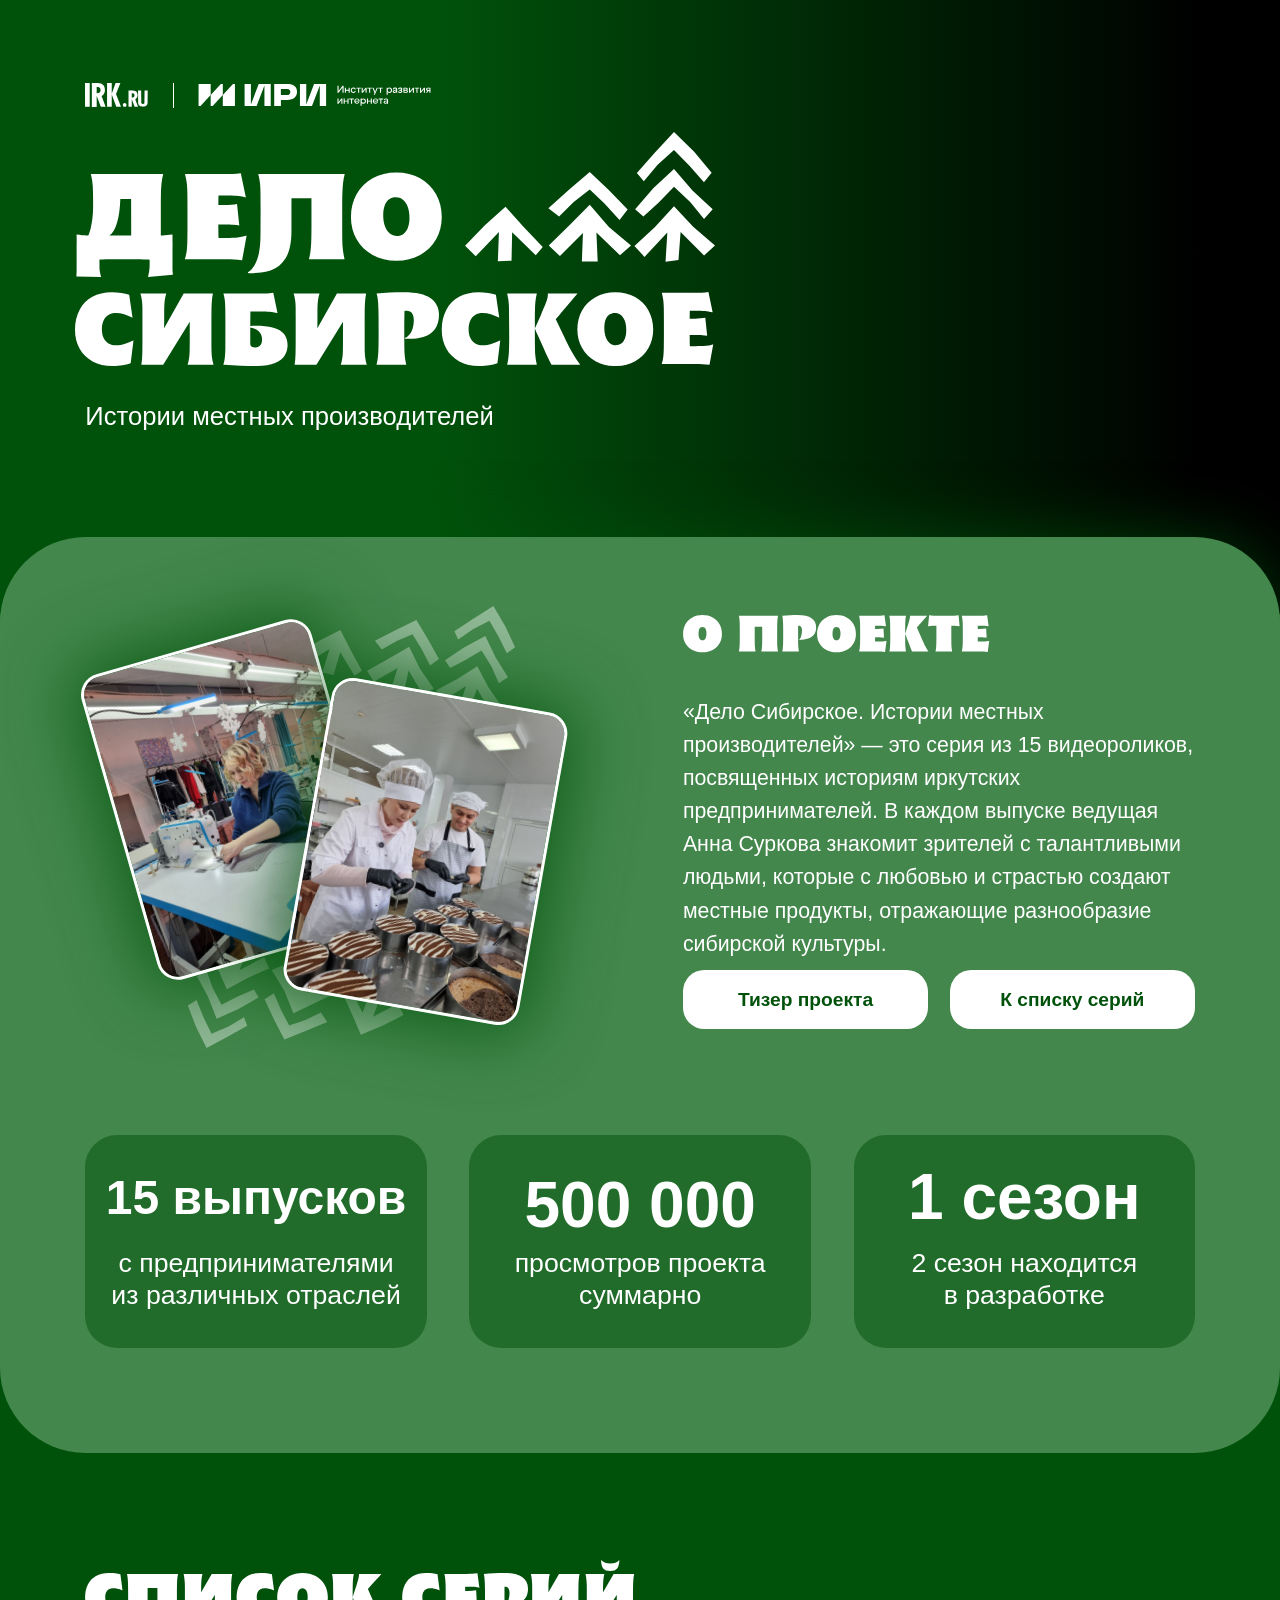
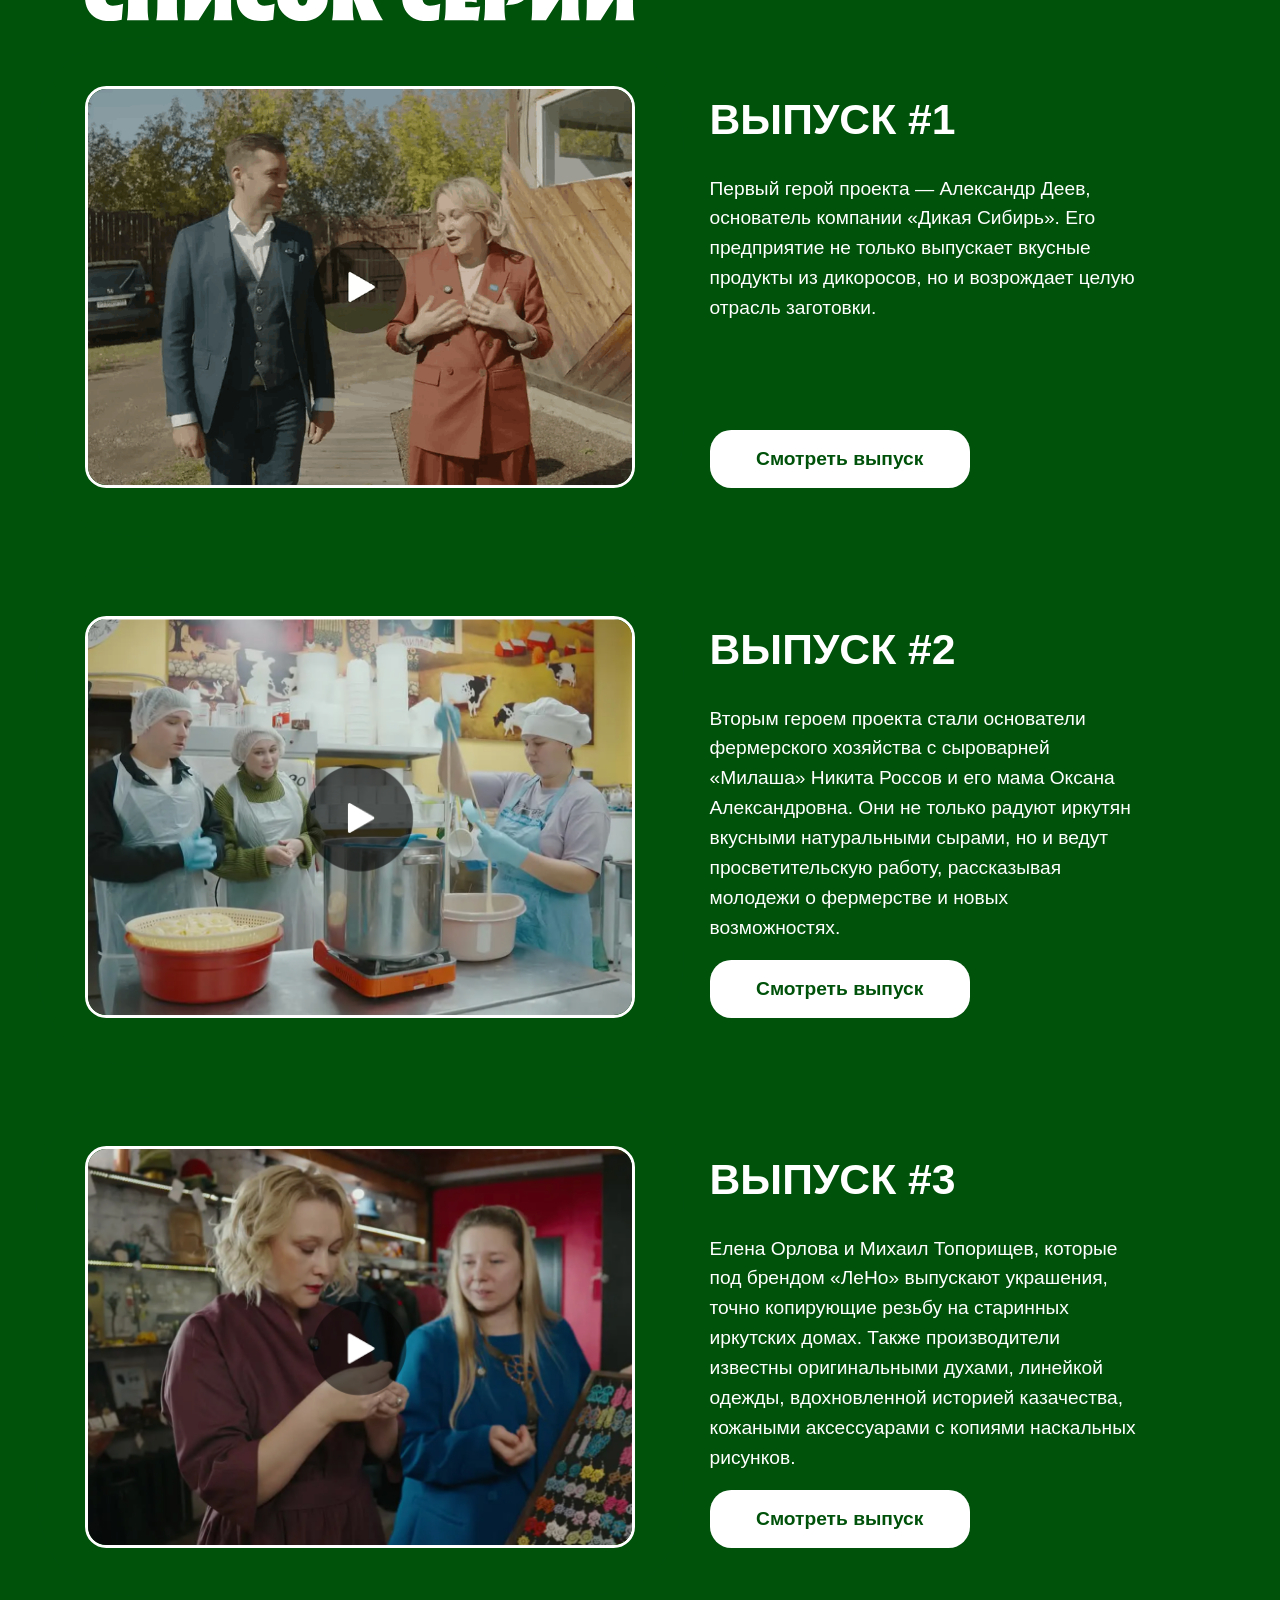
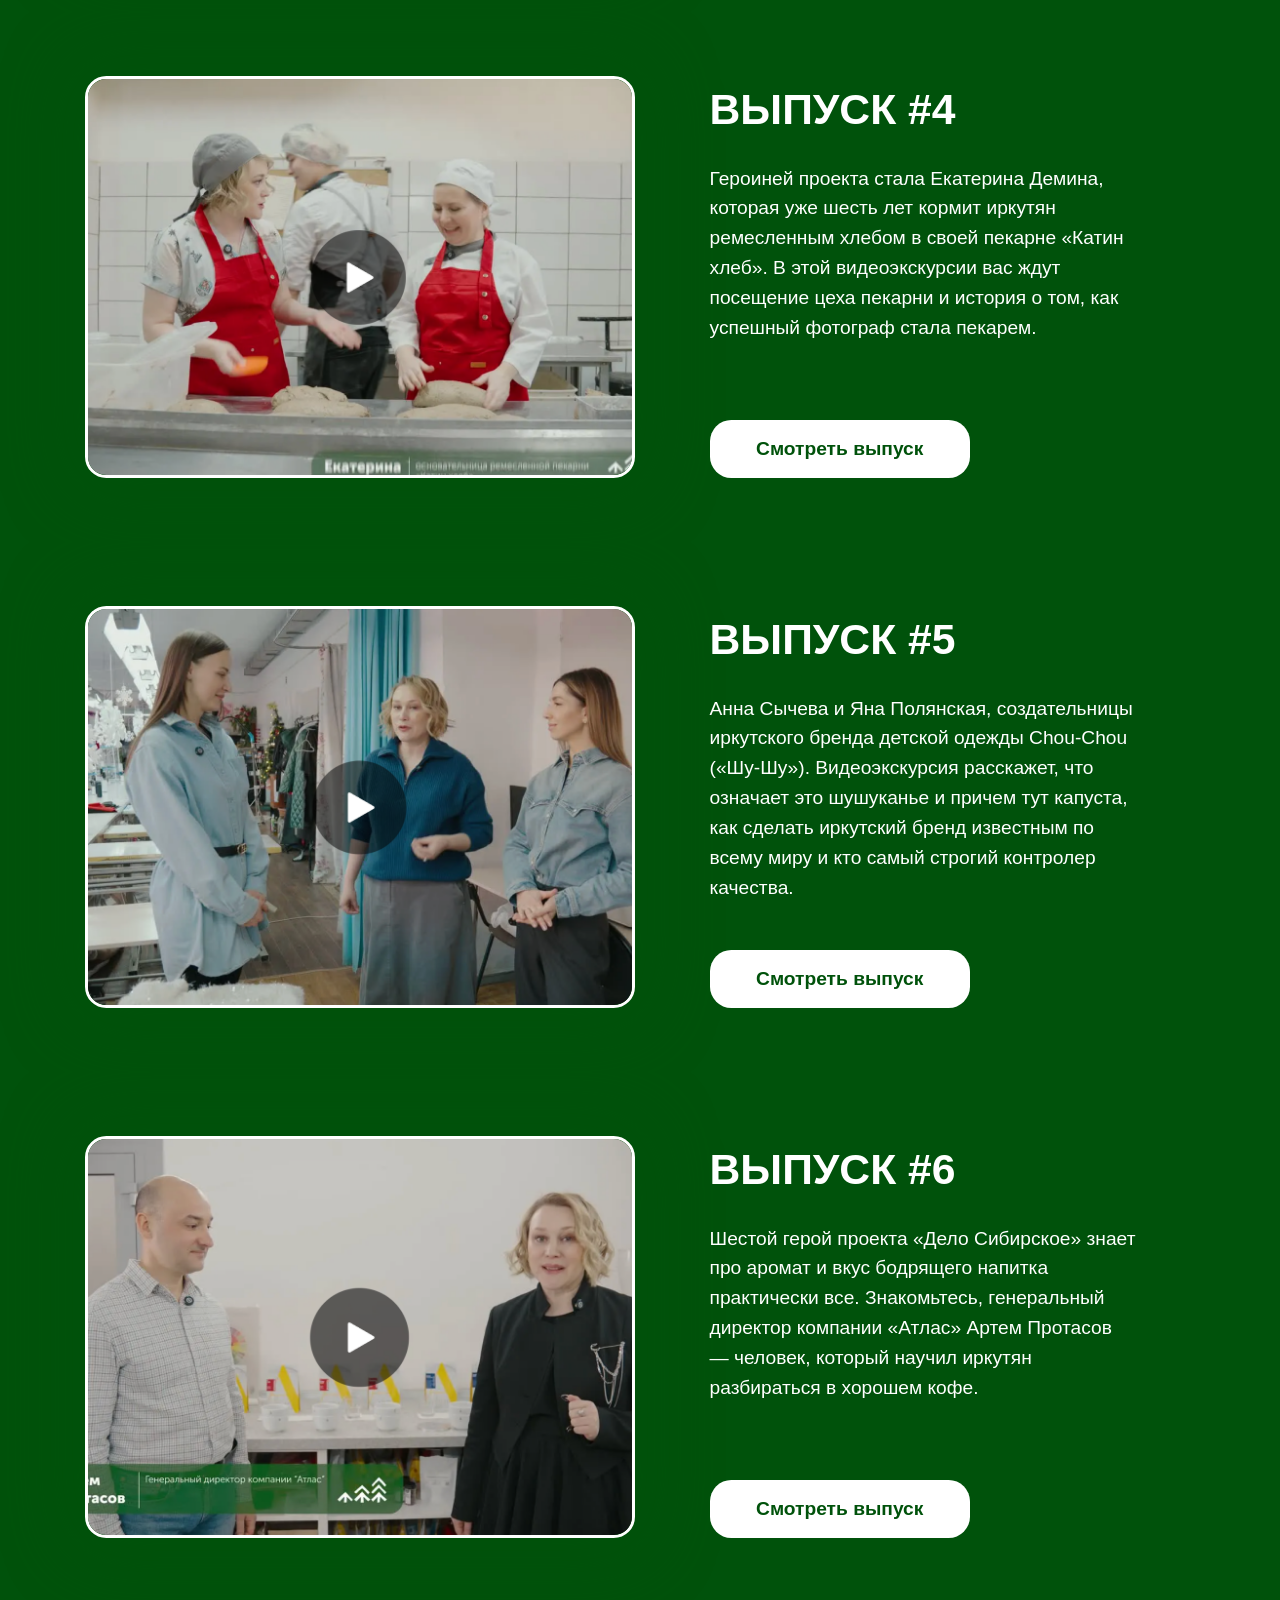
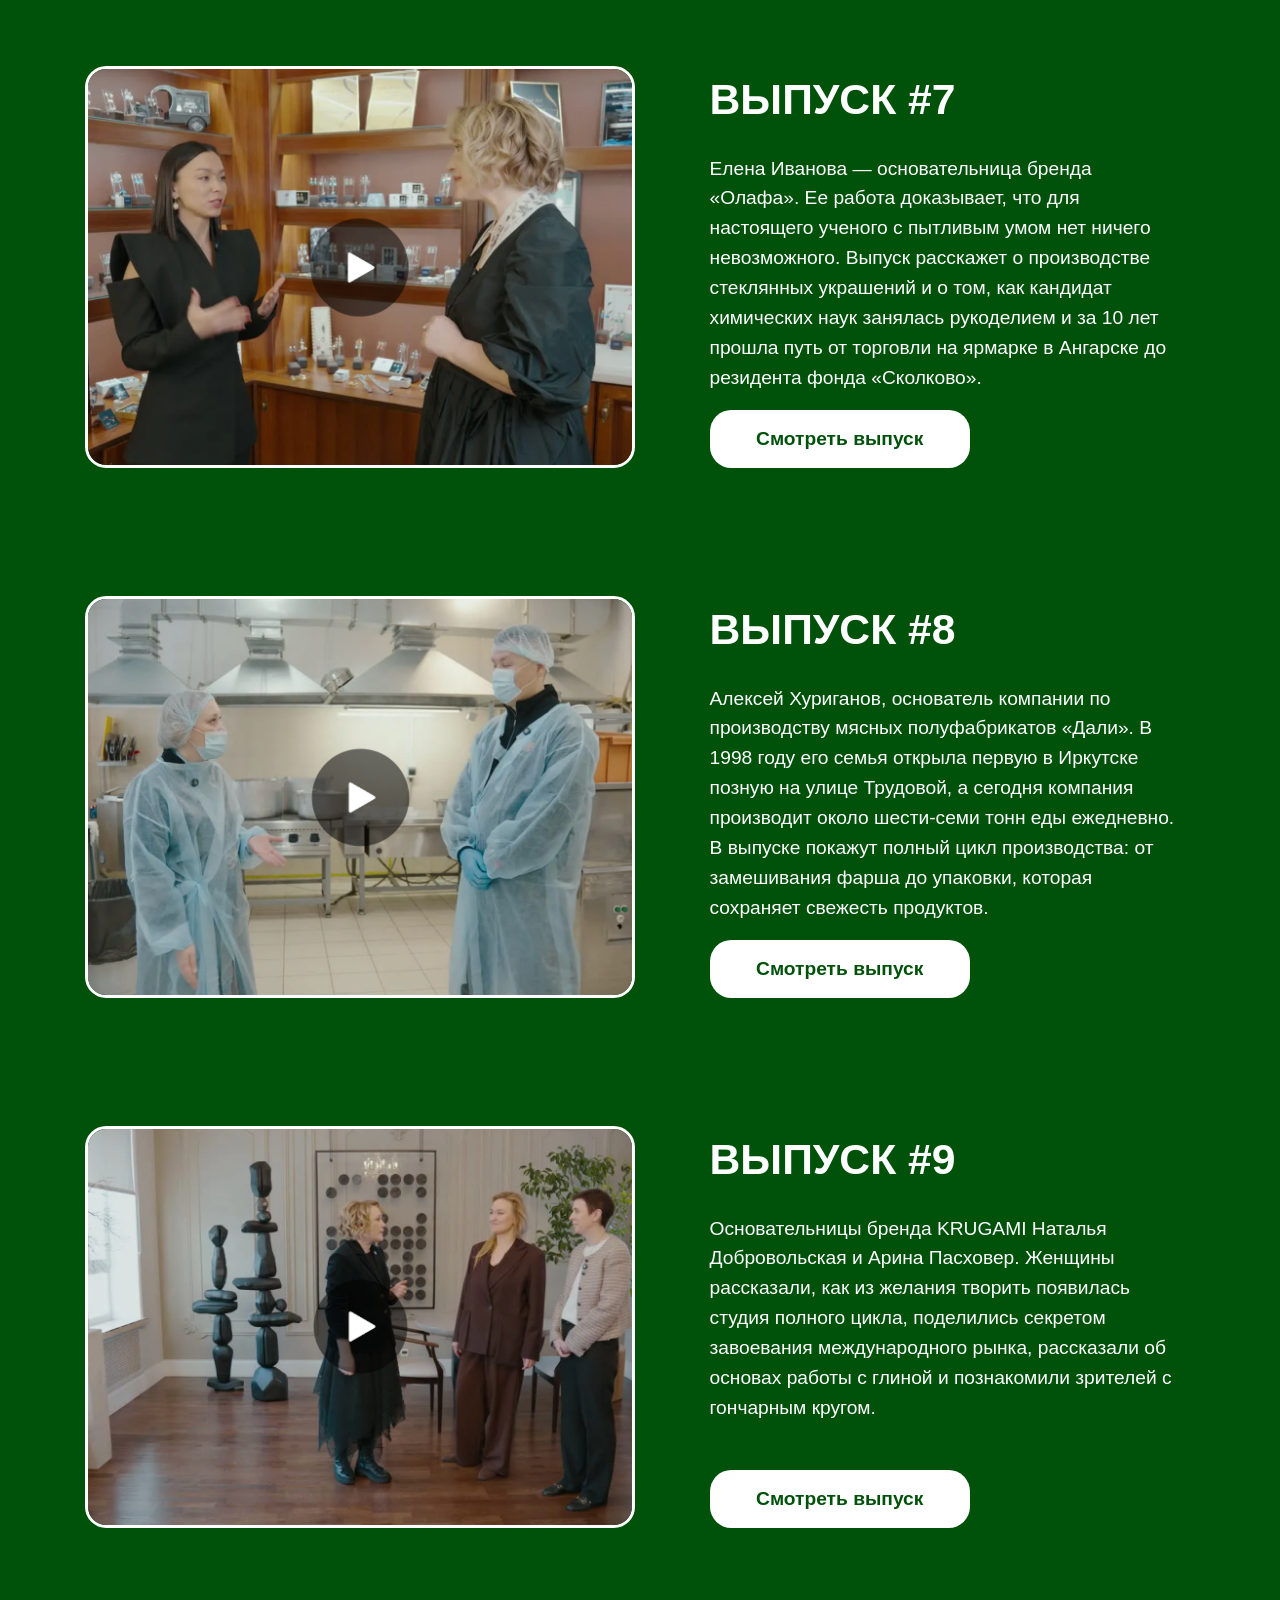
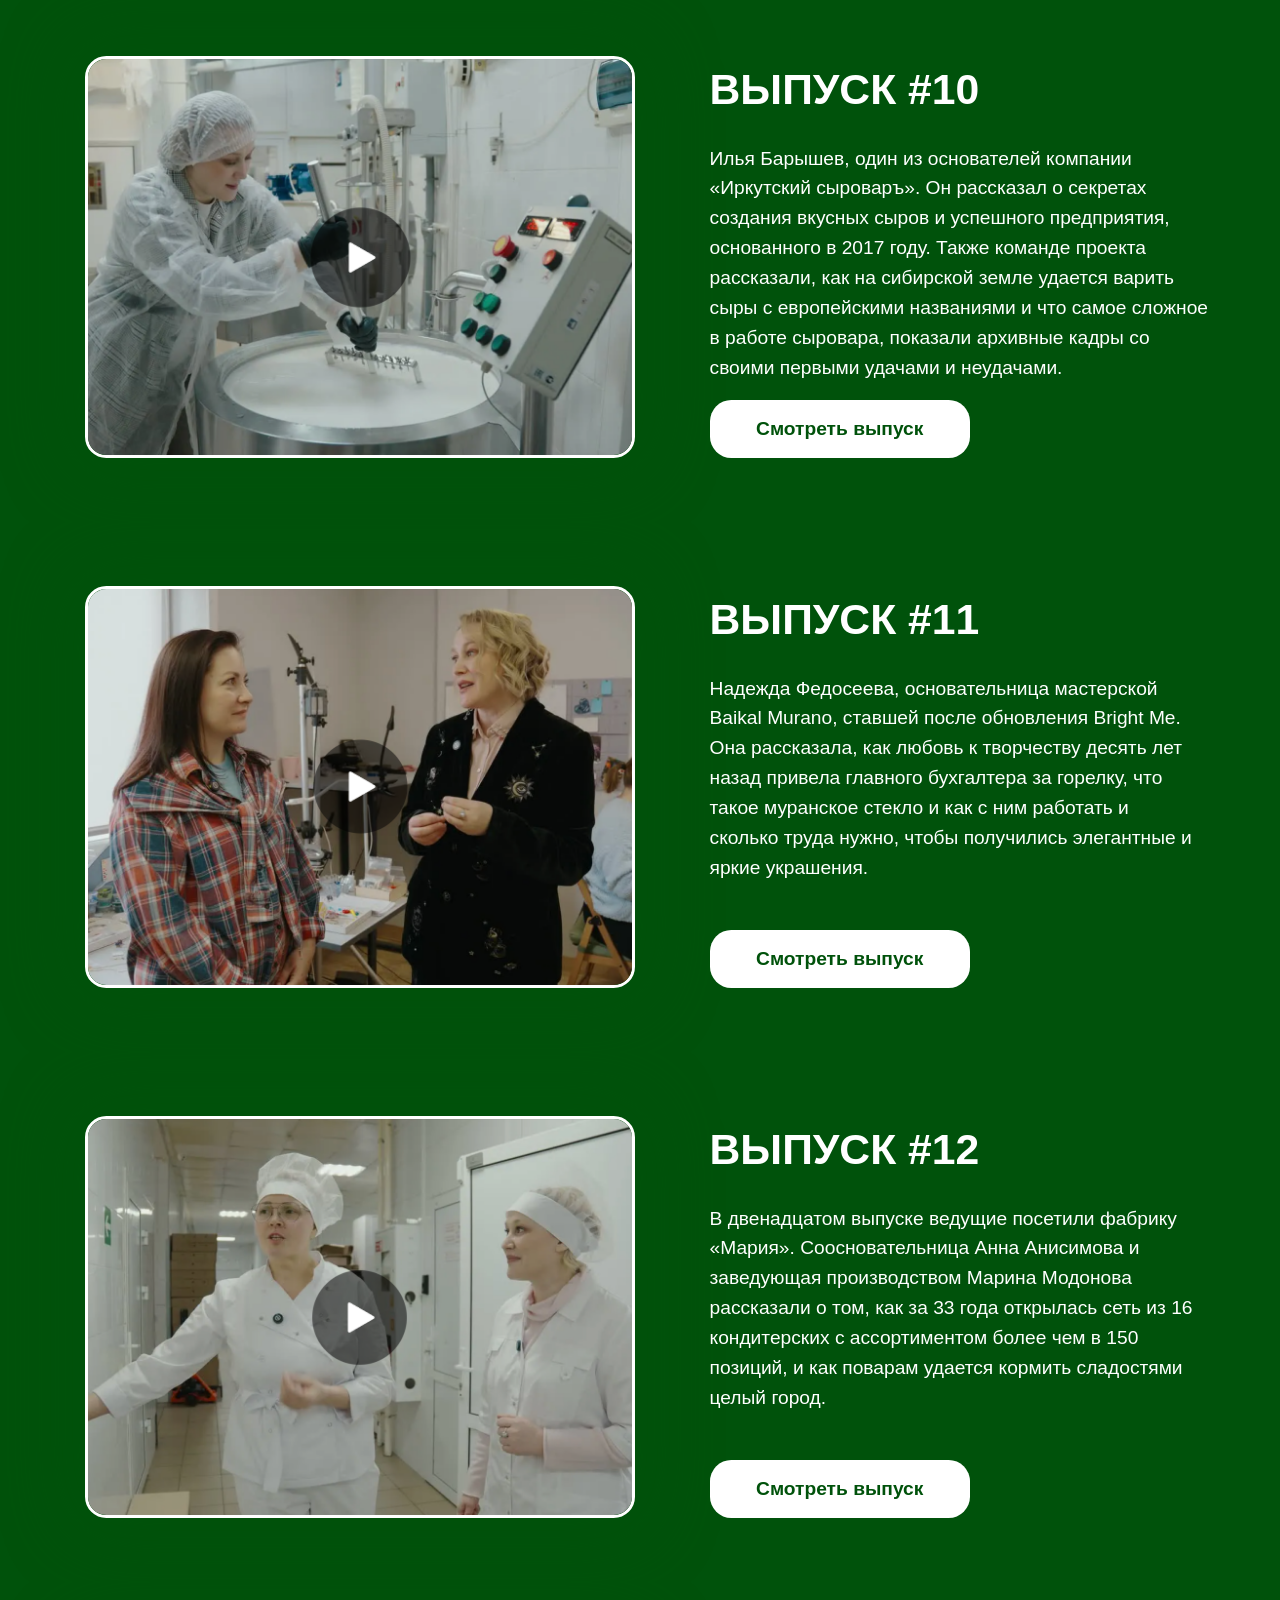
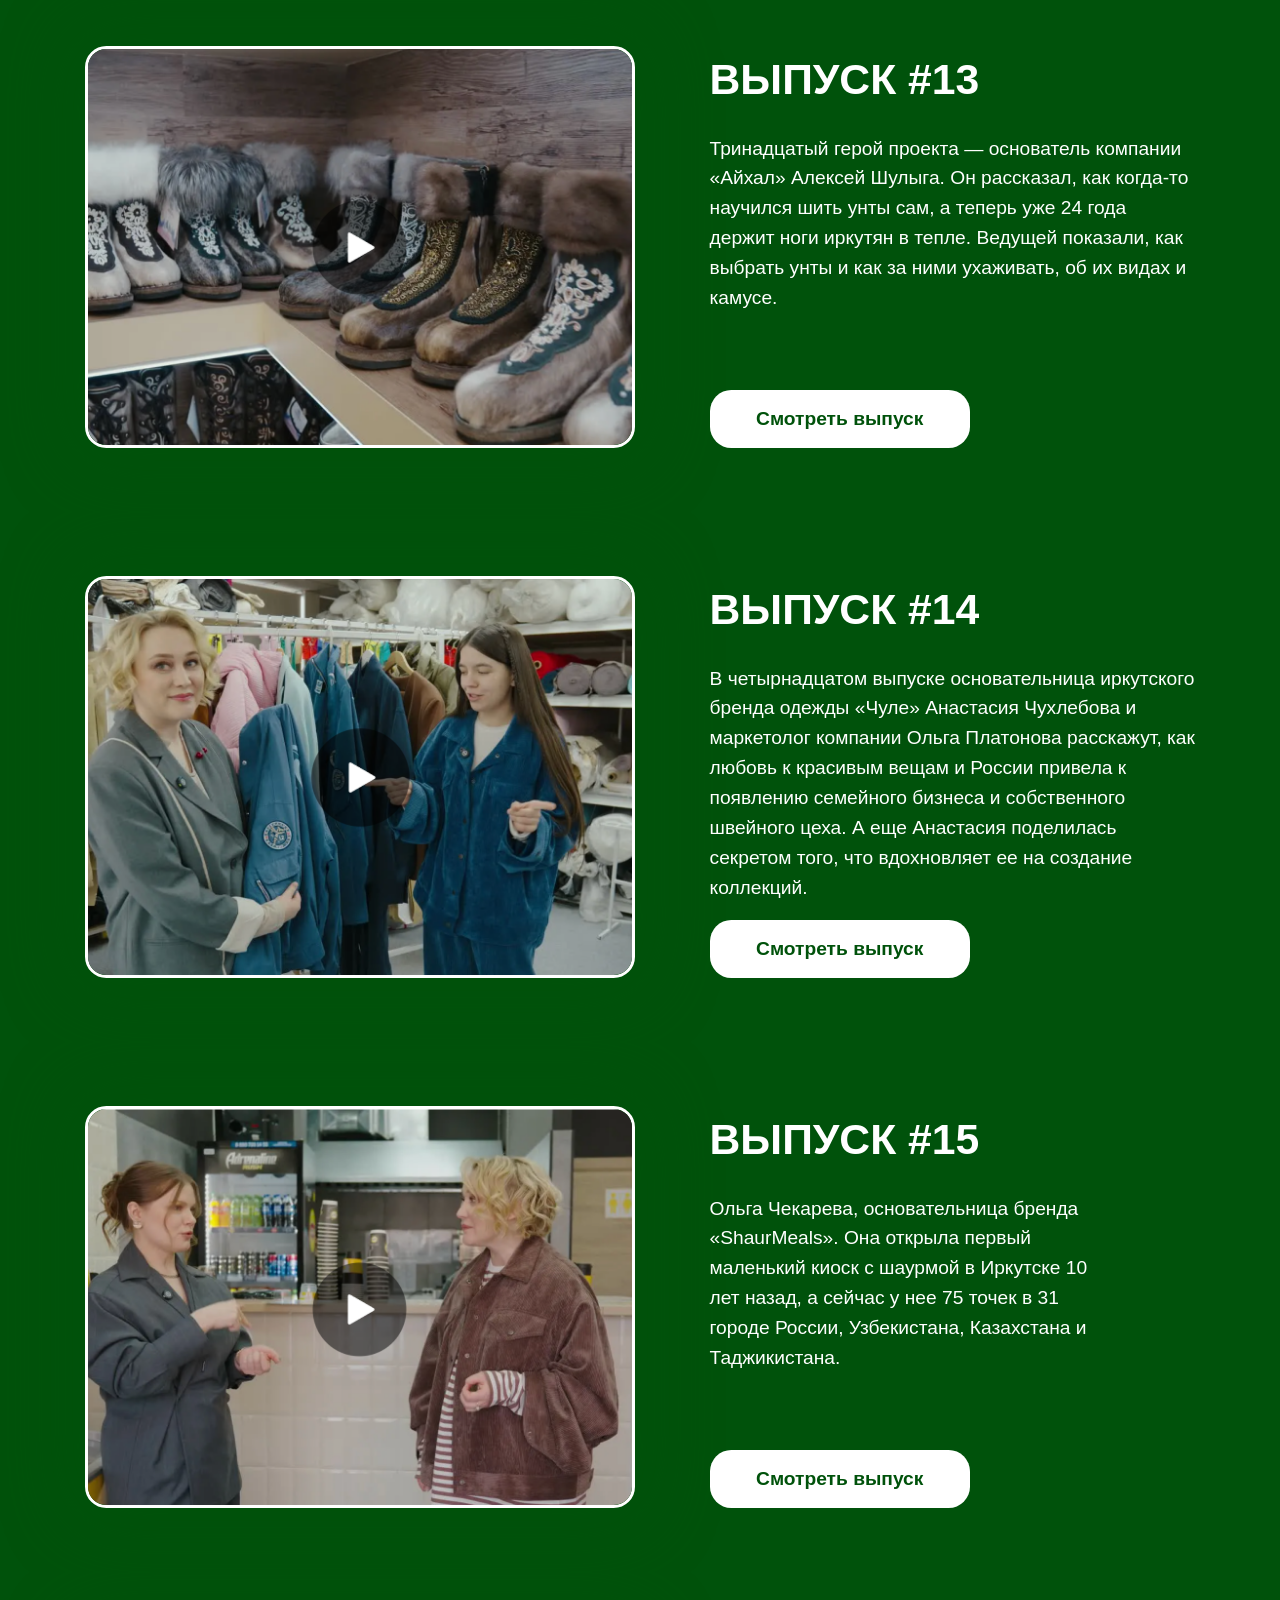
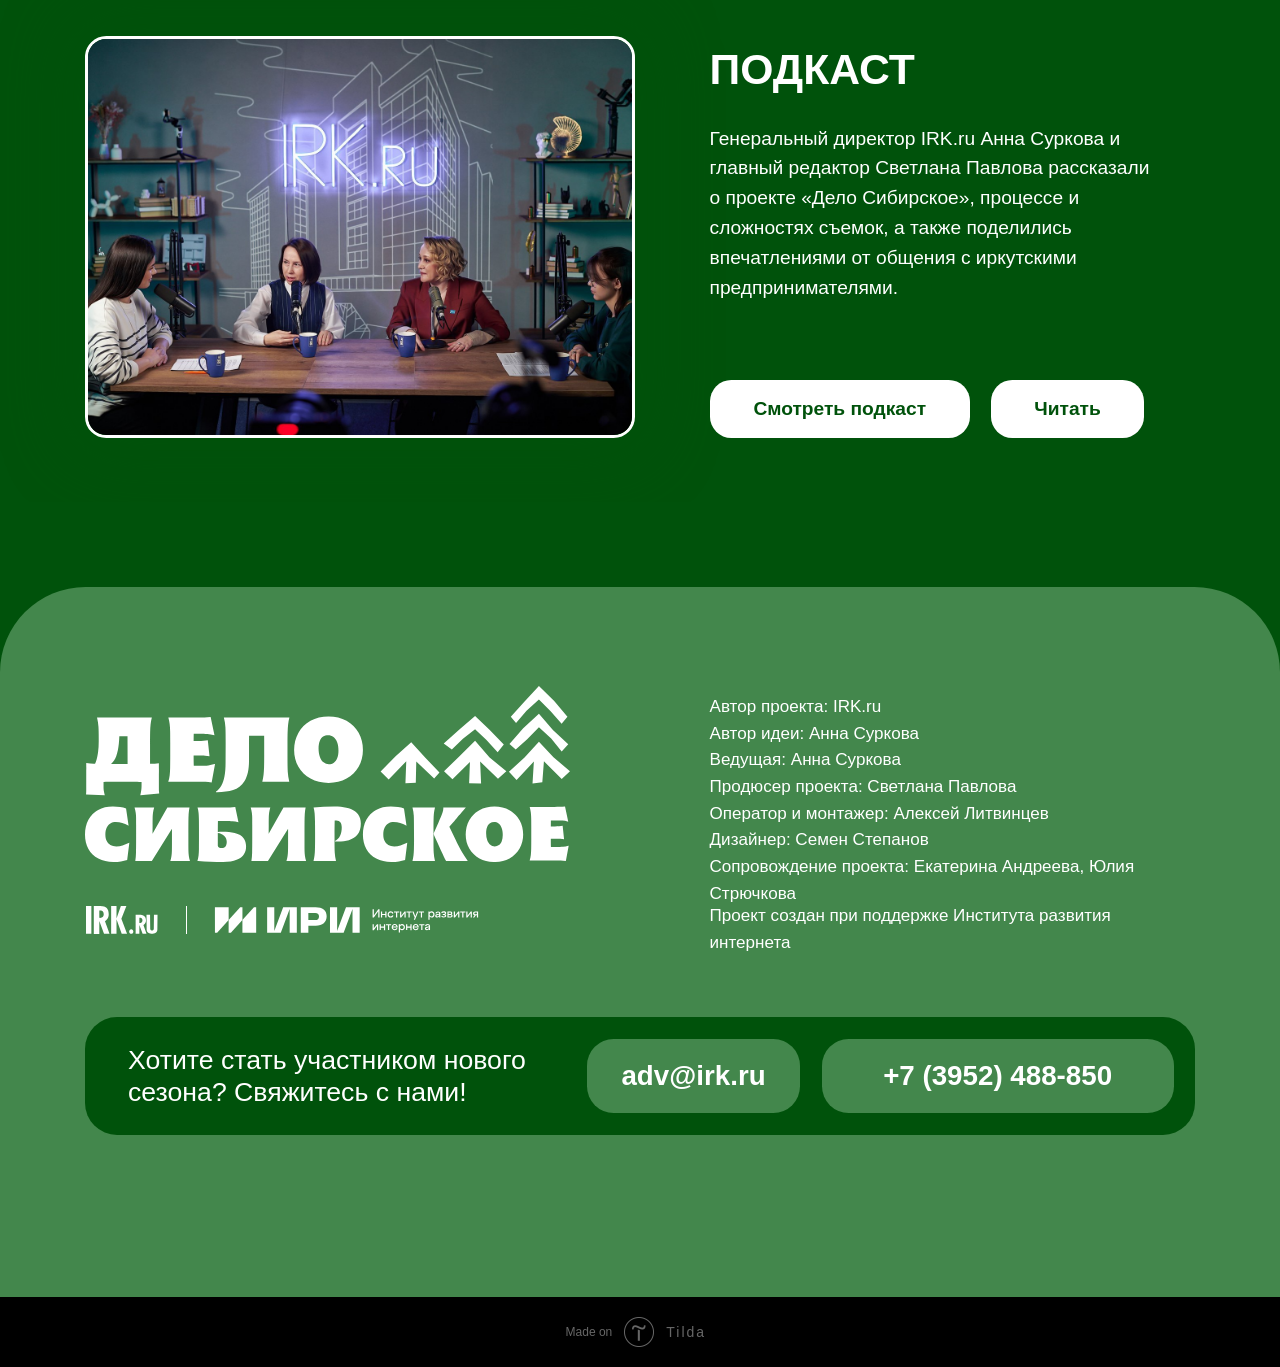
<file: index.html>
<!DOCTYPE html> <html> <head> <meta charset="utf-8" /> <meta http-equiv="Content-Type" content="text/html; charset=utf-8" /> <meta name="viewport" content="width=device-width, initial-scale=1.0" /> <!--metatextblock--> <title>Blank page</title> <meta property="og:url" content="page137540576.html" /> <meta property="og:title" content="Blank page" /> <meta property="og:description" content="" /> <meta property="og:type" content="website" /> <meta property="og:image" content="images/tild6263-6635-4465-b865-376530353437__-__resize__504x__bg.jpg" /> <link rel="canonical" href="page137540576.html"> <!--/metatextblock--> <meta name="format-detection" content="telephone=no" /> <meta http-equiv="x-dns-prefetch-control" content="on"> <link rel="dns-prefetch" href="https://ws.tildacdn.com">  <!--favicons--> <link rel="shortcut icon" href="images/tildafavicon.ico" type="image/x-icon"/> <!--/favicons--> <!-- Assets --> <script src="https://neo.tildacdn.com/js/tilda-fallback-1.0.min.js" async charset="utf-8"></script> <link rel="stylesheet" href="css/tilda-grid-3.0.min.css" type="text/css" media="all" onerror="this.loaderr='y';"/> <link rel="stylesheet" href="css/tilda-blocks-page137540576.min.css?t=1777451410" type="text/css" media="all" onerror="this.loaderr='y';" /> <link rel="stylesheet" href="css/tilda-animation-2.0.min.css" type="text/css" media="all" onerror="this.loaderr='y';" /> <link rel="stylesheet" href="css/tilda-popup-1.1.min.css" type="text/css" media="print" onload="this.media='all';" onerror="this.loaderr='y';" /> <noscript><link rel="stylesheet" href="css/tilda-popup-1.1.min.css" type="text/css" media="all" /></noscript> <link rel="stylesheet" href="css/fonts-tildasans.css" type="text/css" media="all" onerror="this.loaderr='y';" /> <script nomodule src="js/tilda-polyfill-1.0.min.js" charset="utf-8"></script> <script type="text/javascript">function t_onReady(func) {if(document.readyState!='loading') {func();} else {document.addEventListener('DOMContentLoaded',func);}}
function t_onFuncLoad(funcName,okFunc,time) {if(typeof window[funcName]==='function') {okFunc();} else {setTimeout(function() {t_onFuncLoad(funcName,okFunc,time);},(time||100));}}function t396_initialScale(t){var e=document.getElementById("rec"+t);if(e){var i=e.querySelector(".t396__artboard");if(i){window.tn_scale_initial_window_width||(window.tn_scale_initial_window_width=document.documentElement.clientWidth);var a=window.tn_scale_initial_window_width,r=[],n,l=i.getAttribute("data-artboard-screens");if(l){l=l.split(",");for(var o=0;o<l.length;o++)r[o]=parseInt(l[o],10)}else r=[320,480,640,960,1200];for(var o=0;o<r.length;o++){var d=r[o];a>=d&&(n=d)}var _="edit"===window.allrecords.getAttribute("data-tilda-mode"),c="center"===t396_getFieldValue(i,"valign",n,r),s="grid"===t396_getFieldValue(i,"upscale",n,r),w=t396_getFieldValue(i,"height_vh",n,r),g=t396_getFieldValue(i,"height",n,r),u=!!window.opr&&!!window.opr.addons||!!window.opera||-1!==navigator.userAgent.indexOf(" OPR/");if(!_&&c&&!s&&!w&&g&&!u){var h=parseFloat((a/n).toFixed(3)),f=[i,i.querySelector(".t396__carrier"),i.querySelector(".t396__filter")],v=Math.floor(parseInt(g,10)*h)+"px",p;i.style.setProperty("--initial-scale-height",v);for(var o=0;o<f.length;o++)f[o].style.setProperty("height","var(--initial-scale-height)");t396_scaleInitial__getElementsToScale(i).forEach((function(t){t.style.zoom=h}))}}}}function t396_scaleInitial__getElementsToScale(t){return t?Array.prototype.slice.call(t.children).filter((function(t){return t&&(t.classList.contains("t396__elem")||t.classList.contains("t396__group"))})):[]}function t396_getFieldValue(t,e,i,a){var r,n=a[a.length-1];if(!(r=i===n?t.getAttribute("data-artboard-"+e):t.getAttribute("data-artboard-"+e+"-res-"+i)))for(var l=0;l<a.length;l++){var o=a[l];if(!(o<=i)&&(r=o===n?t.getAttribute("data-artboard-"+e):t.getAttribute("data-artboard-"+e+"-res-"+o)))break}return r}window.TN_SCALE_INITIAL_VER="1.0",window.tn_scale_initial_window_width=null;</script> <script src="js/jquery-1.10.2.min.js" charset="utf-8" onerror="this.loaderr='y';"></script> <script src="js/tilda-scripts-3.0.min.js" charset="utf-8" defer onerror="this.loaderr='y';"></script> <script src="js/tilda-blocks-page137540576.min.js?t=1777451410" charset="utf-8" async onerror="this.loaderr='y';"></script> <script src="js/lazyload-1.3.min.export.js" charset="utf-8" async onerror="this.loaderr='y';"></script> <script src="js/tilda-animation-2.0.min.js" charset="utf-8" async onerror="this.loaderr='y';"></script> <script src="js/tilda-zero-1.1.min.js" charset="utf-8" async onerror="this.loaderr='y';"></script> <script src="js/tilda-menu-1.0.min.js" charset="utf-8" async onerror="this.loaderr='y';"></script> <script src="js/tilda-popup-1.0.min.js" charset="utf-8" async onerror="this.loaderr='y';"></script> <script src="js/tilda-video-1.0.min.js" charset="utf-8" async onerror="this.loaderr='y';"></script> <script src="js/tilda-video-processor-1.0.min.js" charset="utf-8" async onerror="this.loaderr='y';"></script> <script src="js/tilda-animation-sbs-1.0.min.js" charset="utf-8" async onerror="this.loaderr='y';"></script> <script src="js/tilda-zero-scale-1.0.min.js" charset="utf-8" async onerror="this.loaderr='y';"></script> <script src="js/tilda-zero-video-1.0.min.js" charset="utf-8" async onerror="this.loaderr='y';"></script> <script src="js/tilda-skiplink-1.0.min.js" charset="utf-8" async onerror="this.loaderr='y';"></script> <script src="js/tilda-events-1.0.min.js" charset="utf-8" async onerror="this.loaderr='y';"></script> <script type="text/javascript">window.dataLayer=window.dataLayer||[];</script> <script type="text/javascript">(function() {if((/bot|google|yandex|baidu|bing|msn|duckduckbot|teoma|slurp|crawler|spider|robot|crawling|facebook/i.test(navigator.userAgent))===false&&typeof(sessionStorage)!='undefined'&&sessionStorage.getItem('visited')!=='y'&&document.visibilityState){var style=document.createElement('style');style.type='text/css';style.innerHTML='@media screen and (min-width: 980px) {.t-records {opacity: 0;}.t-records_animated {-webkit-transition: opacity ease-in-out .2s;-moz-transition: opacity ease-in-out .2s;-o-transition: opacity ease-in-out .2s;transition: opacity ease-in-out .2s;}.t-records.t-records_visible {opacity: 1;}}';document.getElementsByTagName('head')[0].appendChild(style);function t_setvisRecs(){var alr=document.querySelectorAll('.t-records');Array.prototype.forEach.call(alr,function(el) {el.classList.add("t-records_animated");});setTimeout(function() {Array.prototype.forEach.call(alr,function(el) {el.classList.add("t-records_visible");});sessionStorage.setItem("visited","y");},400);}
document.addEventListener('DOMContentLoaded',t_setvisRecs);}})();</script></head> <body class="t-body" style="margin:0;"> <!--allrecords--> <div id="allrecords" data-tilda-export="yes" class="t-records" data-hook="blocks-collection-content-node" data-tilda-project-id="2079329" data-tilda-page-id="137540576" data-tilda-formskey="3e0871c2392aa0748342a9afc2079329" data-tilda-lazy="yes" data-tilda-root-zone="com" data-tilda-project-country="RU"> <div id="rec2206826181" class="r t-rec" style=" " data-animationappear="off" data-record-type="396"> <!-- T396 --> <style>#rec2206826181 .t396__artboard {z-index:9998;}#rec2206826181 .t396__artboard {height:576px;background-color:#00520b;overflow:visible;}#rec2206826181 .t396__filter {height:576px;}#rec2206826181 .t396__carrier{height:576px;background-position:center center;background-attachment:scroll;background-size:cover;background-repeat:no-repeat;}@media screen and (max-width:1199px) {#rec2206826181 .t396__artboard,#rec2206826181 .t396__filter,#rec2206826181 .t396__carrier {height:586px;}#rec2206826181 .t396__filter {}#rec2206826181 .t396__carrier {background-attachment:scroll;}}#rec2206826181 .tn-elem[data-elem-id="1777272422766"]{z-index:3;top:0px;;left:calc(50% - 600px + 407px);;width:793px;height:576px;}#rec2206826181 .tn-elem[data-elem-id="1777272422766"] .tn-atom{border-radius:0px 0px 0px 0px;overflow:hidden;background-position:center center;border-width:var(--t396-borderwidth,0);border-style:var(--t396-borderstyle,solid);border-color:var(--t396-bordercolor,transparent);transition:background-color var(--t396-speedhover,0s) ease-in-out,color var(--t396-speedhover,0s) ease-in-out,border-color var(--t396-speedhover,0s) ease-in-out,box-shadow var(--t396-shadowshoverspeed,0.2s) ease-in-out;}#rec2206826181 .tn-elem[data-elem-id="1777272422766"] .tn-atom__video-play-icon svg{width:70px;height:70px;}#rec2206826181 .tn-elem[data-elem-id="1777272422766"] .tn-atom__video-play-icon svg circle{fill:#000000;}@media screen and (max-width:1199px){#rec2206826181 .tn-elem[data-elem-id="1777272422766"]{display:table;top:100px;;left:calc(50% - 160px + 0px);;width:320px;height:486px;}}#rec2206826181 .tn-elem[data-elem-id="1777275262175"]{z-index:3;top:0px;;left:calc(50% - 600px + 406px);;width:721px;height:577px;}#rec2206826181 .tn-elem[data-elem-id="1777275262175"] .tn-atom{border-radius:0px 0px 0px 0px;background-image:linear-gradient(0.25turn,rgba(0,82,11,1) 0%,rgba(0,82,11,0) 100%);border-width:var(--t396-borderwidth,0);border-style:var(--t396-borderstyle,solid);border-color:var(--t396-bordercolor,transparent);transition:background-color var(--t396-speedhover,0s) ease-in-out,color var(--t396-speedhover,0s) ease-in-out,border-color var(--t396-speedhover,0s) ease-in-out,box-shadow var(--t396-shadowshoverspeed,0.2s) ease-in-out;}@media screen and (max-width:1199px){#rec2206826181 .tn-elem[data-elem-id="1777275262175"]{display:table;top:100px;;left:calc(50% - 160px + 0px);;width:320px;height:357px;}#rec2206826181 .tn-elem[data-elem-id="1777275262175"] .tn-atom{background-image:linear-gradient(0.5turn,rgba(0,82,11,1) 0%,rgba(0,82,11,0) 100%);background-color:transparent;background-size:cover;}}#rec2206826181 .tn-elem[data-elem-id="1777275914441000001"]{z-index:3;top:124px;;left:calc(50% - 600px + 70px);;width:600px;height:auto;}#rec2206826181 .tn-elem[data-elem-id="1777275914441000001"] .tn-atom{border-radius:0px 0px 0px 0px;background-position:center center;border-width:var(--t396-borderwidth,0);border-style:var(--t396-borderstyle,solid);border-color:var(--t396-bordercolor,transparent);transition:background-color var(--t396-speedhover,0s) ease-in-out,color var(--t396-speedhover,0s) ease-in-out,border-color var(--t396-speedhover,0s) ease-in-out,box-shadow var(--t396-shadowshoverspeed,0.2s) ease-in-out;}#rec2206826181 .tn-elem[data-elem-id="1777275914441000001"] .tn-atom__img{border-radius:0px 0px 0px 0px;object-position:center center;}@media screen and (max-width:1199px){#rec2206826181 .tn-elem[data-elem-id="1777275914441000001"]{display:table;top:85px;;left:calc(50% - 160px + 20px);;width:280px;height:auto;}}#rec2206826181 .tn-elem[data-elem-id="1777275538827000003"]{z-index:3;top:78px;;left:calc(50% - 600px + 162px);;width:1px;height:23px;}#rec2206826181 .tn-elem[data-elem-id="1777275538827000003"] .tn-atom{border-radius:0px 0px 0px 0px;background-color:#ffffff;background-position:center center;border-width:var(--t396-borderwidth,0);border-style:var(--t396-borderstyle,solid);border-color:var(--t396-bordercolor,transparent);transition:background-color var(--t396-speedhover,0s) ease-in-out,color var(--t396-speedhover,0s) ease-in-out,border-color var(--t396-speedhover,0s) ease-in-out,box-shadow var(--t396-shadowshoverspeed,0.2s) ease-in-out;}@media screen and (max-width:1199px){#rec2206826181 .tn-elem[data-elem-id="1777275538827000003"]{display:table;top:38px;;left:calc(50% - 160px + 104px);;width:1px;height:16px;}}#rec2206826181 .tn-elem[data-elem-id="1777275538827000002"]{z-index:3;top:78px;;left:calc(50% - 600px + 80px);;width:60px;height:auto;}#rec2206826181 .tn-elem[data-elem-id="1777275538827000002"] .tn-atom{border-radius:0px 0px 0px 0px;background-position:center center;border-width:var(--t396-borderwidth,0);border-style:var(--t396-borderstyle,solid);border-color:var(--t396-bordercolor,transparent);transition:background-color var(--t396-speedhover,0s) ease-in-out,color var(--t396-speedhover,0s) ease-in-out,border-color var(--t396-speedhover,0s) ease-in-out,box-shadow var(--t396-shadowshoverspeed,0.2s) ease-in-out;}#rec2206826181 .tn-elem[data-elem-id="1777275538827000002"] .tn-atom__img{border-radius:0px 0px 0px 0px;object-position:center center;}@media screen and (max-width:1199px){#rec2206826181 .tn-elem[data-elem-id="1777275538827000002"]{display:table;top:38px;;left:calc(50% - 160px + 49px);;width:41px;height:auto;}}#rec2206826181 .tn-elem[data-elem-id="1777275538827000001"]{z-index:3;top:78px;;left:calc(50% - 600px + 184px);;width:222px;height:auto;}#rec2206826181 .tn-elem[data-elem-id="1777275538827000001"] .tn-atom{border-radius:0px 0px 0px 0px;background-position:center center;border-width:var(--t396-borderwidth,0);border-style:var(--t396-borderstyle,solid);border-color:var(--t396-bordercolor,transparent);transition:background-color var(--t396-speedhover,0s) ease-in-out,color var(--t396-speedhover,0s) ease-in-out,border-color var(--t396-speedhover,0s) ease-in-out,box-shadow var(--t396-shadowshoverspeed,0.2s) ease-in-out;}#rec2206826181 .tn-elem[data-elem-id="1777275538827000001"] .tn-atom__img{border-radius:0px 0px 0px 0px;object-position:center center;}@media screen and (max-width:1199px){#rec2206826181 .tn-elem[data-elem-id="1777275538827000001"]{display:table;top:38px;;left:calc(50% - 160px + 118px);;width:152px;height:auto;}}#rec2206826181 .tn-elem[data-elem-id="1777277546348"]{color:#ffffff;z-index:3;top:372px;;left:calc(50% - 600px + 80px);;width:560px;height:auto;}#rec2206826181 .tn-elem[data-elem-id="1777277546348"] .tn-atom{vertical-align:middle;color:#ffffff;font-size:24px;font-family:var(--t-text-font,Arial);line-height:1.55;font-weight:400;background-position:center center;border-width:var(--t396-borderwidth,0);border-style:var(--t396-borderstyle,solid);border-color:var(--t396-bordercolor,transparent);transition:background-color var(--t396-speedhover,0s) ease-in-out,color var(--t396-speedhover,0s) ease-in-out,border-color var(--t396-speedhover,0s) ease-in-out,box-shadow var(--t396-shadowshoverspeed,0.2s) ease-in-out;--t396-shadow-text-opacity:100%;text-shadow:var(--t396-shadow-text-x,0px) var(--t396-shadow-text-y,0px) var(--t396-shadow-text-blur,0px) rgba(var(--t396-shadow-text-color),var(--t396-shadow-text-opacity,100%));}@media screen and (max-width:1199px){#rec2206826181 .tn-elem[data-elem-id="1777277546348"]{display:table;top:223px;;left:calc(50% - 160px + 64px);;width:193px;height:auto;text-align:center;}#rec2206826181 .tn-elem[data-elem-id="1777277546348"] .tn-atom{white-space:normal;font-size:20px;line-height:1;background-size:cover;}}</style> <div class='t396'> <div class="t396__artboard" data-artboard-recid="2206826181" data-artboard-screens="320,1200" data-artboard-height="576" data-artboard-valign="center" data-artboard-upscale="window" data-artboard-ovrflw="visible" data-artboard-height-res-320="586"> <div class="t396__carrier" data-artboard-recid="2206826181"></div> <div class="t396__filter" data-artboard-recid="2206826181"></div> <div class='t396__elem tn-elem tn-elem__22068261811777272422766' data-elem-id='1777272422766' data-elem-type='video' data-field-top-value="0" data-field-left-value="407" data-field-height-value="576" data-field-width-value="793" data-field-axisy-value="top" data-field-axisx-value="left" data-field-container-value="grid" data-field-topunits-value="px" data-field-leftunits-value="px" data-field-heightunits-value="px" data-field-widthunits-value="px" data-field-autoplay-value="y" data-field-loop-value="y" data-field-mute-value="y" data-field-heightmode-value="fixed" data-field-top-res-320-value="100" data-field-left-res-320-value="0" data-field-height-res-320-value="486" data-field-width-res-320-value="320" data-field-container-res-320-value="grid" data-field-widthmode-res-320-value="fixed"> <div class='tn-atom' style="height:100%;"> <div
class='tn-atom__videoiframe' data-mp4video="https://static.irk.ru/media/img/site/uploads/2026/4/ab461b5540769d4b8fdcc5de55e9d93a120aaafd.mp4" data-video-object-fit="cover" data-video-controls="hidden" style="width:100%; height:100%;"></div> </div> </div> <div class='t396__elem tn-elem tn-elem__22068261811777275262175' data-elem-id='1777275262175' data-elem-type='shape' data-field-top-value="0" data-field-left-value="406" data-field-height-value="577" data-field-width-value="721" data-field-axisy-value="top" data-field-axisx-value="left" data-field-container-value="grid" data-field-topunits-value="px" data-field-leftunits-value="px" data-field-heightunits-value="px" data-field-widthunits-value="px" data-field-heightmode-value="fixed" data-field-top-res-320-value="100" data-field-left-res-320-value="0" data-field-height-res-320-value="357" data-field-width-res-320-value="320" data-field-container-res-320-value="grid" data-field-widthmode-res-320-value="fixed"> <div class='tn-atom'> </div> </div> <div class='t396__elem tn-elem tn-elem__22068261811777275914441000001' data-elem-id='1777275914441000001' data-elem-type='image' data-field-top-value="124" data-field-left-value="70" data-field-height-value="219" data-field-width-value="600" data-field-axisy-value="top" data-field-axisx-value="left" data-field-container-value="grid" data-field-topunits-value="px" data-field-leftunits-value="px" data-field-heightunits-value="px" data-field-widthunits-value="px" data-field-filewidth-value="658" data-field-fileheight-value="240" data-field-lazyoff-value="y" data-field-heightmode-value="hug" data-field-top-res-320-value="85" data-field-left-res-320-value="20" data-field-height-res-320-value="102" data-field-width-res-320-value="280" data-field-widthmode-res-320-value="fixed"> <div class='tn-atom'> <img class='tn-atom__img' src='images/tild3561-6236-4466-a264-356233316262__logo.svg' alt='' imgfield='tn_img_1777275914441000001' /> </div> </div> <div class='t396__elem tn-elem tn-elem__22068261811777275538827000003' data-elem-id='1777275538827000003' data-elem-type='shape' data-field-top-value="78" data-field-left-value="162" data-field-height-value="23" data-field-width-value="1" data-field-axisy-value="top" data-field-axisx-value="left" data-field-container-value="grid" data-field-topunits-value="px" data-field-leftunits-value="px" data-field-heightunits-value="px" data-field-widthunits-value="px" data-field-top-res-320-value="38" data-field-left-res-320-value="104" data-field-height-res-320-value="16" data-field-width-res-320-value="1" data-field-container-res-320-value="grid"> <div class='tn-atom'> </div> </div> <div class='t396__elem tn-elem tn-elem__22068261811777275538827000002' data-elem-id='1777275538827000002' data-elem-type='image' data-field-top-value="78" data-field-left-value="80" data-field-height-value="23" data-field-width-value="60" data-field-axisy-value="top" data-field-axisx-value="left" data-field-container-value="grid" data-field-topunits-value="px" data-field-leftunits-value="px" data-field-heightunits-value="px" data-field-widthunits-value="px" data-field-filewidth-value="45" data-field-fileheight-value="17" data-field-lazyoff-value="y" data-field-heightmode-value="hug" data-field-top-res-320-value="38" data-field-left-res-320-value="49" data-field-height-res-320-value="15" data-field-width-res-320-value="41" data-field-container-res-320-value="grid"> <a class='tn-atom' href="http://www.irk.ru/" target="_blank"> <img class='tn-atom__img' src='images/tild3233-3065-4836-b134-643136643663__irk1.svg' alt='' imgfield='tn_img_1777275538827000002' /> </a> </div> <div class='t396__elem tn-elem tn-elem__22068261811777275538827000001' data-elem-id='1777275538827000001' data-elem-type='image' data-field-top-value="78" data-field-left-value="184" data-field-height-value="23" data-field-width-value="222" data-field-axisy-value="top" data-field-axisx-value="left" data-field-container-value="grid" data-field-topunits-value="px" data-field-leftunits-value="px" data-field-heightunits-value="px" data-field-widthunits-value="px" data-field-filewidth-value="1427" data-field-fileheight-value="145" data-field-lazyoff-value="y" data-field-heightmode-value="hug" data-field-top-res-320-value="38" data-field-left-res-320-value="118" data-field-height-res-320-value="16" data-field-width-res-320-value="152" data-field-container-res-320-value="grid"> <a class='tn-atom' href="https://xn--h1aax.xn--p1ai/" target="_blank"> <img class='tn-atom__img' src='images/tild3838-3461-4563-b239-393230656133____.svg' alt='' imgfield='tn_img_1777275538827000001' /> </a> </div> <div class='t396__elem tn-elem tn-elem__22068261811777277546348' data-elem-id='1777277546348' data-elem-type='text' data-field-top-value="372" data-field-left-value="80" data-field-height-value="37" data-field-width-value="560" data-field-axisy-value="top" data-field-axisx-value="left" data-field-container-value="grid" data-field-topunits-value="px" data-field-leftunits-value="px" data-field-heightunits-value="px" data-field-widthunits-value="px" data-field-textfit-value="autoheight" data-field-fontsize-value="24" data-field-top-res-320-value="223" data-field-left-res-320-value="64" data-field-width-res-320-value="193" data-field-fontsize-res-320-value="20"> <div class='tn-atom'field='tn_text_1777277546348'>Истории местных производителей</div> </div> </div> </div> <script>t_onFuncLoad('t396_initialScale',function() {t396_initialScale('2206826181');});t_onReady(function() {t_onFuncLoad('t396_init',function() {t396_init('2206826181');});});</script> <!-- /T396 --> </div> <div id="rec2207111021" class="r t-rec" style=" " data-animationappear="off" data-record-type="396"> <!-- T396 --> <style>#rec2207111021 .t396__artboard {z-index:9999;}#rec2207111021 .t396__artboard {height:700px;background-color:#43874c;overflow:visible;}#rec2207111021 .t396__filter {height:700px;}#rec2207111021 .t396__carrier{height:700px;background-position:center center;background-attachment:scroll;background-size:cover;background-repeat:no-repeat;}@media screen and (max-width:1199px) {#rec2207111021 .t396__artboard,#rec2207111021 .t396__filter,#rec2207111021 .t396__carrier {height:1350px;}#rec2207111021 .t396__filter {}#rec2207111021 .t396__carrier {background-attachment:scroll;}}#rec2207111021 .tn-elem[data-elem-id="1777280805537000001"]{z-index:3;top:-72px;;left:calc(50% - 600px + 0px);;width:1200px;height:858px;}#rec2207111021 .tn-elem[data-elem-id="1777280805537000001"] .tn-atom{border-radius:80px 80px 80px 80px;background-color:#43874c;background-position:center center;border-width:var(--t396-borderwidth,0);border-style:var(--t396-borderstyle,solid);border-color:var(--t396-bordercolor,transparent);box-shadow:0px 0px 60px 0px rgba(0,82,11,0.7);transition:background-color var(--t396-speedhover,0s) ease-in-out,color var(--t396-speedhover,0s) ease-in-out,border-color var(--t396-speedhover,0s) ease-in-out,box-shadow var(--t396-shadowshoverspeed,0.2s) ease-in-out;}@media screen and (max-width:1199px){#rec2207111021 .tn-elem[data-elem-id="1777280805537000001"]{display:table;top:-42px;;width:320px;height:1453px;border-radius:40px 40px 40px 40px;}#rec2207111021 .tn-elem[data-elem-id="1777280805537000001"] .tn-atom{background-size:cover;border-radius:40px 40px 40px 40px;opacity:1;}}#rec2207111021 .tn-elem[data-elem-id="1777282342663000002"]{z-index:3;top:328px;;left:calc(50% - 600px + 174px);;width:197px;height:auto;}#rec2207111021 .tn-elem[data-elem-id="1777282342663000002"] .tn-atom{border-radius:0px 0px 0px 0px;opacity:0.4;background-position:center center;border-width:var(--t396-borderwidth,0);border-style:var(--t396-borderstyle,solid);border-color:var(--t396-bordercolor,transparent);transition:background-color var(--t396-speedhover,0s) ease-in-out,color var(--t396-speedhover,0s) ease-in-out,border-color var(--t396-speedhover,0s) ease-in-out,box-shadow var(--t396-shadowshoverspeed,0.2s) ease-in-out;-webkit-transform:rotate(199deg);-moz-transform:rotate(199deg);transform:rotate(199deg);}#rec2207111021 .tn-elem[data-elem-id="1777282342663000002"] .tn-atom__img{border-radius:0px 0px 0px 0px;object-position:center center;}@media (min-width:1200px){#rec2207111021 .tn-elem.t396__elem--anim-hidden[data-elem-id="1777282342663000002"]{opacity:0;}}@media screen and (max-width:1199px){#rec2207111021 .tn-elem[data-elem-id="1777282342663000002"]{display:table;top:798px;;left:calc(50% - 160px + 74px);;width:126px;height:auto;}}#rec2207111021 .tn-elem[data-elem-id="1777282320669000001"]{z-index:3;top:-26px;;left:calc(50% - 600px + 287px);;width:197px;height:auto;}#rec2207111021 .tn-elem[data-elem-id="1777282320669000001"] .tn-atom{border-radius:0px 0px 0px 0px;opacity:0.4;background-position:center center;border-width:var(--t396-borderwidth,0);border-style:var(--t396-borderstyle,solid);border-color:var(--t396-bordercolor,transparent);transition:background-color var(--t396-speedhover,0s) ease-in-out,color var(--t396-speedhover,0s) ease-in-out,border-color var(--t396-speedhover,0s) ease-in-out,box-shadow var(--t396-shadowshoverspeed,0.2s) ease-in-out;-webkit-transform:rotate(15deg);-moz-transform:rotate(15deg);transform:rotate(15deg);}#rec2207111021 .tn-elem[data-elem-id="1777282320669000001"] .tn-atom__img{border-radius:0px 0px 0px 0px;object-position:center center;}@media (min-width:1200px){#rec2207111021 .tn-elem.t396__elem--anim-hidden[data-elem-id="1777282320669000001"]{opacity:0;}}@media screen and (max-width:1199px){#rec2207111021 .tn-elem[data-elem-id="1777282320669000001"]{display:table;top:568px;;left:calc(50% - 160px + 145px);;width:126px;height:auto;}}#rec2207111021 .tn-elem[data-elem-id="1777357951079000002"]{color:#ffffff;z-index:3;top:77px;;left:calc(50% - 600px + 640px);;width:481px;height:auto;}#rec2207111021 .tn-elem[data-elem-id="1777357951079000002"] .tn-atom{vertical-align:middle;color:#ffffff;font-size:20px;font-family:var(--t-text-font,Arial);line-height:1.55;font-weight:400;background-position:center center;border-width:var(--t396-borderwidth,0);border-style:var(--t396-borderstyle,solid);border-color:var(--t396-bordercolor,transparent);transition:background-color var(--t396-speedhover,0s) ease-in-out,color var(--t396-speedhover,0s) ease-in-out,border-color var(--t396-speedhover,0s) ease-in-out,box-shadow var(--t396-shadowshoverspeed,0.2s) ease-in-out;--t396-shadow-text-opacity:100%;text-shadow:var(--t396-shadow-text-x,0px) var(--t396-shadow-text-y,0px) var(--t396-shadow-text-blur,0px) rgba(var(--t396-shadow-text-color),var(--t396-shadow-text-opacity,100%));}@media screen and (max-width:1199px){#rec2207111021 .tn-elem[data-elem-id="1777357951079000002"]{display:table;top:82px;;left:calc(50% - 160px + 20px);;width:280px;height:auto;}#rec2207111021 .tn-elem[data-elem-id="1777357951079000002"] .tn-atom{white-space:normal;font-size:16px;background-size:cover;}}#rec2207111021 .tn-elem[data-elem-id="1777358002491000003"]{z-index:3;top:1px;;left:calc(50% - 600px + 640px);;width:288px;height:auto;}#rec2207111021 .tn-elem[data-elem-id="1777358002491000003"] .tn-atom{border-radius:0px 0px 0px 0px;background-position:center center;border-width:var(--t396-borderwidth,0);border-style:var(--t396-borderstyle,solid);border-color:var(--t396-bordercolor,transparent);transition:background-color var(--t396-speedhover,0s) ease-in-out,color var(--t396-speedhover,0s) ease-in-out,border-color var(--t396-speedhover,0s) ease-in-out,box-shadow var(--t396-shadowshoverspeed,0.2s) ease-in-out;}#rec2207111021 .tn-elem[data-elem-id="1777358002491000003"] .tn-atom__img{border-radius:0px 0px 0px 0px;object-position:center center;}@media screen and (max-width:1199px){#rec2207111021 .tn-elem[data-elem-id="1777358002491000003"]{display:table;top:10px;;left:calc(50% - 160px + 20px);;width:240px;height:auto;}}#rec2207111021 .tn-elem[data-elem-id="1777278034117000001"]{z-index:3;top:25px;;left:calc(50% - 600px + 108px);;width:224px;height:auto;}#rec2207111021 .tn-elem[data-elem-id="1777278034117000001"] .tn-atom{border-radius:20px 20px 20px 20px;overflow:hidden;background-position:center center;--t396-borderwidth:3px;--t396-bordercolor:#ffffff;border-width:var(--t396-borderwidth,0);border-style:var(--t396-borderstyle,solid);border-color:var(--t396-bordercolor,transparent);box-shadow:0px 0px 62px 11px rgba(0,82,11,0.75);transition:background-color var(--t396-speedhover,0s) ease-in-out,color var(--t396-speedhover,0s) ease-in-out,border-color var(--t396-speedhover,0s) ease-in-out,box-shadow var(--t396-shadowshoverspeed,0.2s) ease-in-out;-webkit-transform:rotate(344deg);-moz-transform:rotate(344deg);transform:rotate(344deg);}#rec2207111021 .tn-elem[data-elem-id="1777278034117000001"] .tn-atom__img{object-position:center center;}@media (min-width:1200px){#rec2207111021 .tn-elem.t396__elem--anim-hidden[data-elem-id="1777278034117000001"]{opacity:0;}}@media screen and (max-width:1199px){#rec2207111021 .tn-elem[data-elem-id="1777278034117000001"]{display:table;top:604px;;left:calc(50% - 160px + 31px);;width:144px;height:auto;}}#rec2207111021 .tn-elem[data-elem-id="1777277956122"]{z-index:3;top:74px;;left:calc(50% - 600px + 287px);;width:224px;height:auto;}#rec2207111021 .tn-elem[data-elem-id="1777277956122"] .tn-atom{border-radius:20px 20px 20px 20px;overflow:hidden;background-position:center center;--t396-borderwidth:3px;--t396-bordercolor:#ffffff;border-width:var(--t396-borderwidth,0);border-style:var(--t396-borderstyle,solid);border-color:var(--t396-bordercolor,transparent);box-shadow:0px 0px 62px 11px rgba(0,82,11,0.75);transition:background-color var(--t396-speedhover,0s) ease-in-out,color var(--t396-speedhover,0s) ease-in-out,border-color var(--t396-speedhover,0s) ease-in-out,box-shadow var(--t396-shadowshoverspeed,0.2s) ease-in-out;-webkit-transform:rotate(10deg);-moz-transform:rotate(10deg);transform:rotate(10deg);}#rec2207111021 .tn-elem[data-elem-id="1777277956122"] .tn-atom__img{object-position:center center;}@media (min-width:1200px){#rec2207111021 .tn-elem.t396__elem--anim-hidden[data-elem-id="1777277956122"]{opacity:0;}}@media screen and (max-width:1199px){#rec2207111021 .tn-elem[data-elem-id="1777277956122"]{display:table;top:635px;;left:calc(50% - 160px + 145px);;width:144px;height:auto;}}#rec2207111021 .tn-elem[data-elem-id="1777358578399000004"]{z-index:3;top:488px;;left:calc(50% - 600px + 80px);;width:320px;height:200px;}#rec2207111021 .tn-elem[data-elem-id="1777358578399000004"] .tn-atom{border-radius:30px 30px 30px 30px;opacity:0.5;background-color:#00520b;background-position:center center;border-width:var(--t396-borderwidth,0);border-style:var(--t396-borderstyle,solid);border-color:var(--t396-bordercolor,transparent);transition:background-color var(--t396-speedhover,0s) ease-in-out,color var(--t396-speedhover,0s) ease-in-out,border-color var(--t396-speedhover,0s) ease-in-out,box-shadow var(--t396-shadowshoverspeed,0.2s) ease-in-out;}@media screen and (max-width:1199px){#rec2207111021 .tn-elem[data-elem-id="1777358578399000004"]{display:table;top:899px;;left:calc(50% - 160px + 20px);;width:280px;height:150px;}}#rec2207111021 .tn-elem[data-elem-id="1777358585732000005"]{z-index:3;top:488px;;left:calc(50% - 600px + 440px);;width:320px;height:200px;}#rec2207111021 .tn-elem[data-elem-id="1777358585732000005"] .tn-atom{border-radius:30px 30px 30px 30px;opacity:0.5;background-color:#00520b;background-position:center center;border-width:var(--t396-borderwidth,0);border-style:var(--t396-borderstyle,solid);border-color:var(--t396-bordercolor,transparent);transition:background-color var(--t396-speedhover,0s) ease-in-out,color var(--t396-speedhover,0s) ease-in-out,border-color var(--t396-speedhover,0s) ease-in-out,box-shadow var(--t396-shadowshoverspeed,0.2s) ease-in-out;}@media screen and (max-width:1199px){#rec2207111021 .tn-elem[data-elem-id="1777358585732000005"]{display:table;top:1069px;;left:calc(50% - 160px + 19px);;width:280px;height:150px;}}#rec2207111021 .tn-elem[data-elem-id="1777358588945000006"]{z-index:3;top:488px;;left:calc(50% - 600px + 800px);;width:320px;height:200px;}#rec2207111021 .tn-elem[data-elem-id="1777358588945000006"] .tn-atom{border-radius:30px 30px 30px 30px;opacity:0.5;background-color:#00520b;background-position:center center;border-width:var(--t396-borderwidth,0);border-style:var(--t396-borderstyle,solid);border-color:var(--t396-bordercolor,transparent);transition:background-color var(--t396-speedhover,0s) ease-in-out,color var(--t396-speedhover,0s) ease-in-out,border-color var(--t396-speedhover,0s) ease-in-out,box-shadow var(--t396-shadowshoverspeed,0.2s) ease-in-out;}@media screen and (max-width:1199px){#rec2207111021 .tn-elem[data-elem-id="1777358588945000006"]{display:table;top:1239px;;left:calc(50% - 160px + 19px);;width:280px;height:150px;}}#rec2207111021 .tn-elem[data-elem-id="1777358141057000002"]{color:#ffffff;text-align:center;z-index:3;top:593px;;left:calc(50% - 600px + 80px);;width:320px;height:auto;}#rec2207111021 .tn-elem[data-elem-id="1777358141057000002"] .tn-atom{vertical-align:middle;color:#ffffff;font-size:25px;font-family:var(--t-text-font,Arial);line-height:1.2;font-weight:400;background-position:center center;border-width:var(--t396-borderwidth,0);border-style:var(--t396-borderstyle,solid);border-color:var(--t396-bordercolor,transparent);transition:background-color var(--t396-speedhover,0s) ease-in-out,color var(--t396-speedhover,0s) ease-in-out,border-color var(--t396-speedhover,0s) ease-in-out,box-shadow var(--t396-shadowshoverspeed,0.2s) ease-in-out;--t396-shadow-text-opacity:100%;text-shadow:var(--t396-shadow-text-x,0px) var(--t396-shadow-text-y,0px) var(--t396-shadow-text-blur,0px) rgba(var(--t396-shadow-text-color),var(--t396-shadow-text-opacity,100%));}@media screen and (max-width:1199px){#rec2207111021 .tn-elem[data-elem-id="1777358141057000002"]{display:table;top:978px;;left:calc(50% - 160px + 36px);;width:247px;height:auto;text-align:center;}#rec2207111021 .tn-elem[data-elem-id="1777358141057000002"] .tn-atom{white-space:normal;font-size:18px;line-height:1.3;background-size:cover;}}#rec2207111021 .tn-elem[data-elem-id="1777359789622000004"]{color:#ffffff;text-align:center;z-index:3;top:593px;;left:calc(50% - 600px + 800px);;width:320px;height:auto;}#rec2207111021 .tn-elem[data-elem-id="1777359789622000004"] .tn-atom{vertical-align:middle;color:#ffffff;font-size:25px;font-family:var(--t-text-font,Arial);line-height:1.2;font-weight:400;background-position:center center;border-width:var(--t396-borderwidth,0);border-style:var(--t396-borderstyle,solid);border-color:var(--t396-bordercolor,transparent);transition:background-color var(--t396-speedhover,0s) ease-in-out,color var(--t396-speedhover,0s) ease-in-out,border-color var(--t396-speedhover,0s) ease-in-out,box-shadow var(--t396-shadowshoverspeed,0.2s) ease-in-out;--t396-shadow-text-opacity:100%;text-shadow:var(--t396-shadow-text-x,0px) var(--t396-shadow-text-y,0px) var(--t396-shadow-text-blur,0px) rgba(var(--t396-shadow-text-color),var(--t396-shadow-text-opacity,100%));}@media screen and (max-width:1199px){#rec2207111021 .tn-elem[data-elem-id="1777359789622000004"]{display:table;top:1322px;;left:calc(50% - 160px + 35px);;width:247px;height:auto;text-align:center;}#rec2207111021 .tn-elem[data-elem-id="1777359789622000004"] .tn-atom{white-space:normal;font-size:18px;line-height:1.3;background-size:cover;}}#rec2207111021 .tn-elem[data-elem-id="1777359694443000002"]{color:#ffffff;text-align:center;z-index:3;top:593px;;left:calc(50% - 600px + 440px);;width:320px;height:auto;}#rec2207111021 .tn-elem[data-elem-id="1777359694443000002"] .tn-atom{vertical-align:middle;color:#ffffff;font-size:25px;font-family:var(--t-text-font,Arial);line-height:1.2;font-weight:400;background-position:center center;border-width:var(--t396-borderwidth,0);border-style:var(--t396-borderstyle,solid);border-color:var(--t396-bordercolor,transparent);transition:background-color var(--t396-speedhover,0s) ease-in-out,color var(--t396-speedhover,0s) ease-in-out,border-color var(--t396-speedhover,0s) ease-in-out,box-shadow var(--t396-shadowshoverspeed,0.2s) ease-in-out;--t396-shadow-text-opacity:100%;text-shadow:var(--t396-shadow-text-x,0px) var(--t396-shadow-text-y,0px) var(--t396-shadow-text-blur,0px) rgba(var(--t396-shadow-text-color),var(--t396-shadow-text-opacity,100%));}@media screen and (max-width:1199px){#rec2207111021 .tn-elem[data-elem-id="1777359694443000002"]{display:table;top:1152px;;left:calc(50% - 160px + 35px);;width:247px;height:auto;text-align:center;}#rec2207111021 .tn-elem[data-elem-id="1777359694443000002"] .tn-atom{white-space:normal;font-size:18px;line-height:1.3;background-size:cover;}}#rec2207111021 .tn-elem[data-elem-id="1777358803519000007"]{color:#ffffff;text-align:center;z-index:3;top:508px;;left:calc(50% - 600px + 440px);;width:320px;height:auto;}#rec2207111021 .tn-elem[data-elem-id="1777358803519000007"] .tn-atom{vertical-align:middle;color:#ffffff;font-size:60px;font-family:var(--t-text-font,Arial);line-height:1.55;font-weight:900;background-position:center center;border-width:var(--t396-borderwidth,0);border-style:var(--t396-borderstyle,solid);border-color:var(--t396-bordercolor,transparent);transition:background-color var(--t396-speedhover,0s) ease-in-out,color var(--t396-speedhover,0s) ease-in-out,border-color var(--t396-speedhover,0s) ease-in-out,box-shadow var(--t396-shadowshoverspeed,0.2s) ease-in-out;--t396-shadow-text-opacity:100%;text-shadow:var(--t396-shadow-text-x,0px) var(--t396-shadow-text-y,0px) var(--t396-shadow-text-blur,0px) rgba(var(--t396-shadow-text-color),var(--t396-shadow-text-opacity,100%));}@media screen and (max-width:1199px){#rec2207111021 .tn-elem[data-elem-id="1777358803519000007"]{display:table;top:1079px;;left:calc(50% - 160px + 35px);;width:247px;height:auto;text-align:center;}#rec2207111021 .tn-elem[data-elem-id="1777358803519000007"] .tn-atom{white-space:normal;font-size:50px;line-height:1.3;background-size:cover;}}#rec2207111021 .tn-elem[data-elem-id="1777359076714000001"]{color:#ffffff;text-align:center;z-index:3;top:518px;;left:calc(50% - 600px + 80px);;width:320px;height:auto;}#rec2207111021 .tn-elem[data-elem-id="1777359076714000001"] .tn-atom{vertical-align:middle;color:#ffffff;font-size:45px;font-family:var(--t-text-font,Arial);line-height:1.3;font-weight:900;background-position:center center;border-width:var(--t396-borderwidth,0);border-style:var(--t396-borderstyle,solid);border-color:var(--t396-bordercolor,transparent);transition:background-color var(--t396-speedhover,0s) ease-in-out,color var(--t396-speedhover,0s) ease-in-out,border-color var(--t396-speedhover,0s) ease-in-out,box-shadow var(--t396-shadowshoverspeed,0.2s) ease-in-out;--t396-shadow-text-opacity:100%;text-shadow:var(--t396-shadow-text-x,0px) var(--t396-shadow-text-y,0px) var(--t396-shadow-text-blur,0px) rgba(var(--t396-shadow-text-color),var(--t396-shadow-text-opacity,100%));}@media screen and (max-width:1199px){#rec2207111021 .tn-elem[data-elem-id="1777359076714000001"]{display:table;top:918px;;left:calc(50% - 160px + 36px);;width:247px;height:auto;text-align:center;}#rec2207111021 .tn-elem[data-elem-id="1777359076714000001"] .tn-atom{white-space:normal;font-size:40px;line-height:1.3;background-size:cover;}}#rec2207111021 .tn-elem[data-elem-id="1777359760820000003"]{color:#ffffff;text-align:center;z-index:3;top:508px;;left:calc(50% - 600px + 800px);;width:320px;height:auto;}#rec2207111021 .tn-elem[data-elem-id="1777359760820000003"] .tn-atom{vertical-align:middle;color:#ffffff;font-size:60px;font-family:var(--t-text-font,Arial);line-height:1.3;font-weight:900;background-position:center center;border-width:var(--t396-borderwidth,0);border-style:var(--t396-borderstyle,solid);border-color:var(--t396-bordercolor,transparent);transition:background-color var(--t396-speedhover,0s) ease-in-out,color var(--t396-speedhover,0s) ease-in-out,border-color var(--t396-speedhover,0s) ease-in-out,box-shadow var(--t396-shadowshoverspeed,0.2s) ease-in-out;--t396-shadow-text-opacity:100%;text-shadow:var(--t396-shadow-text-x,0px) var(--t396-shadow-text-y,0px) var(--t396-shadow-text-blur,0px) rgba(var(--t396-shadow-text-color),var(--t396-shadow-text-opacity,100%));}@media screen and (max-width:1199px){#rec2207111021 .tn-elem[data-elem-id="1777359760820000003"]{display:table;top:1249px;;left:calc(50% - 160px + 35px);;width:247px;height:auto;text-align:center;}#rec2207111021 .tn-elem[data-elem-id="1777359760820000003"] .tn-atom{white-space:normal;font-size:50px;line-height:1.3;background-size:cover;}}#rec2207111021 .tn-elem[data-elem-id="1777352121066000001"]{color:#00520b;text-align:center;z-index:3;top:334px;;left:calc(50% - 600px + 640px);;width:230px;height:55px;}#rec2207111021 .tn-elem[data-elem-id="1777352121066000001"] .tn-atom{color:#00520b;font-size:18px;font-family:var(--t-text-font,Arial);line-height:1.55;font-weight:600;border-radius:20px 20px 20px 20px;background-position:center center;--t396-borderwidth:3px;--t396-speedhover:0.2s;transition:background-color var(--t396-speedhover,0s) ease-in-out,color var(--t396-speedhover,0s) ease-in-out,border-color var(--t396-speedhover,0s) ease-in-out,box-shadow var(--t396-shadowshoverspeed,0.2s) ease-in-out;--t396-bgcolor-color:#ffffff;--t396-bgcolor-image:none;--t396-bgcolor-hover-color:#43874c;--t396-bgcolor-hover-image:none;--t396-bordercolor-hover:#ffffff;background-color:var(--t396-bgcolor-color,transparent);-webkit-box-pack:center;-ms-flex-pack:center;justify-content:center;padding:0;border-width:var(--t396-borderwidth,0);border-style:var(--t396-borderstyle,solid);border-color:var(--t396-bordercolor,transparent);}#rec2207111021 .tn-elem[data-elem-id="1777352121066000001"] .tn-atom::after{display:none;}#rec2207111021 .tn-elem[data-elem-id="1777352121066000001"] .tn-atom .tn-atom__button-content{column-gap:10px;padding:0px 0px 0px 0px;}#rec2207111021 .tn-elem[data-elem-id="1777352121066000001"] .tn-atom .tn-atom__button-text{transition:color var(--t396-speedhover,0s) ease-in-out;color:#00520b;}#rec2207111021 .tn-elem[data-elem-id="1777352121066000001"] .tn-atom .tn-atom__button-border::before{display:none;}#rec2207111021 .tn-elem[data-elem-id="1777352121066000001"] .tn-atom .tn-atom__button-border::after{display:none;}@media (hover),(min-width:0\0){#rec2207111021 .tn-elem[data-elem-id="1777352121066000001"] .tn-atom:hover::after{opacity:0;}#rec2207111021 .tn-elem[data-elem-id="1777352121066000001"] .tn-atom:hover{animation-name:none;background-color:var(--t396-bgcolor-hover-color,var(--t396-bgcolor-color,transparent));}}@media (hover),(min-width:0\0){#rec2207111021 .tn-elem[data-elem-id="1777352121066000001"] .tn-atom:hover{border-style:var(--t396-borderstyle,solid);border-color:var(--t396-bordercolor-hover,var(--t396-bordercolor,transparent));}}@media (hover),(min-width:0\0){#rec2207111021 .tn-elem[data-elem-id="1777352121066000001"] .tn-atom:hover{color:#ffffff;}#rec2207111021 .tn-elem[data-elem-id="1777352121066000001"] .tn-atom:hover .tn-atom__button-text{color:#ffffff;}}@media screen and (max-width:1199px){#rec2207111021 .tn-elem[data-elem-id="1777352121066000001"]{display:block;top:384px;;left:calc(50% - 160px + 20px);;width:280px;border-radius:20px 20px 20px 20px;}#rec2207111021 .tn-elem[data-elem-id="1777352121066000001"] .tn-atom{white-space:normal;background-size:cover;border-radius:20px 20px 20px 20px;background-color:var(--t396-bgcolor-color,transparent);padding:0;border-width:var(--t396-borderwidth,0);border-style:var(--t396-borderstyle,solid);border-color:var(--t396-bordercolor,transparent);}#rec2207111021 .tn-elem[data-elem-id="1777352121066000001"] .tn-atom::after{display:none;}#rec2207111021 .tn-elem[data-elem-id="1777352121066000001"] .tn-atom .tn-atom__button-text{overflow:visible;}#rec2207111021 .tn-elem[data-elem-id="1777352121066000001"] .tn-atom .tn-atom__button-border::before{display:none;}#rec2207111021 .tn-elem[data-elem-id="1777352121066000001"] .tn-atom .tn-atom__button-border::after{display:none;}@media (hover),(min-width:0\0){#rec2207111021 .tn-elem[data-elem-id="1777352121066000001"] .tn-atom:hover::after{opacity:0;}#rec2207111021 .tn-elem[data-elem-id="1777352121066000001"] .tn-atom:hover{animation-name:none;background-color:var(--t396-bgcolor-hover-color,var(--t396-bgcolor-color,transparent));}}@media (hover),(min-width:0\0){#rec2207111021 .tn-elem[data-elem-id="1777352121066000001"] .tn-atom:hover{border-style:var(--t396-borderstyle,solid);border-color:var(--t396-bordercolor-hover,var(--t396-bordercolor,transparent));}}}#rec2207111021 .tn-elem[data-elem-id="1777360190968000001"]{color:#00520b;text-align:center;z-index:3;top:334px;;left:calc(50% - 600px + 890px);;width:230px;height:55px;}#rec2207111021 .tn-elem[data-elem-id="1777360190968000001"] .tn-atom{color:#00520b;font-size:18px;font-family:var(--t-text-font,Arial);line-height:1.55;font-weight:600;border-radius:20px 20px 20px 20px;background-position:center center;--t396-borderwidth:3px;--t396-speedhover:0.2s;transition:background-color var(--t396-speedhover,0s) ease-in-out,color var(--t396-speedhover,0s) ease-in-out,border-color var(--t396-speedhover,0s) ease-in-out,box-shadow var(--t396-shadowshoverspeed,0.2s) ease-in-out;--t396-bgcolor-color:#ffffff;--t396-bgcolor-image:none;--t396-bgcolor-hover-color:#43874c;--t396-bgcolor-hover-image:none;--t396-bordercolor-hover:#ffffff;background-color:var(--t396-bgcolor-color,transparent);-webkit-box-pack:center;-ms-flex-pack:center;justify-content:center;padding:0;border-width:var(--t396-borderwidth,0);border-style:var(--t396-borderstyle,solid);border-color:var(--t396-bordercolor,transparent);}#rec2207111021 .tn-elem[data-elem-id="1777360190968000001"] .tn-atom::after{display:none;}#rec2207111021 .tn-elem[data-elem-id="1777360190968000001"] .tn-atom .tn-atom__button-content{column-gap:10px;padding:0px 0px 0px 0px;}#rec2207111021 .tn-elem[data-elem-id="1777360190968000001"] .tn-atom .tn-atom__button-text{transition:color var(--t396-speedhover,0s) ease-in-out;color:#00520b;}#rec2207111021 .tn-elem[data-elem-id="1777360190968000001"] .tn-atom .tn-atom__button-border::before{display:none;}#rec2207111021 .tn-elem[data-elem-id="1777360190968000001"] .tn-atom .tn-atom__button-border::after{display:none;}@media (hover),(min-width:0\0){#rec2207111021 .tn-elem[data-elem-id="1777360190968000001"] .tn-atom:hover::after{opacity:0;}#rec2207111021 .tn-elem[data-elem-id="1777360190968000001"] .tn-atom:hover{animation-name:none;background-color:var(--t396-bgcolor-hover-color,var(--t396-bgcolor-color,transparent));}}@media (hover),(min-width:0\0){#rec2207111021 .tn-elem[data-elem-id="1777360190968000001"] .tn-atom:hover{border-style:var(--t396-borderstyle,solid);border-color:var(--t396-bordercolor-hover,var(--t396-bordercolor,transparent));}}@media (hover),(min-width:0\0){#rec2207111021 .tn-elem[data-elem-id="1777360190968000001"] .tn-atom:hover{color:#ffffff;}#rec2207111021 .tn-elem[data-elem-id="1777360190968000001"] .tn-atom:hover .tn-atom__button-text{color:#ffffff;}}@media screen and (max-width:1199px){#rec2207111021 .tn-elem[data-elem-id="1777360190968000001"]{display:block;top:459px;;left:calc(50% - 160px + 20px);;width:280px;border-radius:20px 20px 20px 20px;}#rec2207111021 .tn-elem[data-elem-id="1777360190968000001"] .tn-atom{white-space:normal;background-size:cover;border-radius:20px 20px 20px 20px;background-color:var(--t396-bgcolor-color,transparent);padding:0;border-width:var(--t396-borderwidth,0);border-style:var(--t396-borderstyle,solid);border-color:var(--t396-bordercolor,transparent);}#rec2207111021 .tn-elem[data-elem-id="1777360190968000001"] .tn-atom::after{display:none;}#rec2207111021 .tn-elem[data-elem-id="1777360190968000001"] .tn-atom .tn-atom__button-text{overflow:visible;}#rec2207111021 .tn-elem[data-elem-id="1777360190968000001"] .tn-atom .tn-atom__button-border::before{display:none;}#rec2207111021 .tn-elem[data-elem-id="1777360190968000001"] .tn-atom .tn-atom__button-border::after{display:none;}@media (hover),(min-width:0\0){#rec2207111021 .tn-elem[data-elem-id="1777360190968000001"] .tn-atom:hover::after{opacity:0;}#rec2207111021 .tn-elem[data-elem-id="1777360190968000001"] .tn-atom:hover{animation-name:none;background-color:var(--t396-bgcolor-hover-color,var(--t396-bgcolor-color,transparent));}}@media (hover),(min-width:0\0){#rec2207111021 .tn-elem[data-elem-id="1777360190968000001"] .tn-atom:hover{border-style:var(--t396-borderstyle,solid);border-color:var(--t396-bordercolor-hover,var(--t396-bordercolor,transparent));}}}</style> <div class='t396'> <div class="t396__artboard" data-artboard-recid="2207111021" data-artboard-screens="320,1200" data-artboard-height="700" data-artboard-valign="center" data-artboard-upscale="window" data-artboard-ovrflw="visible" data-artboard-height-res-320="1350"> <div class="t396__carrier" data-artboard-recid="2207111021"></div> <div class="t396__filter" data-artboard-recid="2207111021"></div> <div class='t396__elem tn-elem tn-elem__22071110211777280805537000001' data-elem-id='1777280805537000001' data-elem-type='shape' data-field-top-value="-72" data-field-left-value="0" data-field-height-value="858" data-field-width-value="1200" data-field-axisy-value="top" data-field-axisx-value="left" data-field-container-value="grid" data-field-topunits-value="px" data-field-leftunits-value="px" data-field-heightunits-value="px" data-field-widthunits-value="px" data-field-widthmode-value="fixed" data-field-top-res-320-value="-42" data-field-height-res-320-value="1453" data-field-width-res-320-value="320" data-field-widthmode-res-320-value="fixed"> <div class='tn-atom'> </div> </div> <div class='t396__elem tn-elem tn-elem__22071110211777282342663000002 ' data-elem-id='1777282342663000002' data-elem-type='image' data-field-top-value="328" data-field-left-value="174" data-field-height-value="103" data-field-width-value="197" data-field-axisy-value="top" data-field-axisx-value="left" data-field-container-value="grid" data-field-topunits-value="px" data-field-leftunits-value="px" data-field-heightunits-value="px" data-field-widthunits-value="px" data-animate-sbs-event="hover" data-animate-sbs-trgels="1777352121066000001,1777360190968000001" data-animate-sbs-opts="[{'mx':0,'my':0,'sx':1,'sy':1,'op':1,'ro':0,'ti':0,'ea':'0','dt':0},{'mx':-30,'my':20,'sx':1,'sy':1,'op':1,'ro':0,'ti':200,'ea':'easeInOut','dt':0}]" data-field-filewidth-value="128" data-field-fileheight-value="67" data-field-lazyoff-value="y" data-field-heightmode-value="hug" data-field-top-res-320-value="798" data-field-left-res-320-value="74" data-field-height-res-320-value="66" data-field-width-res-320-value="126" data-field-container-res-320-value="grid"> <div class='tn-atom'> <img class='tn-atom__img' src='images/tild6338-6561-4537-a262-326135653135__elki.svg' alt='' imgfield='tn_img_1777282342663000002' /> </div> </div> <div class='t396__elem tn-elem tn-elem__22071110211777282320669000001 ' data-elem-id='1777282320669000001' data-elem-type='image' data-field-top-value="-26" data-field-left-value="287" data-field-height-value="103" data-field-width-value="197" data-field-axisy-value="top" data-field-axisx-value="left" data-field-container-value="grid" data-field-topunits-value="px" data-field-leftunits-value="px" data-field-heightunits-value="px" data-field-widthunits-value="px" data-animate-sbs-event="hover" data-animate-sbs-trgels="1777352121066000001,1777360190968000001" data-animate-sbs-opts="[{'mx':0,'my':0,'sx':1,'sy':1,'op':1,'ro':0,'ti':0,'ea':'0','dt':0},{'mx':30,'my':-20,'sx':1,'sy':1,'op':1,'ro':0,'ti':200,'ea':'easeInOut','dt':0}]" data-field-filewidth-value="128" data-field-fileheight-value="67" data-field-lazyoff-value="y" data-field-heightmode-value="hug" data-field-top-res-320-value="568" data-field-left-res-320-value="145" data-field-height-res-320-value="66" data-field-width-res-320-value="126"> <div class='tn-atom'> <img class='tn-atom__img' src='images/tild6338-6561-4537-a262-326135653135__elki.svg' alt='' imgfield='tn_img_1777282320669000001' /> </div> </div> <div class='t396__elem tn-elem tn-elem__22071110211777357951079000002' data-elem-id='1777357951079000002' data-elem-type='text' data-field-top-value="77" data-field-left-value="640" data-field-height-value="217" data-field-width-value="481" data-field-axisy-value="top" data-field-axisx-value="left" data-field-container-value="grid" data-field-topunits-value="px" data-field-leftunits-value="px" data-field-heightunits-value="px" data-field-widthunits-value="px" data-field-textfit-value="autoheight" data-field-fontsize-value="20" data-field-top-res-320-value="82" data-field-left-res-320-value="20" data-field-width-res-320-value="280" data-field-widthmode-res-320-value="fixed" data-field-fontsize-res-320-value="16"> <div class='tn-atom'field='tn_text_1777357951079000002'>«Дело Сибирское. Истории местных производителей» — это серия из 15 видеороликов, посвященных историям иркутских предпринимателей. В каждом выпуске ведущая Анна Суркова знакомит зрителей с талантливыми людьми, которые с любовью и страстью создают местные продукты, отражающие разнообразие сибирской культуры.</div> </div> <div class='t396__elem tn-elem tn-elem__22071110211777358002491000003' data-elem-id='1777358002491000003' data-elem-type='image' data-field-top-value="1" data-field-left-value="640" data-field-height-value="36" data-field-width-value="288" data-field-axisy-value="top" data-field-axisx-value="left" data-field-container-value="grid" data-field-topunits-value="px" data-field-leftunits-value="px" data-field-heightunits-value="px" data-field-widthunits-value="px" data-field-filewidth-value="370" data-field-fileheight-value="46" data-field-lazyoff-value="y" data-field-heightmode-value="hug" data-field-top-res-320-value="10" data-field-left-res-320-value="20" data-field-height-res-320-value="30" data-field-width-res-320-value="240" data-field-widthmode-res-320-value="fixed"> <div class='tn-atom'> <img class='tn-atom__img' src='images/tild3930-6235-4133-b864-366463666634__about.svg' alt='' imgfield='tn_img_1777358002491000003' /> </div> </div> <div class='t396__elem tn-elem tn-elem__22071110211777278034117000001 ' data-elem-id='1777278034117000001' data-elem-type='image' data-field-top-value="25" data-field-left-value="108" data-field-height-value="297" data-field-width-value="224" data-field-axisy-value="top" data-field-axisx-value="left" data-field-container-value="grid" data-field-topunits-value="px" data-field-leftunits-value="px" data-field-heightunits-value="px" data-field-widthunits-value="px" data-animate-sbs-event="hover" data-animate-sbs-trgels="1777352121066000001,1777360190968000001" data-animate-sbs-opts="[{'mx':0,'my':0,'sx':1,'sy':1,'op':1,'ro':0,'ti':0,'ea':'0','dt':0},{'mx':-10,'my':0,'sx':1.05,'sy':1.05,'op':1,'ro':-2,'ti':200,'ea':'easeInOut','dt':0}]" data-field-filewidth-value="960" data-field-fileheight-value="1280" data-field-heightmode-value="hug" data-field-top-res-320-value="604" data-field-left-res-320-value="31" data-field-height-res-320-value="190" data-field-width-res-320-value="144" data-field-container-res-320-value="grid"> <div class='tn-atom'> <img class='tn-atom__img t-img' data-original='images/tild3363-6163-4863-a566-386665366434__2026-04-27_161934.jpg'
src='images/tild3363-6163-4863-a566-386665366434__-__resize__20x__2026-04-27_161934.jpg'
alt='' imgfield='tn_img_1777278034117000001'
/> </div> </div> <div class='t396__elem tn-elem tn-elem__22071110211777277956122 ' data-elem-id='1777277956122' data-elem-type='image' data-field-top-value="74" data-field-left-value="287" data-field-height-value="297" data-field-width-value="224" data-field-axisy-value="top" data-field-axisx-value="left" data-field-container-value="grid" data-field-topunits-value="px" data-field-leftunits-value="px" data-field-heightunits-value="px" data-field-widthunits-value="px" data-animate-sbs-event="hover" data-animate-sbs-trgels="1777352121066000001,1777360190968000001" data-animate-sbs-opts="[{'mx':0,'my':0,'sx':1,'sy':1,'op':1,'ro':0,'ti':0,'ea':'0','dt':0},{'mx':10,'my':0,'sx':1.05,'sy':1.05,'op':1,'ro':2,'ti':200,'ea':'easeInOut','dt':0}]" data-field-filewidth-value="960" data-field-fileheight-value="1280" data-field-heightmode-value="hug" data-field-top-res-320-value="635" data-field-left-res-320-value="145" data-field-height-res-320-value="190" data-field-width-res-320-value="144" data-field-container-res-320-value="grid"> <div class='tn-atom'> <img class='tn-atom__img t-img' data-original='images/tild3338-3863-4364-b936-336463363032__2026-04-27_161922.jpg'
src='images/tild3338-3863-4364-b936-336463363032__-__resize__20x__2026-04-27_161922.jpg'
alt='' imgfield='tn_img_1777277956122'
/> </div> </div> <div class='t396__elem tn-elem tn-elem__22071110211777358578399000004' data-elem-id='1777358578399000004' data-elem-type='shape' data-field-top-value="488" data-field-left-value="80" data-field-height-value="200" data-field-width-value="320" data-field-axisy-value="top" data-field-axisx-value="left" data-field-container-value="grid" data-field-topunits-value="px" data-field-leftunits-value="px" data-field-heightunits-value="px" data-field-widthunits-value="px" data-field-widthmode-value="fixed" data-field-heightmode-value="fixed" data-field-top-res-320-value="899" data-field-left-res-320-value="20" data-field-height-res-320-value="150" data-field-width-res-320-value="280" data-field-container-res-320-value="grid" data-field-widthmode-res-320-value="fixed" data-field-heightmode-res-320-value="fixed"> <div class='tn-atom'> </div> </div> <div class='t396__elem tn-elem tn-elem__22071110211777358585732000005' data-elem-id='1777358585732000005' data-elem-type='shape' data-field-top-value="488" data-field-left-value="440" data-field-height-value="200" data-field-width-value="320" data-field-axisy-value="top" data-field-axisx-value="left" data-field-container-value="grid" data-field-topunits-value="px" data-field-leftunits-value="px" data-field-heightunits-value="px" data-field-widthunits-value="px" data-field-widthmode-value="fixed" data-field-heightmode-value="fixed" data-field-top-res-320-value="1069" data-field-left-res-320-value="19" data-field-height-res-320-value="150" data-field-width-res-320-value="280" data-field-container-res-320-value="grid" data-field-widthmode-res-320-value="fixed" data-field-heightmode-res-320-value="fixed"> <div class='tn-atom'> </div> </div> <div class='t396__elem tn-elem tn-elem__22071110211777358588945000006' data-elem-id='1777358588945000006' data-elem-type='shape' data-field-top-value="488" data-field-left-value="800" data-field-height-value="200" data-field-width-value="320" data-field-axisy-value="top" data-field-axisx-value="left" data-field-container-value="grid" data-field-topunits-value="px" data-field-leftunits-value="px" data-field-heightunits-value="px" data-field-widthunits-value="px" data-field-widthmode-value="fixed" data-field-heightmode-value="fixed" data-field-top-res-320-value="1239" data-field-left-res-320-value="19" data-field-height-res-320-value="150" data-field-width-res-320-value="280" data-field-container-res-320-value="grid" data-field-widthmode-res-320-value="fixed" data-field-heightmode-res-320-value="fixed"> <div class='tn-atom'> </div> </div> <div class='t396__elem tn-elem tn-elem__22071110211777358141057000002' data-elem-id='1777358141057000002' data-elem-type='text' data-field-top-value="593" data-field-left-value="80" data-field-height-value="60" data-field-width-value="320" data-field-axisy-value="top" data-field-axisx-value="left" data-field-container-value="grid" data-field-topunits-value="px" data-field-leftunits-value="px" data-field-heightunits-value="px" data-field-widthunits-value="px" data-field-textfit-value="autoheight" data-field-widthmode-value="fixed" data-field-fontsize-value="25" data-field-top-res-320-value="978" data-field-left-res-320-value="36" data-field-width-res-320-value="247" data-field-container-res-320-value="grid" data-field-fontsize-res-320-value="18"> <div class='tn-atom'field='tn_text_1777358141057000002'>с предпринимателями<br />из различных отраслей</div> </div> <div class='t396__elem tn-elem tn-elem__22071110211777359789622000004' data-elem-id='1777359789622000004' data-elem-type='text' data-field-top-value="593" data-field-left-value="800" data-field-height-value="60" data-field-width-value="320" data-field-axisy-value="top" data-field-axisx-value="left" data-field-container-value="grid" data-field-topunits-value="px" data-field-leftunits-value="px" data-field-heightunits-value="px" data-field-widthunits-value="px" data-field-textfit-value="autoheight" data-field-widthmode-value="fixed" data-field-fontsize-value="25" data-field-top-res-320-value="1322" data-field-left-res-320-value="35" data-field-width-res-320-value="247" data-field-container-res-320-value="grid" data-field-fontsize-res-320-value="18"> <div class='tn-atom'field='tn_text_1777359789622000004'>2 сезон находится<br />в разработке</div> </div> <div class='t396__elem tn-elem tn-elem__22071110211777359694443000002' data-elem-id='1777359694443000002' data-elem-type='text' data-field-top-value="593" data-field-left-value="440" data-field-height-value="60" data-field-width-value="320" data-field-axisy-value="top" data-field-axisx-value="left" data-field-container-value="grid" data-field-topunits-value="px" data-field-leftunits-value="px" data-field-heightunits-value="px" data-field-widthunits-value="px" data-field-textfit-value="autoheight" data-field-widthmode-value="fixed" data-field-fontsize-value="25" data-field-top-res-320-value="1152" data-field-left-res-320-value="35" data-field-width-res-320-value="247" data-field-container-res-320-value="grid" data-field-fontsize-res-320-value="18"> <div class='tn-atom'field='tn_text_1777359694443000002'>просмотров проекта<br />суммарно</div> </div> <div class='t396__elem tn-elem tn-elem__22071110211777358803519000007' data-elem-id='1777358803519000007' data-elem-type='text' data-field-top-value="508" data-field-left-value="440" data-field-height-value="93" data-field-width-value="320" data-field-axisy-value="top" data-field-axisx-value="left" data-field-container-value="grid" data-field-topunits-value="px" data-field-leftunits-value="px" data-field-heightunits-value="px" data-field-widthunits-value="px" data-field-textfit-value="autoheight" data-field-widthmode-value="fixed" data-field-fontsize-value="60" data-field-top-res-320-value="1079" data-field-left-res-320-value="35" data-field-width-res-320-value="247" data-field-container-res-320-value="grid" data-field-fontsize-res-320-value="50"> <div class='tn-atom'field='tn_text_1777358803519000007'>500 000</div> </div> <div class='t396__elem tn-elem tn-elem__22071110211777359076714000001' data-elem-id='1777359076714000001' data-elem-type='text' data-field-top-value="518" data-field-left-value="80" data-field-height-value="59" data-field-width-value="320" data-field-axisy-value="top" data-field-axisx-value="left" data-field-container-value="grid" data-field-topunits-value="px" data-field-leftunits-value="px" data-field-heightunits-value="px" data-field-widthunits-value="px" data-field-textfit-value="autoheight" data-field-widthmode-value="fixed" data-field-fontsize-value="45" data-field-top-res-320-value="918" data-field-left-res-320-value="36" data-field-width-res-320-value="247" data-field-container-res-320-value="grid" data-field-fontsize-res-320-value="40"> <div class='tn-atom'field='tn_text_1777359076714000001'>15 выпусков</div> </div> <div class='t396__elem tn-elem tn-elem__22071110211777359760820000003' data-elem-id='1777359760820000003' data-elem-type='text' data-field-top-value="508" data-field-left-value="800" data-field-height-value="78" data-field-width-value="320" data-field-axisy-value="top" data-field-axisx-value="left" data-field-container-value="grid" data-field-topunits-value="px" data-field-leftunits-value="px" data-field-heightunits-value="px" data-field-widthunits-value="px" data-field-textfit-value="autoheight" data-field-widthmode-value="fixed" data-field-fontsize-value="60" data-field-top-res-320-value="1249" data-field-left-res-320-value="35" data-field-width-res-320-value="247" data-field-container-res-320-value="grid" data-field-fontsize-res-320-value="50"> <div class='tn-atom'field='tn_text_1777359760820000003'>1 сезон</div> </div> <div class='t396__elem tn-elem tn-elem__22071110211777352121066000001' data-elem-id='1777352121066000001' data-elem-type='button' data-field-top-value="334" data-field-left-value="640" data-field-height-value="55" data-field-width-value="230" data-field-axisy-value="top" data-field-axisx-value="left" data-field-container-value="grid" data-field-topunits-value="px" data-field-leftunits-value="px" data-field-heightunits-value="px" data-field-widthunits-value="px" data-field-textfit-value="fixedsize" data-field-widthmode-value="fixed" data-field-fontsize-value="18" data-field-top-res-320-value="384" data-field-left-res-320-value="20" data-field-width-res-320-value="280" data-field-widthmode-res-320-value="fixed"> <a class='tn-atom' href="#teaser"> <div class='tn-atom__button-content'> <span class="tn-atom__button-text">Тизер проекта</span> </div> <span class="tn-atom__button-border"></span> </a> </div> <div class='t396__elem tn-elem tn-elem__22071110211777360190968000001' data-elem-id='1777360190968000001' data-elem-type='button' data-field-top-value="334" data-field-left-value="890" data-field-height-value="55" data-field-width-value="230" data-field-axisy-value="top" data-field-axisx-value="left" data-field-container-value="grid" data-field-topunits-value="px" data-field-leftunits-value="px" data-field-heightunits-value="px" data-field-widthunits-value="px" data-field-textfit-value="fixedsize" data-field-widthmode-value="fixed" data-field-fontsize-value="18" data-field-top-res-320-value="459" data-field-left-res-320-value="20" data-field-width-res-320-value="280" data-field-widthmode-res-320-value="fixed"> <a class='tn-atom' href="#rec2207600631"> <div class='tn-atom__button-content'> <span class="tn-atom__button-text">К списку серий</span> </div> <span class="tn-atom__button-border"></span> </a> </div> </div> </div> <script>t_onFuncLoad('t396_initialScale',function() {t396_initialScale('2207111021');});t_onReady(function() {t_onFuncLoad('t396_init',function() {t396_init('2207111021');});});</script> <!-- /T396 --> </div> <div id="rec2207551001" class="r t-rec" style=" " data-animationappear="off" data-record-type="396"> <!-- T396 --> <style>#rec2207551001 .t396__artboard {height:246px;}#rec2207551001 .t396__filter {height:246px;}#rec2207551001 .t396__carrier{height:246px;background-position:center center;background-attachment:scroll;background-size:cover;background-repeat:no-repeat;}@media screen and (max-width:1199px) {#rec2207551001 .t396__artboard,#rec2207551001 .t396__filter,#rec2207551001 .t396__carrier {height:176px;}#rec2207551001 .t396__filter {}#rec2207551001 .t396__carrier {background-attachment:scroll;}}#rec2207551001 .tn-elem[data-elem-id="1777278245268"]{z-index:3;top:187px;;left:calc(50% - 600px + 80px);;width:515px;height:auto;}#rec2207551001 .tn-elem[data-elem-id="1777278245268"] .tn-atom{border-radius:0px 0px 0px 0px;background-position:center center;border-width:var(--t396-borderwidth,0);border-style:var(--t396-borderstyle,solid);border-color:var(--t396-bordercolor,transparent);transition:background-color var(--t396-speedhover,0s) ease-in-out,color var(--t396-speedhover,0s) ease-in-out,border-color var(--t396-speedhover,0s) ease-in-out,box-shadow var(--t396-shadowshoverspeed,0.2s) ease-in-out;}#rec2207551001 .tn-elem[data-elem-id="1777278245268"] .tn-atom__img{border-radius:0px 0px 0px 0px;object-position:center center;}@media screen and (max-width:1199px){#rec2207551001 .tn-elem[data-elem-id="1777278245268"]{display:table;top:127px;;left:calc(50% - 160px + 20px);;width:280px;height:auto;}}</style> <div class='t396'> <div class="t396__artboard" data-artboard-recid="2207551001" data-artboard-screens="320,1200" data-artboard-height="246" data-artboard-valign="center" data-artboard-upscale="window" data-artboard-height-res-320="176"> <div class="t396__carrier" data-artboard-recid="2207551001"></div> <div class="t396__filter" data-artboard-recid="2207551001"></div> <div class='t396__elem tn-elem tn-elem__22075510011777278245268' data-elem-id='1777278245268' data-elem-type='image' data-field-top-value="187" data-field-left-value="80" data-field-height-value="59" data-field-width-value="515" data-field-axisy-value="top" data-field-axisx-value="left" data-field-container-value="grid" data-field-topunits-value="px" data-field-leftunits-value="px" data-field-heightunits-value="px" data-field-widthunits-value="px" data-field-filewidth-value="508" data-field-fileheight-value="58" data-field-lazyoff-value="y" data-field-widthmode-value="fixed" data-field-heightmode-value="hug" data-field-top-res-320-value="127" data-field-left-res-320-value="20" data-field-height-res-320-value="32" data-field-width-res-320-value="280" data-field-widthmode-res-320-value="fixed"> <div class='tn-atom'> <img class='tn-atom__img' src='images/tild3336-6563-4630-b130-353665396661__list.svg' alt='' imgfield='tn_img_1777278245268' /> </div> </div> </div> </div> <script>t_onFuncLoad('t396_initialScale',function() {t396_initialScale('2207551001');});t_onReady(function() {t_onFuncLoad('t396_init',function() {t396_init('2207551001');});});</script> <!-- /T396 --> </div> <div id="rec2207600631" class="r t-rec" style=" " data-animationappear="off" data-record-type="396"> <!-- T396 --> <style>#rec2207600631 .t396__artboard {height:497px;}#rec2207600631 .t396__filter {height:497px;}#rec2207600631 .t396__carrier{height:497px;background-position:center center;background-attachment:scroll;background-size:cover;background-repeat:no-repeat;}@media screen and (max-width:1199px) {#rec2207600631 .t396__artboard,#rec2207600631 .t396__filter,#rec2207600631 .t396__carrier {height:595px;}#rec2207600631 .t396__filter {}#rec2207600631 .t396__carrier {background-attachment:scroll;}}#rec2207600631 .tn-elem[data-elem-id="1777281507039000001"]{display:block;z-index:3;top:60px;;left:calc(50% - 600px + 80px);;width:515px;height:377px;}#rec2207600631 .tn-elem[data-elem-id="1777281507039000001"] .tn-atom{display:block;height:100%;box-sizing:border-box;border-radius:20px 20px 20px 20px;overflow:hidden;background-position:center center;--t396-borderwidth:3px;--t396-bordercolor:#ffffff;border-width:var(--t396-borderwidth,0);border-style:var(--t396-borderstyle,solid);border-color:var(--t396-bordercolor,transparent);box-shadow:0px 0px 62px 11px rgba(0,82,11,0.75);transition:background-color var(--t396-speedhover,0s) ease-in-out,color var(--t396-speedhover,0s) ease-in-out,border-color var(--t396-speedhover,0s) ease-in-out,box-shadow var(--t396-shadowshoverspeed,0.2s) ease-in-out;}#rec2207600631 .tn-elem[data-elem-id="1777281507039000001"] .tn-atom__img{object-fit:cover;height:100%;object-position:center center;}@media (min-width:1200px){#rec2207600631 .tn-elem.t396__elem--anim-hidden[data-elem-id="1777281507039000001"]{opacity:0;}}@media screen and (max-width:1199px){#rec2207600631 .tn-elem[data-elem-id="1777281507039000001"]{display:block;top:280px;;left:calc(50% - 160px + 20px);;width:280px;height:200px;}}#rec2207600631 .tn-elem[data-elem-id="1777281605987"]{color:#ffffff;z-index:3;top:60px;;left:calc(50% - 600px + 665px);;width:560px;height:auto;}#rec2207600631 .tn-elem[data-elem-id="1777281605987"] .tn-atom{vertical-align:middle;color:#ffffff;font-size:40px;font-family:var(--t-text-font,Arial);line-height:1.55;font-weight:900;text-transform:uppercase;background-position:center center;border-width:var(--t396-borderwidth,0);border-style:var(--t396-borderstyle,solid);border-color:var(--t396-bordercolor,transparent);transition:background-color var(--t396-speedhover,0s) ease-in-out,color var(--t396-speedhover,0s) ease-in-out,border-color var(--t396-speedhover,0s) ease-in-out,box-shadow var(--t396-shadowshoverspeed,0.2s) ease-in-out;--t396-shadow-text-opacity:100%;text-shadow:var(--t396-shadow-text-x,0px) var(--t396-shadow-text-y,0px) var(--t396-shadow-text-blur,0px) rgba(var(--t396-shadow-text-color),var(--t396-shadow-text-opacity,100%));}@media screen and (max-width:1199px){#rec2207600631 .tn-elem[data-elem-id="1777281605987"]{display:table;top:40px;;left:calc(50% - 160px + 20px);;width:px;height:auto;}#rec2207600631 .tn-elem[data-elem-id="1777281605987"] .tn-atom{white-space:normal;font-size:30px;line-height:1;background-size:cover;}}#rec2207600631 .tn-elem[data-elem-id="1777281628549"]{color:#ffffff;z-index:3;top:142px;;left:calc(50% - 600px + 665px);;width:400px;height:auto;}#rec2207600631 .tn-elem[data-elem-id="1777281628549"] .tn-atom{vertical-align:middle;color:#ffffff;font-size:18px;font-family:var(--t-text-font,Arial);line-height:1.55;font-weight:400;background-position:center center;border-width:var(--t396-borderwidth,0);border-style:var(--t396-borderstyle,solid);border-color:var(--t396-bordercolor,transparent);transition:background-color var(--t396-speedhover,0s) ease-in-out,color var(--t396-speedhover,0s) ease-in-out,border-color var(--t396-speedhover,0s) ease-in-out,box-shadow var(--t396-shadowshoverspeed,0.2s) ease-in-out;--t396-shadow-text-opacity:100%;text-shadow:var(--t396-shadow-text-x,0px) var(--t396-shadow-text-y,0px) var(--t396-shadow-text-blur,0px) rgba(var(--t396-shadow-text-color),var(--t396-shadow-text-opacity,100%));}@media screen and (max-width:1199px){#rec2207600631 .tn-elem[data-elem-id="1777281628549"]{display:table;top:90px;;left:calc(50% - 160px + 20px);;width:280px;height:auto;}#rec2207600631 .tn-elem[data-elem-id="1777281628549"] .tn-atom{white-space:normal;font-size:16px;background-size:cover;}}#rec2207600631 .tn-elem[data-elem-id="1777281656713"]{color:#00520b;text-align:center;z-index:3;top:382px;;left:calc(50% - 600px + 665px);;width:244px;height:55px;}#rec2207600631 .tn-elem[data-elem-id="1777281656713"] .tn-atom{color:#00520b;font-size:18px;font-family:var(--t-text-font,Arial);line-height:1.55;font-weight:600;border-radius:20px 20px 20px 20px;background-position:center center;--t396-borderwidth:3px;--t396-speedhover:0.2s;transition:background-color var(--t396-speedhover,0s) ease-in-out,color var(--t396-speedhover,0s) ease-in-out,border-color var(--t396-speedhover,0s) ease-in-out,box-shadow var(--t396-shadowshoverspeed,0.2s) ease-in-out;--t396-bgcolor-color:#ffffff;--t396-bgcolor-image:none;--t396-bgcolor-hover-color:#43874c;--t396-bgcolor-hover-image:none;--t396-bordercolor-hover:#ffffff;background-color:var(--t396-bgcolor-color,transparent);-webkit-box-pack:center;-ms-flex-pack:center;justify-content:center;padding:0;border-width:var(--t396-borderwidth,0);border-style:var(--t396-borderstyle,solid);border-color:var(--t396-bordercolor,transparent);}#rec2207600631 .tn-elem[data-elem-id="1777281656713"] .tn-atom::after{display:none;}#rec2207600631 .tn-elem[data-elem-id="1777281656713"] .tn-atom .tn-atom__button-content{column-gap:10px;padding:0px 0px 0px 0px;}#rec2207600631 .tn-elem[data-elem-id="1777281656713"] .tn-atom .tn-atom__button-text{transition:color var(--t396-speedhover,0s) ease-in-out;color:#00520b;}#rec2207600631 .tn-elem[data-elem-id="1777281656713"] .tn-atom .tn-atom__button-border::before{display:none;}#rec2207600631 .tn-elem[data-elem-id="1777281656713"] .tn-atom .tn-atom__button-border::after{display:none;}@media (hover),(min-width:0\0){#rec2207600631 .tn-elem[data-elem-id="1777281656713"] .tn-atom:hover::after{opacity:0;}#rec2207600631 .tn-elem[data-elem-id="1777281656713"] .tn-atom:hover{animation-name:none;background-color:var(--t396-bgcolor-hover-color,var(--t396-bgcolor-color,transparent));}}@media (hover),(min-width:0\0){#rec2207600631 .tn-elem[data-elem-id="1777281656713"] .tn-atom:hover{border-style:var(--t396-borderstyle,solid);border-color:var(--t396-bordercolor-hover,var(--t396-bordercolor,transparent));}}@media (hover),(min-width:0\0){#rec2207600631 .tn-elem[data-elem-id="1777281656713"] .tn-atom:hover{color:#ffffff;}#rec2207600631 .tn-elem[data-elem-id="1777281656713"] .tn-atom:hover .tn-atom__button-text{color:#ffffff;}}@media screen and (max-width:1199px){#rec2207600631 .tn-elem[data-elem-id="1777281656713"]{display:block;top:500px;;left:calc(50% - 160px + 20px);;width:280px;border-radius:20px 20px 20px 20px;}#rec2207600631 .tn-elem[data-elem-id="1777281656713"] .tn-atom{white-space:normal;background-size:cover;border-radius:20px 20px 20px 20px;background-color:var(--t396-bgcolor-color,transparent);padding:0;border-width:var(--t396-borderwidth,0);border-style:var(--t396-borderstyle,solid);border-color:var(--t396-bordercolor,transparent);}#rec2207600631 .tn-elem[data-elem-id="1777281656713"] .tn-atom::after{display:none;}#rec2207600631 .tn-elem[data-elem-id="1777281656713"] .tn-atom .tn-atom__button-text{overflow:visible;}#rec2207600631 .tn-elem[data-elem-id="1777281656713"] .tn-atom .tn-atom__button-border::before{display:none;}#rec2207600631 .tn-elem[data-elem-id="1777281656713"] .tn-atom .tn-atom__button-border::after{display:none;}@media (hover),(min-width:0\0){#rec2207600631 .tn-elem[data-elem-id="1777281656713"] .tn-atom:hover::after{opacity:0;}#rec2207600631 .tn-elem[data-elem-id="1777281656713"] .tn-atom:hover{animation-name:none;background-color:var(--t396-bgcolor-hover-color,var(--t396-bgcolor-color,transparent));}}@media (hover),(min-width:0\0){#rec2207600631 .tn-elem[data-elem-id="1777281656713"] .tn-atom:hover{border-style:var(--t396-borderstyle,solid);border-color:var(--t396-bordercolor-hover,var(--t396-bordercolor,transparent));}}}</style> <div class='t396'> <div class="t396__artboard" data-artboard-recid="2207600631" data-artboard-screens="320,1200" data-artboard-height="497" data-artboard-valign="center" data-artboard-upscale="window" data-artboard-height-res-320="595"> <div class="t396__carrier" data-artboard-recid="2207600631"></div> <div class="t396__filter" data-artboard-recid="2207600631"></div> <div class='t396__elem tn-elem tn-elem__22076006311777281507039000001 ' data-elem-id='1777281507039000001' data-elem-type='image' data-field-top-value="60" data-field-left-value="80" data-field-height-value="377" data-field-width-value="515" data-field-axisy-value="top" data-field-axisx-value="left" data-field-container-value="grid" data-field-topunits-value="px" data-field-leftunits-value="px" data-field-heightunits-value="px" data-field-widthunits-value="px" data-animate-sbs-event="hover" data-animate-sbs-trgels="1777281656713,1777281507039000001" data-animate-sbs-opts="[{'mx':0,'my':0,'sx':1,'sy':1,'op':1,'ro':0,'ti':0,'ea':'0','dt':0},{'mx':0,'my':0,'sx':1.05,'sy':1.05,'op':1,'ro':0,'ti':200,'ea':'easeInOut','dt':0}]" data-field-filewidth-value="1000" data-field-fileheight-value="562" data-field-heightmode-value="hug" data-field-top-res-320-value="280" data-field-left-res-320-value="20" data-field-height-res-320-value="200" data-field-width-res-320-value="280" data-field-heightmode-res-320-value="fixed"> <a class='tn-atom' href="#ep1"> <img class='tn-atom__img t-img' data-original='images/tild3936-3533-4631-b064-386139306233____2026-04-27__171144.png'
src='images/tild3936-3533-4631-b064-386139306233__-__resize__20x____2026-04-27__171144.png'
alt='' imgfield='tn_img_1777281507039000001'
/> </a> </div> <div class='t396__elem tn-elem tn-elem__22076006311777281605987' data-elem-id='1777281605987' data-elem-type='text' data-field-top-value="60" data-field-left-value="665" data-field-height-value="62" data-field-width-value="560" data-field-axisy-value="top" data-field-axisx-value="left" data-field-container-value="grid" data-field-topunits-value="px" data-field-leftunits-value="px" data-field-heightunits-value="px" data-field-widthunits-value="px" data-field-textfit-value="autoheight" data-field-fontsize-value="40" data-field-top-res-320-value="40" data-field-left-res-320-value="20" data-field-fontsize-res-320-value="30"> <div class='tn-atom'field='tn_text_1777281605987'><strong>Выпуск #1</strong></div> </div> <div class='t396__elem tn-elem tn-elem__22076006311777281628549' data-elem-id='1777281628549' data-elem-type='text' data-field-top-value="142" data-field-left-value="665" data-field-height-value="140" data-field-width-value="400" data-field-axisy-value="top" data-field-axisx-value="left" data-field-container-value="grid" data-field-topunits-value="px" data-field-leftunits-value="px" data-field-heightunits-value="px" data-field-widthunits-value="px" data-field-textfit-value="autoheight" data-field-fontsize-value="18" data-field-top-res-320-value="90" data-field-left-res-320-value="20" data-field-width-res-320-value="280" data-field-widthmode-res-320-value="fixed" data-field-fontsize-res-320-value="16"> <div class='tn-atom'field='tn_text_1777281628549'>Первый герой проекта — Александр Деев, основатель компании «Дикая Сибирь». Его предприятие не только выпускает вкусные продукты из дикоросов, но и возрождает целую отрасль заготовки.</div> </div> <div class='t396__elem tn-elem tn-elem__22076006311777281656713' data-elem-id='1777281656713' data-elem-type='button' data-field-top-value="382" data-field-left-value="665" data-field-height-value="55" data-field-width-value="244" data-field-axisy-value="top" data-field-axisx-value="left" data-field-container-value="grid" data-field-topunits-value="px" data-field-leftunits-value="px" data-field-heightunits-value="px" data-field-widthunits-value="px" data-field-textfit-value="fixedsize" data-field-fontsize-value="18" data-field-top-res-320-value="500" data-field-left-res-320-value="20" data-field-width-res-320-value="280" data-field-widthmode-res-320-value="fixed"> <a class='tn-atom' href="#ep1"> <div class='tn-atom__button-content'> <span class="tn-atom__button-text">Смотреть выпуск</span> </div> <span class="tn-atom__button-border"></span> </a> </div> </div> </div> <script>t_onFuncLoad('t396_initialScale',function() {t396_initialScale('2207600631');});t_onReady(function() {t_onFuncLoad('t396_init',function() {t396_init('2207600631');});});</script> <!-- /T396 --> </div> <div id="rec2207760831" class="r t-rec" style=" " data-animationappear="off" data-record-type="396"> <!-- T396 --> <style>#rec2207760831 .t396__artboard {height:497px;}#rec2207760831 .t396__filter {height:497px;}#rec2207760831 .t396__carrier{height:497px;background-position:center center;background-attachment:scroll;background-size:cover;background-repeat:no-repeat;}@media screen and (max-width:1199px) {#rec2207760831 .t396__artboard,#rec2207760831 .t396__filter,#rec2207760831 .t396__carrier {height:670px;}#rec2207760831 .t396__filter {}#rec2207760831 .t396__carrier {background-attachment:scroll;}}#rec2207760831 .tn-elem[data-elem-id="1777281507039000001"]{display:block;z-index:3;top:60px;;left:calc(50% - 600px + 80px);;width:515px;height:377px;}#rec2207760831 .tn-elem[data-elem-id="1777281507039000001"] .tn-atom{display:block;height:100%;box-sizing:border-box;border-radius:20px 20px 20px 20px;overflow:hidden;background-position:center center;--t396-borderwidth:3px;--t396-bordercolor:#ffffff;border-width:var(--t396-borderwidth,0);border-style:var(--t396-borderstyle,solid);border-color:var(--t396-bordercolor,transparent);box-shadow:0px 0px 62px 11px rgba(0,82,11,0.75);transition:background-color var(--t396-speedhover,0s) ease-in-out,color var(--t396-speedhover,0s) ease-in-out,border-color var(--t396-speedhover,0s) ease-in-out,box-shadow var(--t396-shadowshoverspeed,0.2s) ease-in-out;}#rec2207760831 .tn-elem[data-elem-id="1777281507039000001"] .tn-atom__img{object-fit:cover;height:100%;object-position:center center;}@media (min-width:1200px){#rec2207760831 .tn-elem.t396__elem--anim-hidden[data-elem-id="1777281507039000001"]{opacity:0;}}@media screen and (max-width:1199px){#rec2207760831 .tn-elem[data-elem-id="1777281507039000001"]{display:block;top:355px;;left:calc(50% - 160px + 20px);;width:280px;height:200px;}}#rec2207760831 .tn-elem[data-elem-id="1777281605987"]{color:#ffffff;z-index:3;top:60px;;left:calc(50% - 600px + 665px);;width:560px;height:auto;}#rec2207760831 .tn-elem[data-elem-id="1777281605987"] .tn-atom{vertical-align:middle;color:#ffffff;font-size:40px;font-family:var(--t-text-font,Arial);line-height:1.55;font-weight:900;text-transform:uppercase;background-position:center center;border-width:var(--t396-borderwidth,0);border-style:var(--t396-borderstyle,solid);border-color:var(--t396-bordercolor,transparent);transition:background-color var(--t396-speedhover,0s) ease-in-out,color var(--t396-speedhover,0s) ease-in-out,border-color var(--t396-speedhover,0s) ease-in-out,box-shadow var(--t396-shadowshoverspeed,0.2s) ease-in-out;--t396-shadow-text-opacity:100%;text-shadow:var(--t396-shadow-text-x,0px) var(--t396-shadow-text-y,0px) var(--t396-shadow-text-blur,0px) rgba(var(--t396-shadow-text-color),var(--t396-shadow-text-opacity,100%));}@media screen and (max-width:1199px){#rec2207760831 .tn-elem[data-elem-id="1777281605987"]{display:table;top:40px;;left:calc(50% - 160px + 20px);;width:px;height:auto;}#rec2207760831 .tn-elem[data-elem-id="1777281605987"] .tn-atom{white-space:normal;font-size:30px;line-height:1;background-size:cover;}}#rec2207760831 .tn-elem[data-elem-id="1777281628549"]{color:#ffffff;z-index:3;top:142px;;left:calc(50% - 600px + 665px);;width:400px;height:auto;}#rec2207760831 .tn-elem[data-elem-id="1777281628549"] .tn-atom{vertical-align:middle;color:#ffffff;font-size:18px;font-family:var(--t-text-font,Arial);line-height:1.55;font-weight:400;background-position:center center;border-width:var(--t396-borderwidth,0);border-style:var(--t396-borderstyle,solid);border-color:var(--t396-bordercolor,transparent);transition:background-color var(--t396-speedhover,0s) ease-in-out,color var(--t396-speedhover,0s) ease-in-out,border-color var(--t396-speedhover,0s) ease-in-out,box-shadow var(--t396-shadowshoverspeed,0.2s) ease-in-out;--t396-shadow-text-opacity:100%;text-shadow:var(--t396-shadow-text-x,0px) var(--t396-shadow-text-y,0px) var(--t396-shadow-text-blur,0px) rgba(var(--t396-shadow-text-color),var(--t396-shadow-text-opacity,100%));}@media screen and (max-width:1199px){#rec2207760831 .tn-elem[data-elem-id="1777281628549"]{display:table;top:90px;;left:calc(50% - 160px + 20px);;width:280px;height:auto;}#rec2207760831 .tn-elem[data-elem-id="1777281628549"] .tn-atom{white-space:normal;font-size:16px;background-size:cover;}}#rec2207760831 .tn-elem[data-elem-id="1777345122928000001"]{color:#00520b;text-align:center;z-index:3;top:382px;;left:calc(50% - 600px + 665px);;width:244px;height:55px;}#rec2207760831 .tn-elem[data-elem-id="1777345122928000001"] .tn-atom{color:#00520b;font-size:18px;font-family:var(--t-text-font,Arial);line-height:1.55;font-weight:600;border-radius:20px 20px 20px 20px;background-position:center center;--t396-borderwidth:3px;--t396-speedhover:0.2s;transition:background-color var(--t396-speedhover,0s) ease-in-out,color var(--t396-speedhover,0s) ease-in-out,border-color var(--t396-speedhover,0s) ease-in-out,box-shadow var(--t396-shadowshoverspeed,0.2s) ease-in-out;--t396-bgcolor-color:#ffffff;--t396-bgcolor-image:none;--t396-bgcolor-hover-color:#43874c;--t396-bgcolor-hover-image:none;--t396-bordercolor-hover:#ffffff;background-color:var(--t396-bgcolor-color,transparent);-webkit-box-pack:center;-ms-flex-pack:center;justify-content:center;padding:0;border-width:var(--t396-borderwidth,0);border-style:var(--t396-borderstyle,solid);border-color:var(--t396-bordercolor,transparent);}#rec2207760831 .tn-elem[data-elem-id="1777345122928000001"] .tn-atom::after{display:none;}#rec2207760831 .tn-elem[data-elem-id="1777345122928000001"] .tn-atom .tn-atom__button-content{column-gap:10px;padding:0px 0px 0px 0px;}#rec2207760831 .tn-elem[data-elem-id="1777345122928000001"] .tn-atom .tn-atom__button-text{transition:color var(--t396-speedhover,0s) ease-in-out;color:#00520b;}#rec2207760831 .tn-elem[data-elem-id="1777345122928000001"] .tn-atom .tn-atom__button-border::before{display:none;}#rec2207760831 .tn-elem[data-elem-id="1777345122928000001"] .tn-atom .tn-atom__button-border::after{display:none;}@media (hover),(min-width:0\0){#rec2207760831 .tn-elem[data-elem-id="1777345122928000001"] .tn-atom:hover::after{opacity:0;}#rec2207760831 .tn-elem[data-elem-id="1777345122928000001"] .tn-atom:hover{animation-name:none;background-color:var(--t396-bgcolor-hover-color,var(--t396-bgcolor-color,transparent));}}@media (hover),(min-width:0\0){#rec2207760831 .tn-elem[data-elem-id="1777345122928000001"] .tn-atom:hover{border-style:var(--t396-borderstyle,solid);border-color:var(--t396-bordercolor-hover,var(--t396-bordercolor,transparent));}}@media (hover),(min-width:0\0){#rec2207760831 .tn-elem[data-elem-id="1777345122928000001"] .tn-atom:hover{color:#ffffff;}#rec2207760831 .tn-elem[data-elem-id="1777345122928000001"] .tn-atom:hover .tn-atom__button-text{color:#ffffff;}}@media screen and (max-width:1199px){#rec2207760831 .tn-elem[data-elem-id="1777345122928000001"]{display:block;top:575px;;left:calc(50% - 160px + 20px);;width:280px;border-radius:20px 20px 20px 20px;}#rec2207760831 .tn-elem[data-elem-id="1777345122928000001"] .tn-atom{white-space:normal;background-size:cover;border-radius:20px 20px 20px 20px;background-color:var(--t396-bgcolor-color,transparent);padding:0;border-width:var(--t396-borderwidth,0);border-style:var(--t396-borderstyle,solid);border-color:var(--t396-bordercolor,transparent);}#rec2207760831 .tn-elem[data-elem-id="1777345122928000001"] .tn-atom::after{display:none;}#rec2207760831 .tn-elem[data-elem-id="1777345122928000001"] .tn-atom .tn-atom__button-text{overflow:visible;}#rec2207760831 .tn-elem[data-elem-id="1777345122928000001"] .tn-atom .tn-atom__button-border::before{display:none;}#rec2207760831 .tn-elem[data-elem-id="1777345122928000001"] .tn-atom .tn-atom__button-border::after{display:none;}@media (hover),(min-width:0\0){#rec2207760831 .tn-elem[data-elem-id="1777345122928000001"] .tn-atom:hover::after{opacity:0;}#rec2207760831 .tn-elem[data-elem-id="1777345122928000001"] .tn-atom:hover{animation-name:none;background-color:var(--t396-bgcolor-hover-color,var(--t396-bgcolor-color,transparent));}}@media (hover),(min-width:0\0){#rec2207760831 .tn-elem[data-elem-id="1777345122928000001"] .tn-atom:hover{border-style:var(--t396-borderstyle,solid);border-color:var(--t396-bordercolor-hover,var(--t396-bordercolor,transparent));}}}</style> <div class='t396'> <div class="t396__artboard" data-artboard-recid="2207760831" data-artboard-screens="320,1200" data-artboard-height="497" data-artboard-valign="center" data-artboard-upscale="window" data-artboard-height-res-320="670"> <div class="t396__carrier" data-artboard-recid="2207760831"></div> <div class="t396__filter" data-artboard-recid="2207760831"></div> <div class='t396__elem tn-elem tn-elem__22077608311777281507039000001 ' data-elem-id='1777281507039000001' data-elem-type='image' data-field-top-value="60" data-field-left-value="80" data-field-height-value="377" data-field-width-value="515" data-field-axisy-value="top" data-field-axisx-value="left" data-field-container-value="grid" data-field-topunits-value="px" data-field-leftunits-value="px" data-field-heightunits-value="px" data-field-widthunits-value="px" data-animate-sbs-event="hover" data-animate-sbs-trgels="1777281656713,1777345122928000001,1777281507039000001" data-animate-sbs-opts="[{'mx':0,'my':0,'sx':1,'sy':1,'op':1,'ro':0,'ti':0,'ea':'0','dt':0},{'mx':0,'my':0,'sx':1.05,'sy':1.05,'op':1,'ro':0,'ti':200,'ea':'easeInOut','dt':0}]" data-field-filewidth-value="1456" data-field-fileheight-value="818" data-field-heightmode-value="hug" data-field-top-res-320-value="355" data-field-left-res-320-value="20" data-field-height-res-320-value="200" data-field-width-res-320-value="280" data-field-heightmode-res-320-value="fixed"> <a class='tn-atom' href="#ep2"> <img class='tn-atom__img t-img' data-original='images/tild6632-3933-4238-a331-623631363963____2026-04-27__172649.png'
src='images/tild6632-3933-4238-a331-623631363963__-__resize__20x____2026-04-27__172649.png'
alt='' imgfield='tn_img_1777281507039000001'
/> </a> </div> <div class='t396__elem tn-elem tn-elem__22077608311777281605987' data-elem-id='1777281605987' data-elem-type='text' data-field-top-value="60" data-field-left-value="665" data-field-height-value="62" data-field-width-value="560" data-field-axisy-value="top" data-field-axisx-value="left" data-field-container-value="grid" data-field-topunits-value="px" data-field-leftunits-value="px" data-field-heightunits-value="px" data-field-widthunits-value="px" data-field-textfit-value="autoheight" data-field-fontsize-value="40" data-field-top-res-320-value="40" data-field-left-res-320-value="20" data-field-fontsize-res-320-value="30"> <div class='tn-atom'field='tn_text_1777281605987'><strong>Выпуск #2</strong></div> </div> <div class='t396__elem tn-elem tn-elem__22077608311777281628549' data-elem-id='1777281628549' data-elem-type='text' data-field-top-value="142" data-field-left-value="665" data-field-height-value="196" data-field-width-value="400" data-field-axisy-value="top" data-field-axisx-value="left" data-field-container-value="grid" data-field-topunits-value="px" data-field-leftunits-value="px" data-field-heightunits-value="px" data-field-widthunits-value="px" data-field-textfit-value="autoheight" data-field-fontsize-value="18" data-field-top-res-320-value="90" data-field-left-res-320-value="20" data-field-width-res-320-value="280" data-field-widthmode-res-320-value="fixed" data-field-fontsize-res-320-value="16"> <div class='tn-atom'field='tn_text_1777281628549'>Вторым героем проекта стали основатели фермерского хозяйства с сыроварней «Милаша» Никита Россов и его мама Оксана Александровна. Они не только радуют иркутян вкусными натуральными сырами, но и ведут просветительскую работу, рассказывая молодежи о фермерстве и новых возможностях.</div> </div> <div class='t396__elem tn-elem tn-elem__22077608311777345122928000001' data-elem-id='1777345122928000001' data-elem-type='button' data-field-top-value="382" data-field-left-value="665" data-field-height-value="55" data-field-width-value="244" data-field-axisy-value="top" data-field-axisx-value="left" data-field-container-value="grid" data-field-topunits-value="px" data-field-leftunits-value="px" data-field-heightunits-value="px" data-field-widthunits-value="px" data-field-textfit-value="fixedsize" data-field-fontsize-value="18" data-field-top-res-320-value="575" data-field-left-res-320-value="20" data-field-width-res-320-value="280" data-field-widthmode-res-320-value="fixed"> <a class='tn-atom' href="#ep2"> <div class='tn-atom__button-content'> <span class="tn-atom__button-text">Смотреть выпуск</span> </div> <span class="tn-atom__button-border"></span> </a> </div> </div> </div> <script>t_onFuncLoad('t396_initialScale',function() {t396_initialScale('2207760831');});t_onReady(function() {t_onFuncLoad('t396_init',function() {t396_init('2207760831');});});</script> <!-- /T396 --> </div> <div id="rec2211064921" class="r t-rec" style=" " data-animationappear="off" data-record-type="396"> <!-- T396 --> <style>#rec2211064921 .t396__artboard {height:497px;}#rec2211064921 .t396__filter {height:497px;}#rec2211064921 .t396__carrier{height:497px;background-position:center center;background-attachment:scroll;background-size:cover;background-repeat:no-repeat;}@media screen and (max-width:1199px) {#rec2211064921 .t396__artboard,#rec2211064921 .t396__filter,#rec2211064921 .t396__carrier {height:695px;}#rec2211064921 .t396__filter {}#rec2211064921 .t396__carrier {background-attachment:scroll;}}#rec2211064921 .tn-elem[data-elem-id="1777281507039000001"]{display:block;z-index:3;top:60px;;left:calc(50% - 600px + 80px);;width:515px;height:377px;}#rec2211064921 .tn-elem[data-elem-id="1777281507039000001"] .tn-atom{display:block;height:100%;box-sizing:border-box;border-radius:20px 20px 20px 20px;overflow:hidden;background-position:center center;--t396-borderwidth:3px;--t396-bordercolor:#ffffff;border-width:var(--t396-borderwidth,0);border-style:var(--t396-borderstyle,solid);border-color:var(--t396-bordercolor,transparent);box-shadow:0px 0px 62px 11px rgba(0,82,11,0.75);transition:background-color var(--t396-speedhover,0s) ease-in-out,color var(--t396-speedhover,0s) ease-in-out,border-color var(--t396-speedhover,0s) ease-in-out,box-shadow var(--t396-shadowshoverspeed,0.2s) ease-in-out;}#rec2211064921 .tn-elem[data-elem-id="1777281507039000001"] .tn-atom__img{object-fit:cover;height:100%;object-position:center center;}@media (min-width:1200px){#rec2211064921 .tn-elem.t396__elem--anim-hidden[data-elem-id="1777281507039000001"]{opacity:0;}}@media screen and (max-width:1199px){#rec2211064921 .tn-elem[data-elem-id="1777281507039000001"]{display:block;top:380px;;left:calc(50% - 160px + 20px);;width:280px;height:200px;}}#rec2211064921 .tn-elem[data-elem-id="1777281605987"]{color:#ffffff;z-index:3;top:60px;;left:calc(50% - 600px + 665px);;width:560px;height:auto;}#rec2211064921 .tn-elem[data-elem-id="1777281605987"] .tn-atom{vertical-align:middle;color:#ffffff;font-size:40px;font-family:var(--t-text-font,Arial);line-height:1.55;font-weight:900;text-transform:uppercase;background-position:center center;border-width:var(--t396-borderwidth,0);border-style:var(--t396-borderstyle,solid);border-color:var(--t396-bordercolor,transparent);transition:background-color var(--t396-speedhover,0s) ease-in-out,color var(--t396-speedhover,0s) ease-in-out,border-color var(--t396-speedhover,0s) ease-in-out,box-shadow var(--t396-shadowshoverspeed,0.2s) ease-in-out;--t396-shadow-text-opacity:100%;text-shadow:var(--t396-shadow-text-x,0px) var(--t396-shadow-text-y,0px) var(--t396-shadow-text-blur,0px) rgba(var(--t396-shadow-text-color),var(--t396-shadow-text-opacity,100%));}@media screen and (max-width:1199px){#rec2211064921 .tn-elem[data-elem-id="1777281605987"]{display:table;top:40px;;left:calc(50% - 160px + 20px);;width:px;height:auto;}#rec2211064921 .tn-elem[data-elem-id="1777281605987"] .tn-atom{white-space:normal;font-size:30px;line-height:1;background-size:cover;}}#rec2211064921 .tn-elem[data-elem-id="1777281628549"]{color:#ffffff;z-index:3;top:142px;;left:calc(50% - 600px + 665px);;width:400px;height:auto;}#rec2211064921 .tn-elem[data-elem-id="1777281628549"] .tn-atom{vertical-align:middle;color:#ffffff;font-size:18px;font-family:var(--t-text-font,Arial);line-height:1.55;font-weight:400;background-position:center center;border-width:var(--t396-borderwidth,0);border-style:var(--t396-borderstyle,solid);border-color:var(--t396-bordercolor,transparent);transition:background-color var(--t396-speedhover,0s) ease-in-out,color var(--t396-speedhover,0s) ease-in-out,border-color var(--t396-speedhover,0s) ease-in-out,box-shadow var(--t396-shadowshoverspeed,0.2s) ease-in-out;--t396-shadow-text-opacity:100%;text-shadow:var(--t396-shadow-text-x,0px) var(--t396-shadow-text-y,0px) var(--t396-shadow-text-blur,0px) rgba(var(--t396-shadow-text-color),var(--t396-shadow-text-opacity,100%));}@media screen and (max-width:1199px){#rec2211064921 .tn-elem[data-elem-id="1777281628549"]{display:table;top:90px;;left:calc(50% - 160px + 20px);;width:280px;height:auto;}#rec2211064921 .tn-elem[data-elem-id="1777281628549"] .tn-atom{white-space:normal;font-size:16px;background-size:cover;}}#rec2211064921 .tn-elem[data-elem-id="1777345122928000001"]{color:#00520b;text-align:center;z-index:3;top:382px;;left:calc(50% - 600px + 665px);;width:244px;height:55px;}#rec2211064921 .tn-elem[data-elem-id="1777345122928000001"] .tn-atom{color:#00520b;font-size:18px;font-family:var(--t-text-font,Arial);line-height:1.55;font-weight:600;border-radius:20px 20px 20px 20px;background-position:center center;--t396-borderwidth:3px;--t396-speedhover:0.2s;transition:background-color var(--t396-speedhover,0s) ease-in-out,color var(--t396-speedhover,0s) ease-in-out,border-color var(--t396-speedhover,0s) ease-in-out,box-shadow var(--t396-shadowshoverspeed,0.2s) ease-in-out;--t396-bgcolor-color:#ffffff;--t396-bgcolor-image:none;--t396-bgcolor-hover-color:#43874c;--t396-bgcolor-hover-image:none;--t396-bordercolor-hover:#ffffff;background-color:var(--t396-bgcolor-color,transparent);-webkit-box-pack:center;-ms-flex-pack:center;justify-content:center;padding:0;border-width:var(--t396-borderwidth,0);border-style:var(--t396-borderstyle,solid);border-color:var(--t396-bordercolor,transparent);}#rec2211064921 .tn-elem[data-elem-id="1777345122928000001"] .tn-atom::after{display:none;}#rec2211064921 .tn-elem[data-elem-id="1777345122928000001"] .tn-atom .tn-atom__button-content{column-gap:10px;padding:0px 0px 0px 0px;}#rec2211064921 .tn-elem[data-elem-id="1777345122928000001"] .tn-atom .tn-atom__button-text{transition:color var(--t396-speedhover,0s) ease-in-out;color:#00520b;}#rec2211064921 .tn-elem[data-elem-id="1777345122928000001"] .tn-atom .tn-atom__button-border::before{display:none;}#rec2211064921 .tn-elem[data-elem-id="1777345122928000001"] .tn-atom .tn-atom__button-border::after{display:none;}@media (hover),(min-width:0\0){#rec2211064921 .tn-elem[data-elem-id="1777345122928000001"] .tn-atom:hover::after{opacity:0;}#rec2211064921 .tn-elem[data-elem-id="1777345122928000001"] .tn-atom:hover{animation-name:none;background-color:var(--t396-bgcolor-hover-color,var(--t396-bgcolor-color,transparent));}}@media (hover),(min-width:0\0){#rec2211064921 .tn-elem[data-elem-id="1777345122928000001"] .tn-atom:hover{border-style:var(--t396-borderstyle,solid);border-color:var(--t396-bordercolor-hover,var(--t396-bordercolor,transparent));}}@media (hover),(min-width:0\0){#rec2211064921 .tn-elem[data-elem-id="1777345122928000001"] .tn-atom:hover{color:#ffffff;}#rec2211064921 .tn-elem[data-elem-id="1777345122928000001"] .tn-atom:hover .tn-atom__button-text{color:#ffffff;}}@media screen and (max-width:1199px){#rec2211064921 .tn-elem[data-elem-id="1777345122928000001"]{display:block;top:600px;;left:calc(50% - 160px + 20px);;width:280px;border-radius:20px 20px 20px 20px;}#rec2211064921 .tn-elem[data-elem-id="1777345122928000001"] .tn-atom{white-space:normal;background-size:cover;border-radius:20px 20px 20px 20px;background-color:var(--t396-bgcolor-color,transparent);padding:0;border-width:var(--t396-borderwidth,0);border-style:var(--t396-borderstyle,solid);border-color:var(--t396-bordercolor,transparent);}#rec2211064921 .tn-elem[data-elem-id="1777345122928000001"] .tn-atom::after{display:none;}#rec2211064921 .tn-elem[data-elem-id="1777345122928000001"] .tn-atom .tn-atom__button-text{overflow:visible;}#rec2211064921 .tn-elem[data-elem-id="1777345122928000001"] .tn-atom .tn-atom__button-border::before{display:none;}#rec2211064921 .tn-elem[data-elem-id="1777345122928000001"] .tn-atom .tn-atom__button-border::after{display:none;}@media (hover),(min-width:0\0){#rec2211064921 .tn-elem[data-elem-id="1777345122928000001"] .tn-atom:hover::after{opacity:0;}#rec2211064921 .tn-elem[data-elem-id="1777345122928000001"] .tn-atom:hover{animation-name:none;background-color:var(--t396-bgcolor-hover-color,var(--t396-bgcolor-color,transparent));}}@media (hover),(min-width:0\0){#rec2211064921 .tn-elem[data-elem-id="1777345122928000001"] .tn-atom:hover{border-style:var(--t396-borderstyle,solid);border-color:var(--t396-bordercolor-hover,var(--t396-bordercolor,transparent));}}}</style> <div class='t396'> <div class="t396__artboard" data-artboard-recid="2211064921" data-artboard-screens="320,1200" data-artboard-height="497" data-artboard-valign="center" data-artboard-upscale="window" data-artboard-height-res-320="695"> <div class="t396__carrier" data-artboard-recid="2211064921"></div> <div class="t396__filter" data-artboard-recid="2211064921"></div> <div class='t396__elem tn-elem tn-elem__22110649211777281507039000001 ' data-elem-id='1777281507039000001' data-elem-type='image' data-field-top-value="60" data-field-left-value="80" data-field-height-value="377" data-field-width-value="515" data-field-axisy-value="top" data-field-axisx-value="left" data-field-container-value="grid" data-field-topunits-value="px" data-field-leftunits-value="px" data-field-heightunits-value="px" data-field-widthunits-value="px" data-animate-sbs-event="hover" data-animate-sbs-trgels="1777281656713,1777345122928000001,1777281507039000001" data-animate-sbs-opts="[{'mx':0,'my':0,'sx':1,'sy':1,'op':1,'ro':0,'ti':0,'ea':'0','dt':0},{'mx':0,'my':0,'sx':1.05,'sy':1.05,'op':1,'ro':0,'ti':200,'ea':'easeInOut','dt':0}]" data-field-filewidth-value="1452" data-field-fileheight-value="812" data-field-heightmode-value="hug" data-field-top-res-320-value="380" data-field-left-res-320-value="20" data-field-height-res-320-value="200" data-field-width-res-320-value="280" data-field-heightmode-res-320-value="fixed"> <a class='tn-atom' href="#ep3"> <img class='tn-atom__img t-img' data-original='images/tild6463-6133-4764-a639-333863363832____2026-04-28__110023.png'
src='images/tild6463-6133-4764-a639-333863363832__-__resize__20x____2026-04-28__110023.png'
alt='' imgfield='tn_img_1777281507039000001'
/> </a> </div> <div class='t396__elem tn-elem tn-elem__22110649211777281605987' data-elem-id='1777281605987' data-elem-type='text' data-field-top-value="60" data-field-left-value="665" data-field-height-value="62" data-field-width-value="560" data-field-axisy-value="top" data-field-axisx-value="left" data-field-container-value="grid" data-field-topunits-value="px" data-field-leftunits-value="px" data-field-heightunits-value="px" data-field-widthunits-value="px" data-field-textfit-value="autoheight" data-field-fontsize-value="40" data-field-top-res-320-value="40" data-field-left-res-320-value="20" data-field-fontsize-res-320-value="30"> <div class='tn-atom'field='tn_text_1777281605987'><strong>Выпуск #3</strong></div> </div> <div class='t396__elem tn-elem tn-elem__22110649211777281628549' data-elem-id='1777281628549' data-elem-type='text' data-field-top-value="142" data-field-left-value="665" data-field-height-value="196" data-field-width-value="400" data-field-axisy-value="top" data-field-axisx-value="left" data-field-container-value="grid" data-field-topunits-value="px" data-field-leftunits-value="px" data-field-heightunits-value="px" data-field-widthunits-value="px" data-field-textfit-value="autoheight" data-field-fontsize-value="18" data-field-top-res-320-value="90" data-field-left-res-320-value="20" data-field-width-res-320-value="280" data-field-widthmode-res-320-value="fixed" data-field-fontsize-res-320-value="16"> <div class='tn-atom'field='tn_text_1777281628549'>Елена Орлова и Михаил Топорищев, которые под брендом «ЛеНо» выпускают украшения, точно копирующие резьбу на старинных иркутских домах. Также производители известны оригинальными духами, линейкой одежды, вдохновленной историей казачества, кожаными аксессуарами с копиями наскальных рисунков.</div> </div> <div class='t396__elem tn-elem tn-elem__22110649211777345122928000001' data-elem-id='1777345122928000001' data-elem-type='button' data-field-top-value="382" data-field-left-value="665" data-field-height-value="55" data-field-width-value="244" data-field-axisy-value="top" data-field-axisx-value="left" data-field-container-value="grid" data-field-topunits-value="px" data-field-leftunits-value="px" data-field-heightunits-value="px" data-field-widthunits-value="px" data-field-textfit-value="fixedsize" data-field-fontsize-value="18" data-field-top-res-320-value="600" data-field-left-res-320-value="20" data-field-width-res-320-value="280" data-field-widthmode-res-320-value="fixed"> <a class='tn-atom' href="#ep3"> <div class='tn-atom__button-content'> <span class="tn-atom__button-text">Смотреть выпуск</span> </div> <span class="tn-atom__button-border"></span> </a> </div> </div> </div> <script>t_onFuncLoad('t396_initialScale',function() {t396_initialScale('2211064921');});t_onReady(function() {t_onFuncLoad('t396_init',function() {t396_init('2211064921');});});</script> <!-- /T396 --> </div> <div id="rec2211065631" class="r t-rec" style=" " data-animationappear="off" data-record-type="396"> <!-- T396 --> <style>#rec2211065631 .t396__artboard {height:497px;}#rec2211065631 .t396__filter {height:497px;}#rec2211065631 .t396__carrier{height:497px;background-position:center center;background-attachment:scroll;background-size:cover;background-repeat:no-repeat;}@media screen and (max-width:1199px) {#rec2211065631 .t396__artboard,#rec2211065631 .t396__filter,#rec2211065631 .t396__carrier {height:620px;}#rec2211065631 .t396__filter {}#rec2211065631 .t396__carrier {background-attachment:scroll;}}#rec2211065631 .tn-elem[data-elem-id="1777281507039000001"]{display:block;z-index:3;top:60px;;left:calc(50% - 600px + 80px);;width:515px;height:377px;}#rec2211065631 .tn-elem[data-elem-id="1777281507039000001"] .tn-atom{display:block;height:100%;box-sizing:border-box;border-radius:20px 20px 20px 20px;overflow:hidden;background-position:center center;--t396-borderwidth:3px;--t396-bordercolor:#ffffff;border-width:var(--t396-borderwidth,0);border-style:var(--t396-borderstyle,solid);border-color:var(--t396-bordercolor,transparent);box-shadow:0px 0px 62px 11px rgba(0,82,11,0.75);transition:background-color var(--t396-speedhover,0s) ease-in-out,color var(--t396-speedhover,0s) ease-in-out,border-color var(--t396-speedhover,0s) ease-in-out,box-shadow var(--t396-shadowshoverspeed,0.2s) ease-in-out;}#rec2211065631 .tn-elem[data-elem-id="1777281507039000001"] .tn-atom__img{object-fit:cover;height:100%;object-position:center center;}@media (min-width:1200px){#rec2211065631 .tn-elem.t396__elem--anim-hidden[data-elem-id="1777281507039000001"]{opacity:0;}}@media screen and (max-width:1199px){#rec2211065631 .tn-elem[data-elem-id="1777281507039000001"]{display:block;top:305px;;left:calc(50% - 160px + 20px);;width:280px;height:200px;}}#rec2211065631 .tn-elem[data-elem-id="1777281605987"]{color:#ffffff;z-index:3;top:60px;;left:calc(50% - 600px + 665px);;width:560px;height:auto;}#rec2211065631 .tn-elem[data-elem-id="1777281605987"] .tn-atom{vertical-align:middle;color:#ffffff;font-size:40px;font-family:var(--t-text-font,Arial);line-height:1.55;font-weight:900;text-transform:uppercase;background-position:center center;border-width:var(--t396-borderwidth,0);border-style:var(--t396-borderstyle,solid);border-color:var(--t396-bordercolor,transparent);transition:background-color var(--t396-speedhover,0s) ease-in-out,color var(--t396-speedhover,0s) ease-in-out,border-color var(--t396-speedhover,0s) ease-in-out,box-shadow var(--t396-shadowshoverspeed,0.2s) ease-in-out;--t396-shadow-text-opacity:100%;text-shadow:var(--t396-shadow-text-x,0px) var(--t396-shadow-text-y,0px) var(--t396-shadow-text-blur,0px) rgba(var(--t396-shadow-text-color),var(--t396-shadow-text-opacity,100%));}@media screen and (max-width:1199px){#rec2211065631 .tn-elem[data-elem-id="1777281605987"]{display:table;top:40px;;left:calc(50% - 160px + 20px);;width:px;height:auto;}#rec2211065631 .tn-elem[data-elem-id="1777281605987"] .tn-atom{white-space:normal;font-size:30px;line-height:1;background-size:cover;}}#rec2211065631 .tn-elem[data-elem-id="1777281628549"]{color:#ffffff;z-index:3;top:142px;;left:calc(50% - 600px + 665px);;width:400px;height:auto;}#rec2211065631 .tn-elem[data-elem-id="1777281628549"] .tn-atom{vertical-align:middle;color:#ffffff;font-size:18px;font-family:var(--t-text-font,Arial);line-height:1.55;font-weight:400;background-position:center center;border-width:var(--t396-borderwidth,0);border-style:var(--t396-borderstyle,solid);border-color:var(--t396-bordercolor,transparent);transition:background-color var(--t396-speedhover,0s) ease-in-out,color var(--t396-speedhover,0s) ease-in-out,border-color var(--t396-speedhover,0s) ease-in-out,box-shadow var(--t396-shadowshoverspeed,0.2s) ease-in-out;--t396-shadow-text-opacity:100%;text-shadow:var(--t396-shadow-text-x,0px) var(--t396-shadow-text-y,0px) var(--t396-shadow-text-blur,0px) rgba(var(--t396-shadow-text-color),var(--t396-shadow-text-opacity,100%));}@media screen and (max-width:1199px){#rec2211065631 .tn-elem[data-elem-id="1777281628549"]{display:table;top:90px;;left:calc(50% - 160px + 20px);;width:280px;height:auto;}#rec2211065631 .tn-elem[data-elem-id="1777281628549"] .tn-atom{white-space:normal;font-size:16px;background-size:cover;}}#rec2211065631 .tn-elem[data-elem-id="1777345122928000001"]{color:#00520b;text-align:center;z-index:3;top:382px;;left:calc(50% - 600px + 665px);;width:244px;height:55px;}#rec2211065631 .tn-elem[data-elem-id="1777345122928000001"] .tn-atom{color:#00520b;font-size:18px;font-family:var(--t-text-font,Arial);line-height:1.55;font-weight:600;border-radius:20px 20px 20px 20px;background-position:center center;--t396-borderwidth:3px;--t396-speedhover:0.2s;transition:background-color var(--t396-speedhover,0s) ease-in-out,color var(--t396-speedhover,0s) ease-in-out,border-color var(--t396-speedhover,0s) ease-in-out,box-shadow var(--t396-shadowshoverspeed,0.2s) ease-in-out;--t396-bgcolor-color:#ffffff;--t396-bgcolor-image:none;--t396-bgcolor-hover-color:#43874c;--t396-bgcolor-hover-image:none;--t396-bordercolor-hover:#ffffff;background-color:var(--t396-bgcolor-color,transparent);-webkit-box-pack:center;-ms-flex-pack:center;justify-content:center;padding:0;border-width:var(--t396-borderwidth,0);border-style:var(--t396-borderstyle,solid);border-color:var(--t396-bordercolor,transparent);}#rec2211065631 .tn-elem[data-elem-id="1777345122928000001"] .tn-atom::after{display:none;}#rec2211065631 .tn-elem[data-elem-id="1777345122928000001"] .tn-atom .tn-atom__button-content{column-gap:10px;padding:0px 0px 0px 0px;}#rec2211065631 .tn-elem[data-elem-id="1777345122928000001"] .tn-atom .tn-atom__button-text{transition:color var(--t396-speedhover,0s) ease-in-out;color:#00520b;}#rec2211065631 .tn-elem[data-elem-id="1777345122928000001"] .tn-atom .tn-atom__button-border::before{display:none;}#rec2211065631 .tn-elem[data-elem-id="1777345122928000001"] .tn-atom .tn-atom__button-border::after{display:none;}@media (hover),(min-width:0\0){#rec2211065631 .tn-elem[data-elem-id="1777345122928000001"] .tn-atom:hover::after{opacity:0;}#rec2211065631 .tn-elem[data-elem-id="1777345122928000001"] .tn-atom:hover{animation-name:none;background-color:var(--t396-bgcolor-hover-color,var(--t396-bgcolor-color,transparent));}}@media (hover),(min-width:0\0){#rec2211065631 .tn-elem[data-elem-id="1777345122928000001"] .tn-atom:hover{border-style:var(--t396-borderstyle,solid);border-color:var(--t396-bordercolor-hover,var(--t396-bordercolor,transparent));}}@media (hover),(min-width:0\0){#rec2211065631 .tn-elem[data-elem-id="1777345122928000001"] .tn-atom:hover{color:#ffffff;}#rec2211065631 .tn-elem[data-elem-id="1777345122928000001"] .tn-atom:hover .tn-atom__button-text{color:#ffffff;}}@media screen and (max-width:1199px){#rec2211065631 .tn-elem[data-elem-id="1777345122928000001"]{display:block;top:525px;;left:calc(50% - 160px + 20px);;width:280px;border-radius:20px 20px 20px 20px;}#rec2211065631 .tn-elem[data-elem-id="1777345122928000001"] .tn-atom{white-space:normal;background-size:cover;border-radius:20px 20px 20px 20px;background-color:var(--t396-bgcolor-color,transparent);padding:0;border-width:var(--t396-borderwidth,0);border-style:var(--t396-borderstyle,solid);border-color:var(--t396-bordercolor,transparent);}#rec2211065631 .tn-elem[data-elem-id="1777345122928000001"] .tn-atom::after{display:none;}#rec2211065631 .tn-elem[data-elem-id="1777345122928000001"] .tn-atom .tn-atom__button-text{overflow:visible;}#rec2211065631 .tn-elem[data-elem-id="1777345122928000001"] .tn-atom .tn-atom__button-border::before{display:none;}#rec2211065631 .tn-elem[data-elem-id="1777345122928000001"] .tn-atom .tn-atom__button-border::after{display:none;}@media (hover),(min-width:0\0){#rec2211065631 .tn-elem[data-elem-id="1777345122928000001"] .tn-atom:hover::after{opacity:0;}#rec2211065631 .tn-elem[data-elem-id="1777345122928000001"] .tn-atom:hover{animation-name:none;background-color:var(--t396-bgcolor-hover-color,var(--t396-bgcolor-color,transparent));}}@media (hover),(min-width:0\0){#rec2211065631 .tn-elem[data-elem-id="1777345122928000001"] .tn-atom:hover{border-style:var(--t396-borderstyle,solid);border-color:var(--t396-bordercolor-hover,var(--t396-bordercolor,transparent));}}}</style> <div class='t396'> <div class="t396__artboard" data-artboard-recid="2211065631" data-artboard-screens="320,1200" data-artboard-height="497" data-artboard-valign="center" data-artboard-upscale="window" data-artboard-height-res-320="620"> <div class="t396__carrier" data-artboard-recid="2211065631"></div> <div class="t396__filter" data-artboard-recid="2211065631"></div> <div class='t396__elem tn-elem tn-elem__22110656311777281507039000001 ' data-elem-id='1777281507039000001' data-elem-type='image' data-field-top-value="60" data-field-left-value="80" data-field-height-value="377" data-field-width-value="515" data-field-axisy-value="top" data-field-axisx-value="left" data-field-container-value="grid" data-field-topunits-value="px" data-field-leftunits-value="px" data-field-heightunits-value="px" data-field-widthunits-value="px" data-animate-sbs-event="hover" data-animate-sbs-trgels="1777281656713,1777345122928000001,1777281507039000001" data-animate-sbs-opts="[{'mx':0,'my':0,'sx':1,'sy':1,'op':1,'ro':0,'ti':0,'ea':'0','dt':0},{'mx':0,'my':0,'sx':1.05,'sy':1.05,'op':1,'ro':0,'ti':200,'ea':'easeInOut','dt':0}]" data-field-filewidth-value="1452" data-field-fileheight-value="812" data-field-heightmode-value="hug" data-field-top-res-320-value="305" data-field-left-res-320-value="20" data-field-height-res-320-value="200" data-field-width-res-320-value="280" data-field-heightmode-res-320-value="fixed"> <a class='tn-atom' href="#ep4"> <img class='tn-atom__img t-img' data-original='images/tild3431-3536-4430-a633-653034633961____2026-04-28__110145.png'
src='images/tild3431-3536-4430-a633-653034633961__-__resize__20x____2026-04-28__110145.png'
alt='' imgfield='tn_img_1777281507039000001'
/> </a> </div> <div class='t396__elem tn-elem tn-elem__22110656311777281605987' data-elem-id='1777281605987' data-elem-type='text' data-field-top-value="60" data-field-left-value="665" data-field-height-value="62" data-field-width-value="560" data-field-axisy-value="top" data-field-axisx-value="left" data-field-container-value="grid" data-field-topunits-value="px" data-field-leftunits-value="px" data-field-heightunits-value="px" data-field-widthunits-value="px" data-field-textfit-value="autoheight" data-field-fontsize-value="40" data-field-top-res-320-value="40" data-field-left-res-320-value="20" data-field-fontsize-res-320-value="30"> <div class='tn-atom'field='tn_text_1777281605987'><strong>Выпуск #4</strong></div> </div> <div class='t396__elem tn-elem tn-elem__22110656311777281628549' data-elem-id='1777281628549' data-elem-type='text' data-field-top-value="142" data-field-left-value="665" data-field-height-value="168" data-field-width-value="400" data-field-axisy-value="top" data-field-axisx-value="left" data-field-container-value="grid" data-field-topunits-value="px" data-field-leftunits-value="px" data-field-heightunits-value="px" data-field-widthunits-value="px" data-field-textfit-value="autoheight" data-field-fontsize-value="18" data-field-top-res-320-value="90" data-field-left-res-320-value="20" data-field-width-res-320-value="280" data-field-widthmode-res-320-value="fixed" data-field-fontsize-res-320-value="16"> <div class='tn-atom'field='tn_text_1777281628549'>Героиней проекта стала Екатерина Демина, которая уже шесть лет кормит иркутян ремесленным хлебом в своей пекарне «Катин хлеб». В этой видеоэкскурсии вас ждут посещение цеха пекарни и история о том, как успешный фотограф стала пекарем.</div> </div> <div class='t396__elem tn-elem tn-elem__22110656311777345122928000001' data-elem-id='1777345122928000001' data-elem-type='button' data-field-top-value="382" data-field-left-value="665" data-field-height-value="55" data-field-width-value="244" data-field-axisy-value="top" data-field-axisx-value="left" data-field-container-value="grid" data-field-topunits-value="px" data-field-leftunits-value="px" data-field-heightunits-value="px" data-field-widthunits-value="px" data-field-textfit-value="fixedsize" data-field-fontsize-value="18" data-field-top-res-320-value="525" data-field-left-res-320-value="20" data-field-width-res-320-value="280" data-field-widthmode-res-320-value="fixed"> <a class='tn-atom' href="#ep4"> <div class='tn-atom__button-content'> <span class="tn-atom__button-text">Смотреть выпуск</span> </div> <span class="tn-atom__button-border"></span> </a> </div> </div> </div> <script>t_onFuncLoad('t396_initialScale',function() {t396_initialScale('2211065631');});t_onReady(function() {t_onFuncLoad('t396_init',function() {t396_init('2211065631');});});</script> <!-- /T396 --> </div> <div id="rec2211066311" class="r t-rec" style=" " data-animationappear="off" data-record-type="396"> <!-- T396 --> <style>#rec2211066311 .t396__artboard {height:497px;}#rec2211066311 .t396__filter {height:497px;}#rec2211066311 .t396__carrier{height:497px;background-position:center center;background-attachment:scroll;background-size:cover;background-repeat:no-repeat;}@media screen and (max-width:1199px) {#rec2211066311 .t396__artboard,#rec2211066311 .t396__filter,#rec2211066311 .t396__carrier {height:645px;}#rec2211066311 .t396__filter {}#rec2211066311 .t396__carrier {background-attachment:scroll;}}#rec2211066311 .tn-elem[data-elem-id="1777281507039000001"]{display:block;z-index:3;top:60px;;left:calc(50% - 600px + 80px);;width:515px;height:377px;}#rec2211066311 .tn-elem[data-elem-id="1777281507039000001"] .tn-atom{display:block;height:100%;box-sizing:border-box;border-radius:20px 20px 20px 20px;overflow:hidden;background-position:center center;--t396-borderwidth:3px;--t396-bordercolor:#ffffff;border-width:var(--t396-borderwidth,0);border-style:var(--t396-borderstyle,solid);border-color:var(--t396-bordercolor,transparent);box-shadow:0px 0px 62px 11px rgba(0,82,11,0.75);transition:background-color var(--t396-speedhover,0s) ease-in-out,color var(--t396-speedhover,0s) ease-in-out,border-color var(--t396-speedhover,0s) ease-in-out,box-shadow var(--t396-shadowshoverspeed,0.2s) ease-in-out;}#rec2211066311 .tn-elem[data-elem-id="1777281507039000001"] .tn-atom__img{object-fit:cover;height:100%;object-position:center center;}@media (min-width:1200px){#rec2211066311 .tn-elem.t396__elem--anim-hidden[data-elem-id="1777281507039000001"]{opacity:0;}}@media screen and (max-width:1199px){#rec2211066311 .tn-elem[data-elem-id="1777281507039000001"]{display:block;top:330px;;left:calc(50% - 160px + 20px);;width:280px;height:200px;}}#rec2211066311 .tn-elem[data-elem-id="1777281605987"]{color:#ffffff;z-index:3;top:60px;;left:calc(50% - 600px + 665px);;width:560px;height:auto;}#rec2211066311 .tn-elem[data-elem-id="1777281605987"] .tn-atom{vertical-align:middle;color:#ffffff;font-size:40px;font-family:var(--t-text-font,Arial);line-height:1.55;font-weight:900;text-transform:uppercase;background-position:center center;border-width:var(--t396-borderwidth,0);border-style:var(--t396-borderstyle,solid);border-color:var(--t396-bordercolor,transparent);transition:background-color var(--t396-speedhover,0s) ease-in-out,color var(--t396-speedhover,0s) ease-in-out,border-color var(--t396-speedhover,0s) ease-in-out,box-shadow var(--t396-shadowshoverspeed,0.2s) ease-in-out;--t396-shadow-text-opacity:100%;text-shadow:var(--t396-shadow-text-x,0px) var(--t396-shadow-text-y,0px) var(--t396-shadow-text-blur,0px) rgba(var(--t396-shadow-text-color),var(--t396-shadow-text-opacity,100%));}@media screen and (max-width:1199px){#rec2211066311 .tn-elem[data-elem-id="1777281605987"]{display:table;top:40px;;left:calc(50% - 160px + 20px);;width:px;height:auto;}#rec2211066311 .tn-elem[data-elem-id="1777281605987"] .tn-atom{white-space:normal;font-size:30px;line-height:1;background-size:cover;}}#rec2211066311 .tn-elem[data-elem-id="1777281628549"]{color:#ffffff;z-index:3;top:142px;;left:calc(50% - 600px + 665px);;width:400px;height:auto;}#rec2211066311 .tn-elem[data-elem-id="1777281628549"] .tn-atom{vertical-align:middle;color:#ffffff;font-size:18px;font-family:var(--t-text-font,Arial);line-height:1.55;font-weight:400;background-position:center center;border-width:var(--t396-borderwidth,0);border-style:var(--t396-borderstyle,solid);border-color:var(--t396-bordercolor,transparent);transition:background-color var(--t396-speedhover,0s) ease-in-out,color var(--t396-speedhover,0s) ease-in-out,border-color var(--t396-speedhover,0s) ease-in-out,box-shadow var(--t396-shadowshoverspeed,0.2s) ease-in-out;--t396-shadow-text-opacity:100%;text-shadow:var(--t396-shadow-text-x,0px) var(--t396-shadow-text-y,0px) var(--t396-shadow-text-blur,0px) rgba(var(--t396-shadow-text-color),var(--t396-shadow-text-opacity,100%));}@media screen and (max-width:1199px){#rec2211066311 .tn-elem[data-elem-id="1777281628549"]{display:table;top:90px;;left:calc(50% - 160px + 20px);;width:280px;height:auto;}#rec2211066311 .tn-elem[data-elem-id="1777281628549"] .tn-atom{white-space:normal;font-size:16px;background-size:cover;}}#rec2211066311 .tn-elem[data-elem-id="1777345122928000001"]{color:#00520b;text-align:center;z-index:3;top:382px;;left:calc(50% - 600px + 665px);;width:244px;height:55px;}#rec2211066311 .tn-elem[data-elem-id="1777345122928000001"] .tn-atom{color:#00520b;font-size:18px;font-family:var(--t-text-font,Arial);line-height:1.55;font-weight:600;border-radius:20px 20px 20px 20px;background-position:center center;--t396-borderwidth:3px;--t396-speedhover:0.2s;transition:background-color var(--t396-speedhover,0s) ease-in-out,color var(--t396-speedhover,0s) ease-in-out,border-color var(--t396-speedhover,0s) ease-in-out,box-shadow var(--t396-shadowshoverspeed,0.2s) ease-in-out;--t396-bgcolor-color:#ffffff;--t396-bgcolor-image:none;--t396-bgcolor-hover-color:#43874c;--t396-bgcolor-hover-image:none;--t396-bordercolor-hover:#ffffff;background-color:var(--t396-bgcolor-color,transparent);-webkit-box-pack:center;-ms-flex-pack:center;justify-content:center;padding:0;border-width:var(--t396-borderwidth,0);border-style:var(--t396-borderstyle,solid);border-color:var(--t396-bordercolor,transparent);}#rec2211066311 .tn-elem[data-elem-id="1777345122928000001"] .tn-atom::after{display:none;}#rec2211066311 .tn-elem[data-elem-id="1777345122928000001"] .tn-atom .tn-atom__button-content{column-gap:10px;padding:0px 0px 0px 0px;}#rec2211066311 .tn-elem[data-elem-id="1777345122928000001"] .tn-atom .tn-atom__button-text{transition:color var(--t396-speedhover,0s) ease-in-out;color:#00520b;}#rec2211066311 .tn-elem[data-elem-id="1777345122928000001"] .tn-atom .tn-atom__button-border::before{display:none;}#rec2211066311 .tn-elem[data-elem-id="1777345122928000001"] .tn-atom .tn-atom__button-border::after{display:none;}@media (hover),(min-width:0\0){#rec2211066311 .tn-elem[data-elem-id="1777345122928000001"] .tn-atom:hover::after{opacity:0;}#rec2211066311 .tn-elem[data-elem-id="1777345122928000001"] .tn-atom:hover{animation-name:none;background-color:var(--t396-bgcolor-hover-color,var(--t396-bgcolor-color,transparent));}}@media (hover),(min-width:0\0){#rec2211066311 .tn-elem[data-elem-id="1777345122928000001"] .tn-atom:hover{border-style:var(--t396-borderstyle,solid);border-color:var(--t396-bordercolor-hover,var(--t396-bordercolor,transparent));}}@media (hover),(min-width:0\0){#rec2211066311 .tn-elem[data-elem-id="1777345122928000001"] .tn-atom:hover{color:#ffffff;}#rec2211066311 .tn-elem[data-elem-id="1777345122928000001"] .tn-atom:hover .tn-atom__button-text{color:#ffffff;}}@media screen and (max-width:1199px){#rec2211066311 .tn-elem[data-elem-id="1777345122928000001"]{display:block;top:550px;;left:calc(50% - 160px + 20px);;width:280px;border-radius:20px 20px 20px 20px;}#rec2211066311 .tn-elem[data-elem-id="1777345122928000001"] .tn-atom{white-space:normal;background-size:cover;border-radius:20px 20px 20px 20px;background-color:var(--t396-bgcolor-color,transparent);padding:0;border-width:var(--t396-borderwidth,0);border-style:var(--t396-borderstyle,solid);border-color:var(--t396-bordercolor,transparent);}#rec2211066311 .tn-elem[data-elem-id="1777345122928000001"] .tn-atom::after{display:none;}#rec2211066311 .tn-elem[data-elem-id="1777345122928000001"] .tn-atom .tn-atom__button-text{overflow:visible;}#rec2211066311 .tn-elem[data-elem-id="1777345122928000001"] .tn-atom .tn-atom__button-border::before{display:none;}#rec2211066311 .tn-elem[data-elem-id="1777345122928000001"] .tn-atom .tn-atom__button-border::after{display:none;}@media (hover),(min-width:0\0){#rec2211066311 .tn-elem[data-elem-id="1777345122928000001"] .tn-atom:hover::after{opacity:0;}#rec2211066311 .tn-elem[data-elem-id="1777345122928000001"] .tn-atom:hover{animation-name:none;background-color:var(--t396-bgcolor-hover-color,var(--t396-bgcolor-color,transparent));}}@media (hover),(min-width:0\0){#rec2211066311 .tn-elem[data-elem-id="1777345122928000001"] .tn-atom:hover{border-style:var(--t396-borderstyle,solid);border-color:var(--t396-bordercolor-hover,var(--t396-bordercolor,transparent));}}}</style> <div class='t396'> <div class="t396__artboard" data-artboard-recid="2211066311" data-artboard-screens="320,1200" data-artboard-height="497" data-artboard-valign="center" data-artboard-upscale="window" data-artboard-height-res-320="645"> <div class="t396__carrier" data-artboard-recid="2211066311"></div> <div class="t396__filter" data-artboard-recid="2211066311"></div> <div class='t396__elem tn-elem tn-elem__22110663111777281507039000001 ' data-elem-id='1777281507039000001' data-elem-type='image' data-field-top-value="60" data-field-left-value="80" data-field-height-value="377" data-field-width-value="515" data-field-axisy-value="top" data-field-axisx-value="left" data-field-container-value="grid" data-field-topunits-value="px" data-field-leftunits-value="px" data-field-heightunits-value="px" data-field-widthunits-value="px" data-animate-sbs-event="hover" data-animate-sbs-trgels="1777281656713,1777345122928000001,1777281507039000001" data-animate-sbs-opts="[{'mx':0,'my':0,'sx':1,'sy':1,'op':1,'ro':0,'ti':0,'ea':'0','dt':0},{'mx':0,'my':0,'sx':1.05,'sy':1.05,'op':1,'ro':0,'ti':200,'ea':'easeInOut','dt':0}]" data-field-filewidth-value="1452" data-field-fileheight-value="812" data-field-heightmode-value="hug" data-field-top-res-320-value="330" data-field-left-res-320-value="20" data-field-height-res-320-value="200" data-field-width-res-320-value="280" data-field-heightmode-res-320-value="fixed"> <a class='tn-atom' href="#ep5"> <img class='tn-atom__img t-img' data-original='images/tild3635-3162-4430-a261-326631336533____2026-04-28__110309.png'
src='images/tild3635-3162-4430-a261-326631336533__-__resize__20x____2026-04-28__110309.png'
alt='' imgfield='tn_img_1777281507039000001'
/> </a> </div> <div class='t396__elem tn-elem tn-elem__22110663111777281605987' data-elem-id='1777281605987' data-elem-type='text' data-field-top-value="60" data-field-left-value="665" data-field-height-value="62" data-field-width-value="560" data-field-axisy-value="top" data-field-axisx-value="left" data-field-container-value="grid" data-field-topunits-value="px" data-field-leftunits-value="px" data-field-heightunits-value="px" data-field-widthunits-value="px" data-field-textfit-value="autoheight" data-field-fontsize-value="40" data-field-top-res-320-value="40" data-field-left-res-320-value="20" data-field-fontsize-res-320-value="30"> <div class='tn-atom'field='tn_text_1777281605987'><strong>Выпуск #5</strong></div> </div> <div class='t396__elem tn-elem tn-elem__22110663111777281628549' data-elem-id='1777281628549' data-elem-type='text' data-field-top-value="142" data-field-left-value="665" data-field-height-value="168" data-field-width-value="400" data-field-axisy-value="top" data-field-axisx-value="left" data-field-container-value="grid" data-field-topunits-value="px" data-field-leftunits-value="px" data-field-heightunits-value="px" data-field-widthunits-value="px" data-field-textfit-value="autoheight" data-field-fontsize-value="18" data-field-top-res-320-value="90" data-field-left-res-320-value="20" data-field-width-res-320-value="280" data-field-widthmode-res-320-value="fixed" data-field-fontsize-res-320-value="16"> <div class='tn-atom'field='tn_text_1777281628549'>Анна Сычева и Яна Полянская, создательницы иркутского бренда детской одежды Chou-Chou («Шу-Шу»). Видеоэкскурсия расскажет, что означает это шушуканье и причем тут капуста, как сделать иркутский бренд известным по всему миру и кто самый строгий контролер качества.</div> </div> <div class='t396__elem tn-elem tn-elem__22110663111777345122928000001' data-elem-id='1777345122928000001' data-elem-type='button' data-field-top-value="382" data-field-left-value="665" data-field-height-value="55" data-field-width-value="244" data-field-axisy-value="top" data-field-axisx-value="left" data-field-container-value="grid" data-field-topunits-value="px" data-field-leftunits-value="px" data-field-heightunits-value="px" data-field-widthunits-value="px" data-field-textfit-value="fixedsize" data-field-fontsize-value="18" data-field-top-res-320-value="550" data-field-left-res-320-value="20" data-field-width-res-320-value="280" data-field-widthmode-res-320-value="fixed"> <a class='tn-atom' href="#ep5"> <div class='tn-atom__button-content'> <span class="tn-atom__button-text">Смотреть выпуск</span> </div> <span class="tn-atom__button-border"></span> </a> </div> </div> </div> <script>t_onFuncLoad('t396_initialScale',function() {t396_initialScale('2211066311');});t_onReady(function() {t_onFuncLoad('t396_init',function() {t396_init('2211066311');});});</script> <!-- /T396 --> </div> <div id="rec2211067211" class="r t-rec" style=" " data-animationappear="off" data-record-type="396"> <!-- T396 --> <style>#rec2211067211 .t396__artboard {height:497px;}#rec2211067211 .t396__filter {height:497px;}#rec2211067211 .t396__carrier{height:497px;background-position:center center;background-attachment:scroll;background-size:cover;background-repeat:no-repeat;}@media screen and (max-width:1199px) {#rec2211067211 .t396__artboard,#rec2211067211 .t396__filter,#rec2211067211 .t396__carrier {height:620px;}#rec2211067211 .t396__filter {}#rec2211067211 .t396__carrier {background-attachment:scroll;}}#rec2211067211 .tn-elem[data-elem-id="1777281507039000001"]{display:block;z-index:3;top:60px;;left:calc(50% - 600px + 80px);;width:515px;height:377px;}#rec2211067211 .tn-elem[data-elem-id="1777281507039000001"] .tn-atom{display:block;height:100%;box-sizing:border-box;border-radius:20px 20px 20px 20px;overflow:hidden;background-position:center center;--t396-borderwidth:3px;--t396-bordercolor:#ffffff;border-width:var(--t396-borderwidth,0);border-style:var(--t396-borderstyle,solid);border-color:var(--t396-bordercolor,transparent);box-shadow:0px 0px 62px 11px rgba(0,82,11,0.75);transition:background-color var(--t396-speedhover,0s) ease-in-out,color var(--t396-speedhover,0s) ease-in-out,border-color var(--t396-speedhover,0s) ease-in-out,box-shadow var(--t396-shadowshoverspeed,0.2s) ease-in-out;}#rec2211067211 .tn-elem[data-elem-id="1777281507039000001"] .tn-atom__img{object-fit:cover;height:100%;object-position:center center;}@media (min-width:1200px){#rec2211067211 .tn-elem.t396__elem--anim-hidden[data-elem-id="1777281507039000001"]{opacity:0;}}@media screen and (max-width:1199px){#rec2211067211 .tn-elem[data-elem-id="1777281507039000001"]{display:block;top:305px;;left:calc(50% - 160px + 20px);;width:280px;height:200px;}}#rec2211067211 .tn-elem[data-elem-id="1777281605987"]{color:#ffffff;z-index:3;top:60px;;left:calc(50% - 600px + 665px);;width:560px;height:auto;}#rec2211067211 .tn-elem[data-elem-id="1777281605987"] .tn-atom{vertical-align:middle;color:#ffffff;font-size:40px;font-family:var(--t-text-font,Arial);line-height:1.55;font-weight:900;text-transform:uppercase;background-position:center center;border-width:var(--t396-borderwidth,0);border-style:var(--t396-borderstyle,solid);border-color:var(--t396-bordercolor,transparent);transition:background-color var(--t396-speedhover,0s) ease-in-out,color var(--t396-speedhover,0s) ease-in-out,border-color var(--t396-speedhover,0s) ease-in-out,box-shadow var(--t396-shadowshoverspeed,0.2s) ease-in-out;--t396-shadow-text-opacity:100%;text-shadow:var(--t396-shadow-text-x,0px) var(--t396-shadow-text-y,0px) var(--t396-shadow-text-blur,0px) rgba(var(--t396-shadow-text-color),var(--t396-shadow-text-opacity,100%));}@media screen and (max-width:1199px){#rec2211067211 .tn-elem[data-elem-id="1777281605987"]{display:table;top:40px;;left:calc(50% - 160px + 20px);;width:px;height:auto;}#rec2211067211 .tn-elem[data-elem-id="1777281605987"] .tn-atom{white-space:normal;font-size:30px;line-height:1;background-size:cover;}}#rec2211067211 .tn-elem[data-elem-id="1777281628549"]{color:#ffffff;z-index:3;top:142px;;left:calc(50% - 600px + 665px);;width:400px;height:auto;}#rec2211067211 .tn-elem[data-elem-id="1777281628549"] .tn-atom{vertical-align:middle;color:#ffffff;font-size:18px;font-family:var(--t-text-font,Arial);line-height:1.55;font-weight:400;background-position:center center;border-width:var(--t396-borderwidth,0);border-style:var(--t396-borderstyle,solid);border-color:var(--t396-bordercolor,transparent);transition:background-color var(--t396-speedhover,0s) ease-in-out,color var(--t396-speedhover,0s) ease-in-out,border-color var(--t396-speedhover,0s) ease-in-out,box-shadow var(--t396-shadowshoverspeed,0.2s) ease-in-out;--t396-shadow-text-opacity:100%;text-shadow:var(--t396-shadow-text-x,0px) var(--t396-shadow-text-y,0px) var(--t396-shadow-text-blur,0px) rgba(var(--t396-shadow-text-color),var(--t396-shadow-text-opacity,100%));}@media screen and (max-width:1199px){#rec2211067211 .tn-elem[data-elem-id="1777281628549"]{display:table;top:90px;;left:calc(50% - 160px + 20px);;width:280px;height:auto;}#rec2211067211 .tn-elem[data-elem-id="1777281628549"] .tn-atom{white-space:normal;font-size:16px;background-size:cover;}}#rec2211067211 .tn-elem[data-elem-id="1777345122928000001"]{color:#00520b;text-align:center;z-index:3;top:382px;;left:calc(50% - 600px + 665px);;width:244px;height:55px;}#rec2211067211 .tn-elem[data-elem-id="1777345122928000001"] .tn-atom{color:#00520b;font-size:18px;font-family:var(--t-text-font,Arial);line-height:1.55;font-weight:600;border-radius:20px 20px 20px 20px;background-position:center center;--t396-borderwidth:3px;--t396-speedhover:0.2s;transition:background-color var(--t396-speedhover,0s) ease-in-out,color var(--t396-speedhover,0s) ease-in-out,border-color var(--t396-speedhover,0s) ease-in-out,box-shadow var(--t396-shadowshoverspeed,0.2s) ease-in-out;--t396-bgcolor-color:#ffffff;--t396-bgcolor-image:none;--t396-bgcolor-hover-color:#43874c;--t396-bgcolor-hover-image:none;--t396-bordercolor-hover:#ffffff;background-color:var(--t396-bgcolor-color,transparent);-webkit-box-pack:center;-ms-flex-pack:center;justify-content:center;padding:0;border-width:var(--t396-borderwidth,0);border-style:var(--t396-borderstyle,solid);border-color:var(--t396-bordercolor,transparent);}#rec2211067211 .tn-elem[data-elem-id="1777345122928000001"] .tn-atom::after{display:none;}#rec2211067211 .tn-elem[data-elem-id="1777345122928000001"] .tn-atom .tn-atom__button-content{column-gap:10px;padding:0px 0px 0px 0px;}#rec2211067211 .tn-elem[data-elem-id="1777345122928000001"] .tn-atom .tn-atom__button-text{transition:color var(--t396-speedhover,0s) ease-in-out;color:#00520b;}#rec2211067211 .tn-elem[data-elem-id="1777345122928000001"] .tn-atom .tn-atom__button-border::before{display:none;}#rec2211067211 .tn-elem[data-elem-id="1777345122928000001"] .tn-atom .tn-atom__button-border::after{display:none;}@media (hover),(min-width:0\0){#rec2211067211 .tn-elem[data-elem-id="1777345122928000001"] .tn-atom:hover::after{opacity:0;}#rec2211067211 .tn-elem[data-elem-id="1777345122928000001"] .tn-atom:hover{animation-name:none;background-color:var(--t396-bgcolor-hover-color,var(--t396-bgcolor-color,transparent));}}@media (hover),(min-width:0\0){#rec2211067211 .tn-elem[data-elem-id="1777345122928000001"] .tn-atom:hover{border-style:var(--t396-borderstyle,solid);border-color:var(--t396-bordercolor-hover,var(--t396-bordercolor,transparent));}}@media (hover),(min-width:0\0){#rec2211067211 .tn-elem[data-elem-id="1777345122928000001"] .tn-atom:hover{color:#ffffff;}#rec2211067211 .tn-elem[data-elem-id="1777345122928000001"] .tn-atom:hover .tn-atom__button-text{color:#ffffff;}}@media screen and (max-width:1199px){#rec2211067211 .tn-elem[data-elem-id="1777345122928000001"]{display:block;top:525px;;left:calc(50% - 160px + 20px);;width:280px;border-radius:20px 20px 20px 20px;}#rec2211067211 .tn-elem[data-elem-id="1777345122928000001"] .tn-atom{white-space:normal;background-size:cover;border-radius:20px 20px 20px 20px;background-color:var(--t396-bgcolor-color,transparent);padding:0;border-width:var(--t396-borderwidth,0);border-style:var(--t396-borderstyle,solid);border-color:var(--t396-bordercolor,transparent);}#rec2211067211 .tn-elem[data-elem-id="1777345122928000001"] .tn-atom::after{display:none;}#rec2211067211 .tn-elem[data-elem-id="1777345122928000001"] .tn-atom .tn-atom__button-text{overflow:visible;}#rec2211067211 .tn-elem[data-elem-id="1777345122928000001"] .tn-atom .tn-atom__button-border::before{display:none;}#rec2211067211 .tn-elem[data-elem-id="1777345122928000001"] .tn-atom .tn-atom__button-border::after{display:none;}@media (hover),(min-width:0\0){#rec2211067211 .tn-elem[data-elem-id="1777345122928000001"] .tn-atom:hover::after{opacity:0;}#rec2211067211 .tn-elem[data-elem-id="1777345122928000001"] .tn-atom:hover{animation-name:none;background-color:var(--t396-bgcolor-hover-color,var(--t396-bgcolor-color,transparent));}}@media (hover),(min-width:0\0){#rec2211067211 .tn-elem[data-elem-id="1777345122928000001"] .tn-atom:hover{border-style:var(--t396-borderstyle,solid);border-color:var(--t396-bordercolor-hover,var(--t396-bordercolor,transparent));}}}</style> <div class='t396'> <div class="t396__artboard" data-artboard-recid="2211067211" data-artboard-screens="320,1200" data-artboard-height="497" data-artboard-valign="center" data-artboard-upscale="window" data-artboard-height-res-320="620"> <div class="t396__carrier" data-artboard-recid="2211067211"></div> <div class="t396__filter" data-artboard-recid="2211067211"></div> <div class='t396__elem tn-elem tn-elem__22110672111777281507039000001 ' data-elem-id='1777281507039000001' data-elem-type='image' data-field-top-value="60" data-field-left-value="80" data-field-height-value="377" data-field-width-value="515" data-field-axisy-value="top" data-field-axisx-value="left" data-field-container-value="grid" data-field-topunits-value="px" data-field-leftunits-value="px" data-field-heightunits-value="px" data-field-widthunits-value="px" data-animate-sbs-event="hover" data-animate-sbs-trgels="1777281656713,1777345122928000001,1777281507039000001" data-animate-sbs-opts="[{'mx':0,'my':0,'sx':1,'sy':1,'op':1,'ro':0,'ti':0,'ea':'0','dt':0},{'mx':0,'my':0,'sx':1.05,'sy':1.05,'op':1,'ro':0,'ti':200,'ea':'easeInOut','dt':0}]" data-field-filewidth-value="1452" data-field-fileheight-value="812" data-field-heightmode-value="hug" data-field-top-res-320-value="305" data-field-left-res-320-value="20" data-field-height-res-320-value="200" data-field-width-res-320-value="280" data-field-heightmode-res-320-value="fixed"> <a class='tn-atom' href="#ep6"> <img class='tn-atom__img t-img' data-original='images/tild3436-3830-4639-a261-633761313234____2026-04-28__110426.png'
src='images/tild3436-3830-4639-a261-633761313234__-__resize__20x____2026-04-28__110426.png'
alt='' imgfield='tn_img_1777281507039000001'
/> </a> </div> <div class='t396__elem tn-elem tn-elem__22110672111777281605987' data-elem-id='1777281605987' data-elem-type='text' data-field-top-value="60" data-field-left-value="665" data-field-height-value="62" data-field-width-value="560" data-field-axisy-value="top" data-field-axisx-value="left" data-field-container-value="grid" data-field-topunits-value="px" data-field-leftunits-value="px" data-field-heightunits-value="px" data-field-widthunits-value="px" data-field-textfit-value="autoheight" data-field-fontsize-value="40" data-field-top-res-320-value="40" data-field-left-res-320-value="20" data-field-fontsize-res-320-value="30"> <div class='tn-atom'field='tn_text_1777281605987'><strong>Выпуск #6</strong></div> </div> <div class='t396__elem tn-elem tn-elem__22110672111777281628549' data-elem-id='1777281628549' data-elem-type='text' data-field-top-value="142" data-field-left-value="665" data-field-height-value="168" data-field-width-value="400" data-field-axisy-value="top" data-field-axisx-value="left" data-field-container-value="grid" data-field-topunits-value="px" data-field-leftunits-value="px" data-field-heightunits-value="px" data-field-widthunits-value="px" data-field-textfit-value="autoheight" data-field-fontsize-value="18" data-field-top-res-320-value="90" data-field-left-res-320-value="20" data-field-width-res-320-value="280" data-field-widthmode-res-320-value="fixed" data-field-fontsize-res-320-value="16"> <div class='tn-atom'field='tn_text_1777281628549'>Шестой герой проекта «Дело Сибирское» знает про аромат и вкус бодрящего напитка практически все. Знакомьтесь, генеральный директор компании «Атлас» Артем Протасов — человек, который научил иркутян разбираться в хорошем кофе.</div> </div> <div class='t396__elem tn-elem tn-elem__22110672111777345122928000001' data-elem-id='1777345122928000001' data-elem-type='button' data-field-top-value="382" data-field-left-value="665" data-field-height-value="55" data-field-width-value="244" data-field-axisy-value="top" data-field-axisx-value="left" data-field-container-value="grid" data-field-topunits-value="px" data-field-leftunits-value="px" data-field-heightunits-value="px" data-field-widthunits-value="px" data-field-textfit-value="fixedsize" data-field-fontsize-value="18" data-field-top-res-320-value="525" data-field-left-res-320-value="20" data-field-width-res-320-value="280" data-field-widthmode-res-320-value="fixed"> <a class='tn-atom' href="#ep6"> <div class='tn-atom__button-content'> <span class="tn-atom__button-text">Смотреть выпуск</span> </div> <span class="tn-atom__button-border"></span> </a> </div> </div> </div> <script>t_onFuncLoad('t396_initialScale',function() {t396_initialScale('2211067211');});t_onReady(function() {t_onFuncLoad('t396_init',function() {t396_init('2211067211');});});</script> <!-- /T396 --> </div> <div id="rec2211067551" class="r t-rec" style=" " data-animationappear="off" data-record-type="396"> <!-- T396 --> <style>#rec2211067551 .t396__artboard {height:497px;}#rec2211067551 .t396__filter {height:497px;}#rec2211067551 .t396__carrier{height:497px;background-position:center center;background-attachment:scroll;background-size:cover;background-repeat:no-repeat;}@media screen and (max-width:1199px) {#rec2211067551 .t396__artboard,#rec2211067551 .t396__filter,#rec2211067551 .t396__carrier {height:720px;}#rec2211067551 .t396__filter {}#rec2211067551 .t396__carrier {background-attachment:scroll;}}#rec2211067551 .tn-elem[data-elem-id="1777281507039000001"]{display:block;z-index:3;top:60px;;left:calc(50% - 600px + 80px);;width:515px;height:377px;}#rec2211067551 .tn-elem[data-elem-id="1777281507039000001"] .tn-atom{display:block;height:100%;box-sizing:border-box;border-radius:20px 20px 20px 20px;overflow:hidden;background-position:center center;--t396-borderwidth:3px;--t396-bordercolor:#ffffff;border-width:var(--t396-borderwidth,0);border-style:var(--t396-borderstyle,solid);border-color:var(--t396-bordercolor,transparent);box-shadow:0px 0px 62px 11px rgba(0,82,11,0.75);transition:background-color var(--t396-speedhover,0s) ease-in-out,color var(--t396-speedhover,0s) ease-in-out,border-color var(--t396-speedhover,0s) ease-in-out,box-shadow var(--t396-shadowshoverspeed,0.2s) ease-in-out;}#rec2211067551 .tn-elem[data-elem-id="1777281507039000001"] .tn-atom__img{object-fit:cover;height:100%;object-position:center center;}@media (min-width:1200px){#rec2211067551 .tn-elem.t396__elem--anim-hidden[data-elem-id="1777281507039000001"]{opacity:0;}}@media screen and (max-width:1199px){#rec2211067551 .tn-elem[data-elem-id="1777281507039000001"]{display:block;top:405px;;left:calc(50% - 160px + 20px);;width:280px;height:200px;}}#rec2211067551 .tn-elem[data-elem-id="1777281605987"]{color:#ffffff;z-index:3;top:60px;;left:calc(50% - 600px + 665px);;width:560px;height:auto;}#rec2211067551 .tn-elem[data-elem-id="1777281605987"] .tn-atom{vertical-align:middle;color:#ffffff;font-size:40px;font-family:var(--t-text-font,Arial);line-height:1.55;font-weight:900;text-transform:uppercase;background-position:center center;border-width:var(--t396-borderwidth,0);border-style:var(--t396-borderstyle,solid);border-color:var(--t396-bordercolor,transparent);transition:background-color var(--t396-speedhover,0s) ease-in-out,color var(--t396-speedhover,0s) ease-in-out,border-color var(--t396-speedhover,0s) ease-in-out,box-shadow var(--t396-shadowshoverspeed,0.2s) ease-in-out;--t396-shadow-text-opacity:100%;text-shadow:var(--t396-shadow-text-x,0px) var(--t396-shadow-text-y,0px) var(--t396-shadow-text-blur,0px) rgba(var(--t396-shadow-text-color),var(--t396-shadow-text-opacity,100%));}@media screen and (max-width:1199px){#rec2211067551 .tn-elem[data-elem-id="1777281605987"]{display:table;top:40px;;left:calc(50% - 160px + 20px);;width:px;height:auto;}#rec2211067551 .tn-elem[data-elem-id="1777281605987"] .tn-atom{white-space:normal;font-size:30px;line-height:1;background-size:cover;}}#rec2211067551 .tn-elem[data-elem-id="1777281628549"]{color:#ffffff;z-index:3;top:142px;;left:calc(50% - 600px + 665px);;width:429px;height:auto;}#rec2211067551 .tn-elem[data-elem-id="1777281628549"] .tn-atom{vertical-align:middle;color:#ffffff;font-size:18px;font-family:var(--t-text-font,Arial);line-height:1.55;font-weight:400;background-position:center center;border-width:var(--t396-borderwidth,0);border-style:var(--t396-borderstyle,solid);border-color:var(--t396-bordercolor,transparent);transition:background-color var(--t396-speedhover,0s) ease-in-out,color var(--t396-speedhover,0s) ease-in-out,border-color var(--t396-speedhover,0s) ease-in-out,box-shadow var(--t396-shadowshoverspeed,0.2s) ease-in-out;--t396-shadow-text-opacity:100%;text-shadow:var(--t396-shadow-text-x,0px) var(--t396-shadow-text-y,0px) var(--t396-shadow-text-blur,0px) rgba(var(--t396-shadow-text-color),var(--t396-shadow-text-opacity,100%));}@media screen and (max-width:1199px){#rec2211067551 .tn-elem[data-elem-id="1777281628549"]{display:table;top:90px;;left:calc(50% - 160px + 20px);;width:280px;height:auto;}#rec2211067551 .tn-elem[data-elem-id="1777281628549"] .tn-atom{white-space:normal;font-size:16px;background-size:cover;}}#rec2211067551 .tn-elem[data-elem-id="1777345122928000001"]{color:#00520b;text-align:center;z-index:3;top:382px;;left:calc(50% - 600px + 665px);;width:244px;height:55px;}#rec2211067551 .tn-elem[data-elem-id="1777345122928000001"] .tn-atom{color:#00520b;font-size:18px;font-family:var(--t-text-font,Arial);line-height:1.55;font-weight:600;border-radius:20px 20px 20px 20px;background-position:center center;--t396-borderwidth:3px;--t396-speedhover:0.2s;transition:background-color var(--t396-speedhover,0s) ease-in-out,color var(--t396-speedhover,0s) ease-in-out,border-color var(--t396-speedhover,0s) ease-in-out,box-shadow var(--t396-shadowshoverspeed,0.2s) ease-in-out;--t396-bgcolor-color:#ffffff;--t396-bgcolor-image:none;--t396-bgcolor-hover-color:#43874c;--t396-bgcolor-hover-image:none;--t396-bordercolor-hover:#ffffff;background-color:var(--t396-bgcolor-color,transparent);-webkit-box-pack:center;-ms-flex-pack:center;justify-content:center;padding:0;border-width:var(--t396-borderwidth,0);border-style:var(--t396-borderstyle,solid);border-color:var(--t396-bordercolor,transparent);}#rec2211067551 .tn-elem[data-elem-id="1777345122928000001"] .tn-atom::after{display:none;}#rec2211067551 .tn-elem[data-elem-id="1777345122928000001"] .tn-atom .tn-atom__button-content{column-gap:10px;padding:0px 0px 0px 0px;}#rec2211067551 .tn-elem[data-elem-id="1777345122928000001"] .tn-atom .tn-atom__button-text{transition:color var(--t396-speedhover,0s) ease-in-out;color:#00520b;}#rec2211067551 .tn-elem[data-elem-id="1777345122928000001"] .tn-atom .tn-atom__button-border::before{display:none;}#rec2211067551 .tn-elem[data-elem-id="1777345122928000001"] .tn-atom .tn-atom__button-border::after{display:none;}@media (hover),(min-width:0\0){#rec2211067551 .tn-elem[data-elem-id="1777345122928000001"] .tn-atom:hover::after{opacity:0;}#rec2211067551 .tn-elem[data-elem-id="1777345122928000001"] .tn-atom:hover{animation-name:none;background-color:var(--t396-bgcolor-hover-color,var(--t396-bgcolor-color,transparent));}}@media (hover),(min-width:0\0){#rec2211067551 .tn-elem[data-elem-id="1777345122928000001"] .tn-atom:hover{border-style:var(--t396-borderstyle,solid);border-color:var(--t396-bordercolor-hover,var(--t396-bordercolor,transparent));}}@media (hover),(min-width:0\0){#rec2211067551 .tn-elem[data-elem-id="1777345122928000001"] .tn-atom:hover{color:#ffffff;}#rec2211067551 .tn-elem[data-elem-id="1777345122928000001"] .tn-atom:hover .tn-atom__button-text{color:#ffffff;}}@media screen and (max-width:1199px){#rec2211067551 .tn-elem[data-elem-id="1777345122928000001"]{display:block;top:625px;;left:calc(50% - 160px + 20px);;width:280px;border-radius:20px 20px 20px 20px;}#rec2211067551 .tn-elem[data-elem-id="1777345122928000001"] .tn-atom{white-space:normal;background-size:cover;border-radius:20px 20px 20px 20px;background-color:var(--t396-bgcolor-color,transparent);padding:0;border-width:var(--t396-borderwidth,0);border-style:var(--t396-borderstyle,solid);border-color:var(--t396-bordercolor,transparent);}#rec2211067551 .tn-elem[data-elem-id="1777345122928000001"] .tn-atom::after{display:none;}#rec2211067551 .tn-elem[data-elem-id="1777345122928000001"] .tn-atom .tn-atom__button-text{overflow:visible;}#rec2211067551 .tn-elem[data-elem-id="1777345122928000001"] .tn-atom .tn-atom__button-border::before{display:none;}#rec2211067551 .tn-elem[data-elem-id="1777345122928000001"] .tn-atom .tn-atom__button-border::after{display:none;}@media (hover),(min-width:0\0){#rec2211067551 .tn-elem[data-elem-id="1777345122928000001"] .tn-atom:hover::after{opacity:0;}#rec2211067551 .tn-elem[data-elem-id="1777345122928000001"] .tn-atom:hover{animation-name:none;background-color:var(--t396-bgcolor-hover-color,var(--t396-bgcolor-color,transparent));}}@media (hover),(min-width:0\0){#rec2211067551 .tn-elem[data-elem-id="1777345122928000001"] .tn-atom:hover{border-style:var(--t396-borderstyle,solid);border-color:var(--t396-bordercolor-hover,var(--t396-bordercolor,transparent));}}}</style> <div class='t396'> <div class="t396__artboard" data-artboard-recid="2211067551" data-artboard-screens="320,1200" data-artboard-height="497" data-artboard-valign="center" data-artboard-upscale="window" data-artboard-height-res-320="720"> <div class="t396__carrier" data-artboard-recid="2211067551"></div> <div class="t396__filter" data-artboard-recid="2211067551"></div> <div class='t396__elem tn-elem tn-elem__22110675511777281507039000001 ' data-elem-id='1777281507039000001' data-elem-type='image' data-field-top-value="60" data-field-left-value="80" data-field-height-value="377" data-field-width-value="515" data-field-axisy-value="top" data-field-axisx-value="left" data-field-container-value="grid" data-field-topunits-value="px" data-field-leftunits-value="px" data-field-heightunits-value="px" data-field-widthunits-value="px" data-animate-sbs-event="hover" data-animate-sbs-trgels="1777281656713,1777345122928000001,1777281507039000001" data-animate-sbs-opts="[{'mx':0,'my':0,'sx':1,'sy':1,'op':1,'ro':0,'ti':0,'ea':'0','dt':0},{'mx':0,'my':0,'sx':1.05,'sy':1.05,'op':1,'ro':0,'ti':200,'ea':'easeInOut','dt':0}]" data-field-filewidth-value="1452" data-field-fileheight-value="812" data-field-heightmode-value="hug" data-field-top-res-320-value="405" data-field-left-res-320-value="20" data-field-height-res-320-value="200" data-field-width-res-320-value="280" data-field-heightmode-res-320-value="fixed"> <a class='tn-atom' href="#ep7"> <img class='tn-atom__img t-img' data-original='images/tild3439-6662-4233-b431-383631306365____2026-04-28__110524.png'
src='images/tild3439-6662-4233-b431-383631306365__-__resize__20x____2026-04-28__110524.png'
alt='' imgfield='tn_img_1777281507039000001'
/> </a> </div> <div class='t396__elem tn-elem tn-elem__22110675511777281605987' data-elem-id='1777281605987' data-elem-type='text' data-field-top-value="60" data-field-left-value="665" data-field-height-value="62" data-field-width-value="560" data-field-axisy-value="top" data-field-axisx-value="left" data-field-container-value="grid" data-field-topunits-value="px" data-field-leftunits-value="px" data-field-heightunits-value="px" data-field-widthunits-value="px" data-field-textfit-value="autoheight" data-field-fontsize-value="40" data-field-top-res-320-value="40" data-field-left-res-320-value="20" data-field-fontsize-res-320-value="30"> <div class='tn-atom'field='tn_text_1777281605987'><strong>Выпуск #7</strong></div> </div> <div class='t396__elem tn-elem tn-elem__22110675511777281628549' data-elem-id='1777281628549' data-elem-type='text' data-field-top-value="142" data-field-left-value="665" data-field-height-value="196" data-field-width-value="429" data-field-axisy-value="top" data-field-axisx-value="left" data-field-container-value="grid" data-field-topunits-value="px" data-field-leftunits-value="px" data-field-heightunits-value="px" data-field-widthunits-value="px" data-field-textfit-value="autoheight" data-field-fontsize-value="18" data-field-top-res-320-value="90" data-field-left-res-320-value="20" data-field-width-res-320-value="280" data-field-widthmode-res-320-value="fixed" data-field-fontsize-res-320-value="16"> <div class='tn-atom'field='tn_text_1777281628549'>Елена Иванова — основательница бренда «Олафа». Ее работа доказывает, что для настоящего ученого с пытливым умом нет ничего невозможного. Выпуск расскажет о производстве стеклянных украшений и о том, как кандидат химических наук занялась рукоделием и за 10 лет прошла путь от торговли на ярмарке в Ангарске до резидента фонда «Сколково».</div> </div> <div class='t396__elem tn-elem tn-elem__22110675511777345122928000001' data-elem-id='1777345122928000001' data-elem-type='button' data-field-top-value="382" data-field-left-value="665" data-field-height-value="55" data-field-width-value="244" data-field-axisy-value="top" data-field-axisx-value="left" data-field-container-value="grid" data-field-topunits-value="px" data-field-leftunits-value="px" data-field-heightunits-value="px" data-field-widthunits-value="px" data-field-textfit-value="fixedsize" data-field-fontsize-value="18" data-field-top-res-320-value="625" data-field-left-res-320-value="20" data-field-width-res-320-value="280" data-field-widthmode-res-320-value="fixed"> <a class='tn-atom' href="#ep7"> <div class='tn-atom__button-content'> <span class="tn-atom__button-text">Смотреть выпуск</span> </div> <span class="tn-atom__button-border"></span> </a> </div> </div> </div> <script>t_onFuncLoad('t396_initialScale',function() {t396_initialScale('2211067551');});t_onReady(function() {t_onFuncLoad('t396_init',function() {t396_init('2211067551');});});</script> <!-- /T396 --> </div> <div id="rec2211068491" class="r t-rec" style=" " data-animationappear="off" data-record-type="396"> <!-- T396 --> <style>#rec2211068491 .t396__artboard {height:497px;}#rec2211068491 .t396__filter {height:497px;}#rec2211068491 .t396__carrier{height:497px;background-position:center center;background-attachment:scroll;background-size:cover;background-repeat:no-repeat;}@media screen and (max-width:1199px) {#rec2211068491 .t396__artboard,#rec2211068491 .t396__filter,#rec2211068491 .t396__carrier {height:695px;}#rec2211068491 .t396__filter {}#rec2211068491 .t396__carrier {background-attachment:scroll;}}#rec2211068491 .tn-elem[data-elem-id="1777281507039000001"]{display:block;z-index:3;top:60px;;left:calc(50% - 600px + 80px);;width:515px;height:377px;}#rec2211068491 .tn-elem[data-elem-id="1777281507039000001"] .tn-atom{display:block;height:100%;box-sizing:border-box;border-radius:20px 20px 20px 20px;overflow:hidden;background-position:center center;--t396-borderwidth:3px;--t396-bordercolor:#ffffff;border-width:var(--t396-borderwidth,0);border-style:var(--t396-borderstyle,solid);border-color:var(--t396-bordercolor,transparent);box-shadow:0px 0px 62px 11px rgba(0,82,11,0.75);transition:background-color var(--t396-speedhover,0s) ease-in-out,color var(--t396-speedhover,0s) ease-in-out,border-color var(--t396-speedhover,0s) ease-in-out,box-shadow var(--t396-shadowshoverspeed,0.2s) ease-in-out;}#rec2211068491 .tn-elem[data-elem-id="1777281507039000001"] .tn-atom__img{object-fit:cover;height:100%;object-position:center center;}@media (min-width:1200px){#rec2211068491 .tn-elem.t396__elem--anim-hidden[data-elem-id="1777281507039000001"]{opacity:0;}}@media screen and (max-width:1199px){#rec2211068491 .tn-elem[data-elem-id="1777281507039000001"]{display:block;top:380px;;left:calc(50% - 160px + 20px);;width:280px;height:200px;}}#rec2211068491 .tn-elem[data-elem-id="1777281605987"]{color:#ffffff;z-index:3;top:60px;;left:calc(50% - 600px + 665px);;width:560px;height:auto;}#rec2211068491 .tn-elem[data-elem-id="1777281605987"] .tn-atom{vertical-align:middle;color:#ffffff;font-size:40px;font-family:var(--t-text-font,Arial);line-height:1.55;font-weight:900;text-transform:uppercase;background-position:center center;border-width:var(--t396-borderwidth,0);border-style:var(--t396-borderstyle,solid);border-color:var(--t396-bordercolor,transparent);transition:background-color var(--t396-speedhover,0s) ease-in-out,color var(--t396-speedhover,0s) ease-in-out,border-color var(--t396-speedhover,0s) ease-in-out,box-shadow var(--t396-shadowshoverspeed,0.2s) ease-in-out;--t396-shadow-text-opacity:100%;text-shadow:var(--t396-shadow-text-x,0px) var(--t396-shadow-text-y,0px) var(--t396-shadow-text-blur,0px) rgba(var(--t396-shadow-text-color),var(--t396-shadow-text-opacity,100%));}@media screen and (max-width:1199px){#rec2211068491 .tn-elem[data-elem-id="1777281605987"]{display:table;top:40px;;left:calc(50% - 160px + 20px);;width:px;height:auto;}#rec2211068491 .tn-elem[data-elem-id="1777281605987"] .tn-atom{white-space:normal;font-size:30px;line-height:1;background-size:cover;}}#rec2211068491 .tn-elem[data-elem-id="1777281628549"]{color:#ffffff;z-index:3;top:142px;;left:calc(50% - 600px + 665px);;width:445px;height:auto;}#rec2211068491 .tn-elem[data-elem-id="1777281628549"] .tn-atom{vertical-align:middle;color:#ffffff;font-size:18px;font-family:var(--t-text-font,Arial);line-height:1.55;font-weight:400;background-position:center center;border-width:var(--t396-borderwidth,0);border-style:var(--t396-borderstyle,solid);border-color:var(--t396-bordercolor,transparent);transition:background-color var(--t396-speedhover,0s) ease-in-out,color var(--t396-speedhover,0s) ease-in-out,border-color var(--t396-speedhover,0s) ease-in-out,box-shadow var(--t396-shadowshoverspeed,0.2s) ease-in-out;--t396-shadow-text-opacity:100%;text-shadow:var(--t396-shadow-text-x,0px) var(--t396-shadow-text-y,0px) var(--t396-shadow-text-blur,0px) rgba(var(--t396-shadow-text-color),var(--t396-shadow-text-opacity,100%));}@media screen and (max-width:1199px){#rec2211068491 .tn-elem[data-elem-id="1777281628549"]{display:table;top:90px;;left:calc(50% - 160px + 20px);;width:280px;height:auto;}#rec2211068491 .tn-elem[data-elem-id="1777281628549"] .tn-atom{white-space:normal;font-size:16px;background-size:cover;}}#rec2211068491 .tn-elem[data-elem-id="1777345122928000001"]{color:#00520b;text-align:center;z-index:3;top:382px;;left:calc(50% - 600px + 665px);;width:244px;height:55px;}#rec2211068491 .tn-elem[data-elem-id="1777345122928000001"] .tn-atom{color:#00520b;font-size:18px;font-family:var(--t-text-font,Arial);line-height:1.55;font-weight:600;border-radius:20px 20px 20px 20px;background-position:center center;--t396-borderwidth:3px;--t396-speedhover:0.2s;transition:background-color var(--t396-speedhover,0s) ease-in-out,color var(--t396-speedhover,0s) ease-in-out,border-color var(--t396-speedhover,0s) ease-in-out,box-shadow var(--t396-shadowshoverspeed,0.2s) ease-in-out;--t396-bgcolor-color:#ffffff;--t396-bgcolor-image:none;--t396-bgcolor-hover-color:#43874c;--t396-bgcolor-hover-image:none;--t396-bordercolor-hover:#ffffff;background-color:var(--t396-bgcolor-color,transparent);-webkit-box-pack:center;-ms-flex-pack:center;justify-content:center;padding:0;border-width:var(--t396-borderwidth,0);border-style:var(--t396-borderstyle,solid);border-color:var(--t396-bordercolor,transparent);}#rec2211068491 .tn-elem[data-elem-id="1777345122928000001"] .tn-atom::after{display:none;}#rec2211068491 .tn-elem[data-elem-id="1777345122928000001"] .tn-atom .tn-atom__button-content{column-gap:10px;padding:0px 0px 0px 0px;}#rec2211068491 .tn-elem[data-elem-id="1777345122928000001"] .tn-atom .tn-atom__button-text{transition:color var(--t396-speedhover,0s) ease-in-out;color:#00520b;}#rec2211068491 .tn-elem[data-elem-id="1777345122928000001"] .tn-atom .tn-atom__button-border::before{display:none;}#rec2211068491 .tn-elem[data-elem-id="1777345122928000001"] .tn-atom .tn-atom__button-border::after{display:none;}@media (hover),(min-width:0\0){#rec2211068491 .tn-elem[data-elem-id="1777345122928000001"] .tn-atom:hover::after{opacity:0;}#rec2211068491 .tn-elem[data-elem-id="1777345122928000001"] .tn-atom:hover{animation-name:none;background-color:var(--t396-bgcolor-hover-color,var(--t396-bgcolor-color,transparent));}}@media (hover),(min-width:0\0){#rec2211068491 .tn-elem[data-elem-id="1777345122928000001"] .tn-atom:hover{border-style:var(--t396-borderstyle,solid);border-color:var(--t396-bordercolor-hover,var(--t396-bordercolor,transparent));}}@media (hover),(min-width:0\0){#rec2211068491 .tn-elem[data-elem-id="1777345122928000001"] .tn-atom:hover{color:#ffffff;}#rec2211068491 .tn-elem[data-elem-id="1777345122928000001"] .tn-atom:hover .tn-atom__button-text{color:#ffffff;}}@media screen and (max-width:1199px){#rec2211068491 .tn-elem[data-elem-id="1777345122928000001"]{display:block;top:600px;;left:calc(50% - 160px + 20px);;width:280px;border-radius:20px 20px 20px 20px;}#rec2211068491 .tn-elem[data-elem-id="1777345122928000001"] .tn-atom{white-space:normal;background-size:cover;border-radius:20px 20px 20px 20px;background-color:var(--t396-bgcolor-color,transparent);padding:0;border-width:var(--t396-borderwidth,0);border-style:var(--t396-borderstyle,solid);border-color:var(--t396-bordercolor,transparent);}#rec2211068491 .tn-elem[data-elem-id="1777345122928000001"] .tn-atom::after{display:none;}#rec2211068491 .tn-elem[data-elem-id="1777345122928000001"] .tn-atom .tn-atom__button-text{overflow:visible;}#rec2211068491 .tn-elem[data-elem-id="1777345122928000001"] .tn-atom .tn-atom__button-border::before{display:none;}#rec2211068491 .tn-elem[data-elem-id="1777345122928000001"] .tn-atom .tn-atom__button-border::after{display:none;}@media (hover),(min-width:0\0){#rec2211068491 .tn-elem[data-elem-id="1777345122928000001"] .tn-atom:hover::after{opacity:0;}#rec2211068491 .tn-elem[data-elem-id="1777345122928000001"] .tn-atom:hover{animation-name:none;background-color:var(--t396-bgcolor-hover-color,var(--t396-bgcolor-color,transparent));}}@media (hover),(min-width:0\0){#rec2211068491 .tn-elem[data-elem-id="1777345122928000001"] .tn-atom:hover{border-style:var(--t396-borderstyle,solid);border-color:var(--t396-bordercolor-hover,var(--t396-bordercolor,transparent));}}}</style> <div class='t396'> <div class="t396__artboard" data-artboard-recid="2211068491" data-artboard-screens="320,1200" data-artboard-height="497" data-artboard-valign="center" data-artboard-upscale="window" data-artboard-height-res-320="695"> <div class="t396__carrier" data-artboard-recid="2211068491"></div> <div class="t396__filter" data-artboard-recid="2211068491"></div> <div class='t396__elem tn-elem tn-elem__22110684911777281507039000001 ' data-elem-id='1777281507039000001' data-elem-type='image' data-field-top-value="60" data-field-left-value="80" data-field-height-value="377" data-field-width-value="515" data-field-axisy-value="top" data-field-axisx-value="left" data-field-container-value="grid" data-field-topunits-value="px" data-field-leftunits-value="px" data-field-heightunits-value="px" data-field-widthunits-value="px" data-animate-sbs-event="hover" data-animate-sbs-trgels="1777281656713,1777345122928000001,1777281507039000001" data-animate-sbs-opts="[{'mx':0,'my':0,'sx':1,'sy':1,'op':1,'ro':0,'ti':0,'ea':'0','dt':0},{'mx':0,'my':0,'sx':1.05,'sy':1.05,'op':1,'ro':0,'ti':200,'ea':'easeInOut','dt':0}]" data-field-filewidth-value="1452" data-field-fileheight-value="812" data-field-heightmode-value="hug" data-field-top-res-320-value="380" data-field-left-res-320-value="20" data-field-height-res-320-value="200" data-field-width-res-320-value="280" data-field-heightmode-res-320-value="fixed"> <a class='tn-atom' href="#ep8"> <img class='tn-atom__img t-img' data-original='images/tild6363-3433-4263-b831-316463616630____2026-04-28__110959.png'
src='images/tild6363-3433-4263-b831-316463616630__-__resize__20x____2026-04-28__110959.png'
alt='' imgfield='tn_img_1777281507039000001'
/> </a> </div> <div class='t396__elem tn-elem tn-elem__22110684911777281605987' data-elem-id='1777281605987' data-elem-type='text' data-field-top-value="60" data-field-left-value="665" data-field-height-value="62" data-field-width-value="560" data-field-axisy-value="top" data-field-axisx-value="left" data-field-container-value="grid" data-field-topunits-value="px" data-field-leftunits-value="px" data-field-heightunits-value="px" data-field-widthunits-value="px" data-field-textfit-value="autoheight" data-field-fontsize-value="40" data-field-top-res-320-value="40" data-field-left-res-320-value="20" data-field-fontsize-res-320-value="30"> <div class='tn-atom'field='tn_text_1777281605987'><strong>Выпуск #8</strong></div> </div> <div class='t396__elem tn-elem tn-elem__22110684911777281628549' data-elem-id='1777281628549' data-elem-type='text' data-field-top-value="142" data-field-left-value="665" data-field-height-value="196" data-field-width-value="445" data-field-axisy-value="top" data-field-axisx-value="left" data-field-container-value="grid" data-field-topunits-value="px" data-field-leftunits-value="px" data-field-heightunits-value="px" data-field-widthunits-value="px" data-field-textfit-value="autoheight" data-field-fontsize-value="18" data-field-top-res-320-value="90" data-field-left-res-320-value="20" data-field-width-res-320-value="280" data-field-widthmode-res-320-value="fixed" data-field-fontsize-res-320-value="16"> <div class='tn-atom'field='tn_text_1777281628549'>Алексей Хуриганов, основатель компании по производству мясных полуфабрикатов «Дали». В 1998 году его семья открыла первую в Иркутске позную на улице Трудовой, а сегодня компания производит около шести-семи тонн еды ежедневно. В выпуске покажут полный цикл производства: от замешивания фарша до упаковки, которая сохраняет свежесть продуктов.</div> </div> <div class='t396__elem tn-elem tn-elem__22110684911777345122928000001' data-elem-id='1777345122928000001' data-elem-type='button' data-field-top-value="382" data-field-left-value="665" data-field-height-value="55" data-field-width-value="244" data-field-axisy-value="top" data-field-axisx-value="left" data-field-container-value="grid" data-field-topunits-value="px" data-field-leftunits-value="px" data-field-heightunits-value="px" data-field-widthunits-value="px" data-field-textfit-value="fixedsize" data-field-fontsize-value="18" data-field-top-res-320-value="600" data-field-left-res-320-value="20" data-field-width-res-320-value="280" data-field-widthmode-res-320-value="fixed"> <a class='tn-atom' href="#ep8"> <div class='tn-atom__button-content'> <span class="tn-atom__button-text">Смотреть выпуск</span> </div> <span class="tn-atom__button-border"></span> </a> </div> </div> </div> <script>t_onFuncLoad('t396_initialScale',function() {t396_initialScale('2211068491');});t_onReady(function() {t_onFuncLoad('t396_init',function() {t396_init('2211068491');});});</script> <!-- /T396 --> </div> <div id="rec2211071631" class="r t-rec" style=" " data-animationappear="off" data-record-type="396"> <!-- T396 --> <style>#rec2211071631 .t396__artboard {height:497px;}#rec2211071631 .t396__filter {height:497px;}#rec2211071631 .t396__carrier{height:497px;background-position:center center;background-attachment:scroll;background-size:cover;background-repeat:no-repeat;}@media screen and (max-width:1199px) {#rec2211071631 .t396__artboard,#rec2211071631 .t396__filter,#rec2211071631 .t396__carrier {height:670px;}#rec2211071631 .t396__filter {}#rec2211071631 .t396__carrier {background-attachment:scroll;}}#rec2211071631 .tn-elem[data-elem-id="1777281507039000001"]{display:block;z-index:3;top:60px;;left:calc(50% - 600px + 80px);;width:515px;height:377px;}#rec2211071631 .tn-elem[data-elem-id="1777281507039000001"] .tn-atom{display:block;height:100%;box-sizing:border-box;border-radius:20px 20px 20px 20px;overflow:hidden;background-position:center center;--t396-borderwidth:3px;--t396-bordercolor:#ffffff;border-width:var(--t396-borderwidth,0);border-style:var(--t396-borderstyle,solid);border-color:var(--t396-bordercolor,transparent);box-shadow:0px 0px 62px 11px rgba(0,82,11,0.75);transition:background-color var(--t396-speedhover,0s) ease-in-out,color var(--t396-speedhover,0s) ease-in-out,border-color var(--t396-speedhover,0s) ease-in-out,box-shadow var(--t396-shadowshoverspeed,0.2s) ease-in-out;}#rec2211071631 .tn-elem[data-elem-id="1777281507039000001"] .tn-atom__img{object-fit:cover;height:100%;object-position:center center;}@media (min-width:1200px){#rec2211071631 .tn-elem.t396__elem--anim-hidden[data-elem-id="1777281507039000001"]{opacity:0;}}@media screen and (max-width:1199px){#rec2211071631 .tn-elem[data-elem-id="1777281507039000001"]{display:block;top:355px;;left:calc(50% - 160px + 20px);;width:280px;height:200px;}}#rec2211071631 .tn-elem[data-elem-id="1777281605987"]{color:#ffffff;z-index:3;top:60px;;left:calc(50% - 600px + 665px);;width:560px;height:auto;}#rec2211071631 .tn-elem[data-elem-id="1777281605987"] .tn-atom{vertical-align:middle;color:#ffffff;font-size:40px;font-family:var(--t-text-font,Arial);line-height:1.55;font-weight:900;text-transform:uppercase;background-position:center center;border-width:var(--t396-borderwidth,0);border-style:var(--t396-borderstyle,solid);border-color:var(--t396-bordercolor,transparent);transition:background-color var(--t396-speedhover,0s) ease-in-out,color var(--t396-speedhover,0s) ease-in-out,border-color var(--t396-speedhover,0s) ease-in-out,box-shadow var(--t396-shadowshoverspeed,0.2s) ease-in-out;--t396-shadow-text-opacity:100%;text-shadow:var(--t396-shadow-text-x,0px) var(--t396-shadow-text-y,0px) var(--t396-shadow-text-blur,0px) rgba(var(--t396-shadow-text-color),var(--t396-shadow-text-opacity,100%));}@media screen and (max-width:1199px){#rec2211071631 .tn-elem[data-elem-id="1777281605987"]{display:table;top:40px;;left:calc(50% - 160px + 20px);;width:px;height:auto;}#rec2211071631 .tn-elem[data-elem-id="1777281605987"] .tn-atom{white-space:normal;font-size:30px;line-height:1;background-size:cover;}}#rec2211071631 .tn-elem[data-elem-id="1777281628549"]{color:#ffffff;z-index:3;top:142px;;left:calc(50% - 600px + 665px);;width:445px;height:auto;}#rec2211071631 .tn-elem[data-elem-id="1777281628549"] .tn-atom{vertical-align:middle;color:#ffffff;font-size:18px;font-family:var(--t-text-font,Arial);line-height:1.55;font-weight:400;background-position:center center;border-width:var(--t396-borderwidth,0);border-style:var(--t396-borderstyle,solid);border-color:var(--t396-bordercolor,transparent);transition:background-color var(--t396-speedhover,0s) ease-in-out,color var(--t396-speedhover,0s) ease-in-out,border-color var(--t396-speedhover,0s) ease-in-out,box-shadow var(--t396-shadowshoverspeed,0.2s) ease-in-out;--t396-shadow-text-opacity:100%;text-shadow:var(--t396-shadow-text-x,0px) var(--t396-shadow-text-y,0px) var(--t396-shadow-text-blur,0px) rgba(var(--t396-shadow-text-color),var(--t396-shadow-text-opacity,100%));}@media screen and (max-width:1199px){#rec2211071631 .tn-elem[data-elem-id="1777281628549"]{display:table;top:90px;;left:calc(50% - 160px + 20px);;width:280px;height:auto;}#rec2211071631 .tn-elem[data-elem-id="1777281628549"] .tn-atom{white-space:normal;font-size:16px;background-size:cover;}}#rec2211071631 .tn-elem[data-elem-id="1777345122928000001"]{color:#00520b;text-align:center;z-index:3;top:382px;;left:calc(50% - 600px + 665px);;width:244px;height:55px;}#rec2211071631 .tn-elem[data-elem-id="1777345122928000001"] .tn-atom{color:#00520b;font-size:18px;font-family:var(--t-text-font,Arial);line-height:1.55;font-weight:600;border-radius:20px 20px 20px 20px;background-position:center center;--t396-borderwidth:3px;--t396-speedhover:0.2s;transition:background-color var(--t396-speedhover,0s) ease-in-out,color var(--t396-speedhover,0s) ease-in-out,border-color var(--t396-speedhover,0s) ease-in-out,box-shadow var(--t396-shadowshoverspeed,0.2s) ease-in-out;--t396-bgcolor-color:#ffffff;--t396-bgcolor-image:none;--t396-bgcolor-hover-color:#43874c;--t396-bgcolor-hover-image:none;--t396-bordercolor-hover:#ffffff;background-color:var(--t396-bgcolor-color,transparent);-webkit-box-pack:center;-ms-flex-pack:center;justify-content:center;padding:0;border-width:var(--t396-borderwidth,0);border-style:var(--t396-borderstyle,solid);border-color:var(--t396-bordercolor,transparent);}#rec2211071631 .tn-elem[data-elem-id="1777345122928000001"] .tn-atom::after{display:none;}#rec2211071631 .tn-elem[data-elem-id="1777345122928000001"] .tn-atom .tn-atom__button-content{column-gap:10px;padding:0px 0px 0px 0px;}#rec2211071631 .tn-elem[data-elem-id="1777345122928000001"] .tn-atom .tn-atom__button-text{transition:color var(--t396-speedhover,0s) ease-in-out;color:#00520b;}#rec2211071631 .tn-elem[data-elem-id="1777345122928000001"] .tn-atom .tn-atom__button-border::before{display:none;}#rec2211071631 .tn-elem[data-elem-id="1777345122928000001"] .tn-atom .tn-atom__button-border::after{display:none;}@media (hover),(min-width:0\0){#rec2211071631 .tn-elem[data-elem-id="1777345122928000001"] .tn-atom:hover::after{opacity:0;}#rec2211071631 .tn-elem[data-elem-id="1777345122928000001"] .tn-atom:hover{animation-name:none;background-color:var(--t396-bgcolor-hover-color,var(--t396-bgcolor-color,transparent));}}@media (hover),(min-width:0\0){#rec2211071631 .tn-elem[data-elem-id="1777345122928000001"] .tn-atom:hover{border-style:var(--t396-borderstyle,solid);border-color:var(--t396-bordercolor-hover,var(--t396-bordercolor,transparent));}}@media (hover),(min-width:0\0){#rec2211071631 .tn-elem[data-elem-id="1777345122928000001"] .tn-atom:hover{color:#ffffff;}#rec2211071631 .tn-elem[data-elem-id="1777345122928000001"] .tn-atom:hover .tn-atom__button-text{color:#ffffff;}}@media screen and (max-width:1199px){#rec2211071631 .tn-elem[data-elem-id="1777345122928000001"]{display:block;top:575px;;left:calc(50% - 160px + 20px);;width:280px;border-radius:20px 20px 20px 20px;}#rec2211071631 .tn-elem[data-elem-id="1777345122928000001"] .tn-atom{white-space:normal;background-size:cover;border-radius:20px 20px 20px 20px;background-color:var(--t396-bgcolor-color,transparent);padding:0;border-width:var(--t396-borderwidth,0);border-style:var(--t396-borderstyle,solid);border-color:var(--t396-bordercolor,transparent);}#rec2211071631 .tn-elem[data-elem-id="1777345122928000001"] .tn-atom::after{display:none;}#rec2211071631 .tn-elem[data-elem-id="1777345122928000001"] .tn-atom .tn-atom__button-text{overflow:visible;}#rec2211071631 .tn-elem[data-elem-id="1777345122928000001"] .tn-atom .tn-atom__button-border::before{display:none;}#rec2211071631 .tn-elem[data-elem-id="1777345122928000001"] .tn-atom .tn-atom__button-border::after{display:none;}@media (hover),(min-width:0\0){#rec2211071631 .tn-elem[data-elem-id="1777345122928000001"] .tn-atom:hover::after{opacity:0;}#rec2211071631 .tn-elem[data-elem-id="1777345122928000001"] .tn-atom:hover{animation-name:none;background-color:var(--t396-bgcolor-hover-color,var(--t396-bgcolor-color,transparent));}}@media (hover),(min-width:0\0){#rec2211071631 .tn-elem[data-elem-id="1777345122928000001"] .tn-atom:hover{border-style:var(--t396-borderstyle,solid);border-color:var(--t396-bordercolor-hover,var(--t396-bordercolor,transparent));}}}</style> <div class='t396'> <div class="t396__artboard" data-artboard-recid="2211071631" data-artboard-screens="320,1200" data-artboard-height="497" data-artboard-valign="center" data-artboard-upscale="window" data-artboard-height-res-320="670"> <div class="t396__carrier" data-artboard-recid="2211071631"></div> <div class="t396__filter" data-artboard-recid="2211071631"></div> <div class='t396__elem tn-elem tn-elem__22110716311777281507039000001 ' data-elem-id='1777281507039000001' data-elem-type='image' data-field-top-value="60" data-field-left-value="80" data-field-height-value="377" data-field-width-value="515" data-field-axisy-value="top" data-field-axisx-value="left" data-field-container-value="grid" data-field-topunits-value="px" data-field-leftunits-value="px" data-field-heightunits-value="px" data-field-widthunits-value="px" data-animate-sbs-event="hover" data-animate-sbs-trgels="1777281656713,1777345122928000001,1777281507039000001" data-animate-sbs-opts="[{'mx':0,'my':0,'sx':1,'sy':1,'op':1,'ro':0,'ti':0,'ea':'0','dt':0},{'mx':0,'my':0,'sx':1.05,'sy':1.05,'op':1,'ro':0,'ti':200,'ea':'easeInOut','dt':0}]" data-field-filewidth-value="1452" data-field-fileheight-value="812" data-field-heightmode-value="hug" data-field-top-res-320-value="355" data-field-left-res-320-value="20" data-field-height-res-320-value="200" data-field-width-res-320-value="280" data-field-heightmode-res-320-value="fixed"> <a class='tn-atom' href="#ep9"> <img class='tn-atom__img t-img' data-original='images/tild3132-3930-4862-b361-636130353361____2026-04-28__111115.png'
src='images/tild3132-3930-4862-b361-636130353361__-__resize__20x____2026-04-28__111115.png'
alt='' imgfield='tn_img_1777281507039000001'
/> </a> </div> <div class='t396__elem tn-elem tn-elem__22110716311777281605987' data-elem-id='1777281605987' data-elem-type='text' data-field-top-value="60" data-field-left-value="665" data-field-height-value="62" data-field-width-value="560" data-field-axisy-value="top" data-field-axisx-value="left" data-field-container-value="grid" data-field-topunits-value="px" data-field-leftunits-value="px" data-field-heightunits-value="px" data-field-widthunits-value="px" data-field-textfit-value="autoheight" data-field-fontsize-value="40" data-field-top-res-320-value="40" data-field-left-res-320-value="20" data-field-fontsize-res-320-value="30"> <div class='tn-atom'field='tn_text_1777281605987'><strong>Выпуск #9</strong></div> </div> <div class='t396__elem tn-elem tn-elem__22110716311777281628549' data-elem-id='1777281628549' data-elem-type='text' data-field-top-value="142" data-field-left-value="665" data-field-height-value="168" data-field-width-value="445" data-field-axisy-value="top" data-field-axisx-value="left" data-field-container-value="grid" data-field-topunits-value="px" data-field-leftunits-value="px" data-field-heightunits-value="px" data-field-widthunits-value="px" data-field-textfit-value="autoheight" data-field-fontsize-value="18" data-field-top-res-320-value="90" data-field-left-res-320-value="20" data-field-width-res-320-value="280" data-field-widthmode-res-320-value="fixed" data-field-fontsize-res-320-value="16"> <div class='tn-atom'field='tn_text_1777281628549'>Основательницы бренда KRUGAMI Наталья Добровольская и Арина Пасховер. Женщины рассказали, как из желания творить появилась студия полного цикла, поделились секретом завоевания международного рынка, рассказали об основах работы с глиной и познакомили зрителей с гончарным кругом.</div> </div> <div class='t396__elem tn-elem tn-elem__22110716311777345122928000001' data-elem-id='1777345122928000001' data-elem-type='button' data-field-top-value="382" data-field-left-value="665" data-field-height-value="55" data-field-width-value="244" data-field-axisy-value="top" data-field-axisx-value="left" data-field-container-value="grid" data-field-topunits-value="px" data-field-leftunits-value="px" data-field-heightunits-value="px" data-field-widthunits-value="px" data-field-textfit-value="fixedsize" data-field-fontsize-value="18" data-field-top-res-320-value="575" data-field-left-res-320-value="20" data-field-width-res-320-value="280" data-field-widthmode-res-320-value="fixed"> <a class='tn-atom' href="#ep9"> <div class='tn-atom__button-content'> <span class="tn-atom__button-text">Смотреть выпуск</span> </div> <span class="tn-atom__button-border"></span> </a> </div> </div> </div> <script>t_onFuncLoad('t396_initialScale',function() {t396_initialScale('2211071631');});t_onReady(function() {t_onFuncLoad('t396_init',function() {t396_init('2211071631');});});</script> <!-- /T396 --> </div> <div id="rec2211072461" class="r t-rec" style=" " data-animationappear="off" data-record-type="396"> <!-- T396 --> <style>#rec2211072461 .t396__artboard {height:497px;}#rec2211072461 .t396__filter {height:497px;}#rec2211072461 .t396__carrier{height:497px;background-position:center center;background-attachment:scroll;background-size:cover;background-repeat:no-repeat;}@media screen and (max-width:1199px) {#rec2211072461 .t396__artboard,#rec2211072461 .t396__filter,#rec2211072461 .t396__carrier {height:720px;}#rec2211072461 .t396__filter {}#rec2211072461 .t396__carrier {background-attachment:scroll;}}#rec2211072461 .tn-elem[data-elem-id="1777281507039000001"]{display:block;z-index:3;top:60px;;left:calc(50% - 600px + 80px);;width:515px;height:377px;}#rec2211072461 .tn-elem[data-elem-id="1777281507039000001"] .tn-atom{display:block;height:100%;box-sizing:border-box;border-radius:20px 20px 20px 20px;overflow:hidden;background-position:center center;--t396-borderwidth:3px;--t396-bordercolor:#ffffff;border-width:var(--t396-borderwidth,0);border-style:var(--t396-borderstyle,solid);border-color:var(--t396-bordercolor,transparent);box-shadow:0px 0px 62px 11px rgba(0,82,11,0.75);transition:background-color var(--t396-speedhover,0s) ease-in-out,color var(--t396-speedhover,0s) ease-in-out,border-color var(--t396-speedhover,0s) ease-in-out,box-shadow var(--t396-shadowshoverspeed,0.2s) ease-in-out;}#rec2211072461 .tn-elem[data-elem-id="1777281507039000001"] .tn-atom__img{object-fit:cover;height:100%;object-position:center center;}@media (min-width:1200px){#rec2211072461 .tn-elem.t396__elem--anim-hidden[data-elem-id="1777281507039000001"]{opacity:0;}}@media screen and (max-width:1199px){#rec2211072461 .tn-elem[data-elem-id="1777281507039000001"]{display:block;top:405px;;left:calc(50% - 160px + 20px);;width:280px;height:200px;}}#rec2211072461 .tn-elem[data-elem-id="1777281605987"]{color:#ffffff;z-index:3;top:60px;;left:calc(50% - 600px + 665px);;width:560px;height:auto;}#rec2211072461 .tn-elem[data-elem-id="1777281605987"] .tn-atom{vertical-align:middle;color:#ffffff;font-size:40px;font-family:var(--t-text-font,Arial);line-height:1.55;font-weight:900;text-transform:uppercase;background-position:center center;border-width:var(--t396-borderwidth,0);border-style:var(--t396-borderstyle,solid);border-color:var(--t396-bordercolor,transparent);transition:background-color var(--t396-speedhover,0s) ease-in-out,color var(--t396-speedhover,0s) ease-in-out,border-color var(--t396-speedhover,0s) ease-in-out,box-shadow var(--t396-shadowshoverspeed,0.2s) ease-in-out;--t396-shadow-text-opacity:100%;text-shadow:var(--t396-shadow-text-x,0px) var(--t396-shadow-text-y,0px) var(--t396-shadow-text-blur,0px) rgba(var(--t396-shadow-text-color),var(--t396-shadow-text-opacity,100%));}@media screen and (max-width:1199px){#rec2211072461 .tn-elem[data-elem-id="1777281605987"]{display:table;top:40px;;left:calc(50% - 160px + 20px);;width:px;height:auto;}#rec2211072461 .tn-elem[data-elem-id="1777281605987"] .tn-atom{white-space:normal;font-size:30px;line-height:1;background-size:cover;}}#rec2211072461 .tn-elem[data-elem-id="1777281628549"]{color:#ffffff;z-index:3;top:142px;;left:calc(50% - 600px + 665px);;width:469px;height:auto;}#rec2211072461 .tn-elem[data-elem-id="1777281628549"] .tn-atom{vertical-align:middle;color:#ffffff;font-size:18px;font-family:var(--t-text-font,Arial);line-height:1.55;font-weight:400;background-position:center center;border-width:var(--t396-borderwidth,0);border-style:var(--t396-borderstyle,solid);border-color:var(--t396-bordercolor,transparent);transition:background-color var(--t396-speedhover,0s) ease-in-out,color var(--t396-speedhover,0s) ease-in-out,border-color var(--t396-speedhover,0s) ease-in-out,box-shadow var(--t396-shadowshoverspeed,0.2s) ease-in-out;--t396-shadow-text-opacity:100%;text-shadow:var(--t396-shadow-text-x,0px) var(--t396-shadow-text-y,0px) var(--t396-shadow-text-blur,0px) rgba(var(--t396-shadow-text-color),var(--t396-shadow-text-opacity,100%));}@media screen and (max-width:1199px){#rec2211072461 .tn-elem[data-elem-id="1777281628549"]{display:table;top:90px;;left:calc(50% - 160px + 20px);;width:280px;height:auto;}#rec2211072461 .tn-elem[data-elem-id="1777281628549"] .tn-atom{white-space:normal;font-size:16px;background-size:cover;}}#rec2211072461 .tn-elem[data-elem-id="1777345122928000001"]{color:#00520b;text-align:center;z-index:3;top:382px;;left:calc(50% - 600px + 665px);;width:244px;height:55px;}#rec2211072461 .tn-elem[data-elem-id="1777345122928000001"] .tn-atom{color:#00520b;font-size:18px;font-family:var(--t-text-font,Arial);line-height:1.55;font-weight:600;border-radius:20px 20px 20px 20px;background-position:center center;--t396-borderwidth:3px;--t396-speedhover:0.2s;transition:background-color var(--t396-speedhover,0s) ease-in-out,color var(--t396-speedhover,0s) ease-in-out,border-color var(--t396-speedhover,0s) ease-in-out,box-shadow var(--t396-shadowshoverspeed,0.2s) ease-in-out;--t396-bgcolor-color:#ffffff;--t396-bgcolor-image:none;--t396-bgcolor-hover-color:#43874c;--t396-bgcolor-hover-image:none;--t396-bordercolor-hover:#ffffff;background-color:var(--t396-bgcolor-color,transparent);-webkit-box-pack:center;-ms-flex-pack:center;justify-content:center;padding:0;border-width:var(--t396-borderwidth,0);border-style:var(--t396-borderstyle,solid);border-color:var(--t396-bordercolor,transparent);}#rec2211072461 .tn-elem[data-elem-id="1777345122928000001"] .tn-atom::after{display:none;}#rec2211072461 .tn-elem[data-elem-id="1777345122928000001"] .tn-atom .tn-atom__button-content{column-gap:10px;padding:0px 0px 0px 0px;}#rec2211072461 .tn-elem[data-elem-id="1777345122928000001"] .tn-atom .tn-atom__button-text{transition:color var(--t396-speedhover,0s) ease-in-out;color:#00520b;}#rec2211072461 .tn-elem[data-elem-id="1777345122928000001"] .tn-atom .tn-atom__button-border::before{display:none;}#rec2211072461 .tn-elem[data-elem-id="1777345122928000001"] .tn-atom .tn-atom__button-border::after{display:none;}@media (hover),(min-width:0\0){#rec2211072461 .tn-elem[data-elem-id="1777345122928000001"] .tn-atom:hover::after{opacity:0;}#rec2211072461 .tn-elem[data-elem-id="1777345122928000001"] .tn-atom:hover{animation-name:none;background-color:var(--t396-bgcolor-hover-color,var(--t396-bgcolor-color,transparent));}}@media (hover),(min-width:0\0){#rec2211072461 .tn-elem[data-elem-id="1777345122928000001"] .tn-atom:hover{border-style:var(--t396-borderstyle,solid);border-color:var(--t396-bordercolor-hover,var(--t396-bordercolor,transparent));}}@media (hover),(min-width:0\0){#rec2211072461 .tn-elem[data-elem-id="1777345122928000001"] .tn-atom:hover{color:#ffffff;}#rec2211072461 .tn-elem[data-elem-id="1777345122928000001"] .tn-atom:hover .tn-atom__button-text{color:#ffffff;}}@media screen and (max-width:1199px){#rec2211072461 .tn-elem[data-elem-id="1777345122928000001"]{display:block;top:625px;;left:calc(50% - 160px + 20px);;width:280px;border-radius:20px 20px 20px 20px;}#rec2211072461 .tn-elem[data-elem-id="1777345122928000001"] .tn-atom{white-space:normal;background-size:cover;border-radius:20px 20px 20px 20px;background-color:var(--t396-bgcolor-color,transparent);padding:0;border-width:var(--t396-borderwidth,0);border-style:var(--t396-borderstyle,solid);border-color:var(--t396-bordercolor,transparent);}#rec2211072461 .tn-elem[data-elem-id="1777345122928000001"] .tn-atom::after{display:none;}#rec2211072461 .tn-elem[data-elem-id="1777345122928000001"] .tn-atom .tn-atom__button-text{overflow:visible;}#rec2211072461 .tn-elem[data-elem-id="1777345122928000001"] .tn-atom .tn-atom__button-border::before{display:none;}#rec2211072461 .tn-elem[data-elem-id="1777345122928000001"] .tn-atom .tn-atom__button-border::after{display:none;}@media (hover),(min-width:0\0){#rec2211072461 .tn-elem[data-elem-id="1777345122928000001"] .tn-atom:hover::after{opacity:0;}#rec2211072461 .tn-elem[data-elem-id="1777345122928000001"] .tn-atom:hover{animation-name:none;background-color:var(--t396-bgcolor-hover-color,var(--t396-bgcolor-color,transparent));}}@media (hover),(min-width:0\0){#rec2211072461 .tn-elem[data-elem-id="1777345122928000001"] .tn-atom:hover{border-style:var(--t396-borderstyle,solid);border-color:var(--t396-bordercolor-hover,var(--t396-bordercolor,transparent));}}}</style> <div class='t396'> <div class="t396__artboard" data-artboard-recid="2211072461" data-artboard-screens="320,1200" data-artboard-height="497" data-artboard-valign="center" data-artboard-upscale="window" data-artboard-height-res-320="720"> <div class="t396__carrier" data-artboard-recid="2211072461"></div> <div class="t396__filter" data-artboard-recid="2211072461"></div> <div class='t396__elem tn-elem tn-elem__22110724611777281507039000001 ' data-elem-id='1777281507039000001' data-elem-type='image' data-field-top-value="60" data-field-left-value="80" data-field-height-value="377" data-field-width-value="515" data-field-axisy-value="top" data-field-axisx-value="left" data-field-container-value="grid" data-field-topunits-value="px" data-field-leftunits-value="px" data-field-heightunits-value="px" data-field-widthunits-value="px" data-animate-sbs-event="hover" data-animate-sbs-trgels="1777281656713,1777345122928000001,1777281507039000001" data-animate-sbs-opts="[{'mx':0,'my':0,'sx':1,'sy':1,'op':1,'ro':0,'ti':0,'ea':'0','dt':0},{'mx':0,'my':0,'sx':1.05,'sy':1.05,'op':1,'ro':0,'ti':200,'ea':'easeInOut','dt':0}]" data-field-filewidth-value="1452" data-field-fileheight-value="812" data-field-heightmode-value="hug" data-field-top-res-320-value="405" data-field-left-res-320-value="20" data-field-height-res-320-value="200" data-field-width-res-320-value="280" data-field-heightmode-res-320-value="fixed"> <a class='tn-atom' href="#ep10"> <img class='tn-atom__img t-img' data-original='images/tild6562-6430-4763-a136-393363613931____2026-04-28__111238.png'
src='images/tild6562-6430-4763-a136-393363613931__-__resize__20x____2026-04-28__111238.png'
alt='' imgfield='tn_img_1777281507039000001'
/> </a> </div> <div class='t396__elem tn-elem tn-elem__22110724611777281605987' data-elem-id='1777281605987' data-elem-type='text' data-field-top-value="60" data-field-left-value="665" data-field-height-value="62" data-field-width-value="560" data-field-axisy-value="top" data-field-axisx-value="left" data-field-container-value="grid" data-field-topunits-value="px" data-field-leftunits-value="px" data-field-heightunits-value="px" data-field-widthunits-value="px" data-field-textfit-value="autoheight" data-field-fontsize-value="40" data-field-top-res-320-value="40" data-field-left-res-320-value="20" data-field-fontsize-res-320-value="30"> <div class='tn-atom'field='tn_text_1777281605987'><strong>Выпуск #10</strong></div> </div> <div class='t396__elem tn-elem tn-elem__22110724611777281628549' data-elem-id='1777281628549' data-elem-type='text' data-field-top-value="142" data-field-left-value="665" data-field-height-value="196" data-field-width-value="469" data-field-axisy-value="top" data-field-axisx-value="left" data-field-container-value="grid" data-field-topunits-value="px" data-field-leftunits-value="px" data-field-heightunits-value="px" data-field-widthunits-value="px" data-field-textfit-value="autoheight" data-field-fontsize-value="18" data-field-top-res-320-value="90" data-field-left-res-320-value="20" data-field-width-res-320-value="280" data-field-widthmode-res-320-value="fixed" data-field-fontsize-res-320-value="16"> <div class='tn-atom'field='tn_text_1777281628549'>Илья Барышев, один из основателей компании «Иркутский сыроваръ». Он рассказал о секретах создания вкусных сыров и успешного предприятия, основанного в 2017 году. Также команде проекта рассказали, как на сибирской земле удается варить сыры с европейскими названиями и что самое сложное в работе сыровара, показали архивные кадры со своими первыми удачами и неудачами.</div> </div> <div class='t396__elem tn-elem tn-elem__22110724611777345122928000001' data-elem-id='1777345122928000001' data-elem-type='button' data-field-top-value="382" data-field-left-value="665" data-field-height-value="55" data-field-width-value="244" data-field-axisy-value="top" data-field-axisx-value="left" data-field-container-value="grid" data-field-topunits-value="px" data-field-leftunits-value="px" data-field-heightunits-value="px" data-field-widthunits-value="px" data-field-textfit-value="fixedsize" data-field-fontsize-value="18" data-field-top-res-320-value="625" data-field-left-res-320-value="20" data-field-width-res-320-value="280" data-field-widthmode-res-320-value="fixed"> <a class='tn-atom' href="#ep10"> <div class='tn-atom__button-content'> <span class="tn-atom__button-text">Смотреть выпуск</span> </div> <span class="tn-atom__button-border"></span> </a> </div> </div> </div> <script>t_onFuncLoad('t396_initialScale',function() {t396_initialScale('2211072461');});t_onReady(function() {t_onFuncLoad('t396_init',function() {t396_init('2211072461');});});</script> <!-- /T396 --> </div> <div id="rec2211073281" class="r t-rec" style=" " data-animationappear="off" data-record-type="396"> <!-- T396 --> <style>#rec2211073281 .t396__artboard {height:497px;}#rec2211073281 .t396__filter {height:497px;}#rec2211073281 .t396__carrier{height:497px;background-position:center center;background-attachment:scroll;background-size:cover;background-repeat:no-repeat;}@media screen and (max-width:1199px) {#rec2211073281 .t396__artboard,#rec2211073281 .t396__filter,#rec2211073281 .t396__carrier {height:695px;}#rec2211073281 .t396__filter {}#rec2211073281 .t396__carrier {background-attachment:scroll;}}#rec2211073281 .tn-elem[data-elem-id="1777281507039000001"]{display:block;z-index:3;top:60px;;left:calc(50% - 600px + 80px);;width:515px;height:377px;}#rec2211073281 .tn-elem[data-elem-id="1777281507039000001"] .tn-atom{display:block;height:100%;box-sizing:border-box;border-radius:20px 20px 20px 20px;overflow:hidden;background-position:center center;--t396-borderwidth:3px;--t396-bordercolor:#ffffff;border-width:var(--t396-borderwidth,0);border-style:var(--t396-borderstyle,solid);border-color:var(--t396-bordercolor,transparent);box-shadow:0px 0px 62px 11px rgba(0,82,11,0.75);transition:background-color var(--t396-speedhover,0s) ease-in-out,color var(--t396-speedhover,0s) ease-in-out,border-color var(--t396-speedhover,0s) ease-in-out,box-shadow var(--t396-shadowshoverspeed,0.2s) ease-in-out;}#rec2211073281 .tn-elem[data-elem-id="1777281507039000001"] .tn-atom__img{object-fit:cover;height:100%;object-position:center center;}@media (min-width:1200px){#rec2211073281 .tn-elem.t396__elem--anim-hidden[data-elem-id="1777281507039000001"]{opacity:0;}}@media screen and (max-width:1199px){#rec2211073281 .tn-elem[data-elem-id="1777281507039000001"]{display:block;top:380px;;left:calc(50% - 160px + 20px);;width:280px;height:200px;}}#rec2211073281 .tn-elem[data-elem-id="1777281605987"]{color:#ffffff;z-index:3;top:60px;;left:calc(50% - 600px + 665px);;width:560px;height:auto;}#rec2211073281 .tn-elem[data-elem-id="1777281605987"] .tn-atom{vertical-align:middle;color:#ffffff;font-size:40px;font-family:var(--t-text-font,Arial);line-height:1.55;font-weight:900;text-transform:uppercase;background-position:center center;border-width:var(--t396-borderwidth,0);border-style:var(--t396-borderstyle,solid);border-color:var(--t396-bordercolor,transparent);transition:background-color var(--t396-speedhover,0s) ease-in-out,color var(--t396-speedhover,0s) ease-in-out,border-color var(--t396-speedhover,0s) ease-in-out,box-shadow var(--t396-shadowshoverspeed,0.2s) ease-in-out;--t396-shadow-text-opacity:100%;text-shadow:var(--t396-shadow-text-x,0px) var(--t396-shadow-text-y,0px) var(--t396-shadow-text-blur,0px) rgba(var(--t396-shadow-text-color),var(--t396-shadow-text-opacity,100%));}@media screen and (max-width:1199px){#rec2211073281 .tn-elem[data-elem-id="1777281605987"]{display:table;top:40px;;left:calc(50% - 160px + 20px);;width:px;height:auto;}#rec2211073281 .tn-elem[data-elem-id="1777281605987"] .tn-atom{white-space:normal;font-size:30px;line-height:1;background-size:cover;}}#rec2211073281 .tn-elem[data-elem-id="1777281628549"]{color:#ffffff;z-index:3;top:142px;;left:calc(50% - 600px + 665px);;width:455px;height:auto;}#rec2211073281 .tn-elem[data-elem-id="1777281628549"] .tn-atom{vertical-align:middle;color:#ffffff;font-size:18px;font-family:var(--t-text-font,Arial);line-height:1.55;font-weight:400;background-position:center center;border-width:var(--t396-borderwidth,0);border-style:var(--t396-borderstyle,solid);border-color:var(--t396-bordercolor,transparent);transition:background-color var(--t396-speedhover,0s) ease-in-out,color var(--t396-speedhover,0s) ease-in-out,border-color var(--t396-speedhover,0s) ease-in-out,box-shadow var(--t396-shadowshoverspeed,0.2s) ease-in-out;--t396-shadow-text-opacity:100%;text-shadow:var(--t396-shadow-text-x,0px) var(--t396-shadow-text-y,0px) var(--t396-shadow-text-blur,0px) rgba(var(--t396-shadow-text-color),var(--t396-shadow-text-opacity,100%));}@media screen and (max-width:1199px){#rec2211073281 .tn-elem[data-elem-id="1777281628549"]{display:table;top:90px;;left:calc(50% - 160px + 20px);;width:280px;height:auto;}#rec2211073281 .tn-elem[data-elem-id="1777281628549"] .tn-atom{white-space:normal;font-size:16px;background-size:cover;}}#rec2211073281 .tn-elem[data-elem-id="1777345122928000001"]{color:#00520b;text-align:center;z-index:3;top:382px;;left:calc(50% - 600px + 665px);;width:244px;height:55px;}#rec2211073281 .tn-elem[data-elem-id="1777345122928000001"] .tn-atom{color:#00520b;font-size:18px;font-family:var(--t-text-font,Arial);line-height:1.55;font-weight:600;border-radius:20px 20px 20px 20px;background-position:center center;--t396-borderwidth:3px;--t396-speedhover:0.2s;transition:background-color var(--t396-speedhover,0s) ease-in-out,color var(--t396-speedhover,0s) ease-in-out,border-color var(--t396-speedhover,0s) ease-in-out,box-shadow var(--t396-shadowshoverspeed,0.2s) ease-in-out;--t396-bgcolor-color:#ffffff;--t396-bgcolor-image:none;--t396-bgcolor-hover-color:#43874c;--t396-bgcolor-hover-image:none;--t396-bordercolor-hover:#ffffff;background-color:var(--t396-bgcolor-color,transparent);-webkit-box-pack:center;-ms-flex-pack:center;justify-content:center;padding:0;border-width:var(--t396-borderwidth,0);border-style:var(--t396-borderstyle,solid);border-color:var(--t396-bordercolor,transparent);}#rec2211073281 .tn-elem[data-elem-id="1777345122928000001"] .tn-atom::after{display:none;}#rec2211073281 .tn-elem[data-elem-id="1777345122928000001"] .tn-atom .tn-atom__button-content{column-gap:10px;padding:0px 0px 0px 0px;}#rec2211073281 .tn-elem[data-elem-id="1777345122928000001"] .tn-atom .tn-atom__button-text{transition:color var(--t396-speedhover,0s) ease-in-out;color:#00520b;}#rec2211073281 .tn-elem[data-elem-id="1777345122928000001"] .tn-atom .tn-atom__button-border::before{display:none;}#rec2211073281 .tn-elem[data-elem-id="1777345122928000001"] .tn-atom .tn-atom__button-border::after{display:none;}@media (hover),(min-width:0\0){#rec2211073281 .tn-elem[data-elem-id="1777345122928000001"] .tn-atom:hover::after{opacity:0;}#rec2211073281 .tn-elem[data-elem-id="1777345122928000001"] .tn-atom:hover{animation-name:none;background-color:var(--t396-bgcolor-hover-color,var(--t396-bgcolor-color,transparent));}}@media (hover),(min-width:0\0){#rec2211073281 .tn-elem[data-elem-id="1777345122928000001"] .tn-atom:hover{border-style:var(--t396-borderstyle,solid);border-color:var(--t396-bordercolor-hover,var(--t396-bordercolor,transparent));}}@media (hover),(min-width:0\0){#rec2211073281 .tn-elem[data-elem-id="1777345122928000001"] .tn-atom:hover{color:#ffffff;}#rec2211073281 .tn-elem[data-elem-id="1777345122928000001"] .tn-atom:hover .tn-atom__button-text{color:#ffffff;}}@media screen and (max-width:1199px){#rec2211073281 .tn-elem[data-elem-id="1777345122928000001"]{display:block;top:600px;;left:calc(50% - 160px + 20px);;width:280px;border-radius:20px 20px 20px 20px;}#rec2211073281 .tn-elem[data-elem-id="1777345122928000001"] .tn-atom{white-space:normal;background-size:cover;border-radius:20px 20px 20px 20px;background-color:var(--t396-bgcolor-color,transparent);padding:0;border-width:var(--t396-borderwidth,0);border-style:var(--t396-borderstyle,solid);border-color:var(--t396-bordercolor,transparent);}#rec2211073281 .tn-elem[data-elem-id="1777345122928000001"] .tn-atom::after{display:none;}#rec2211073281 .tn-elem[data-elem-id="1777345122928000001"] .tn-atom .tn-atom__button-text{overflow:visible;}#rec2211073281 .tn-elem[data-elem-id="1777345122928000001"] .tn-atom .tn-atom__button-border::before{display:none;}#rec2211073281 .tn-elem[data-elem-id="1777345122928000001"] .tn-atom .tn-atom__button-border::after{display:none;}@media (hover),(min-width:0\0){#rec2211073281 .tn-elem[data-elem-id="1777345122928000001"] .tn-atom:hover::after{opacity:0;}#rec2211073281 .tn-elem[data-elem-id="1777345122928000001"] .tn-atom:hover{animation-name:none;background-color:var(--t396-bgcolor-hover-color,var(--t396-bgcolor-color,transparent));}}@media (hover),(min-width:0\0){#rec2211073281 .tn-elem[data-elem-id="1777345122928000001"] .tn-atom:hover{border-style:var(--t396-borderstyle,solid);border-color:var(--t396-bordercolor-hover,var(--t396-bordercolor,transparent));}}}</style> <div class='t396'> <div class="t396__artboard" data-artboard-recid="2211073281" data-artboard-screens="320,1200" data-artboard-height="497" data-artboard-valign="center" data-artboard-upscale="window" data-artboard-height-res-320="695"> <div class="t396__carrier" data-artboard-recid="2211073281"></div> <div class="t396__filter" data-artboard-recid="2211073281"></div> <div class='t396__elem tn-elem tn-elem__22110732811777281507039000001 ' data-elem-id='1777281507039000001' data-elem-type='image' data-field-top-value="60" data-field-left-value="80" data-field-height-value="377" data-field-width-value="515" data-field-axisy-value="top" data-field-axisx-value="left" data-field-container-value="grid" data-field-topunits-value="px" data-field-leftunits-value="px" data-field-heightunits-value="px" data-field-widthunits-value="px" data-animate-sbs-event="hover" data-animate-sbs-trgels="1777281656713,1777345122928000001,1777281507039000001" data-animate-sbs-opts="[{'mx':0,'my':0,'sx':1,'sy':1,'op':1,'ro':0,'ti':0,'ea':'0','dt':0},{'mx':0,'my':0,'sx':1.05,'sy':1.05,'op':1,'ro':0,'ti':200,'ea':'easeInOut','dt':0}]" data-field-filewidth-value="1452" data-field-fileheight-value="812" data-field-heightmode-value="hug" data-field-top-res-320-value="380" data-field-left-res-320-value="20" data-field-height-res-320-value="200" data-field-width-res-320-value="280" data-field-heightmode-res-320-value="fixed"> <a class='tn-atom' href="#ep11"> <img class='tn-atom__img t-img' data-original='images/tild3062-6464-4533-b232-656563373266____2026-04-28__111445.png'
src='images/tild3062-6464-4533-b232-656563373266__-__resize__20x____2026-04-28__111445.png'
alt='' imgfield='tn_img_1777281507039000001'
/> </a> </div> <div class='t396__elem tn-elem tn-elem__22110732811777281605987' data-elem-id='1777281605987' data-elem-type='text' data-field-top-value="60" data-field-left-value="665" data-field-height-value="62" data-field-width-value="560" data-field-axisy-value="top" data-field-axisx-value="left" data-field-container-value="grid" data-field-topunits-value="px" data-field-leftunits-value="px" data-field-heightunits-value="px" data-field-widthunits-value="px" data-field-textfit-value="autoheight" data-field-fontsize-value="40" data-field-top-res-320-value="40" data-field-left-res-320-value="20" data-field-fontsize-res-320-value="30"> <div class='tn-atom'field='tn_text_1777281605987'><strong>Выпуск #11</strong></div> </div> <div class='t396__elem tn-elem tn-elem__22110732811777281628549' data-elem-id='1777281628549' data-elem-type='text' data-field-top-value="142" data-field-left-value="665" data-field-height-value="168" data-field-width-value="455" data-field-axisy-value="top" data-field-axisx-value="left" data-field-container-value="grid" data-field-topunits-value="px" data-field-leftunits-value="px" data-field-heightunits-value="px" data-field-widthunits-value="px" data-field-textfit-value="autoheight" data-field-widthmode-value="fixed" data-field-fontsize-value="18" data-field-top-res-320-value="90" data-field-left-res-320-value="20" data-field-width-res-320-value="280" data-field-widthmode-res-320-value="fixed" data-field-fontsize-res-320-value="16"> <div class='tn-atom'field='tn_text_1777281628549'>Надежда Федосеева, основательница мастерской Baikal Murano, ставшей после обновления Bright Me. Она рассказала, как любовь к творчеству десять лет назад привела главного бухгалтера за горелку, что такое муранское стекло и как с ним работать и сколько труда нужно, чтобы получились элегантные и яркие украшения.</div> </div> <div class='t396__elem tn-elem tn-elem__22110732811777345122928000001' data-elem-id='1777345122928000001' data-elem-type='button' data-field-top-value="382" data-field-left-value="665" data-field-height-value="55" data-field-width-value="244" data-field-axisy-value="top" data-field-axisx-value="left" data-field-container-value="grid" data-field-topunits-value="px" data-field-leftunits-value="px" data-field-heightunits-value="px" data-field-widthunits-value="px" data-field-textfit-value="fixedsize" data-field-fontsize-value="18" data-field-top-res-320-value="600" data-field-left-res-320-value="20" data-field-width-res-320-value="280" data-field-widthmode-res-320-value="fixed"> <a class='tn-atom' href="#ep11"> <div class='tn-atom__button-content'> <span class="tn-atom__button-text">Смотреть выпуск</span> </div> <span class="tn-atom__button-border"></span> </a> </div> </div> </div> <script>t_onFuncLoad('t396_initialScale',function() {t396_initialScale('2211073281');});t_onReady(function() {t_onFuncLoad('t396_init',function() {t396_init('2211073281');});});</script> <!-- /T396 --> </div> <div id="rec2211074201" class="r t-rec" style=" " data-animationappear="off" data-record-type="396"> <!-- T396 --> <style>#rec2211074201 .t396__artboard {height:497px;}#rec2211074201 .t396__filter {height:497px;}#rec2211074201 .t396__carrier{height:497px;background-position:center center;background-attachment:scroll;background-size:cover;background-repeat:no-repeat;}@media screen and (max-width:1199px) {#rec2211074201 .t396__artboard,#rec2211074201 .t396__filter,#rec2211074201 .t396__carrier {height:670px;}#rec2211074201 .t396__filter {}#rec2211074201 .t396__carrier {background-attachment:scroll;}}#rec2211074201 .tn-elem[data-elem-id="1777281507039000001"]{display:block;z-index:3;top:60px;;left:calc(50% - 600px + 80px);;width:515px;height:377px;}#rec2211074201 .tn-elem[data-elem-id="1777281507039000001"] .tn-atom{display:block;height:100%;box-sizing:border-box;border-radius:20px 20px 20px 20px;overflow:hidden;background-position:center center;--t396-borderwidth:3px;--t396-bordercolor:#ffffff;border-width:var(--t396-borderwidth,0);border-style:var(--t396-borderstyle,solid);border-color:var(--t396-bordercolor,transparent);box-shadow:0px 0px 62px 11px rgba(0,82,11,0.75);transition:background-color var(--t396-speedhover,0s) ease-in-out,color var(--t396-speedhover,0s) ease-in-out,border-color var(--t396-speedhover,0s) ease-in-out,box-shadow var(--t396-shadowshoverspeed,0.2s) ease-in-out;}#rec2211074201 .tn-elem[data-elem-id="1777281507039000001"] .tn-atom__img{object-fit:cover;height:100%;object-position:center center;}@media (min-width:1200px){#rec2211074201 .tn-elem.t396__elem--anim-hidden[data-elem-id="1777281507039000001"]{opacity:0;}}@media screen and (max-width:1199px){#rec2211074201 .tn-elem[data-elem-id="1777281507039000001"]{display:block;top:355px;;left:calc(50% - 160px + 20px);;width:280px;height:200px;}}#rec2211074201 .tn-elem[data-elem-id="1777281605987"]{color:#ffffff;z-index:3;top:60px;;left:calc(50% - 600px + 665px);;width:560px;height:auto;}#rec2211074201 .tn-elem[data-elem-id="1777281605987"] .tn-atom{vertical-align:middle;color:#ffffff;font-size:40px;font-family:var(--t-text-font,Arial);line-height:1.55;font-weight:900;text-transform:uppercase;background-position:center center;border-width:var(--t396-borderwidth,0);border-style:var(--t396-borderstyle,solid);border-color:var(--t396-bordercolor,transparent);transition:background-color var(--t396-speedhover,0s) ease-in-out,color var(--t396-speedhover,0s) ease-in-out,border-color var(--t396-speedhover,0s) ease-in-out,box-shadow var(--t396-shadowshoverspeed,0.2s) ease-in-out;--t396-shadow-text-opacity:100%;text-shadow:var(--t396-shadow-text-x,0px) var(--t396-shadow-text-y,0px) var(--t396-shadow-text-blur,0px) rgba(var(--t396-shadow-text-color),var(--t396-shadow-text-opacity,100%));}@media screen and (max-width:1199px){#rec2211074201 .tn-elem[data-elem-id="1777281605987"]{display:table;top:40px;;left:calc(50% - 160px + 20px);;width:px;height:auto;}#rec2211074201 .tn-elem[data-elem-id="1777281605987"] .tn-atom{white-space:normal;font-size:30px;line-height:1;background-size:cover;}}#rec2211074201 .tn-elem[data-elem-id="1777281628549"]{color:#ffffff;z-index:3;top:142px;;left:calc(50% - 600px + 665px);;width:455px;height:auto;}#rec2211074201 .tn-elem[data-elem-id="1777281628549"] .tn-atom{vertical-align:middle;color:#ffffff;font-size:18px;font-family:var(--t-text-font,Arial);line-height:1.55;font-weight:400;background-position:center center;border-width:var(--t396-borderwidth,0);border-style:var(--t396-borderstyle,solid);border-color:var(--t396-bordercolor,transparent);transition:background-color var(--t396-speedhover,0s) ease-in-out,color var(--t396-speedhover,0s) ease-in-out,border-color var(--t396-speedhover,0s) ease-in-out,box-shadow var(--t396-shadowshoverspeed,0.2s) ease-in-out;--t396-shadow-text-opacity:100%;text-shadow:var(--t396-shadow-text-x,0px) var(--t396-shadow-text-y,0px) var(--t396-shadow-text-blur,0px) rgba(var(--t396-shadow-text-color),var(--t396-shadow-text-opacity,100%));}@media screen and (max-width:1199px){#rec2211074201 .tn-elem[data-elem-id="1777281628549"]{display:table;top:90px;;left:calc(50% - 160px + 20px);;width:280px;height:auto;}#rec2211074201 .tn-elem[data-elem-id="1777281628549"] .tn-atom{white-space:normal;font-size:16px;background-size:cover;}}#rec2211074201 .tn-elem[data-elem-id="1777345122928000001"]{color:#00520b;text-align:center;z-index:3;top:382px;;left:calc(50% - 600px + 665px);;width:244px;height:55px;}#rec2211074201 .tn-elem[data-elem-id="1777345122928000001"] .tn-atom{color:#00520b;font-size:18px;font-family:var(--t-text-font,Arial);line-height:1.55;font-weight:600;border-radius:20px 20px 20px 20px;background-position:center center;--t396-borderwidth:3px;--t396-speedhover:0.2s;transition:background-color var(--t396-speedhover,0s) ease-in-out,color var(--t396-speedhover,0s) ease-in-out,border-color var(--t396-speedhover,0s) ease-in-out,box-shadow var(--t396-shadowshoverspeed,0.2s) ease-in-out;--t396-bgcolor-color:#ffffff;--t396-bgcolor-image:none;--t396-bgcolor-hover-color:#43874c;--t396-bgcolor-hover-image:none;--t396-bordercolor-hover:#ffffff;background-color:var(--t396-bgcolor-color,transparent);-webkit-box-pack:center;-ms-flex-pack:center;justify-content:center;padding:0;border-width:var(--t396-borderwidth,0);border-style:var(--t396-borderstyle,solid);border-color:var(--t396-bordercolor,transparent);}#rec2211074201 .tn-elem[data-elem-id="1777345122928000001"] .tn-atom::after{display:none;}#rec2211074201 .tn-elem[data-elem-id="1777345122928000001"] .tn-atom .tn-atom__button-content{column-gap:10px;padding:0px 0px 0px 0px;}#rec2211074201 .tn-elem[data-elem-id="1777345122928000001"] .tn-atom .tn-atom__button-text{transition:color var(--t396-speedhover,0s) ease-in-out;color:#00520b;}#rec2211074201 .tn-elem[data-elem-id="1777345122928000001"] .tn-atom .tn-atom__button-border::before{display:none;}#rec2211074201 .tn-elem[data-elem-id="1777345122928000001"] .tn-atom .tn-atom__button-border::after{display:none;}@media (hover),(min-width:0\0){#rec2211074201 .tn-elem[data-elem-id="1777345122928000001"] .tn-atom:hover::after{opacity:0;}#rec2211074201 .tn-elem[data-elem-id="1777345122928000001"] .tn-atom:hover{animation-name:none;background-color:var(--t396-bgcolor-hover-color,var(--t396-bgcolor-color,transparent));}}@media (hover),(min-width:0\0){#rec2211074201 .tn-elem[data-elem-id="1777345122928000001"] .tn-atom:hover{border-style:var(--t396-borderstyle,solid);border-color:var(--t396-bordercolor-hover,var(--t396-bordercolor,transparent));}}@media (hover),(min-width:0\0){#rec2211074201 .tn-elem[data-elem-id="1777345122928000001"] .tn-atom:hover{color:#ffffff;}#rec2211074201 .tn-elem[data-elem-id="1777345122928000001"] .tn-atom:hover .tn-atom__button-text{color:#ffffff;}}@media screen and (max-width:1199px){#rec2211074201 .tn-elem[data-elem-id="1777345122928000001"]{display:block;top:575px;;left:calc(50% - 160px + 20px);;width:280px;border-radius:20px 20px 20px 20px;}#rec2211074201 .tn-elem[data-elem-id="1777345122928000001"] .tn-atom{white-space:normal;background-size:cover;border-radius:20px 20px 20px 20px;background-color:var(--t396-bgcolor-color,transparent);padding:0;border-width:var(--t396-borderwidth,0);border-style:var(--t396-borderstyle,solid);border-color:var(--t396-bordercolor,transparent);}#rec2211074201 .tn-elem[data-elem-id="1777345122928000001"] .tn-atom::after{display:none;}#rec2211074201 .tn-elem[data-elem-id="1777345122928000001"] .tn-atom .tn-atom__button-text{overflow:visible;}#rec2211074201 .tn-elem[data-elem-id="1777345122928000001"] .tn-atom .tn-atom__button-border::before{display:none;}#rec2211074201 .tn-elem[data-elem-id="1777345122928000001"] .tn-atom .tn-atom__button-border::after{display:none;}@media (hover),(min-width:0\0){#rec2211074201 .tn-elem[data-elem-id="1777345122928000001"] .tn-atom:hover::after{opacity:0;}#rec2211074201 .tn-elem[data-elem-id="1777345122928000001"] .tn-atom:hover{animation-name:none;background-color:var(--t396-bgcolor-hover-color,var(--t396-bgcolor-color,transparent));}}@media (hover),(min-width:0\0){#rec2211074201 .tn-elem[data-elem-id="1777345122928000001"] .tn-atom:hover{border-style:var(--t396-borderstyle,solid);border-color:var(--t396-bordercolor-hover,var(--t396-bordercolor,transparent));}}}</style> <div class='t396'> <div class="t396__artboard" data-artboard-recid="2211074201" data-artboard-screens="320,1200" data-artboard-height="497" data-artboard-valign="center" data-artboard-upscale="window" data-artboard-height-res-320="670"> <div class="t396__carrier" data-artboard-recid="2211074201"></div> <div class="t396__filter" data-artboard-recid="2211074201"></div> <div class='t396__elem tn-elem tn-elem__22110742011777281507039000001 ' data-elem-id='1777281507039000001' data-elem-type='image' data-field-top-value="60" data-field-left-value="80" data-field-height-value="377" data-field-width-value="515" data-field-axisy-value="top" data-field-axisx-value="left" data-field-container-value="grid" data-field-topunits-value="px" data-field-leftunits-value="px" data-field-heightunits-value="px" data-field-widthunits-value="px" data-animate-sbs-event="hover" data-animate-sbs-trgels="1777281656713,1777345122928000001,1777281507039000001" data-animate-sbs-opts="[{'mx':0,'my':0,'sx':1,'sy':1,'op':1,'ro':0,'ti':0,'ea':'0','dt':0},{'mx':0,'my':0,'sx':1.05,'sy':1.05,'op':1,'ro':0,'ti':200,'ea':'easeInOut','dt':0}]" data-field-filewidth-value="1452" data-field-fileheight-value="812" data-field-heightmode-value="hug" data-field-top-res-320-value="355" data-field-left-res-320-value="20" data-field-height-res-320-value="200" data-field-width-res-320-value="280" data-field-heightmode-res-320-value="fixed"> <a class='tn-atom' href="#ep12"> <img class='tn-atom__img t-img' data-original='images/tild3565-3530-4161-a362-346539386338____2026-04-28__111518.png'
src='images/tild3565-3530-4161-a362-346539386338__-__resize__20x____2026-04-28__111518.png'
alt='' imgfield='tn_img_1777281507039000001'
/> </a> </div> <div class='t396__elem tn-elem tn-elem__22110742011777281605987' data-elem-id='1777281605987' data-elem-type='text' data-field-top-value="60" data-field-left-value="665" data-field-height-value="62" data-field-width-value="560" data-field-axisy-value="top" data-field-axisx-value="left" data-field-container-value="grid" data-field-topunits-value="px" data-field-leftunits-value="px" data-field-heightunits-value="px" data-field-widthunits-value="px" data-field-textfit-value="autoheight" data-field-fontsize-value="40" data-field-top-res-320-value="40" data-field-left-res-320-value="20" data-field-fontsize-res-320-value="30"> <div class='tn-atom'field='tn_text_1777281605987'><strong>Выпуск #12</strong></div> </div> <div class='t396__elem tn-elem tn-elem__22110742011777281628549' data-elem-id='1777281628549' data-elem-type='text' data-field-top-value="142" data-field-left-value="665" data-field-height-value="168" data-field-width-value="455" data-field-axisy-value="top" data-field-axisx-value="left" data-field-container-value="grid" data-field-topunits-value="px" data-field-leftunits-value="px" data-field-heightunits-value="px" data-field-widthunits-value="px" data-field-textfit-value="autoheight" data-field-widthmode-value="fixed" data-field-fontsize-value="18" data-field-top-res-320-value="90" data-field-left-res-320-value="20" data-field-width-res-320-value="280" data-field-widthmode-res-320-value="fixed" data-field-fontsize-res-320-value="16"> <div class='tn-atom'field='tn_text_1777281628549'>В двенадцатом выпуске ведущие посетили фабрику «Мария». Соосновательница Анна Анисимова и заведующая производством Марина Модонова рассказали о том, как за 33 года открылась сеть из 16 кондитерских с ассортиментом более чем в 150 позиций, и как поварам удается кормить сладостями целый город.</div> </div> <div class='t396__elem tn-elem tn-elem__22110742011777345122928000001' data-elem-id='1777345122928000001' data-elem-type='button' data-field-top-value="382" data-field-left-value="665" data-field-height-value="55" data-field-width-value="244" data-field-axisy-value="top" data-field-axisx-value="left" data-field-container-value="grid" data-field-topunits-value="px" data-field-leftunits-value="px" data-field-heightunits-value="px" data-field-widthunits-value="px" data-field-textfit-value="fixedsize" data-field-fontsize-value="18" data-field-top-res-320-value="575" data-field-left-res-320-value="20" data-field-width-res-320-value="280" data-field-widthmode-res-320-value="fixed"> <a class='tn-atom' href="#ep12"> <div class='tn-atom__button-content'> <span class="tn-atom__button-text">Смотреть выпуск</span> </div> <span class="tn-atom__button-border"></span> </a> </div> </div> </div> <script>t_onFuncLoad('t396_initialScale',function() {t396_initialScale('2211074201');});t_onReady(function() {t_onFuncLoad('t396_init',function() {t396_init('2211074201');});});</script> <!-- /T396 --> </div> <div id="rec2211075181" class="r t-rec" style=" " data-animationappear="off" data-record-type="396"> <!-- T396 --> <style>#rec2211075181 .t396__artboard {height:497px;}#rec2211075181 .t396__filter {height:497px;}#rec2211075181 .t396__carrier{height:497px;background-position:center center;background-attachment:scroll;background-size:cover;background-repeat:no-repeat;}@media screen and (max-width:1199px) {#rec2211075181 .t396__artboard,#rec2211075181 .t396__filter,#rec2211075181 .t396__carrier {height:645px;}#rec2211075181 .t396__filter {}#rec2211075181 .t396__carrier {background-attachment:scroll;}}#rec2211075181 .tn-elem[data-elem-id="1777281507039000001"]{display:block;z-index:3;top:60px;;left:calc(50% - 600px + 80px);;width:515px;height:377px;}#rec2211075181 .tn-elem[data-elem-id="1777281507039000001"] .tn-atom{display:block;height:100%;box-sizing:border-box;border-radius:20px 20px 20px 20px;overflow:hidden;background-position:center center;--t396-borderwidth:3px;--t396-bordercolor:#ffffff;border-width:var(--t396-borderwidth,0);border-style:var(--t396-borderstyle,solid);border-color:var(--t396-bordercolor,transparent);box-shadow:0px 0px 62px 11px rgba(0,82,11,0.75);transition:background-color var(--t396-speedhover,0s) ease-in-out,color var(--t396-speedhover,0s) ease-in-out,border-color var(--t396-speedhover,0s) ease-in-out,box-shadow var(--t396-shadowshoverspeed,0.2s) ease-in-out;}#rec2211075181 .tn-elem[data-elem-id="1777281507039000001"] .tn-atom__img{object-fit:cover;height:100%;object-position:center center;}@media (min-width:1200px){#rec2211075181 .tn-elem.t396__elem--anim-hidden[data-elem-id="1777281507039000001"]{opacity:0;}}@media screen and (max-width:1199px){#rec2211075181 .tn-elem[data-elem-id="1777281507039000001"]{display:block;top:330px;;left:calc(50% - 160px + 20px);;width:280px;height:200px;}}#rec2211075181 .tn-elem[data-elem-id="1777281605987"]{color:#ffffff;z-index:3;top:60px;;left:calc(50% - 600px + 665px);;width:560px;height:auto;}#rec2211075181 .tn-elem[data-elem-id="1777281605987"] .tn-atom{vertical-align:middle;color:#ffffff;font-size:40px;font-family:var(--t-text-font,Arial);line-height:1.55;font-weight:900;text-transform:uppercase;background-position:center center;border-width:var(--t396-borderwidth,0);border-style:var(--t396-borderstyle,solid);border-color:var(--t396-bordercolor,transparent);transition:background-color var(--t396-speedhover,0s) ease-in-out,color var(--t396-speedhover,0s) ease-in-out,border-color var(--t396-speedhover,0s) ease-in-out,box-shadow var(--t396-shadowshoverspeed,0.2s) ease-in-out;--t396-shadow-text-opacity:100%;text-shadow:var(--t396-shadow-text-x,0px) var(--t396-shadow-text-y,0px) var(--t396-shadow-text-blur,0px) rgba(var(--t396-shadow-text-color),var(--t396-shadow-text-opacity,100%));}@media screen and (max-width:1199px){#rec2211075181 .tn-elem[data-elem-id="1777281605987"]{display:table;top:40px;;left:calc(50% - 160px + 20px);;width:px;height:auto;}#rec2211075181 .tn-elem[data-elem-id="1777281605987"] .tn-atom{white-space:normal;font-size:30px;line-height:1;background-size:cover;}}#rec2211075181 .tn-elem[data-elem-id="1777281628549"]{color:#ffffff;z-index:3;top:142px;;left:calc(50% - 600px + 665px);;width:455px;height:auto;}#rec2211075181 .tn-elem[data-elem-id="1777281628549"] .tn-atom{vertical-align:middle;color:#ffffff;font-size:18px;font-family:var(--t-text-font,Arial);line-height:1.55;font-weight:400;background-position:center center;border-width:var(--t396-borderwidth,0);border-style:var(--t396-borderstyle,solid);border-color:var(--t396-bordercolor,transparent);transition:background-color var(--t396-speedhover,0s) ease-in-out,color var(--t396-speedhover,0s) ease-in-out,border-color var(--t396-speedhover,0s) ease-in-out,box-shadow var(--t396-shadowshoverspeed,0.2s) ease-in-out;--t396-shadow-text-opacity:100%;text-shadow:var(--t396-shadow-text-x,0px) var(--t396-shadow-text-y,0px) var(--t396-shadow-text-blur,0px) rgba(var(--t396-shadow-text-color),var(--t396-shadow-text-opacity,100%));}@media screen and (max-width:1199px){#rec2211075181 .tn-elem[data-elem-id="1777281628549"]{display:table;top:90px;;left:calc(50% - 160px + 20px);;width:280px;height:auto;}#rec2211075181 .tn-elem[data-elem-id="1777281628549"] .tn-atom{white-space:normal;font-size:16px;background-size:cover;}}#rec2211075181 .tn-elem[data-elem-id="1777345122928000001"]{color:#00520b;text-align:center;z-index:3;top:382px;;left:calc(50% - 600px + 665px);;width:244px;height:55px;}#rec2211075181 .tn-elem[data-elem-id="1777345122928000001"] .tn-atom{color:#00520b;font-size:18px;font-family:var(--t-text-font,Arial);line-height:1.55;font-weight:600;border-radius:20px 20px 20px 20px;background-position:center center;--t396-borderwidth:3px;--t396-speedhover:0.2s;transition:background-color var(--t396-speedhover,0s) ease-in-out,color var(--t396-speedhover,0s) ease-in-out,border-color var(--t396-speedhover,0s) ease-in-out,box-shadow var(--t396-shadowshoverspeed,0.2s) ease-in-out;--t396-bgcolor-color:#ffffff;--t396-bgcolor-image:none;--t396-bgcolor-hover-color:#43874c;--t396-bgcolor-hover-image:none;--t396-bordercolor-hover:#ffffff;background-color:var(--t396-bgcolor-color,transparent);-webkit-box-pack:center;-ms-flex-pack:center;justify-content:center;padding:0;border-width:var(--t396-borderwidth,0);border-style:var(--t396-borderstyle,solid);border-color:var(--t396-bordercolor,transparent);}#rec2211075181 .tn-elem[data-elem-id="1777345122928000001"] .tn-atom::after{display:none;}#rec2211075181 .tn-elem[data-elem-id="1777345122928000001"] .tn-atom .tn-atom__button-content{column-gap:10px;padding:0px 0px 0px 0px;}#rec2211075181 .tn-elem[data-elem-id="1777345122928000001"] .tn-atom .tn-atom__button-text{transition:color var(--t396-speedhover,0s) ease-in-out;color:#00520b;}#rec2211075181 .tn-elem[data-elem-id="1777345122928000001"] .tn-atom .tn-atom__button-border::before{display:none;}#rec2211075181 .tn-elem[data-elem-id="1777345122928000001"] .tn-atom .tn-atom__button-border::after{display:none;}@media (hover),(min-width:0\0){#rec2211075181 .tn-elem[data-elem-id="1777345122928000001"] .tn-atom:hover::after{opacity:0;}#rec2211075181 .tn-elem[data-elem-id="1777345122928000001"] .tn-atom:hover{animation-name:none;background-color:var(--t396-bgcolor-hover-color,var(--t396-bgcolor-color,transparent));}}@media (hover),(min-width:0\0){#rec2211075181 .tn-elem[data-elem-id="1777345122928000001"] .tn-atom:hover{border-style:var(--t396-borderstyle,solid);border-color:var(--t396-bordercolor-hover,var(--t396-bordercolor,transparent));}}@media (hover),(min-width:0\0){#rec2211075181 .tn-elem[data-elem-id="1777345122928000001"] .tn-atom:hover{color:#ffffff;}#rec2211075181 .tn-elem[data-elem-id="1777345122928000001"] .tn-atom:hover .tn-atom__button-text{color:#ffffff;}}@media screen and (max-width:1199px){#rec2211075181 .tn-elem[data-elem-id="1777345122928000001"]{display:block;top:550px;;left:calc(50% - 160px + 20px);;width:280px;border-radius:20px 20px 20px 20px;}#rec2211075181 .tn-elem[data-elem-id="1777345122928000001"] .tn-atom{white-space:normal;background-size:cover;border-radius:20px 20px 20px 20px;background-color:var(--t396-bgcolor-color,transparent);padding:0;border-width:var(--t396-borderwidth,0);border-style:var(--t396-borderstyle,solid);border-color:var(--t396-bordercolor,transparent);}#rec2211075181 .tn-elem[data-elem-id="1777345122928000001"] .tn-atom::after{display:none;}#rec2211075181 .tn-elem[data-elem-id="1777345122928000001"] .tn-atom .tn-atom__button-text{overflow:visible;}#rec2211075181 .tn-elem[data-elem-id="1777345122928000001"] .tn-atom .tn-atom__button-border::before{display:none;}#rec2211075181 .tn-elem[data-elem-id="1777345122928000001"] .tn-atom .tn-atom__button-border::after{display:none;}@media (hover),(min-width:0\0){#rec2211075181 .tn-elem[data-elem-id="1777345122928000001"] .tn-atom:hover::after{opacity:0;}#rec2211075181 .tn-elem[data-elem-id="1777345122928000001"] .tn-atom:hover{animation-name:none;background-color:var(--t396-bgcolor-hover-color,var(--t396-bgcolor-color,transparent));}}@media (hover),(min-width:0\0){#rec2211075181 .tn-elem[data-elem-id="1777345122928000001"] .tn-atom:hover{border-style:var(--t396-borderstyle,solid);border-color:var(--t396-bordercolor-hover,var(--t396-bordercolor,transparent));}}}</style> <div class='t396'> <div class="t396__artboard" data-artboard-recid="2211075181" data-artboard-screens="320,1200" data-artboard-height="497" data-artboard-valign="center" data-artboard-upscale="window" data-artboard-height-res-320="645"> <div class="t396__carrier" data-artboard-recid="2211075181"></div> <div class="t396__filter" data-artboard-recid="2211075181"></div> <div class='t396__elem tn-elem tn-elem__22110751811777281507039000001 ' data-elem-id='1777281507039000001' data-elem-type='image' data-field-top-value="60" data-field-left-value="80" data-field-height-value="377" data-field-width-value="515" data-field-axisy-value="top" data-field-axisx-value="left" data-field-container-value="grid" data-field-topunits-value="px" data-field-leftunits-value="px" data-field-heightunits-value="px" data-field-widthunits-value="px" data-animate-sbs-event="hover" data-animate-sbs-trgels="1777281656713,1777345122928000001,1777281507039000001" data-animate-sbs-opts="[{'mx':0,'my':0,'sx':1,'sy':1,'op':1,'ro':0,'ti':0,'ea':'0','dt':0},{'mx':0,'my':0,'sx':1.05,'sy':1.05,'op':1,'ro':0,'ti':200,'ea':'easeInOut','dt':0}]" data-field-filewidth-value="1452" data-field-fileheight-value="812" data-field-heightmode-value="hug" data-field-top-res-320-value="330" data-field-left-res-320-value="20" data-field-height-res-320-value="200" data-field-width-res-320-value="280" data-field-heightmode-res-320-value="fixed"> <a class='tn-atom' href="#ep13"> <img class='tn-atom__img t-img' data-original='images/tild3263-6462-4638-b036-346662396463____2026-04-28__111607.png'
src='images/tild3263-6462-4638-b036-346662396463__-__resize__20x____2026-04-28__111607.png'
alt='' imgfield='tn_img_1777281507039000001'
/> </a> </div> <div class='t396__elem tn-elem tn-elem__22110751811777281605987' data-elem-id='1777281605987' data-elem-type='text' data-field-top-value="60" data-field-left-value="665" data-field-height-value="62" data-field-width-value="560" data-field-axisy-value="top" data-field-axisx-value="left" data-field-container-value="grid" data-field-topunits-value="px" data-field-leftunits-value="px" data-field-heightunits-value="px" data-field-widthunits-value="px" data-field-textfit-value="autoheight" data-field-fontsize-value="40" data-field-top-res-320-value="40" data-field-left-res-320-value="20" data-field-fontsize-res-320-value="30"> <div class='tn-atom'field='tn_text_1777281605987'><strong>Выпуск #13</strong></div> </div> <div class='t396__elem tn-elem tn-elem__22110751811777281628549' data-elem-id='1777281628549' data-elem-type='text' data-field-top-value="142" data-field-left-value="665" data-field-height-value="140" data-field-width-value="455" data-field-axisy-value="top" data-field-axisx-value="left" data-field-container-value="grid" data-field-topunits-value="px" data-field-leftunits-value="px" data-field-heightunits-value="px" data-field-widthunits-value="px" data-field-textfit-value="autoheight" data-field-widthmode-value="fixed" data-field-fontsize-value="18" data-field-top-res-320-value="90" data-field-left-res-320-value="20" data-field-width-res-320-value="280" data-field-widthmode-res-320-value="fixed" data-field-fontsize-res-320-value="16"> <div class='tn-atom'field='tn_text_1777281628549'>Тринадцатый герой проекта — основатель компании «Айхал» Алексей Шулыга. Он рассказал, как когда-то научился шить унты сам, а теперь уже 24 года держит ноги иркутян в тепле. Ведущей показали, как выбрать унты и как за ними ухаживать, об их видах и камусе.</div> </div> <div class='t396__elem tn-elem tn-elem__22110751811777345122928000001' data-elem-id='1777345122928000001' data-elem-type='button' data-field-top-value="382" data-field-left-value="665" data-field-height-value="55" data-field-width-value="244" data-field-axisy-value="top" data-field-axisx-value="left" data-field-container-value="grid" data-field-topunits-value="px" data-field-leftunits-value="px" data-field-heightunits-value="px" data-field-widthunits-value="px" data-field-textfit-value="fixedsize" data-field-fontsize-value="18" data-field-top-res-320-value="550" data-field-left-res-320-value="20" data-field-width-res-320-value="280" data-field-widthmode-res-320-value="fixed"> <a class='tn-atom' href="#ep13"> <div class='tn-atom__button-content'> <span class="tn-atom__button-text">Смотреть выпуск</span> </div> <span class="tn-atom__button-border"></span> </a> </div> </div> </div> <script>t_onFuncLoad('t396_initialScale',function() {t396_initialScale('2211075181');});t_onReady(function() {t_onFuncLoad('t396_init',function() {t396_init('2211075181');});});</script> <!-- /T396 --> </div> <div id="rec2211075701" class="r t-rec" style=" " data-animationappear="off" data-record-type="396"> <!-- T396 --> <style>#rec2211075701 .t396__artboard {height:497px;}#rec2211075701 .t396__filter {height:497px;}#rec2211075701 .t396__carrier{height:497px;background-position:center center;background-attachment:scroll;background-size:cover;background-repeat:no-repeat;}@media screen and (max-width:1199px) {#rec2211075701 .t396__artboard,#rec2211075701 .t396__filter,#rec2211075701 .t396__carrier {height:695px;}#rec2211075701 .t396__filter {}#rec2211075701 .t396__carrier {background-attachment:scroll;}}#rec2211075701 .tn-elem[data-elem-id="1777281507039000001"]{display:block;z-index:3;top:60px;;left:calc(50% - 600px + 80px);;width:515px;height:377px;}#rec2211075701 .tn-elem[data-elem-id="1777281507039000001"] .tn-atom{display:block;height:100%;box-sizing:border-box;border-radius:20px 20px 20px 20px;overflow:hidden;background-position:center center;--t396-borderwidth:3px;--t396-bordercolor:#ffffff;border-width:var(--t396-borderwidth,0);border-style:var(--t396-borderstyle,solid);border-color:var(--t396-bordercolor,transparent);box-shadow:0px 0px 62px 11px rgba(0,82,11,0.75);transition:background-color var(--t396-speedhover,0s) ease-in-out,color var(--t396-speedhover,0s) ease-in-out,border-color var(--t396-speedhover,0s) ease-in-out,box-shadow var(--t396-shadowshoverspeed,0.2s) ease-in-out;}#rec2211075701 .tn-elem[data-elem-id="1777281507039000001"] .tn-atom__img{object-fit:cover;height:100%;object-position:center center;}@media (min-width:1200px){#rec2211075701 .tn-elem.t396__elem--anim-hidden[data-elem-id="1777281507039000001"]{opacity:0;}}@media screen and (max-width:1199px){#rec2211075701 .tn-elem[data-elem-id="1777281507039000001"]{display:block;top:380px;;left:calc(50% - 160px + 20px);;width:280px;height:200px;}}#rec2211075701 .tn-elem[data-elem-id="1777281605987"]{color:#ffffff;z-index:3;top:60px;;left:calc(50% - 600px + 665px);;width:560px;height:auto;}#rec2211075701 .tn-elem[data-elem-id="1777281605987"] .tn-atom{vertical-align:middle;color:#ffffff;font-size:40px;font-family:var(--t-text-font,Arial);line-height:1.55;font-weight:900;text-transform:uppercase;background-position:center center;border-width:var(--t396-borderwidth,0);border-style:var(--t396-borderstyle,solid);border-color:var(--t396-bordercolor,transparent);transition:background-color var(--t396-speedhover,0s) ease-in-out,color var(--t396-speedhover,0s) ease-in-out,border-color var(--t396-speedhover,0s) ease-in-out,box-shadow var(--t396-shadowshoverspeed,0.2s) ease-in-out;--t396-shadow-text-opacity:100%;text-shadow:var(--t396-shadow-text-x,0px) var(--t396-shadow-text-y,0px) var(--t396-shadow-text-blur,0px) rgba(var(--t396-shadow-text-color),var(--t396-shadow-text-opacity,100%));}@media screen and (max-width:1199px){#rec2211075701 .tn-elem[data-elem-id="1777281605987"]{display:table;top:40px;;left:calc(50% - 160px + 20px);;width:px;height:auto;}#rec2211075701 .tn-elem[data-elem-id="1777281605987"] .tn-atom{white-space:normal;font-size:30px;line-height:1;background-size:cover;}}#rec2211075701 .tn-elem[data-elem-id="1777281628549"]{color:#ffffff;z-index:3;top:142px;;left:calc(50% - 600px + 665px);;width:455px;height:auto;}#rec2211075701 .tn-elem[data-elem-id="1777281628549"] .tn-atom{vertical-align:middle;color:#ffffff;font-size:18px;font-family:var(--t-text-font,Arial);line-height:1.55;font-weight:400;background-position:center center;border-width:var(--t396-borderwidth,0);border-style:var(--t396-borderstyle,solid);border-color:var(--t396-bordercolor,transparent);transition:background-color var(--t396-speedhover,0s) ease-in-out,color var(--t396-speedhover,0s) ease-in-out,border-color var(--t396-speedhover,0s) ease-in-out,box-shadow var(--t396-shadowshoverspeed,0.2s) ease-in-out;--t396-shadow-text-opacity:100%;text-shadow:var(--t396-shadow-text-x,0px) var(--t396-shadow-text-y,0px) var(--t396-shadow-text-blur,0px) rgba(var(--t396-shadow-text-color),var(--t396-shadow-text-opacity,100%));}@media screen and (max-width:1199px){#rec2211075701 .tn-elem[data-elem-id="1777281628549"]{display:table;top:90px;;left:calc(50% - 160px + 20px);;width:280px;height:auto;}#rec2211075701 .tn-elem[data-elem-id="1777281628549"] .tn-atom{white-space:normal;font-size:16px;background-size:cover;}}#rec2211075701 .tn-elem[data-elem-id="1777345122928000001"]{color:#00520b;text-align:center;z-index:3;top:382px;;left:calc(50% - 600px + 665px);;width:244px;height:55px;}#rec2211075701 .tn-elem[data-elem-id="1777345122928000001"] .tn-atom{color:#00520b;font-size:18px;font-family:var(--t-text-font,Arial);line-height:1.55;font-weight:600;border-radius:20px 20px 20px 20px;background-position:center center;--t396-borderwidth:3px;--t396-speedhover:0.2s;transition:background-color var(--t396-speedhover,0s) ease-in-out,color var(--t396-speedhover,0s) ease-in-out,border-color var(--t396-speedhover,0s) ease-in-out,box-shadow var(--t396-shadowshoverspeed,0.2s) ease-in-out;--t396-bgcolor-color:#ffffff;--t396-bgcolor-image:none;--t396-bgcolor-hover-color:#43874c;--t396-bgcolor-hover-image:none;--t396-bordercolor-hover:#ffffff;background-color:var(--t396-bgcolor-color,transparent);-webkit-box-pack:center;-ms-flex-pack:center;justify-content:center;padding:0;border-width:var(--t396-borderwidth,0);border-style:var(--t396-borderstyle,solid);border-color:var(--t396-bordercolor,transparent);}#rec2211075701 .tn-elem[data-elem-id="1777345122928000001"] .tn-atom::after{display:none;}#rec2211075701 .tn-elem[data-elem-id="1777345122928000001"] .tn-atom .tn-atom__button-content{column-gap:10px;padding:0px 0px 0px 0px;}#rec2211075701 .tn-elem[data-elem-id="1777345122928000001"] .tn-atom .tn-atom__button-text{transition:color var(--t396-speedhover,0s) ease-in-out;color:#00520b;}#rec2211075701 .tn-elem[data-elem-id="1777345122928000001"] .tn-atom .tn-atom__button-border::before{display:none;}#rec2211075701 .tn-elem[data-elem-id="1777345122928000001"] .tn-atom .tn-atom__button-border::after{display:none;}@media (hover),(min-width:0\0){#rec2211075701 .tn-elem[data-elem-id="1777345122928000001"] .tn-atom:hover::after{opacity:0;}#rec2211075701 .tn-elem[data-elem-id="1777345122928000001"] .tn-atom:hover{animation-name:none;background-color:var(--t396-bgcolor-hover-color,var(--t396-bgcolor-color,transparent));}}@media (hover),(min-width:0\0){#rec2211075701 .tn-elem[data-elem-id="1777345122928000001"] .tn-atom:hover{border-style:var(--t396-borderstyle,solid);border-color:var(--t396-bordercolor-hover,var(--t396-bordercolor,transparent));}}@media (hover),(min-width:0\0){#rec2211075701 .tn-elem[data-elem-id="1777345122928000001"] .tn-atom:hover{color:#ffffff;}#rec2211075701 .tn-elem[data-elem-id="1777345122928000001"] .tn-atom:hover .tn-atom__button-text{color:#ffffff;}}@media screen and (max-width:1199px){#rec2211075701 .tn-elem[data-elem-id="1777345122928000001"]{display:block;top:600px;;left:calc(50% - 160px + 20px);;width:280px;border-radius:20px 20px 20px 20px;}#rec2211075701 .tn-elem[data-elem-id="1777345122928000001"] .tn-atom{white-space:normal;background-size:cover;border-radius:20px 20px 20px 20px;background-color:var(--t396-bgcolor-color,transparent);padding:0;border-width:var(--t396-borderwidth,0);border-style:var(--t396-borderstyle,solid);border-color:var(--t396-bordercolor,transparent);}#rec2211075701 .tn-elem[data-elem-id="1777345122928000001"] .tn-atom::after{display:none;}#rec2211075701 .tn-elem[data-elem-id="1777345122928000001"] .tn-atom .tn-atom__button-text{overflow:visible;}#rec2211075701 .tn-elem[data-elem-id="1777345122928000001"] .tn-atom .tn-atom__button-border::before{display:none;}#rec2211075701 .tn-elem[data-elem-id="1777345122928000001"] .tn-atom .tn-atom__button-border::after{display:none;}@media (hover),(min-width:0\0){#rec2211075701 .tn-elem[data-elem-id="1777345122928000001"] .tn-atom:hover::after{opacity:0;}#rec2211075701 .tn-elem[data-elem-id="1777345122928000001"] .tn-atom:hover{animation-name:none;background-color:var(--t396-bgcolor-hover-color,var(--t396-bgcolor-color,transparent));}}@media (hover),(min-width:0\0){#rec2211075701 .tn-elem[data-elem-id="1777345122928000001"] .tn-atom:hover{border-style:var(--t396-borderstyle,solid);border-color:var(--t396-bordercolor-hover,var(--t396-bordercolor,transparent));}}}</style> <div class='t396'> <div class="t396__artboard" data-artboard-recid="2211075701" data-artboard-screens="320,1200" data-artboard-height="497" data-artboard-valign="center" data-artboard-upscale="window" data-artboard-height-res-320="695"> <div class="t396__carrier" data-artboard-recid="2211075701"></div> <div class="t396__filter" data-artboard-recid="2211075701"></div> <div class='t396__elem tn-elem tn-elem__22110757011777281507039000001 ' data-elem-id='1777281507039000001' data-elem-type='image' data-field-top-value="60" data-field-left-value="80" data-field-height-value="377" data-field-width-value="515" data-field-axisy-value="top" data-field-axisx-value="left" data-field-container-value="grid" data-field-topunits-value="px" data-field-leftunits-value="px" data-field-heightunits-value="px" data-field-widthunits-value="px" data-animate-sbs-event="hover" data-animate-sbs-trgels="1777281656713,1777345122928000001,1777281507039000001" data-animate-sbs-opts="[{'mx':0,'my':0,'sx':1,'sy':1,'op':1,'ro':0,'ti':0,'ea':'0','dt':0},{'mx':0,'my':0,'sx':1.05,'sy':1.05,'op':1,'ro':0,'ti':200,'ea':'easeInOut','dt':0}]" data-field-filewidth-value="1452" data-field-fileheight-value="812" data-field-heightmode-value="hug" data-field-top-res-320-value="380" data-field-left-res-320-value="20" data-field-height-res-320-value="200" data-field-width-res-320-value="280" data-field-heightmode-res-320-value="fixed"> <a class='tn-atom' href="#ep14"> <img class='tn-atom__img t-img' data-original='images/tild3037-6463-4036-b938-666662323530____2026-04-28__111739.png'
src='images/tild3037-6463-4036-b938-666662323530__-__resize__20x____2026-04-28__111739.png'
alt='' imgfield='tn_img_1777281507039000001'
/> </a> </div> <div class='t396__elem tn-elem tn-elem__22110757011777281605987' data-elem-id='1777281605987' data-elem-type='text' data-field-top-value="60" data-field-left-value="665" data-field-height-value="62" data-field-width-value="560" data-field-axisy-value="top" data-field-axisx-value="left" data-field-container-value="grid" data-field-topunits-value="px" data-field-leftunits-value="px" data-field-heightunits-value="px" data-field-widthunits-value="px" data-field-textfit-value="autoheight" data-field-fontsize-value="40" data-field-top-res-320-value="40" data-field-left-res-320-value="20" data-field-fontsize-res-320-value="30"> <div class='tn-atom'field='tn_text_1777281605987'><strong>Выпуск #14</strong></div> </div> <div class='t396__elem tn-elem tn-elem__22110757011777281628549' data-elem-id='1777281628549' data-elem-type='text' data-field-top-value="142" data-field-left-value="665" data-field-height-value="196" data-field-width-value="455" data-field-axisy-value="top" data-field-axisx-value="left" data-field-container-value="grid" data-field-topunits-value="px" data-field-leftunits-value="px" data-field-heightunits-value="px" data-field-widthunits-value="px" data-field-textfit-value="autoheight" data-field-widthmode-value="fixed" data-field-fontsize-value="18" data-field-top-res-320-value="90" data-field-left-res-320-value="20" data-field-width-res-320-value="280" data-field-widthmode-res-320-value="fixed" data-field-fontsize-res-320-value="16"> <div class='tn-atom'field='tn_text_1777281628549'>В четырнадцатом выпуске основательница иркутского бренда одежды «Чуле» Анастасия Чухлебова и маркетолог компании Ольга Платонова расскажут, как любовь к красивым вещам и России привела к появлению семейного бизнеса и собственного швейного цеха. А еще Анастасия поделилась секретом того, что вдохновляет ее на создание коллекций.</div> </div> <div class='t396__elem tn-elem tn-elem__22110757011777345122928000001' data-elem-id='1777345122928000001' data-elem-type='button' data-field-top-value="382" data-field-left-value="665" data-field-height-value="55" data-field-width-value="244" data-field-axisy-value="top" data-field-axisx-value="left" data-field-container-value="grid" data-field-topunits-value="px" data-field-leftunits-value="px" data-field-heightunits-value="px" data-field-widthunits-value="px" data-field-textfit-value="fixedsize" data-field-fontsize-value="18" data-field-top-res-320-value="600" data-field-left-res-320-value="20" data-field-width-res-320-value="280" data-field-widthmode-res-320-value="fixed"> <a class='tn-atom' href="#ep14"> <div class='tn-atom__button-content'> <span class="tn-atom__button-text">Смотреть выпуск</span> </div> <span class="tn-atom__button-border"></span> </a> </div> </div> </div> <script>t_onFuncLoad('t396_initialScale',function() {t396_initialScale('2211075701');});t_onReady(function() {t_onFuncLoad('t396_init',function() {t396_init('2211075701');});});</script> <!-- /T396 --> </div> <div id="rec2211076911" class="r t-rec" style=" " data-animationappear="off" data-record-type="396"> <!-- T396 --> <style>#rec2211076911 .t396__artboard {height:497px;}#rec2211076911 .t396__filter {height:497px;}#rec2211076911 .t396__carrier{height:497px;background-position:center center;background-attachment:scroll;background-size:cover;background-repeat:no-repeat;}@media screen and (max-width:1199px) {#rec2211076911 .t396__artboard,#rec2211076911 .t396__filter,#rec2211076911 .t396__carrier {height:620px;}#rec2211076911 .t396__filter {}#rec2211076911 .t396__carrier {background-attachment:scroll;}}#rec2211076911 .tn-elem[data-elem-id="1777281507039000001"]{display:block;z-index:3;top:60px;;left:calc(50% - 600px + 80px);;width:515px;height:377px;}#rec2211076911 .tn-elem[data-elem-id="1777281507039000001"] .tn-atom{display:block;height:100%;box-sizing:border-box;border-radius:20px 20px 20px 20px;overflow:hidden;background-position:center center;--t396-borderwidth:3px;--t396-bordercolor:#ffffff;border-width:var(--t396-borderwidth,0);border-style:var(--t396-borderstyle,solid);border-color:var(--t396-bordercolor,transparent);box-shadow:0px 0px 62px 11px rgba(0,82,11,0.75);transition:background-color var(--t396-speedhover,0s) ease-in-out,color var(--t396-speedhover,0s) ease-in-out,border-color var(--t396-speedhover,0s) ease-in-out,box-shadow var(--t396-shadowshoverspeed,0.2s) ease-in-out;}#rec2211076911 .tn-elem[data-elem-id="1777281507039000001"] .tn-atom__img{object-fit:cover;height:100%;object-position:center center;}@media (min-width:1200px){#rec2211076911 .tn-elem.t396__elem--anim-hidden[data-elem-id="1777281507039000001"]{opacity:0;}}@media screen and (max-width:1199px){#rec2211076911 .tn-elem[data-elem-id="1777281507039000001"]{display:block;top:305px;;left:calc(50% - 160px + 20px);;width:280px;height:200px;}}#rec2211076911 .tn-elem[data-elem-id="1777281605987"]{color:#ffffff;z-index:3;top:60px;;left:calc(50% - 600px + 665px);;width:560px;height:auto;}#rec2211076911 .tn-elem[data-elem-id="1777281605987"] .tn-atom{vertical-align:middle;color:#ffffff;font-size:40px;font-family:var(--t-text-font,Arial);line-height:1.55;font-weight:900;text-transform:uppercase;background-position:center center;border-width:var(--t396-borderwidth,0);border-style:var(--t396-borderstyle,solid);border-color:var(--t396-bordercolor,transparent);transition:background-color var(--t396-speedhover,0s) ease-in-out,color var(--t396-speedhover,0s) ease-in-out,border-color var(--t396-speedhover,0s) ease-in-out,box-shadow var(--t396-shadowshoverspeed,0.2s) ease-in-out;--t396-shadow-text-opacity:100%;text-shadow:var(--t396-shadow-text-x,0px) var(--t396-shadow-text-y,0px) var(--t396-shadow-text-blur,0px) rgba(var(--t396-shadow-text-color),var(--t396-shadow-text-opacity,100%));}@media screen and (max-width:1199px){#rec2211076911 .tn-elem[data-elem-id="1777281605987"]{display:table;top:40px;;left:calc(50% - 160px + 20px);;width:px;height:auto;}#rec2211076911 .tn-elem[data-elem-id="1777281605987"] .tn-atom{white-space:normal;font-size:30px;line-height:1;background-size:cover;}}#rec2211076911 .tn-elem[data-elem-id="1777281628549"]{color:#ffffff;z-index:3;top:142px;;left:calc(50% - 600px + 665px);;width:376px;height:auto;}#rec2211076911 .tn-elem[data-elem-id="1777281628549"] .tn-atom{vertical-align:middle;color:#ffffff;font-size:18px;font-family:var(--t-text-font,Arial);line-height:1.55;font-weight:400;background-position:center center;border-width:var(--t396-borderwidth,0);border-style:var(--t396-borderstyle,solid);border-color:var(--t396-bordercolor,transparent);transition:background-color var(--t396-speedhover,0s) ease-in-out,color var(--t396-speedhover,0s) ease-in-out,border-color var(--t396-speedhover,0s) ease-in-out,box-shadow var(--t396-shadowshoverspeed,0.2s) ease-in-out;--t396-shadow-text-opacity:100%;text-shadow:var(--t396-shadow-text-x,0px) var(--t396-shadow-text-y,0px) var(--t396-shadow-text-blur,0px) rgba(var(--t396-shadow-text-color),var(--t396-shadow-text-opacity,100%));}@media screen and (max-width:1199px){#rec2211076911 .tn-elem[data-elem-id="1777281628549"]{display:table;top:90px;;left:calc(50% - 160px + 20px);;width:280px;height:auto;}#rec2211076911 .tn-elem[data-elem-id="1777281628549"] .tn-atom{white-space:normal;font-size:16px;background-size:cover;}}#rec2211076911 .tn-elem[data-elem-id="1777345122928000001"]{color:#00520b;text-align:center;z-index:3;top:382px;;left:calc(50% - 600px + 665px);;width:244px;height:55px;}#rec2211076911 .tn-elem[data-elem-id="1777345122928000001"] .tn-atom{color:#00520b;font-size:18px;font-family:var(--t-text-font,Arial);line-height:1.55;font-weight:600;border-radius:20px 20px 20px 20px;background-position:center center;--t396-borderwidth:3px;--t396-speedhover:0.2s;transition:background-color var(--t396-speedhover,0s) ease-in-out,color var(--t396-speedhover,0s) ease-in-out,border-color var(--t396-speedhover,0s) ease-in-out,box-shadow var(--t396-shadowshoverspeed,0.2s) ease-in-out;--t396-bgcolor-color:#ffffff;--t396-bgcolor-image:none;--t396-bgcolor-hover-color:#43874c;--t396-bgcolor-hover-image:none;--t396-bordercolor-hover:#ffffff;background-color:var(--t396-bgcolor-color,transparent);-webkit-box-pack:center;-ms-flex-pack:center;justify-content:center;padding:0;border-width:var(--t396-borderwidth,0);border-style:var(--t396-borderstyle,solid);border-color:var(--t396-bordercolor,transparent);}#rec2211076911 .tn-elem[data-elem-id="1777345122928000001"] .tn-atom::after{display:none;}#rec2211076911 .tn-elem[data-elem-id="1777345122928000001"] .tn-atom .tn-atom__button-content{column-gap:10px;padding:0px 0px 0px 0px;}#rec2211076911 .tn-elem[data-elem-id="1777345122928000001"] .tn-atom .tn-atom__button-text{transition:color var(--t396-speedhover,0s) ease-in-out;color:#00520b;}#rec2211076911 .tn-elem[data-elem-id="1777345122928000001"] .tn-atom .tn-atom__button-border::before{display:none;}#rec2211076911 .tn-elem[data-elem-id="1777345122928000001"] .tn-atom .tn-atom__button-border::after{display:none;}@media (hover),(min-width:0\0){#rec2211076911 .tn-elem[data-elem-id="1777345122928000001"] .tn-atom:hover::after{opacity:0;}#rec2211076911 .tn-elem[data-elem-id="1777345122928000001"] .tn-atom:hover{animation-name:none;background-color:var(--t396-bgcolor-hover-color,var(--t396-bgcolor-color,transparent));}}@media (hover),(min-width:0\0){#rec2211076911 .tn-elem[data-elem-id="1777345122928000001"] .tn-atom:hover{border-style:var(--t396-borderstyle,solid);border-color:var(--t396-bordercolor-hover,var(--t396-bordercolor,transparent));}}@media (hover),(min-width:0\0){#rec2211076911 .tn-elem[data-elem-id="1777345122928000001"] .tn-atom:hover{color:#ffffff;}#rec2211076911 .tn-elem[data-elem-id="1777345122928000001"] .tn-atom:hover .tn-atom__button-text{color:#ffffff;}}@media screen and (max-width:1199px){#rec2211076911 .tn-elem[data-elem-id="1777345122928000001"]{display:block;top:525px;;left:calc(50% - 160px + 20px);;width:280px;border-radius:20px 20px 20px 20px;}#rec2211076911 .tn-elem[data-elem-id="1777345122928000001"] .tn-atom{white-space:normal;background-size:cover;border-radius:20px 20px 20px 20px;background-color:var(--t396-bgcolor-color,transparent);padding:0;border-width:var(--t396-borderwidth,0);border-style:var(--t396-borderstyle,solid);border-color:var(--t396-bordercolor,transparent);}#rec2211076911 .tn-elem[data-elem-id="1777345122928000001"] .tn-atom::after{display:none;}#rec2211076911 .tn-elem[data-elem-id="1777345122928000001"] .tn-atom .tn-atom__button-text{overflow:visible;}#rec2211076911 .tn-elem[data-elem-id="1777345122928000001"] .tn-atom .tn-atom__button-border::before{display:none;}#rec2211076911 .tn-elem[data-elem-id="1777345122928000001"] .tn-atom .tn-atom__button-border::after{display:none;}@media (hover),(min-width:0\0){#rec2211076911 .tn-elem[data-elem-id="1777345122928000001"] .tn-atom:hover::after{opacity:0;}#rec2211076911 .tn-elem[data-elem-id="1777345122928000001"] .tn-atom:hover{animation-name:none;background-color:var(--t396-bgcolor-hover-color,var(--t396-bgcolor-color,transparent));}}@media (hover),(min-width:0\0){#rec2211076911 .tn-elem[data-elem-id="1777345122928000001"] .tn-atom:hover{border-style:var(--t396-borderstyle,solid);border-color:var(--t396-bordercolor-hover,var(--t396-bordercolor,transparent));}}}</style> <div class='t396'> <div class="t396__artboard" data-artboard-recid="2211076911" data-artboard-screens="320,1200" data-artboard-height="497" data-artboard-valign="center" data-artboard-upscale="window" data-artboard-height-res-320="620"> <div class="t396__carrier" data-artboard-recid="2211076911"></div> <div class="t396__filter" data-artboard-recid="2211076911"></div> <div class='t396__elem tn-elem tn-elem__22110769111777281507039000001 ' data-elem-id='1777281507039000001' data-elem-type='image' data-field-top-value="60" data-field-left-value="80" data-field-height-value="377" data-field-width-value="515" data-field-axisy-value="top" data-field-axisx-value="left" data-field-container-value="grid" data-field-topunits-value="px" data-field-leftunits-value="px" data-field-heightunits-value="px" data-field-widthunits-value="px" data-animate-sbs-event="hover" data-animate-sbs-trgels="1777281656713,1777345122928000001,1777281507039000001" data-animate-sbs-opts="[{'mx':0,'my':0,'sx':1,'sy':1,'op':1,'ro':0,'ti':0,'ea':'0','dt':0},{'mx':0,'my':0,'sx':1.05,'sy':1.05,'op':1,'ro':0,'ti':200,'ea':'easeInOut','dt':0}]" data-field-filewidth-value="1452" data-field-fileheight-value="812" data-field-heightmode-value="hug" data-field-top-res-320-value="305" data-field-left-res-320-value="20" data-field-height-res-320-value="200" data-field-width-res-320-value="280" data-field-heightmode-res-320-value="fixed"> <a class='tn-atom' href="#ep15"> <img class='tn-atom__img t-img' data-original='images/tild6264-6461-4734-a637-643835313265____2026-04-28__111809.png'
src='images/tild6264-6461-4734-a637-643835313265__-__resize__20x____2026-04-28__111809.png'
alt='' imgfield='tn_img_1777281507039000001'
/> </a> </div> <div class='t396__elem tn-elem tn-elem__22110769111777281605987' data-elem-id='1777281605987' data-elem-type='text' data-field-top-value="60" data-field-left-value="665" data-field-height-value="62" data-field-width-value="560" data-field-axisy-value="top" data-field-axisx-value="left" data-field-container-value="grid" data-field-topunits-value="px" data-field-leftunits-value="px" data-field-heightunits-value="px" data-field-widthunits-value="px" data-field-textfit-value="autoheight" data-field-fontsize-value="40" data-field-top-res-320-value="40" data-field-left-res-320-value="20" data-field-fontsize-res-320-value="30"> <div class='tn-atom'field='tn_text_1777281605987'><strong>Выпуск #15</strong></div> </div> <div class='t396__elem tn-elem tn-elem__22110769111777281628549' data-elem-id='1777281628549' data-elem-type='text' data-field-top-value="142" data-field-left-value="665" data-field-height-value="140" data-field-width-value="376" data-field-axisy-value="top" data-field-axisx-value="left" data-field-container-value="grid" data-field-topunits-value="px" data-field-leftunits-value="px" data-field-heightunits-value="px" data-field-widthunits-value="px" data-field-textfit-value="autoheight" data-field-widthmode-value="fixed" data-field-fontsize-value="18" data-field-top-res-320-value="90" data-field-left-res-320-value="20" data-field-width-res-320-value="280" data-field-widthmode-res-320-value="fixed" data-field-fontsize-res-320-value="16"> <div class='tn-atom'field='tn_text_1777281628549'>Ольга Чекарева, основательница бренда «ShaurMeals». Она открыла первый маленький киоск с шаурмой в Иркутске 10 лет назад, а сейчас у нее 75 точек в 31 городе России, Узбекистана, Казахстана и Таджикистана.</div> </div> <div class='t396__elem tn-elem tn-elem__22110769111777345122928000001' data-elem-id='1777345122928000001' data-elem-type='button' data-field-top-value="382" data-field-left-value="665" data-field-height-value="55" data-field-width-value="244" data-field-axisy-value="top" data-field-axisx-value="left" data-field-container-value="grid" data-field-topunits-value="px" data-field-leftunits-value="px" data-field-heightunits-value="px" data-field-widthunits-value="px" data-field-textfit-value="fixedsize" data-field-fontsize-value="18" data-field-top-res-320-value="525" data-field-left-res-320-value="20" data-field-width-res-320-value="280" data-field-widthmode-res-320-value="fixed"> <a class='tn-atom' href="#ep15"> <div class='tn-atom__button-content'> <span class="tn-atom__button-text">Смотреть выпуск</span> </div> <span class="tn-atom__button-border"></span> </a> </div> </div> </div> <script>t_onFuncLoad('t396_initialScale',function() {t396_initialScale('2211076911');});t_onReady(function() {t_onFuncLoad('t396_init',function() {t396_init('2211076911');});});</script> <!-- /T396 --> </div> <div id="rec2211088121" class="r t-rec" style=" " data-animationappear="off" data-record-type="396"> <!-- T396 --> <style>#rec2211088121 .t396__artboard {height:497px;}#rec2211088121 .t396__filter {height:497px;}#rec2211088121 .t396__carrier{height:497px;background-position:center center;background-attachment:scroll;background-size:cover;background-repeat:no-repeat;}@media screen and (max-width:1199px) {#rec2211088121 .t396__artboard,#rec2211088121 .t396__filter,#rec2211088121 .t396__carrier {height:645px;}#rec2211088121 .t396__filter {}#rec2211088121 .t396__carrier {background-attachment:scroll;}}#rec2211088121 .tn-elem[data-elem-id="1777281507039000001"]{display:block;z-index:3;top:60px;;left:calc(50% - 600px + 80px);;width:515px;height:377px;}#rec2211088121 .tn-elem[data-elem-id="1777281507039000001"] .tn-atom{display:block;height:100%;box-sizing:border-box;border-radius:20px 20px 20px 20px;overflow:hidden;background-position:center center;--t396-borderwidth:3px;--t396-bordercolor:#ffffff;border-width:var(--t396-borderwidth,0);border-style:var(--t396-borderstyle,solid);border-color:var(--t396-bordercolor,transparent);box-shadow:0px 0px 62px 11px rgba(0,82,11,0.75);transition:background-color var(--t396-speedhover,0s) ease-in-out,color var(--t396-speedhover,0s) ease-in-out,border-color var(--t396-speedhover,0s) ease-in-out,box-shadow var(--t396-shadowshoverspeed,0.2s) ease-in-out;}#rec2211088121 .tn-elem[data-elem-id="1777281507039000001"] .tn-atom__img{object-fit:cover;height:100%;object-position:center center;}@media (min-width:1200px){#rec2211088121 .tn-elem.t396__elem--anim-hidden[data-elem-id="1777281507039000001"]{opacity:0;}}@media screen and (max-width:1199px){#rec2211088121 .tn-elem[data-elem-id="1777281507039000001"]{display:block;top:330px;;left:calc(50% - 160px + 20px);;width:280px;height:200px;}}#rec2211088121 .tn-elem[data-elem-id="1777281605987"]{color:#ffffff;z-index:3;top:60px;;left:calc(50% - 600px + 665px);;width:560px;height:auto;}#rec2211088121 .tn-elem[data-elem-id="1777281605987"] .tn-atom{vertical-align:middle;color:#ffffff;font-size:40px;font-family:var(--t-text-font,Arial);line-height:1.55;font-weight:900;text-transform:uppercase;background-position:center center;border-width:var(--t396-borderwidth,0);border-style:var(--t396-borderstyle,solid);border-color:var(--t396-bordercolor,transparent);transition:background-color var(--t396-speedhover,0s) ease-in-out,color var(--t396-speedhover,0s) ease-in-out,border-color var(--t396-speedhover,0s) ease-in-out,box-shadow var(--t396-shadowshoverspeed,0.2s) ease-in-out;--t396-shadow-text-opacity:100%;text-shadow:var(--t396-shadow-text-x,0px) var(--t396-shadow-text-y,0px) var(--t396-shadow-text-blur,0px) rgba(var(--t396-shadow-text-color),var(--t396-shadow-text-opacity,100%));}@media screen and (max-width:1199px){#rec2211088121 .tn-elem[data-elem-id="1777281605987"]{display:table;top:40px;;left:calc(50% - 160px + 20px);;width:px;height:auto;}#rec2211088121 .tn-elem[data-elem-id="1777281605987"] .tn-atom{white-space:normal;font-size:30px;line-height:1;background-size:cover;}}#rec2211088121 .tn-elem[data-elem-id="1777281628549"]{color:#ffffff;z-index:3;top:142px;;left:calc(50% - 600px + 665px);;width:422px;height:auto;}#rec2211088121 .tn-elem[data-elem-id="1777281628549"] .tn-atom{vertical-align:middle;color:#ffffff;font-size:18px;font-family:var(--t-text-font,Arial);line-height:1.55;font-weight:400;background-position:center center;border-width:var(--t396-borderwidth,0);border-style:var(--t396-borderstyle,solid);border-color:var(--t396-bordercolor,transparent);transition:background-color var(--t396-speedhover,0s) ease-in-out,color var(--t396-speedhover,0s) ease-in-out,border-color var(--t396-speedhover,0s) ease-in-out,box-shadow var(--t396-shadowshoverspeed,0.2s) ease-in-out;--t396-shadow-text-opacity:100%;text-shadow:var(--t396-shadow-text-x,0px) var(--t396-shadow-text-y,0px) var(--t396-shadow-text-blur,0px) rgba(var(--t396-shadow-text-color),var(--t396-shadow-text-opacity,100%));}@media screen and (max-width:1199px){#rec2211088121 .tn-elem[data-elem-id="1777281628549"]{display:table;top:90px;;left:calc(50% - 160px + 20px);;width:280px;height:auto;}#rec2211088121 .tn-elem[data-elem-id="1777281628549"] .tn-atom{white-space:normal;font-size:16px;background-size:cover;}}#rec2211088121 .tn-elem[data-elem-id="1777345122928000001"]{color:#00520b;text-align:center;z-index:3;top:382px;;left:calc(50% - 600px + 929px);;width:143px;height:55px;}#rec2211088121 .tn-elem[data-elem-id="1777345122928000001"] .tn-atom{color:#00520b;font-size:18px;font-family:var(--t-text-font,Arial);line-height:1.55;font-weight:600;border-radius:20px 20px 20px 20px;background-position:center center;--t396-borderwidth:3px;--t396-speedhover:0.2s;transition:background-color var(--t396-speedhover,0s) ease-in-out,color var(--t396-speedhover,0s) ease-in-out,border-color var(--t396-speedhover,0s) ease-in-out,box-shadow var(--t396-shadowshoverspeed,0.2s) ease-in-out;--t396-bgcolor-color:#ffffff;--t396-bgcolor-image:none;--t396-bgcolor-hover-color:#43874c;--t396-bgcolor-hover-image:none;--t396-bordercolor-hover:#ffffff;background-color:var(--t396-bgcolor-color,transparent);-webkit-box-pack:center;-ms-flex-pack:center;justify-content:center;padding:0;border-width:var(--t396-borderwidth,0);border-style:var(--t396-borderstyle,solid);border-color:var(--t396-bordercolor,transparent);}#rec2211088121 .tn-elem[data-elem-id="1777345122928000001"] .tn-atom::after{display:none;}#rec2211088121 .tn-elem[data-elem-id="1777345122928000001"] .tn-atom .tn-atom__button-content{column-gap:10px;padding:0px 0px 0px 0px;}#rec2211088121 .tn-elem[data-elem-id="1777345122928000001"] .tn-atom .tn-atom__button-text{transition:color var(--t396-speedhover,0s) ease-in-out;color:#00520b;}#rec2211088121 .tn-elem[data-elem-id="1777345122928000001"] .tn-atom .tn-atom__button-border::before{display:none;}#rec2211088121 .tn-elem[data-elem-id="1777345122928000001"] .tn-atom .tn-atom__button-border::after{display:none;}@media (hover),(min-width:0\0){#rec2211088121 .tn-elem[data-elem-id="1777345122928000001"] .tn-atom:hover::after{opacity:0;}#rec2211088121 .tn-elem[data-elem-id="1777345122928000001"] .tn-atom:hover{animation-name:none;background-color:var(--t396-bgcolor-hover-color,var(--t396-bgcolor-color,transparent));}}@media (hover),(min-width:0\0){#rec2211088121 .tn-elem[data-elem-id="1777345122928000001"] .tn-atom:hover{border-style:var(--t396-borderstyle,solid);border-color:var(--t396-bordercolor-hover,var(--t396-bordercolor,transparent));}}@media (hover),(min-width:0\0){#rec2211088121 .tn-elem[data-elem-id="1777345122928000001"] .tn-atom:hover{color:#ffffff;}#rec2211088121 .tn-elem[data-elem-id="1777345122928000001"] .tn-atom:hover .tn-atom__button-text{color:#ffffff;}}@media screen and (max-width:1199px){#rec2211088121 .tn-elem[data-elem-id="1777345122928000001"]{display:block;top:550px;;left:calc(50% - 160px + 20px);;width:280px;border-radius:20px 20px 20px 20px;}#rec2211088121 .tn-elem[data-elem-id="1777345122928000001"] .tn-atom{white-space:normal;background-size:cover;border-radius:20px 20px 20px 20px;background-color:var(--t396-bgcolor-color,transparent);padding:0;border-width:var(--t396-borderwidth,0);border-style:var(--t396-borderstyle,solid);border-color:var(--t396-bordercolor,transparent);}#rec2211088121 .tn-elem[data-elem-id="1777345122928000001"] .tn-atom::after{display:none;}#rec2211088121 .tn-elem[data-elem-id="1777345122928000001"] .tn-atom .tn-atom__button-text{overflow:visible;}#rec2211088121 .tn-elem[data-elem-id="1777345122928000001"] .tn-atom .tn-atom__button-border::before{display:none;}#rec2211088121 .tn-elem[data-elem-id="1777345122928000001"] .tn-atom .tn-atom__button-border::after{display:none;}@media (hover),(min-width:0\0){#rec2211088121 .tn-elem[data-elem-id="1777345122928000001"] .tn-atom:hover::after{opacity:0;}#rec2211088121 .tn-elem[data-elem-id="1777345122928000001"] .tn-atom:hover{animation-name:none;background-color:var(--t396-bgcolor-hover-color,var(--t396-bgcolor-color,transparent));}}@media (hover),(min-width:0\0){#rec2211088121 .tn-elem[data-elem-id="1777345122928000001"] .tn-atom:hover{border-style:var(--t396-borderstyle,solid);border-color:var(--t396-bordercolor-hover,var(--t396-bordercolor,transparent));}}}#rec2211088121 .tn-elem[data-elem-id="1777347263210000001"]{color:#00520b;text-align:center;z-index:3;top:382px;;left:calc(50% - 600px + 665px);;width:244px;height:55px;}#rec2211088121 .tn-elem[data-elem-id="1777347263210000001"] .tn-atom{color:#00520b;font-size:18px;font-family:var(--t-text-font,Arial);line-height:1.55;font-weight:600;border-radius:20px 20px 20px 20px;background-position:center center;--t396-borderwidth:3px;--t396-speedhover:0.2s;transition:background-color var(--t396-speedhover,0s) ease-in-out,color var(--t396-speedhover,0s) ease-in-out,border-color var(--t396-speedhover,0s) ease-in-out,box-shadow var(--t396-shadowshoverspeed,0.2s) ease-in-out;--t396-bgcolor-color:#ffffff;--t396-bgcolor-image:none;--t396-bgcolor-hover-color:#43874c;--t396-bgcolor-hover-image:none;--t396-bordercolor-hover:#ffffff;background-color:var(--t396-bgcolor-color,transparent);-webkit-box-pack:center;-ms-flex-pack:center;justify-content:center;padding:0;border-width:var(--t396-borderwidth,0);border-style:var(--t396-borderstyle,solid);border-color:var(--t396-bordercolor,transparent);}#rec2211088121 .tn-elem[data-elem-id="1777347263210000001"] .tn-atom::after{display:none;}#rec2211088121 .tn-elem[data-elem-id="1777347263210000001"] .tn-atom .tn-atom__button-content{column-gap:10px;padding:0px 0px 0px 0px;}#rec2211088121 .tn-elem[data-elem-id="1777347263210000001"] .tn-atom .tn-atom__button-text{transition:color var(--t396-speedhover,0s) ease-in-out;color:#00520b;}#rec2211088121 .tn-elem[data-elem-id="1777347263210000001"] .tn-atom .tn-atom__button-border::before{display:none;}#rec2211088121 .tn-elem[data-elem-id="1777347263210000001"] .tn-atom .tn-atom__button-border::after{display:none;}@media (hover),(min-width:0\0){#rec2211088121 .tn-elem[data-elem-id="1777347263210000001"] .tn-atom:hover::after{opacity:0;}#rec2211088121 .tn-elem[data-elem-id="1777347263210000001"] .tn-atom:hover{animation-name:none;background-color:var(--t396-bgcolor-hover-color,var(--t396-bgcolor-color,transparent));}}@media (hover),(min-width:0\0){#rec2211088121 .tn-elem[data-elem-id="1777347263210000001"] .tn-atom:hover{border-style:var(--t396-borderstyle,solid);border-color:var(--t396-bordercolor-hover,var(--t396-bordercolor,transparent));}}@media (hover),(min-width:0\0){#rec2211088121 .tn-elem[data-elem-id="1777347263210000001"] .tn-atom:hover{color:#ffffff;}#rec2211088121 .tn-elem[data-elem-id="1777347263210000001"] .tn-atom:hover .tn-atom__button-text{color:#ffffff;}}@media screen and (max-width:1199px){#rec2211088121 .tn-elem[data-elem-id="1777347263210000001"]{display:block;top:550px;;left:calc(50% - 160px + 20px);;width:280px;border-radius:20px 20px 20px 20px;}#rec2211088121 .tn-elem[data-elem-id="1777347263210000001"] .tn-atom{white-space:normal;background-size:cover;border-radius:20px 20px 20px 20px;background-color:var(--t396-bgcolor-color,transparent);padding:0;border-width:var(--t396-borderwidth,0);border-style:var(--t396-borderstyle,solid);border-color:var(--t396-bordercolor,transparent);}#rec2211088121 .tn-elem[data-elem-id="1777347263210000001"] .tn-atom::after{display:none;}#rec2211088121 .tn-elem[data-elem-id="1777347263210000001"] .tn-atom .tn-atom__button-text{overflow:visible;}#rec2211088121 .tn-elem[data-elem-id="1777347263210000001"] .tn-atom .tn-atom__button-border::before{display:none;}#rec2211088121 .tn-elem[data-elem-id="1777347263210000001"] .tn-atom .tn-atom__button-border::after{display:none;}@media (hover),(min-width:0\0){#rec2211088121 .tn-elem[data-elem-id="1777347263210000001"] .tn-atom:hover::after{opacity:0;}#rec2211088121 .tn-elem[data-elem-id="1777347263210000001"] .tn-atom:hover{animation-name:none;background-color:var(--t396-bgcolor-hover-color,var(--t396-bgcolor-color,transparent));}}@media (hover),(min-width:0\0){#rec2211088121 .tn-elem[data-elem-id="1777347263210000001"] .tn-atom:hover{border-style:var(--t396-borderstyle,solid);border-color:var(--t396-bordercolor-hover,var(--t396-bordercolor,transparent));}}}</style> <div class='t396'> <div class="t396__artboard" data-artboard-recid="2211088121" data-artboard-screens="320,1200" data-artboard-height="497" data-artboard-valign="center" data-artboard-upscale="window" data-artboard-height-res-320="645"> <div class="t396__carrier" data-artboard-recid="2211088121"></div> <div class="t396__filter" data-artboard-recid="2211088121"></div> <div class='t396__elem tn-elem tn-elem__22110881211777281507039000001 ' data-elem-id='1777281507039000001' data-elem-type='image' data-field-top-value="60" data-field-left-value="80" data-field-height-value="377" data-field-width-value="515" data-field-axisy-value="top" data-field-axisx-value="left" data-field-container-value="grid" data-field-topunits-value="px" data-field-leftunits-value="px" data-field-heightunits-value="px" data-field-widthunits-value="px" data-animate-sbs-event="hover" data-animate-sbs-trgels="1777281656713,1777281507039000001,1777347263210000001" data-animate-sbs-opts="[{'mx':0,'my':0,'sx':1,'sy':1,'op':1,'ro':0,'ti':0,'ea':'0','dt':0},{'mx':0,'my':0,'sx':1.05,'sy':1.05,'op':1,'ro':0,'ti':200,'ea':'easeInOut','dt':0}]" data-field-filewidth-value="1460" data-field-fileheight-value="974" data-field-heightmode-value="hug" data-field-top-res-320-value="330" data-field-left-res-320-value="20" data-field-height-res-320-value="200" data-field-width-res-320-value="280" data-field-heightmode-res-320-value="fixed"> <a class='tn-atom' href="#ep15"> <img class='tn-atom__img t-img' data-original='images/tild6239-3239-4434-b064-356537613435__2e9478e73c482455_jpg.jpg'
src='images/tild6239-3239-4434-b064-356537613435__-__resize__20x__2e9478e73c482455_jpg.jpg'
alt='' imgfield='tn_img_1777281507039000001'
/> </a> </div> <div class='t396__elem tn-elem tn-elem__22110881211777281605987' data-elem-id='1777281605987' data-elem-type='text' data-field-top-value="60" data-field-left-value="665" data-field-height-value="62" data-field-width-value="560" data-field-axisy-value="top" data-field-axisx-value="left" data-field-container-value="grid" data-field-topunits-value="px" data-field-leftunits-value="px" data-field-heightunits-value="px" data-field-widthunits-value="px" data-field-textfit-value="autoheight" data-field-fontsize-value="40" data-field-top-res-320-value="40" data-field-left-res-320-value="20" data-field-fontsize-res-320-value="30"> <div class='tn-atom'field='tn_text_1777281605987'><strong>Подкаст </strong></div> </div> <div class='t396__elem tn-elem tn-elem__22110881211777281628549' data-elem-id='1777281628549' data-elem-type='text' data-field-top-value="142" data-field-left-value="665" data-field-height-value="168" data-field-width-value="422" data-field-axisy-value="top" data-field-axisx-value="left" data-field-container-value="grid" data-field-topunits-value="px" data-field-leftunits-value="px" data-field-heightunits-value="px" data-field-widthunits-value="px" data-field-textfit-value="autoheight" data-field-widthmode-value="fixed" data-field-fontsize-value="18" data-field-top-res-320-value="90" data-field-left-res-320-value="20" data-field-width-res-320-value="280" data-field-widthmode-res-320-value="fixed" data-field-fontsize-res-320-value="16"> <div class='tn-atom'field='tn_text_1777281628549'>Генеральный директор IRK.ru Анна Суркова и главный редактор Светлана Павлова рассказали о проекте «Дело Сибирское», процессе и сложностях съемок, а также поделились впечатлениями от общения с иркутскими предпринимателями.</div> </div> <div class='t396__elem tn-elem tn-elem__22110881211777345122928000001' data-elem-id='1777345122928000001' data-elem-type='button' data-field-top-value="382" data-field-left-value="929" data-field-height-value="55" data-field-width-value="143" data-field-axisy-value="top" data-field-axisx-value="left" data-field-container-value="grid" data-field-topunits-value="px" data-field-leftunits-value="px" data-field-heightunits-value="px" data-field-widthunits-value="px" data-field-textfit-value="fixedsize" data-field-fontsize-value="18" data-field-top-res-320-value="550" data-field-left-res-320-value="20" data-field-width-res-320-value="280" data-field-widthmode-res-320-value="fixed"> <a class='tn-atom' href="https://www.irk.ru/news/articles/20260327/sibirskoedelo/" target="_blank"> <div class='tn-atom__button-content'> <span class="tn-atom__button-text">Читать</span> </div> <span class="tn-atom__button-border"></span> </a> </div> <div class='t396__elem tn-elem tn-elem__22110881211777347263210000001' data-elem-id='1777347263210000001' data-elem-type='button' data-field-top-value="382" data-field-left-value="665" data-field-height-value="55" data-field-width-value="244" data-field-axisy-value="top" data-field-axisx-value="left" data-field-container-value="grid" data-field-topunits-value="px" data-field-leftunits-value="px" data-field-heightunits-value="px" data-field-widthunits-value="px" data-field-textfit-value="fixedsize" data-field-fontsize-value="18" data-field-top-res-320-value="550" data-field-left-res-320-value="20" data-field-width-res-320-value="280" data-field-widthmode-res-320-value="fixed"> <a class='tn-atom' href="#podcast"> <div class='tn-atom__button-content'> <span class="tn-atom__button-text">Смотреть подкаст</span> </div> <span class="tn-atom__button-border"></span> </a> </div> </div> </div> <script>t_onFuncLoad('t396_initialScale',function() {t396_initialScale('2211088121');});t_onReady(function() {t_onFuncLoad('t396_init',function() {t396_init('2211088121');});});</script> <!-- /T396 --> </div> <div id="rec2211093681" class="r t-rec t-rec_pt_0 t-rec_pb_0" style="padding-top:0px;padding-bottom:0px; " data-animationappear="off" data-record-type="607"> <!-- T607 --> <div class="t607 t607__middle-pos" style=" margin-right:20px;"> <ul class="t607__list"> <li class="t607__list_item" style="padding:12.5px 0;"> <a class="t-menu__link-item" href="#rec2207600631"> <div class="t607__tooltip t-descr t-descr_xs" style="background:#ffffff; line-height:2.5; border-radius:10px; color:#00520b;font-size:18px;font-weight:600; right:40px;">Выпуск #1</div> <div class="t607__dot" style=" border: 3px solid #ffffff; width:20px; height:20px; "></div> </a> </li> <li class="t607__list_item" style="padding:12.5px 0;"> <a class="t-menu__link-item" href="#rec2207760831"> <div class="t607__tooltip t-descr t-descr_xs" style="background:#ffffff; line-height:2.5; border-radius:10px; color:#00520b;font-size:18px;font-weight:600; right:40px;">Выпуск #2</div> <div class="t607__dot" style=" border: 3px solid #ffffff; width:20px; height:20px; "></div> </a> </li> <li class="t607__list_item" style="padding:12.5px 0;"> <a class="t-menu__link-item" href="#rec2211064921"> <div class="t607__tooltip t-descr t-descr_xs" style="background:#ffffff; line-height:2.5; border-radius:10px; color:#00520b;font-size:18px;font-weight:600; right:40px;">Выпуск #3</div> <div class="t607__dot" style=" border: 3px solid #ffffff; width:20px; height:20px; "></div> </a> </li> <li class="t607__list_item" style="padding:12.5px 0;"> <a class="t-menu__link-item" href="#rec2211065631"> <div class="t607__tooltip t-descr t-descr_xs" style="background:#ffffff; line-height:2.5; border-radius:10px; color:#00520b;font-size:18px;font-weight:600; right:40px;">Выпуск #4</div> <div class="t607__dot" style=" border: 3px solid #ffffff; width:20px; height:20px; "></div> </a> </li> <li class="t607__list_item" style="padding:12.5px 0;"> <a class="t-menu__link-item" href="#rec2211066311"> <div class="t607__tooltip t-descr t-descr_xs" style="background:#ffffff; line-height:2.5; border-radius:10px; color:#00520b;font-size:18px;font-weight:600; right:40px;">Выпуск #5</div> <div class="t607__dot" style=" border: 3px solid #ffffff; width:20px; height:20px; "></div> </a> </li> <li class="t607__list_item" style="padding:12.5px 0;"> <a class="t-menu__link-item" href="#rec2211067211"> <div class="t607__tooltip t-descr t-descr_xs" style="background:#ffffff; line-height:2.5; border-radius:10px; color:#00520b;font-size:18px;font-weight:600; right:40px;">Выпуск #6</div> <div class="t607__dot" style=" border: 3px solid #ffffff; width:20px; height:20px; "></div> </a> </li> <li class="t607__list_item" style="padding:12.5px 0;"> <a class="t-menu__link-item" href="#rec2211067551"> <div class="t607__tooltip t-descr t-descr_xs" style="background:#ffffff; line-height:2.5; border-radius:10px; color:#00520b;font-size:18px;font-weight:600; right:40px;">Выпуск #7</div> <div class="t607__dot" style=" border: 3px solid #ffffff; width:20px; height:20px; "></div> </a> </li> <li class="t607__list_item" style="padding:12.5px 0;"> <a class="t-menu__link-item" href="#rec2211068491"> <div class="t607__tooltip t-descr t-descr_xs" style="background:#ffffff; line-height:2.5; border-radius:10px; color:#00520b;font-size:18px;font-weight:600; right:40px;">Выпуск #8</div> <div class="t607__dot" style=" border: 3px solid #ffffff; width:20px; height:20px; "></div> </a> </li> <li class="t607__list_item" style="padding:12.5px 0;"> <a class="t-menu__link-item" href="#rec2211071631"> <div class="t607__tooltip t-descr t-descr_xs" style="background:#ffffff; line-height:2.5; border-radius:10px; color:#00520b;font-size:18px;font-weight:600; right:40px;">Выпуск #9</div> <div class="t607__dot" style=" border: 3px solid #ffffff; width:20px; height:20px; "></div> </a> </li> <li class="t607__list_item" style="padding:12.5px 0;"> <a class="t-menu__link-item" href="#rec2211072461"> <div class="t607__tooltip t-descr t-descr_xs" style="background:#ffffff; line-height:2.5; border-radius:10px; color:#00520b;font-size:18px;font-weight:600; right:40px;">Выпуск #10</div> <div class="t607__dot" style=" border: 3px solid #ffffff; width:20px; height:20px; "></div> </a> </li> <li class="t607__list_item" style="padding:12.5px 0;"> <a class="t-menu__link-item" href="#rec2211073281"> <div class="t607__tooltip t-descr t-descr_xs" style="background:#ffffff; line-height:2.5; border-radius:10px; color:#00520b;font-size:18px;font-weight:600; right:40px;">Выпуск #11</div> <div class="t607__dot" style=" border: 3px solid #ffffff; width:20px; height:20px; "></div> </a> </li> <li class="t607__list_item" style="padding:12.5px 0;"> <a class="t-menu__link-item" href="#rec2211074201"> <div class="t607__tooltip t-descr t-descr_xs" style="background:#ffffff; line-height:2.5; border-radius:10px; color:#00520b;font-size:18px;font-weight:600; right:40px;">Выпуск #12</div> <div class="t607__dot" style=" border: 3px solid #ffffff; width:20px; height:20px; "></div> </a> </li> <li class="t607__list_item" style="padding:12.5px 0;"> <a class="t-menu__link-item" href="#rec2211075181"> <div class="t607__tooltip t-descr t-descr_xs" style="background:#ffffff; line-height:2.5; border-radius:10px; color:#00520b;font-size:18px;font-weight:600; right:40px;">Выпуск #13</div> <div class="t607__dot" style=" border: 3px solid #ffffff; width:20px; height:20px; "></div> </a> </li> <li class="t607__list_item" style="padding:12.5px 0;"> <a class="t-menu__link-item" href="#rec2211075701"> <div class="t607__tooltip t-descr t-descr_xs" style="background:#ffffff; line-height:2.5; border-radius:10px; color:#00520b;font-size:18px;font-weight:600; right:40px;">Выпуск #14</div> <div class="t607__dot" style=" border: 3px solid #ffffff; width:20px; height:20px; "></div> </a> </li> <li class="t607__list_item" style="padding:12.5px 0;"> <a class="t-menu__link-item" href="#rec2211076911"> <div class="t607__tooltip t-descr t-descr_xs" style="background:#ffffff; line-height:2.5; border-radius:10px; color:#00520b;font-size:18px;font-weight:600; right:40px;">Выпуск #15</div> <div class="t607__dot" style=" border: 3px solid #ffffff; width:20px; height:20px; "></div> </a> </li> <li class="t607__list_item" style="padding:12.5px 0;"> <a class="t-menu__link-item" href="#rec2211088121"> <div class="t607__tooltip t-descr t-descr_xs" style="background:#ffffff; line-height:2.5; border-radius:10px; color:#00520b;font-size:18px;font-weight:600; right:40px;">Подкаст</div> <div class="t607__dot" style=" border: 3px solid #ffffff; width:20px; height:20px; "></div> </a> </li> </ul> </div> <style>#rec2211093681 .t607__tooltip::after{border-left-color:#ffffff;}#rec2211093681 .t-menu__link-item.t-active .t607__dot{background:#ffffff !important;opacity:1 !important;}</style> <script>t_onReady(function() {t_onFuncLoad('t607_init',function() {t607_init('2211093681');});});</script> <style>#rec2211093681 .t607__dot {box-shadow:0px 0px 20px rgba(0,0,0,0.1);}</style> </div> <div id="rec2211098401" class="r t-rec" style=" " data-record-type="270"> <div class="t270"></div> <script>t_onReady(function() {var hash=window.location.hash;t_onFuncLoad('t270_scroll',function() {t270_scroll(hash,-3);});setTimeout(function() {var curPath=window.location.pathname;var curFullPath=window.location.origin + curPath;var recs=document.querySelectorAll('.r');Array.prototype.forEach.call(recs,function(rec) {var selects='a[href^="#"]:not([href="#"]):not(.carousel-control):not(.t-carousel__control):not([href^="#price"]):not([href^="#submenu"]):not([href^="#popup"]):not([href*="#zeropopup"]):not([href*="#closepopup"]):not([href*="#closeallpopup"]):not([href^="#prodpopup"]):not([href^="#order"]):not([href^="#!"]):not([target="_blank"]),' +
'a[href^="' + curPath + '#"]:not([href*="#!/tfeeds/"]):not([href*="#!/tproduct/"]):not([href*="#!/tab/"]):not([href*="#popup"]):not([href*="#zeropopup"]):not([href*="#closepopup"]):not([href*="#closeallpopup"]):not([target="_blank"]),' +
'a[href^="' + curFullPath + '#"]:not([href*="#!/tfeeds/"]):not([href*="#!/tproduct/"]):not([href*="#!/tab/"]):not([href*="#popup"]):not([href*="#zeropopup"]):not([href*="#closepopup"]):not([href*="#closeallpopup"]):not([target="_blank"])';var elements=rec.querySelectorAll(selects);Array.prototype.forEach.call(elements,function(element) {element.addEventListener('click',function(event) {event.preventDefault();var hash=this.hash.trim();t_onFuncLoad('t270_scroll',function() {t270_scroll(hash,-3);});});});});if(document.querySelectorAll('.js-store').length>0||document.querySelectorAll('.js-feed').length>0) {t_onFuncLoad('t270_scroll',function() {t270_scroll(hash,-3,1);});}},500);setTimeout(function() {var hash=window.location.hash;if(hash&&document.querySelectorAll('a[name="' + hash.slice(1) + '"], div[id="' + hash.slice(1) + '"]').length>0) {if(window.isMobile) {t_onFuncLoad('t270_scroll',function() {t270_scroll(hash,0);});} else {t_onFuncLoad('t270_scroll',function() {t270_scroll(hash,0);});}}},1000);window.addEventListener('popstate',function() {var hash=window.location.hash;if(hash&&document.querySelectorAll('a[name="' + hash.slice(1) + '"], div[id="' + hash.slice(1) + '"]').length>0) {if(window.isMobile) {t_onFuncLoad('t270_scroll',function() {t270_scroll(hash,0);});} else {t_onFuncLoad('t270_scroll',function() {t270_scroll(hash,0);});}}});});</script> </div> <div id="rec2207649391" class="r t-rec" style=" " data-animationappear="off" data-record-type="331"> <div class="t331"> <div
class="t-popup" data-tooltip-hook="#ep1"
role="dialog"
aria-modal="true"
tabindex="-1"
style="background-color: rgba(0,0,0,0.50);"> <div class="t-popup__close t-popup__block-close"> <button
type="button"
class="t-popup__close-wrapper t-popup__block-close-button"
aria-label="Закрыть диалоговое окно"> <svg role="presentation" class="t-popup__close-icon" width="23px" height="23px" viewBox="0 0 23 23" version="1.1" xmlns="http://www.w3.org/2000/svg" xmlns:xlink="http://www.w3.org/1999/xlink"> <g stroke="none" stroke-width="1" fill="#ffffff" fill-rule="evenodd"> <rect transform="translate(11.313708, 11.313708) rotate(-45.000000) translate(-11.313708, -11.313708) " x="10.3137085" y="-3.6862915" width="2" height="30"></rect> <rect transform="translate(11.313708, 11.313708) rotate(-315.000000) translate(-11.313708, -11.313708) " x="10.3137085" y="-3.6862915" width="2" height="30"></rect> </g> </svg> </button> </div> <style> #rec2207649391 .t-popup__container{border-radius:20px;overflow:hidden;}</style> <div class="t-popup__container t-width t-width_12"> <div class="t331__wrap-video"
style="height: 540px;" data-video-width="1160"> <div class="t-video-lazyload t-video-no-lazyload" data-videolazy-load="false" data-blocklazy-id="2207649391" data-videolazy-type="vkvideo" data-videolazy-id="https://vkvideo.ru/video-4649217_456244023?list=ln-nwZUCIg7Q7t2KOtRmi" data-videolazy-play="true"> </div> </div> </div> </div></div> <script type="text/javascript">t_onReady(function() {t_onFuncLoad('t331_initPopup',function() {t331_initPopup('2207649391');});});</script> </div> <div id="rec2207662911" class="r t-rec" style=" " data-animationappear="off" data-record-type="331"> <div class="t331"> <div
class="t-popup" data-tooltip-hook="#ep2"
role="dialog"
aria-modal="true"
tabindex="-1"
style="background-color: rgba(0,0,0,0.70);"> <div class="t-popup__close t-popup__block-close"> <button
type="button"
class="t-popup__close-wrapper t-popup__block-close-button"
aria-label="Закрыть диалоговое окно"> <svg role="presentation" class="t-popup__close-icon" width="23px" height="23px" viewBox="0 0 23 23" version="1.1" xmlns="http://www.w3.org/2000/svg" xmlns:xlink="http://www.w3.org/1999/xlink"> <g stroke="none" stroke-width="1" fill="#ffffff" fill-rule="evenodd"> <rect transform="translate(11.313708, 11.313708) rotate(-45.000000) translate(-11.313708, -11.313708) " x="10.3137085" y="-3.6862915" width="2" height="30"></rect> <rect transform="translate(11.313708, 11.313708) rotate(-315.000000) translate(-11.313708, -11.313708) " x="10.3137085" y="-3.6862915" width="2" height="30"></rect> </g> </svg> </button> </div> <style> #rec2207662911 .t-popup__container{border-radius:20px;overflow:hidden;}</style> <div class="t-popup__container t-width t-width_12"> <div class="t331__wrap-video"
style="height: 540px;" data-video-width="1160"> <div class="t-video-lazyload t-video-no-lazyload" data-videolazy-load="false" data-blocklazy-id="2207662911" data-videolazy-type="vkvideo" data-videolazy-id="https://vkvideo.ru/video-4649217_456244109?list=ln-gaVbPvS6s00liPyF54" data-videolazy-play="true"> </div> </div> </div> </div></div> <script type="text/javascript">t_onReady(function() {t_onFuncLoad('t331_initPopup',function() {t331_initPopup('2207662911');});});</script> </div> <div id="rec2211078061" class="r t-rec" style=" " data-animationappear="off" data-record-type="331"> <div class="t331"> <div
class="t-popup" data-tooltip-hook="#ep3"
role="dialog"
aria-modal="true"
tabindex="-1"
style="background-color: rgba(0,0,0,0.70);"> <div class="t-popup__close t-popup__block-close"> <button
type="button"
class="t-popup__close-wrapper t-popup__block-close-button"
aria-label="Закрыть диалоговое окно"> <svg role="presentation" class="t-popup__close-icon" width="23px" height="23px" viewBox="0 0 23 23" version="1.1" xmlns="http://www.w3.org/2000/svg" xmlns:xlink="http://www.w3.org/1999/xlink"> <g stroke="none" stroke-width="1" fill="#ffffff" fill-rule="evenodd"> <rect transform="translate(11.313708, 11.313708) rotate(-45.000000) translate(-11.313708, -11.313708) " x="10.3137085" y="-3.6862915" width="2" height="30"></rect> <rect transform="translate(11.313708, 11.313708) rotate(-315.000000) translate(-11.313708, -11.313708) " x="10.3137085" y="-3.6862915" width="2" height="30"></rect> </g> </svg> </button> </div> <style> #rec2211078061 .t-popup__container{border-radius:20px;overflow:hidden;}</style> <div class="t-popup__container t-width t-width_12"> <div class="t331__wrap-video"
style="height: 540px;" data-video-width="1160"> <div class="t-video-lazyload t-video-no-lazyload" data-videolazy-load="false" data-blocklazy-id="2211078061" data-videolazy-type="vkvideo" data-videolazy-id="https://vkvideo.ru/video-4649217_456244153?list=ln-AtzftK727ASQAp0Cov" data-videolazy-play="true"> </div> </div> </div> </div></div> <script type="text/javascript">t_onReady(function() {t_onFuncLoad('t331_initPopup',function() {t331_initPopup('2211078061');});});</script> </div> <div id="rec2211078251" class="r t-rec" style=" " data-animationappear="off" data-record-type="331"> <div class="t331"> <div
class="t-popup" data-tooltip-hook="#ep4"
role="dialog"
aria-modal="true"
tabindex="-1"
style="background-color: rgba(0,0,0,0.70);"> <div class="t-popup__close t-popup__block-close"> <button
type="button"
class="t-popup__close-wrapper t-popup__block-close-button"
aria-label="Закрыть диалоговое окно"> <svg role="presentation" class="t-popup__close-icon" width="23px" height="23px" viewBox="0 0 23 23" version="1.1" xmlns="http://www.w3.org/2000/svg" xmlns:xlink="http://www.w3.org/1999/xlink"> <g stroke="none" stroke-width="1" fill="#ffffff" fill-rule="evenodd"> <rect transform="translate(11.313708, 11.313708) rotate(-45.000000) translate(-11.313708, -11.313708) " x="10.3137085" y="-3.6862915" width="2" height="30"></rect> <rect transform="translate(11.313708, 11.313708) rotate(-315.000000) translate(-11.313708, -11.313708) " x="10.3137085" y="-3.6862915" width="2" height="30"></rect> </g> </svg> </button> </div> <style> #rec2211078251 .t-popup__container{border-radius:20px;overflow:hidden;}</style> <div class="t-popup__container t-width t-width_12"> <div class="t331__wrap-video"
style="height: 540px;" data-video-width="1160"> <div class="t-video-lazyload t-video-no-lazyload" data-videolazy-load="false" data-blocklazy-id="2211078251" data-videolazy-type="vkvideo" data-videolazy-id="https://vkvideo.ru/video-4649217_456244191?list=ln-aHA9wUkZjw7F8fkwT6" data-videolazy-play="true"> </div> </div> </div> </div></div> <script type="text/javascript">t_onReady(function() {t_onFuncLoad('t331_initPopup',function() {t331_initPopup('2211078251');});});</script> </div> <div id="rec2211078411" class="r t-rec" style=" " data-animationappear="off" data-record-type="331"> <div class="t331"> <div
class="t-popup" data-tooltip-hook="#ep5"
role="dialog"
aria-modal="true"
tabindex="-1"
style="background-color: rgba(0,0,0,0.70);"> <div class="t-popup__close t-popup__block-close"> <button
type="button"
class="t-popup__close-wrapper t-popup__block-close-button"
aria-label="Закрыть диалоговое окно"> <svg role="presentation" class="t-popup__close-icon" width="23px" height="23px" viewBox="0 0 23 23" version="1.1" xmlns="http://www.w3.org/2000/svg" xmlns:xlink="http://www.w3.org/1999/xlink"> <g stroke="none" stroke-width="1" fill="#ffffff" fill-rule="evenodd"> <rect transform="translate(11.313708, 11.313708) rotate(-45.000000) translate(-11.313708, -11.313708) " x="10.3137085" y="-3.6862915" width="2" height="30"></rect> <rect transform="translate(11.313708, 11.313708) rotate(-315.000000) translate(-11.313708, -11.313708) " x="10.3137085" y="-3.6862915" width="2" height="30"></rect> </g> </svg> </button> </div> <style> #rec2211078411 .t-popup__container{border-radius:20px;overflow:hidden;}</style> <div class="t-popup__container t-width t-width_12"> <div class="t331__wrap-video"
style="height: 540px;" data-video-width="1160"> <div class="t-video-lazyload t-video-no-lazyload" data-videolazy-load="false" data-blocklazy-id="2211078411" data-videolazy-type="vkvideo" data-videolazy-id="https://vkvideo.ru/video-4649217_456244221?list=ln-G0qOoryCZrjzRHhQj2" data-videolazy-play="true"> </div> </div> </div> </div></div> <script type="text/javascript">t_onReady(function() {t_onFuncLoad('t331_initPopup',function() {t331_initPopup('2211078411');});});</script> </div> <div id="rec2211078471" class="r t-rec" style=" " data-animationappear="off" data-record-type="331"> <div class="t331"> <div
class="t-popup" data-tooltip-hook="#ep6"
role="dialog"
aria-modal="true"
tabindex="-1"
style="background-color: rgba(0,0,0,0.70);"> <div class="t-popup__close t-popup__block-close"> <button
type="button"
class="t-popup__close-wrapper t-popup__block-close-button"
aria-label="Закрыть диалоговое окно"> <svg role="presentation" class="t-popup__close-icon" width="23px" height="23px" viewBox="0 0 23 23" version="1.1" xmlns="http://www.w3.org/2000/svg" xmlns:xlink="http://www.w3.org/1999/xlink"> <g stroke="none" stroke-width="1" fill="#ffffff" fill-rule="evenodd"> <rect transform="translate(11.313708, 11.313708) rotate(-45.000000) translate(-11.313708, -11.313708) " x="10.3137085" y="-3.6862915" width="2" height="30"></rect> <rect transform="translate(11.313708, 11.313708) rotate(-315.000000) translate(-11.313708, -11.313708) " x="10.3137085" y="-3.6862915" width="2" height="30"></rect> </g> </svg> </button> </div> <style> #rec2211078471 .t-popup__container{border-radius:20px;overflow:hidden;}</style> <div class="t-popup__container t-width t-width_12"> <div class="t331__wrap-video"
style="height: 540px;" data-video-width="1160"> <div class="t-video-lazyload t-video-no-lazyload" data-videolazy-load="false" data-blocklazy-id="2211078471" data-videolazy-type="vkvideo" data-videolazy-id="https://vkvideo.ru/video-4649217_456244277?list=ln-1Ez649JV8cK4GMqDXd" data-videolazy-play="true"> </div> </div> </div> </div></div> <script type="text/javascript">t_onReady(function() {t_onFuncLoad('t331_initPopup',function() {t331_initPopup('2211078471');});});</script> </div> <div id="rec2211078781" class="r t-rec" style=" " data-animationappear="off" data-record-type="331"> <div class="t331"> <div
class="t-popup" data-tooltip-hook="#ep7"
role="dialog"
aria-modal="true"
tabindex="-1"
style="background-color: rgba(0,0,0,0.70);"> <div class="t-popup__close t-popup__block-close"> <button
type="button"
class="t-popup__close-wrapper t-popup__block-close-button"
aria-label="Закрыть диалоговое окно"> <svg role="presentation" class="t-popup__close-icon" width="23px" height="23px" viewBox="0 0 23 23" version="1.1" xmlns="http://www.w3.org/2000/svg" xmlns:xlink="http://www.w3.org/1999/xlink"> <g stroke="none" stroke-width="1" fill="#ffffff" fill-rule="evenodd"> <rect transform="translate(11.313708, 11.313708) rotate(-45.000000) translate(-11.313708, -11.313708) " x="10.3137085" y="-3.6862915" width="2" height="30"></rect> <rect transform="translate(11.313708, 11.313708) rotate(-315.000000) translate(-11.313708, -11.313708) " x="10.3137085" y="-3.6862915" width="2" height="30"></rect> </g> </svg> </button> </div> <style> #rec2211078781 .t-popup__container{border-radius:20px;overflow:hidden;}</style> <div class="t-popup__container t-width t-width_12"> <div class="t331__wrap-video"
style="height: 540px;" data-video-width="1160"> <div class="t-video-lazyload t-video-no-lazyload" data-videolazy-load="false" data-blocklazy-id="2211078781" data-videolazy-type="vkvideo" data-videolazy-id="https://vkvideo.ru/video-4649217_456244312?list=ln-pyBqfAmJWKigEc2R6R" data-videolazy-play="true"> </div> </div> </div> </div></div> <script type="text/javascript">t_onReady(function() {t_onFuncLoad('t331_initPopup',function() {t331_initPopup('2211078781');});});</script> </div> <div id="rec2211079171" class="r t-rec" style=" " data-animationappear="off" data-record-type="331"> <div class="t331"> <div
class="t-popup" data-tooltip-hook="#ep8"
role="dialog"
aria-modal="true"
tabindex="-1"
style="background-color: rgba(0,0,0,0.70);"> <div class="t-popup__close t-popup__block-close"> <button
type="button"
class="t-popup__close-wrapper t-popup__block-close-button"
aria-label="Закрыть диалоговое окно"> <svg role="presentation" class="t-popup__close-icon" width="23px" height="23px" viewBox="0 0 23 23" version="1.1" xmlns="http://www.w3.org/2000/svg" xmlns:xlink="http://www.w3.org/1999/xlink"> <g stroke="none" stroke-width="1" fill="#ffffff" fill-rule="evenodd"> <rect transform="translate(11.313708, 11.313708) rotate(-45.000000) translate(-11.313708, -11.313708) " x="10.3137085" y="-3.6862915" width="2" height="30"></rect> <rect transform="translate(11.313708, 11.313708) rotate(-315.000000) translate(-11.313708, -11.313708) " x="10.3137085" y="-3.6862915" width="2" height="30"></rect> </g> </svg> </button> </div> <style> #rec2211079171 .t-popup__container{border-radius:20px;overflow:hidden;}</style> <div class="t-popup__container t-width t-width_12"> <div class="t331__wrap-video"
style="height: 540px;" data-video-width="1160"> <div class="t-video-lazyload t-video-no-lazyload" data-videolazy-load="false" data-blocklazy-id="2211079171" data-videolazy-type="vkvideo" data-videolazy-id="https://vkvideo.ru/video-4649217_456244328?list=ln-nk8aPFohCTjkzrCQjd" data-videolazy-play="true"> </div> </div> </div> </div></div> <script type="text/javascript">t_onReady(function() {t_onFuncLoad('t331_initPopup',function() {t331_initPopup('2211079171');});});</script> </div> <div id="rec2211079441" class="r t-rec" style=" " data-animationappear="off" data-record-type="331"> <div class="t331"> <div
class="t-popup" data-tooltip-hook="#ep9"
role="dialog"
aria-modal="true"
tabindex="-1"
style="background-color: rgba(0,0,0,0.70);"> <div class="t-popup__close t-popup__block-close"> <button
type="button"
class="t-popup__close-wrapper t-popup__block-close-button"
aria-label="Закрыть диалоговое окно"> <svg role="presentation" class="t-popup__close-icon" width="23px" height="23px" viewBox="0 0 23 23" version="1.1" xmlns="http://www.w3.org/2000/svg" xmlns:xlink="http://www.w3.org/1999/xlink"> <g stroke="none" stroke-width="1" fill="#ffffff" fill-rule="evenodd"> <rect transform="translate(11.313708, 11.313708) rotate(-45.000000) translate(-11.313708, -11.313708) " x="10.3137085" y="-3.6862915" width="2" height="30"></rect> <rect transform="translate(11.313708, 11.313708) rotate(-315.000000) translate(-11.313708, -11.313708) " x="10.3137085" y="-3.6862915" width="2" height="30"></rect> </g> </svg> </button> </div> <style> #rec2211079441 .t-popup__container{border-radius:20px;overflow:hidden;}</style> <div class="t-popup__container t-width t-width_12"> <div class="t331__wrap-video"
style="height: 540px;" data-video-width="1160"> <div class="t-video-lazyload t-video-no-lazyload" data-videolazy-load="false" data-blocklazy-id="2211079441" data-videolazy-type="vkvideo" data-videolazy-id="https://vkvideo.ru/video-4649217_456244349?list=ln-y8aVVsJ1gw12O4ZE8F" data-videolazy-play="true"> </div> </div> </div> </div></div> <script type="text/javascript">t_onReady(function() {t_onFuncLoad('t331_initPopup',function() {t331_initPopup('2211079441');});});</script> </div> <div id="rec2211079681" class="r t-rec" style=" " data-animationappear="off" data-record-type="331"> <div class="t331"> <div
class="t-popup" data-tooltip-hook="#ep10"
role="dialog"
aria-modal="true"
tabindex="-1"
style="background-color: rgba(0,0,0,0.70);"> <div class="t-popup__close t-popup__block-close"> <button
type="button"
class="t-popup__close-wrapper t-popup__block-close-button"
aria-label="Закрыть диалоговое окно"> <svg role="presentation" class="t-popup__close-icon" width="23px" height="23px" viewBox="0 0 23 23" version="1.1" xmlns="http://www.w3.org/2000/svg" xmlns:xlink="http://www.w3.org/1999/xlink"> <g stroke="none" stroke-width="1" fill="#ffffff" fill-rule="evenodd"> <rect transform="translate(11.313708, 11.313708) rotate(-45.000000) translate(-11.313708, -11.313708) " x="10.3137085" y="-3.6862915" width="2" height="30"></rect> <rect transform="translate(11.313708, 11.313708) rotate(-315.000000) translate(-11.313708, -11.313708) " x="10.3137085" y="-3.6862915" width="2" height="30"></rect> </g> </svg> </button> </div> <style> #rec2211079681 .t-popup__container{border-radius:20px;overflow:hidden;}</style> <div class="t-popup__container t-width t-width_12"> <div class="t331__wrap-video"
style="height: 540px;" data-video-width="1160"> <div class="t-video-lazyload t-video-no-lazyload" data-videolazy-load="false" data-blocklazy-id="2211079681" data-videolazy-type="vkvideo" data-videolazy-id="https://vkvideo.ru/video-4649217_456244359?list=ln-dxP18JVZIfa2yr43fE" data-videolazy-play="true"> </div> </div> </div> </div></div> <script type="text/javascript">t_onReady(function() {t_onFuncLoad('t331_initPopup',function() {t331_initPopup('2211079681');});});</script> </div> <div id="rec2211079741" class="r t-rec" style=" " data-animationappear="off" data-record-type="331"> <div class="t331"> <div
class="t-popup" data-tooltip-hook="#ep11"
role="dialog"
aria-modal="true"
tabindex="-1"
style="background-color: rgba(0,0,0,0.70);"> <div class="t-popup__close t-popup__block-close"> <button
type="button"
class="t-popup__close-wrapper t-popup__block-close-button"
aria-label="Закрыть диалоговое окно"> <svg role="presentation" class="t-popup__close-icon" width="23px" height="23px" viewBox="0 0 23 23" version="1.1" xmlns="http://www.w3.org/2000/svg" xmlns:xlink="http://www.w3.org/1999/xlink"> <g stroke="none" stroke-width="1" fill="#ffffff" fill-rule="evenodd"> <rect transform="translate(11.313708, 11.313708) rotate(-45.000000) translate(-11.313708, -11.313708) " x="10.3137085" y="-3.6862915" width="2" height="30"></rect> <rect transform="translate(11.313708, 11.313708) rotate(-315.000000) translate(-11.313708, -11.313708) " x="10.3137085" y="-3.6862915" width="2" height="30"></rect> </g> </svg> </button> </div> <style> #rec2211079741 .t-popup__container{border-radius:20px;overflow:hidden;}</style> <div class="t-popup__container t-width t-width_12"> <div class="t331__wrap-video"
style="height: 540px;" data-video-width="1160"> <div class="t-video-lazyload t-video-no-lazyload" data-videolazy-load="false" data-blocklazy-id="2211079741" data-videolazy-type="vkvideo" data-videolazy-id="https://vkvideo.ru/video-4649217_456244362?list=ln-nGEsvBstpD47ZUo5QP" data-videolazy-play="true"> </div> </div> </div> </div></div> <script type="text/javascript">t_onReady(function() {t_onFuncLoad('t331_initPopup',function() {t331_initPopup('2211079741');});});</script> </div> <div id="rec2211079911" class="r t-rec" style=" " data-animationappear="off" data-record-type="331"> <div class="t331"> <div
class="t-popup" data-tooltip-hook="#ep12"
role="dialog"
aria-modal="true"
tabindex="-1"
style="background-color: rgba(0,0,0,0.70);"> <div class="t-popup__close t-popup__block-close"> <button
type="button"
class="t-popup__close-wrapper t-popup__block-close-button"
aria-label="Закрыть диалоговое окно"> <svg role="presentation" class="t-popup__close-icon" width="23px" height="23px" viewBox="0 0 23 23" version="1.1" xmlns="http://www.w3.org/2000/svg" xmlns:xlink="http://www.w3.org/1999/xlink"> <g stroke="none" stroke-width="1" fill="#ffffff" fill-rule="evenodd"> <rect transform="translate(11.313708, 11.313708) rotate(-45.000000) translate(-11.313708, -11.313708) " x="10.3137085" y="-3.6862915" width="2" height="30"></rect> <rect transform="translate(11.313708, 11.313708) rotate(-315.000000) translate(-11.313708, -11.313708) " x="10.3137085" y="-3.6862915" width="2" height="30"></rect> </g> </svg> </button> </div> <style> #rec2211079911 .t-popup__container{border-radius:20px;overflow:hidden;}</style> <div class="t-popup__container t-width t-width_12"> <div class="t331__wrap-video"
style="height: 540px;" data-video-width="1160"> <div class="t-video-lazyload t-video-no-lazyload" data-videolazy-load="false" data-blocklazy-id="2211079911" data-videolazy-type="vkvideo" data-videolazy-id="https://vkvideo.ru/video-4649217_456244365?list=ln-Yz53vjpOM7dnZkZX98" data-videolazy-play="true"> </div> </div> </div> </div></div> <script type="text/javascript">t_onReady(function() {t_onFuncLoad('t331_initPopup',function() {t331_initPopup('2211079911');});});</script> </div> <div id="rec2211080271" class="r t-rec" style=" " data-animationappear="off" data-record-type="331"> <div class="t331"> <div
class="t-popup" data-tooltip-hook="#ep13"
role="dialog"
aria-modal="true"
tabindex="-1"
style="background-color: rgba(0,0,0,0.70);"> <div class="t-popup__close t-popup__block-close"> <button
type="button"
class="t-popup__close-wrapper t-popup__block-close-button"
aria-label="Закрыть диалоговое окно"> <svg role="presentation" class="t-popup__close-icon" width="23px" height="23px" viewBox="0 0 23 23" version="1.1" xmlns="http://www.w3.org/2000/svg" xmlns:xlink="http://www.w3.org/1999/xlink"> <g stroke="none" stroke-width="1" fill="#ffffff" fill-rule="evenodd"> <rect transform="translate(11.313708, 11.313708) rotate(-45.000000) translate(-11.313708, -11.313708) " x="10.3137085" y="-3.6862915" width="2" height="30"></rect> <rect transform="translate(11.313708, 11.313708) rotate(-315.000000) translate(-11.313708, -11.313708) " x="10.3137085" y="-3.6862915" width="2" height="30"></rect> </g> </svg> </button> </div> <style> #rec2211080271 .t-popup__container{border-radius:20px;overflow:hidden;}</style> <div class="t-popup__container t-width t-width_12"> <div class="t331__wrap-video"
style="height: 540px;" data-video-width="1160"> <div class="t-video-lazyload t-video-no-lazyload" data-videolazy-load="false" data-blocklazy-id="2211080271" data-videolazy-type="vkvideo" data-videolazy-id="https://vkvideo.ru/video-4649217_456244410?list=ln-mh151cav0Pu0bPwFCp" data-videolazy-play="true"> </div> </div> </div> </div></div> <script type="text/javascript">t_onReady(function() {t_onFuncLoad('t331_initPopup',function() {t331_initPopup('2211080271');});});</script> </div> <div id="rec2211080681" class="r t-rec" style=" " data-animationappear="off" data-record-type="331"> <div class="t331"> <div
class="t-popup" data-tooltip-hook="#ep14"
role="dialog"
aria-modal="true"
tabindex="-1"
style="background-color: rgba(0,0,0,0.70);"> <div class="t-popup__close t-popup__block-close"> <button
type="button"
class="t-popup__close-wrapper t-popup__block-close-button"
aria-label="Закрыть диалоговое окно"> <svg role="presentation" class="t-popup__close-icon" width="23px" height="23px" viewBox="0 0 23 23" version="1.1" xmlns="http://www.w3.org/2000/svg" xmlns:xlink="http://www.w3.org/1999/xlink"> <g stroke="none" stroke-width="1" fill="#ffffff" fill-rule="evenodd"> <rect transform="translate(11.313708, 11.313708) rotate(-45.000000) translate(-11.313708, -11.313708) " x="10.3137085" y="-3.6862915" width="2" height="30"></rect> <rect transform="translate(11.313708, 11.313708) rotate(-315.000000) translate(-11.313708, -11.313708) " x="10.3137085" y="-3.6862915" width="2" height="30"></rect> </g> </svg> </button> </div> <style> #rec2211080681 .t-popup__container{border-radius:20px;overflow:hidden;}</style> <div class="t-popup__container t-width t-width_12"> <div class="t331__wrap-video"
style="height: 540px;" data-video-width="1160"> <div class="t-video-lazyload t-video-no-lazyload" data-videolazy-load="false" data-blocklazy-id="2211080681" data-videolazy-type="vkvideo" data-videolazy-id="https://vkvideo.ru/video-4649217_456244412?list=ln-QBDdZHv1CQYz8dGYQx" data-videolazy-play="true"> </div> </div> </div> </div></div> <script type="text/javascript">t_onReady(function() {t_onFuncLoad('t331_initPopup',function() {t331_initPopup('2211080681');});});</script> </div> <div id="rec2211080841" class="r t-rec" style=" " data-animationappear="off" data-record-type="331"> <div class="t331"> <div
class="t-popup" data-tooltip-hook="#ep15"
role="dialog"
aria-modal="true"
tabindex="-1"
style="background-color: rgba(0,0,0,0.70);"> <div class="t-popup__close t-popup__block-close"> <button
type="button"
class="t-popup__close-wrapper t-popup__block-close-button"
aria-label="Закрыть диалоговое окно"> <svg role="presentation" class="t-popup__close-icon" width="23px" height="23px" viewBox="0 0 23 23" version="1.1" xmlns="http://www.w3.org/2000/svg" xmlns:xlink="http://www.w3.org/1999/xlink"> <g stroke="none" stroke-width="1" fill="#ffffff" fill-rule="evenodd"> <rect transform="translate(11.313708, 11.313708) rotate(-45.000000) translate(-11.313708, -11.313708) " x="10.3137085" y="-3.6862915" width="2" height="30"></rect> <rect transform="translate(11.313708, 11.313708) rotate(-315.000000) translate(-11.313708, -11.313708) " x="10.3137085" y="-3.6862915" width="2" height="30"></rect> </g> </svg> </button> </div> <style> #rec2211080841 .t-popup__container{border-radius:20px;overflow:hidden;}</style> <div class="t-popup__container t-width t-width_12"> <div class="t331__wrap-video"
style="height: 540px;" data-video-width="1160"> <div class="t-video-lazyload t-video-no-lazyload" data-videolazy-load="false" data-blocklazy-id="2211080841" data-videolazy-type="vkvideo" data-videolazy-id="https://vkvideo.ru/video-4649217_456244416?list=ln-Sw1leLLPAiqlx7h12V" data-videolazy-play="true"> </div> </div> </div> </div></div> <script type="text/javascript">t_onReady(function() {t_onFuncLoad('t331_initPopup',function() {t331_initPopup('2211080841');});});</script> </div> <div id="rec2211090401" class="r t-rec" style=" " data-animationappear="off" data-record-type="331"> <div class="t331"> <div
class="t-popup" data-tooltip-hook="#podcast"
role="dialog"
aria-modal="true"
tabindex="-1"
style="background-color: rgba(0,0,0,0.70);"> <div class="t-popup__close t-popup__block-close"> <button
type="button"
class="t-popup__close-wrapper t-popup__block-close-button"
aria-label="Закрыть диалоговое окно"> <svg role="presentation" class="t-popup__close-icon" width="23px" height="23px" viewBox="0 0 23 23" version="1.1" xmlns="http://www.w3.org/2000/svg" xmlns:xlink="http://www.w3.org/1999/xlink"> <g stroke="none" stroke-width="1" fill="#ffffff" fill-rule="evenodd"> <rect transform="translate(11.313708, 11.313708) rotate(-45.000000) translate(-11.313708, -11.313708) " x="10.3137085" y="-3.6862915" width="2" height="30"></rect> <rect transform="translate(11.313708, 11.313708) rotate(-315.000000) translate(-11.313708, -11.313708) " x="10.3137085" y="-3.6862915" width="2" height="30"></rect> </g> </svg> </button> </div> <style> #rec2211090401 .t-popup__container{border-radius:20px;overflow:hidden;}</style> <div class="t-popup__container t-width t-width_12"> <div class="t331__wrap-video"
style="height: 540px;" data-video-width="1160"> <div class="t-video-lazyload t-video-no-lazyload" data-videolazy-load="false" data-blocklazy-id="2211090401" data-videolazy-type="vkvideo" data-videolazy-id="https://vkvideo.ru/video-4649217_456244452?list=ln-5HRHoI5FxoYcxwmlqC" data-videolazy-play="true"> </div> </div> </div> </div></div> <script type="text/javascript">t_onReady(function() {t_onFuncLoad('t331_initPopup',function() {t331_initPopup('2211090401');});});</script> </div> <div id="rec2211231181" class="r t-rec" style=" " data-animationappear="off" data-record-type="331"> <div class="t331"> <div
class="t-popup" data-tooltip-hook="#teaser"
role="dialog"
aria-modal="true"
tabindex="-1"
style="background-color: rgba(0,0,0,0.70);"> <div class="t-popup__close t-popup__block-close"> <button
type="button"
class="t-popup__close-wrapper t-popup__block-close-button"
aria-label="Закрыть диалоговое окно"> <svg role="presentation" class="t-popup__close-icon" width="23px" height="23px" viewBox="0 0 23 23" version="1.1" xmlns="http://www.w3.org/2000/svg" xmlns:xlink="http://www.w3.org/1999/xlink"> <g stroke="none" stroke-width="1" fill="#ffffff" fill-rule="evenodd"> <rect transform="translate(11.313708, 11.313708) rotate(-45.000000) translate(-11.313708, -11.313708) " x="10.3137085" y="-3.6862915" width="2" height="30"></rect> <rect transform="translate(11.313708, 11.313708) rotate(-315.000000) translate(-11.313708, -11.313708) " x="10.3137085" y="-3.6862915" width="2" height="30"></rect> </g> </svg> </button> </div> <style> #rec2211231181 .t-popup__container{border-radius:20px;overflow:hidden;}</style> <div class="t-popup__container t-width t-width_12"> <div class="t331__wrap-video"
style="height: 540px;" data-video-width="1160"> <div class="t-video-lazyload t-video-no-lazyload" data-videolazy-load="false" data-blocklazy-id="2211231181" data-videolazy-type="mp4" data-videolazy-id="https://static.irk.ru/media/img/site/uploads/2026/4/16055871de23dde63b6b2db83dae511df02acf03.mp4"> </div> </div> </div> </div></div> <script type="text/javascript">t_onReady(function() {t_onFuncLoad('t331_initPopup',function() {t331_initPopup('2211231181');});});</script> </div> <div id="rec2211104881" class="r t-rec" style=" " data-animationappear="off" data-record-type="674"> <!-- T674 --> <div class="t674"> <div
class="t674__cover t674__cover_fixed t674__cover_repeat"
id="recorddiv2211104881"
itemscope itemtype="http://schema.org/ImageObject"> <div 
class="t674__cover-carrier t-bgimg" data-original="images/tild6263-6635-4465-b865-376530353437__bg.jpg"
style="background-image:url(images/tild6263-6635-4465-b865-376530353437__-__resizeb__20x__bg.jpg)"></div> <meta itemprop="image" content="images/tild6263-6635-4465-b865-376530353437__bg.jpg"> </div> <style>body {background-color:#00520b !important;;position:relative;z-index:0;}#allrecords {background-color:transparent !important;}#rec2211104881 .t674__cover {display:block;}#rec2211104881 .t674__cover-carrier {opacity:0;}#rec2211104881 .t674__cover-carrier.loaded {opacity:1;}</style> </div> <script>(function() {var isSafariOnIOS=!!navigator.userAgent.match(/iP(hone|od|ad)/)&&navigator.userAgent.match(/WebKit/i)&&!navigator.userAgent.match(/CriOS/i)&&!navigator.userAgent.match(/FxiOS/i);if(!isSafariOnIOS) return;var recid='rec2211104881';var rec=document.getElementById(recid);if(!rec) return;rec.classList.add('safari');})();</script> </div> <div id="rec2207330831" class="r t-rec" style=" " data-animationappear="off" data-record-type="396"> <!-- T396 --> <style>#rec2207330831 .t396__artboard {height:746px;}#rec2207330831 .t396__filter {height:746px;}#rec2207330831 .t396__carrier{height:746px;background-position:center center;background-attachment:scroll;background-size:cover;background-repeat:no-repeat;}@media screen and (max-width:1199px) {#rec2207330831 .t396__artboard,#rec2207330831 .t396__filter,#rec2207330831 .t396__carrier {height:946px;}#rec2207330831 .t396__filter {}#rec2207330831 .t396__carrier {background-attachment:scroll;}}#rec2207330831 .tn-elem[data-elem-id="1777357553083000001"]{z-index:3;top:80px;;left:calc(50% - 600px + 0px);;width:1200px;height:774px;}#rec2207330831 .tn-elem[data-elem-id="1777357553083000001"] .tn-atom{border-radius:80px 80px 80px 80px;background-color:#43874c;background-position:center center;border-width:var(--t396-borderwidth,0);border-style:var(--t396-borderstyle,solid);border-color:var(--t396-bordercolor,transparent);transition:background-color var(--t396-speedhover,0s) ease-in-out,color var(--t396-speedhover,0s) ease-in-out,border-color var(--t396-speedhover,0s) ease-in-out,box-shadow var(--t396-shadowshoverspeed,0.2s) ease-in-out;}@media screen and (max-width:1199px){#rec2207330831 .tn-elem[data-elem-id="1777357553083000001"]{display:table;left:calc(50% - 160px + 0px);;width:320px;height:928px;border-radius:40px 40px 40px 40px;}#rec2207330831 .tn-elem[data-elem-id="1777357553083000001"] .tn-atom{background-size:cover;border-radius:40px 40px 40px 40px;opacity:1;}}#rec2207330831 .tn-elem[data-elem-id="1777278608949000004"]{z-index:3;top:379px;;left:calc(50% - 600px + 199px);;width:252px;height:auto;}#rec2207330831 .tn-elem[data-elem-id="1777278608949000004"] .tn-atom{border-radius:0px 0px 0px 0px;background-position:center center;border-width:var(--t396-borderwidth,0);border-style:var(--t396-borderstyle,solid);border-color:var(--t396-bordercolor,transparent);transition:background-color var(--t396-speedhover,0s) ease-in-out,color var(--t396-speedhover,0s) ease-in-out,border-color var(--t396-speedhover,0s) ease-in-out,box-shadow var(--t396-shadowshoverspeed,0.2s) ease-in-out;}#rec2207330831 .tn-elem[data-elem-id="1777278608949000004"] .tn-atom__img{border-radius:0px 0px 0px 0px;object-position:center center;}@media screen and (max-width:1199px){#rec2207330831 .tn-elem[data-elem-id="1777278608949000004"]{display:table;top:138px;;left:calc(50% - 160px + 119px);;width:168px;height:auto;}}#rec2207330831 .tn-elem[data-elem-id="1777278608949000003"]{z-index:3;top:379px;;left:calc(50% - 600px + 81px);;width:68px;height:auto;}#rec2207330831 .tn-elem[data-elem-id="1777278608949000003"] .tn-atom{border-radius:0px 0px 0px 0px;background-position:center center;border-width:var(--t396-borderwidth,0);border-style:var(--t396-borderstyle,solid);border-color:var(--t396-bordercolor,transparent);transition:background-color var(--t396-speedhover,0s) ease-in-out,color var(--t396-speedhover,0s) ease-in-out,border-color var(--t396-speedhover,0s) ease-in-out,box-shadow var(--t396-shadowshoverspeed,0.2s) ease-in-out;}#rec2207330831 .tn-elem[data-elem-id="1777278608949000003"] .tn-atom__img{border-radius:0px 0px 0px 0px;object-position:center center;}@media screen and (max-width:1199px){#rec2207330831 .tn-elem[data-elem-id="1777278608949000003"]{display:table;top:138px;;left:calc(50% - 160px + 33px);;width:45px;height:auto;}}#rec2207330831 .tn-elem[data-elem-id="1777278608949000002"]{z-index:3;top:379px;;left:calc(50% - 600px + 174px);;width:1px;height:26px;}#rec2207330831 .tn-elem[data-elem-id="1777278608949000002"] .tn-atom{border-radius:0px 0px 0px 0px;background-color:#ffffff;background-position:center center;border-width:var(--t396-borderwidth,0);border-style:var(--t396-borderstyle,solid);border-color:var(--t396-bordercolor,transparent);transition:background-color var(--t396-speedhover,0s) ease-in-out,color var(--t396-speedhover,0s) ease-in-out,border-color var(--t396-speedhover,0s) ease-in-out,box-shadow var(--t396-shadowshoverspeed,0.2s) ease-in-out;}@media screen and (max-width:1199px){#rec2207330831 .tn-elem[data-elem-id="1777278608949000002"]{display:table;top:138px;;left:calc(50% - 160px + 98px);;height:17px;}}#rec2207330831 .tn-elem[data-elem-id="1777278608949000001"]{z-index:3;top:172px;;left:calc(50% - 600px + 80px);;width:454px;height:auto;}#rec2207330831 .tn-elem[data-elem-id="1777278608949000001"] .tn-atom{border-radius:0px 0px 0px 0px;background-position:center center;border-width:var(--t396-borderwidth,0);border-style:var(--t396-borderstyle,solid);border-color:var(--t396-bordercolor,transparent);transition:background-color var(--t396-speedhover,0s) ease-in-out,color var(--t396-speedhover,0s) ease-in-out,border-color var(--t396-speedhover,0s) ease-in-out,box-shadow var(--t396-shadowshoverspeed,0.2s) ease-in-out;}#rec2207330831 .tn-elem[data-elem-id="1777278608949000001"] .tn-atom__img{border-radius:0px 0px 0px 0px;object-position:center center;}@media screen and (max-width:1199px){#rec2207330831 .tn-elem[data-elem-id="1777278608949000001"]{display:table;top:182px;;left:calc(50% - 160px + 33px);;width:254px;height:auto;}}#rec2207330831 .tn-elem[data-elem-id="1777348645304"]{color:#ffffff;z-index:3;top:376px;;left:calc(50% - 600px + 665px);;width:439px;height:auto;}#rec2207330831 .tn-elem[data-elem-id="1777348645304"] .tn-atom{vertical-align:middle;color:#ffffff;font-size:16px;font-family:var(--t-text-font,Arial);line-height:1.55;font-weight:400;background-position:center center;border-width:var(--t396-borderwidth,0);border-style:var(--t396-borderstyle,solid);border-color:var(--t396-bordercolor,transparent);transition:background-color var(--t396-speedhover,0s) ease-in-out,color var(--t396-speedhover,0s) ease-in-out,border-color var(--t396-speedhover,0s) ease-in-out,box-shadow var(--t396-shadowshoverspeed,0.2s) ease-in-out;--t396-shadow-text-opacity:100%;text-shadow:var(--t396-shadow-text-x,0px) var(--t396-shadow-text-y,0px) var(--t396-shadow-text-blur,0px) rgba(var(--t396-shadow-text-color),var(--t396-shadow-text-opacity,100%));}@media screen and (max-width:1199px){#rec2207330831 .tn-elem[data-elem-id="1777348645304"]{display:table;top:499px;;left:calc(50% - 160px + 42px);;width:236px;height:auto;text-align:center;}#rec2207330831 .tn-elem[data-elem-id="1777348645304"] .tn-atom{white-space:normal;font-size:14px;background-size:cover;}}#rec2207330831 .tn-elem[data-elem-id="1777349039328000001"]{color:#ffffff;z-index:3;top:180px;;left:calc(50% - 600px + 665px);;width:461px;height:auto;}#rec2207330831 .tn-elem[data-elem-id="1777349039328000001"] .tn-atom{vertical-align:middle;color:#ffffff;font-size:16px;font-family:var(--t-text-font,Arial);line-height:1.55;font-weight:400;background-position:center center;border-width:var(--t396-borderwidth,0);border-style:var(--t396-borderstyle,solid);border-color:var(--t396-bordercolor,transparent);transition:background-color var(--t396-speedhover,0s) ease-in-out,color var(--t396-speedhover,0s) ease-in-out,border-color var(--t396-speedhover,0s) ease-in-out,box-shadow var(--t396-shadowshoverspeed,0.2s) ease-in-out;--t396-shadow-text-opacity:100%;text-shadow:var(--t396-shadow-text-x,0px) var(--t396-shadow-text-y,0px) var(--t396-shadow-text-blur,0px) rgba(var(--t396-shadow-text-color),var(--t396-shadow-text-opacity,100%));}@media screen and (max-width:1199px){#rec2207330831 .tn-elem[data-elem-id="1777349039328000001"]{display:table;top:310px;;left:calc(50% - 160px + 24px);;width:273px;height:auto;text-align:center;}#rec2207330831 .tn-elem[data-elem-id="1777349039328000001"] .tn-atom{white-space:normal;font-size:14px;background-size:cover;}}#rec2207330831 .tn-elem[data-elem-id="1777349086486000004"]{z-index:3;top:483px;;left:calc(50% - 600px + 80px);;width:1040px;height:110px;}#rec2207330831 .tn-elem[data-elem-id="1777349086486000004"] .tn-atom{border-radius:30px 30px 30px 30px;background-color:#00520b;background-position:center center;border-width:var(--t396-borderwidth,0);border-style:var(--t396-borderstyle,solid);border-color:var(--t396-bordercolor,transparent);transition:background-color var(--t396-speedhover,0s) ease-in-out,color var(--t396-speedhover,0s) ease-in-out,border-color var(--t396-speedhover,0s) ease-in-out,box-shadow var(--t396-shadowshoverspeed,0.2s) ease-in-out;}@media screen and (max-width:1199px){#rec2207330831 .tn-elem[data-elem-id="1777349086486000004"]{display:table;top:581px;;left:calc(50% - 160px + 20px);;width:280px;height:275px;}}#rec2207330831 .tn-elem[data-elem-id="1777349086486000005"]{color:#ffffff;z-index:3;top:508px;;left:calc(50% - 600px + 120px);;width:417px;height:auto;}#rec2207330831 .tn-elem[data-elem-id="1777349086486000005"] .tn-atom{vertical-align:middle;color:#ffffff;font-size:25px;font-family:var(--t-text-font,Arial);line-height:1.2;font-weight:400;background-position:center center;border-width:var(--t396-borderwidth,0);border-style:var(--t396-borderstyle,solid);border-color:var(--t396-bordercolor,transparent);transition:background-color var(--t396-speedhover,0s) ease-in-out,color var(--t396-speedhover,0s) ease-in-out,border-color var(--t396-speedhover,0s) ease-in-out,box-shadow var(--t396-shadowshoverspeed,0.2s) ease-in-out;--t396-shadow-text-opacity:100%;text-shadow:var(--t396-shadow-text-x,0px) var(--t396-shadow-text-y,0px) var(--t396-shadow-text-blur,0px) rgba(var(--t396-shadow-text-color),var(--t396-shadow-text-opacity,100%));}@media screen and (max-width:1199px){#rec2207330831 .tn-elem[data-elem-id="1777349086486000005"]{display:table;top:601px;;left:calc(50% - 160px + 50px);;width:220px;height:auto;text-align:center;}#rec2207330831 .tn-elem[data-elem-id="1777349086486000005"] .tn-atom{white-space:normal;font-size:18px;line-height:1.3;background-size:cover;}}#rec2207330831 .tn-elem[data-elem-id="1777349086486000006"]{color:#ffffff;text-align:center;z-index:3;top:503px;;left:calc(50% - 600px + 770px);;width:330px;height:70px;}#rec2207330831 .tn-elem[data-elem-id="1777349086486000006"] .tn-atom{color:#ffffff;font-size:26px;font-family:var(--t-text-font,Arial);line-height:1.55;font-weight:600;border-radius:25px 25px 25px 25px;background-position:center center;--t396-speedhover:0.2s;transition:background-color var(--t396-speedhover,0s) ease-in-out,color var(--t396-speedhover,0s) ease-in-out,border-color var(--t396-speedhover,0s) ease-in-out,box-shadow var(--t396-shadowshoverspeed,0.2s) ease-in-out;--t396-bgcolor-color:#43874c;--t396-bgcolor-image:none;background-color:var(--t396-bgcolor-color,transparent);-webkit-box-pack:center;-ms-flex-pack:center;justify-content:center;}#rec2207330831 .tn-elem[data-elem-id="1777349086486000006"] .tn-atom::after{display:none;}#rec2207330831 .tn-elem[data-elem-id="1777349086486000006"] .tn-atom .tn-atom__button-content{column-gap:10px;padding:0px 0px 0px 0px;}#rec2207330831 .tn-elem[data-elem-id="1777349086486000006"] .tn-atom .tn-atom__button-text{transition:color var(--t396-speedhover,0s) ease-in-out;color:#ffffff;}#rec2207330831 .tn-elem[data-elem-id="1777349086486000006"] .tn-atom .tn-atom__button-border::before{display:none;}#rec2207330831 .tn-elem[data-elem-id="1777349086486000006"] .tn-atom .tn-atom__button-border::after{display:none;}@media (hover),(min-width:0\0){#rec2207330831 .tn-elem[data-elem-id="1777349086486000006"] .tn-atom:hover::after{opacity:0;}#rec2207330831 .tn-elem[data-elem-id="1777349086486000006"] .tn-atom:hover{animation-name:none;}}@media screen and (max-width:1199px){#rec2207330831 .tn-elem[data-elem-id="1777349086486000006"]{display:block;top:696px;;left:calc(50% - 160px + 40px);;width:240px;height:60px;}#rec2207330831 .tn-elem[data-elem-id="1777349086486000006"] .tn-atom{white-space:normal;font-size:23px;background-size:cover;background-color:var(--t396-bgcolor-color,transparent);}#rec2207330831 .tn-elem[data-elem-id="1777349086486000006"] .tn-atom::after{display:none;}#rec2207330831 .tn-elem[data-elem-id="1777349086486000006"] .tn-atom .tn-atom__button-text{overflow:visible;}#rec2207330831 .tn-elem[data-elem-id="1777349086486000006"] .tn-atom .tn-atom__button-border::before{display:none;}#rec2207330831 .tn-elem[data-elem-id="1777349086486000006"] .tn-atom .tn-atom__button-border::after{display:none;}@media (hover),(min-width:0\0){#rec2207330831 .tn-elem[data-elem-id="1777349086486000006"] .tn-atom:hover::after{opacity:0;}#rec2207330831 .tn-elem[data-elem-id="1777349086486000006"] .tn-atom:hover{animation-name:none;}}}#rec2207330831 .tn-elem[data-elem-id="1777427184819000001"]{color:#ffffff;text-align:center;z-index:3;top:503px;;left:calc(50% - 600px + 550px);;width:200px;height:70px;}#rec2207330831 .tn-elem[data-elem-id="1777427184819000001"] .tn-atom{color:#ffffff;font-size:26px;font-family:var(--t-text-font,Arial);line-height:1.55;font-weight:600;border-radius:25px 25px 25px 25px;background-position:center center;--t396-speedhover:0.2s;transition:background-color var(--t396-speedhover,0s) ease-in-out,color var(--t396-speedhover,0s) ease-in-out,border-color var(--t396-speedhover,0s) ease-in-out,box-shadow var(--t396-shadowshoverspeed,0.2s) ease-in-out;--t396-bgcolor-color:#43874c;--t396-bgcolor-image:none;background-color:var(--t396-bgcolor-color,transparent);-webkit-box-pack:center;-ms-flex-pack:center;justify-content:center;}#rec2207330831 .tn-elem[data-elem-id="1777427184819000001"] .tn-atom::after{display:none;}#rec2207330831 .tn-elem[data-elem-id="1777427184819000001"] .tn-atom .tn-atom__button-content{column-gap:10px;padding:0px 0px 0px 0px;}#rec2207330831 .tn-elem[data-elem-id="1777427184819000001"] .tn-atom .tn-atom__button-text{transition:color var(--t396-speedhover,0s) ease-in-out;color:#ffffff;}#rec2207330831 .tn-elem[data-elem-id="1777427184819000001"] .tn-atom .tn-atom__button-border::before{display:none;}#rec2207330831 .tn-elem[data-elem-id="1777427184819000001"] .tn-atom .tn-atom__button-border::after{display:none;}@media (hover),(min-width:0\0){#rec2207330831 .tn-elem[data-elem-id="1777427184819000001"] .tn-atom:hover::after{opacity:0;}#rec2207330831 .tn-elem[data-elem-id="1777427184819000001"] .tn-atom:hover{animation-name:none;}}@media screen and (max-width:1199px){#rec2207330831 .tn-elem[data-elem-id="1777427184819000001"]{display:block;top:776px;;left:calc(50% - 160px + 40px);;width:240px;height:60px;}#rec2207330831 .tn-elem[data-elem-id="1777427184819000001"] .tn-atom{white-space:normal;background-size:cover;background-color:var(--t396-bgcolor-color,transparent);}#rec2207330831 .tn-elem[data-elem-id="1777427184819000001"] .tn-atom::after{display:none;}#rec2207330831 .tn-elem[data-elem-id="1777427184819000001"] .tn-atom .tn-atom__button-text{overflow:visible;}#rec2207330831 .tn-elem[data-elem-id="1777427184819000001"] .tn-atom .tn-atom__button-border::before{display:none;}#rec2207330831 .tn-elem[data-elem-id="1777427184819000001"] .tn-atom .tn-atom__button-border::after{display:none;}@media (hover),(min-width:0\0){#rec2207330831 .tn-elem[data-elem-id="1777427184819000001"] .tn-atom:hover::after{opacity:0;}#rec2207330831 .tn-elem[data-elem-id="1777427184819000001"] .tn-atom:hover{animation-name:none;}}}</style> <div class='t396'> <div class="t396__artboard" data-artboard-recid="2207330831" data-artboard-screens="320,1200" data-artboard-height="746" data-artboard-valign="center" data-artboard-upscale="window" data-artboard-height-res-320="946"> <div class="t396__carrier" data-artboard-recid="2207330831"></div> <div class="t396__filter" data-artboard-recid="2207330831"></div> <div class='t396__elem tn-elem tn-elem__22073308311777357553083000001' data-elem-id='1777357553083000001' data-elem-type='shape' data-field-top-value="80" data-field-left-value="0" data-field-height-value="774" data-field-width-value="1200" data-field-axisy-value="top" data-field-axisx-value="left" data-field-container-value="grid" data-field-topunits-value="px" data-field-leftunits-value="px" data-field-heightunits-value="px" data-field-widthunits-value="px" data-field-widthmode-value="fixed" data-field-left-res-320-value="0" data-field-height-res-320-value="928" data-field-width-res-320-value="320" data-field-widthmode-res-320-value="fixed"> <div class='tn-atom'> </div> </div> <div class='t396__elem tn-elem tn-elem__22073308311777278608949000004' data-elem-id='1777278608949000004' data-elem-type='image' data-field-top-value="379" data-field-left-value="199" data-field-height-value="26" data-field-width-value="252" data-field-axisy-value="top" data-field-axisx-value="left" data-field-container-value="grid" data-field-topunits-value="px" data-field-leftunits-value="px" data-field-heightunits-value="px" data-field-widthunits-value="px" data-field-filewidth-value="1427" data-field-fileheight-value="145" data-field-lazyoff-value="y" data-field-heightmode-value="hug" data-field-top-res-320-value="138" data-field-left-res-320-value="119" data-field-height-res-320-value="17" data-field-width-res-320-value="168"> <a class='tn-atom' href="https://xn--h1aax.xn--p1ai/" target="_blank"> <img class='tn-atom__img' src='images/tild3838-3461-4563-b239-393230656133____.svg' alt='' imgfield='tn_img_1777278608949000004' /> </a> </div> <div class='t396__elem tn-elem tn-elem__22073308311777278608949000003' data-elem-id='1777278608949000003' data-elem-type='image' data-field-top-value="379" data-field-left-value="81" data-field-height-value="26" data-field-width-value="68" data-field-axisy-value="top" data-field-axisx-value="left" data-field-container-value="grid" data-field-topunits-value="px" data-field-leftunits-value="px" data-field-heightunits-value="px" data-field-widthunits-value="px" data-field-filewidth-value="45" data-field-fileheight-value="17" data-field-lazyoff-value="y" data-field-heightmode-value="hug" data-field-top-res-320-value="138" data-field-left-res-320-value="33" data-field-height-res-320-value="17" data-field-width-res-320-value="45"> <a class='tn-atom' href="http://www.irk.ru/" target="_blank"> <img class='tn-atom__img' src='images/tild3233-3065-4836-b134-643136643663__irk1.svg' alt='' imgfield='tn_img_1777278608949000003' /> </a> </div> <div class='t396__elem tn-elem tn-elem__22073308311777278608949000002' data-elem-id='1777278608949000002' data-elem-type='shape' data-field-top-value="379" data-field-left-value="174" data-field-height-value="26" data-field-width-value="1" data-field-axisy-value="top" data-field-axisx-value="left" data-field-container-value="grid" data-field-topunits-value="px" data-field-leftunits-value="px" data-field-heightunits-value="px" data-field-widthunits-value="px" data-field-top-res-320-value="138" data-field-left-res-320-value="98" data-field-height-res-320-value="17"> <div class='tn-atom'> </div> </div> <div class='t396__elem tn-elem tn-elem__22073308311777278608949000001' data-elem-id='1777278608949000001' data-elem-type='image' data-field-top-value="172" data-field-left-value="80" data-field-height-value="166" data-field-width-value="454" data-field-axisy-value="top" data-field-axisx-value="left" data-field-container-value="grid" data-field-topunits-value="px" data-field-leftunits-value="px" data-field-heightunits-value="px" data-field-widthunits-value="px" data-field-filewidth-value="658" data-field-fileheight-value="240" data-field-lazyoff-value="y" data-field-widthmode-value="fixed" data-field-heightmode-value="hug" data-field-top-res-320-value="182" data-field-left-res-320-value="33" data-field-height-res-320-value="93" data-field-width-res-320-value="254" data-field-widthmode-res-320-value="fixed"> <div class='tn-atom'> <img class='tn-atom__img' src='images/tild3561-6236-4466-a264-356233316262__logo.svg' alt='' imgfield='tn_img_1777278608949000001' /> </div> </div> <div class='t396__elem tn-elem tn-elem__22073308311777348645304' data-elem-id='1777348645304' data-elem-type='text' data-field-top-value="376" data-field-left-value="665" data-field-height-value="25" data-field-width-value="439" data-field-axisy-value="top" data-field-axisx-value="left" data-field-container-value="grid" data-field-topunits-value="px" data-field-leftunits-value="px" data-field-heightunits-value="px" data-field-widthunits-value="px" data-field-textfit-value="autoheight" data-field-fontsize-value="16" data-field-top-res-320-value="499" data-field-left-res-320-value="42" data-field-width-res-320-value="236" data-field-widthmode-res-320-value="fixed" data-field-fontsize-res-320-value="14"> <div class='tn-atom'field='tn_text_1777348645304'>Проект создан при поддержке Института развития интернета</div> </div> <div class='t396__elem tn-elem tn-elem__22073308311777349039328000001' data-elem-id='1777349039328000001' data-elem-type='text' data-field-top-value="180" data-field-left-value="665" data-field-height-value="175" data-field-width-value="461" data-field-axisy-value="top" data-field-axisx-value="left" data-field-container-value="grid" data-field-topunits-value="px" data-field-leftunits-value="px" data-field-heightunits-value="px" data-field-widthunits-value="px" data-field-textfit-value="autoheight" data-field-fontsize-value="16" data-field-top-res-320-value="310" data-field-left-res-320-value="24" data-field-width-res-320-value="273" data-field-fontsize-res-320-value="14"> <div class='tn-atom'field='tn_text_1777349039328000001'>Автор проекта: IRK.ru<br />Автор идеи: Анна Суркова<br />Ведущая: Анна Суркова<br />Продюсер проекта: Светлана Павлова<br />Оператор и монтажер: Алексей Литвинцев<br />Дизайнер: Семен Степанов<br />Сопровождение проекта: Екатерина Андреева, Юлия Стрючкова</div> </div> <div class='t396__elem tn-elem tn-elem__22073308311777349086486000004' data-elem-id='1777349086486000004' data-elem-type='shape' data-field-top-value="483" data-field-left-value="80" data-field-height-value="110" data-field-width-value="1040" data-field-axisy-value="top" data-field-axisx-value="left" data-field-container-value="grid" data-field-topunits-value="px" data-field-leftunits-value="px" data-field-heightunits-value="px" data-field-widthunits-value="px" data-field-widthmode-value="fixed" data-field-heightmode-value="fixed" data-field-top-res-320-value="581" data-field-left-res-320-value="20" data-field-height-res-320-value="275" data-field-width-res-320-value="280" data-field-container-res-320-value="grid" data-field-widthmode-res-320-value="fixed" data-field-heightmode-res-320-value="fixed"> <div class='tn-atom'> </div> </div> <div class='t396__elem tn-elem tn-elem__22073308311777349086486000005' data-elem-id='1777349086486000005' data-elem-type='text' data-field-top-value="508" data-field-left-value="120" data-field-height-value="60" data-field-width-value="417" data-field-axisy-value="top" data-field-axisx-value="left" data-field-container-value="grid" data-field-topunits-value="px" data-field-leftunits-value="px" data-field-heightunits-value="px" data-field-widthunits-value="px" data-field-textfit-value="autoheight" data-field-fontsize-value="25" data-field-top-res-320-value="601" data-field-left-res-320-value="50" data-field-width-res-320-value="220" data-field-container-res-320-value="grid" data-field-fontsize-res-320-value="18"> <div class='tn-atom'field='tn_text_1777349086486000005'>Хотите стать участником нового сезона? Свяжитесь с нами!</div> </div> <div class='t396__elem tn-elem tn-elem__22073308311777349086486000006' data-elem-id='1777349086486000006' data-elem-type='button' data-field-top-value="503" data-field-left-value="770" data-field-height-value="70" data-field-width-value="330" data-field-axisy-value="top" data-field-axisx-value="left" data-field-container-value="grid" data-field-topunits-value="px" data-field-leftunits-value="px" data-field-heightunits-value="px" data-field-widthunits-value="px" data-field-textfit-value="fixedsize" data-field-widthmode-value="fixed" data-field-heightmode-value="fixed" data-field-fontsize-value="26" data-field-top-res-320-value="696" data-field-left-res-320-value="40" data-field-height-res-320-value="60" data-field-width-res-320-value="240" data-field-container-res-320-value="grid" data-field-widthmode-res-320-value="fixed" data-field-fontsize-res-320-value="23"> <div class='tn-atom'> <div class='tn-atom__button-content'> <span class="tn-atom__button-text">+7 (3952) 488-850</span> </div> <span class="tn-atom__button-border"></span> </div> </div> <div class='t396__elem tn-elem tn-elem__22073308311777427184819000001' data-elem-id='1777427184819000001' data-elem-type='button' data-field-top-value="503" data-field-left-value="550" data-field-height-value="70" data-field-width-value="200" data-field-axisy-value="top" data-field-axisx-value="left" data-field-container-value="grid" data-field-topunits-value="px" data-field-leftunits-value="px" data-field-heightunits-value="px" data-field-widthunits-value="px" data-field-textfit-value="fixedsize" data-field-widthmode-value="fixed" data-field-heightmode-value="fixed" data-field-fontsize-value="26" data-field-top-res-320-value="776" data-field-left-res-320-value="40" data-field-height-res-320-value="60" data-field-width-res-320-value="240" data-field-container-res-320-value="grid" data-field-widthmode-res-320-value="fixed"> <a class='tn-atom' href="mailto:news@irk.ru" target="_blank"> <div class='tn-atom__button-content'> <span class="tn-atom__button-text">adv@irk.ru</span> </div> <span class="tn-atom__button-border"></span> </a> </div> </div> </div> <script>t_onFuncLoad('t396_initialScale',function() {t396_initialScale('2207330831');});t_onReady(function() {t_onFuncLoad('t396_init',function() {t396_init('2207330831');});});</script> <!-- /T396 --> </div> </div> <!--/allrecords--> <!-- Tilda copyright. Don't remove this line --><div class="t-tildalabel " id="tildacopy" data-tilda-sign="2079329#137540576"><a href="https://tilda.cc/" class="t-tildalabel__link"><div class="t-tildalabel__wrapper"><div class="t-tildalabel__txtleft">Made on </div><div class="t-tildalabel__wrapimg"><img src="images/tildacopy.png" class="t-tildalabel__img" fetchpriority="low" alt=""></div><div class="t-tildalabel__txtright">Tilda</div></div></a></div> <!-- Stat --> <script type="text/javascript">if(!window.mainTracker) {window.mainTracker='tilda';}
setTimeout(function(){(function(d,w,k,o,g) {var n=d.getElementsByTagName(o)[0],s=d.createElement(o),f=function(){n.parentNode.insertBefore(s,n);};s.type="text/javascript";s.async=true;s.key=k;s.id="tildastatscript";s.src=g;if(w.opera=="[object Opera]") {d.addEventListener("DOMContentLoaded",f,false);} else {f();}})(document,window,'6e955f65cf1bbed8937d1c1cef92eb86','script','js/tilda-stat-1.0.min.js');},2000);</script> </body> </html>
</file>
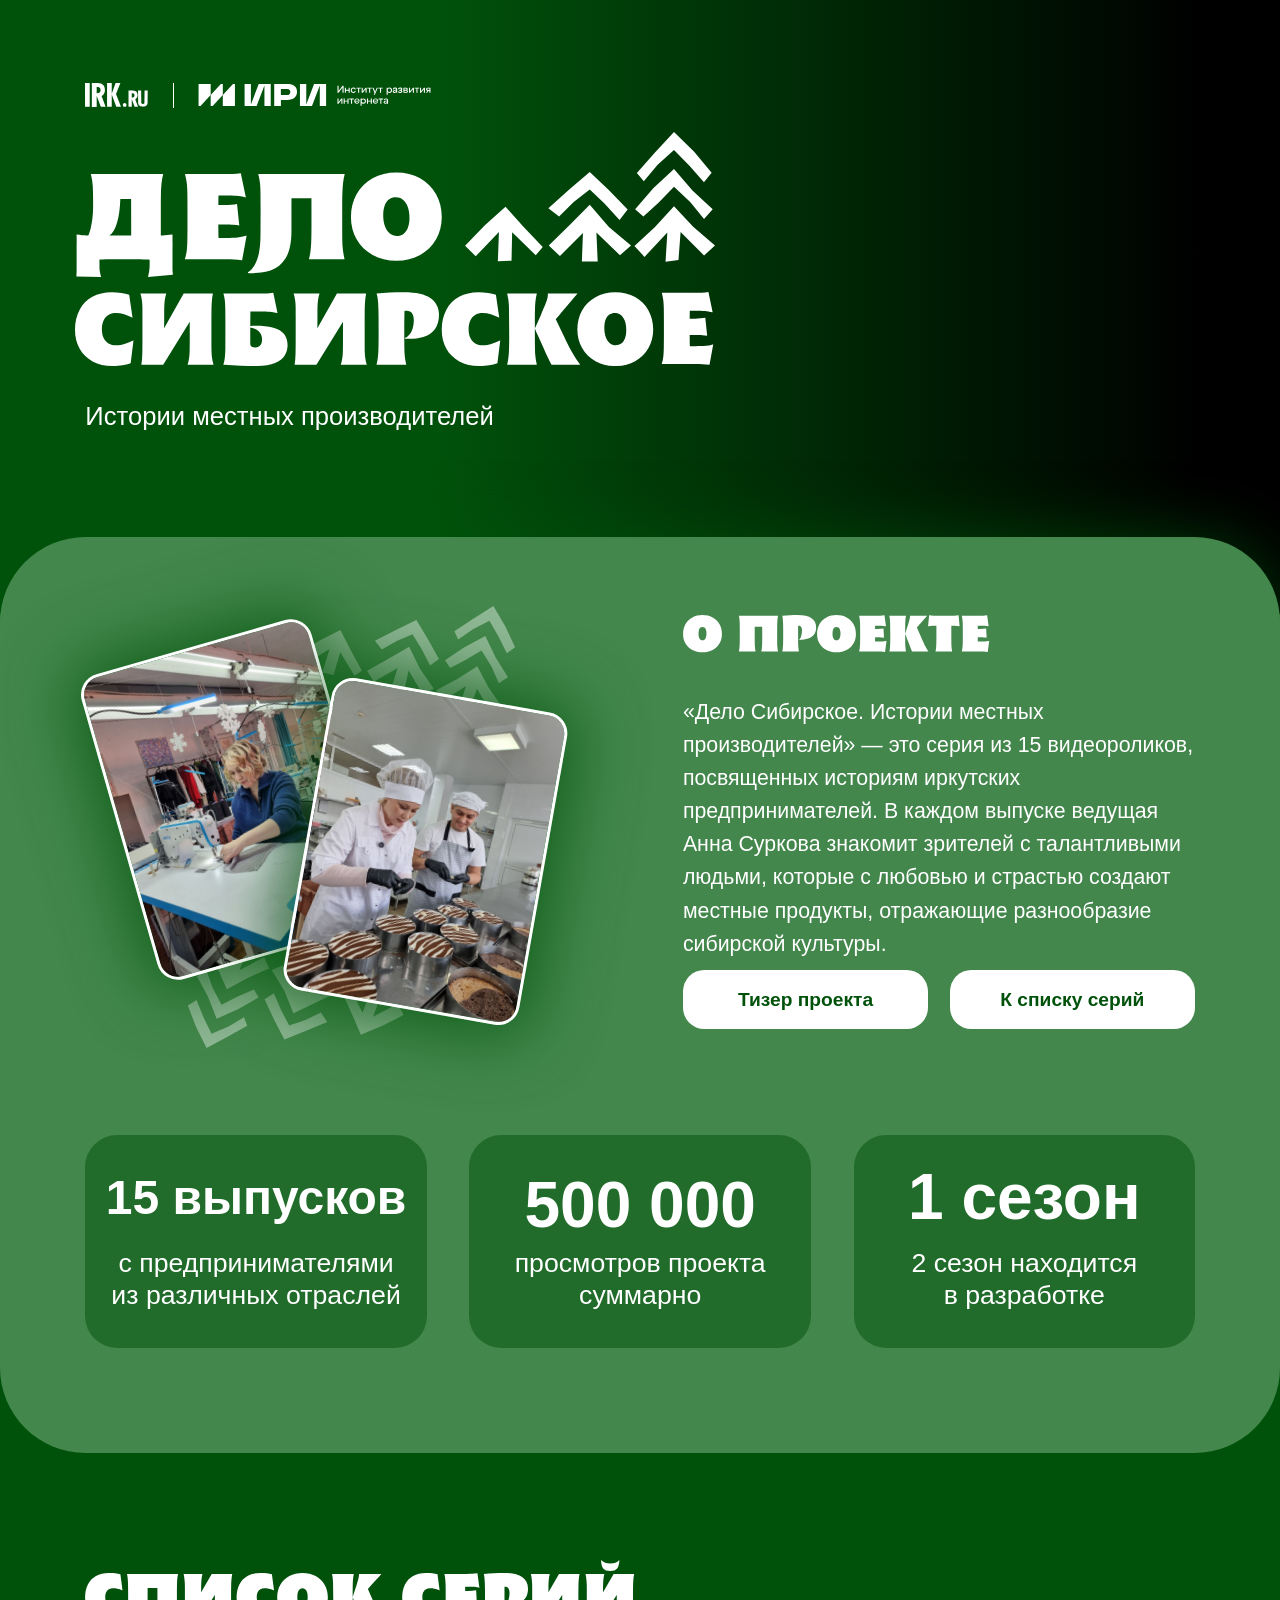
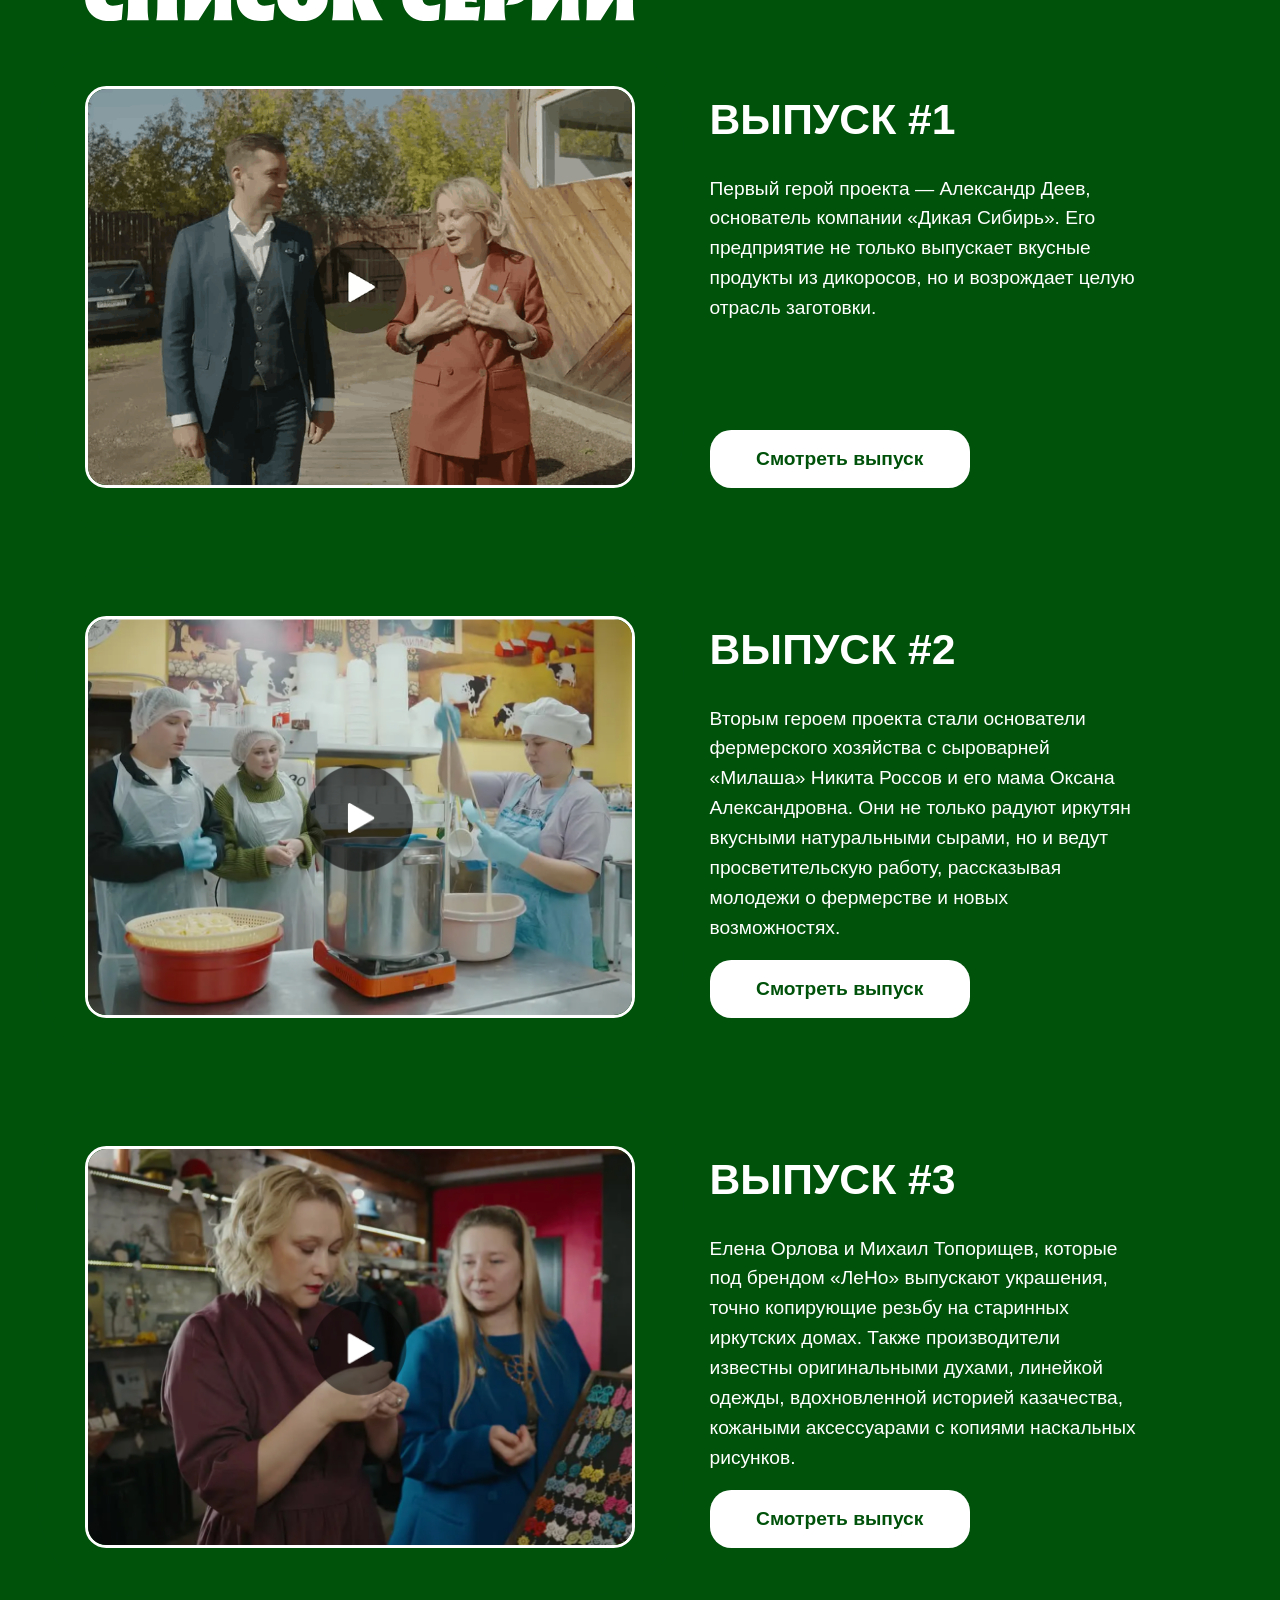
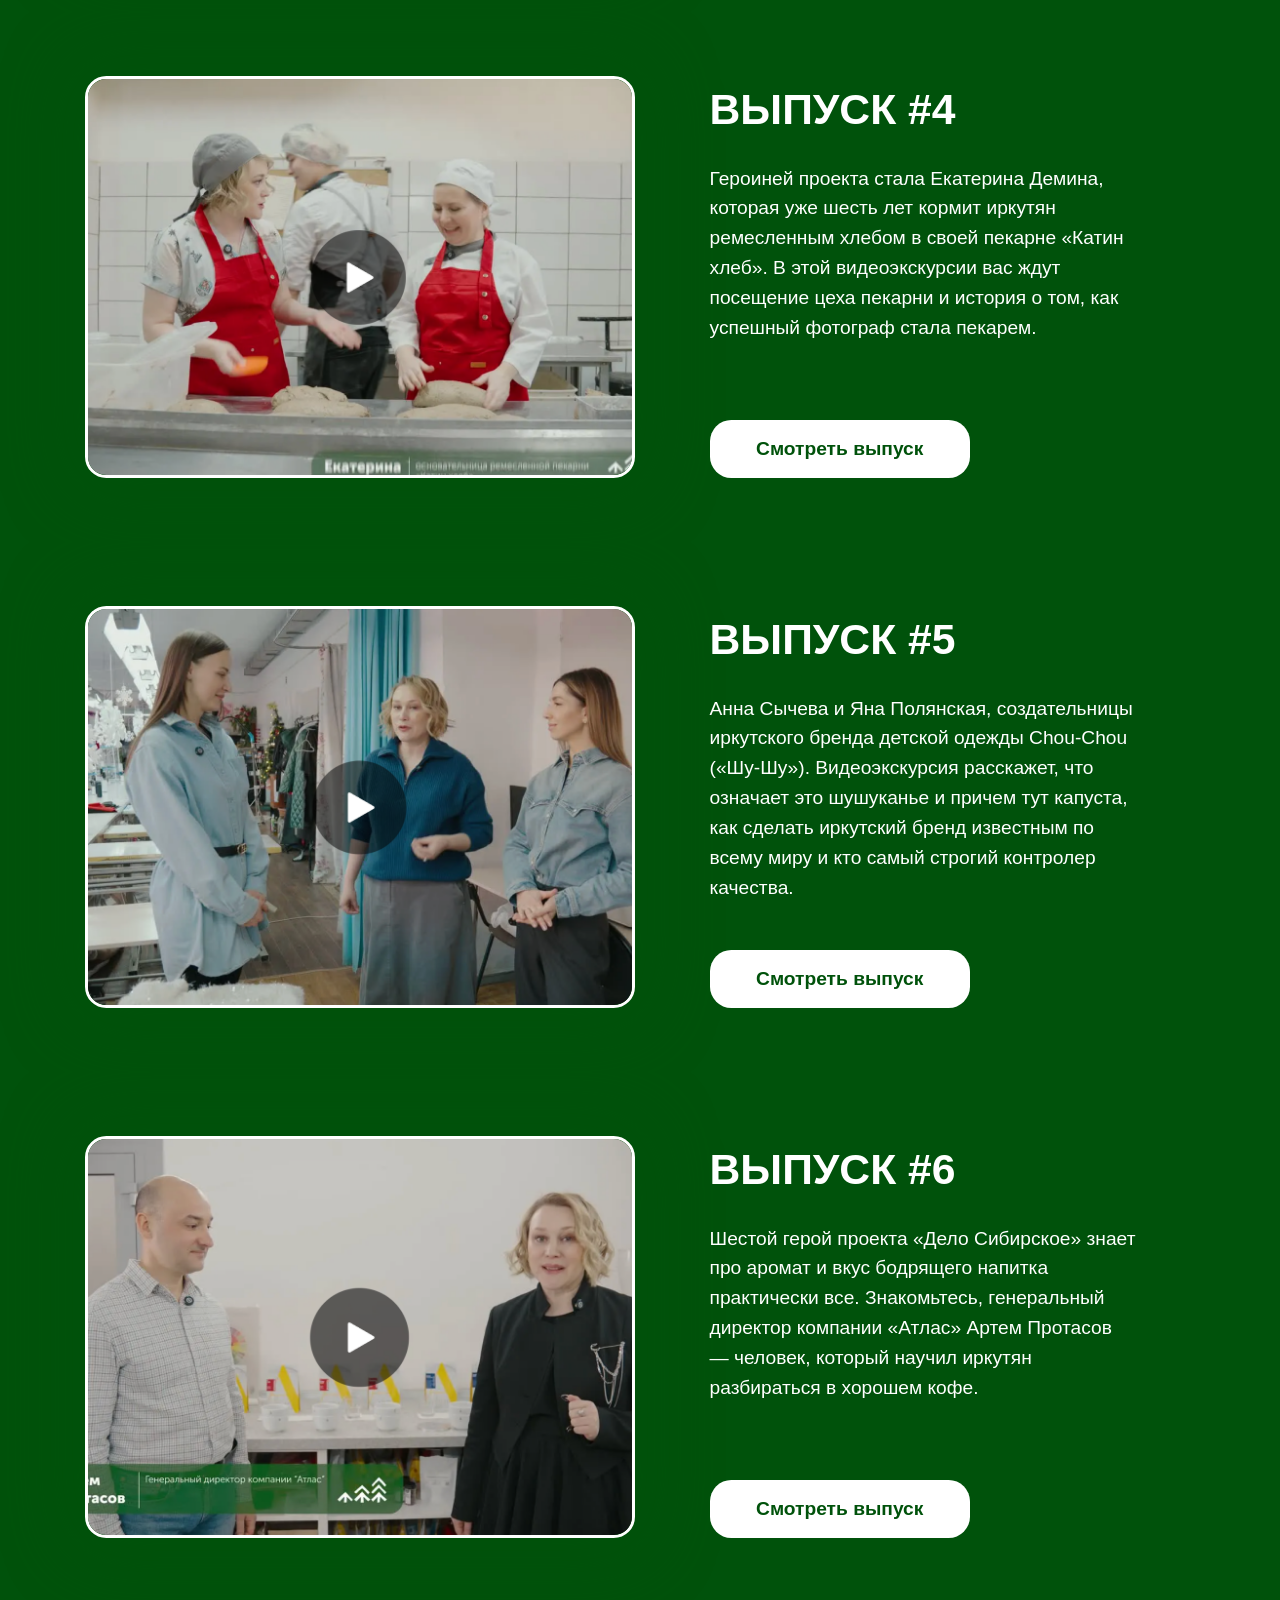
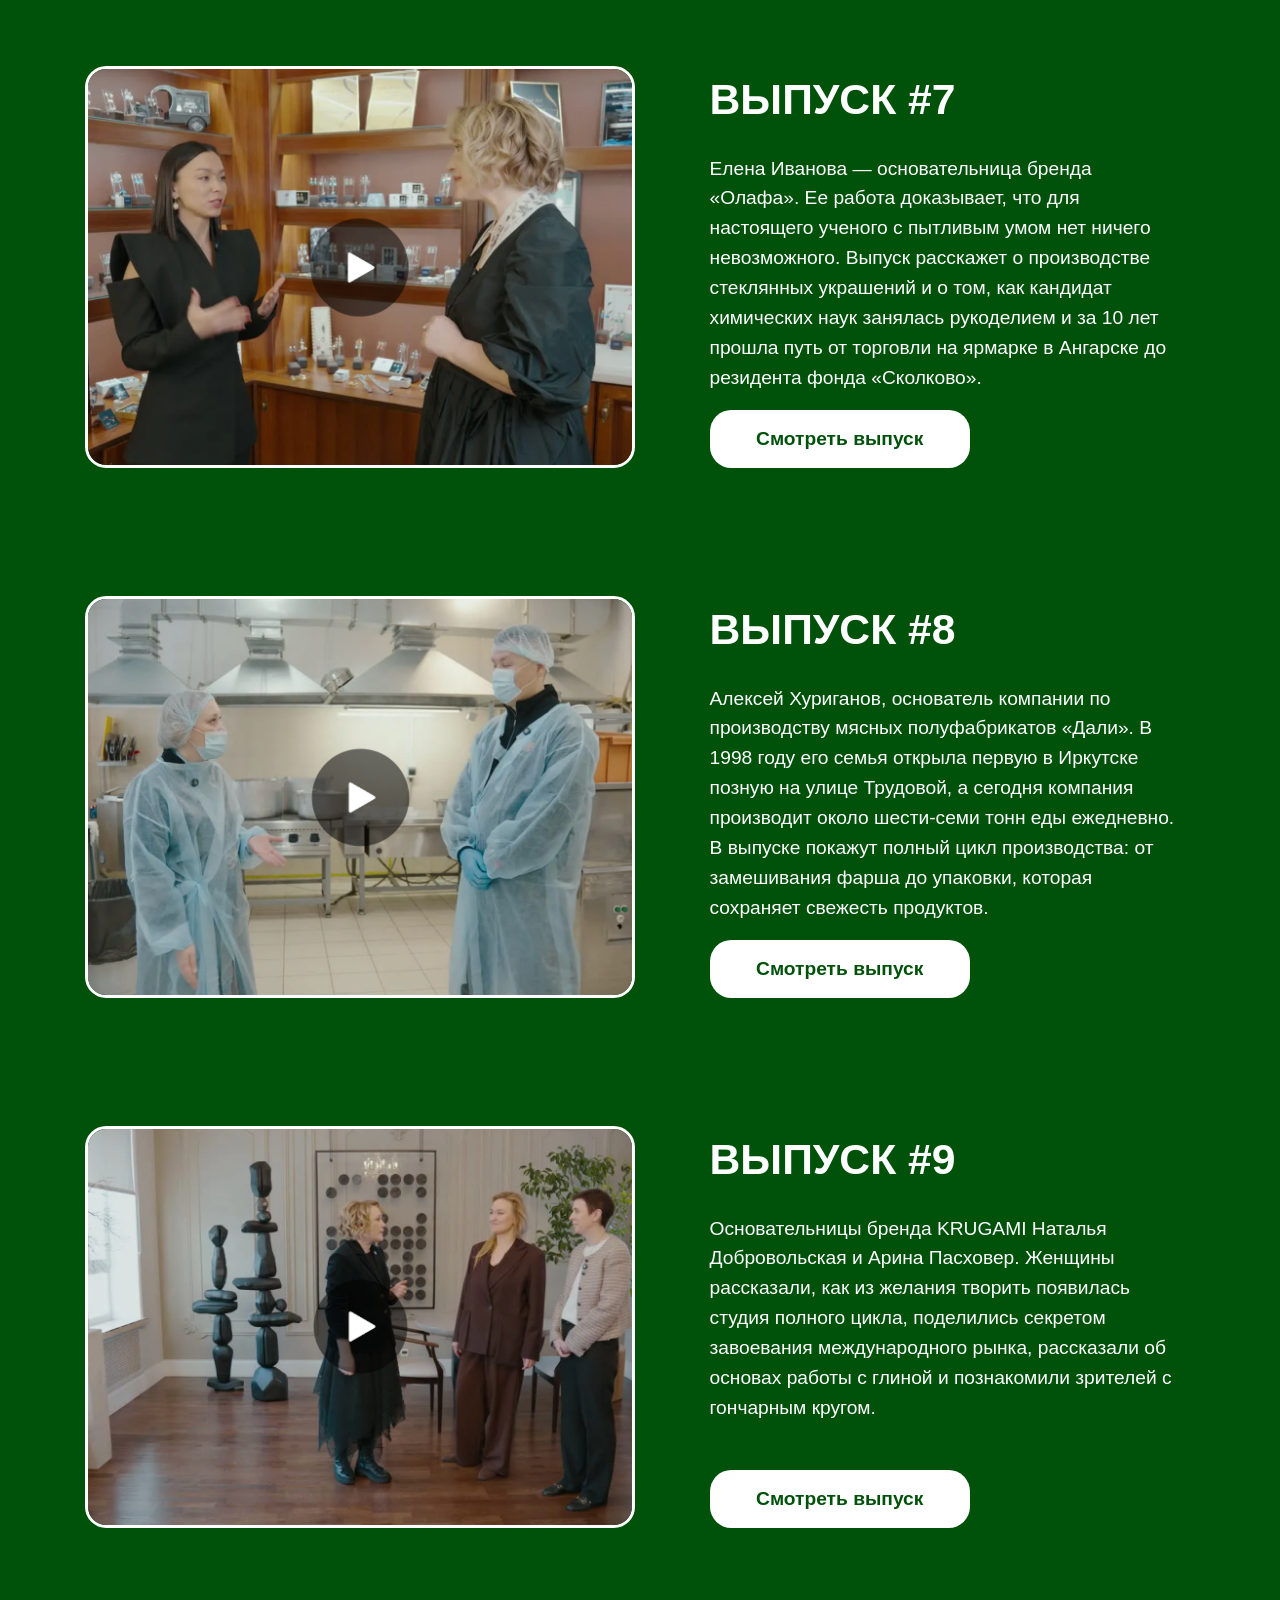
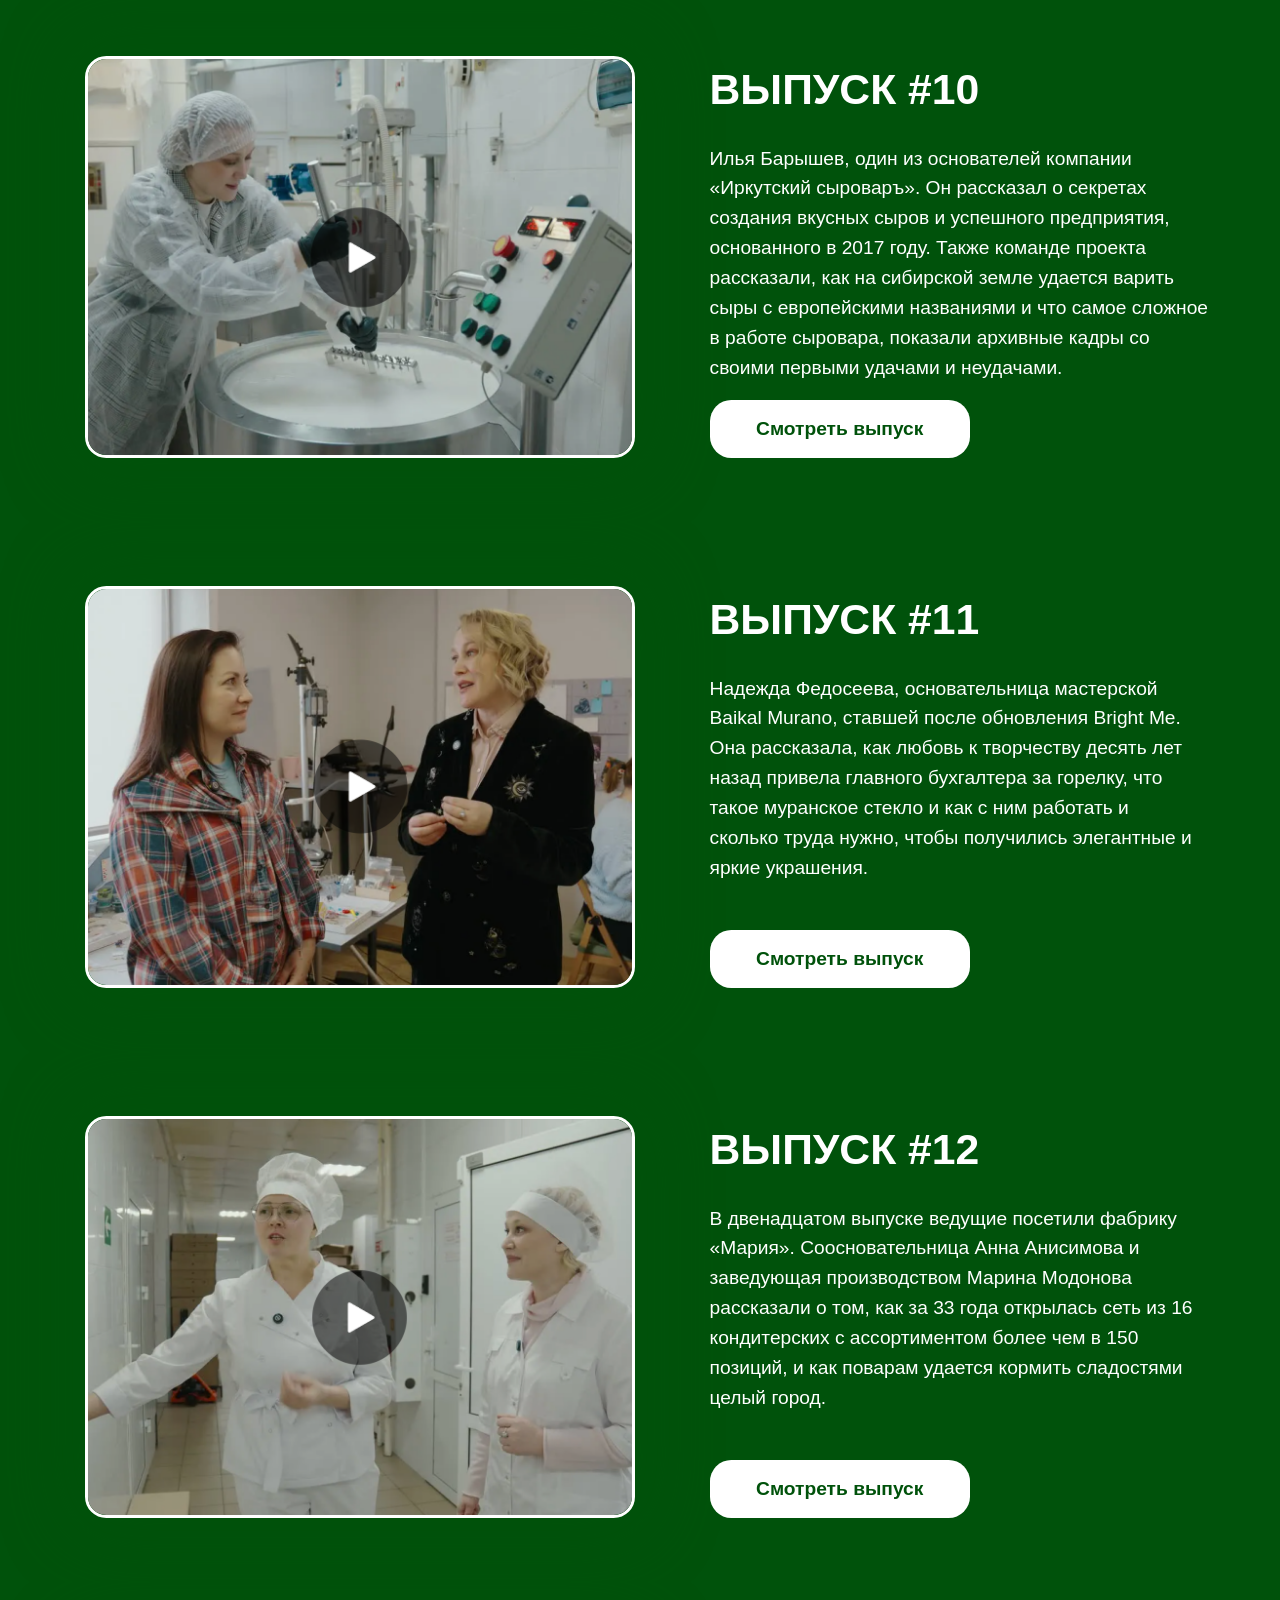
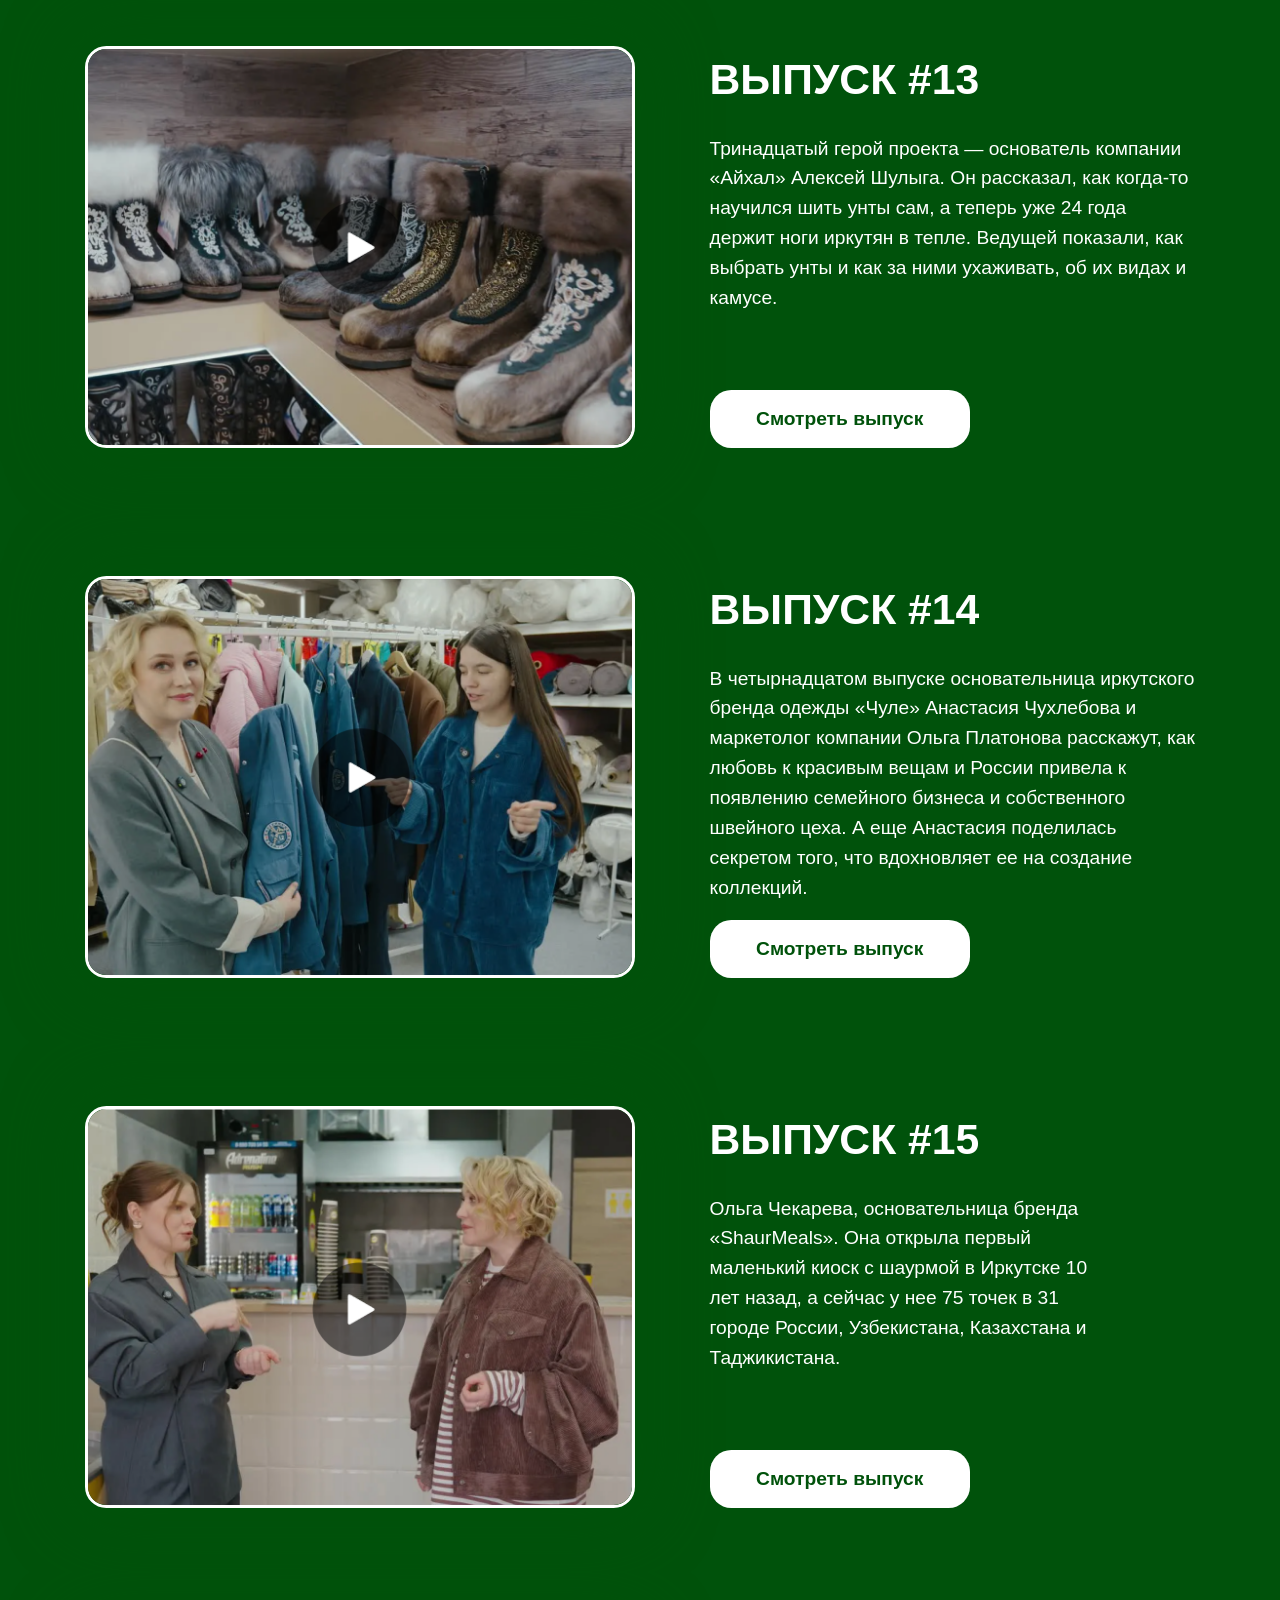
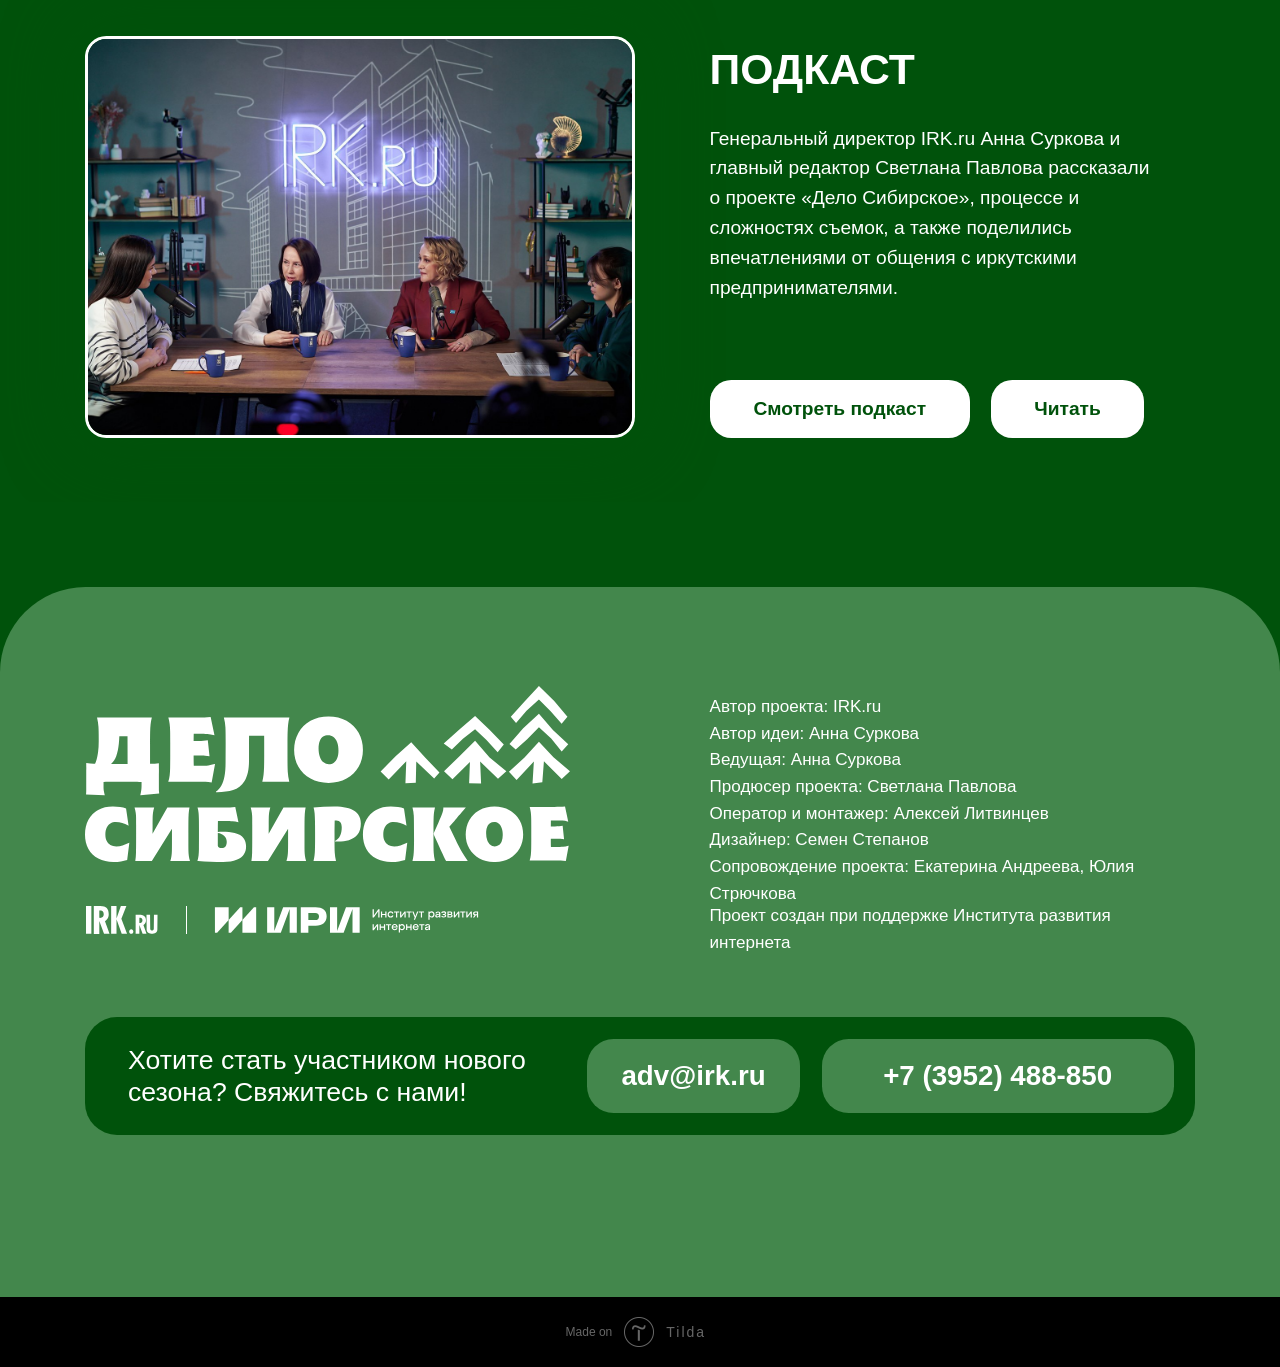
<file: page137540576.html>
<!DOCTYPE html> <html> <head> <meta charset="utf-8" /> <meta http-equiv="Content-Type" content="text/html; charset=utf-8" /> <meta name="viewport" content="width=device-width, initial-scale=1.0" /> <!--metatextblock--> <title>Blank page</title> <meta property="og:url" content="page137540576.html" /> <meta property="og:title" content="Blank page" /> <meta property="og:description" content="" /> <meta property="og:type" content="website" /> <meta property="og:image" content="images/tild6263-6635-4465-b865-376530353437__-__resize__504x__bg.jpg" /> <link rel="canonical" href="page137540576.html"> <!--/metatextblock--> <meta name="format-detection" content="telephone=no" /> <meta http-equiv="x-dns-prefetch-control" content="on"> <link rel="dns-prefetch" href="https://ws.tildacdn.com">  <!--favicons--> <link rel="shortcut icon" href="images/tildafavicon.ico" type="image/x-icon"/> <!--/favicons--> <!-- Assets --> <script src="https://neo.tildacdn.com/js/tilda-fallback-1.0.min.js" async charset="utf-8"></script> <link rel="stylesheet" href="css/tilda-grid-3.0.min.css" type="text/css" media="all" onerror="this.loaderr='y';"/> <link rel="stylesheet" href="css/tilda-blocks-page137540576.min.css?t=1777451410" type="text/css" media="all" onerror="this.loaderr='y';" /> <link rel="stylesheet" href="css/tilda-animation-2.0.min.css" type="text/css" media="all" onerror="this.loaderr='y';" /> <link rel="stylesheet" href="css/tilda-popup-1.1.min.css" type="text/css" media="print" onload="this.media='all';" onerror="this.loaderr='y';" /> <noscript><link rel="stylesheet" href="css/tilda-popup-1.1.min.css" type="text/css" media="all" /></noscript> <link rel="stylesheet" href="css/fonts-tildasans.css" type="text/css" media="all" onerror="this.loaderr='y';" /> <script nomodule src="js/tilda-polyfill-1.0.min.js" charset="utf-8"></script> <script type="text/javascript">function t_onReady(func) {if(document.readyState!='loading') {func();} else {document.addEventListener('DOMContentLoaded',func);}}
function t_onFuncLoad(funcName,okFunc,time) {if(typeof window[funcName]==='function') {okFunc();} else {setTimeout(function() {t_onFuncLoad(funcName,okFunc,time);},(time||100));}}function t396_initialScale(t){var e=document.getElementById("rec"+t);if(e){var i=e.querySelector(".t396__artboard");if(i){window.tn_scale_initial_window_width||(window.tn_scale_initial_window_width=document.documentElement.clientWidth);var a=window.tn_scale_initial_window_width,r=[],n,l=i.getAttribute("data-artboard-screens");if(l){l=l.split(",");for(var o=0;o<l.length;o++)r[o]=parseInt(l[o],10)}else r=[320,480,640,960,1200];for(var o=0;o<r.length;o++){var d=r[o];a>=d&&(n=d)}var _="edit"===window.allrecords.getAttribute("data-tilda-mode"),c="center"===t396_getFieldValue(i,"valign",n,r),s="grid"===t396_getFieldValue(i,"upscale",n,r),w=t396_getFieldValue(i,"height_vh",n,r),g=t396_getFieldValue(i,"height",n,r),u=!!window.opr&&!!window.opr.addons||!!window.opera||-1!==navigator.userAgent.indexOf(" OPR/");if(!_&&c&&!s&&!w&&g&&!u){var h=parseFloat((a/n).toFixed(3)),f=[i,i.querySelector(".t396__carrier"),i.querySelector(".t396__filter")],v=Math.floor(parseInt(g,10)*h)+"px",p;i.style.setProperty("--initial-scale-height",v);for(var o=0;o<f.length;o++)f[o].style.setProperty("height","var(--initial-scale-height)");t396_scaleInitial__getElementsToScale(i).forEach((function(t){t.style.zoom=h}))}}}}function t396_scaleInitial__getElementsToScale(t){return t?Array.prototype.slice.call(t.children).filter((function(t){return t&&(t.classList.contains("t396__elem")||t.classList.contains("t396__group"))})):[]}function t396_getFieldValue(t,e,i,a){var r,n=a[a.length-1];if(!(r=i===n?t.getAttribute("data-artboard-"+e):t.getAttribute("data-artboard-"+e+"-res-"+i)))for(var l=0;l<a.length;l++){var o=a[l];if(!(o<=i)&&(r=o===n?t.getAttribute("data-artboard-"+e):t.getAttribute("data-artboard-"+e+"-res-"+o)))break}return r}window.TN_SCALE_INITIAL_VER="1.0",window.tn_scale_initial_window_width=null;</script> <script src="js/jquery-1.10.2.min.js" charset="utf-8" onerror="this.loaderr='y';"></script> <script src="js/tilda-scripts-3.0.min.js" charset="utf-8" defer onerror="this.loaderr='y';"></script> <script src="js/tilda-blocks-page137540576.min.js?t=1777451410" charset="utf-8" async onerror="this.loaderr='y';"></script> <script src="js/lazyload-1.3.min.export.js" charset="utf-8" async onerror="this.loaderr='y';"></script> <script src="js/tilda-animation-2.0.min.js" charset="utf-8" async onerror="this.loaderr='y';"></script> <script src="js/tilda-zero-1.1.min.js" charset="utf-8" async onerror="this.loaderr='y';"></script> <script src="js/tilda-menu-1.0.min.js" charset="utf-8" async onerror="this.loaderr='y';"></script> <script src="js/tilda-popup-1.0.min.js" charset="utf-8" async onerror="this.loaderr='y';"></script> <script src="js/tilda-video-1.0.min.js" charset="utf-8" async onerror="this.loaderr='y';"></script> <script src="js/tilda-video-processor-1.0.min.js" charset="utf-8" async onerror="this.loaderr='y';"></script> <script src="js/tilda-animation-sbs-1.0.min.js" charset="utf-8" async onerror="this.loaderr='y';"></script> <script src="js/tilda-zero-scale-1.0.min.js" charset="utf-8" async onerror="this.loaderr='y';"></script> <script src="js/tilda-zero-video-1.0.min.js" charset="utf-8" async onerror="this.loaderr='y';"></script> <script src="js/tilda-skiplink-1.0.min.js" charset="utf-8" async onerror="this.loaderr='y';"></script> <script src="js/tilda-events-1.0.min.js" charset="utf-8" async onerror="this.loaderr='y';"></script> <script type="text/javascript">window.dataLayer=window.dataLayer||[];</script> <script type="text/javascript">(function() {if((/bot|google|yandex|baidu|bing|msn|duckduckbot|teoma|slurp|crawler|spider|robot|crawling|facebook/i.test(navigator.userAgent))===false&&typeof(sessionStorage)!='undefined'&&sessionStorage.getItem('visited')!=='y'&&document.visibilityState){var style=document.createElement('style');style.type='text/css';style.innerHTML='@media screen and (min-width: 980px) {.t-records {opacity: 0;}.t-records_animated {-webkit-transition: opacity ease-in-out .2s;-moz-transition: opacity ease-in-out .2s;-o-transition: opacity ease-in-out .2s;transition: opacity ease-in-out .2s;}.t-records.t-records_visible {opacity: 1;}}';document.getElementsByTagName('head')[0].appendChild(style);function t_setvisRecs(){var alr=document.querySelectorAll('.t-records');Array.prototype.forEach.call(alr,function(el) {el.classList.add("t-records_animated");});setTimeout(function() {Array.prototype.forEach.call(alr,function(el) {el.classList.add("t-records_visible");});sessionStorage.setItem("visited","y");},400);}
document.addEventListener('DOMContentLoaded',t_setvisRecs);}})();</script></head> <body class="t-body" style="margin:0;"> <!--allrecords--> <div id="allrecords" data-tilda-export="yes" class="t-records" data-hook="blocks-collection-content-node" data-tilda-project-id="2079329" data-tilda-page-id="137540576" data-tilda-formskey="3e0871c2392aa0748342a9afc2079329" data-tilda-lazy="yes" data-tilda-root-zone="com" data-tilda-project-country="RU"> <div id="rec2206826181" class="r t-rec" style=" " data-animationappear="off" data-record-type="396"> <!-- T396 --> <style>#rec2206826181 .t396__artboard {z-index:9998;}#rec2206826181 .t396__artboard {height:576px;background-color:#00520b;overflow:visible;}#rec2206826181 .t396__filter {height:576px;}#rec2206826181 .t396__carrier{height:576px;background-position:center center;background-attachment:scroll;background-size:cover;background-repeat:no-repeat;}@media screen and (max-width:1199px) {#rec2206826181 .t396__artboard,#rec2206826181 .t396__filter,#rec2206826181 .t396__carrier {height:586px;}#rec2206826181 .t396__filter {}#rec2206826181 .t396__carrier {background-attachment:scroll;}}#rec2206826181 .tn-elem[data-elem-id="1777272422766"]{z-index:3;top:0px;;left:calc(50% - 600px + 407px);;width:793px;height:576px;}#rec2206826181 .tn-elem[data-elem-id="1777272422766"] .tn-atom{border-radius:0px 0px 0px 0px;overflow:hidden;background-position:center center;border-width:var(--t396-borderwidth,0);border-style:var(--t396-borderstyle,solid);border-color:var(--t396-bordercolor,transparent);transition:background-color var(--t396-speedhover,0s) ease-in-out,color var(--t396-speedhover,0s) ease-in-out,border-color var(--t396-speedhover,0s) ease-in-out,box-shadow var(--t396-shadowshoverspeed,0.2s) ease-in-out;}#rec2206826181 .tn-elem[data-elem-id="1777272422766"] .tn-atom__video-play-icon svg{width:70px;height:70px;}#rec2206826181 .tn-elem[data-elem-id="1777272422766"] .tn-atom__video-play-icon svg circle{fill:#000000;}@media screen and (max-width:1199px){#rec2206826181 .tn-elem[data-elem-id="1777272422766"]{display:table;top:100px;;left:calc(50% - 160px + 0px);;width:320px;height:486px;}}#rec2206826181 .tn-elem[data-elem-id="1777275262175"]{z-index:3;top:0px;;left:calc(50% - 600px + 406px);;width:721px;height:577px;}#rec2206826181 .tn-elem[data-elem-id="1777275262175"] .tn-atom{border-radius:0px 0px 0px 0px;background-image:linear-gradient(0.25turn,rgba(0,82,11,1) 0%,rgba(0,82,11,0) 100%);border-width:var(--t396-borderwidth,0);border-style:var(--t396-borderstyle,solid);border-color:var(--t396-bordercolor,transparent);transition:background-color var(--t396-speedhover,0s) ease-in-out,color var(--t396-speedhover,0s) ease-in-out,border-color var(--t396-speedhover,0s) ease-in-out,box-shadow var(--t396-shadowshoverspeed,0.2s) ease-in-out;}@media screen and (max-width:1199px){#rec2206826181 .tn-elem[data-elem-id="1777275262175"]{display:table;top:100px;;left:calc(50% - 160px + 0px);;width:320px;height:357px;}#rec2206826181 .tn-elem[data-elem-id="1777275262175"] .tn-atom{background-image:linear-gradient(0.5turn,rgba(0,82,11,1) 0%,rgba(0,82,11,0) 100%);background-color:transparent;background-size:cover;}}#rec2206826181 .tn-elem[data-elem-id="1777275914441000001"]{z-index:3;top:124px;;left:calc(50% - 600px + 70px);;width:600px;height:auto;}#rec2206826181 .tn-elem[data-elem-id="1777275914441000001"] .tn-atom{border-radius:0px 0px 0px 0px;background-position:center center;border-width:var(--t396-borderwidth,0);border-style:var(--t396-borderstyle,solid);border-color:var(--t396-bordercolor,transparent);transition:background-color var(--t396-speedhover,0s) ease-in-out,color var(--t396-speedhover,0s) ease-in-out,border-color var(--t396-speedhover,0s) ease-in-out,box-shadow var(--t396-shadowshoverspeed,0.2s) ease-in-out;}#rec2206826181 .tn-elem[data-elem-id="1777275914441000001"] .tn-atom__img{border-radius:0px 0px 0px 0px;object-position:center center;}@media screen and (max-width:1199px){#rec2206826181 .tn-elem[data-elem-id="1777275914441000001"]{display:table;top:85px;;left:calc(50% - 160px + 20px);;width:280px;height:auto;}}#rec2206826181 .tn-elem[data-elem-id="1777275538827000003"]{z-index:3;top:78px;;left:calc(50% - 600px + 162px);;width:1px;height:23px;}#rec2206826181 .tn-elem[data-elem-id="1777275538827000003"] .tn-atom{border-radius:0px 0px 0px 0px;background-color:#ffffff;background-position:center center;border-width:var(--t396-borderwidth,0);border-style:var(--t396-borderstyle,solid);border-color:var(--t396-bordercolor,transparent);transition:background-color var(--t396-speedhover,0s) ease-in-out,color var(--t396-speedhover,0s) ease-in-out,border-color var(--t396-speedhover,0s) ease-in-out,box-shadow var(--t396-shadowshoverspeed,0.2s) ease-in-out;}@media screen and (max-width:1199px){#rec2206826181 .tn-elem[data-elem-id="1777275538827000003"]{display:table;top:38px;;left:calc(50% - 160px + 104px);;width:1px;height:16px;}}#rec2206826181 .tn-elem[data-elem-id="1777275538827000002"]{z-index:3;top:78px;;left:calc(50% - 600px + 80px);;width:60px;height:auto;}#rec2206826181 .tn-elem[data-elem-id="1777275538827000002"] .tn-atom{border-radius:0px 0px 0px 0px;background-position:center center;border-width:var(--t396-borderwidth,0);border-style:var(--t396-borderstyle,solid);border-color:var(--t396-bordercolor,transparent);transition:background-color var(--t396-speedhover,0s) ease-in-out,color var(--t396-speedhover,0s) ease-in-out,border-color var(--t396-speedhover,0s) ease-in-out,box-shadow var(--t396-shadowshoverspeed,0.2s) ease-in-out;}#rec2206826181 .tn-elem[data-elem-id="1777275538827000002"] .tn-atom__img{border-radius:0px 0px 0px 0px;object-position:center center;}@media screen and (max-width:1199px){#rec2206826181 .tn-elem[data-elem-id="1777275538827000002"]{display:table;top:38px;;left:calc(50% - 160px + 49px);;width:41px;height:auto;}}#rec2206826181 .tn-elem[data-elem-id="1777275538827000001"]{z-index:3;top:78px;;left:calc(50% - 600px + 184px);;width:222px;height:auto;}#rec2206826181 .tn-elem[data-elem-id="1777275538827000001"] .tn-atom{border-radius:0px 0px 0px 0px;background-position:center center;border-width:var(--t396-borderwidth,0);border-style:var(--t396-borderstyle,solid);border-color:var(--t396-bordercolor,transparent);transition:background-color var(--t396-speedhover,0s) ease-in-out,color var(--t396-speedhover,0s) ease-in-out,border-color var(--t396-speedhover,0s) ease-in-out,box-shadow var(--t396-shadowshoverspeed,0.2s) ease-in-out;}#rec2206826181 .tn-elem[data-elem-id="1777275538827000001"] .tn-atom__img{border-radius:0px 0px 0px 0px;object-position:center center;}@media screen and (max-width:1199px){#rec2206826181 .tn-elem[data-elem-id="1777275538827000001"]{display:table;top:38px;;left:calc(50% - 160px + 118px);;width:152px;height:auto;}}#rec2206826181 .tn-elem[data-elem-id="1777277546348"]{color:#ffffff;z-index:3;top:372px;;left:calc(50% - 600px + 80px);;width:560px;height:auto;}#rec2206826181 .tn-elem[data-elem-id="1777277546348"] .tn-atom{vertical-align:middle;color:#ffffff;font-size:24px;font-family:var(--t-text-font,Arial);line-height:1.55;font-weight:400;background-position:center center;border-width:var(--t396-borderwidth,0);border-style:var(--t396-borderstyle,solid);border-color:var(--t396-bordercolor,transparent);transition:background-color var(--t396-speedhover,0s) ease-in-out,color var(--t396-speedhover,0s) ease-in-out,border-color var(--t396-speedhover,0s) ease-in-out,box-shadow var(--t396-shadowshoverspeed,0.2s) ease-in-out;--t396-shadow-text-opacity:100%;text-shadow:var(--t396-shadow-text-x,0px) var(--t396-shadow-text-y,0px) var(--t396-shadow-text-blur,0px) rgba(var(--t396-shadow-text-color),var(--t396-shadow-text-opacity,100%));}@media screen and (max-width:1199px){#rec2206826181 .tn-elem[data-elem-id="1777277546348"]{display:table;top:223px;;left:calc(50% - 160px + 64px);;width:193px;height:auto;text-align:center;}#rec2206826181 .tn-elem[data-elem-id="1777277546348"] .tn-atom{white-space:normal;font-size:20px;line-height:1;background-size:cover;}}</style> <div class='t396'> <div class="t396__artboard" data-artboard-recid="2206826181" data-artboard-screens="320,1200" data-artboard-height="576" data-artboard-valign="center" data-artboard-upscale="window" data-artboard-ovrflw="visible" data-artboard-height-res-320="586"> <div class="t396__carrier" data-artboard-recid="2206826181"></div> <div class="t396__filter" data-artboard-recid="2206826181"></div> <div class='t396__elem tn-elem tn-elem__22068261811777272422766' data-elem-id='1777272422766' data-elem-type='video' data-field-top-value="0" data-field-left-value="407" data-field-height-value="576" data-field-width-value="793" data-field-axisy-value="top" data-field-axisx-value="left" data-field-container-value="grid" data-field-topunits-value="px" data-field-leftunits-value="px" data-field-heightunits-value="px" data-field-widthunits-value="px" data-field-autoplay-value="y" data-field-loop-value="y" data-field-mute-value="y" data-field-heightmode-value="fixed" data-field-top-res-320-value="100" data-field-left-res-320-value="0" data-field-height-res-320-value="486" data-field-width-res-320-value="320" data-field-container-res-320-value="grid" data-field-widthmode-res-320-value="fixed"> <div class='tn-atom' style="height:100%;"> <div
class='tn-atom__videoiframe' data-mp4video="https://static.irk.ru/media/img/site/uploads/2026/4/ab461b5540769d4b8fdcc5de55e9d93a120aaafd.mp4" data-video-object-fit="cover" data-video-controls="hidden" style="width:100%; height:100%;"></div> </div> </div> <div class='t396__elem tn-elem tn-elem__22068261811777275262175' data-elem-id='1777275262175' data-elem-type='shape' data-field-top-value="0" data-field-left-value="406" data-field-height-value="577" data-field-width-value="721" data-field-axisy-value="top" data-field-axisx-value="left" data-field-container-value="grid" data-field-topunits-value="px" data-field-leftunits-value="px" data-field-heightunits-value="px" data-field-widthunits-value="px" data-field-heightmode-value="fixed" data-field-top-res-320-value="100" data-field-left-res-320-value="0" data-field-height-res-320-value="357" data-field-width-res-320-value="320" data-field-container-res-320-value="grid" data-field-widthmode-res-320-value="fixed"> <div class='tn-atom'> </div> </div> <div class='t396__elem tn-elem tn-elem__22068261811777275914441000001' data-elem-id='1777275914441000001' data-elem-type='image' data-field-top-value="124" data-field-left-value="70" data-field-height-value="219" data-field-width-value="600" data-field-axisy-value="top" data-field-axisx-value="left" data-field-container-value="grid" data-field-topunits-value="px" data-field-leftunits-value="px" data-field-heightunits-value="px" data-field-widthunits-value="px" data-field-filewidth-value="658" data-field-fileheight-value="240" data-field-lazyoff-value="y" data-field-heightmode-value="hug" data-field-top-res-320-value="85" data-field-left-res-320-value="20" data-field-height-res-320-value="102" data-field-width-res-320-value="280" data-field-widthmode-res-320-value="fixed"> <div class='tn-atom'> <img class='tn-atom__img' src='images/tild3561-6236-4466-a264-356233316262__logo.svg' alt='' imgfield='tn_img_1777275914441000001' /> </div> </div> <div class='t396__elem tn-elem tn-elem__22068261811777275538827000003' data-elem-id='1777275538827000003' data-elem-type='shape' data-field-top-value="78" data-field-left-value="162" data-field-height-value="23" data-field-width-value="1" data-field-axisy-value="top" data-field-axisx-value="left" data-field-container-value="grid" data-field-topunits-value="px" data-field-leftunits-value="px" data-field-heightunits-value="px" data-field-widthunits-value="px" data-field-top-res-320-value="38" data-field-left-res-320-value="104" data-field-height-res-320-value="16" data-field-width-res-320-value="1" data-field-container-res-320-value="grid"> <div class='tn-atom'> </div> </div> <div class='t396__elem tn-elem tn-elem__22068261811777275538827000002' data-elem-id='1777275538827000002' data-elem-type='image' data-field-top-value="78" data-field-left-value="80" data-field-height-value="23" data-field-width-value="60" data-field-axisy-value="top" data-field-axisx-value="left" data-field-container-value="grid" data-field-topunits-value="px" data-field-leftunits-value="px" data-field-heightunits-value="px" data-field-widthunits-value="px" data-field-filewidth-value="45" data-field-fileheight-value="17" data-field-lazyoff-value="y" data-field-heightmode-value="hug" data-field-top-res-320-value="38" data-field-left-res-320-value="49" data-field-height-res-320-value="15" data-field-width-res-320-value="41" data-field-container-res-320-value="grid"> <a class='tn-atom' href="http://www.irk.ru/" target="_blank"> <img class='tn-atom__img' src='images/tild3233-3065-4836-b134-643136643663__irk1.svg' alt='' imgfield='tn_img_1777275538827000002' /> </a> </div> <div class='t396__elem tn-elem tn-elem__22068261811777275538827000001' data-elem-id='1777275538827000001' data-elem-type='image' data-field-top-value="78" data-field-left-value="184" data-field-height-value="23" data-field-width-value="222" data-field-axisy-value="top" data-field-axisx-value="left" data-field-container-value="grid" data-field-topunits-value="px" data-field-leftunits-value="px" data-field-heightunits-value="px" data-field-widthunits-value="px" data-field-filewidth-value="1427" data-field-fileheight-value="145" data-field-lazyoff-value="y" data-field-heightmode-value="hug" data-field-top-res-320-value="38" data-field-left-res-320-value="118" data-field-height-res-320-value="16" data-field-width-res-320-value="152" data-field-container-res-320-value="grid"> <a class='tn-atom' href="https://xn--h1aax.xn--p1ai/" target="_blank"> <img class='tn-atom__img' src='images/tild3838-3461-4563-b239-393230656133____.svg' alt='' imgfield='tn_img_1777275538827000001' /> </a> </div> <div class='t396__elem tn-elem tn-elem__22068261811777277546348' data-elem-id='1777277546348' data-elem-type='text' data-field-top-value="372" data-field-left-value="80" data-field-height-value="37" data-field-width-value="560" data-field-axisy-value="top" data-field-axisx-value="left" data-field-container-value="grid" data-field-topunits-value="px" data-field-leftunits-value="px" data-field-heightunits-value="px" data-field-widthunits-value="px" data-field-textfit-value="autoheight" data-field-fontsize-value="24" data-field-top-res-320-value="223" data-field-left-res-320-value="64" data-field-width-res-320-value="193" data-field-fontsize-res-320-value="20"> <div class='tn-atom'field='tn_text_1777277546348'>Истории местных производителей</div> </div> </div> </div> <script>t_onFuncLoad('t396_initialScale',function() {t396_initialScale('2206826181');});t_onReady(function() {t_onFuncLoad('t396_init',function() {t396_init('2206826181');});});</script> <!-- /T396 --> </div> <div id="rec2207111021" class="r t-rec" style=" " data-animationappear="off" data-record-type="396"> <!-- T396 --> <style>#rec2207111021 .t396__artboard {z-index:9999;}#rec2207111021 .t396__artboard {height:700px;background-color:#43874c;overflow:visible;}#rec2207111021 .t396__filter {height:700px;}#rec2207111021 .t396__carrier{height:700px;background-position:center center;background-attachment:scroll;background-size:cover;background-repeat:no-repeat;}@media screen and (max-width:1199px) {#rec2207111021 .t396__artboard,#rec2207111021 .t396__filter,#rec2207111021 .t396__carrier {height:1350px;}#rec2207111021 .t396__filter {}#rec2207111021 .t396__carrier {background-attachment:scroll;}}#rec2207111021 .tn-elem[data-elem-id="1777280805537000001"]{z-index:3;top:-72px;;left:calc(50% - 600px + 0px);;width:1200px;height:858px;}#rec2207111021 .tn-elem[data-elem-id="1777280805537000001"] .tn-atom{border-radius:80px 80px 80px 80px;background-color:#43874c;background-position:center center;border-width:var(--t396-borderwidth,0);border-style:var(--t396-borderstyle,solid);border-color:var(--t396-bordercolor,transparent);box-shadow:0px 0px 60px 0px rgba(0,82,11,0.7);transition:background-color var(--t396-speedhover,0s) ease-in-out,color var(--t396-speedhover,0s) ease-in-out,border-color var(--t396-speedhover,0s) ease-in-out,box-shadow var(--t396-shadowshoverspeed,0.2s) ease-in-out;}@media screen and (max-width:1199px){#rec2207111021 .tn-elem[data-elem-id="1777280805537000001"]{display:table;top:-42px;;width:320px;height:1453px;border-radius:40px 40px 40px 40px;}#rec2207111021 .tn-elem[data-elem-id="1777280805537000001"] .tn-atom{background-size:cover;border-radius:40px 40px 40px 40px;opacity:1;}}#rec2207111021 .tn-elem[data-elem-id="1777282342663000002"]{z-index:3;top:328px;;left:calc(50% - 600px + 174px);;width:197px;height:auto;}#rec2207111021 .tn-elem[data-elem-id="1777282342663000002"] .tn-atom{border-radius:0px 0px 0px 0px;opacity:0.4;background-position:center center;border-width:var(--t396-borderwidth,0);border-style:var(--t396-borderstyle,solid);border-color:var(--t396-bordercolor,transparent);transition:background-color var(--t396-speedhover,0s) ease-in-out,color var(--t396-speedhover,0s) ease-in-out,border-color var(--t396-speedhover,0s) ease-in-out,box-shadow var(--t396-shadowshoverspeed,0.2s) ease-in-out;-webkit-transform:rotate(199deg);-moz-transform:rotate(199deg);transform:rotate(199deg);}#rec2207111021 .tn-elem[data-elem-id="1777282342663000002"] .tn-atom__img{border-radius:0px 0px 0px 0px;object-position:center center;}@media (min-width:1200px){#rec2207111021 .tn-elem.t396__elem--anim-hidden[data-elem-id="1777282342663000002"]{opacity:0;}}@media screen and (max-width:1199px){#rec2207111021 .tn-elem[data-elem-id="1777282342663000002"]{display:table;top:798px;;left:calc(50% - 160px + 74px);;width:126px;height:auto;}}#rec2207111021 .tn-elem[data-elem-id="1777282320669000001"]{z-index:3;top:-26px;;left:calc(50% - 600px + 287px);;width:197px;height:auto;}#rec2207111021 .tn-elem[data-elem-id="1777282320669000001"] .tn-atom{border-radius:0px 0px 0px 0px;opacity:0.4;background-position:center center;border-width:var(--t396-borderwidth,0);border-style:var(--t396-borderstyle,solid);border-color:var(--t396-bordercolor,transparent);transition:background-color var(--t396-speedhover,0s) ease-in-out,color var(--t396-speedhover,0s) ease-in-out,border-color var(--t396-speedhover,0s) ease-in-out,box-shadow var(--t396-shadowshoverspeed,0.2s) ease-in-out;-webkit-transform:rotate(15deg);-moz-transform:rotate(15deg);transform:rotate(15deg);}#rec2207111021 .tn-elem[data-elem-id="1777282320669000001"] .tn-atom__img{border-radius:0px 0px 0px 0px;object-position:center center;}@media (min-width:1200px){#rec2207111021 .tn-elem.t396__elem--anim-hidden[data-elem-id="1777282320669000001"]{opacity:0;}}@media screen and (max-width:1199px){#rec2207111021 .tn-elem[data-elem-id="1777282320669000001"]{display:table;top:568px;;left:calc(50% - 160px + 145px);;width:126px;height:auto;}}#rec2207111021 .tn-elem[data-elem-id="1777357951079000002"]{color:#ffffff;z-index:3;top:77px;;left:calc(50% - 600px + 640px);;width:481px;height:auto;}#rec2207111021 .tn-elem[data-elem-id="1777357951079000002"] .tn-atom{vertical-align:middle;color:#ffffff;font-size:20px;font-family:var(--t-text-font,Arial);line-height:1.55;font-weight:400;background-position:center center;border-width:var(--t396-borderwidth,0);border-style:var(--t396-borderstyle,solid);border-color:var(--t396-bordercolor,transparent);transition:background-color var(--t396-speedhover,0s) ease-in-out,color var(--t396-speedhover,0s) ease-in-out,border-color var(--t396-speedhover,0s) ease-in-out,box-shadow var(--t396-shadowshoverspeed,0.2s) ease-in-out;--t396-shadow-text-opacity:100%;text-shadow:var(--t396-shadow-text-x,0px) var(--t396-shadow-text-y,0px) var(--t396-shadow-text-blur,0px) rgba(var(--t396-shadow-text-color),var(--t396-shadow-text-opacity,100%));}@media screen and (max-width:1199px){#rec2207111021 .tn-elem[data-elem-id="1777357951079000002"]{display:table;top:82px;;left:calc(50% - 160px + 20px);;width:280px;height:auto;}#rec2207111021 .tn-elem[data-elem-id="1777357951079000002"] .tn-atom{white-space:normal;font-size:16px;background-size:cover;}}#rec2207111021 .tn-elem[data-elem-id="1777358002491000003"]{z-index:3;top:1px;;left:calc(50% - 600px + 640px);;width:288px;height:auto;}#rec2207111021 .tn-elem[data-elem-id="1777358002491000003"] .tn-atom{border-radius:0px 0px 0px 0px;background-position:center center;border-width:var(--t396-borderwidth,0);border-style:var(--t396-borderstyle,solid);border-color:var(--t396-bordercolor,transparent);transition:background-color var(--t396-speedhover,0s) ease-in-out,color var(--t396-speedhover,0s) ease-in-out,border-color var(--t396-speedhover,0s) ease-in-out,box-shadow var(--t396-shadowshoverspeed,0.2s) ease-in-out;}#rec2207111021 .tn-elem[data-elem-id="1777358002491000003"] .tn-atom__img{border-radius:0px 0px 0px 0px;object-position:center center;}@media screen and (max-width:1199px){#rec2207111021 .tn-elem[data-elem-id="1777358002491000003"]{display:table;top:10px;;left:calc(50% - 160px + 20px);;width:240px;height:auto;}}#rec2207111021 .tn-elem[data-elem-id="1777278034117000001"]{z-index:3;top:25px;;left:calc(50% - 600px + 108px);;width:224px;height:auto;}#rec2207111021 .tn-elem[data-elem-id="1777278034117000001"] .tn-atom{border-radius:20px 20px 20px 20px;overflow:hidden;background-position:center center;--t396-borderwidth:3px;--t396-bordercolor:#ffffff;border-width:var(--t396-borderwidth,0);border-style:var(--t396-borderstyle,solid);border-color:var(--t396-bordercolor,transparent);box-shadow:0px 0px 62px 11px rgba(0,82,11,0.75);transition:background-color var(--t396-speedhover,0s) ease-in-out,color var(--t396-speedhover,0s) ease-in-out,border-color var(--t396-speedhover,0s) ease-in-out,box-shadow var(--t396-shadowshoverspeed,0.2s) ease-in-out;-webkit-transform:rotate(344deg);-moz-transform:rotate(344deg);transform:rotate(344deg);}#rec2207111021 .tn-elem[data-elem-id="1777278034117000001"] .tn-atom__img{object-position:center center;}@media (min-width:1200px){#rec2207111021 .tn-elem.t396__elem--anim-hidden[data-elem-id="1777278034117000001"]{opacity:0;}}@media screen and (max-width:1199px){#rec2207111021 .tn-elem[data-elem-id="1777278034117000001"]{display:table;top:604px;;left:calc(50% - 160px + 31px);;width:144px;height:auto;}}#rec2207111021 .tn-elem[data-elem-id="1777277956122"]{z-index:3;top:74px;;left:calc(50% - 600px + 287px);;width:224px;height:auto;}#rec2207111021 .tn-elem[data-elem-id="1777277956122"] .tn-atom{border-radius:20px 20px 20px 20px;overflow:hidden;background-position:center center;--t396-borderwidth:3px;--t396-bordercolor:#ffffff;border-width:var(--t396-borderwidth,0);border-style:var(--t396-borderstyle,solid);border-color:var(--t396-bordercolor,transparent);box-shadow:0px 0px 62px 11px rgba(0,82,11,0.75);transition:background-color var(--t396-speedhover,0s) ease-in-out,color var(--t396-speedhover,0s) ease-in-out,border-color var(--t396-speedhover,0s) ease-in-out,box-shadow var(--t396-shadowshoverspeed,0.2s) ease-in-out;-webkit-transform:rotate(10deg);-moz-transform:rotate(10deg);transform:rotate(10deg);}#rec2207111021 .tn-elem[data-elem-id="1777277956122"] .tn-atom__img{object-position:center center;}@media (min-width:1200px){#rec2207111021 .tn-elem.t396__elem--anim-hidden[data-elem-id="1777277956122"]{opacity:0;}}@media screen and (max-width:1199px){#rec2207111021 .tn-elem[data-elem-id="1777277956122"]{display:table;top:635px;;left:calc(50% - 160px + 145px);;width:144px;height:auto;}}#rec2207111021 .tn-elem[data-elem-id="1777358578399000004"]{z-index:3;top:488px;;left:calc(50% - 600px + 80px);;width:320px;height:200px;}#rec2207111021 .tn-elem[data-elem-id="1777358578399000004"] .tn-atom{border-radius:30px 30px 30px 30px;opacity:0.5;background-color:#00520b;background-position:center center;border-width:var(--t396-borderwidth,0);border-style:var(--t396-borderstyle,solid);border-color:var(--t396-bordercolor,transparent);transition:background-color var(--t396-speedhover,0s) ease-in-out,color var(--t396-speedhover,0s) ease-in-out,border-color var(--t396-speedhover,0s) ease-in-out,box-shadow var(--t396-shadowshoverspeed,0.2s) ease-in-out;}@media screen and (max-width:1199px){#rec2207111021 .tn-elem[data-elem-id="1777358578399000004"]{display:table;top:899px;;left:calc(50% - 160px + 20px);;width:280px;height:150px;}}#rec2207111021 .tn-elem[data-elem-id="1777358585732000005"]{z-index:3;top:488px;;left:calc(50% - 600px + 440px);;width:320px;height:200px;}#rec2207111021 .tn-elem[data-elem-id="1777358585732000005"] .tn-atom{border-radius:30px 30px 30px 30px;opacity:0.5;background-color:#00520b;background-position:center center;border-width:var(--t396-borderwidth,0);border-style:var(--t396-borderstyle,solid);border-color:var(--t396-bordercolor,transparent);transition:background-color var(--t396-speedhover,0s) ease-in-out,color var(--t396-speedhover,0s) ease-in-out,border-color var(--t396-speedhover,0s) ease-in-out,box-shadow var(--t396-shadowshoverspeed,0.2s) ease-in-out;}@media screen and (max-width:1199px){#rec2207111021 .tn-elem[data-elem-id="1777358585732000005"]{display:table;top:1069px;;left:calc(50% - 160px + 19px);;width:280px;height:150px;}}#rec2207111021 .tn-elem[data-elem-id="1777358588945000006"]{z-index:3;top:488px;;left:calc(50% - 600px + 800px);;width:320px;height:200px;}#rec2207111021 .tn-elem[data-elem-id="1777358588945000006"] .tn-atom{border-radius:30px 30px 30px 30px;opacity:0.5;background-color:#00520b;background-position:center center;border-width:var(--t396-borderwidth,0);border-style:var(--t396-borderstyle,solid);border-color:var(--t396-bordercolor,transparent);transition:background-color var(--t396-speedhover,0s) ease-in-out,color var(--t396-speedhover,0s) ease-in-out,border-color var(--t396-speedhover,0s) ease-in-out,box-shadow var(--t396-shadowshoverspeed,0.2s) ease-in-out;}@media screen and (max-width:1199px){#rec2207111021 .tn-elem[data-elem-id="1777358588945000006"]{display:table;top:1239px;;left:calc(50% - 160px + 19px);;width:280px;height:150px;}}#rec2207111021 .tn-elem[data-elem-id="1777358141057000002"]{color:#ffffff;text-align:center;z-index:3;top:593px;;left:calc(50% - 600px + 80px);;width:320px;height:auto;}#rec2207111021 .tn-elem[data-elem-id="1777358141057000002"] .tn-atom{vertical-align:middle;color:#ffffff;font-size:25px;font-family:var(--t-text-font,Arial);line-height:1.2;font-weight:400;background-position:center center;border-width:var(--t396-borderwidth,0);border-style:var(--t396-borderstyle,solid);border-color:var(--t396-bordercolor,transparent);transition:background-color var(--t396-speedhover,0s) ease-in-out,color var(--t396-speedhover,0s) ease-in-out,border-color var(--t396-speedhover,0s) ease-in-out,box-shadow var(--t396-shadowshoverspeed,0.2s) ease-in-out;--t396-shadow-text-opacity:100%;text-shadow:var(--t396-shadow-text-x,0px) var(--t396-shadow-text-y,0px) var(--t396-shadow-text-blur,0px) rgba(var(--t396-shadow-text-color),var(--t396-shadow-text-opacity,100%));}@media screen and (max-width:1199px){#rec2207111021 .tn-elem[data-elem-id="1777358141057000002"]{display:table;top:978px;;left:calc(50% - 160px + 36px);;width:247px;height:auto;text-align:center;}#rec2207111021 .tn-elem[data-elem-id="1777358141057000002"] .tn-atom{white-space:normal;font-size:18px;line-height:1.3;background-size:cover;}}#rec2207111021 .tn-elem[data-elem-id="1777359789622000004"]{color:#ffffff;text-align:center;z-index:3;top:593px;;left:calc(50% - 600px + 800px);;width:320px;height:auto;}#rec2207111021 .tn-elem[data-elem-id="1777359789622000004"] .tn-atom{vertical-align:middle;color:#ffffff;font-size:25px;font-family:var(--t-text-font,Arial);line-height:1.2;font-weight:400;background-position:center center;border-width:var(--t396-borderwidth,0);border-style:var(--t396-borderstyle,solid);border-color:var(--t396-bordercolor,transparent);transition:background-color var(--t396-speedhover,0s) ease-in-out,color var(--t396-speedhover,0s) ease-in-out,border-color var(--t396-speedhover,0s) ease-in-out,box-shadow var(--t396-shadowshoverspeed,0.2s) ease-in-out;--t396-shadow-text-opacity:100%;text-shadow:var(--t396-shadow-text-x,0px) var(--t396-shadow-text-y,0px) var(--t396-shadow-text-blur,0px) rgba(var(--t396-shadow-text-color),var(--t396-shadow-text-opacity,100%));}@media screen and (max-width:1199px){#rec2207111021 .tn-elem[data-elem-id="1777359789622000004"]{display:table;top:1322px;;left:calc(50% - 160px + 35px);;width:247px;height:auto;text-align:center;}#rec2207111021 .tn-elem[data-elem-id="1777359789622000004"] .tn-atom{white-space:normal;font-size:18px;line-height:1.3;background-size:cover;}}#rec2207111021 .tn-elem[data-elem-id="1777359694443000002"]{color:#ffffff;text-align:center;z-index:3;top:593px;;left:calc(50% - 600px + 440px);;width:320px;height:auto;}#rec2207111021 .tn-elem[data-elem-id="1777359694443000002"] .tn-atom{vertical-align:middle;color:#ffffff;font-size:25px;font-family:var(--t-text-font,Arial);line-height:1.2;font-weight:400;background-position:center center;border-width:var(--t396-borderwidth,0);border-style:var(--t396-borderstyle,solid);border-color:var(--t396-bordercolor,transparent);transition:background-color var(--t396-speedhover,0s) ease-in-out,color var(--t396-speedhover,0s) ease-in-out,border-color var(--t396-speedhover,0s) ease-in-out,box-shadow var(--t396-shadowshoverspeed,0.2s) ease-in-out;--t396-shadow-text-opacity:100%;text-shadow:var(--t396-shadow-text-x,0px) var(--t396-shadow-text-y,0px) var(--t396-shadow-text-blur,0px) rgba(var(--t396-shadow-text-color),var(--t396-shadow-text-opacity,100%));}@media screen and (max-width:1199px){#rec2207111021 .tn-elem[data-elem-id="1777359694443000002"]{display:table;top:1152px;;left:calc(50% - 160px + 35px);;width:247px;height:auto;text-align:center;}#rec2207111021 .tn-elem[data-elem-id="1777359694443000002"] .tn-atom{white-space:normal;font-size:18px;line-height:1.3;background-size:cover;}}#rec2207111021 .tn-elem[data-elem-id="1777358803519000007"]{color:#ffffff;text-align:center;z-index:3;top:508px;;left:calc(50% - 600px + 440px);;width:320px;height:auto;}#rec2207111021 .tn-elem[data-elem-id="1777358803519000007"] .tn-atom{vertical-align:middle;color:#ffffff;font-size:60px;font-family:var(--t-text-font,Arial);line-height:1.55;font-weight:900;background-position:center center;border-width:var(--t396-borderwidth,0);border-style:var(--t396-borderstyle,solid);border-color:var(--t396-bordercolor,transparent);transition:background-color var(--t396-speedhover,0s) ease-in-out,color var(--t396-speedhover,0s) ease-in-out,border-color var(--t396-speedhover,0s) ease-in-out,box-shadow var(--t396-shadowshoverspeed,0.2s) ease-in-out;--t396-shadow-text-opacity:100%;text-shadow:var(--t396-shadow-text-x,0px) var(--t396-shadow-text-y,0px) var(--t396-shadow-text-blur,0px) rgba(var(--t396-shadow-text-color),var(--t396-shadow-text-opacity,100%));}@media screen and (max-width:1199px){#rec2207111021 .tn-elem[data-elem-id="1777358803519000007"]{display:table;top:1079px;;left:calc(50% - 160px + 35px);;width:247px;height:auto;text-align:center;}#rec2207111021 .tn-elem[data-elem-id="1777358803519000007"] .tn-atom{white-space:normal;font-size:50px;line-height:1.3;background-size:cover;}}#rec2207111021 .tn-elem[data-elem-id="1777359076714000001"]{color:#ffffff;text-align:center;z-index:3;top:518px;;left:calc(50% - 600px + 80px);;width:320px;height:auto;}#rec2207111021 .tn-elem[data-elem-id="1777359076714000001"] .tn-atom{vertical-align:middle;color:#ffffff;font-size:45px;font-family:var(--t-text-font,Arial);line-height:1.3;font-weight:900;background-position:center center;border-width:var(--t396-borderwidth,0);border-style:var(--t396-borderstyle,solid);border-color:var(--t396-bordercolor,transparent);transition:background-color var(--t396-speedhover,0s) ease-in-out,color var(--t396-speedhover,0s) ease-in-out,border-color var(--t396-speedhover,0s) ease-in-out,box-shadow var(--t396-shadowshoverspeed,0.2s) ease-in-out;--t396-shadow-text-opacity:100%;text-shadow:var(--t396-shadow-text-x,0px) var(--t396-shadow-text-y,0px) var(--t396-shadow-text-blur,0px) rgba(var(--t396-shadow-text-color),var(--t396-shadow-text-opacity,100%));}@media screen and (max-width:1199px){#rec2207111021 .tn-elem[data-elem-id="1777359076714000001"]{display:table;top:918px;;left:calc(50% - 160px + 36px);;width:247px;height:auto;text-align:center;}#rec2207111021 .tn-elem[data-elem-id="1777359076714000001"] .tn-atom{white-space:normal;font-size:40px;line-height:1.3;background-size:cover;}}#rec2207111021 .tn-elem[data-elem-id="1777359760820000003"]{color:#ffffff;text-align:center;z-index:3;top:508px;;left:calc(50% - 600px + 800px);;width:320px;height:auto;}#rec2207111021 .tn-elem[data-elem-id="1777359760820000003"] .tn-atom{vertical-align:middle;color:#ffffff;font-size:60px;font-family:var(--t-text-font,Arial);line-height:1.3;font-weight:900;background-position:center center;border-width:var(--t396-borderwidth,0);border-style:var(--t396-borderstyle,solid);border-color:var(--t396-bordercolor,transparent);transition:background-color var(--t396-speedhover,0s) ease-in-out,color var(--t396-speedhover,0s) ease-in-out,border-color var(--t396-speedhover,0s) ease-in-out,box-shadow var(--t396-shadowshoverspeed,0.2s) ease-in-out;--t396-shadow-text-opacity:100%;text-shadow:var(--t396-shadow-text-x,0px) var(--t396-shadow-text-y,0px) var(--t396-shadow-text-blur,0px) rgba(var(--t396-shadow-text-color),var(--t396-shadow-text-opacity,100%));}@media screen and (max-width:1199px){#rec2207111021 .tn-elem[data-elem-id="1777359760820000003"]{display:table;top:1249px;;left:calc(50% - 160px + 35px);;width:247px;height:auto;text-align:center;}#rec2207111021 .tn-elem[data-elem-id="1777359760820000003"] .tn-atom{white-space:normal;font-size:50px;line-height:1.3;background-size:cover;}}#rec2207111021 .tn-elem[data-elem-id="1777352121066000001"]{color:#00520b;text-align:center;z-index:3;top:334px;;left:calc(50% - 600px + 640px);;width:230px;height:55px;}#rec2207111021 .tn-elem[data-elem-id="1777352121066000001"] .tn-atom{color:#00520b;font-size:18px;font-family:var(--t-text-font,Arial);line-height:1.55;font-weight:600;border-radius:20px 20px 20px 20px;background-position:center center;--t396-borderwidth:3px;--t396-speedhover:0.2s;transition:background-color var(--t396-speedhover,0s) ease-in-out,color var(--t396-speedhover,0s) ease-in-out,border-color var(--t396-speedhover,0s) ease-in-out,box-shadow var(--t396-shadowshoverspeed,0.2s) ease-in-out;--t396-bgcolor-color:#ffffff;--t396-bgcolor-image:none;--t396-bgcolor-hover-color:#43874c;--t396-bgcolor-hover-image:none;--t396-bordercolor-hover:#ffffff;background-color:var(--t396-bgcolor-color,transparent);-webkit-box-pack:center;-ms-flex-pack:center;justify-content:center;padding:0;border-width:var(--t396-borderwidth,0);border-style:var(--t396-borderstyle,solid);border-color:var(--t396-bordercolor,transparent);}#rec2207111021 .tn-elem[data-elem-id="1777352121066000001"] .tn-atom::after{display:none;}#rec2207111021 .tn-elem[data-elem-id="1777352121066000001"] .tn-atom .tn-atom__button-content{column-gap:10px;padding:0px 0px 0px 0px;}#rec2207111021 .tn-elem[data-elem-id="1777352121066000001"] .tn-atom .tn-atom__button-text{transition:color var(--t396-speedhover,0s) ease-in-out;color:#00520b;}#rec2207111021 .tn-elem[data-elem-id="1777352121066000001"] .tn-atom .tn-atom__button-border::before{display:none;}#rec2207111021 .tn-elem[data-elem-id="1777352121066000001"] .tn-atom .tn-atom__button-border::after{display:none;}@media (hover),(min-width:0\0){#rec2207111021 .tn-elem[data-elem-id="1777352121066000001"] .tn-atom:hover::after{opacity:0;}#rec2207111021 .tn-elem[data-elem-id="1777352121066000001"] .tn-atom:hover{animation-name:none;background-color:var(--t396-bgcolor-hover-color,var(--t396-bgcolor-color,transparent));}}@media (hover),(min-width:0\0){#rec2207111021 .tn-elem[data-elem-id="1777352121066000001"] .tn-atom:hover{border-style:var(--t396-borderstyle,solid);border-color:var(--t396-bordercolor-hover,var(--t396-bordercolor,transparent));}}@media (hover),(min-width:0\0){#rec2207111021 .tn-elem[data-elem-id="1777352121066000001"] .tn-atom:hover{color:#ffffff;}#rec2207111021 .tn-elem[data-elem-id="1777352121066000001"] .tn-atom:hover .tn-atom__button-text{color:#ffffff;}}@media screen and (max-width:1199px){#rec2207111021 .tn-elem[data-elem-id="1777352121066000001"]{display:block;top:384px;;left:calc(50% - 160px + 20px);;width:280px;border-radius:20px 20px 20px 20px;}#rec2207111021 .tn-elem[data-elem-id="1777352121066000001"] .tn-atom{white-space:normal;background-size:cover;border-radius:20px 20px 20px 20px;background-color:var(--t396-bgcolor-color,transparent);padding:0;border-width:var(--t396-borderwidth,0);border-style:var(--t396-borderstyle,solid);border-color:var(--t396-bordercolor,transparent);}#rec2207111021 .tn-elem[data-elem-id="1777352121066000001"] .tn-atom::after{display:none;}#rec2207111021 .tn-elem[data-elem-id="1777352121066000001"] .tn-atom .tn-atom__button-text{overflow:visible;}#rec2207111021 .tn-elem[data-elem-id="1777352121066000001"] .tn-atom .tn-atom__button-border::before{display:none;}#rec2207111021 .tn-elem[data-elem-id="1777352121066000001"] .tn-atom .tn-atom__button-border::after{display:none;}@media (hover),(min-width:0\0){#rec2207111021 .tn-elem[data-elem-id="1777352121066000001"] .tn-atom:hover::after{opacity:0;}#rec2207111021 .tn-elem[data-elem-id="1777352121066000001"] .tn-atom:hover{animation-name:none;background-color:var(--t396-bgcolor-hover-color,var(--t396-bgcolor-color,transparent));}}@media (hover),(min-width:0\0){#rec2207111021 .tn-elem[data-elem-id="1777352121066000001"] .tn-atom:hover{border-style:var(--t396-borderstyle,solid);border-color:var(--t396-bordercolor-hover,var(--t396-bordercolor,transparent));}}}#rec2207111021 .tn-elem[data-elem-id="1777360190968000001"]{color:#00520b;text-align:center;z-index:3;top:334px;;left:calc(50% - 600px + 890px);;width:230px;height:55px;}#rec2207111021 .tn-elem[data-elem-id="1777360190968000001"] .tn-atom{color:#00520b;font-size:18px;font-family:var(--t-text-font,Arial);line-height:1.55;font-weight:600;border-radius:20px 20px 20px 20px;background-position:center center;--t396-borderwidth:3px;--t396-speedhover:0.2s;transition:background-color var(--t396-speedhover,0s) ease-in-out,color var(--t396-speedhover,0s) ease-in-out,border-color var(--t396-speedhover,0s) ease-in-out,box-shadow var(--t396-shadowshoverspeed,0.2s) ease-in-out;--t396-bgcolor-color:#ffffff;--t396-bgcolor-image:none;--t396-bgcolor-hover-color:#43874c;--t396-bgcolor-hover-image:none;--t396-bordercolor-hover:#ffffff;background-color:var(--t396-bgcolor-color,transparent);-webkit-box-pack:center;-ms-flex-pack:center;justify-content:center;padding:0;border-width:var(--t396-borderwidth,0);border-style:var(--t396-borderstyle,solid);border-color:var(--t396-bordercolor,transparent);}#rec2207111021 .tn-elem[data-elem-id="1777360190968000001"] .tn-atom::after{display:none;}#rec2207111021 .tn-elem[data-elem-id="1777360190968000001"] .tn-atom .tn-atom__button-content{column-gap:10px;padding:0px 0px 0px 0px;}#rec2207111021 .tn-elem[data-elem-id="1777360190968000001"] .tn-atom .tn-atom__button-text{transition:color var(--t396-speedhover,0s) ease-in-out;color:#00520b;}#rec2207111021 .tn-elem[data-elem-id="1777360190968000001"] .tn-atom .tn-atom__button-border::before{display:none;}#rec2207111021 .tn-elem[data-elem-id="1777360190968000001"] .tn-atom .tn-atom__button-border::after{display:none;}@media (hover),(min-width:0\0){#rec2207111021 .tn-elem[data-elem-id="1777360190968000001"] .tn-atom:hover::after{opacity:0;}#rec2207111021 .tn-elem[data-elem-id="1777360190968000001"] .tn-atom:hover{animation-name:none;background-color:var(--t396-bgcolor-hover-color,var(--t396-bgcolor-color,transparent));}}@media (hover),(min-width:0\0){#rec2207111021 .tn-elem[data-elem-id="1777360190968000001"] .tn-atom:hover{border-style:var(--t396-borderstyle,solid);border-color:var(--t396-bordercolor-hover,var(--t396-bordercolor,transparent));}}@media (hover),(min-width:0\0){#rec2207111021 .tn-elem[data-elem-id="1777360190968000001"] .tn-atom:hover{color:#ffffff;}#rec2207111021 .tn-elem[data-elem-id="1777360190968000001"] .tn-atom:hover .tn-atom__button-text{color:#ffffff;}}@media screen and (max-width:1199px){#rec2207111021 .tn-elem[data-elem-id="1777360190968000001"]{display:block;top:459px;;left:calc(50% - 160px + 20px);;width:280px;border-radius:20px 20px 20px 20px;}#rec2207111021 .tn-elem[data-elem-id="1777360190968000001"] .tn-atom{white-space:normal;background-size:cover;border-radius:20px 20px 20px 20px;background-color:var(--t396-bgcolor-color,transparent);padding:0;border-width:var(--t396-borderwidth,0);border-style:var(--t396-borderstyle,solid);border-color:var(--t396-bordercolor,transparent);}#rec2207111021 .tn-elem[data-elem-id="1777360190968000001"] .tn-atom::after{display:none;}#rec2207111021 .tn-elem[data-elem-id="1777360190968000001"] .tn-atom .tn-atom__button-text{overflow:visible;}#rec2207111021 .tn-elem[data-elem-id="1777360190968000001"] .tn-atom .tn-atom__button-border::before{display:none;}#rec2207111021 .tn-elem[data-elem-id="1777360190968000001"] .tn-atom .tn-atom__button-border::after{display:none;}@media (hover),(min-width:0\0){#rec2207111021 .tn-elem[data-elem-id="1777360190968000001"] .tn-atom:hover::after{opacity:0;}#rec2207111021 .tn-elem[data-elem-id="1777360190968000001"] .tn-atom:hover{animation-name:none;background-color:var(--t396-bgcolor-hover-color,var(--t396-bgcolor-color,transparent));}}@media (hover),(min-width:0\0){#rec2207111021 .tn-elem[data-elem-id="1777360190968000001"] .tn-atom:hover{border-style:var(--t396-borderstyle,solid);border-color:var(--t396-bordercolor-hover,var(--t396-bordercolor,transparent));}}}</style> <div class='t396'> <div class="t396__artboard" data-artboard-recid="2207111021" data-artboard-screens="320,1200" data-artboard-height="700" data-artboard-valign="center" data-artboard-upscale="window" data-artboard-ovrflw="visible" data-artboard-height-res-320="1350"> <div class="t396__carrier" data-artboard-recid="2207111021"></div> <div class="t396__filter" data-artboard-recid="2207111021"></div> <div class='t396__elem tn-elem tn-elem__22071110211777280805537000001' data-elem-id='1777280805537000001' data-elem-type='shape' data-field-top-value="-72" data-field-left-value="0" data-field-height-value="858" data-field-width-value="1200" data-field-axisy-value="top" data-field-axisx-value="left" data-field-container-value="grid" data-field-topunits-value="px" data-field-leftunits-value="px" data-field-heightunits-value="px" data-field-widthunits-value="px" data-field-widthmode-value="fixed" data-field-top-res-320-value="-42" data-field-height-res-320-value="1453" data-field-width-res-320-value="320" data-field-widthmode-res-320-value="fixed"> <div class='tn-atom'> </div> </div> <div class='t396__elem tn-elem tn-elem__22071110211777282342663000002 ' data-elem-id='1777282342663000002' data-elem-type='image' data-field-top-value="328" data-field-left-value="174" data-field-height-value="103" data-field-width-value="197" data-field-axisy-value="top" data-field-axisx-value="left" data-field-container-value="grid" data-field-topunits-value="px" data-field-leftunits-value="px" data-field-heightunits-value="px" data-field-widthunits-value="px" data-animate-sbs-event="hover" data-animate-sbs-trgels="1777352121066000001,1777360190968000001" data-animate-sbs-opts="[{'mx':0,'my':0,'sx':1,'sy':1,'op':1,'ro':0,'ti':0,'ea':'0','dt':0},{'mx':-30,'my':20,'sx':1,'sy':1,'op':1,'ro':0,'ti':200,'ea':'easeInOut','dt':0}]" data-field-filewidth-value="128" data-field-fileheight-value="67" data-field-lazyoff-value="y" data-field-heightmode-value="hug" data-field-top-res-320-value="798" data-field-left-res-320-value="74" data-field-height-res-320-value="66" data-field-width-res-320-value="126" data-field-container-res-320-value="grid"> <div class='tn-atom'> <img class='tn-atom__img' src='images/tild6338-6561-4537-a262-326135653135__elki.svg' alt='' imgfield='tn_img_1777282342663000002' /> </div> </div> <div class='t396__elem tn-elem tn-elem__22071110211777282320669000001 ' data-elem-id='1777282320669000001' data-elem-type='image' data-field-top-value="-26" data-field-left-value="287" data-field-height-value="103" data-field-width-value="197" data-field-axisy-value="top" data-field-axisx-value="left" data-field-container-value="grid" data-field-topunits-value="px" data-field-leftunits-value="px" data-field-heightunits-value="px" data-field-widthunits-value="px" data-animate-sbs-event="hover" data-animate-sbs-trgels="1777352121066000001,1777360190968000001" data-animate-sbs-opts="[{'mx':0,'my':0,'sx':1,'sy':1,'op':1,'ro':0,'ti':0,'ea':'0','dt':0},{'mx':30,'my':-20,'sx':1,'sy':1,'op':1,'ro':0,'ti':200,'ea':'easeInOut','dt':0}]" data-field-filewidth-value="128" data-field-fileheight-value="67" data-field-lazyoff-value="y" data-field-heightmode-value="hug" data-field-top-res-320-value="568" data-field-left-res-320-value="145" data-field-height-res-320-value="66" data-field-width-res-320-value="126"> <div class='tn-atom'> <img class='tn-atom__img' src='images/tild6338-6561-4537-a262-326135653135__elki.svg' alt='' imgfield='tn_img_1777282320669000001' /> </div> </div> <div class='t396__elem tn-elem tn-elem__22071110211777357951079000002' data-elem-id='1777357951079000002' data-elem-type='text' data-field-top-value="77" data-field-left-value="640" data-field-height-value="217" data-field-width-value="481" data-field-axisy-value="top" data-field-axisx-value="left" data-field-container-value="grid" data-field-topunits-value="px" data-field-leftunits-value="px" data-field-heightunits-value="px" data-field-widthunits-value="px" data-field-textfit-value="autoheight" data-field-fontsize-value="20" data-field-top-res-320-value="82" data-field-left-res-320-value="20" data-field-width-res-320-value="280" data-field-widthmode-res-320-value="fixed" data-field-fontsize-res-320-value="16"> <div class='tn-atom'field='tn_text_1777357951079000002'>«Дело Сибирское. Истории местных производителей» — это серия из 15 видеороликов, посвященных историям иркутских предпринимателей. В каждом выпуске ведущая Анна Суркова знакомит зрителей с талантливыми людьми, которые с любовью и страстью создают местные продукты, отражающие разнообразие сибирской культуры.</div> </div> <div class='t396__elem tn-elem tn-elem__22071110211777358002491000003' data-elem-id='1777358002491000003' data-elem-type='image' data-field-top-value="1" data-field-left-value="640" data-field-height-value="36" data-field-width-value="288" data-field-axisy-value="top" data-field-axisx-value="left" data-field-container-value="grid" data-field-topunits-value="px" data-field-leftunits-value="px" data-field-heightunits-value="px" data-field-widthunits-value="px" data-field-filewidth-value="370" data-field-fileheight-value="46" data-field-lazyoff-value="y" data-field-heightmode-value="hug" data-field-top-res-320-value="10" data-field-left-res-320-value="20" data-field-height-res-320-value="30" data-field-width-res-320-value="240" data-field-widthmode-res-320-value="fixed"> <div class='tn-atom'> <img class='tn-atom__img' src='images/tild3930-6235-4133-b864-366463666634__about.svg' alt='' imgfield='tn_img_1777358002491000003' /> </div> </div> <div class='t396__elem tn-elem tn-elem__22071110211777278034117000001 ' data-elem-id='1777278034117000001' data-elem-type='image' data-field-top-value="25" data-field-left-value="108" data-field-height-value="297" data-field-width-value="224" data-field-axisy-value="top" data-field-axisx-value="left" data-field-container-value="grid" data-field-topunits-value="px" data-field-leftunits-value="px" data-field-heightunits-value="px" data-field-widthunits-value="px" data-animate-sbs-event="hover" data-animate-sbs-trgels="1777352121066000001,1777360190968000001" data-animate-sbs-opts="[{'mx':0,'my':0,'sx':1,'sy':1,'op':1,'ro':0,'ti':0,'ea':'0','dt':0},{'mx':-10,'my':0,'sx':1.05,'sy':1.05,'op':1,'ro':-2,'ti':200,'ea':'easeInOut','dt':0}]" data-field-filewidth-value="960" data-field-fileheight-value="1280" data-field-heightmode-value="hug" data-field-top-res-320-value="604" data-field-left-res-320-value="31" data-field-height-res-320-value="190" data-field-width-res-320-value="144" data-field-container-res-320-value="grid"> <div class='tn-atom'> <img class='tn-atom__img t-img' data-original='images/tild3363-6163-4863-a566-386665366434__2026-04-27_161934.jpg'
src='images/tild3363-6163-4863-a566-386665366434__-__resize__20x__2026-04-27_161934.jpg'
alt='' imgfield='tn_img_1777278034117000001'
/> </div> </div> <div class='t396__elem tn-elem tn-elem__22071110211777277956122 ' data-elem-id='1777277956122' data-elem-type='image' data-field-top-value="74" data-field-left-value="287" data-field-height-value="297" data-field-width-value="224" data-field-axisy-value="top" data-field-axisx-value="left" data-field-container-value="grid" data-field-topunits-value="px" data-field-leftunits-value="px" data-field-heightunits-value="px" data-field-widthunits-value="px" data-animate-sbs-event="hover" data-animate-sbs-trgels="1777352121066000001,1777360190968000001" data-animate-sbs-opts="[{'mx':0,'my':0,'sx':1,'sy':1,'op':1,'ro':0,'ti':0,'ea':'0','dt':0},{'mx':10,'my':0,'sx':1.05,'sy':1.05,'op':1,'ro':2,'ti':200,'ea':'easeInOut','dt':0}]" data-field-filewidth-value="960" data-field-fileheight-value="1280" data-field-heightmode-value="hug" data-field-top-res-320-value="635" data-field-left-res-320-value="145" data-field-height-res-320-value="190" data-field-width-res-320-value="144" data-field-container-res-320-value="grid"> <div class='tn-atom'> <img class='tn-atom__img t-img' data-original='images/tild3338-3863-4364-b936-336463363032__2026-04-27_161922.jpg'
src='images/tild3338-3863-4364-b936-336463363032__-__resize__20x__2026-04-27_161922.jpg'
alt='' imgfield='tn_img_1777277956122'
/> </div> </div> <div class='t396__elem tn-elem tn-elem__22071110211777358578399000004' data-elem-id='1777358578399000004' data-elem-type='shape' data-field-top-value="488" data-field-left-value="80" data-field-height-value="200" data-field-width-value="320" data-field-axisy-value="top" data-field-axisx-value="left" data-field-container-value="grid" data-field-topunits-value="px" data-field-leftunits-value="px" data-field-heightunits-value="px" data-field-widthunits-value="px" data-field-widthmode-value="fixed" data-field-heightmode-value="fixed" data-field-top-res-320-value="899" data-field-left-res-320-value="20" data-field-height-res-320-value="150" data-field-width-res-320-value="280" data-field-container-res-320-value="grid" data-field-widthmode-res-320-value="fixed" data-field-heightmode-res-320-value="fixed"> <div class='tn-atom'> </div> </div> <div class='t396__elem tn-elem tn-elem__22071110211777358585732000005' data-elem-id='1777358585732000005' data-elem-type='shape' data-field-top-value="488" data-field-left-value="440" data-field-height-value="200" data-field-width-value="320" data-field-axisy-value="top" data-field-axisx-value="left" data-field-container-value="grid" data-field-topunits-value="px" data-field-leftunits-value="px" data-field-heightunits-value="px" data-field-widthunits-value="px" data-field-widthmode-value="fixed" data-field-heightmode-value="fixed" data-field-top-res-320-value="1069" data-field-left-res-320-value="19" data-field-height-res-320-value="150" data-field-width-res-320-value="280" data-field-container-res-320-value="grid" data-field-widthmode-res-320-value="fixed" data-field-heightmode-res-320-value="fixed"> <div class='tn-atom'> </div> </div> <div class='t396__elem tn-elem tn-elem__22071110211777358588945000006' data-elem-id='1777358588945000006' data-elem-type='shape' data-field-top-value="488" data-field-left-value="800" data-field-height-value="200" data-field-width-value="320" data-field-axisy-value="top" data-field-axisx-value="left" data-field-container-value="grid" data-field-topunits-value="px" data-field-leftunits-value="px" data-field-heightunits-value="px" data-field-widthunits-value="px" data-field-widthmode-value="fixed" data-field-heightmode-value="fixed" data-field-top-res-320-value="1239" data-field-left-res-320-value="19" data-field-height-res-320-value="150" data-field-width-res-320-value="280" data-field-container-res-320-value="grid" data-field-widthmode-res-320-value="fixed" data-field-heightmode-res-320-value="fixed"> <div class='tn-atom'> </div> </div> <div class='t396__elem tn-elem tn-elem__22071110211777358141057000002' data-elem-id='1777358141057000002' data-elem-type='text' data-field-top-value="593" data-field-left-value="80" data-field-height-value="60" data-field-width-value="320" data-field-axisy-value="top" data-field-axisx-value="left" data-field-container-value="grid" data-field-topunits-value="px" data-field-leftunits-value="px" data-field-heightunits-value="px" data-field-widthunits-value="px" data-field-textfit-value="autoheight" data-field-widthmode-value="fixed" data-field-fontsize-value="25" data-field-top-res-320-value="978" data-field-left-res-320-value="36" data-field-width-res-320-value="247" data-field-container-res-320-value="grid" data-field-fontsize-res-320-value="18"> <div class='tn-atom'field='tn_text_1777358141057000002'>с предпринимателями<br />из различных отраслей</div> </div> <div class='t396__elem tn-elem tn-elem__22071110211777359789622000004' data-elem-id='1777359789622000004' data-elem-type='text' data-field-top-value="593" data-field-left-value="800" data-field-height-value="60" data-field-width-value="320" data-field-axisy-value="top" data-field-axisx-value="left" data-field-container-value="grid" data-field-topunits-value="px" data-field-leftunits-value="px" data-field-heightunits-value="px" data-field-widthunits-value="px" data-field-textfit-value="autoheight" data-field-widthmode-value="fixed" data-field-fontsize-value="25" data-field-top-res-320-value="1322" data-field-left-res-320-value="35" data-field-width-res-320-value="247" data-field-container-res-320-value="grid" data-field-fontsize-res-320-value="18"> <div class='tn-atom'field='tn_text_1777359789622000004'>2 сезон находится<br />в разработке</div> </div> <div class='t396__elem tn-elem tn-elem__22071110211777359694443000002' data-elem-id='1777359694443000002' data-elem-type='text' data-field-top-value="593" data-field-left-value="440" data-field-height-value="60" data-field-width-value="320" data-field-axisy-value="top" data-field-axisx-value="left" data-field-container-value="grid" data-field-topunits-value="px" data-field-leftunits-value="px" data-field-heightunits-value="px" data-field-widthunits-value="px" data-field-textfit-value="autoheight" data-field-widthmode-value="fixed" data-field-fontsize-value="25" data-field-top-res-320-value="1152" data-field-left-res-320-value="35" data-field-width-res-320-value="247" data-field-container-res-320-value="grid" data-field-fontsize-res-320-value="18"> <div class='tn-atom'field='tn_text_1777359694443000002'>просмотров проекта<br />суммарно</div> </div> <div class='t396__elem tn-elem tn-elem__22071110211777358803519000007' data-elem-id='1777358803519000007' data-elem-type='text' data-field-top-value="508" data-field-left-value="440" data-field-height-value="93" data-field-width-value="320" data-field-axisy-value="top" data-field-axisx-value="left" data-field-container-value="grid" data-field-topunits-value="px" data-field-leftunits-value="px" data-field-heightunits-value="px" data-field-widthunits-value="px" data-field-textfit-value="autoheight" data-field-widthmode-value="fixed" data-field-fontsize-value="60" data-field-top-res-320-value="1079" data-field-left-res-320-value="35" data-field-width-res-320-value="247" data-field-container-res-320-value="grid" data-field-fontsize-res-320-value="50"> <div class='tn-atom'field='tn_text_1777358803519000007'>500 000</div> </div> <div class='t396__elem tn-elem tn-elem__22071110211777359076714000001' data-elem-id='1777359076714000001' data-elem-type='text' data-field-top-value="518" data-field-left-value="80" data-field-height-value="59" data-field-width-value="320" data-field-axisy-value="top" data-field-axisx-value="left" data-field-container-value="grid" data-field-topunits-value="px" data-field-leftunits-value="px" data-field-heightunits-value="px" data-field-widthunits-value="px" data-field-textfit-value="autoheight" data-field-widthmode-value="fixed" data-field-fontsize-value="45" data-field-top-res-320-value="918" data-field-left-res-320-value="36" data-field-width-res-320-value="247" data-field-container-res-320-value="grid" data-field-fontsize-res-320-value="40"> <div class='tn-atom'field='tn_text_1777359076714000001'>15 выпусков</div> </div> <div class='t396__elem tn-elem tn-elem__22071110211777359760820000003' data-elem-id='1777359760820000003' data-elem-type='text' data-field-top-value="508" data-field-left-value="800" data-field-height-value="78" data-field-width-value="320" data-field-axisy-value="top" data-field-axisx-value="left" data-field-container-value="grid" data-field-topunits-value="px" data-field-leftunits-value="px" data-field-heightunits-value="px" data-field-widthunits-value="px" data-field-textfit-value="autoheight" data-field-widthmode-value="fixed" data-field-fontsize-value="60" data-field-top-res-320-value="1249" data-field-left-res-320-value="35" data-field-width-res-320-value="247" data-field-container-res-320-value="grid" data-field-fontsize-res-320-value="50"> <div class='tn-atom'field='tn_text_1777359760820000003'>1 сезон</div> </div> <div class='t396__elem tn-elem tn-elem__22071110211777352121066000001' data-elem-id='1777352121066000001' data-elem-type='button' data-field-top-value="334" data-field-left-value="640" data-field-height-value="55" data-field-width-value="230" data-field-axisy-value="top" data-field-axisx-value="left" data-field-container-value="grid" data-field-topunits-value="px" data-field-leftunits-value="px" data-field-heightunits-value="px" data-field-widthunits-value="px" data-field-textfit-value="fixedsize" data-field-widthmode-value="fixed" data-field-fontsize-value="18" data-field-top-res-320-value="384" data-field-left-res-320-value="20" data-field-width-res-320-value="280" data-field-widthmode-res-320-value="fixed"> <a class='tn-atom' href="#teaser"> <div class='tn-atom__button-content'> <span class="tn-atom__button-text">Тизер проекта</span> </div> <span class="tn-atom__button-border"></span> </a> </div> <div class='t396__elem tn-elem tn-elem__22071110211777360190968000001' data-elem-id='1777360190968000001' data-elem-type='button' data-field-top-value="334" data-field-left-value="890" data-field-height-value="55" data-field-width-value="230" data-field-axisy-value="top" data-field-axisx-value="left" data-field-container-value="grid" data-field-topunits-value="px" data-field-leftunits-value="px" data-field-heightunits-value="px" data-field-widthunits-value="px" data-field-textfit-value="fixedsize" data-field-widthmode-value="fixed" data-field-fontsize-value="18" data-field-top-res-320-value="459" data-field-left-res-320-value="20" data-field-width-res-320-value="280" data-field-widthmode-res-320-value="fixed"> <a class='tn-atom' href="#rec2207600631"> <div class='tn-atom__button-content'> <span class="tn-atom__button-text">К списку серий</span> </div> <span class="tn-atom__button-border"></span> </a> </div> </div> </div> <script>t_onFuncLoad('t396_initialScale',function() {t396_initialScale('2207111021');});t_onReady(function() {t_onFuncLoad('t396_init',function() {t396_init('2207111021');});});</script> <!-- /T396 --> </div> <div id="rec2207551001" class="r t-rec" style=" " data-animationappear="off" data-record-type="396"> <!-- T396 --> <style>#rec2207551001 .t396__artboard {height:246px;}#rec2207551001 .t396__filter {height:246px;}#rec2207551001 .t396__carrier{height:246px;background-position:center center;background-attachment:scroll;background-size:cover;background-repeat:no-repeat;}@media screen and (max-width:1199px) {#rec2207551001 .t396__artboard,#rec2207551001 .t396__filter,#rec2207551001 .t396__carrier {height:176px;}#rec2207551001 .t396__filter {}#rec2207551001 .t396__carrier {background-attachment:scroll;}}#rec2207551001 .tn-elem[data-elem-id="1777278245268"]{z-index:3;top:187px;;left:calc(50% - 600px + 80px);;width:515px;height:auto;}#rec2207551001 .tn-elem[data-elem-id="1777278245268"] .tn-atom{border-radius:0px 0px 0px 0px;background-position:center center;border-width:var(--t396-borderwidth,0);border-style:var(--t396-borderstyle,solid);border-color:var(--t396-bordercolor,transparent);transition:background-color var(--t396-speedhover,0s) ease-in-out,color var(--t396-speedhover,0s) ease-in-out,border-color var(--t396-speedhover,0s) ease-in-out,box-shadow var(--t396-shadowshoverspeed,0.2s) ease-in-out;}#rec2207551001 .tn-elem[data-elem-id="1777278245268"] .tn-atom__img{border-radius:0px 0px 0px 0px;object-position:center center;}@media screen and (max-width:1199px){#rec2207551001 .tn-elem[data-elem-id="1777278245268"]{display:table;top:127px;;left:calc(50% - 160px + 20px);;width:280px;height:auto;}}</style> <div class='t396'> <div class="t396__artboard" data-artboard-recid="2207551001" data-artboard-screens="320,1200" data-artboard-height="246" data-artboard-valign="center" data-artboard-upscale="window" data-artboard-height-res-320="176"> <div class="t396__carrier" data-artboard-recid="2207551001"></div> <div class="t396__filter" data-artboard-recid="2207551001"></div> <div class='t396__elem tn-elem tn-elem__22075510011777278245268' data-elem-id='1777278245268' data-elem-type='image' data-field-top-value="187" data-field-left-value="80" data-field-height-value="59" data-field-width-value="515" data-field-axisy-value="top" data-field-axisx-value="left" data-field-container-value="grid" data-field-topunits-value="px" data-field-leftunits-value="px" data-field-heightunits-value="px" data-field-widthunits-value="px" data-field-filewidth-value="508" data-field-fileheight-value="58" data-field-lazyoff-value="y" data-field-widthmode-value="fixed" data-field-heightmode-value="hug" data-field-top-res-320-value="127" data-field-left-res-320-value="20" data-field-height-res-320-value="32" data-field-width-res-320-value="280" data-field-widthmode-res-320-value="fixed"> <div class='tn-atom'> <img class='tn-atom__img' src='images/tild3336-6563-4630-b130-353665396661__list.svg' alt='' imgfield='tn_img_1777278245268' /> </div> </div> </div> </div> <script>t_onFuncLoad('t396_initialScale',function() {t396_initialScale('2207551001');});t_onReady(function() {t_onFuncLoad('t396_init',function() {t396_init('2207551001');});});</script> <!-- /T396 --> </div> <div id="rec2207600631" class="r t-rec" style=" " data-animationappear="off" data-record-type="396"> <!-- T396 --> <style>#rec2207600631 .t396__artboard {height:497px;}#rec2207600631 .t396__filter {height:497px;}#rec2207600631 .t396__carrier{height:497px;background-position:center center;background-attachment:scroll;background-size:cover;background-repeat:no-repeat;}@media screen and (max-width:1199px) {#rec2207600631 .t396__artboard,#rec2207600631 .t396__filter,#rec2207600631 .t396__carrier {height:595px;}#rec2207600631 .t396__filter {}#rec2207600631 .t396__carrier {background-attachment:scroll;}}#rec2207600631 .tn-elem[data-elem-id="1777281507039000001"]{display:block;z-index:3;top:60px;;left:calc(50% - 600px + 80px);;width:515px;height:377px;}#rec2207600631 .tn-elem[data-elem-id="1777281507039000001"] .tn-atom{display:block;height:100%;box-sizing:border-box;border-radius:20px 20px 20px 20px;overflow:hidden;background-position:center center;--t396-borderwidth:3px;--t396-bordercolor:#ffffff;border-width:var(--t396-borderwidth,0);border-style:var(--t396-borderstyle,solid);border-color:var(--t396-bordercolor,transparent);box-shadow:0px 0px 62px 11px rgba(0,82,11,0.75);transition:background-color var(--t396-speedhover,0s) ease-in-out,color var(--t396-speedhover,0s) ease-in-out,border-color var(--t396-speedhover,0s) ease-in-out,box-shadow var(--t396-shadowshoverspeed,0.2s) ease-in-out;}#rec2207600631 .tn-elem[data-elem-id="1777281507039000001"] .tn-atom__img{object-fit:cover;height:100%;object-position:center center;}@media (min-width:1200px){#rec2207600631 .tn-elem.t396__elem--anim-hidden[data-elem-id="1777281507039000001"]{opacity:0;}}@media screen and (max-width:1199px){#rec2207600631 .tn-elem[data-elem-id="1777281507039000001"]{display:block;top:280px;;left:calc(50% - 160px + 20px);;width:280px;height:200px;}}#rec2207600631 .tn-elem[data-elem-id="1777281605987"]{color:#ffffff;z-index:3;top:60px;;left:calc(50% - 600px + 665px);;width:560px;height:auto;}#rec2207600631 .tn-elem[data-elem-id="1777281605987"] .tn-atom{vertical-align:middle;color:#ffffff;font-size:40px;font-family:var(--t-text-font,Arial);line-height:1.55;font-weight:900;text-transform:uppercase;background-position:center center;border-width:var(--t396-borderwidth,0);border-style:var(--t396-borderstyle,solid);border-color:var(--t396-bordercolor,transparent);transition:background-color var(--t396-speedhover,0s) ease-in-out,color var(--t396-speedhover,0s) ease-in-out,border-color var(--t396-speedhover,0s) ease-in-out,box-shadow var(--t396-shadowshoverspeed,0.2s) ease-in-out;--t396-shadow-text-opacity:100%;text-shadow:var(--t396-shadow-text-x,0px) var(--t396-shadow-text-y,0px) var(--t396-shadow-text-blur,0px) rgba(var(--t396-shadow-text-color),var(--t396-shadow-text-opacity,100%));}@media screen and (max-width:1199px){#rec2207600631 .tn-elem[data-elem-id="1777281605987"]{display:table;top:40px;;left:calc(50% - 160px + 20px);;width:px;height:auto;}#rec2207600631 .tn-elem[data-elem-id="1777281605987"] .tn-atom{white-space:normal;font-size:30px;line-height:1;background-size:cover;}}#rec2207600631 .tn-elem[data-elem-id="1777281628549"]{color:#ffffff;z-index:3;top:142px;;left:calc(50% - 600px + 665px);;width:400px;height:auto;}#rec2207600631 .tn-elem[data-elem-id="1777281628549"] .tn-atom{vertical-align:middle;color:#ffffff;font-size:18px;font-family:var(--t-text-font,Arial);line-height:1.55;font-weight:400;background-position:center center;border-width:var(--t396-borderwidth,0);border-style:var(--t396-borderstyle,solid);border-color:var(--t396-bordercolor,transparent);transition:background-color var(--t396-speedhover,0s) ease-in-out,color var(--t396-speedhover,0s) ease-in-out,border-color var(--t396-speedhover,0s) ease-in-out,box-shadow var(--t396-shadowshoverspeed,0.2s) ease-in-out;--t396-shadow-text-opacity:100%;text-shadow:var(--t396-shadow-text-x,0px) var(--t396-shadow-text-y,0px) var(--t396-shadow-text-blur,0px) rgba(var(--t396-shadow-text-color),var(--t396-shadow-text-opacity,100%));}@media screen and (max-width:1199px){#rec2207600631 .tn-elem[data-elem-id="1777281628549"]{display:table;top:90px;;left:calc(50% - 160px + 20px);;width:280px;height:auto;}#rec2207600631 .tn-elem[data-elem-id="1777281628549"] .tn-atom{white-space:normal;font-size:16px;background-size:cover;}}#rec2207600631 .tn-elem[data-elem-id="1777281656713"]{color:#00520b;text-align:center;z-index:3;top:382px;;left:calc(50% - 600px + 665px);;width:244px;height:55px;}#rec2207600631 .tn-elem[data-elem-id="1777281656713"] .tn-atom{color:#00520b;font-size:18px;font-family:var(--t-text-font,Arial);line-height:1.55;font-weight:600;border-radius:20px 20px 20px 20px;background-position:center center;--t396-borderwidth:3px;--t396-speedhover:0.2s;transition:background-color var(--t396-speedhover,0s) ease-in-out,color var(--t396-speedhover,0s) ease-in-out,border-color var(--t396-speedhover,0s) ease-in-out,box-shadow var(--t396-shadowshoverspeed,0.2s) ease-in-out;--t396-bgcolor-color:#ffffff;--t396-bgcolor-image:none;--t396-bgcolor-hover-color:#43874c;--t396-bgcolor-hover-image:none;--t396-bordercolor-hover:#ffffff;background-color:var(--t396-bgcolor-color,transparent);-webkit-box-pack:center;-ms-flex-pack:center;justify-content:center;padding:0;border-width:var(--t396-borderwidth,0);border-style:var(--t396-borderstyle,solid);border-color:var(--t396-bordercolor,transparent);}#rec2207600631 .tn-elem[data-elem-id="1777281656713"] .tn-atom::after{display:none;}#rec2207600631 .tn-elem[data-elem-id="1777281656713"] .tn-atom .tn-atom__button-content{column-gap:10px;padding:0px 0px 0px 0px;}#rec2207600631 .tn-elem[data-elem-id="1777281656713"] .tn-atom .tn-atom__button-text{transition:color var(--t396-speedhover,0s) ease-in-out;color:#00520b;}#rec2207600631 .tn-elem[data-elem-id="1777281656713"] .tn-atom .tn-atom__button-border::before{display:none;}#rec2207600631 .tn-elem[data-elem-id="1777281656713"] .tn-atom .tn-atom__button-border::after{display:none;}@media (hover),(min-width:0\0){#rec2207600631 .tn-elem[data-elem-id="1777281656713"] .tn-atom:hover::after{opacity:0;}#rec2207600631 .tn-elem[data-elem-id="1777281656713"] .tn-atom:hover{animation-name:none;background-color:var(--t396-bgcolor-hover-color,var(--t396-bgcolor-color,transparent));}}@media (hover),(min-width:0\0){#rec2207600631 .tn-elem[data-elem-id="1777281656713"] .tn-atom:hover{border-style:var(--t396-borderstyle,solid);border-color:var(--t396-bordercolor-hover,var(--t396-bordercolor,transparent));}}@media (hover),(min-width:0\0){#rec2207600631 .tn-elem[data-elem-id="1777281656713"] .tn-atom:hover{color:#ffffff;}#rec2207600631 .tn-elem[data-elem-id="1777281656713"] .tn-atom:hover .tn-atom__button-text{color:#ffffff;}}@media screen and (max-width:1199px){#rec2207600631 .tn-elem[data-elem-id="1777281656713"]{display:block;top:500px;;left:calc(50% - 160px + 20px);;width:280px;border-radius:20px 20px 20px 20px;}#rec2207600631 .tn-elem[data-elem-id="1777281656713"] .tn-atom{white-space:normal;background-size:cover;border-radius:20px 20px 20px 20px;background-color:var(--t396-bgcolor-color,transparent);padding:0;border-width:var(--t396-borderwidth,0);border-style:var(--t396-borderstyle,solid);border-color:var(--t396-bordercolor,transparent);}#rec2207600631 .tn-elem[data-elem-id="1777281656713"] .tn-atom::after{display:none;}#rec2207600631 .tn-elem[data-elem-id="1777281656713"] .tn-atom .tn-atom__button-text{overflow:visible;}#rec2207600631 .tn-elem[data-elem-id="1777281656713"] .tn-atom .tn-atom__button-border::before{display:none;}#rec2207600631 .tn-elem[data-elem-id="1777281656713"] .tn-atom .tn-atom__button-border::after{display:none;}@media (hover),(min-width:0\0){#rec2207600631 .tn-elem[data-elem-id="1777281656713"] .tn-atom:hover::after{opacity:0;}#rec2207600631 .tn-elem[data-elem-id="1777281656713"] .tn-atom:hover{animation-name:none;background-color:var(--t396-bgcolor-hover-color,var(--t396-bgcolor-color,transparent));}}@media (hover),(min-width:0\0){#rec2207600631 .tn-elem[data-elem-id="1777281656713"] .tn-atom:hover{border-style:var(--t396-borderstyle,solid);border-color:var(--t396-bordercolor-hover,var(--t396-bordercolor,transparent));}}}</style> <div class='t396'> <div class="t396__artboard" data-artboard-recid="2207600631" data-artboard-screens="320,1200" data-artboard-height="497" data-artboard-valign="center" data-artboard-upscale="window" data-artboard-height-res-320="595"> <div class="t396__carrier" data-artboard-recid="2207600631"></div> <div class="t396__filter" data-artboard-recid="2207600631"></div> <div class='t396__elem tn-elem tn-elem__22076006311777281507039000001 ' data-elem-id='1777281507039000001' data-elem-type='image' data-field-top-value="60" data-field-left-value="80" data-field-height-value="377" data-field-width-value="515" data-field-axisy-value="top" data-field-axisx-value="left" data-field-container-value="grid" data-field-topunits-value="px" data-field-leftunits-value="px" data-field-heightunits-value="px" data-field-widthunits-value="px" data-animate-sbs-event="hover" data-animate-sbs-trgels="1777281656713,1777281507039000001" data-animate-sbs-opts="[{'mx':0,'my':0,'sx':1,'sy':1,'op':1,'ro':0,'ti':0,'ea':'0','dt':0},{'mx':0,'my':0,'sx':1.05,'sy':1.05,'op':1,'ro':0,'ti':200,'ea':'easeInOut','dt':0}]" data-field-filewidth-value="1000" data-field-fileheight-value="562" data-field-heightmode-value="hug" data-field-top-res-320-value="280" data-field-left-res-320-value="20" data-field-height-res-320-value="200" data-field-width-res-320-value="280" data-field-heightmode-res-320-value="fixed"> <a class='tn-atom' href="#ep1"> <img class='tn-atom__img t-img' data-original='images/tild3936-3533-4631-b064-386139306233____2026-04-27__171144.png'
src='images/tild3936-3533-4631-b064-386139306233__-__resize__20x____2026-04-27__171144.png'
alt='' imgfield='tn_img_1777281507039000001'
/> </a> </div> <div class='t396__elem tn-elem tn-elem__22076006311777281605987' data-elem-id='1777281605987' data-elem-type='text' data-field-top-value="60" data-field-left-value="665" data-field-height-value="62" data-field-width-value="560" data-field-axisy-value="top" data-field-axisx-value="left" data-field-container-value="grid" data-field-topunits-value="px" data-field-leftunits-value="px" data-field-heightunits-value="px" data-field-widthunits-value="px" data-field-textfit-value="autoheight" data-field-fontsize-value="40" data-field-top-res-320-value="40" data-field-left-res-320-value="20" data-field-fontsize-res-320-value="30"> <div class='tn-atom'field='tn_text_1777281605987'><strong>Выпуск #1</strong></div> </div> <div class='t396__elem tn-elem tn-elem__22076006311777281628549' data-elem-id='1777281628549' data-elem-type='text' data-field-top-value="142" data-field-left-value="665" data-field-height-value="140" data-field-width-value="400" data-field-axisy-value="top" data-field-axisx-value="left" data-field-container-value="grid" data-field-topunits-value="px" data-field-leftunits-value="px" data-field-heightunits-value="px" data-field-widthunits-value="px" data-field-textfit-value="autoheight" data-field-fontsize-value="18" data-field-top-res-320-value="90" data-field-left-res-320-value="20" data-field-width-res-320-value="280" data-field-widthmode-res-320-value="fixed" data-field-fontsize-res-320-value="16"> <div class='tn-atom'field='tn_text_1777281628549'>Первый герой проекта — Александр Деев, основатель компании «Дикая Сибирь». Его предприятие не только выпускает вкусные продукты из дикоросов, но и возрождает целую отрасль заготовки.</div> </div> <div class='t396__elem tn-elem tn-elem__22076006311777281656713' data-elem-id='1777281656713' data-elem-type='button' data-field-top-value="382" data-field-left-value="665" data-field-height-value="55" data-field-width-value="244" data-field-axisy-value="top" data-field-axisx-value="left" data-field-container-value="grid" data-field-topunits-value="px" data-field-leftunits-value="px" data-field-heightunits-value="px" data-field-widthunits-value="px" data-field-textfit-value="fixedsize" data-field-fontsize-value="18" data-field-top-res-320-value="500" data-field-left-res-320-value="20" data-field-width-res-320-value="280" data-field-widthmode-res-320-value="fixed"> <a class='tn-atom' href="#ep1"> <div class='tn-atom__button-content'> <span class="tn-atom__button-text">Смотреть выпуск</span> </div> <span class="tn-atom__button-border"></span> </a> </div> </div> </div> <script>t_onFuncLoad('t396_initialScale',function() {t396_initialScale('2207600631');});t_onReady(function() {t_onFuncLoad('t396_init',function() {t396_init('2207600631');});});</script> <!-- /T396 --> </div> <div id="rec2207760831" class="r t-rec" style=" " data-animationappear="off" data-record-type="396"> <!-- T396 --> <style>#rec2207760831 .t396__artboard {height:497px;}#rec2207760831 .t396__filter {height:497px;}#rec2207760831 .t396__carrier{height:497px;background-position:center center;background-attachment:scroll;background-size:cover;background-repeat:no-repeat;}@media screen and (max-width:1199px) {#rec2207760831 .t396__artboard,#rec2207760831 .t396__filter,#rec2207760831 .t396__carrier {height:670px;}#rec2207760831 .t396__filter {}#rec2207760831 .t396__carrier {background-attachment:scroll;}}#rec2207760831 .tn-elem[data-elem-id="1777281507039000001"]{display:block;z-index:3;top:60px;;left:calc(50% - 600px + 80px);;width:515px;height:377px;}#rec2207760831 .tn-elem[data-elem-id="1777281507039000001"] .tn-atom{display:block;height:100%;box-sizing:border-box;border-radius:20px 20px 20px 20px;overflow:hidden;background-position:center center;--t396-borderwidth:3px;--t396-bordercolor:#ffffff;border-width:var(--t396-borderwidth,0);border-style:var(--t396-borderstyle,solid);border-color:var(--t396-bordercolor,transparent);box-shadow:0px 0px 62px 11px rgba(0,82,11,0.75);transition:background-color var(--t396-speedhover,0s) ease-in-out,color var(--t396-speedhover,0s) ease-in-out,border-color var(--t396-speedhover,0s) ease-in-out,box-shadow var(--t396-shadowshoverspeed,0.2s) ease-in-out;}#rec2207760831 .tn-elem[data-elem-id="1777281507039000001"] .tn-atom__img{object-fit:cover;height:100%;object-position:center center;}@media (min-width:1200px){#rec2207760831 .tn-elem.t396__elem--anim-hidden[data-elem-id="1777281507039000001"]{opacity:0;}}@media screen and (max-width:1199px){#rec2207760831 .tn-elem[data-elem-id="1777281507039000001"]{display:block;top:355px;;left:calc(50% - 160px + 20px);;width:280px;height:200px;}}#rec2207760831 .tn-elem[data-elem-id="1777281605987"]{color:#ffffff;z-index:3;top:60px;;left:calc(50% - 600px + 665px);;width:560px;height:auto;}#rec2207760831 .tn-elem[data-elem-id="1777281605987"] .tn-atom{vertical-align:middle;color:#ffffff;font-size:40px;font-family:var(--t-text-font,Arial);line-height:1.55;font-weight:900;text-transform:uppercase;background-position:center center;border-width:var(--t396-borderwidth,0);border-style:var(--t396-borderstyle,solid);border-color:var(--t396-bordercolor,transparent);transition:background-color var(--t396-speedhover,0s) ease-in-out,color var(--t396-speedhover,0s) ease-in-out,border-color var(--t396-speedhover,0s) ease-in-out,box-shadow var(--t396-shadowshoverspeed,0.2s) ease-in-out;--t396-shadow-text-opacity:100%;text-shadow:var(--t396-shadow-text-x,0px) var(--t396-shadow-text-y,0px) var(--t396-shadow-text-blur,0px) rgba(var(--t396-shadow-text-color),var(--t396-shadow-text-opacity,100%));}@media screen and (max-width:1199px){#rec2207760831 .tn-elem[data-elem-id="1777281605987"]{display:table;top:40px;;left:calc(50% - 160px + 20px);;width:px;height:auto;}#rec2207760831 .tn-elem[data-elem-id="1777281605987"] .tn-atom{white-space:normal;font-size:30px;line-height:1;background-size:cover;}}#rec2207760831 .tn-elem[data-elem-id="1777281628549"]{color:#ffffff;z-index:3;top:142px;;left:calc(50% - 600px + 665px);;width:400px;height:auto;}#rec2207760831 .tn-elem[data-elem-id="1777281628549"] .tn-atom{vertical-align:middle;color:#ffffff;font-size:18px;font-family:var(--t-text-font,Arial);line-height:1.55;font-weight:400;background-position:center center;border-width:var(--t396-borderwidth,0);border-style:var(--t396-borderstyle,solid);border-color:var(--t396-bordercolor,transparent);transition:background-color var(--t396-speedhover,0s) ease-in-out,color var(--t396-speedhover,0s) ease-in-out,border-color var(--t396-speedhover,0s) ease-in-out,box-shadow var(--t396-shadowshoverspeed,0.2s) ease-in-out;--t396-shadow-text-opacity:100%;text-shadow:var(--t396-shadow-text-x,0px) var(--t396-shadow-text-y,0px) var(--t396-shadow-text-blur,0px) rgba(var(--t396-shadow-text-color),var(--t396-shadow-text-opacity,100%));}@media screen and (max-width:1199px){#rec2207760831 .tn-elem[data-elem-id="1777281628549"]{display:table;top:90px;;left:calc(50% - 160px + 20px);;width:280px;height:auto;}#rec2207760831 .tn-elem[data-elem-id="1777281628549"] .tn-atom{white-space:normal;font-size:16px;background-size:cover;}}#rec2207760831 .tn-elem[data-elem-id="1777345122928000001"]{color:#00520b;text-align:center;z-index:3;top:382px;;left:calc(50% - 600px + 665px);;width:244px;height:55px;}#rec2207760831 .tn-elem[data-elem-id="1777345122928000001"] .tn-atom{color:#00520b;font-size:18px;font-family:var(--t-text-font,Arial);line-height:1.55;font-weight:600;border-radius:20px 20px 20px 20px;background-position:center center;--t396-borderwidth:3px;--t396-speedhover:0.2s;transition:background-color var(--t396-speedhover,0s) ease-in-out,color var(--t396-speedhover,0s) ease-in-out,border-color var(--t396-speedhover,0s) ease-in-out,box-shadow var(--t396-shadowshoverspeed,0.2s) ease-in-out;--t396-bgcolor-color:#ffffff;--t396-bgcolor-image:none;--t396-bgcolor-hover-color:#43874c;--t396-bgcolor-hover-image:none;--t396-bordercolor-hover:#ffffff;background-color:var(--t396-bgcolor-color,transparent);-webkit-box-pack:center;-ms-flex-pack:center;justify-content:center;padding:0;border-width:var(--t396-borderwidth,0);border-style:var(--t396-borderstyle,solid);border-color:var(--t396-bordercolor,transparent);}#rec2207760831 .tn-elem[data-elem-id="1777345122928000001"] .tn-atom::after{display:none;}#rec2207760831 .tn-elem[data-elem-id="1777345122928000001"] .tn-atom .tn-atom__button-content{column-gap:10px;padding:0px 0px 0px 0px;}#rec2207760831 .tn-elem[data-elem-id="1777345122928000001"] .tn-atom .tn-atom__button-text{transition:color var(--t396-speedhover,0s) ease-in-out;color:#00520b;}#rec2207760831 .tn-elem[data-elem-id="1777345122928000001"] .tn-atom .tn-atom__button-border::before{display:none;}#rec2207760831 .tn-elem[data-elem-id="1777345122928000001"] .tn-atom .tn-atom__button-border::after{display:none;}@media (hover),(min-width:0\0){#rec2207760831 .tn-elem[data-elem-id="1777345122928000001"] .tn-atom:hover::after{opacity:0;}#rec2207760831 .tn-elem[data-elem-id="1777345122928000001"] .tn-atom:hover{animation-name:none;background-color:var(--t396-bgcolor-hover-color,var(--t396-bgcolor-color,transparent));}}@media (hover),(min-width:0\0){#rec2207760831 .tn-elem[data-elem-id="1777345122928000001"] .tn-atom:hover{border-style:var(--t396-borderstyle,solid);border-color:var(--t396-bordercolor-hover,var(--t396-bordercolor,transparent));}}@media (hover),(min-width:0\0){#rec2207760831 .tn-elem[data-elem-id="1777345122928000001"] .tn-atom:hover{color:#ffffff;}#rec2207760831 .tn-elem[data-elem-id="1777345122928000001"] .tn-atom:hover .tn-atom__button-text{color:#ffffff;}}@media screen and (max-width:1199px){#rec2207760831 .tn-elem[data-elem-id="1777345122928000001"]{display:block;top:575px;;left:calc(50% - 160px + 20px);;width:280px;border-radius:20px 20px 20px 20px;}#rec2207760831 .tn-elem[data-elem-id="1777345122928000001"] .tn-atom{white-space:normal;background-size:cover;border-radius:20px 20px 20px 20px;background-color:var(--t396-bgcolor-color,transparent);padding:0;border-width:var(--t396-borderwidth,0);border-style:var(--t396-borderstyle,solid);border-color:var(--t396-bordercolor,transparent);}#rec2207760831 .tn-elem[data-elem-id="1777345122928000001"] .tn-atom::after{display:none;}#rec2207760831 .tn-elem[data-elem-id="1777345122928000001"] .tn-atom .tn-atom__button-text{overflow:visible;}#rec2207760831 .tn-elem[data-elem-id="1777345122928000001"] .tn-atom .tn-atom__button-border::before{display:none;}#rec2207760831 .tn-elem[data-elem-id="1777345122928000001"] .tn-atom .tn-atom__button-border::after{display:none;}@media (hover),(min-width:0\0){#rec2207760831 .tn-elem[data-elem-id="1777345122928000001"] .tn-atom:hover::after{opacity:0;}#rec2207760831 .tn-elem[data-elem-id="1777345122928000001"] .tn-atom:hover{animation-name:none;background-color:var(--t396-bgcolor-hover-color,var(--t396-bgcolor-color,transparent));}}@media (hover),(min-width:0\0){#rec2207760831 .tn-elem[data-elem-id="1777345122928000001"] .tn-atom:hover{border-style:var(--t396-borderstyle,solid);border-color:var(--t396-bordercolor-hover,var(--t396-bordercolor,transparent));}}}</style> <div class='t396'> <div class="t396__artboard" data-artboard-recid="2207760831" data-artboard-screens="320,1200" data-artboard-height="497" data-artboard-valign="center" data-artboard-upscale="window" data-artboard-height-res-320="670"> <div class="t396__carrier" data-artboard-recid="2207760831"></div> <div class="t396__filter" data-artboard-recid="2207760831"></div> <div class='t396__elem tn-elem tn-elem__22077608311777281507039000001 ' data-elem-id='1777281507039000001' data-elem-type='image' data-field-top-value="60" data-field-left-value="80" data-field-height-value="377" data-field-width-value="515" data-field-axisy-value="top" data-field-axisx-value="left" data-field-container-value="grid" data-field-topunits-value="px" data-field-leftunits-value="px" data-field-heightunits-value="px" data-field-widthunits-value="px" data-animate-sbs-event="hover" data-animate-sbs-trgels="1777281656713,1777345122928000001,1777281507039000001" data-animate-sbs-opts="[{'mx':0,'my':0,'sx':1,'sy':1,'op':1,'ro':0,'ti':0,'ea':'0','dt':0},{'mx':0,'my':0,'sx':1.05,'sy':1.05,'op':1,'ro':0,'ti':200,'ea':'easeInOut','dt':0}]" data-field-filewidth-value="1456" data-field-fileheight-value="818" data-field-heightmode-value="hug" data-field-top-res-320-value="355" data-field-left-res-320-value="20" data-field-height-res-320-value="200" data-field-width-res-320-value="280" data-field-heightmode-res-320-value="fixed"> <a class='tn-atom' href="#ep2"> <img class='tn-atom__img t-img' data-original='images/tild6632-3933-4238-a331-623631363963____2026-04-27__172649.png'
src='images/tild6632-3933-4238-a331-623631363963__-__resize__20x____2026-04-27__172649.png'
alt='' imgfield='tn_img_1777281507039000001'
/> </a> </div> <div class='t396__elem tn-elem tn-elem__22077608311777281605987' data-elem-id='1777281605987' data-elem-type='text' data-field-top-value="60" data-field-left-value="665" data-field-height-value="62" data-field-width-value="560" data-field-axisy-value="top" data-field-axisx-value="left" data-field-container-value="grid" data-field-topunits-value="px" data-field-leftunits-value="px" data-field-heightunits-value="px" data-field-widthunits-value="px" data-field-textfit-value="autoheight" data-field-fontsize-value="40" data-field-top-res-320-value="40" data-field-left-res-320-value="20" data-field-fontsize-res-320-value="30"> <div class='tn-atom'field='tn_text_1777281605987'><strong>Выпуск #2</strong></div> </div> <div class='t396__elem tn-elem tn-elem__22077608311777281628549' data-elem-id='1777281628549' data-elem-type='text' data-field-top-value="142" data-field-left-value="665" data-field-height-value="196" data-field-width-value="400" data-field-axisy-value="top" data-field-axisx-value="left" data-field-container-value="grid" data-field-topunits-value="px" data-field-leftunits-value="px" data-field-heightunits-value="px" data-field-widthunits-value="px" data-field-textfit-value="autoheight" data-field-fontsize-value="18" data-field-top-res-320-value="90" data-field-left-res-320-value="20" data-field-width-res-320-value="280" data-field-widthmode-res-320-value="fixed" data-field-fontsize-res-320-value="16"> <div class='tn-atom'field='tn_text_1777281628549'>Вторым героем проекта стали основатели фермерского хозяйства с сыроварней «Милаша» Никита Россов и его мама Оксана Александровна. Они не только радуют иркутян вкусными натуральными сырами, но и ведут просветительскую работу, рассказывая молодежи о фермерстве и новых возможностях.</div> </div> <div class='t396__elem tn-elem tn-elem__22077608311777345122928000001' data-elem-id='1777345122928000001' data-elem-type='button' data-field-top-value="382" data-field-left-value="665" data-field-height-value="55" data-field-width-value="244" data-field-axisy-value="top" data-field-axisx-value="left" data-field-container-value="grid" data-field-topunits-value="px" data-field-leftunits-value="px" data-field-heightunits-value="px" data-field-widthunits-value="px" data-field-textfit-value="fixedsize" data-field-fontsize-value="18" data-field-top-res-320-value="575" data-field-left-res-320-value="20" data-field-width-res-320-value="280" data-field-widthmode-res-320-value="fixed"> <a class='tn-atom' href="#ep2"> <div class='tn-atom__button-content'> <span class="tn-atom__button-text">Смотреть выпуск</span> </div> <span class="tn-atom__button-border"></span> </a> </div> </div> </div> <script>t_onFuncLoad('t396_initialScale',function() {t396_initialScale('2207760831');});t_onReady(function() {t_onFuncLoad('t396_init',function() {t396_init('2207760831');});});</script> <!-- /T396 --> </div> <div id="rec2211064921" class="r t-rec" style=" " data-animationappear="off" data-record-type="396"> <!-- T396 --> <style>#rec2211064921 .t396__artboard {height:497px;}#rec2211064921 .t396__filter {height:497px;}#rec2211064921 .t396__carrier{height:497px;background-position:center center;background-attachment:scroll;background-size:cover;background-repeat:no-repeat;}@media screen and (max-width:1199px) {#rec2211064921 .t396__artboard,#rec2211064921 .t396__filter,#rec2211064921 .t396__carrier {height:695px;}#rec2211064921 .t396__filter {}#rec2211064921 .t396__carrier {background-attachment:scroll;}}#rec2211064921 .tn-elem[data-elem-id="1777281507039000001"]{display:block;z-index:3;top:60px;;left:calc(50% - 600px + 80px);;width:515px;height:377px;}#rec2211064921 .tn-elem[data-elem-id="1777281507039000001"] .tn-atom{display:block;height:100%;box-sizing:border-box;border-radius:20px 20px 20px 20px;overflow:hidden;background-position:center center;--t396-borderwidth:3px;--t396-bordercolor:#ffffff;border-width:var(--t396-borderwidth,0);border-style:var(--t396-borderstyle,solid);border-color:var(--t396-bordercolor,transparent);box-shadow:0px 0px 62px 11px rgba(0,82,11,0.75);transition:background-color var(--t396-speedhover,0s) ease-in-out,color var(--t396-speedhover,0s) ease-in-out,border-color var(--t396-speedhover,0s) ease-in-out,box-shadow var(--t396-shadowshoverspeed,0.2s) ease-in-out;}#rec2211064921 .tn-elem[data-elem-id="1777281507039000001"] .tn-atom__img{object-fit:cover;height:100%;object-position:center center;}@media (min-width:1200px){#rec2211064921 .tn-elem.t396__elem--anim-hidden[data-elem-id="1777281507039000001"]{opacity:0;}}@media screen and (max-width:1199px){#rec2211064921 .tn-elem[data-elem-id="1777281507039000001"]{display:block;top:380px;;left:calc(50% - 160px + 20px);;width:280px;height:200px;}}#rec2211064921 .tn-elem[data-elem-id="1777281605987"]{color:#ffffff;z-index:3;top:60px;;left:calc(50% - 600px + 665px);;width:560px;height:auto;}#rec2211064921 .tn-elem[data-elem-id="1777281605987"] .tn-atom{vertical-align:middle;color:#ffffff;font-size:40px;font-family:var(--t-text-font,Arial);line-height:1.55;font-weight:900;text-transform:uppercase;background-position:center center;border-width:var(--t396-borderwidth,0);border-style:var(--t396-borderstyle,solid);border-color:var(--t396-bordercolor,transparent);transition:background-color var(--t396-speedhover,0s) ease-in-out,color var(--t396-speedhover,0s) ease-in-out,border-color var(--t396-speedhover,0s) ease-in-out,box-shadow var(--t396-shadowshoverspeed,0.2s) ease-in-out;--t396-shadow-text-opacity:100%;text-shadow:var(--t396-shadow-text-x,0px) var(--t396-shadow-text-y,0px) var(--t396-shadow-text-blur,0px) rgba(var(--t396-shadow-text-color),var(--t396-shadow-text-opacity,100%));}@media screen and (max-width:1199px){#rec2211064921 .tn-elem[data-elem-id="1777281605987"]{display:table;top:40px;;left:calc(50% - 160px + 20px);;width:px;height:auto;}#rec2211064921 .tn-elem[data-elem-id="1777281605987"] .tn-atom{white-space:normal;font-size:30px;line-height:1;background-size:cover;}}#rec2211064921 .tn-elem[data-elem-id="1777281628549"]{color:#ffffff;z-index:3;top:142px;;left:calc(50% - 600px + 665px);;width:400px;height:auto;}#rec2211064921 .tn-elem[data-elem-id="1777281628549"] .tn-atom{vertical-align:middle;color:#ffffff;font-size:18px;font-family:var(--t-text-font,Arial);line-height:1.55;font-weight:400;background-position:center center;border-width:var(--t396-borderwidth,0);border-style:var(--t396-borderstyle,solid);border-color:var(--t396-bordercolor,transparent);transition:background-color var(--t396-speedhover,0s) ease-in-out,color var(--t396-speedhover,0s) ease-in-out,border-color var(--t396-speedhover,0s) ease-in-out,box-shadow var(--t396-shadowshoverspeed,0.2s) ease-in-out;--t396-shadow-text-opacity:100%;text-shadow:var(--t396-shadow-text-x,0px) var(--t396-shadow-text-y,0px) var(--t396-shadow-text-blur,0px) rgba(var(--t396-shadow-text-color),var(--t396-shadow-text-opacity,100%));}@media screen and (max-width:1199px){#rec2211064921 .tn-elem[data-elem-id="1777281628549"]{display:table;top:90px;;left:calc(50% - 160px + 20px);;width:280px;height:auto;}#rec2211064921 .tn-elem[data-elem-id="1777281628549"] .tn-atom{white-space:normal;font-size:16px;background-size:cover;}}#rec2211064921 .tn-elem[data-elem-id="1777345122928000001"]{color:#00520b;text-align:center;z-index:3;top:382px;;left:calc(50% - 600px + 665px);;width:244px;height:55px;}#rec2211064921 .tn-elem[data-elem-id="1777345122928000001"] .tn-atom{color:#00520b;font-size:18px;font-family:var(--t-text-font,Arial);line-height:1.55;font-weight:600;border-radius:20px 20px 20px 20px;background-position:center center;--t396-borderwidth:3px;--t396-speedhover:0.2s;transition:background-color var(--t396-speedhover,0s) ease-in-out,color var(--t396-speedhover,0s) ease-in-out,border-color var(--t396-speedhover,0s) ease-in-out,box-shadow var(--t396-shadowshoverspeed,0.2s) ease-in-out;--t396-bgcolor-color:#ffffff;--t396-bgcolor-image:none;--t396-bgcolor-hover-color:#43874c;--t396-bgcolor-hover-image:none;--t396-bordercolor-hover:#ffffff;background-color:var(--t396-bgcolor-color,transparent);-webkit-box-pack:center;-ms-flex-pack:center;justify-content:center;padding:0;border-width:var(--t396-borderwidth,0);border-style:var(--t396-borderstyle,solid);border-color:var(--t396-bordercolor,transparent);}#rec2211064921 .tn-elem[data-elem-id="1777345122928000001"] .tn-atom::after{display:none;}#rec2211064921 .tn-elem[data-elem-id="1777345122928000001"] .tn-atom .tn-atom__button-content{column-gap:10px;padding:0px 0px 0px 0px;}#rec2211064921 .tn-elem[data-elem-id="1777345122928000001"] .tn-atom .tn-atom__button-text{transition:color var(--t396-speedhover,0s) ease-in-out;color:#00520b;}#rec2211064921 .tn-elem[data-elem-id="1777345122928000001"] .tn-atom .tn-atom__button-border::before{display:none;}#rec2211064921 .tn-elem[data-elem-id="1777345122928000001"] .tn-atom .tn-atom__button-border::after{display:none;}@media (hover),(min-width:0\0){#rec2211064921 .tn-elem[data-elem-id="1777345122928000001"] .tn-atom:hover::after{opacity:0;}#rec2211064921 .tn-elem[data-elem-id="1777345122928000001"] .tn-atom:hover{animation-name:none;background-color:var(--t396-bgcolor-hover-color,var(--t396-bgcolor-color,transparent));}}@media (hover),(min-width:0\0){#rec2211064921 .tn-elem[data-elem-id="1777345122928000001"] .tn-atom:hover{border-style:var(--t396-borderstyle,solid);border-color:var(--t396-bordercolor-hover,var(--t396-bordercolor,transparent));}}@media (hover),(min-width:0\0){#rec2211064921 .tn-elem[data-elem-id="1777345122928000001"] .tn-atom:hover{color:#ffffff;}#rec2211064921 .tn-elem[data-elem-id="1777345122928000001"] .tn-atom:hover .tn-atom__button-text{color:#ffffff;}}@media screen and (max-width:1199px){#rec2211064921 .tn-elem[data-elem-id="1777345122928000001"]{display:block;top:600px;;left:calc(50% - 160px + 20px);;width:280px;border-radius:20px 20px 20px 20px;}#rec2211064921 .tn-elem[data-elem-id="1777345122928000001"] .tn-atom{white-space:normal;background-size:cover;border-radius:20px 20px 20px 20px;background-color:var(--t396-bgcolor-color,transparent);padding:0;border-width:var(--t396-borderwidth,0);border-style:var(--t396-borderstyle,solid);border-color:var(--t396-bordercolor,transparent);}#rec2211064921 .tn-elem[data-elem-id="1777345122928000001"] .tn-atom::after{display:none;}#rec2211064921 .tn-elem[data-elem-id="1777345122928000001"] .tn-atom .tn-atom__button-text{overflow:visible;}#rec2211064921 .tn-elem[data-elem-id="1777345122928000001"] .tn-atom .tn-atom__button-border::before{display:none;}#rec2211064921 .tn-elem[data-elem-id="1777345122928000001"] .tn-atom .tn-atom__button-border::after{display:none;}@media (hover),(min-width:0\0){#rec2211064921 .tn-elem[data-elem-id="1777345122928000001"] .tn-atom:hover::after{opacity:0;}#rec2211064921 .tn-elem[data-elem-id="1777345122928000001"] .tn-atom:hover{animation-name:none;background-color:var(--t396-bgcolor-hover-color,var(--t396-bgcolor-color,transparent));}}@media (hover),(min-width:0\0){#rec2211064921 .tn-elem[data-elem-id="1777345122928000001"] .tn-atom:hover{border-style:var(--t396-borderstyle,solid);border-color:var(--t396-bordercolor-hover,var(--t396-bordercolor,transparent));}}}</style> <div class='t396'> <div class="t396__artboard" data-artboard-recid="2211064921" data-artboard-screens="320,1200" data-artboard-height="497" data-artboard-valign="center" data-artboard-upscale="window" data-artboard-height-res-320="695"> <div class="t396__carrier" data-artboard-recid="2211064921"></div> <div class="t396__filter" data-artboard-recid="2211064921"></div> <div class='t396__elem tn-elem tn-elem__22110649211777281507039000001 ' data-elem-id='1777281507039000001' data-elem-type='image' data-field-top-value="60" data-field-left-value="80" data-field-height-value="377" data-field-width-value="515" data-field-axisy-value="top" data-field-axisx-value="left" data-field-container-value="grid" data-field-topunits-value="px" data-field-leftunits-value="px" data-field-heightunits-value="px" data-field-widthunits-value="px" data-animate-sbs-event="hover" data-animate-sbs-trgels="1777281656713,1777345122928000001,1777281507039000001" data-animate-sbs-opts="[{'mx':0,'my':0,'sx':1,'sy':1,'op':1,'ro':0,'ti':0,'ea':'0','dt':0},{'mx':0,'my':0,'sx':1.05,'sy':1.05,'op':1,'ro':0,'ti':200,'ea':'easeInOut','dt':0}]" data-field-filewidth-value="1452" data-field-fileheight-value="812" data-field-heightmode-value="hug" data-field-top-res-320-value="380" data-field-left-res-320-value="20" data-field-height-res-320-value="200" data-field-width-res-320-value="280" data-field-heightmode-res-320-value="fixed"> <a class='tn-atom' href="#ep3"> <img class='tn-atom__img t-img' data-original='images/tild6463-6133-4764-a639-333863363832____2026-04-28__110023.png'
src='images/tild6463-6133-4764-a639-333863363832__-__resize__20x____2026-04-28__110023.png'
alt='' imgfield='tn_img_1777281507039000001'
/> </a> </div> <div class='t396__elem tn-elem tn-elem__22110649211777281605987' data-elem-id='1777281605987' data-elem-type='text' data-field-top-value="60" data-field-left-value="665" data-field-height-value="62" data-field-width-value="560" data-field-axisy-value="top" data-field-axisx-value="left" data-field-container-value="grid" data-field-topunits-value="px" data-field-leftunits-value="px" data-field-heightunits-value="px" data-field-widthunits-value="px" data-field-textfit-value="autoheight" data-field-fontsize-value="40" data-field-top-res-320-value="40" data-field-left-res-320-value="20" data-field-fontsize-res-320-value="30"> <div class='tn-atom'field='tn_text_1777281605987'><strong>Выпуск #3</strong></div> </div> <div class='t396__elem tn-elem tn-elem__22110649211777281628549' data-elem-id='1777281628549' data-elem-type='text' data-field-top-value="142" data-field-left-value="665" data-field-height-value="196" data-field-width-value="400" data-field-axisy-value="top" data-field-axisx-value="left" data-field-container-value="grid" data-field-topunits-value="px" data-field-leftunits-value="px" data-field-heightunits-value="px" data-field-widthunits-value="px" data-field-textfit-value="autoheight" data-field-fontsize-value="18" data-field-top-res-320-value="90" data-field-left-res-320-value="20" data-field-width-res-320-value="280" data-field-widthmode-res-320-value="fixed" data-field-fontsize-res-320-value="16"> <div class='tn-atom'field='tn_text_1777281628549'>Елена Орлова и Михаил Топорищев, которые под брендом «ЛеНо» выпускают украшения, точно копирующие резьбу на старинных иркутских домах. Также производители известны оригинальными духами, линейкой одежды, вдохновленной историей казачества, кожаными аксессуарами с копиями наскальных рисунков.</div> </div> <div class='t396__elem tn-elem tn-elem__22110649211777345122928000001' data-elem-id='1777345122928000001' data-elem-type='button' data-field-top-value="382" data-field-left-value="665" data-field-height-value="55" data-field-width-value="244" data-field-axisy-value="top" data-field-axisx-value="left" data-field-container-value="grid" data-field-topunits-value="px" data-field-leftunits-value="px" data-field-heightunits-value="px" data-field-widthunits-value="px" data-field-textfit-value="fixedsize" data-field-fontsize-value="18" data-field-top-res-320-value="600" data-field-left-res-320-value="20" data-field-width-res-320-value="280" data-field-widthmode-res-320-value="fixed"> <a class='tn-atom' href="#ep3"> <div class='tn-atom__button-content'> <span class="tn-atom__button-text">Смотреть выпуск</span> </div> <span class="tn-atom__button-border"></span> </a> </div> </div> </div> <script>t_onFuncLoad('t396_initialScale',function() {t396_initialScale('2211064921');});t_onReady(function() {t_onFuncLoad('t396_init',function() {t396_init('2211064921');});});</script> <!-- /T396 --> </div> <div id="rec2211065631" class="r t-rec" style=" " data-animationappear="off" data-record-type="396"> <!-- T396 --> <style>#rec2211065631 .t396__artboard {height:497px;}#rec2211065631 .t396__filter {height:497px;}#rec2211065631 .t396__carrier{height:497px;background-position:center center;background-attachment:scroll;background-size:cover;background-repeat:no-repeat;}@media screen and (max-width:1199px) {#rec2211065631 .t396__artboard,#rec2211065631 .t396__filter,#rec2211065631 .t396__carrier {height:620px;}#rec2211065631 .t396__filter {}#rec2211065631 .t396__carrier {background-attachment:scroll;}}#rec2211065631 .tn-elem[data-elem-id="1777281507039000001"]{display:block;z-index:3;top:60px;;left:calc(50% - 600px + 80px);;width:515px;height:377px;}#rec2211065631 .tn-elem[data-elem-id="1777281507039000001"] .tn-atom{display:block;height:100%;box-sizing:border-box;border-radius:20px 20px 20px 20px;overflow:hidden;background-position:center center;--t396-borderwidth:3px;--t396-bordercolor:#ffffff;border-width:var(--t396-borderwidth,0);border-style:var(--t396-borderstyle,solid);border-color:var(--t396-bordercolor,transparent);box-shadow:0px 0px 62px 11px rgba(0,82,11,0.75);transition:background-color var(--t396-speedhover,0s) ease-in-out,color var(--t396-speedhover,0s) ease-in-out,border-color var(--t396-speedhover,0s) ease-in-out,box-shadow var(--t396-shadowshoverspeed,0.2s) ease-in-out;}#rec2211065631 .tn-elem[data-elem-id="1777281507039000001"] .tn-atom__img{object-fit:cover;height:100%;object-position:center center;}@media (min-width:1200px){#rec2211065631 .tn-elem.t396__elem--anim-hidden[data-elem-id="1777281507039000001"]{opacity:0;}}@media screen and (max-width:1199px){#rec2211065631 .tn-elem[data-elem-id="1777281507039000001"]{display:block;top:305px;;left:calc(50% - 160px + 20px);;width:280px;height:200px;}}#rec2211065631 .tn-elem[data-elem-id="1777281605987"]{color:#ffffff;z-index:3;top:60px;;left:calc(50% - 600px + 665px);;width:560px;height:auto;}#rec2211065631 .tn-elem[data-elem-id="1777281605987"] .tn-atom{vertical-align:middle;color:#ffffff;font-size:40px;font-family:var(--t-text-font,Arial);line-height:1.55;font-weight:900;text-transform:uppercase;background-position:center center;border-width:var(--t396-borderwidth,0);border-style:var(--t396-borderstyle,solid);border-color:var(--t396-bordercolor,transparent);transition:background-color var(--t396-speedhover,0s) ease-in-out,color var(--t396-speedhover,0s) ease-in-out,border-color var(--t396-speedhover,0s) ease-in-out,box-shadow var(--t396-shadowshoverspeed,0.2s) ease-in-out;--t396-shadow-text-opacity:100%;text-shadow:var(--t396-shadow-text-x,0px) var(--t396-shadow-text-y,0px) var(--t396-shadow-text-blur,0px) rgba(var(--t396-shadow-text-color),var(--t396-shadow-text-opacity,100%));}@media screen and (max-width:1199px){#rec2211065631 .tn-elem[data-elem-id="1777281605987"]{display:table;top:40px;;left:calc(50% - 160px + 20px);;width:px;height:auto;}#rec2211065631 .tn-elem[data-elem-id="1777281605987"] .tn-atom{white-space:normal;font-size:30px;line-height:1;background-size:cover;}}#rec2211065631 .tn-elem[data-elem-id="1777281628549"]{color:#ffffff;z-index:3;top:142px;;left:calc(50% - 600px + 665px);;width:400px;height:auto;}#rec2211065631 .tn-elem[data-elem-id="1777281628549"] .tn-atom{vertical-align:middle;color:#ffffff;font-size:18px;font-family:var(--t-text-font,Arial);line-height:1.55;font-weight:400;background-position:center center;border-width:var(--t396-borderwidth,0);border-style:var(--t396-borderstyle,solid);border-color:var(--t396-bordercolor,transparent);transition:background-color var(--t396-speedhover,0s) ease-in-out,color var(--t396-speedhover,0s) ease-in-out,border-color var(--t396-speedhover,0s) ease-in-out,box-shadow var(--t396-shadowshoverspeed,0.2s) ease-in-out;--t396-shadow-text-opacity:100%;text-shadow:var(--t396-shadow-text-x,0px) var(--t396-shadow-text-y,0px) var(--t396-shadow-text-blur,0px) rgba(var(--t396-shadow-text-color),var(--t396-shadow-text-opacity,100%));}@media screen and (max-width:1199px){#rec2211065631 .tn-elem[data-elem-id="1777281628549"]{display:table;top:90px;;left:calc(50% - 160px + 20px);;width:280px;height:auto;}#rec2211065631 .tn-elem[data-elem-id="1777281628549"] .tn-atom{white-space:normal;font-size:16px;background-size:cover;}}#rec2211065631 .tn-elem[data-elem-id="1777345122928000001"]{color:#00520b;text-align:center;z-index:3;top:382px;;left:calc(50% - 600px + 665px);;width:244px;height:55px;}#rec2211065631 .tn-elem[data-elem-id="1777345122928000001"] .tn-atom{color:#00520b;font-size:18px;font-family:var(--t-text-font,Arial);line-height:1.55;font-weight:600;border-radius:20px 20px 20px 20px;background-position:center center;--t396-borderwidth:3px;--t396-speedhover:0.2s;transition:background-color var(--t396-speedhover,0s) ease-in-out,color var(--t396-speedhover,0s) ease-in-out,border-color var(--t396-speedhover,0s) ease-in-out,box-shadow var(--t396-shadowshoverspeed,0.2s) ease-in-out;--t396-bgcolor-color:#ffffff;--t396-bgcolor-image:none;--t396-bgcolor-hover-color:#43874c;--t396-bgcolor-hover-image:none;--t396-bordercolor-hover:#ffffff;background-color:var(--t396-bgcolor-color,transparent);-webkit-box-pack:center;-ms-flex-pack:center;justify-content:center;padding:0;border-width:var(--t396-borderwidth,0);border-style:var(--t396-borderstyle,solid);border-color:var(--t396-bordercolor,transparent);}#rec2211065631 .tn-elem[data-elem-id="1777345122928000001"] .tn-atom::after{display:none;}#rec2211065631 .tn-elem[data-elem-id="1777345122928000001"] .tn-atom .tn-atom__button-content{column-gap:10px;padding:0px 0px 0px 0px;}#rec2211065631 .tn-elem[data-elem-id="1777345122928000001"] .tn-atom .tn-atom__button-text{transition:color var(--t396-speedhover,0s) ease-in-out;color:#00520b;}#rec2211065631 .tn-elem[data-elem-id="1777345122928000001"] .tn-atom .tn-atom__button-border::before{display:none;}#rec2211065631 .tn-elem[data-elem-id="1777345122928000001"] .tn-atom .tn-atom__button-border::after{display:none;}@media (hover),(min-width:0\0){#rec2211065631 .tn-elem[data-elem-id="1777345122928000001"] .tn-atom:hover::after{opacity:0;}#rec2211065631 .tn-elem[data-elem-id="1777345122928000001"] .tn-atom:hover{animation-name:none;background-color:var(--t396-bgcolor-hover-color,var(--t396-bgcolor-color,transparent));}}@media (hover),(min-width:0\0){#rec2211065631 .tn-elem[data-elem-id="1777345122928000001"] .tn-atom:hover{border-style:var(--t396-borderstyle,solid);border-color:var(--t396-bordercolor-hover,var(--t396-bordercolor,transparent));}}@media (hover),(min-width:0\0){#rec2211065631 .tn-elem[data-elem-id="1777345122928000001"] .tn-atom:hover{color:#ffffff;}#rec2211065631 .tn-elem[data-elem-id="1777345122928000001"] .tn-atom:hover .tn-atom__button-text{color:#ffffff;}}@media screen and (max-width:1199px){#rec2211065631 .tn-elem[data-elem-id="1777345122928000001"]{display:block;top:525px;;left:calc(50% - 160px + 20px);;width:280px;border-radius:20px 20px 20px 20px;}#rec2211065631 .tn-elem[data-elem-id="1777345122928000001"] .tn-atom{white-space:normal;background-size:cover;border-radius:20px 20px 20px 20px;background-color:var(--t396-bgcolor-color,transparent);padding:0;border-width:var(--t396-borderwidth,0);border-style:var(--t396-borderstyle,solid);border-color:var(--t396-bordercolor,transparent);}#rec2211065631 .tn-elem[data-elem-id="1777345122928000001"] .tn-atom::after{display:none;}#rec2211065631 .tn-elem[data-elem-id="1777345122928000001"] .tn-atom .tn-atom__button-text{overflow:visible;}#rec2211065631 .tn-elem[data-elem-id="1777345122928000001"] .tn-atom .tn-atom__button-border::before{display:none;}#rec2211065631 .tn-elem[data-elem-id="1777345122928000001"] .tn-atom .tn-atom__button-border::after{display:none;}@media (hover),(min-width:0\0){#rec2211065631 .tn-elem[data-elem-id="1777345122928000001"] .tn-atom:hover::after{opacity:0;}#rec2211065631 .tn-elem[data-elem-id="1777345122928000001"] .tn-atom:hover{animation-name:none;background-color:var(--t396-bgcolor-hover-color,var(--t396-bgcolor-color,transparent));}}@media (hover),(min-width:0\0){#rec2211065631 .tn-elem[data-elem-id="1777345122928000001"] .tn-atom:hover{border-style:var(--t396-borderstyle,solid);border-color:var(--t396-bordercolor-hover,var(--t396-bordercolor,transparent));}}}</style> <div class='t396'> <div class="t396__artboard" data-artboard-recid="2211065631" data-artboard-screens="320,1200" data-artboard-height="497" data-artboard-valign="center" data-artboard-upscale="window" data-artboard-height-res-320="620"> <div class="t396__carrier" data-artboard-recid="2211065631"></div> <div class="t396__filter" data-artboard-recid="2211065631"></div> <div class='t396__elem tn-elem tn-elem__22110656311777281507039000001 ' data-elem-id='1777281507039000001' data-elem-type='image' data-field-top-value="60" data-field-left-value="80" data-field-height-value="377" data-field-width-value="515" data-field-axisy-value="top" data-field-axisx-value="left" data-field-container-value="grid" data-field-topunits-value="px" data-field-leftunits-value="px" data-field-heightunits-value="px" data-field-widthunits-value="px" data-animate-sbs-event="hover" data-animate-sbs-trgels="1777281656713,1777345122928000001,1777281507039000001" data-animate-sbs-opts="[{'mx':0,'my':0,'sx':1,'sy':1,'op':1,'ro':0,'ti':0,'ea':'0','dt':0},{'mx':0,'my':0,'sx':1.05,'sy':1.05,'op':1,'ro':0,'ti':200,'ea':'easeInOut','dt':0}]" data-field-filewidth-value="1452" data-field-fileheight-value="812" data-field-heightmode-value="hug" data-field-top-res-320-value="305" data-field-left-res-320-value="20" data-field-height-res-320-value="200" data-field-width-res-320-value="280" data-field-heightmode-res-320-value="fixed"> <a class='tn-atom' href="#ep4"> <img class='tn-atom__img t-img' data-original='images/tild3431-3536-4430-a633-653034633961____2026-04-28__110145.png'
src='images/tild3431-3536-4430-a633-653034633961__-__resize__20x____2026-04-28__110145.png'
alt='' imgfield='tn_img_1777281507039000001'
/> </a> </div> <div class='t396__elem tn-elem tn-elem__22110656311777281605987' data-elem-id='1777281605987' data-elem-type='text' data-field-top-value="60" data-field-left-value="665" data-field-height-value="62" data-field-width-value="560" data-field-axisy-value="top" data-field-axisx-value="left" data-field-container-value="grid" data-field-topunits-value="px" data-field-leftunits-value="px" data-field-heightunits-value="px" data-field-widthunits-value="px" data-field-textfit-value="autoheight" data-field-fontsize-value="40" data-field-top-res-320-value="40" data-field-left-res-320-value="20" data-field-fontsize-res-320-value="30"> <div class='tn-atom'field='tn_text_1777281605987'><strong>Выпуск #4</strong></div> </div> <div class='t396__elem tn-elem tn-elem__22110656311777281628549' data-elem-id='1777281628549' data-elem-type='text' data-field-top-value="142" data-field-left-value="665" data-field-height-value="168" data-field-width-value="400" data-field-axisy-value="top" data-field-axisx-value="left" data-field-container-value="grid" data-field-topunits-value="px" data-field-leftunits-value="px" data-field-heightunits-value="px" data-field-widthunits-value="px" data-field-textfit-value="autoheight" data-field-fontsize-value="18" data-field-top-res-320-value="90" data-field-left-res-320-value="20" data-field-width-res-320-value="280" data-field-widthmode-res-320-value="fixed" data-field-fontsize-res-320-value="16"> <div class='tn-atom'field='tn_text_1777281628549'>Героиней проекта стала Екатерина Демина, которая уже шесть лет кормит иркутян ремесленным хлебом в своей пекарне «Катин хлеб». В этой видеоэкскурсии вас ждут посещение цеха пекарни и история о том, как успешный фотограф стала пекарем.</div> </div> <div class='t396__elem tn-elem tn-elem__22110656311777345122928000001' data-elem-id='1777345122928000001' data-elem-type='button' data-field-top-value="382" data-field-left-value="665" data-field-height-value="55" data-field-width-value="244" data-field-axisy-value="top" data-field-axisx-value="left" data-field-container-value="grid" data-field-topunits-value="px" data-field-leftunits-value="px" data-field-heightunits-value="px" data-field-widthunits-value="px" data-field-textfit-value="fixedsize" data-field-fontsize-value="18" data-field-top-res-320-value="525" data-field-left-res-320-value="20" data-field-width-res-320-value="280" data-field-widthmode-res-320-value="fixed"> <a class='tn-atom' href="#ep4"> <div class='tn-atom__button-content'> <span class="tn-atom__button-text">Смотреть выпуск</span> </div> <span class="tn-atom__button-border"></span> </a> </div> </div> </div> <script>t_onFuncLoad('t396_initialScale',function() {t396_initialScale('2211065631');});t_onReady(function() {t_onFuncLoad('t396_init',function() {t396_init('2211065631');});});</script> <!-- /T396 --> </div> <div id="rec2211066311" class="r t-rec" style=" " data-animationappear="off" data-record-type="396"> <!-- T396 --> <style>#rec2211066311 .t396__artboard {height:497px;}#rec2211066311 .t396__filter {height:497px;}#rec2211066311 .t396__carrier{height:497px;background-position:center center;background-attachment:scroll;background-size:cover;background-repeat:no-repeat;}@media screen and (max-width:1199px) {#rec2211066311 .t396__artboard,#rec2211066311 .t396__filter,#rec2211066311 .t396__carrier {height:645px;}#rec2211066311 .t396__filter {}#rec2211066311 .t396__carrier {background-attachment:scroll;}}#rec2211066311 .tn-elem[data-elem-id="1777281507039000001"]{display:block;z-index:3;top:60px;;left:calc(50% - 600px + 80px);;width:515px;height:377px;}#rec2211066311 .tn-elem[data-elem-id="1777281507039000001"] .tn-atom{display:block;height:100%;box-sizing:border-box;border-radius:20px 20px 20px 20px;overflow:hidden;background-position:center center;--t396-borderwidth:3px;--t396-bordercolor:#ffffff;border-width:var(--t396-borderwidth,0);border-style:var(--t396-borderstyle,solid);border-color:var(--t396-bordercolor,transparent);box-shadow:0px 0px 62px 11px rgba(0,82,11,0.75);transition:background-color var(--t396-speedhover,0s) ease-in-out,color var(--t396-speedhover,0s) ease-in-out,border-color var(--t396-speedhover,0s) ease-in-out,box-shadow var(--t396-shadowshoverspeed,0.2s) ease-in-out;}#rec2211066311 .tn-elem[data-elem-id="1777281507039000001"] .tn-atom__img{object-fit:cover;height:100%;object-position:center center;}@media (min-width:1200px){#rec2211066311 .tn-elem.t396__elem--anim-hidden[data-elem-id="1777281507039000001"]{opacity:0;}}@media screen and (max-width:1199px){#rec2211066311 .tn-elem[data-elem-id="1777281507039000001"]{display:block;top:330px;;left:calc(50% - 160px + 20px);;width:280px;height:200px;}}#rec2211066311 .tn-elem[data-elem-id="1777281605987"]{color:#ffffff;z-index:3;top:60px;;left:calc(50% - 600px + 665px);;width:560px;height:auto;}#rec2211066311 .tn-elem[data-elem-id="1777281605987"] .tn-atom{vertical-align:middle;color:#ffffff;font-size:40px;font-family:var(--t-text-font,Arial);line-height:1.55;font-weight:900;text-transform:uppercase;background-position:center center;border-width:var(--t396-borderwidth,0);border-style:var(--t396-borderstyle,solid);border-color:var(--t396-bordercolor,transparent);transition:background-color var(--t396-speedhover,0s) ease-in-out,color var(--t396-speedhover,0s) ease-in-out,border-color var(--t396-speedhover,0s) ease-in-out,box-shadow var(--t396-shadowshoverspeed,0.2s) ease-in-out;--t396-shadow-text-opacity:100%;text-shadow:var(--t396-shadow-text-x,0px) var(--t396-shadow-text-y,0px) var(--t396-shadow-text-blur,0px) rgba(var(--t396-shadow-text-color),var(--t396-shadow-text-opacity,100%));}@media screen and (max-width:1199px){#rec2211066311 .tn-elem[data-elem-id="1777281605987"]{display:table;top:40px;;left:calc(50% - 160px + 20px);;width:px;height:auto;}#rec2211066311 .tn-elem[data-elem-id="1777281605987"] .tn-atom{white-space:normal;font-size:30px;line-height:1;background-size:cover;}}#rec2211066311 .tn-elem[data-elem-id="1777281628549"]{color:#ffffff;z-index:3;top:142px;;left:calc(50% - 600px + 665px);;width:400px;height:auto;}#rec2211066311 .tn-elem[data-elem-id="1777281628549"] .tn-atom{vertical-align:middle;color:#ffffff;font-size:18px;font-family:var(--t-text-font,Arial);line-height:1.55;font-weight:400;background-position:center center;border-width:var(--t396-borderwidth,0);border-style:var(--t396-borderstyle,solid);border-color:var(--t396-bordercolor,transparent);transition:background-color var(--t396-speedhover,0s) ease-in-out,color var(--t396-speedhover,0s) ease-in-out,border-color var(--t396-speedhover,0s) ease-in-out,box-shadow var(--t396-shadowshoverspeed,0.2s) ease-in-out;--t396-shadow-text-opacity:100%;text-shadow:var(--t396-shadow-text-x,0px) var(--t396-shadow-text-y,0px) var(--t396-shadow-text-blur,0px) rgba(var(--t396-shadow-text-color),var(--t396-shadow-text-opacity,100%));}@media screen and (max-width:1199px){#rec2211066311 .tn-elem[data-elem-id="1777281628549"]{display:table;top:90px;;left:calc(50% - 160px + 20px);;width:280px;height:auto;}#rec2211066311 .tn-elem[data-elem-id="1777281628549"] .tn-atom{white-space:normal;font-size:16px;background-size:cover;}}#rec2211066311 .tn-elem[data-elem-id="1777345122928000001"]{color:#00520b;text-align:center;z-index:3;top:382px;;left:calc(50% - 600px + 665px);;width:244px;height:55px;}#rec2211066311 .tn-elem[data-elem-id="1777345122928000001"] .tn-atom{color:#00520b;font-size:18px;font-family:var(--t-text-font,Arial);line-height:1.55;font-weight:600;border-radius:20px 20px 20px 20px;background-position:center center;--t396-borderwidth:3px;--t396-speedhover:0.2s;transition:background-color var(--t396-speedhover,0s) ease-in-out,color var(--t396-speedhover,0s) ease-in-out,border-color var(--t396-speedhover,0s) ease-in-out,box-shadow var(--t396-shadowshoverspeed,0.2s) ease-in-out;--t396-bgcolor-color:#ffffff;--t396-bgcolor-image:none;--t396-bgcolor-hover-color:#43874c;--t396-bgcolor-hover-image:none;--t396-bordercolor-hover:#ffffff;background-color:var(--t396-bgcolor-color,transparent);-webkit-box-pack:center;-ms-flex-pack:center;justify-content:center;padding:0;border-width:var(--t396-borderwidth,0);border-style:var(--t396-borderstyle,solid);border-color:var(--t396-bordercolor,transparent);}#rec2211066311 .tn-elem[data-elem-id="1777345122928000001"] .tn-atom::after{display:none;}#rec2211066311 .tn-elem[data-elem-id="1777345122928000001"] .tn-atom .tn-atom__button-content{column-gap:10px;padding:0px 0px 0px 0px;}#rec2211066311 .tn-elem[data-elem-id="1777345122928000001"] .tn-atom .tn-atom__button-text{transition:color var(--t396-speedhover,0s) ease-in-out;color:#00520b;}#rec2211066311 .tn-elem[data-elem-id="1777345122928000001"] .tn-atom .tn-atom__button-border::before{display:none;}#rec2211066311 .tn-elem[data-elem-id="1777345122928000001"] .tn-atom .tn-atom__button-border::after{display:none;}@media (hover),(min-width:0\0){#rec2211066311 .tn-elem[data-elem-id="1777345122928000001"] .tn-atom:hover::after{opacity:0;}#rec2211066311 .tn-elem[data-elem-id="1777345122928000001"] .tn-atom:hover{animation-name:none;background-color:var(--t396-bgcolor-hover-color,var(--t396-bgcolor-color,transparent));}}@media (hover),(min-width:0\0){#rec2211066311 .tn-elem[data-elem-id="1777345122928000001"] .tn-atom:hover{border-style:var(--t396-borderstyle,solid);border-color:var(--t396-bordercolor-hover,var(--t396-bordercolor,transparent));}}@media (hover),(min-width:0\0){#rec2211066311 .tn-elem[data-elem-id="1777345122928000001"] .tn-atom:hover{color:#ffffff;}#rec2211066311 .tn-elem[data-elem-id="1777345122928000001"] .tn-atom:hover .tn-atom__button-text{color:#ffffff;}}@media screen and (max-width:1199px){#rec2211066311 .tn-elem[data-elem-id="1777345122928000001"]{display:block;top:550px;;left:calc(50% - 160px + 20px);;width:280px;border-radius:20px 20px 20px 20px;}#rec2211066311 .tn-elem[data-elem-id="1777345122928000001"] .tn-atom{white-space:normal;background-size:cover;border-radius:20px 20px 20px 20px;background-color:var(--t396-bgcolor-color,transparent);padding:0;border-width:var(--t396-borderwidth,0);border-style:var(--t396-borderstyle,solid);border-color:var(--t396-bordercolor,transparent);}#rec2211066311 .tn-elem[data-elem-id="1777345122928000001"] .tn-atom::after{display:none;}#rec2211066311 .tn-elem[data-elem-id="1777345122928000001"] .tn-atom .tn-atom__button-text{overflow:visible;}#rec2211066311 .tn-elem[data-elem-id="1777345122928000001"] .tn-atom .tn-atom__button-border::before{display:none;}#rec2211066311 .tn-elem[data-elem-id="1777345122928000001"] .tn-atom .tn-atom__button-border::after{display:none;}@media (hover),(min-width:0\0){#rec2211066311 .tn-elem[data-elem-id="1777345122928000001"] .tn-atom:hover::after{opacity:0;}#rec2211066311 .tn-elem[data-elem-id="1777345122928000001"] .tn-atom:hover{animation-name:none;background-color:var(--t396-bgcolor-hover-color,var(--t396-bgcolor-color,transparent));}}@media (hover),(min-width:0\0){#rec2211066311 .tn-elem[data-elem-id="1777345122928000001"] .tn-atom:hover{border-style:var(--t396-borderstyle,solid);border-color:var(--t396-bordercolor-hover,var(--t396-bordercolor,transparent));}}}</style> <div class='t396'> <div class="t396__artboard" data-artboard-recid="2211066311" data-artboard-screens="320,1200" data-artboard-height="497" data-artboard-valign="center" data-artboard-upscale="window" data-artboard-height-res-320="645"> <div class="t396__carrier" data-artboard-recid="2211066311"></div> <div class="t396__filter" data-artboard-recid="2211066311"></div> <div class='t396__elem tn-elem tn-elem__22110663111777281507039000001 ' data-elem-id='1777281507039000001' data-elem-type='image' data-field-top-value="60" data-field-left-value="80" data-field-height-value="377" data-field-width-value="515" data-field-axisy-value="top" data-field-axisx-value="left" data-field-container-value="grid" data-field-topunits-value="px" data-field-leftunits-value="px" data-field-heightunits-value="px" data-field-widthunits-value="px" data-animate-sbs-event="hover" data-animate-sbs-trgels="1777281656713,1777345122928000001,1777281507039000001" data-animate-sbs-opts="[{'mx':0,'my':0,'sx':1,'sy':1,'op':1,'ro':0,'ti':0,'ea':'0','dt':0},{'mx':0,'my':0,'sx':1.05,'sy':1.05,'op':1,'ro':0,'ti':200,'ea':'easeInOut','dt':0}]" data-field-filewidth-value="1452" data-field-fileheight-value="812" data-field-heightmode-value="hug" data-field-top-res-320-value="330" data-field-left-res-320-value="20" data-field-height-res-320-value="200" data-field-width-res-320-value="280" data-field-heightmode-res-320-value="fixed"> <a class='tn-atom' href="#ep5"> <img class='tn-atom__img t-img' data-original='images/tild3635-3162-4430-a261-326631336533____2026-04-28__110309.png'
src='images/tild3635-3162-4430-a261-326631336533__-__resize__20x____2026-04-28__110309.png'
alt='' imgfield='tn_img_1777281507039000001'
/> </a> </div> <div class='t396__elem tn-elem tn-elem__22110663111777281605987' data-elem-id='1777281605987' data-elem-type='text' data-field-top-value="60" data-field-left-value="665" data-field-height-value="62" data-field-width-value="560" data-field-axisy-value="top" data-field-axisx-value="left" data-field-container-value="grid" data-field-topunits-value="px" data-field-leftunits-value="px" data-field-heightunits-value="px" data-field-widthunits-value="px" data-field-textfit-value="autoheight" data-field-fontsize-value="40" data-field-top-res-320-value="40" data-field-left-res-320-value="20" data-field-fontsize-res-320-value="30"> <div class='tn-atom'field='tn_text_1777281605987'><strong>Выпуск #5</strong></div> </div> <div class='t396__elem tn-elem tn-elem__22110663111777281628549' data-elem-id='1777281628549' data-elem-type='text' data-field-top-value="142" data-field-left-value="665" data-field-height-value="168" data-field-width-value="400" data-field-axisy-value="top" data-field-axisx-value="left" data-field-container-value="grid" data-field-topunits-value="px" data-field-leftunits-value="px" data-field-heightunits-value="px" data-field-widthunits-value="px" data-field-textfit-value="autoheight" data-field-fontsize-value="18" data-field-top-res-320-value="90" data-field-left-res-320-value="20" data-field-width-res-320-value="280" data-field-widthmode-res-320-value="fixed" data-field-fontsize-res-320-value="16"> <div class='tn-atom'field='tn_text_1777281628549'>Анна Сычева и Яна Полянская, создательницы иркутского бренда детской одежды Chou-Chou («Шу-Шу»). Видеоэкскурсия расскажет, что означает это шушуканье и причем тут капуста, как сделать иркутский бренд известным по всему миру и кто самый строгий контролер качества.</div> </div> <div class='t396__elem tn-elem tn-elem__22110663111777345122928000001' data-elem-id='1777345122928000001' data-elem-type='button' data-field-top-value="382" data-field-left-value="665" data-field-height-value="55" data-field-width-value="244" data-field-axisy-value="top" data-field-axisx-value="left" data-field-container-value="grid" data-field-topunits-value="px" data-field-leftunits-value="px" data-field-heightunits-value="px" data-field-widthunits-value="px" data-field-textfit-value="fixedsize" data-field-fontsize-value="18" data-field-top-res-320-value="550" data-field-left-res-320-value="20" data-field-width-res-320-value="280" data-field-widthmode-res-320-value="fixed"> <a class='tn-atom' href="#ep5"> <div class='tn-atom__button-content'> <span class="tn-atom__button-text">Смотреть выпуск</span> </div> <span class="tn-atom__button-border"></span> </a> </div> </div> </div> <script>t_onFuncLoad('t396_initialScale',function() {t396_initialScale('2211066311');});t_onReady(function() {t_onFuncLoad('t396_init',function() {t396_init('2211066311');});});</script> <!-- /T396 --> </div> <div id="rec2211067211" class="r t-rec" style=" " data-animationappear="off" data-record-type="396"> <!-- T396 --> <style>#rec2211067211 .t396__artboard {height:497px;}#rec2211067211 .t396__filter {height:497px;}#rec2211067211 .t396__carrier{height:497px;background-position:center center;background-attachment:scroll;background-size:cover;background-repeat:no-repeat;}@media screen and (max-width:1199px) {#rec2211067211 .t396__artboard,#rec2211067211 .t396__filter,#rec2211067211 .t396__carrier {height:620px;}#rec2211067211 .t396__filter {}#rec2211067211 .t396__carrier {background-attachment:scroll;}}#rec2211067211 .tn-elem[data-elem-id="1777281507039000001"]{display:block;z-index:3;top:60px;;left:calc(50% - 600px + 80px);;width:515px;height:377px;}#rec2211067211 .tn-elem[data-elem-id="1777281507039000001"] .tn-atom{display:block;height:100%;box-sizing:border-box;border-radius:20px 20px 20px 20px;overflow:hidden;background-position:center center;--t396-borderwidth:3px;--t396-bordercolor:#ffffff;border-width:var(--t396-borderwidth,0);border-style:var(--t396-borderstyle,solid);border-color:var(--t396-bordercolor,transparent);box-shadow:0px 0px 62px 11px rgba(0,82,11,0.75);transition:background-color var(--t396-speedhover,0s) ease-in-out,color var(--t396-speedhover,0s) ease-in-out,border-color var(--t396-speedhover,0s) ease-in-out,box-shadow var(--t396-shadowshoverspeed,0.2s) ease-in-out;}#rec2211067211 .tn-elem[data-elem-id="1777281507039000001"] .tn-atom__img{object-fit:cover;height:100%;object-position:center center;}@media (min-width:1200px){#rec2211067211 .tn-elem.t396__elem--anim-hidden[data-elem-id="1777281507039000001"]{opacity:0;}}@media screen and (max-width:1199px){#rec2211067211 .tn-elem[data-elem-id="1777281507039000001"]{display:block;top:305px;;left:calc(50% - 160px + 20px);;width:280px;height:200px;}}#rec2211067211 .tn-elem[data-elem-id="1777281605987"]{color:#ffffff;z-index:3;top:60px;;left:calc(50% - 600px + 665px);;width:560px;height:auto;}#rec2211067211 .tn-elem[data-elem-id="1777281605987"] .tn-atom{vertical-align:middle;color:#ffffff;font-size:40px;font-family:var(--t-text-font,Arial);line-height:1.55;font-weight:900;text-transform:uppercase;background-position:center center;border-width:var(--t396-borderwidth,0);border-style:var(--t396-borderstyle,solid);border-color:var(--t396-bordercolor,transparent);transition:background-color var(--t396-speedhover,0s) ease-in-out,color var(--t396-speedhover,0s) ease-in-out,border-color var(--t396-speedhover,0s) ease-in-out,box-shadow var(--t396-shadowshoverspeed,0.2s) ease-in-out;--t396-shadow-text-opacity:100%;text-shadow:var(--t396-shadow-text-x,0px) var(--t396-shadow-text-y,0px) var(--t396-shadow-text-blur,0px) rgba(var(--t396-shadow-text-color),var(--t396-shadow-text-opacity,100%));}@media screen and (max-width:1199px){#rec2211067211 .tn-elem[data-elem-id="1777281605987"]{display:table;top:40px;;left:calc(50% - 160px + 20px);;width:px;height:auto;}#rec2211067211 .tn-elem[data-elem-id="1777281605987"] .tn-atom{white-space:normal;font-size:30px;line-height:1;background-size:cover;}}#rec2211067211 .tn-elem[data-elem-id="1777281628549"]{color:#ffffff;z-index:3;top:142px;;left:calc(50% - 600px + 665px);;width:400px;height:auto;}#rec2211067211 .tn-elem[data-elem-id="1777281628549"] .tn-atom{vertical-align:middle;color:#ffffff;font-size:18px;font-family:var(--t-text-font,Arial);line-height:1.55;font-weight:400;background-position:center center;border-width:var(--t396-borderwidth,0);border-style:var(--t396-borderstyle,solid);border-color:var(--t396-bordercolor,transparent);transition:background-color var(--t396-speedhover,0s) ease-in-out,color var(--t396-speedhover,0s) ease-in-out,border-color var(--t396-speedhover,0s) ease-in-out,box-shadow var(--t396-shadowshoverspeed,0.2s) ease-in-out;--t396-shadow-text-opacity:100%;text-shadow:var(--t396-shadow-text-x,0px) var(--t396-shadow-text-y,0px) var(--t396-shadow-text-blur,0px) rgba(var(--t396-shadow-text-color),var(--t396-shadow-text-opacity,100%));}@media screen and (max-width:1199px){#rec2211067211 .tn-elem[data-elem-id="1777281628549"]{display:table;top:90px;;left:calc(50% - 160px + 20px);;width:280px;height:auto;}#rec2211067211 .tn-elem[data-elem-id="1777281628549"] .tn-atom{white-space:normal;font-size:16px;background-size:cover;}}#rec2211067211 .tn-elem[data-elem-id="1777345122928000001"]{color:#00520b;text-align:center;z-index:3;top:382px;;left:calc(50% - 600px + 665px);;width:244px;height:55px;}#rec2211067211 .tn-elem[data-elem-id="1777345122928000001"] .tn-atom{color:#00520b;font-size:18px;font-family:var(--t-text-font,Arial);line-height:1.55;font-weight:600;border-radius:20px 20px 20px 20px;background-position:center center;--t396-borderwidth:3px;--t396-speedhover:0.2s;transition:background-color var(--t396-speedhover,0s) ease-in-out,color var(--t396-speedhover,0s) ease-in-out,border-color var(--t396-speedhover,0s) ease-in-out,box-shadow var(--t396-shadowshoverspeed,0.2s) ease-in-out;--t396-bgcolor-color:#ffffff;--t396-bgcolor-image:none;--t396-bgcolor-hover-color:#43874c;--t396-bgcolor-hover-image:none;--t396-bordercolor-hover:#ffffff;background-color:var(--t396-bgcolor-color,transparent);-webkit-box-pack:center;-ms-flex-pack:center;justify-content:center;padding:0;border-width:var(--t396-borderwidth,0);border-style:var(--t396-borderstyle,solid);border-color:var(--t396-bordercolor,transparent);}#rec2211067211 .tn-elem[data-elem-id="1777345122928000001"] .tn-atom::after{display:none;}#rec2211067211 .tn-elem[data-elem-id="1777345122928000001"] .tn-atom .tn-atom__button-content{column-gap:10px;padding:0px 0px 0px 0px;}#rec2211067211 .tn-elem[data-elem-id="1777345122928000001"] .tn-atom .tn-atom__button-text{transition:color var(--t396-speedhover,0s) ease-in-out;color:#00520b;}#rec2211067211 .tn-elem[data-elem-id="1777345122928000001"] .tn-atom .tn-atom__button-border::before{display:none;}#rec2211067211 .tn-elem[data-elem-id="1777345122928000001"] .tn-atom .tn-atom__button-border::after{display:none;}@media (hover),(min-width:0\0){#rec2211067211 .tn-elem[data-elem-id="1777345122928000001"] .tn-atom:hover::after{opacity:0;}#rec2211067211 .tn-elem[data-elem-id="1777345122928000001"] .tn-atom:hover{animation-name:none;background-color:var(--t396-bgcolor-hover-color,var(--t396-bgcolor-color,transparent));}}@media (hover),(min-width:0\0){#rec2211067211 .tn-elem[data-elem-id="1777345122928000001"] .tn-atom:hover{border-style:var(--t396-borderstyle,solid);border-color:var(--t396-bordercolor-hover,var(--t396-bordercolor,transparent));}}@media (hover),(min-width:0\0){#rec2211067211 .tn-elem[data-elem-id="1777345122928000001"] .tn-atom:hover{color:#ffffff;}#rec2211067211 .tn-elem[data-elem-id="1777345122928000001"] .tn-atom:hover .tn-atom__button-text{color:#ffffff;}}@media screen and (max-width:1199px){#rec2211067211 .tn-elem[data-elem-id="1777345122928000001"]{display:block;top:525px;;left:calc(50% - 160px + 20px);;width:280px;border-radius:20px 20px 20px 20px;}#rec2211067211 .tn-elem[data-elem-id="1777345122928000001"] .tn-atom{white-space:normal;background-size:cover;border-radius:20px 20px 20px 20px;background-color:var(--t396-bgcolor-color,transparent);padding:0;border-width:var(--t396-borderwidth,0);border-style:var(--t396-borderstyle,solid);border-color:var(--t396-bordercolor,transparent);}#rec2211067211 .tn-elem[data-elem-id="1777345122928000001"] .tn-atom::after{display:none;}#rec2211067211 .tn-elem[data-elem-id="1777345122928000001"] .tn-atom .tn-atom__button-text{overflow:visible;}#rec2211067211 .tn-elem[data-elem-id="1777345122928000001"] .tn-atom .tn-atom__button-border::before{display:none;}#rec2211067211 .tn-elem[data-elem-id="1777345122928000001"] .tn-atom .tn-atom__button-border::after{display:none;}@media (hover),(min-width:0\0){#rec2211067211 .tn-elem[data-elem-id="1777345122928000001"] .tn-atom:hover::after{opacity:0;}#rec2211067211 .tn-elem[data-elem-id="1777345122928000001"] .tn-atom:hover{animation-name:none;background-color:var(--t396-bgcolor-hover-color,var(--t396-bgcolor-color,transparent));}}@media (hover),(min-width:0\0){#rec2211067211 .tn-elem[data-elem-id="1777345122928000001"] .tn-atom:hover{border-style:var(--t396-borderstyle,solid);border-color:var(--t396-bordercolor-hover,var(--t396-bordercolor,transparent));}}}</style> <div class='t396'> <div class="t396__artboard" data-artboard-recid="2211067211" data-artboard-screens="320,1200" data-artboard-height="497" data-artboard-valign="center" data-artboard-upscale="window" data-artboard-height-res-320="620"> <div class="t396__carrier" data-artboard-recid="2211067211"></div> <div class="t396__filter" data-artboard-recid="2211067211"></div> <div class='t396__elem tn-elem tn-elem__22110672111777281507039000001 ' data-elem-id='1777281507039000001' data-elem-type='image' data-field-top-value="60" data-field-left-value="80" data-field-height-value="377" data-field-width-value="515" data-field-axisy-value="top" data-field-axisx-value="left" data-field-container-value="grid" data-field-topunits-value="px" data-field-leftunits-value="px" data-field-heightunits-value="px" data-field-widthunits-value="px" data-animate-sbs-event="hover" data-animate-sbs-trgels="1777281656713,1777345122928000001,1777281507039000001" data-animate-sbs-opts="[{'mx':0,'my':0,'sx':1,'sy':1,'op':1,'ro':0,'ti':0,'ea':'0','dt':0},{'mx':0,'my':0,'sx':1.05,'sy':1.05,'op':1,'ro':0,'ti':200,'ea':'easeInOut','dt':0}]" data-field-filewidth-value="1452" data-field-fileheight-value="812" data-field-heightmode-value="hug" data-field-top-res-320-value="305" data-field-left-res-320-value="20" data-field-height-res-320-value="200" data-field-width-res-320-value="280" data-field-heightmode-res-320-value="fixed"> <a class='tn-atom' href="#ep6"> <img class='tn-atom__img t-img' data-original='images/tild3436-3830-4639-a261-633761313234____2026-04-28__110426.png'
src='images/tild3436-3830-4639-a261-633761313234__-__resize__20x____2026-04-28__110426.png'
alt='' imgfield='tn_img_1777281507039000001'
/> </a> </div> <div class='t396__elem tn-elem tn-elem__22110672111777281605987' data-elem-id='1777281605987' data-elem-type='text' data-field-top-value="60" data-field-left-value="665" data-field-height-value="62" data-field-width-value="560" data-field-axisy-value="top" data-field-axisx-value="left" data-field-container-value="grid" data-field-topunits-value="px" data-field-leftunits-value="px" data-field-heightunits-value="px" data-field-widthunits-value="px" data-field-textfit-value="autoheight" data-field-fontsize-value="40" data-field-top-res-320-value="40" data-field-left-res-320-value="20" data-field-fontsize-res-320-value="30"> <div class='tn-atom'field='tn_text_1777281605987'><strong>Выпуск #6</strong></div> </div> <div class='t396__elem tn-elem tn-elem__22110672111777281628549' data-elem-id='1777281628549' data-elem-type='text' data-field-top-value="142" data-field-left-value="665" data-field-height-value="168" data-field-width-value="400" data-field-axisy-value="top" data-field-axisx-value="left" data-field-container-value="grid" data-field-topunits-value="px" data-field-leftunits-value="px" data-field-heightunits-value="px" data-field-widthunits-value="px" data-field-textfit-value="autoheight" data-field-fontsize-value="18" data-field-top-res-320-value="90" data-field-left-res-320-value="20" data-field-width-res-320-value="280" data-field-widthmode-res-320-value="fixed" data-field-fontsize-res-320-value="16"> <div class='tn-atom'field='tn_text_1777281628549'>Шестой герой проекта «Дело Сибирское» знает про аромат и вкус бодрящего напитка практически все. Знакомьтесь, генеральный директор компании «Атлас» Артем Протасов — человек, который научил иркутян разбираться в хорошем кофе.</div> </div> <div class='t396__elem tn-elem tn-elem__22110672111777345122928000001' data-elem-id='1777345122928000001' data-elem-type='button' data-field-top-value="382" data-field-left-value="665" data-field-height-value="55" data-field-width-value="244" data-field-axisy-value="top" data-field-axisx-value="left" data-field-container-value="grid" data-field-topunits-value="px" data-field-leftunits-value="px" data-field-heightunits-value="px" data-field-widthunits-value="px" data-field-textfit-value="fixedsize" data-field-fontsize-value="18" data-field-top-res-320-value="525" data-field-left-res-320-value="20" data-field-width-res-320-value="280" data-field-widthmode-res-320-value="fixed"> <a class='tn-atom' href="#ep6"> <div class='tn-atom__button-content'> <span class="tn-atom__button-text">Смотреть выпуск</span> </div> <span class="tn-atom__button-border"></span> </a> </div> </div> </div> <script>t_onFuncLoad('t396_initialScale',function() {t396_initialScale('2211067211');});t_onReady(function() {t_onFuncLoad('t396_init',function() {t396_init('2211067211');});});</script> <!-- /T396 --> </div> <div id="rec2211067551" class="r t-rec" style=" " data-animationappear="off" data-record-type="396"> <!-- T396 --> <style>#rec2211067551 .t396__artboard {height:497px;}#rec2211067551 .t396__filter {height:497px;}#rec2211067551 .t396__carrier{height:497px;background-position:center center;background-attachment:scroll;background-size:cover;background-repeat:no-repeat;}@media screen and (max-width:1199px) {#rec2211067551 .t396__artboard,#rec2211067551 .t396__filter,#rec2211067551 .t396__carrier {height:720px;}#rec2211067551 .t396__filter {}#rec2211067551 .t396__carrier {background-attachment:scroll;}}#rec2211067551 .tn-elem[data-elem-id="1777281507039000001"]{display:block;z-index:3;top:60px;;left:calc(50% - 600px + 80px);;width:515px;height:377px;}#rec2211067551 .tn-elem[data-elem-id="1777281507039000001"] .tn-atom{display:block;height:100%;box-sizing:border-box;border-radius:20px 20px 20px 20px;overflow:hidden;background-position:center center;--t396-borderwidth:3px;--t396-bordercolor:#ffffff;border-width:var(--t396-borderwidth,0);border-style:var(--t396-borderstyle,solid);border-color:var(--t396-bordercolor,transparent);box-shadow:0px 0px 62px 11px rgba(0,82,11,0.75);transition:background-color var(--t396-speedhover,0s) ease-in-out,color var(--t396-speedhover,0s) ease-in-out,border-color var(--t396-speedhover,0s) ease-in-out,box-shadow var(--t396-shadowshoverspeed,0.2s) ease-in-out;}#rec2211067551 .tn-elem[data-elem-id="1777281507039000001"] .tn-atom__img{object-fit:cover;height:100%;object-position:center center;}@media (min-width:1200px){#rec2211067551 .tn-elem.t396__elem--anim-hidden[data-elem-id="1777281507039000001"]{opacity:0;}}@media screen and (max-width:1199px){#rec2211067551 .tn-elem[data-elem-id="1777281507039000001"]{display:block;top:405px;;left:calc(50% - 160px + 20px);;width:280px;height:200px;}}#rec2211067551 .tn-elem[data-elem-id="1777281605987"]{color:#ffffff;z-index:3;top:60px;;left:calc(50% - 600px + 665px);;width:560px;height:auto;}#rec2211067551 .tn-elem[data-elem-id="1777281605987"] .tn-atom{vertical-align:middle;color:#ffffff;font-size:40px;font-family:var(--t-text-font,Arial);line-height:1.55;font-weight:900;text-transform:uppercase;background-position:center center;border-width:var(--t396-borderwidth,0);border-style:var(--t396-borderstyle,solid);border-color:var(--t396-bordercolor,transparent);transition:background-color var(--t396-speedhover,0s) ease-in-out,color var(--t396-speedhover,0s) ease-in-out,border-color var(--t396-speedhover,0s) ease-in-out,box-shadow var(--t396-shadowshoverspeed,0.2s) ease-in-out;--t396-shadow-text-opacity:100%;text-shadow:var(--t396-shadow-text-x,0px) var(--t396-shadow-text-y,0px) var(--t396-shadow-text-blur,0px) rgba(var(--t396-shadow-text-color),var(--t396-shadow-text-opacity,100%));}@media screen and (max-width:1199px){#rec2211067551 .tn-elem[data-elem-id="1777281605987"]{display:table;top:40px;;left:calc(50% - 160px + 20px);;width:px;height:auto;}#rec2211067551 .tn-elem[data-elem-id="1777281605987"] .tn-atom{white-space:normal;font-size:30px;line-height:1;background-size:cover;}}#rec2211067551 .tn-elem[data-elem-id="1777281628549"]{color:#ffffff;z-index:3;top:142px;;left:calc(50% - 600px + 665px);;width:429px;height:auto;}#rec2211067551 .tn-elem[data-elem-id="1777281628549"] .tn-atom{vertical-align:middle;color:#ffffff;font-size:18px;font-family:var(--t-text-font,Arial);line-height:1.55;font-weight:400;background-position:center center;border-width:var(--t396-borderwidth,0);border-style:var(--t396-borderstyle,solid);border-color:var(--t396-bordercolor,transparent);transition:background-color var(--t396-speedhover,0s) ease-in-out,color var(--t396-speedhover,0s) ease-in-out,border-color var(--t396-speedhover,0s) ease-in-out,box-shadow var(--t396-shadowshoverspeed,0.2s) ease-in-out;--t396-shadow-text-opacity:100%;text-shadow:var(--t396-shadow-text-x,0px) var(--t396-shadow-text-y,0px) var(--t396-shadow-text-blur,0px) rgba(var(--t396-shadow-text-color),var(--t396-shadow-text-opacity,100%));}@media screen and (max-width:1199px){#rec2211067551 .tn-elem[data-elem-id="1777281628549"]{display:table;top:90px;;left:calc(50% - 160px + 20px);;width:280px;height:auto;}#rec2211067551 .tn-elem[data-elem-id="1777281628549"] .tn-atom{white-space:normal;font-size:16px;background-size:cover;}}#rec2211067551 .tn-elem[data-elem-id="1777345122928000001"]{color:#00520b;text-align:center;z-index:3;top:382px;;left:calc(50% - 600px + 665px);;width:244px;height:55px;}#rec2211067551 .tn-elem[data-elem-id="1777345122928000001"] .tn-atom{color:#00520b;font-size:18px;font-family:var(--t-text-font,Arial);line-height:1.55;font-weight:600;border-radius:20px 20px 20px 20px;background-position:center center;--t396-borderwidth:3px;--t396-speedhover:0.2s;transition:background-color var(--t396-speedhover,0s) ease-in-out,color var(--t396-speedhover,0s) ease-in-out,border-color var(--t396-speedhover,0s) ease-in-out,box-shadow var(--t396-shadowshoverspeed,0.2s) ease-in-out;--t396-bgcolor-color:#ffffff;--t396-bgcolor-image:none;--t396-bgcolor-hover-color:#43874c;--t396-bgcolor-hover-image:none;--t396-bordercolor-hover:#ffffff;background-color:var(--t396-bgcolor-color,transparent);-webkit-box-pack:center;-ms-flex-pack:center;justify-content:center;padding:0;border-width:var(--t396-borderwidth,0);border-style:var(--t396-borderstyle,solid);border-color:var(--t396-bordercolor,transparent);}#rec2211067551 .tn-elem[data-elem-id="1777345122928000001"] .tn-atom::after{display:none;}#rec2211067551 .tn-elem[data-elem-id="1777345122928000001"] .tn-atom .tn-atom__button-content{column-gap:10px;padding:0px 0px 0px 0px;}#rec2211067551 .tn-elem[data-elem-id="1777345122928000001"] .tn-atom .tn-atom__button-text{transition:color var(--t396-speedhover,0s) ease-in-out;color:#00520b;}#rec2211067551 .tn-elem[data-elem-id="1777345122928000001"] .tn-atom .tn-atom__button-border::before{display:none;}#rec2211067551 .tn-elem[data-elem-id="1777345122928000001"] .tn-atom .tn-atom__button-border::after{display:none;}@media (hover),(min-width:0\0){#rec2211067551 .tn-elem[data-elem-id="1777345122928000001"] .tn-atom:hover::after{opacity:0;}#rec2211067551 .tn-elem[data-elem-id="1777345122928000001"] .tn-atom:hover{animation-name:none;background-color:var(--t396-bgcolor-hover-color,var(--t396-bgcolor-color,transparent));}}@media (hover),(min-width:0\0){#rec2211067551 .tn-elem[data-elem-id="1777345122928000001"] .tn-atom:hover{border-style:var(--t396-borderstyle,solid);border-color:var(--t396-bordercolor-hover,var(--t396-bordercolor,transparent));}}@media (hover),(min-width:0\0){#rec2211067551 .tn-elem[data-elem-id="1777345122928000001"] .tn-atom:hover{color:#ffffff;}#rec2211067551 .tn-elem[data-elem-id="1777345122928000001"] .tn-atom:hover .tn-atom__button-text{color:#ffffff;}}@media screen and (max-width:1199px){#rec2211067551 .tn-elem[data-elem-id="1777345122928000001"]{display:block;top:625px;;left:calc(50% - 160px + 20px);;width:280px;border-radius:20px 20px 20px 20px;}#rec2211067551 .tn-elem[data-elem-id="1777345122928000001"] .tn-atom{white-space:normal;background-size:cover;border-radius:20px 20px 20px 20px;background-color:var(--t396-bgcolor-color,transparent);padding:0;border-width:var(--t396-borderwidth,0);border-style:var(--t396-borderstyle,solid);border-color:var(--t396-bordercolor,transparent);}#rec2211067551 .tn-elem[data-elem-id="1777345122928000001"] .tn-atom::after{display:none;}#rec2211067551 .tn-elem[data-elem-id="1777345122928000001"] .tn-atom .tn-atom__button-text{overflow:visible;}#rec2211067551 .tn-elem[data-elem-id="1777345122928000001"] .tn-atom .tn-atom__button-border::before{display:none;}#rec2211067551 .tn-elem[data-elem-id="1777345122928000001"] .tn-atom .tn-atom__button-border::after{display:none;}@media (hover),(min-width:0\0){#rec2211067551 .tn-elem[data-elem-id="1777345122928000001"] .tn-atom:hover::after{opacity:0;}#rec2211067551 .tn-elem[data-elem-id="1777345122928000001"] .tn-atom:hover{animation-name:none;background-color:var(--t396-bgcolor-hover-color,var(--t396-bgcolor-color,transparent));}}@media (hover),(min-width:0\0){#rec2211067551 .tn-elem[data-elem-id="1777345122928000001"] .tn-atom:hover{border-style:var(--t396-borderstyle,solid);border-color:var(--t396-bordercolor-hover,var(--t396-bordercolor,transparent));}}}</style> <div class='t396'> <div class="t396__artboard" data-artboard-recid="2211067551" data-artboard-screens="320,1200" data-artboard-height="497" data-artboard-valign="center" data-artboard-upscale="window" data-artboard-height-res-320="720"> <div class="t396__carrier" data-artboard-recid="2211067551"></div> <div class="t396__filter" data-artboard-recid="2211067551"></div> <div class='t396__elem tn-elem tn-elem__22110675511777281507039000001 ' data-elem-id='1777281507039000001' data-elem-type='image' data-field-top-value="60" data-field-left-value="80" data-field-height-value="377" data-field-width-value="515" data-field-axisy-value="top" data-field-axisx-value="left" data-field-container-value="grid" data-field-topunits-value="px" data-field-leftunits-value="px" data-field-heightunits-value="px" data-field-widthunits-value="px" data-animate-sbs-event="hover" data-animate-sbs-trgels="1777281656713,1777345122928000001,1777281507039000001" data-animate-sbs-opts="[{'mx':0,'my':0,'sx':1,'sy':1,'op':1,'ro':0,'ti':0,'ea':'0','dt':0},{'mx':0,'my':0,'sx':1.05,'sy':1.05,'op':1,'ro':0,'ti':200,'ea':'easeInOut','dt':0}]" data-field-filewidth-value="1452" data-field-fileheight-value="812" data-field-heightmode-value="hug" data-field-top-res-320-value="405" data-field-left-res-320-value="20" data-field-height-res-320-value="200" data-field-width-res-320-value="280" data-field-heightmode-res-320-value="fixed"> <a class='tn-atom' href="#ep7"> <img class='tn-atom__img t-img' data-original='images/tild3439-6662-4233-b431-383631306365____2026-04-28__110524.png'
src='images/tild3439-6662-4233-b431-383631306365__-__resize__20x____2026-04-28__110524.png'
alt='' imgfield='tn_img_1777281507039000001'
/> </a> </div> <div class='t396__elem tn-elem tn-elem__22110675511777281605987' data-elem-id='1777281605987' data-elem-type='text' data-field-top-value="60" data-field-left-value="665" data-field-height-value="62" data-field-width-value="560" data-field-axisy-value="top" data-field-axisx-value="left" data-field-container-value="grid" data-field-topunits-value="px" data-field-leftunits-value="px" data-field-heightunits-value="px" data-field-widthunits-value="px" data-field-textfit-value="autoheight" data-field-fontsize-value="40" data-field-top-res-320-value="40" data-field-left-res-320-value="20" data-field-fontsize-res-320-value="30"> <div class='tn-atom'field='tn_text_1777281605987'><strong>Выпуск #7</strong></div> </div> <div class='t396__elem tn-elem tn-elem__22110675511777281628549' data-elem-id='1777281628549' data-elem-type='text' data-field-top-value="142" data-field-left-value="665" data-field-height-value="196" data-field-width-value="429" data-field-axisy-value="top" data-field-axisx-value="left" data-field-container-value="grid" data-field-topunits-value="px" data-field-leftunits-value="px" data-field-heightunits-value="px" data-field-widthunits-value="px" data-field-textfit-value="autoheight" data-field-fontsize-value="18" data-field-top-res-320-value="90" data-field-left-res-320-value="20" data-field-width-res-320-value="280" data-field-widthmode-res-320-value="fixed" data-field-fontsize-res-320-value="16"> <div class='tn-atom'field='tn_text_1777281628549'>Елена Иванова — основательница бренда «Олафа». Ее работа доказывает, что для настоящего ученого с пытливым умом нет ничего невозможного. Выпуск расскажет о производстве стеклянных украшений и о том, как кандидат химических наук занялась рукоделием и за 10 лет прошла путь от торговли на ярмарке в Ангарске до резидента фонда «Сколково».</div> </div> <div class='t396__elem tn-elem tn-elem__22110675511777345122928000001' data-elem-id='1777345122928000001' data-elem-type='button' data-field-top-value="382" data-field-left-value="665" data-field-height-value="55" data-field-width-value="244" data-field-axisy-value="top" data-field-axisx-value="left" data-field-container-value="grid" data-field-topunits-value="px" data-field-leftunits-value="px" data-field-heightunits-value="px" data-field-widthunits-value="px" data-field-textfit-value="fixedsize" data-field-fontsize-value="18" data-field-top-res-320-value="625" data-field-left-res-320-value="20" data-field-width-res-320-value="280" data-field-widthmode-res-320-value="fixed"> <a class='tn-atom' href="#ep7"> <div class='tn-atom__button-content'> <span class="tn-atom__button-text">Смотреть выпуск</span> </div> <span class="tn-atom__button-border"></span> </a> </div> </div> </div> <script>t_onFuncLoad('t396_initialScale',function() {t396_initialScale('2211067551');});t_onReady(function() {t_onFuncLoad('t396_init',function() {t396_init('2211067551');});});</script> <!-- /T396 --> </div> <div id="rec2211068491" class="r t-rec" style=" " data-animationappear="off" data-record-type="396"> <!-- T396 --> <style>#rec2211068491 .t396__artboard {height:497px;}#rec2211068491 .t396__filter {height:497px;}#rec2211068491 .t396__carrier{height:497px;background-position:center center;background-attachment:scroll;background-size:cover;background-repeat:no-repeat;}@media screen and (max-width:1199px) {#rec2211068491 .t396__artboard,#rec2211068491 .t396__filter,#rec2211068491 .t396__carrier {height:695px;}#rec2211068491 .t396__filter {}#rec2211068491 .t396__carrier {background-attachment:scroll;}}#rec2211068491 .tn-elem[data-elem-id="1777281507039000001"]{display:block;z-index:3;top:60px;;left:calc(50% - 600px + 80px);;width:515px;height:377px;}#rec2211068491 .tn-elem[data-elem-id="1777281507039000001"] .tn-atom{display:block;height:100%;box-sizing:border-box;border-radius:20px 20px 20px 20px;overflow:hidden;background-position:center center;--t396-borderwidth:3px;--t396-bordercolor:#ffffff;border-width:var(--t396-borderwidth,0);border-style:var(--t396-borderstyle,solid);border-color:var(--t396-bordercolor,transparent);box-shadow:0px 0px 62px 11px rgba(0,82,11,0.75);transition:background-color var(--t396-speedhover,0s) ease-in-out,color var(--t396-speedhover,0s) ease-in-out,border-color var(--t396-speedhover,0s) ease-in-out,box-shadow var(--t396-shadowshoverspeed,0.2s) ease-in-out;}#rec2211068491 .tn-elem[data-elem-id="1777281507039000001"] .tn-atom__img{object-fit:cover;height:100%;object-position:center center;}@media (min-width:1200px){#rec2211068491 .tn-elem.t396__elem--anim-hidden[data-elem-id="1777281507039000001"]{opacity:0;}}@media screen and (max-width:1199px){#rec2211068491 .tn-elem[data-elem-id="1777281507039000001"]{display:block;top:380px;;left:calc(50% - 160px + 20px);;width:280px;height:200px;}}#rec2211068491 .tn-elem[data-elem-id="1777281605987"]{color:#ffffff;z-index:3;top:60px;;left:calc(50% - 600px + 665px);;width:560px;height:auto;}#rec2211068491 .tn-elem[data-elem-id="1777281605987"] .tn-atom{vertical-align:middle;color:#ffffff;font-size:40px;font-family:var(--t-text-font,Arial);line-height:1.55;font-weight:900;text-transform:uppercase;background-position:center center;border-width:var(--t396-borderwidth,0);border-style:var(--t396-borderstyle,solid);border-color:var(--t396-bordercolor,transparent);transition:background-color var(--t396-speedhover,0s) ease-in-out,color var(--t396-speedhover,0s) ease-in-out,border-color var(--t396-speedhover,0s) ease-in-out,box-shadow var(--t396-shadowshoverspeed,0.2s) ease-in-out;--t396-shadow-text-opacity:100%;text-shadow:var(--t396-shadow-text-x,0px) var(--t396-shadow-text-y,0px) var(--t396-shadow-text-blur,0px) rgba(var(--t396-shadow-text-color),var(--t396-shadow-text-opacity,100%));}@media screen and (max-width:1199px){#rec2211068491 .tn-elem[data-elem-id="1777281605987"]{display:table;top:40px;;left:calc(50% - 160px + 20px);;width:px;height:auto;}#rec2211068491 .tn-elem[data-elem-id="1777281605987"] .tn-atom{white-space:normal;font-size:30px;line-height:1;background-size:cover;}}#rec2211068491 .tn-elem[data-elem-id="1777281628549"]{color:#ffffff;z-index:3;top:142px;;left:calc(50% - 600px + 665px);;width:445px;height:auto;}#rec2211068491 .tn-elem[data-elem-id="1777281628549"] .tn-atom{vertical-align:middle;color:#ffffff;font-size:18px;font-family:var(--t-text-font,Arial);line-height:1.55;font-weight:400;background-position:center center;border-width:var(--t396-borderwidth,0);border-style:var(--t396-borderstyle,solid);border-color:var(--t396-bordercolor,transparent);transition:background-color var(--t396-speedhover,0s) ease-in-out,color var(--t396-speedhover,0s) ease-in-out,border-color var(--t396-speedhover,0s) ease-in-out,box-shadow var(--t396-shadowshoverspeed,0.2s) ease-in-out;--t396-shadow-text-opacity:100%;text-shadow:var(--t396-shadow-text-x,0px) var(--t396-shadow-text-y,0px) var(--t396-shadow-text-blur,0px) rgba(var(--t396-shadow-text-color),var(--t396-shadow-text-opacity,100%));}@media screen and (max-width:1199px){#rec2211068491 .tn-elem[data-elem-id="1777281628549"]{display:table;top:90px;;left:calc(50% - 160px + 20px);;width:280px;height:auto;}#rec2211068491 .tn-elem[data-elem-id="1777281628549"] .tn-atom{white-space:normal;font-size:16px;background-size:cover;}}#rec2211068491 .tn-elem[data-elem-id="1777345122928000001"]{color:#00520b;text-align:center;z-index:3;top:382px;;left:calc(50% - 600px + 665px);;width:244px;height:55px;}#rec2211068491 .tn-elem[data-elem-id="1777345122928000001"] .tn-atom{color:#00520b;font-size:18px;font-family:var(--t-text-font,Arial);line-height:1.55;font-weight:600;border-radius:20px 20px 20px 20px;background-position:center center;--t396-borderwidth:3px;--t396-speedhover:0.2s;transition:background-color var(--t396-speedhover,0s) ease-in-out,color var(--t396-speedhover,0s) ease-in-out,border-color var(--t396-speedhover,0s) ease-in-out,box-shadow var(--t396-shadowshoverspeed,0.2s) ease-in-out;--t396-bgcolor-color:#ffffff;--t396-bgcolor-image:none;--t396-bgcolor-hover-color:#43874c;--t396-bgcolor-hover-image:none;--t396-bordercolor-hover:#ffffff;background-color:var(--t396-bgcolor-color,transparent);-webkit-box-pack:center;-ms-flex-pack:center;justify-content:center;padding:0;border-width:var(--t396-borderwidth,0);border-style:var(--t396-borderstyle,solid);border-color:var(--t396-bordercolor,transparent);}#rec2211068491 .tn-elem[data-elem-id="1777345122928000001"] .tn-atom::after{display:none;}#rec2211068491 .tn-elem[data-elem-id="1777345122928000001"] .tn-atom .tn-atom__button-content{column-gap:10px;padding:0px 0px 0px 0px;}#rec2211068491 .tn-elem[data-elem-id="1777345122928000001"] .tn-atom .tn-atom__button-text{transition:color var(--t396-speedhover,0s) ease-in-out;color:#00520b;}#rec2211068491 .tn-elem[data-elem-id="1777345122928000001"] .tn-atom .tn-atom__button-border::before{display:none;}#rec2211068491 .tn-elem[data-elem-id="1777345122928000001"] .tn-atom .tn-atom__button-border::after{display:none;}@media (hover),(min-width:0\0){#rec2211068491 .tn-elem[data-elem-id="1777345122928000001"] .tn-atom:hover::after{opacity:0;}#rec2211068491 .tn-elem[data-elem-id="1777345122928000001"] .tn-atom:hover{animation-name:none;background-color:var(--t396-bgcolor-hover-color,var(--t396-bgcolor-color,transparent));}}@media (hover),(min-width:0\0){#rec2211068491 .tn-elem[data-elem-id="1777345122928000001"] .tn-atom:hover{border-style:var(--t396-borderstyle,solid);border-color:var(--t396-bordercolor-hover,var(--t396-bordercolor,transparent));}}@media (hover),(min-width:0\0){#rec2211068491 .tn-elem[data-elem-id="1777345122928000001"] .tn-atom:hover{color:#ffffff;}#rec2211068491 .tn-elem[data-elem-id="1777345122928000001"] .tn-atom:hover .tn-atom__button-text{color:#ffffff;}}@media screen and (max-width:1199px){#rec2211068491 .tn-elem[data-elem-id="1777345122928000001"]{display:block;top:600px;;left:calc(50% - 160px + 20px);;width:280px;border-radius:20px 20px 20px 20px;}#rec2211068491 .tn-elem[data-elem-id="1777345122928000001"] .tn-atom{white-space:normal;background-size:cover;border-radius:20px 20px 20px 20px;background-color:var(--t396-bgcolor-color,transparent);padding:0;border-width:var(--t396-borderwidth,0);border-style:var(--t396-borderstyle,solid);border-color:var(--t396-bordercolor,transparent);}#rec2211068491 .tn-elem[data-elem-id="1777345122928000001"] .tn-atom::after{display:none;}#rec2211068491 .tn-elem[data-elem-id="1777345122928000001"] .tn-atom .tn-atom__button-text{overflow:visible;}#rec2211068491 .tn-elem[data-elem-id="1777345122928000001"] .tn-atom .tn-atom__button-border::before{display:none;}#rec2211068491 .tn-elem[data-elem-id="1777345122928000001"] .tn-atom .tn-atom__button-border::after{display:none;}@media (hover),(min-width:0\0){#rec2211068491 .tn-elem[data-elem-id="1777345122928000001"] .tn-atom:hover::after{opacity:0;}#rec2211068491 .tn-elem[data-elem-id="1777345122928000001"] .tn-atom:hover{animation-name:none;background-color:var(--t396-bgcolor-hover-color,var(--t396-bgcolor-color,transparent));}}@media (hover),(min-width:0\0){#rec2211068491 .tn-elem[data-elem-id="1777345122928000001"] .tn-atom:hover{border-style:var(--t396-borderstyle,solid);border-color:var(--t396-bordercolor-hover,var(--t396-bordercolor,transparent));}}}</style> <div class='t396'> <div class="t396__artboard" data-artboard-recid="2211068491" data-artboard-screens="320,1200" data-artboard-height="497" data-artboard-valign="center" data-artboard-upscale="window" data-artboard-height-res-320="695"> <div class="t396__carrier" data-artboard-recid="2211068491"></div> <div class="t396__filter" data-artboard-recid="2211068491"></div> <div class='t396__elem tn-elem tn-elem__22110684911777281507039000001 ' data-elem-id='1777281507039000001' data-elem-type='image' data-field-top-value="60" data-field-left-value="80" data-field-height-value="377" data-field-width-value="515" data-field-axisy-value="top" data-field-axisx-value="left" data-field-container-value="grid" data-field-topunits-value="px" data-field-leftunits-value="px" data-field-heightunits-value="px" data-field-widthunits-value="px" data-animate-sbs-event="hover" data-animate-sbs-trgels="1777281656713,1777345122928000001,1777281507039000001" data-animate-sbs-opts="[{'mx':0,'my':0,'sx':1,'sy':1,'op':1,'ro':0,'ti':0,'ea':'0','dt':0},{'mx':0,'my':0,'sx':1.05,'sy':1.05,'op':1,'ro':0,'ti':200,'ea':'easeInOut','dt':0}]" data-field-filewidth-value="1452" data-field-fileheight-value="812" data-field-heightmode-value="hug" data-field-top-res-320-value="380" data-field-left-res-320-value="20" data-field-height-res-320-value="200" data-field-width-res-320-value="280" data-field-heightmode-res-320-value="fixed"> <a class='tn-atom' href="#ep8"> <img class='tn-atom__img t-img' data-original='images/tild6363-3433-4263-b831-316463616630____2026-04-28__110959.png'
src='images/tild6363-3433-4263-b831-316463616630__-__resize__20x____2026-04-28__110959.png'
alt='' imgfield='tn_img_1777281507039000001'
/> </a> </div> <div class='t396__elem tn-elem tn-elem__22110684911777281605987' data-elem-id='1777281605987' data-elem-type='text' data-field-top-value="60" data-field-left-value="665" data-field-height-value="62" data-field-width-value="560" data-field-axisy-value="top" data-field-axisx-value="left" data-field-container-value="grid" data-field-topunits-value="px" data-field-leftunits-value="px" data-field-heightunits-value="px" data-field-widthunits-value="px" data-field-textfit-value="autoheight" data-field-fontsize-value="40" data-field-top-res-320-value="40" data-field-left-res-320-value="20" data-field-fontsize-res-320-value="30"> <div class='tn-atom'field='tn_text_1777281605987'><strong>Выпуск #8</strong></div> </div> <div class='t396__elem tn-elem tn-elem__22110684911777281628549' data-elem-id='1777281628549' data-elem-type='text' data-field-top-value="142" data-field-left-value="665" data-field-height-value="196" data-field-width-value="445" data-field-axisy-value="top" data-field-axisx-value="left" data-field-container-value="grid" data-field-topunits-value="px" data-field-leftunits-value="px" data-field-heightunits-value="px" data-field-widthunits-value="px" data-field-textfit-value="autoheight" data-field-fontsize-value="18" data-field-top-res-320-value="90" data-field-left-res-320-value="20" data-field-width-res-320-value="280" data-field-widthmode-res-320-value="fixed" data-field-fontsize-res-320-value="16"> <div class='tn-atom'field='tn_text_1777281628549'>Алексей Хуриганов, основатель компании по производству мясных полуфабрикатов «Дали». В 1998 году его семья открыла первую в Иркутске позную на улице Трудовой, а сегодня компания производит около шести-семи тонн еды ежедневно. В выпуске покажут полный цикл производства: от замешивания фарша до упаковки, которая сохраняет свежесть продуктов.</div> </div> <div class='t396__elem tn-elem tn-elem__22110684911777345122928000001' data-elem-id='1777345122928000001' data-elem-type='button' data-field-top-value="382" data-field-left-value="665" data-field-height-value="55" data-field-width-value="244" data-field-axisy-value="top" data-field-axisx-value="left" data-field-container-value="grid" data-field-topunits-value="px" data-field-leftunits-value="px" data-field-heightunits-value="px" data-field-widthunits-value="px" data-field-textfit-value="fixedsize" data-field-fontsize-value="18" data-field-top-res-320-value="600" data-field-left-res-320-value="20" data-field-width-res-320-value="280" data-field-widthmode-res-320-value="fixed"> <a class='tn-atom' href="#ep8"> <div class='tn-atom__button-content'> <span class="tn-atom__button-text">Смотреть выпуск</span> </div> <span class="tn-atom__button-border"></span> </a> </div> </div> </div> <script>t_onFuncLoad('t396_initialScale',function() {t396_initialScale('2211068491');});t_onReady(function() {t_onFuncLoad('t396_init',function() {t396_init('2211068491');});});</script> <!-- /T396 --> </div> <div id="rec2211071631" class="r t-rec" style=" " data-animationappear="off" data-record-type="396"> <!-- T396 --> <style>#rec2211071631 .t396__artboard {height:497px;}#rec2211071631 .t396__filter {height:497px;}#rec2211071631 .t396__carrier{height:497px;background-position:center center;background-attachment:scroll;background-size:cover;background-repeat:no-repeat;}@media screen and (max-width:1199px) {#rec2211071631 .t396__artboard,#rec2211071631 .t396__filter,#rec2211071631 .t396__carrier {height:670px;}#rec2211071631 .t396__filter {}#rec2211071631 .t396__carrier {background-attachment:scroll;}}#rec2211071631 .tn-elem[data-elem-id="1777281507039000001"]{display:block;z-index:3;top:60px;;left:calc(50% - 600px + 80px);;width:515px;height:377px;}#rec2211071631 .tn-elem[data-elem-id="1777281507039000001"] .tn-atom{display:block;height:100%;box-sizing:border-box;border-radius:20px 20px 20px 20px;overflow:hidden;background-position:center center;--t396-borderwidth:3px;--t396-bordercolor:#ffffff;border-width:var(--t396-borderwidth,0);border-style:var(--t396-borderstyle,solid);border-color:var(--t396-bordercolor,transparent);box-shadow:0px 0px 62px 11px rgba(0,82,11,0.75);transition:background-color var(--t396-speedhover,0s) ease-in-out,color var(--t396-speedhover,0s) ease-in-out,border-color var(--t396-speedhover,0s) ease-in-out,box-shadow var(--t396-shadowshoverspeed,0.2s) ease-in-out;}#rec2211071631 .tn-elem[data-elem-id="1777281507039000001"] .tn-atom__img{object-fit:cover;height:100%;object-position:center center;}@media (min-width:1200px){#rec2211071631 .tn-elem.t396__elem--anim-hidden[data-elem-id="1777281507039000001"]{opacity:0;}}@media screen and (max-width:1199px){#rec2211071631 .tn-elem[data-elem-id="1777281507039000001"]{display:block;top:355px;;left:calc(50% - 160px + 20px);;width:280px;height:200px;}}#rec2211071631 .tn-elem[data-elem-id="1777281605987"]{color:#ffffff;z-index:3;top:60px;;left:calc(50% - 600px + 665px);;width:560px;height:auto;}#rec2211071631 .tn-elem[data-elem-id="1777281605987"] .tn-atom{vertical-align:middle;color:#ffffff;font-size:40px;font-family:var(--t-text-font,Arial);line-height:1.55;font-weight:900;text-transform:uppercase;background-position:center center;border-width:var(--t396-borderwidth,0);border-style:var(--t396-borderstyle,solid);border-color:var(--t396-bordercolor,transparent);transition:background-color var(--t396-speedhover,0s) ease-in-out,color var(--t396-speedhover,0s) ease-in-out,border-color var(--t396-speedhover,0s) ease-in-out,box-shadow var(--t396-shadowshoverspeed,0.2s) ease-in-out;--t396-shadow-text-opacity:100%;text-shadow:var(--t396-shadow-text-x,0px) var(--t396-shadow-text-y,0px) var(--t396-shadow-text-blur,0px) rgba(var(--t396-shadow-text-color),var(--t396-shadow-text-opacity,100%));}@media screen and (max-width:1199px){#rec2211071631 .tn-elem[data-elem-id="1777281605987"]{display:table;top:40px;;left:calc(50% - 160px + 20px);;width:px;height:auto;}#rec2211071631 .tn-elem[data-elem-id="1777281605987"] .tn-atom{white-space:normal;font-size:30px;line-height:1;background-size:cover;}}#rec2211071631 .tn-elem[data-elem-id="1777281628549"]{color:#ffffff;z-index:3;top:142px;;left:calc(50% - 600px + 665px);;width:445px;height:auto;}#rec2211071631 .tn-elem[data-elem-id="1777281628549"] .tn-atom{vertical-align:middle;color:#ffffff;font-size:18px;font-family:var(--t-text-font,Arial);line-height:1.55;font-weight:400;background-position:center center;border-width:var(--t396-borderwidth,0);border-style:var(--t396-borderstyle,solid);border-color:var(--t396-bordercolor,transparent);transition:background-color var(--t396-speedhover,0s) ease-in-out,color var(--t396-speedhover,0s) ease-in-out,border-color var(--t396-speedhover,0s) ease-in-out,box-shadow var(--t396-shadowshoverspeed,0.2s) ease-in-out;--t396-shadow-text-opacity:100%;text-shadow:var(--t396-shadow-text-x,0px) var(--t396-shadow-text-y,0px) var(--t396-shadow-text-blur,0px) rgba(var(--t396-shadow-text-color),var(--t396-shadow-text-opacity,100%));}@media screen and (max-width:1199px){#rec2211071631 .tn-elem[data-elem-id="1777281628549"]{display:table;top:90px;;left:calc(50% - 160px + 20px);;width:280px;height:auto;}#rec2211071631 .tn-elem[data-elem-id="1777281628549"] .tn-atom{white-space:normal;font-size:16px;background-size:cover;}}#rec2211071631 .tn-elem[data-elem-id="1777345122928000001"]{color:#00520b;text-align:center;z-index:3;top:382px;;left:calc(50% - 600px + 665px);;width:244px;height:55px;}#rec2211071631 .tn-elem[data-elem-id="1777345122928000001"] .tn-atom{color:#00520b;font-size:18px;font-family:var(--t-text-font,Arial);line-height:1.55;font-weight:600;border-radius:20px 20px 20px 20px;background-position:center center;--t396-borderwidth:3px;--t396-speedhover:0.2s;transition:background-color var(--t396-speedhover,0s) ease-in-out,color var(--t396-speedhover,0s) ease-in-out,border-color var(--t396-speedhover,0s) ease-in-out,box-shadow var(--t396-shadowshoverspeed,0.2s) ease-in-out;--t396-bgcolor-color:#ffffff;--t396-bgcolor-image:none;--t396-bgcolor-hover-color:#43874c;--t396-bgcolor-hover-image:none;--t396-bordercolor-hover:#ffffff;background-color:var(--t396-bgcolor-color,transparent);-webkit-box-pack:center;-ms-flex-pack:center;justify-content:center;padding:0;border-width:var(--t396-borderwidth,0);border-style:var(--t396-borderstyle,solid);border-color:var(--t396-bordercolor,transparent);}#rec2211071631 .tn-elem[data-elem-id="1777345122928000001"] .tn-atom::after{display:none;}#rec2211071631 .tn-elem[data-elem-id="1777345122928000001"] .tn-atom .tn-atom__button-content{column-gap:10px;padding:0px 0px 0px 0px;}#rec2211071631 .tn-elem[data-elem-id="1777345122928000001"] .tn-atom .tn-atom__button-text{transition:color var(--t396-speedhover,0s) ease-in-out;color:#00520b;}#rec2211071631 .tn-elem[data-elem-id="1777345122928000001"] .tn-atom .tn-atom__button-border::before{display:none;}#rec2211071631 .tn-elem[data-elem-id="1777345122928000001"] .tn-atom .tn-atom__button-border::after{display:none;}@media (hover),(min-width:0\0){#rec2211071631 .tn-elem[data-elem-id="1777345122928000001"] .tn-atom:hover::after{opacity:0;}#rec2211071631 .tn-elem[data-elem-id="1777345122928000001"] .tn-atom:hover{animation-name:none;background-color:var(--t396-bgcolor-hover-color,var(--t396-bgcolor-color,transparent));}}@media (hover),(min-width:0\0){#rec2211071631 .tn-elem[data-elem-id="1777345122928000001"] .tn-atom:hover{border-style:var(--t396-borderstyle,solid);border-color:var(--t396-bordercolor-hover,var(--t396-bordercolor,transparent));}}@media (hover),(min-width:0\0){#rec2211071631 .tn-elem[data-elem-id="1777345122928000001"] .tn-atom:hover{color:#ffffff;}#rec2211071631 .tn-elem[data-elem-id="1777345122928000001"] .tn-atom:hover .tn-atom__button-text{color:#ffffff;}}@media screen and (max-width:1199px){#rec2211071631 .tn-elem[data-elem-id="1777345122928000001"]{display:block;top:575px;;left:calc(50% - 160px + 20px);;width:280px;border-radius:20px 20px 20px 20px;}#rec2211071631 .tn-elem[data-elem-id="1777345122928000001"] .tn-atom{white-space:normal;background-size:cover;border-radius:20px 20px 20px 20px;background-color:var(--t396-bgcolor-color,transparent);padding:0;border-width:var(--t396-borderwidth,0);border-style:var(--t396-borderstyle,solid);border-color:var(--t396-bordercolor,transparent);}#rec2211071631 .tn-elem[data-elem-id="1777345122928000001"] .tn-atom::after{display:none;}#rec2211071631 .tn-elem[data-elem-id="1777345122928000001"] .tn-atom .tn-atom__button-text{overflow:visible;}#rec2211071631 .tn-elem[data-elem-id="1777345122928000001"] .tn-atom .tn-atom__button-border::before{display:none;}#rec2211071631 .tn-elem[data-elem-id="1777345122928000001"] .tn-atom .tn-atom__button-border::after{display:none;}@media (hover),(min-width:0\0){#rec2211071631 .tn-elem[data-elem-id="1777345122928000001"] .tn-atom:hover::after{opacity:0;}#rec2211071631 .tn-elem[data-elem-id="1777345122928000001"] .tn-atom:hover{animation-name:none;background-color:var(--t396-bgcolor-hover-color,var(--t396-bgcolor-color,transparent));}}@media (hover),(min-width:0\0){#rec2211071631 .tn-elem[data-elem-id="1777345122928000001"] .tn-atom:hover{border-style:var(--t396-borderstyle,solid);border-color:var(--t396-bordercolor-hover,var(--t396-bordercolor,transparent));}}}</style> <div class='t396'> <div class="t396__artboard" data-artboard-recid="2211071631" data-artboard-screens="320,1200" data-artboard-height="497" data-artboard-valign="center" data-artboard-upscale="window" data-artboard-height-res-320="670"> <div class="t396__carrier" data-artboard-recid="2211071631"></div> <div class="t396__filter" data-artboard-recid="2211071631"></div> <div class='t396__elem tn-elem tn-elem__22110716311777281507039000001 ' data-elem-id='1777281507039000001' data-elem-type='image' data-field-top-value="60" data-field-left-value="80" data-field-height-value="377" data-field-width-value="515" data-field-axisy-value="top" data-field-axisx-value="left" data-field-container-value="grid" data-field-topunits-value="px" data-field-leftunits-value="px" data-field-heightunits-value="px" data-field-widthunits-value="px" data-animate-sbs-event="hover" data-animate-sbs-trgels="1777281656713,1777345122928000001,1777281507039000001" data-animate-sbs-opts="[{'mx':0,'my':0,'sx':1,'sy':1,'op':1,'ro':0,'ti':0,'ea':'0','dt':0},{'mx':0,'my':0,'sx':1.05,'sy':1.05,'op':1,'ro':0,'ti':200,'ea':'easeInOut','dt':0}]" data-field-filewidth-value="1452" data-field-fileheight-value="812" data-field-heightmode-value="hug" data-field-top-res-320-value="355" data-field-left-res-320-value="20" data-field-height-res-320-value="200" data-field-width-res-320-value="280" data-field-heightmode-res-320-value="fixed"> <a class='tn-atom' href="#ep9"> <img class='tn-atom__img t-img' data-original='images/tild3132-3930-4862-b361-636130353361____2026-04-28__111115.png'
src='images/tild3132-3930-4862-b361-636130353361__-__resize__20x____2026-04-28__111115.png'
alt='' imgfield='tn_img_1777281507039000001'
/> </a> </div> <div class='t396__elem tn-elem tn-elem__22110716311777281605987' data-elem-id='1777281605987' data-elem-type='text' data-field-top-value="60" data-field-left-value="665" data-field-height-value="62" data-field-width-value="560" data-field-axisy-value="top" data-field-axisx-value="left" data-field-container-value="grid" data-field-topunits-value="px" data-field-leftunits-value="px" data-field-heightunits-value="px" data-field-widthunits-value="px" data-field-textfit-value="autoheight" data-field-fontsize-value="40" data-field-top-res-320-value="40" data-field-left-res-320-value="20" data-field-fontsize-res-320-value="30"> <div class='tn-atom'field='tn_text_1777281605987'><strong>Выпуск #9</strong></div> </div> <div class='t396__elem tn-elem tn-elem__22110716311777281628549' data-elem-id='1777281628549' data-elem-type='text' data-field-top-value="142" data-field-left-value="665" data-field-height-value="168" data-field-width-value="445" data-field-axisy-value="top" data-field-axisx-value="left" data-field-container-value="grid" data-field-topunits-value="px" data-field-leftunits-value="px" data-field-heightunits-value="px" data-field-widthunits-value="px" data-field-textfit-value="autoheight" data-field-fontsize-value="18" data-field-top-res-320-value="90" data-field-left-res-320-value="20" data-field-width-res-320-value="280" data-field-widthmode-res-320-value="fixed" data-field-fontsize-res-320-value="16"> <div class='tn-atom'field='tn_text_1777281628549'>Основательницы бренда KRUGAMI Наталья Добровольская и Арина Пасховер. Женщины рассказали, как из желания творить появилась студия полного цикла, поделились секретом завоевания международного рынка, рассказали об основах работы с глиной и познакомили зрителей с гончарным кругом.</div> </div> <div class='t396__elem tn-elem tn-elem__22110716311777345122928000001' data-elem-id='1777345122928000001' data-elem-type='button' data-field-top-value="382" data-field-left-value="665" data-field-height-value="55" data-field-width-value="244" data-field-axisy-value="top" data-field-axisx-value="left" data-field-container-value="grid" data-field-topunits-value="px" data-field-leftunits-value="px" data-field-heightunits-value="px" data-field-widthunits-value="px" data-field-textfit-value="fixedsize" data-field-fontsize-value="18" data-field-top-res-320-value="575" data-field-left-res-320-value="20" data-field-width-res-320-value="280" data-field-widthmode-res-320-value="fixed"> <a class='tn-atom' href="#ep9"> <div class='tn-atom__button-content'> <span class="tn-atom__button-text">Смотреть выпуск</span> </div> <span class="tn-atom__button-border"></span> </a> </div> </div> </div> <script>t_onFuncLoad('t396_initialScale',function() {t396_initialScale('2211071631');});t_onReady(function() {t_onFuncLoad('t396_init',function() {t396_init('2211071631');});});</script> <!-- /T396 --> </div> <div id="rec2211072461" class="r t-rec" style=" " data-animationappear="off" data-record-type="396"> <!-- T396 --> <style>#rec2211072461 .t396__artboard {height:497px;}#rec2211072461 .t396__filter {height:497px;}#rec2211072461 .t396__carrier{height:497px;background-position:center center;background-attachment:scroll;background-size:cover;background-repeat:no-repeat;}@media screen and (max-width:1199px) {#rec2211072461 .t396__artboard,#rec2211072461 .t396__filter,#rec2211072461 .t396__carrier {height:720px;}#rec2211072461 .t396__filter {}#rec2211072461 .t396__carrier {background-attachment:scroll;}}#rec2211072461 .tn-elem[data-elem-id="1777281507039000001"]{display:block;z-index:3;top:60px;;left:calc(50% - 600px + 80px);;width:515px;height:377px;}#rec2211072461 .tn-elem[data-elem-id="1777281507039000001"] .tn-atom{display:block;height:100%;box-sizing:border-box;border-radius:20px 20px 20px 20px;overflow:hidden;background-position:center center;--t396-borderwidth:3px;--t396-bordercolor:#ffffff;border-width:var(--t396-borderwidth,0);border-style:var(--t396-borderstyle,solid);border-color:var(--t396-bordercolor,transparent);box-shadow:0px 0px 62px 11px rgba(0,82,11,0.75);transition:background-color var(--t396-speedhover,0s) ease-in-out,color var(--t396-speedhover,0s) ease-in-out,border-color var(--t396-speedhover,0s) ease-in-out,box-shadow var(--t396-shadowshoverspeed,0.2s) ease-in-out;}#rec2211072461 .tn-elem[data-elem-id="1777281507039000001"] .tn-atom__img{object-fit:cover;height:100%;object-position:center center;}@media (min-width:1200px){#rec2211072461 .tn-elem.t396__elem--anim-hidden[data-elem-id="1777281507039000001"]{opacity:0;}}@media screen and (max-width:1199px){#rec2211072461 .tn-elem[data-elem-id="1777281507039000001"]{display:block;top:405px;;left:calc(50% - 160px + 20px);;width:280px;height:200px;}}#rec2211072461 .tn-elem[data-elem-id="1777281605987"]{color:#ffffff;z-index:3;top:60px;;left:calc(50% - 600px + 665px);;width:560px;height:auto;}#rec2211072461 .tn-elem[data-elem-id="1777281605987"] .tn-atom{vertical-align:middle;color:#ffffff;font-size:40px;font-family:var(--t-text-font,Arial);line-height:1.55;font-weight:900;text-transform:uppercase;background-position:center center;border-width:var(--t396-borderwidth,0);border-style:var(--t396-borderstyle,solid);border-color:var(--t396-bordercolor,transparent);transition:background-color var(--t396-speedhover,0s) ease-in-out,color var(--t396-speedhover,0s) ease-in-out,border-color var(--t396-speedhover,0s) ease-in-out,box-shadow var(--t396-shadowshoverspeed,0.2s) ease-in-out;--t396-shadow-text-opacity:100%;text-shadow:var(--t396-shadow-text-x,0px) var(--t396-shadow-text-y,0px) var(--t396-shadow-text-blur,0px) rgba(var(--t396-shadow-text-color),var(--t396-shadow-text-opacity,100%));}@media screen and (max-width:1199px){#rec2211072461 .tn-elem[data-elem-id="1777281605987"]{display:table;top:40px;;left:calc(50% - 160px + 20px);;width:px;height:auto;}#rec2211072461 .tn-elem[data-elem-id="1777281605987"] .tn-atom{white-space:normal;font-size:30px;line-height:1;background-size:cover;}}#rec2211072461 .tn-elem[data-elem-id="1777281628549"]{color:#ffffff;z-index:3;top:142px;;left:calc(50% - 600px + 665px);;width:469px;height:auto;}#rec2211072461 .tn-elem[data-elem-id="1777281628549"] .tn-atom{vertical-align:middle;color:#ffffff;font-size:18px;font-family:var(--t-text-font,Arial);line-height:1.55;font-weight:400;background-position:center center;border-width:var(--t396-borderwidth,0);border-style:var(--t396-borderstyle,solid);border-color:var(--t396-bordercolor,transparent);transition:background-color var(--t396-speedhover,0s) ease-in-out,color var(--t396-speedhover,0s) ease-in-out,border-color var(--t396-speedhover,0s) ease-in-out,box-shadow var(--t396-shadowshoverspeed,0.2s) ease-in-out;--t396-shadow-text-opacity:100%;text-shadow:var(--t396-shadow-text-x,0px) var(--t396-shadow-text-y,0px) var(--t396-shadow-text-blur,0px) rgba(var(--t396-shadow-text-color),var(--t396-shadow-text-opacity,100%));}@media screen and (max-width:1199px){#rec2211072461 .tn-elem[data-elem-id="1777281628549"]{display:table;top:90px;;left:calc(50% - 160px + 20px);;width:280px;height:auto;}#rec2211072461 .tn-elem[data-elem-id="1777281628549"] .tn-atom{white-space:normal;font-size:16px;background-size:cover;}}#rec2211072461 .tn-elem[data-elem-id="1777345122928000001"]{color:#00520b;text-align:center;z-index:3;top:382px;;left:calc(50% - 600px + 665px);;width:244px;height:55px;}#rec2211072461 .tn-elem[data-elem-id="1777345122928000001"] .tn-atom{color:#00520b;font-size:18px;font-family:var(--t-text-font,Arial);line-height:1.55;font-weight:600;border-radius:20px 20px 20px 20px;background-position:center center;--t396-borderwidth:3px;--t396-speedhover:0.2s;transition:background-color var(--t396-speedhover,0s) ease-in-out,color var(--t396-speedhover,0s) ease-in-out,border-color var(--t396-speedhover,0s) ease-in-out,box-shadow var(--t396-shadowshoverspeed,0.2s) ease-in-out;--t396-bgcolor-color:#ffffff;--t396-bgcolor-image:none;--t396-bgcolor-hover-color:#43874c;--t396-bgcolor-hover-image:none;--t396-bordercolor-hover:#ffffff;background-color:var(--t396-bgcolor-color,transparent);-webkit-box-pack:center;-ms-flex-pack:center;justify-content:center;padding:0;border-width:var(--t396-borderwidth,0);border-style:var(--t396-borderstyle,solid);border-color:var(--t396-bordercolor,transparent);}#rec2211072461 .tn-elem[data-elem-id="1777345122928000001"] .tn-atom::after{display:none;}#rec2211072461 .tn-elem[data-elem-id="1777345122928000001"] .tn-atom .tn-atom__button-content{column-gap:10px;padding:0px 0px 0px 0px;}#rec2211072461 .tn-elem[data-elem-id="1777345122928000001"] .tn-atom .tn-atom__button-text{transition:color var(--t396-speedhover,0s) ease-in-out;color:#00520b;}#rec2211072461 .tn-elem[data-elem-id="1777345122928000001"] .tn-atom .tn-atom__button-border::before{display:none;}#rec2211072461 .tn-elem[data-elem-id="1777345122928000001"] .tn-atom .tn-atom__button-border::after{display:none;}@media (hover),(min-width:0\0){#rec2211072461 .tn-elem[data-elem-id="1777345122928000001"] .tn-atom:hover::after{opacity:0;}#rec2211072461 .tn-elem[data-elem-id="1777345122928000001"] .tn-atom:hover{animation-name:none;background-color:var(--t396-bgcolor-hover-color,var(--t396-bgcolor-color,transparent));}}@media (hover),(min-width:0\0){#rec2211072461 .tn-elem[data-elem-id="1777345122928000001"] .tn-atom:hover{border-style:var(--t396-borderstyle,solid);border-color:var(--t396-bordercolor-hover,var(--t396-bordercolor,transparent));}}@media (hover),(min-width:0\0){#rec2211072461 .tn-elem[data-elem-id="1777345122928000001"] .tn-atom:hover{color:#ffffff;}#rec2211072461 .tn-elem[data-elem-id="1777345122928000001"] .tn-atom:hover .tn-atom__button-text{color:#ffffff;}}@media screen and (max-width:1199px){#rec2211072461 .tn-elem[data-elem-id="1777345122928000001"]{display:block;top:625px;;left:calc(50% - 160px + 20px);;width:280px;border-radius:20px 20px 20px 20px;}#rec2211072461 .tn-elem[data-elem-id="1777345122928000001"] .tn-atom{white-space:normal;background-size:cover;border-radius:20px 20px 20px 20px;background-color:var(--t396-bgcolor-color,transparent);padding:0;border-width:var(--t396-borderwidth,0);border-style:var(--t396-borderstyle,solid);border-color:var(--t396-bordercolor,transparent);}#rec2211072461 .tn-elem[data-elem-id="1777345122928000001"] .tn-atom::after{display:none;}#rec2211072461 .tn-elem[data-elem-id="1777345122928000001"] .tn-atom .tn-atom__button-text{overflow:visible;}#rec2211072461 .tn-elem[data-elem-id="1777345122928000001"] .tn-atom .tn-atom__button-border::before{display:none;}#rec2211072461 .tn-elem[data-elem-id="1777345122928000001"] .tn-atom .tn-atom__button-border::after{display:none;}@media (hover),(min-width:0\0){#rec2211072461 .tn-elem[data-elem-id="1777345122928000001"] .tn-atom:hover::after{opacity:0;}#rec2211072461 .tn-elem[data-elem-id="1777345122928000001"] .tn-atom:hover{animation-name:none;background-color:var(--t396-bgcolor-hover-color,var(--t396-bgcolor-color,transparent));}}@media (hover),(min-width:0\0){#rec2211072461 .tn-elem[data-elem-id="1777345122928000001"] .tn-atom:hover{border-style:var(--t396-borderstyle,solid);border-color:var(--t396-bordercolor-hover,var(--t396-bordercolor,transparent));}}}</style> <div class='t396'> <div class="t396__artboard" data-artboard-recid="2211072461" data-artboard-screens="320,1200" data-artboard-height="497" data-artboard-valign="center" data-artboard-upscale="window" data-artboard-height-res-320="720"> <div class="t396__carrier" data-artboard-recid="2211072461"></div> <div class="t396__filter" data-artboard-recid="2211072461"></div> <div class='t396__elem tn-elem tn-elem__22110724611777281507039000001 ' data-elem-id='1777281507039000001' data-elem-type='image' data-field-top-value="60" data-field-left-value="80" data-field-height-value="377" data-field-width-value="515" data-field-axisy-value="top" data-field-axisx-value="left" data-field-container-value="grid" data-field-topunits-value="px" data-field-leftunits-value="px" data-field-heightunits-value="px" data-field-widthunits-value="px" data-animate-sbs-event="hover" data-animate-sbs-trgels="1777281656713,1777345122928000001,1777281507039000001" data-animate-sbs-opts="[{'mx':0,'my':0,'sx':1,'sy':1,'op':1,'ro':0,'ti':0,'ea':'0','dt':0},{'mx':0,'my':0,'sx':1.05,'sy':1.05,'op':1,'ro':0,'ti':200,'ea':'easeInOut','dt':0}]" data-field-filewidth-value="1452" data-field-fileheight-value="812" data-field-heightmode-value="hug" data-field-top-res-320-value="405" data-field-left-res-320-value="20" data-field-height-res-320-value="200" data-field-width-res-320-value="280" data-field-heightmode-res-320-value="fixed"> <a class='tn-atom' href="#ep10"> <img class='tn-atom__img t-img' data-original='images/tild6562-6430-4763-a136-393363613931____2026-04-28__111238.png'
src='images/tild6562-6430-4763-a136-393363613931__-__resize__20x____2026-04-28__111238.png'
alt='' imgfield='tn_img_1777281507039000001'
/> </a> </div> <div class='t396__elem tn-elem tn-elem__22110724611777281605987' data-elem-id='1777281605987' data-elem-type='text' data-field-top-value="60" data-field-left-value="665" data-field-height-value="62" data-field-width-value="560" data-field-axisy-value="top" data-field-axisx-value="left" data-field-container-value="grid" data-field-topunits-value="px" data-field-leftunits-value="px" data-field-heightunits-value="px" data-field-widthunits-value="px" data-field-textfit-value="autoheight" data-field-fontsize-value="40" data-field-top-res-320-value="40" data-field-left-res-320-value="20" data-field-fontsize-res-320-value="30"> <div class='tn-atom'field='tn_text_1777281605987'><strong>Выпуск #10</strong></div> </div> <div class='t396__elem tn-elem tn-elem__22110724611777281628549' data-elem-id='1777281628549' data-elem-type='text' data-field-top-value="142" data-field-left-value="665" data-field-height-value="196" data-field-width-value="469" data-field-axisy-value="top" data-field-axisx-value="left" data-field-container-value="grid" data-field-topunits-value="px" data-field-leftunits-value="px" data-field-heightunits-value="px" data-field-widthunits-value="px" data-field-textfit-value="autoheight" data-field-fontsize-value="18" data-field-top-res-320-value="90" data-field-left-res-320-value="20" data-field-width-res-320-value="280" data-field-widthmode-res-320-value="fixed" data-field-fontsize-res-320-value="16"> <div class='tn-atom'field='tn_text_1777281628549'>Илья Барышев, один из основателей компании «Иркутский сыроваръ». Он рассказал о секретах создания вкусных сыров и успешного предприятия, основанного в 2017 году. Также команде проекта рассказали, как на сибирской земле удается варить сыры с европейскими названиями и что самое сложное в работе сыровара, показали архивные кадры со своими первыми удачами и неудачами.</div> </div> <div class='t396__elem tn-elem tn-elem__22110724611777345122928000001' data-elem-id='1777345122928000001' data-elem-type='button' data-field-top-value="382" data-field-left-value="665" data-field-height-value="55" data-field-width-value="244" data-field-axisy-value="top" data-field-axisx-value="left" data-field-container-value="grid" data-field-topunits-value="px" data-field-leftunits-value="px" data-field-heightunits-value="px" data-field-widthunits-value="px" data-field-textfit-value="fixedsize" data-field-fontsize-value="18" data-field-top-res-320-value="625" data-field-left-res-320-value="20" data-field-width-res-320-value="280" data-field-widthmode-res-320-value="fixed"> <a class='tn-atom' href="#ep10"> <div class='tn-atom__button-content'> <span class="tn-atom__button-text">Смотреть выпуск</span> </div> <span class="tn-atom__button-border"></span> </a> </div> </div> </div> <script>t_onFuncLoad('t396_initialScale',function() {t396_initialScale('2211072461');});t_onReady(function() {t_onFuncLoad('t396_init',function() {t396_init('2211072461');});});</script> <!-- /T396 --> </div> <div id="rec2211073281" class="r t-rec" style=" " data-animationappear="off" data-record-type="396"> <!-- T396 --> <style>#rec2211073281 .t396__artboard {height:497px;}#rec2211073281 .t396__filter {height:497px;}#rec2211073281 .t396__carrier{height:497px;background-position:center center;background-attachment:scroll;background-size:cover;background-repeat:no-repeat;}@media screen and (max-width:1199px) {#rec2211073281 .t396__artboard,#rec2211073281 .t396__filter,#rec2211073281 .t396__carrier {height:695px;}#rec2211073281 .t396__filter {}#rec2211073281 .t396__carrier {background-attachment:scroll;}}#rec2211073281 .tn-elem[data-elem-id="1777281507039000001"]{display:block;z-index:3;top:60px;;left:calc(50% - 600px + 80px);;width:515px;height:377px;}#rec2211073281 .tn-elem[data-elem-id="1777281507039000001"] .tn-atom{display:block;height:100%;box-sizing:border-box;border-radius:20px 20px 20px 20px;overflow:hidden;background-position:center center;--t396-borderwidth:3px;--t396-bordercolor:#ffffff;border-width:var(--t396-borderwidth,0);border-style:var(--t396-borderstyle,solid);border-color:var(--t396-bordercolor,transparent);box-shadow:0px 0px 62px 11px rgba(0,82,11,0.75);transition:background-color var(--t396-speedhover,0s) ease-in-out,color var(--t396-speedhover,0s) ease-in-out,border-color var(--t396-speedhover,0s) ease-in-out,box-shadow var(--t396-shadowshoverspeed,0.2s) ease-in-out;}#rec2211073281 .tn-elem[data-elem-id="1777281507039000001"] .tn-atom__img{object-fit:cover;height:100%;object-position:center center;}@media (min-width:1200px){#rec2211073281 .tn-elem.t396__elem--anim-hidden[data-elem-id="1777281507039000001"]{opacity:0;}}@media screen and (max-width:1199px){#rec2211073281 .tn-elem[data-elem-id="1777281507039000001"]{display:block;top:380px;;left:calc(50% - 160px + 20px);;width:280px;height:200px;}}#rec2211073281 .tn-elem[data-elem-id="1777281605987"]{color:#ffffff;z-index:3;top:60px;;left:calc(50% - 600px + 665px);;width:560px;height:auto;}#rec2211073281 .tn-elem[data-elem-id="1777281605987"] .tn-atom{vertical-align:middle;color:#ffffff;font-size:40px;font-family:var(--t-text-font,Arial);line-height:1.55;font-weight:900;text-transform:uppercase;background-position:center center;border-width:var(--t396-borderwidth,0);border-style:var(--t396-borderstyle,solid);border-color:var(--t396-bordercolor,transparent);transition:background-color var(--t396-speedhover,0s) ease-in-out,color var(--t396-speedhover,0s) ease-in-out,border-color var(--t396-speedhover,0s) ease-in-out,box-shadow var(--t396-shadowshoverspeed,0.2s) ease-in-out;--t396-shadow-text-opacity:100%;text-shadow:var(--t396-shadow-text-x,0px) var(--t396-shadow-text-y,0px) var(--t396-shadow-text-blur,0px) rgba(var(--t396-shadow-text-color),var(--t396-shadow-text-opacity,100%));}@media screen and (max-width:1199px){#rec2211073281 .tn-elem[data-elem-id="1777281605987"]{display:table;top:40px;;left:calc(50% - 160px + 20px);;width:px;height:auto;}#rec2211073281 .tn-elem[data-elem-id="1777281605987"] .tn-atom{white-space:normal;font-size:30px;line-height:1;background-size:cover;}}#rec2211073281 .tn-elem[data-elem-id="1777281628549"]{color:#ffffff;z-index:3;top:142px;;left:calc(50% - 600px + 665px);;width:455px;height:auto;}#rec2211073281 .tn-elem[data-elem-id="1777281628549"] .tn-atom{vertical-align:middle;color:#ffffff;font-size:18px;font-family:var(--t-text-font,Arial);line-height:1.55;font-weight:400;background-position:center center;border-width:var(--t396-borderwidth,0);border-style:var(--t396-borderstyle,solid);border-color:var(--t396-bordercolor,transparent);transition:background-color var(--t396-speedhover,0s) ease-in-out,color var(--t396-speedhover,0s) ease-in-out,border-color var(--t396-speedhover,0s) ease-in-out,box-shadow var(--t396-shadowshoverspeed,0.2s) ease-in-out;--t396-shadow-text-opacity:100%;text-shadow:var(--t396-shadow-text-x,0px) var(--t396-shadow-text-y,0px) var(--t396-shadow-text-blur,0px) rgba(var(--t396-shadow-text-color),var(--t396-shadow-text-opacity,100%));}@media screen and (max-width:1199px){#rec2211073281 .tn-elem[data-elem-id="1777281628549"]{display:table;top:90px;;left:calc(50% - 160px + 20px);;width:280px;height:auto;}#rec2211073281 .tn-elem[data-elem-id="1777281628549"] .tn-atom{white-space:normal;font-size:16px;background-size:cover;}}#rec2211073281 .tn-elem[data-elem-id="1777345122928000001"]{color:#00520b;text-align:center;z-index:3;top:382px;;left:calc(50% - 600px + 665px);;width:244px;height:55px;}#rec2211073281 .tn-elem[data-elem-id="1777345122928000001"] .tn-atom{color:#00520b;font-size:18px;font-family:var(--t-text-font,Arial);line-height:1.55;font-weight:600;border-radius:20px 20px 20px 20px;background-position:center center;--t396-borderwidth:3px;--t396-speedhover:0.2s;transition:background-color var(--t396-speedhover,0s) ease-in-out,color var(--t396-speedhover,0s) ease-in-out,border-color var(--t396-speedhover,0s) ease-in-out,box-shadow var(--t396-shadowshoverspeed,0.2s) ease-in-out;--t396-bgcolor-color:#ffffff;--t396-bgcolor-image:none;--t396-bgcolor-hover-color:#43874c;--t396-bgcolor-hover-image:none;--t396-bordercolor-hover:#ffffff;background-color:var(--t396-bgcolor-color,transparent);-webkit-box-pack:center;-ms-flex-pack:center;justify-content:center;padding:0;border-width:var(--t396-borderwidth,0);border-style:var(--t396-borderstyle,solid);border-color:var(--t396-bordercolor,transparent);}#rec2211073281 .tn-elem[data-elem-id="1777345122928000001"] .tn-atom::after{display:none;}#rec2211073281 .tn-elem[data-elem-id="1777345122928000001"] .tn-atom .tn-atom__button-content{column-gap:10px;padding:0px 0px 0px 0px;}#rec2211073281 .tn-elem[data-elem-id="1777345122928000001"] .tn-atom .tn-atom__button-text{transition:color var(--t396-speedhover,0s) ease-in-out;color:#00520b;}#rec2211073281 .tn-elem[data-elem-id="1777345122928000001"] .tn-atom .tn-atom__button-border::before{display:none;}#rec2211073281 .tn-elem[data-elem-id="1777345122928000001"] .tn-atom .tn-atom__button-border::after{display:none;}@media (hover),(min-width:0\0){#rec2211073281 .tn-elem[data-elem-id="1777345122928000001"] .tn-atom:hover::after{opacity:0;}#rec2211073281 .tn-elem[data-elem-id="1777345122928000001"] .tn-atom:hover{animation-name:none;background-color:var(--t396-bgcolor-hover-color,var(--t396-bgcolor-color,transparent));}}@media (hover),(min-width:0\0){#rec2211073281 .tn-elem[data-elem-id="1777345122928000001"] .tn-atom:hover{border-style:var(--t396-borderstyle,solid);border-color:var(--t396-bordercolor-hover,var(--t396-bordercolor,transparent));}}@media (hover),(min-width:0\0){#rec2211073281 .tn-elem[data-elem-id="1777345122928000001"] .tn-atom:hover{color:#ffffff;}#rec2211073281 .tn-elem[data-elem-id="1777345122928000001"] .tn-atom:hover .tn-atom__button-text{color:#ffffff;}}@media screen and (max-width:1199px){#rec2211073281 .tn-elem[data-elem-id="1777345122928000001"]{display:block;top:600px;;left:calc(50% - 160px + 20px);;width:280px;border-radius:20px 20px 20px 20px;}#rec2211073281 .tn-elem[data-elem-id="1777345122928000001"] .tn-atom{white-space:normal;background-size:cover;border-radius:20px 20px 20px 20px;background-color:var(--t396-bgcolor-color,transparent);padding:0;border-width:var(--t396-borderwidth,0);border-style:var(--t396-borderstyle,solid);border-color:var(--t396-bordercolor,transparent);}#rec2211073281 .tn-elem[data-elem-id="1777345122928000001"] .tn-atom::after{display:none;}#rec2211073281 .tn-elem[data-elem-id="1777345122928000001"] .tn-atom .tn-atom__button-text{overflow:visible;}#rec2211073281 .tn-elem[data-elem-id="1777345122928000001"] .tn-atom .tn-atom__button-border::before{display:none;}#rec2211073281 .tn-elem[data-elem-id="1777345122928000001"] .tn-atom .tn-atom__button-border::after{display:none;}@media (hover),(min-width:0\0){#rec2211073281 .tn-elem[data-elem-id="1777345122928000001"] .tn-atom:hover::after{opacity:0;}#rec2211073281 .tn-elem[data-elem-id="1777345122928000001"] .tn-atom:hover{animation-name:none;background-color:var(--t396-bgcolor-hover-color,var(--t396-bgcolor-color,transparent));}}@media (hover),(min-width:0\0){#rec2211073281 .tn-elem[data-elem-id="1777345122928000001"] .tn-atom:hover{border-style:var(--t396-borderstyle,solid);border-color:var(--t396-bordercolor-hover,var(--t396-bordercolor,transparent));}}}</style> <div class='t396'> <div class="t396__artboard" data-artboard-recid="2211073281" data-artboard-screens="320,1200" data-artboard-height="497" data-artboard-valign="center" data-artboard-upscale="window" data-artboard-height-res-320="695"> <div class="t396__carrier" data-artboard-recid="2211073281"></div> <div class="t396__filter" data-artboard-recid="2211073281"></div> <div class='t396__elem tn-elem tn-elem__22110732811777281507039000001 ' data-elem-id='1777281507039000001' data-elem-type='image' data-field-top-value="60" data-field-left-value="80" data-field-height-value="377" data-field-width-value="515" data-field-axisy-value="top" data-field-axisx-value="left" data-field-container-value="grid" data-field-topunits-value="px" data-field-leftunits-value="px" data-field-heightunits-value="px" data-field-widthunits-value="px" data-animate-sbs-event="hover" data-animate-sbs-trgels="1777281656713,1777345122928000001,1777281507039000001" data-animate-sbs-opts="[{'mx':0,'my':0,'sx':1,'sy':1,'op':1,'ro':0,'ti':0,'ea':'0','dt':0},{'mx':0,'my':0,'sx':1.05,'sy':1.05,'op':1,'ro':0,'ti':200,'ea':'easeInOut','dt':0}]" data-field-filewidth-value="1452" data-field-fileheight-value="812" data-field-heightmode-value="hug" data-field-top-res-320-value="380" data-field-left-res-320-value="20" data-field-height-res-320-value="200" data-field-width-res-320-value="280" data-field-heightmode-res-320-value="fixed"> <a class='tn-atom' href="#ep11"> <img class='tn-atom__img t-img' data-original='images/tild3062-6464-4533-b232-656563373266____2026-04-28__111445.png'
src='images/tild3062-6464-4533-b232-656563373266__-__resize__20x____2026-04-28__111445.png'
alt='' imgfield='tn_img_1777281507039000001'
/> </a> </div> <div class='t396__elem tn-elem tn-elem__22110732811777281605987' data-elem-id='1777281605987' data-elem-type='text' data-field-top-value="60" data-field-left-value="665" data-field-height-value="62" data-field-width-value="560" data-field-axisy-value="top" data-field-axisx-value="left" data-field-container-value="grid" data-field-topunits-value="px" data-field-leftunits-value="px" data-field-heightunits-value="px" data-field-widthunits-value="px" data-field-textfit-value="autoheight" data-field-fontsize-value="40" data-field-top-res-320-value="40" data-field-left-res-320-value="20" data-field-fontsize-res-320-value="30"> <div class='tn-atom'field='tn_text_1777281605987'><strong>Выпуск #11</strong></div> </div> <div class='t396__elem tn-elem tn-elem__22110732811777281628549' data-elem-id='1777281628549' data-elem-type='text' data-field-top-value="142" data-field-left-value="665" data-field-height-value="168" data-field-width-value="455" data-field-axisy-value="top" data-field-axisx-value="left" data-field-container-value="grid" data-field-topunits-value="px" data-field-leftunits-value="px" data-field-heightunits-value="px" data-field-widthunits-value="px" data-field-textfit-value="autoheight" data-field-widthmode-value="fixed" data-field-fontsize-value="18" data-field-top-res-320-value="90" data-field-left-res-320-value="20" data-field-width-res-320-value="280" data-field-widthmode-res-320-value="fixed" data-field-fontsize-res-320-value="16"> <div class='tn-atom'field='tn_text_1777281628549'>Надежда Федосеева, основательница мастерской Baikal Murano, ставшей после обновления Bright Me. Она рассказала, как любовь к творчеству десять лет назад привела главного бухгалтера за горелку, что такое муранское стекло и как с ним работать и сколько труда нужно, чтобы получились элегантные и яркие украшения.</div> </div> <div class='t396__elem tn-elem tn-elem__22110732811777345122928000001' data-elem-id='1777345122928000001' data-elem-type='button' data-field-top-value="382" data-field-left-value="665" data-field-height-value="55" data-field-width-value="244" data-field-axisy-value="top" data-field-axisx-value="left" data-field-container-value="grid" data-field-topunits-value="px" data-field-leftunits-value="px" data-field-heightunits-value="px" data-field-widthunits-value="px" data-field-textfit-value="fixedsize" data-field-fontsize-value="18" data-field-top-res-320-value="600" data-field-left-res-320-value="20" data-field-width-res-320-value="280" data-field-widthmode-res-320-value="fixed"> <a class='tn-atom' href="#ep11"> <div class='tn-atom__button-content'> <span class="tn-atom__button-text">Смотреть выпуск</span> </div> <span class="tn-atom__button-border"></span> </a> </div> </div> </div> <script>t_onFuncLoad('t396_initialScale',function() {t396_initialScale('2211073281');});t_onReady(function() {t_onFuncLoad('t396_init',function() {t396_init('2211073281');});});</script> <!-- /T396 --> </div> <div id="rec2211074201" class="r t-rec" style=" " data-animationappear="off" data-record-type="396"> <!-- T396 --> <style>#rec2211074201 .t396__artboard {height:497px;}#rec2211074201 .t396__filter {height:497px;}#rec2211074201 .t396__carrier{height:497px;background-position:center center;background-attachment:scroll;background-size:cover;background-repeat:no-repeat;}@media screen and (max-width:1199px) {#rec2211074201 .t396__artboard,#rec2211074201 .t396__filter,#rec2211074201 .t396__carrier {height:670px;}#rec2211074201 .t396__filter {}#rec2211074201 .t396__carrier {background-attachment:scroll;}}#rec2211074201 .tn-elem[data-elem-id="1777281507039000001"]{display:block;z-index:3;top:60px;;left:calc(50% - 600px + 80px);;width:515px;height:377px;}#rec2211074201 .tn-elem[data-elem-id="1777281507039000001"] .tn-atom{display:block;height:100%;box-sizing:border-box;border-radius:20px 20px 20px 20px;overflow:hidden;background-position:center center;--t396-borderwidth:3px;--t396-bordercolor:#ffffff;border-width:var(--t396-borderwidth,0);border-style:var(--t396-borderstyle,solid);border-color:var(--t396-bordercolor,transparent);box-shadow:0px 0px 62px 11px rgba(0,82,11,0.75);transition:background-color var(--t396-speedhover,0s) ease-in-out,color var(--t396-speedhover,0s) ease-in-out,border-color var(--t396-speedhover,0s) ease-in-out,box-shadow var(--t396-shadowshoverspeed,0.2s) ease-in-out;}#rec2211074201 .tn-elem[data-elem-id="1777281507039000001"] .tn-atom__img{object-fit:cover;height:100%;object-position:center center;}@media (min-width:1200px){#rec2211074201 .tn-elem.t396__elem--anim-hidden[data-elem-id="1777281507039000001"]{opacity:0;}}@media screen and (max-width:1199px){#rec2211074201 .tn-elem[data-elem-id="1777281507039000001"]{display:block;top:355px;;left:calc(50% - 160px + 20px);;width:280px;height:200px;}}#rec2211074201 .tn-elem[data-elem-id="1777281605987"]{color:#ffffff;z-index:3;top:60px;;left:calc(50% - 600px + 665px);;width:560px;height:auto;}#rec2211074201 .tn-elem[data-elem-id="1777281605987"] .tn-atom{vertical-align:middle;color:#ffffff;font-size:40px;font-family:var(--t-text-font,Arial);line-height:1.55;font-weight:900;text-transform:uppercase;background-position:center center;border-width:var(--t396-borderwidth,0);border-style:var(--t396-borderstyle,solid);border-color:var(--t396-bordercolor,transparent);transition:background-color var(--t396-speedhover,0s) ease-in-out,color var(--t396-speedhover,0s) ease-in-out,border-color var(--t396-speedhover,0s) ease-in-out,box-shadow var(--t396-shadowshoverspeed,0.2s) ease-in-out;--t396-shadow-text-opacity:100%;text-shadow:var(--t396-shadow-text-x,0px) var(--t396-shadow-text-y,0px) var(--t396-shadow-text-blur,0px) rgba(var(--t396-shadow-text-color),var(--t396-shadow-text-opacity,100%));}@media screen and (max-width:1199px){#rec2211074201 .tn-elem[data-elem-id="1777281605987"]{display:table;top:40px;;left:calc(50% - 160px + 20px);;width:px;height:auto;}#rec2211074201 .tn-elem[data-elem-id="1777281605987"] .tn-atom{white-space:normal;font-size:30px;line-height:1;background-size:cover;}}#rec2211074201 .tn-elem[data-elem-id="1777281628549"]{color:#ffffff;z-index:3;top:142px;;left:calc(50% - 600px + 665px);;width:455px;height:auto;}#rec2211074201 .tn-elem[data-elem-id="1777281628549"] .tn-atom{vertical-align:middle;color:#ffffff;font-size:18px;font-family:var(--t-text-font,Arial);line-height:1.55;font-weight:400;background-position:center center;border-width:var(--t396-borderwidth,0);border-style:var(--t396-borderstyle,solid);border-color:var(--t396-bordercolor,transparent);transition:background-color var(--t396-speedhover,0s) ease-in-out,color var(--t396-speedhover,0s) ease-in-out,border-color var(--t396-speedhover,0s) ease-in-out,box-shadow var(--t396-shadowshoverspeed,0.2s) ease-in-out;--t396-shadow-text-opacity:100%;text-shadow:var(--t396-shadow-text-x,0px) var(--t396-shadow-text-y,0px) var(--t396-shadow-text-blur,0px) rgba(var(--t396-shadow-text-color),var(--t396-shadow-text-opacity,100%));}@media screen and (max-width:1199px){#rec2211074201 .tn-elem[data-elem-id="1777281628549"]{display:table;top:90px;;left:calc(50% - 160px + 20px);;width:280px;height:auto;}#rec2211074201 .tn-elem[data-elem-id="1777281628549"] .tn-atom{white-space:normal;font-size:16px;background-size:cover;}}#rec2211074201 .tn-elem[data-elem-id="1777345122928000001"]{color:#00520b;text-align:center;z-index:3;top:382px;;left:calc(50% - 600px + 665px);;width:244px;height:55px;}#rec2211074201 .tn-elem[data-elem-id="1777345122928000001"] .tn-atom{color:#00520b;font-size:18px;font-family:var(--t-text-font,Arial);line-height:1.55;font-weight:600;border-radius:20px 20px 20px 20px;background-position:center center;--t396-borderwidth:3px;--t396-speedhover:0.2s;transition:background-color var(--t396-speedhover,0s) ease-in-out,color var(--t396-speedhover,0s) ease-in-out,border-color var(--t396-speedhover,0s) ease-in-out,box-shadow var(--t396-shadowshoverspeed,0.2s) ease-in-out;--t396-bgcolor-color:#ffffff;--t396-bgcolor-image:none;--t396-bgcolor-hover-color:#43874c;--t396-bgcolor-hover-image:none;--t396-bordercolor-hover:#ffffff;background-color:var(--t396-bgcolor-color,transparent);-webkit-box-pack:center;-ms-flex-pack:center;justify-content:center;padding:0;border-width:var(--t396-borderwidth,0);border-style:var(--t396-borderstyle,solid);border-color:var(--t396-bordercolor,transparent);}#rec2211074201 .tn-elem[data-elem-id="1777345122928000001"] .tn-atom::after{display:none;}#rec2211074201 .tn-elem[data-elem-id="1777345122928000001"] .tn-atom .tn-atom__button-content{column-gap:10px;padding:0px 0px 0px 0px;}#rec2211074201 .tn-elem[data-elem-id="1777345122928000001"] .tn-atom .tn-atom__button-text{transition:color var(--t396-speedhover,0s) ease-in-out;color:#00520b;}#rec2211074201 .tn-elem[data-elem-id="1777345122928000001"] .tn-atom .tn-atom__button-border::before{display:none;}#rec2211074201 .tn-elem[data-elem-id="1777345122928000001"] .tn-atom .tn-atom__button-border::after{display:none;}@media (hover),(min-width:0\0){#rec2211074201 .tn-elem[data-elem-id="1777345122928000001"] .tn-atom:hover::after{opacity:0;}#rec2211074201 .tn-elem[data-elem-id="1777345122928000001"] .tn-atom:hover{animation-name:none;background-color:var(--t396-bgcolor-hover-color,var(--t396-bgcolor-color,transparent));}}@media (hover),(min-width:0\0){#rec2211074201 .tn-elem[data-elem-id="1777345122928000001"] .tn-atom:hover{border-style:var(--t396-borderstyle,solid);border-color:var(--t396-bordercolor-hover,var(--t396-bordercolor,transparent));}}@media (hover),(min-width:0\0){#rec2211074201 .tn-elem[data-elem-id="1777345122928000001"] .tn-atom:hover{color:#ffffff;}#rec2211074201 .tn-elem[data-elem-id="1777345122928000001"] .tn-atom:hover .tn-atom__button-text{color:#ffffff;}}@media screen and (max-width:1199px){#rec2211074201 .tn-elem[data-elem-id="1777345122928000001"]{display:block;top:575px;;left:calc(50% - 160px + 20px);;width:280px;border-radius:20px 20px 20px 20px;}#rec2211074201 .tn-elem[data-elem-id="1777345122928000001"] .tn-atom{white-space:normal;background-size:cover;border-radius:20px 20px 20px 20px;background-color:var(--t396-bgcolor-color,transparent);padding:0;border-width:var(--t396-borderwidth,0);border-style:var(--t396-borderstyle,solid);border-color:var(--t396-bordercolor,transparent);}#rec2211074201 .tn-elem[data-elem-id="1777345122928000001"] .tn-atom::after{display:none;}#rec2211074201 .tn-elem[data-elem-id="1777345122928000001"] .tn-atom .tn-atom__button-text{overflow:visible;}#rec2211074201 .tn-elem[data-elem-id="1777345122928000001"] .tn-atom .tn-atom__button-border::before{display:none;}#rec2211074201 .tn-elem[data-elem-id="1777345122928000001"] .tn-atom .tn-atom__button-border::after{display:none;}@media (hover),(min-width:0\0){#rec2211074201 .tn-elem[data-elem-id="1777345122928000001"] .tn-atom:hover::after{opacity:0;}#rec2211074201 .tn-elem[data-elem-id="1777345122928000001"] .tn-atom:hover{animation-name:none;background-color:var(--t396-bgcolor-hover-color,var(--t396-bgcolor-color,transparent));}}@media (hover),(min-width:0\0){#rec2211074201 .tn-elem[data-elem-id="1777345122928000001"] .tn-atom:hover{border-style:var(--t396-borderstyle,solid);border-color:var(--t396-bordercolor-hover,var(--t396-bordercolor,transparent));}}}</style> <div class='t396'> <div class="t396__artboard" data-artboard-recid="2211074201" data-artboard-screens="320,1200" data-artboard-height="497" data-artboard-valign="center" data-artboard-upscale="window" data-artboard-height-res-320="670"> <div class="t396__carrier" data-artboard-recid="2211074201"></div> <div class="t396__filter" data-artboard-recid="2211074201"></div> <div class='t396__elem tn-elem tn-elem__22110742011777281507039000001 ' data-elem-id='1777281507039000001' data-elem-type='image' data-field-top-value="60" data-field-left-value="80" data-field-height-value="377" data-field-width-value="515" data-field-axisy-value="top" data-field-axisx-value="left" data-field-container-value="grid" data-field-topunits-value="px" data-field-leftunits-value="px" data-field-heightunits-value="px" data-field-widthunits-value="px" data-animate-sbs-event="hover" data-animate-sbs-trgels="1777281656713,1777345122928000001,1777281507039000001" data-animate-sbs-opts="[{'mx':0,'my':0,'sx':1,'sy':1,'op':1,'ro':0,'ti':0,'ea':'0','dt':0},{'mx':0,'my':0,'sx':1.05,'sy':1.05,'op':1,'ro':0,'ti':200,'ea':'easeInOut','dt':0}]" data-field-filewidth-value="1452" data-field-fileheight-value="812" data-field-heightmode-value="hug" data-field-top-res-320-value="355" data-field-left-res-320-value="20" data-field-height-res-320-value="200" data-field-width-res-320-value="280" data-field-heightmode-res-320-value="fixed"> <a class='tn-atom' href="#ep12"> <img class='tn-atom__img t-img' data-original='images/tild3565-3530-4161-a362-346539386338____2026-04-28__111518.png'
src='images/tild3565-3530-4161-a362-346539386338__-__resize__20x____2026-04-28__111518.png'
alt='' imgfield='tn_img_1777281507039000001'
/> </a> </div> <div class='t396__elem tn-elem tn-elem__22110742011777281605987' data-elem-id='1777281605987' data-elem-type='text' data-field-top-value="60" data-field-left-value="665" data-field-height-value="62" data-field-width-value="560" data-field-axisy-value="top" data-field-axisx-value="left" data-field-container-value="grid" data-field-topunits-value="px" data-field-leftunits-value="px" data-field-heightunits-value="px" data-field-widthunits-value="px" data-field-textfit-value="autoheight" data-field-fontsize-value="40" data-field-top-res-320-value="40" data-field-left-res-320-value="20" data-field-fontsize-res-320-value="30"> <div class='tn-atom'field='tn_text_1777281605987'><strong>Выпуск #12</strong></div> </div> <div class='t396__elem tn-elem tn-elem__22110742011777281628549' data-elem-id='1777281628549' data-elem-type='text' data-field-top-value="142" data-field-left-value="665" data-field-height-value="168" data-field-width-value="455" data-field-axisy-value="top" data-field-axisx-value="left" data-field-container-value="grid" data-field-topunits-value="px" data-field-leftunits-value="px" data-field-heightunits-value="px" data-field-widthunits-value="px" data-field-textfit-value="autoheight" data-field-widthmode-value="fixed" data-field-fontsize-value="18" data-field-top-res-320-value="90" data-field-left-res-320-value="20" data-field-width-res-320-value="280" data-field-widthmode-res-320-value="fixed" data-field-fontsize-res-320-value="16"> <div class='tn-atom'field='tn_text_1777281628549'>В двенадцатом выпуске ведущие посетили фабрику «Мария». Соосновательница Анна Анисимова и заведующая производством Марина Модонова рассказали о том, как за 33 года открылась сеть из 16 кондитерских с ассортиментом более чем в 150 позиций, и как поварам удается кормить сладостями целый город.</div> </div> <div class='t396__elem tn-elem tn-elem__22110742011777345122928000001' data-elem-id='1777345122928000001' data-elem-type='button' data-field-top-value="382" data-field-left-value="665" data-field-height-value="55" data-field-width-value="244" data-field-axisy-value="top" data-field-axisx-value="left" data-field-container-value="grid" data-field-topunits-value="px" data-field-leftunits-value="px" data-field-heightunits-value="px" data-field-widthunits-value="px" data-field-textfit-value="fixedsize" data-field-fontsize-value="18" data-field-top-res-320-value="575" data-field-left-res-320-value="20" data-field-width-res-320-value="280" data-field-widthmode-res-320-value="fixed"> <a class='tn-atom' href="#ep12"> <div class='tn-atom__button-content'> <span class="tn-atom__button-text">Смотреть выпуск</span> </div> <span class="tn-atom__button-border"></span> </a> </div> </div> </div> <script>t_onFuncLoad('t396_initialScale',function() {t396_initialScale('2211074201');});t_onReady(function() {t_onFuncLoad('t396_init',function() {t396_init('2211074201');});});</script> <!-- /T396 --> </div> <div id="rec2211075181" class="r t-rec" style=" " data-animationappear="off" data-record-type="396"> <!-- T396 --> <style>#rec2211075181 .t396__artboard {height:497px;}#rec2211075181 .t396__filter {height:497px;}#rec2211075181 .t396__carrier{height:497px;background-position:center center;background-attachment:scroll;background-size:cover;background-repeat:no-repeat;}@media screen and (max-width:1199px) {#rec2211075181 .t396__artboard,#rec2211075181 .t396__filter,#rec2211075181 .t396__carrier {height:645px;}#rec2211075181 .t396__filter {}#rec2211075181 .t396__carrier {background-attachment:scroll;}}#rec2211075181 .tn-elem[data-elem-id="1777281507039000001"]{display:block;z-index:3;top:60px;;left:calc(50% - 600px + 80px);;width:515px;height:377px;}#rec2211075181 .tn-elem[data-elem-id="1777281507039000001"] .tn-atom{display:block;height:100%;box-sizing:border-box;border-radius:20px 20px 20px 20px;overflow:hidden;background-position:center center;--t396-borderwidth:3px;--t396-bordercolor:#ffffff;border-width:var(--t396-borderwidth,0);border-style:var(--t396-borderstyle,solid);border-color:var(--t396-bordercolor,transparent);box-shadow:0px 0px 62px 11px rgba(0,82,11,0.75);transition:background-color var(--t396-speedhover,0s) ease-in-out,color var(--t396-speedhover,0s) ease-in-out,border-color var(--t396-speedhover,0s) ease-in-out,box-shadow var(--t396-shadowshoverspeed,0.2s) ease-in-out;}#rec2211075181 .tn-elem[data-elem-id="1777281507039000001"] .tn-atom__img{object-fit:cover;height:100%;object-position:center center;}@media (min-width:1200px){#rec2211075181 .tn-elem.t396__elem--anim-hidden[data-elem-id="1777281507039000001"]{opacity:0;}}@media screen and (max-width:1199px){#rec2211075181 .tn-elem[data-elem-id="1777281507039000001"]{display:block;top:330px;;left:calc(50% - 160px + 20px);;width:280px;height:200px;}}#rec2211075181 .tn-elem[data-elem-id="1777281605987"]{color:#ffffff;z-index:3;top:60px;;left:calc(50% - 600px + 665px);;width:560px;height:auto;}#rec2211075181 .tn-elem[data-elem-id="1777281605987"] .tn-atom{vertical-align:middle;color:#ffffff;font-size:40px;font-family:var(--t-text-font,Arial);line-height:1.55;font-weight:900;text-transform:uppercase;background-position:center center;border-width:var(--t396-borderwidth,0);border-style:var(--t396-borderstyle,solid);border-color:var(--t396-bordercolor,transparent);transition:background-color var(--t396-speedhover,0s) ease-in-out,color var(--t396-speedhover,0s) ease-in-out,border-color var(--t396-speedhover,0s) ease-in-out,box-shadow var(--t396-shadowshoverspeed,0.2s) ease-in-out;--t396-shadow-text-opacity:100%;text-shadow:var(--t396-shadow-text-x,0px) var(--t396-shadow-text-y,0px) var(--t396-shadow-text-blur,0px) rgba(var(--t396-shadow-text-color),var(--t396-shadow-text-opacity,100%));}@media screen and (max-width:1199px){#rec2211075181 .tn-elem[data-elem-id="1777281605987"]{display:table;top:40px;;left:calc(50% - 160px + 20px);;width:px;height:auto;}#rec2211075181 .tn-elem[data-elem-id="1777281605987"] .tn-atom{white-space:normal;font-size:30px;line-height:1;background-size:cover;}}#rec2211075181 .tn-elem[data-elem-id="1777281628549"]{color:#ffffff;z-index:3;top:142px;;left:calc(50% - 600px + 665px);;width:455px;height:auto;}#rec2211075181 .tn-elem[data-elem-id="1777281628549"] .tn-atom{vertical-align:middle;color:#ffffff;font-size:18px;font-family:var(--t-text-font,Arial);line-height:1.55;font-weight:400;background-position:center center;border-width:var(--t396-borderwidth,0);border-style:var(--t396-borderstyle,solid);border-color:var(--t396-bordercolor,transparent);transition:background-color var(--t396-speedhover,0s) ease-in-out,color var(--t396-speedhover,0s) ease-in-out,border-color var(--t396-speedhover,0s) ease-in-out,box-shadow var(--t396-shadowshoverspeed,0.2s) ease-in-out;--t396-shadow-text-opacity:100%;text-shadow:var(--t396-shadow-text-x,0px) var(--t396-shadow-text-y,0px) var(--t396-shadow-text-blur,0px) rgba(var(--t396-shadow-text-color),var(--t396-shadow-text-opacity,100%));}@media screen and (max-width:1199px){#rec2211075181 .tn-elem[data-elem-id="1777281628549"]{display:table;top:90px;;left:calc(50% - 160px + 20px);;width:280px;height:auto;}#rec2211075181 .tn-elem[data-elem-id="1777281628549"] .tn-atom{white-space:normal;font-size:16px;background-size:cover;}}#rec2211075181 .tn-elem[data-elem-id="1777345122928000001"]{color:#00520b;text-align:center;z-index:3;top:382px;;left:calc(50% - 600px + 665px);;width:244px;height:55px;}#rec2211075181 .tn-elem[data-elem-id="1777345122928000001"] .tn-atom{color:#00520b;font-size:18px;font-family:var(--t-text-font,Arial);line-height:1.55;font-weight:600;border-radius:20px 20px 20px 20px;background-position:center center;--t396-borderwidth:3px;--t396-speedhover:0.2s;transition:background-color var(--t396-speedhover,0s) ease-in-out,color var(--t396-speedhover,0s) ease-in-out,border-color var(--t396-speedhover,0s) ease-in-out,box-shadow var(--t396-shadowshoverspeed,0.2s) ease-in-out;--t396-bgcolor-color:#ffffff;--t396-bgcolor-image:none;--t396-bgcolor-hover-color:#43874c;--t396-bgcolor-hover-image:none;--t396-bordercolor-hover:#ffffff;background-color:var(--t396-bgcolor-color,transparent);-webkit-box-pack:center;-ms-flex-pack:center;justify-content:center;padding:0;border-width:var(--t396-borderwidth,0);border-style:var(--t396-borderstyle,solid);border-color:var(--t396-bordercolor,transparent);}#rec2211075181 .tn-elem[data-elem-id="1777345122928000001"] .tn-atom::after{display:none;}#rec2211075181 .tn-elem[data-elem-id="1777345122928000001"] .tn-atom .tn-atom__button-content{column-gap:10px;padding:0px 0px 0px 0px;}#rec2211075181 .tn-elem[data-elem-id="1777345122928000001"] .tn-atom .tn-atom__button-text{transition:color var(--t396-speedhover,0s) ease-in-out;color:#00520b;}#rec2211075181 .tn-elem[data-elem-id="1777345122928000001"] .tn-atom .tn-atom__button-border::before{display:none;}#rec2211075181 .tn-elem[data-elem-id="1777345122928000001"] .tn-atom .tn-atom__button-border::after{display:none;}@media (hover),(min-width:0\0){#rec2211075181 .tn-elem[data-elem-id="1777345122928000001"] .tn-atom:hover::after{opacity:0;}#rec2211075181 .tn-elem[data-elem-id="1777345122928000001"] .tn-atom:hover{animation-name:none;background-color:var(--t396-bgcolor-hover-color,var(--t396-bgcolor-color,transparent));}}@media (hover),(min-width:0\0){#rec2211075181 .tn-elem[data-elem-id="1777345122928000001"] .tn-atom:hover{border-style:var(--t396-borderstyle,solid);border-color:var(--t396-bordercolor-hover,var(--t396-bordercolor,transparent));}}@media (hover),(min-width:0\0){#rec2211075181 .tn-elem[data-elem-id="1777345122928000001"] .tn-atom:hover{color:#ffffff;}#rec2211075181 .tn-elem[data-elem-id="1777345122928000001"] .tn-atom:hover .tn-atom__button-text{color:#ffffff;}}@media screen and (max-width:1199px){#rec2211075181 .tn-elem[data-elem-id="1777345122928000001"]{display:block;top:550px;;left:calc(50% - 160px + 20px);;width:280px;border-radius:20px 20px 20px 20px;}#rec2211075181 .tn-elem[data-elem-id="1777345122928000001"] .tn-atom{white-space:normal;background-size:cover;border-radius:20px 20px 20px 20px;background-color:var(--t396-bgcolor-color,transparent);padding:0;border-width:var(--t396-borderwidth,0);border-style:var(--t396-borderstyle,solid);border-color:var(--t396-bordercolor,transparent);}#rec2211075181 .tn-elem[data-elem-id="1777345122928000001"] .tn-atom::after{display:none;}#rec2211075181 .tn-elem[data-elem-id="1777345122928000001"] .tn-atom .tn-atom__button-text{overflow:visible;}#rec2211075181 .tn-elem[data-elem-id="1777345122928000001"] .tn-atom .tn-atom__button-border::before{display:none;}#rec2211075181 .tn-elem[data-elem-id="1777345122928000001"] .tn-atom .tn-atom__button-border::after{display:none;}@media (hover),(min-width:0\0){#rec2211075181 .tn-elem[data-elem-id="1777345122928000001"] .tn-atom:hover::after{opacity:0;}#rec2211075181 .tn-elem[data-elem-id="1777345122928000001"] .tn-atom:hover{animation-name:none;background-color:var(--t396-bgcolor-hover-color,var(--t396-bgcolor-color,transparent));}}@media (hover),(min-width:0\0){#rec2211075181 .tn-elem[data-elem-id="1777345122928000001"] .tn-atom:hover{border-style:var(--t396-borderstyle,solid);border-color:var(--t396-bordercolor-hover,var(--t396-bordercolor,transparent));}}}</style> <div class='t396'> <div class="t396__artboard" data-artboard-recid="2211075181" data-artboard-screens="320,1200" data-artboard-height="497" data-artboard-valign="center" data-artboard-upscale="window" data-artboard-height-res-320="645"> <div class="t396__carrier" data-artboard-recid="2211075181"></div> <div class="t396__filter" data-artboard-recid="2211075181"></div> <div class='t396__elem tn-elem tn-elem__22110751811777281507039000001 ' data-elem-id='1777281507039000001' data-elem-type='image' data-field-top-value="60" data-field-left-value="80" data-field-height-value="377" data-field-width-value="515" data-field-axisy-value="top" data-field-axisx-value="left" data-field-container-value="grid" data-field-topunits-value="px" data-field-leftunits-value="px" data-field-heightunits-value="px" data-field-widthunits-value="px" data-animate-sbs-event="hover" data-animate-sbs-trgels="1777281656713,1777345122928000001,1777281507039000001" data-animate-sbs-opts="[{'mx':0,'my':0,'sx':1,'sy':1,'op':1,'ro':0,'ti':0,'ea':'0','dt':0},{'mx':0,'my':0,'sx':1.05,'sy':1.05,'op':1,'ro':0,'ti':200,'ea':'easeInOut','dt':0}]" data-field-filewidth-value="1452" data-field-fileheight-value="812" data-field-heightmode-value="hug" data-field-top-res-320-value="330" data-field-left-res-320-value="20" data-field-height-res-320-value="200" data-field-width-res-320-value="280" data-field-heightmode-res-320-value="fixed"> <a class='tn-atom' href="#ep13"> <img class='tn-atom__img t-img' data-original='images/tild3263-6462-4638-b036-346662396463____2026-04-28__111607.png'
src='images/tild3263-6462-4638-b036-346662396463__-__resize__20x____2026-04-28__111607.png'
alt='' imgfield='tn_img_1777281507039000001'
/> </a> </div> <div class='t396__elem tn-elem tn-elem__22110751811777281605987' data-elem-id='1777281605987' data-elem-type='text' data-field-top-value="60" data-field-left-value="665" data-field-height-value="62" data-field-width-value="560" data-field-axisy-value="top" data-field-axisx-value="left" data-field-container-value="grid" data-field-topunits-value="px" data-field-leftunits-value="px" data-field-heightunits-value="px" data-field-widthunits-value="px" data-field-textfit-value="autoheight" data-field-fontsize-value="40" data-field-top-res-320-value="40" data-field-left-res-320-value="20" data-field-fontsize-res-320-value="30"> <div class='tn-atom'field='tn_text_1777281605987'><strong>Выпуск #13</strong></div> </div> <div class='t396__elem tn-elem tn-elem__22110751811777281628549' data-elem-id='1777281628549' data-elem-type='text' data-field-top-value="142" data-field-left-value="665" data-field-height-value="140" data-field-width-value="455" data-field-axisy-value="top" data-field-axisx-value="left" data-field-container-value="grid" data-field-topunits-value="px" data-field-leftunits-value="px" data-field-heightunits-value="px" data-field-widthunits-value="px" data-field-textfit-value="autoheight" data-field-widthmode-value="fixed" data-field-fontsize-value="18" data-field-top-res-320-value="90" data-field-left-res-320-value="20" data-field-width-res-320-value="280" data-field-widthmode-res-320-value="fixed" data-field-fontsize-res-320-value="16"> <div class='tn-atom'field='tn_text_1777281628549'>Тринадцатый герой проекта — основатель компании «Айхал» Алексей Шулыга. Он рассказал, как когда-то научился шить унты сам, а теперь уже 24 года держит ноги иркутян в тепле. Ведущей показали, как выбрать унты и как за ними ухаживать, об их видах и камусе.</div> </div> <div class='t396__elem tn-elem tn-elem__22110751811777345122928000001' data-elem-id='1777345122928000001' data-elem-type='button' data-field-top-value="382" data-field-left-value="665" data-field-height-value="55" data-field-width-value="244" data-field-axisy-value="top" data-field-axisx-value="left" data-field-container-value="grid" data-field-topunits-value="px" data-field-leftunits-value="px" data-field-heightunits-value="px" data-field-widthunits-value="px" data-field-textfit-value="fixedsize" data-field-fontsize-value="18" data-field-top-res-320-value="550" data-field-left-res-320-value="20" data-field-width-res-320-value="280" data-field-widthmode-res-320-value="fixed"> <a class='tn-atom' href="#ep13"> <div class='tn-atom__button-content'> <span class="tn-atom__button-text">Смотреть выпуск</span> </div> <span class="tn-atom__button-border"></span> </a> </div> </div> </div> <script>t_onFuncLoad('t396_initialScale',function() {t396_initialScale('2211075181');});t_onReady(function() {t_onFuncLoad('t396_init',function() {t396_init('2211075181');});});</script> <!-- /T396 --> </div> <div id="rec2211075701" class="r t-rec" style=" " data-animationappear="off" data-record-type="396"> <!-- T396 --> <style>#rec2211075701 .t396__artboard {height:497px;}#rec2211075701 .t396__filter {height:497px;}#rec2211075701 .t396__carrier{height:497px;background-position:center center;background-attachment:scroll;background-size:cover;background-repeat:no-repeat;}@media screen and (max-width:1199px) {#rec2211075701 .t396__artboard,#rec2211075701 .t396__filter,#rec2211075701 .t396__carrier {height:695px;}#rec2211075701 .t396__filter {}#rec2211075701 .t396__carrier {background-attachment:scroll;}}#rec2211075701 .tn-elem[data-elem-id="1777281507039000001"]{display:block;z-index:3;top:60px;;left:calc(50% - 600px + 80px);;width:515px;height:377px;}#rec2211075701 .tn-elem[data-elem-id="1777281507039000001"] .tn-atom{display:block;height:100%;box-sizing:border-box;border-radius:20px 20px 20px 20px;overflow:hidden;background-position:center center;--t396-borderwidth:3px;--t396-bordercolor:#ffffff;border-width:var(--t396-borderwidth,0);border-style:var(--t396-borderstyle,solid);border-color:var(--t396-bordercolor,transparent);box-shadow:0px 0px 62px 11px rgba(0,82,11,0.75);transition:background-color var(--t396-speedhover,0s) ease-in-out,color var(--t396-speedhover,0s) ease-in-out,border-color var(--t396-speedhover,0s) ease-in-out,box-shadow var(--t396-shadowshoverspeed,0.2s) ease-in-out;}#rec2211075701 .tn-elem[data-elem-id="1777281507039000001"] .tn-atom__img{object-fit:cover;height:100%;object-position:center center;}@media (min-width:1200px){#rec2211075701 .tn-elem.t396__elem--anim-hidden[data-elem-id="1777281507039000001"]{opacity:0;}}@media screen and (max-width:1199px){#rec2211075701 .tn-elem[data-elem-id="1777281507039000001"]{display:block;top:380px;;left:calc(50% - 160px + 20px);;width:280px;height:200px;}}#rec2211075701 .tn-elem[data-elem-id="1777281605987"]{color:#ffffff;z-index:3;top:60px;;left:calc(50% - 600px + 665px);;width:560px;height:auto;}#rec2211075701 .tn-elem[data-elem-id="1777281605987"] .tn-atom{vertical-align:middle;color:#ffffff;font-size:40px;font-family:var(--t-text-font,Arial);line-height:1.55;font-weight:900;text-transform:uppercase;background-position:center center;border-width:var(--t396-borderwidth,0);border-style:var(--t396-borderstyle,solid);border-color:var(--t396-bordercolor,transparent);transition:background-color var(--t396-speedhover,0s) ease-in-out,color var(--t396-speedhover,0s) ease-in-out,border-color var(--t396-speedhover,0s) ease-in-out,box-shadow var(--t396-shadowshoverspeed,0.2s) ease-in-out;--t396-shadow-text-opacity:100%;text-shadow:var(--t396-shadow-text-x,0px) var(--t396-shadow-text-y,0px) var(--t396-shadow-text-blur,0px) rgba(var(--t396-shadow-text-color),var(--t396-shadow-text-opacity,100%));}@media screen and (max-width:1199px){#rec2211075701 .tn-elem[data-elem-id="1777281605987"]{display:table;top:40px;;left:calc(50% - 160px + 20px);;width:px;height:auto;}#rec2211075701 .tn-elem[data-elem-id="1777281605987"] .tn-atom{white-space:normal;font-size:30px;line-height:1;background-size:cover;}}#rec2211075701 .tn-elem[data-elem-id="1777281628549"]{color:#ffffff;z-index:3;top:142px;;left:calc(50% - 600px + 665px);;width:455px;height:auto;}#rec2211075701 .tn-elem[data-elem-id="1777281628549"] .tn-atom{vertical-align:middle;color:#ffffff;font-size:18px;font-family:var(--t-text-font,Arial);line-height:1.55;font-weight:400;background-position:center center;border-width:var(--t396-borderwidth,0);border-style:var(--t396-borderstyle,solid);border-color:var(--t396-bordercolor,transparent);transition:background-color var(--t396-speedhover,0s) ease-in-out,color var(--t396-speedhover,0s) ease-in-out,border-color var(--t396-speedhover,0s) ease-in-out,box-shadow var(--t396-shadowshoverspeed,0.2s) ease-in-out;--t396-shadow-text-opacity:100%;text-shadow:var(--t396-shadow-text-x,0px) var(--t396-shadow-text-y,0px) var(--t396-shadow-text-blur,0px) rgba(var(--t396-shadow-text-color),var(--t396-shadow-text-opacity,100%));}@media screen and (max-width:1199px){#rec2211075701 .tn-elem[data-elem-id="1777281628549"]{display:table;top:90px;;left:calc(50% - 160px + 20px);;width:280px;height:auto;}#rec2211075701 .tn-elem[data-elem-id="1777281628549"] .tn-atom{white-space:normal;font-size:16px;background-size:cover;}}#rec2211075701 .tn-elem[data-elem-id="1777345122928000001"]{color:#00520b;text-align:center;z-index:3;top:382px;;left:calc(50% - 600px + 665px);;width:244px;height:55px;}#rec2211075701 .tn-elem[data-elem-id="1777345122928000001"] .tn-atom{color:#00520b;font-size:18px;font-family:var(--t-text-font,Arial);line-height:1.55;font-weight:600;border-radius:20px 20px 20px 20px;background-position:center center;--t396-borderwidth:3px;--t396-speedhover:0.2s;transition:background-color var(--t396-speedhover,0s) ease-in-out,color var(--t396-speedhover,0s) ease-in-out,border-color var(--t396-speedhover,0s) ease-in-out,box-shadow var(--t396-shadowshoverspeed,0.2s) ease-in-out;--t396-bgcolor-color:#ffffff;--t396-bgcolor-image:none;--t396-bgcolor-hover-color:#43874c;--t396-bgcolor-hover-image:none;--t396-bordercolor-hover:#ffffff;background-color:var(--t396-bgcolor-color,transparent);-webkit-box-pack:center;-ms-flex-pack:center;justify-content:center;padding:0;border-width:var(--t396-borderwidth,0);border-style:var(--t396-borderstyle,solid);border-color:var(--t396-bordercolor,transparent);}#rec2211075701 .tn-elem[data-elem-id="1777345122928000001"] .tn-atom::after{display:none;}#rec2211075701 .tn-elem[data-elem-id="1777345122928000001"] .tn-atom .tn-atom__button-content{column-gap:10px;padding:0px 0px 0px 0px;}#rec2211075701 .tn-elem[data-elem-id="1777345122928000001"] .tn-atom .tn-atom__button-text{transition:color var(--t396-speedhover,0s) ease-in-out;color:#00520b;}#rec2211075701 .tn-elem[data-elem-id="1777345122928000001"] .tn-atom .tn-atom__button-border::before{display:none;}#rec2211075701 .tn-elem[data-elem-id="1777345122928000001"] .tn-atom .tn-atom__button-border::after{display:none;}@media (hover),(min-width:0\0){#rec2211075701 .tn-elem[data-elem-id="1777345122928000001"] .tn-atom:hover::after{opacity:0;}#rec2211075701 .tn-elem[data-elem-id="1777345122928000001"] .tn-atom:hover{animation-name:none;background-color:var(--t396-bgcolor-hover-color,var(--t396-bgcolor-color,transparent));}}@media (hover),(min-width:0\0){#rec2211075701 .tn-elem[data-elem-id="1777345122928000001"] .tn-atom:hover{border-style:var(--t396-borderstyle,solid);border-color:var(--t396-bordercolor-hover,var(--t396-bordercolor,transparent));}}@media (hover),(min-width:0\0){#rec2211075701 .tn-elem[data-elem-id="1777345122928000001"] .tn-atom:hover{color:#ffffff;}#rec2211075701 .tn-elem[data-elem-id="1777345122928000001"] .tn-atom:hover .tn-atom__button-text{color:#ffffff;}}@media screen and (max-width:1199px){#rec2211075701 .tn-elem[data-elem-id="1777345122928000001"]{display:block;top:600px;;left:calc(50% - 160px + 20px);;width:280px;border-radius:20px 20px 20px 20px;}#rec2211075701 .tn-elem[data-elem-id="1777345122928000001"] .tn-atom{white-space:normal;background-size:cover;border-radius:20px 20px 20px 20px;background-color:var(--t396-bgcolor-color,transparent);padding:0;border-width:var(--t396-borderwidth,0);border-style:var(--t396-borderstyle,solid);border-color:var(--t396-bordercolor,transparent);}#rec2211075701 .tn-elem[data-elem-id="1777345122928000001"] .tn-atom::after{display:none;}#rec2211075701 .tn-elem[data-elem-id="1777345122928000001"] .tn-atom .tn-atom__button-text{overflow:visible;}#rec2211075701 .tn-elem[data-elem-id="1777345122928000001"] .tn-atom .tn-atom__button-border::before{display:none;}#rec2211075701 .tn-elem[data-elem-id="1777345122928000001"] .tn-atom .tn-atom__button-border::after{display:none;}@media (hover),(min-width:0\0){#rec2211075701 .tn-elem[data-elem-id="1777345122928000001"] .tn-atom:hover::after{opacity:0;}#rec2211075701 .tn-elem[data-elem-id="1777345122928000001"] .tn-atom:hover{animation-name:none;background-color:var(--t396-bgcolor-hover-color,var(--t396-bgcolor-color,transparent));}}@media (hover),(min-width:0\0){#rec2211075701 .tn-elem[data-elem-id="1777345122928000001"] .tn-atom:hover{border-style:var(--t396-borderstyle,solid);border-color:var(--t396-bordercolor-hover,var(--t396-bordercolor,transparent));}}}</style> <div class='t396'> <div class="t396__artboard" data-artboard-recid="2211075701" data-artboard-screens="320,1200" data-artboard-height="497" data-artboard-valign="center" data-artboard-upscale="window" data-artboard-height-res-320="695"> <div class="t396__carrier" data-artboard-recid="2211075701"></div> <div class="t396__filter" data-artboard-recid="2211075701"></div> <div class='t396__elem tn-elem tn-elem__22110757011777281507039000001 ' data-elem-id='1777281507039000001' data-elem-type='image' data-field-top-value="60" data-field-left-value="80" data-field-height-value="377" data-field-width-value="515" data-field-axisy-value="top" data-field-axisx-value="left" data-field-container-value="grid" data-field-topunits-value="px" data-field-leftunits-value="px" data-field-heightunits-value="px" data-field-widthunits-value="px" data-animate-sbs-event="hover" data-animate-sbs-trgels="1777281656713,1777345122928000001,1777281507039000001" data-animate-sbs-opts="[{'mx':0,'my':0,'sx':1,'sy':1,'op':1,'ro':0,'ti':0,'ea':'0','dt':0},{'mx':0,'my':0,'sx':1.05,'sy':1.05,'op':1,'ro':0,'ti':200,'ea':'easeInOut','dt':0}]" data-field-filewidth-value="1452" data-field-fileheight-value="812" data-field-heightmode-value="hug" data-field-top-res-320-value="380" data-field-left-res-320-value="20" data-field-height-res-320-value="200" data-field-width-res-320-value="280" data-field-heightmode-res-320-value="fixed"> <a class='tn-atom' href="#ep14"> <img class='tn-atom__img t-img' data-original='images/tild3037-6463-4036-b938-666662323530____2026-04-28__111739.png'
src='images/tild3037-6463-4036-b938-666662323530__-__resize__20x____2026-04-28__111739.png'
alt='' imgfield='tn_img_1777281507039000001'
/> </a> </div> <div class='t396__elem tn-elem tn-elem__22110757011777281605987' data-elem-id='1777281605987' data-elem-type='text' data-field-top-value="60" data-field-left-value="665" data-field-height-value="62" data-field-width-value="560" data-field-axisy-value="top" data-field-axisx-value="left" data-field-container-value="grid" data-field-topunits-value="px" data-field-leftunits-value="px" data-field-heightunits-value="px" data-field-widthunits-value="px" data-field-textfit-value="autoheight" data-field-fontsize-value="40" data-field-top-res-320-value="40" data-field-left-res-320-value="20" data-field-fontsize-res-320-value="30"> <div class='tn-atom'field='tn_text_1777281605987'><strong>Выпуск #14</strong></div> </div> <div class='t396__elem tn-elem tn-elem__22110757011777281628549' data-elem-id='1777281628549' data-elem-type='text' data-field-top-value="142" data-field-left-value="665" data-field-height-value="196" data-field-width-value="455" data-field-axisy-value="top" data-field-axisx-value="left" data-field-container-value="grid" data-field-topunits-value="px" data-field-leftunits-value="px" data-field-heightunits-value="px" data-field-widthunits-value="px" data-field-textfit-value="autoheight" data-field-widthmode-value="fixed" data-field-fontsize-value="18" data-field-top-res-320-value="90" data-field-left-res-320-value="20" data-field-width-res-320-value="280" data-field-widthmode-res-320-value="fixed" data-field-fontsize-res-320-value="16"> <div class='tn-atom'field='tn_text_1777281628549'>В четырнадцатом выпуске основательница иркутского бренда одежды «Чуле» Анастасия Чухлебова и маркетолог компании Ольга Платонова расскажут, как любовь к красивым вещам и России привела к появлению семейного бизнеса и собственного швейного цеха. А еще Анастасия поделилась секретом того, что вдохновляет ее на создание коллекций.</div> </div> <div class='t396__elem tn-elem tn-elem__22110757011777345122928000001' data-elem-id='1777345122928000001' data-elem-type='button' data-field-top-value="382" data-field-left-value="665" data-field-height-value="55" data-field-width-value="244" data-field-axisy-value="top" data-field-axisx-value="left" data-field-container-value="grid" data-field-topunits-value="px" data-field-leftunits-value="px" data-field-heightunits-value="px" data-field-widthunits-value="px" data-field-textfit-value="fixedsize" data-field-fontsize-value="18" data-field-top-res-320-value="600" data-field-left-res-320-value="20" data-field-width-res-320-value="280" data-field-widthmode-res-320-value="fixed"> <a class='tn-atom' href="#ep14"> <div class='tn-atom__button-content'> <span class="tn-atom__button-text">Смотреть выпуск</span> </div> <span class="tn-atom__button-border"></span> </a> </div> </div> </div> <script>t_onFuncLoad('t396_initialScale',function() {t396_initialScale('2211075701');});t_onReady(function() {t_onFuncLoad('t396_init',function() {t396_init('2211075701');});});</script> <!-- /T396 --> </div> <div id="rec2211076911" class="r t-rec" style=" " data-animationappear="off" data-record-type="396"> <!-- T396 --> <style>#rec2211076911 .t396__artboard {height:497px;}#rec2211076911 .t396__filter {height:497px;}#rec2211076911 .t396__carrier{height:497px;background-position:center center;background-attachment:scroll;background-size:cover;background-repeat:no-repeat;}@media screen and (max-width:1199px) {#rec2211076911 .t396__artboard,#rec2211076911 .t396__filter,#rec2211076911 .t396__carrier {height:620px;}#rec2211076911 .t396__filter {}#rec2211076911 .t396__carrier {background-attachment:scroll;}}#rec2211076911 .tn-elem[data-elem-id="1777281507039000001"]{display:block;z-index:3;top:60px;;left:calc(50% - 600px + 80px);;width:515px;height:377px;}#rec2211076911 .tn-elem[data-elem-id="1777281507039000001"] .tn-atom{display:block;height:100%;box-sizing:border-box;border-radius:20px 20px 20px 20px;overflow:hidden;background-position:center center;--t396-borderwidth:3px;--t396-bordercolor:#ffffff;border-width:var(--t396-borderwidth,0);border-style:var(--t396-borderstyle,solid);border-color:var(--t396-bordercolor,transparent);box-shadow:0px 0px 62px 11px rgba(0,82,11,0.75);transition:background-color var(--t396-speedhover,0s) ease-in-out,color var(--t396-speedhover,0s) ease-in-out,border-color var(--t396-speedhover,0s) ease-in-out,box-shadow var(--t396-shadowshoverspeed,0.2s) ease-in-out;}#rec2211076911 .tn-elem[data-elem-id="1777281507039000001"] .tn-atom__img{object-fit:cover;height:100%;object-position:center center;}@media (min-width:1200px){#rec2211076911 .tn-elem.t396__elem--anim-hidden[data-elem-id="1777281507039000001"]{opacity:0;}}@media screen and (max-width:1199px){#rec2211076911 .tn-elem[data-elem-id="1777281507039000001"]{display:block;top:305px;;left:calc(50% - 160px + 20px);;width:280px;height:200px;}}#rec2211076911 .tn-elem[data-elem-id="1777281605987"]{color:#ffffff;z-index:3;top:60px;;left:calc(50% - 600px + 665px);;width:560px;height:auto;}#rec2211076911 .tn-elem[data-elem-id="1777281605987"] .tn-atom{vertical-align:middle;color:#ffffff;font-size:40px;font-family:var(--t-text-font,Arial);line-height:1.55;font-weight:900;text-transform:uppercase;background-position:center center;border-width:var(--t396-borderwidth,0);border-style:var(--t396-borderstyle,solid);border-color:var(--t396-bordercolor,transparent);transition:background-color var(--t396-speedhover,0s) ease-in-out,color var(--t396-speedhover,0s) ease-in-out,border-color var(--t396-speedhover,0s) ease-in-out,box-shadow var(--t396-shadowshoverspeed,0.2s) ease-in-out;--t396-shadow-text-opacity:100%;text-shadow:var(--t396-shadow-text-x,0px) var(--t396-shadow-text-y,0px) var(--t396-shadow-text-blur,0px) rgba(var(--t396-shadow-text-color),var(--t396-shadow-text-opacity,100%));}@media screen and (max-width:1199px){#rec2211076911 .tn-elem[data-elem-id="1777281605987"]{display:table;top:40px;;left:calc(50% - 160px + 20px);;width:px;height:auto;}#rec2211076911 .tn-elem[data-elem-id="1777281605987"] .tn-atom{white-space:normal;font-size:30px;line-height:1;background-size:cover;}}#rec2211076911 .tn-elem[data-elem-id="1777281628549"]{color:#ffffff;z-index:3;top:142px;;left:calc(50% - 600px + 665px);;width:376px;height:auto;}#rec2211076911 .tn-elem[data-elem-id="1777281628549"] .tn-atom{vertical-align:middle;color:#ffffff;font-size:18px;font-family:var(--t-text-font,Arial);line-height:1.55;font-weight:400;background-position:center center;border-width:var(--t396-borderwidth,0);border-style:var(--t396-borderstyle,solid);border-color:var(--t396-bordercolor,transparent);transition:background-color var(--t396-speedhover,0s) ease-in-out,color var(--t396-speedhover,0s) ease-in-out,border-color var(--t396-speedhover,0s) ease-in-out,box-shadow var(--t396-shadowshoverspeed,0.2s) ease-in-out;--t396-shadow-text-opacity:100%;text-shadow:var(--t396-shadow-text-x,0px) var(--t396-shadow-text-y,0px) var(--t396-shadow-text-blur,0px) rgba(var(--t396-shadow-text-color),var(--t396-shadow-text-opacity,100%));}@media screen and (max-width:1199px){#rec2211076911 .tn-elem[data-elem-id="1777281628549"]{display:table;top:90px;;left:calc(50% - 160px + 20px);;width:280px;height:auto;}#rec2211076911 .tn-elem[data-elem-id="1777281628549"] .tn-atom{white-space:normal;font-size:16px;background-size:cover;}}#rec2211076911 .tn-elem[data-elem-id="1777345122928000001"]{color:#00520b;text-align:center;z-index:3;top:382px;;left:calc(50% - 600px + 665px);;width:244px;height:55px;}#rec2211076911 .tn-elem[data-elem-id="1777345122928000001"] .tn-atom{color:#00520b;font-size:18px;font-family:var(--t-text-font,Arial);line-height:1.55;font-weight:600;border-radius:20px 20px 20px 20px;background-position:center center;--t396-borderwidth:3px;--t396-speedhover:0.2s;transition:background-color var(--t396-speedhover,0s) ease-in-out,color var(--t396-speedhover,0s) ease-in-out,border-color var(--t396-speedhover,0s) ease-in-out,box-shadow var(--t396-shadowshoverspeed,0.2s) ease-in-out;--t396-bgcolor-color:#ffffff;--t396-bgcolor-image:none;--t396-bgcolor-hover-color:#43874c;--t396-bgcolor-hover-image:none;--t396-bordercolor-hover:#ffffff;background-color:var(--t396-bgcolor-color,transparent);-webkit-box-pack:center;-ms-flex-pack:center;justify-content:center;padding:0;border-width:var(--t396-borderwidth,0);border-style:var(--t396-borderstyle,solid);border-color:var(--t396-bordercolor,transparent);}#rec2211076911 .tn-elem[data-elem-id="1777345122928000001"] .tn-atom::after{display:none;}#rec2211076911 .tn-elem[data-elem-id="1777345122928000001"] .tn-atom .tn-atom__button-content{column-gap:10px;padding:0px 0px 0px 0px;}#rec2211076911 .tn-elem[data-elem-id="1777345122928000001"] .tn-atom .tn-atom__button-text{transition:color var(--t396-speedhover,0s) ease-in-out;color:#00520b;}#rec2211076911 .tn-elem[data-elem-id="1777345122928000001"] .tn-atom .tn-atom__button-border::before{display:none;}#rec2211076911 .tn-elem[data-elem-id="1777345122928000001"] .tn-atom .tn-atom__button-border::after{display:none;}@media (hover),(min-width:0\0){#rec2211076911 .tn-elem[data-elem-id="1777345122928000001"] .tn-atom:hover::after{opacity:0;}#rec2211076911 .tn-elem[data-elem-id="1777345122928000001"] .tn-atom:hover{animation-name:none;background-color:var(--t396-bgcolor-hover-color,var(--t396-bgcolor-color,transparent));}}@media (hover),(min-width:0\0){#rec2211076911 .tn-elem[data-elem-id="1777345122928000001"] .tn-atom:hover{border-style:var(--t396-borderstyle,solid);border-color:var(--t396-bordercolor-hover,var(--t396-bordercolor,transparent));}}@media (hover),(min-width:0\0){#rec2211076911 .tn-elem[data-elem-id="1777345122928000001"] .tn-atom:hover{color:#ffffff;}#rec2211076911 .tn-elem[data-elem-id="1777345122928000001"] .tn-atom:hover .tn-atom__button-text{color:#ffffff;}}@media screen and (max-width:1199px){#rec2211076911 .tn-elem[data-elem-id="1777345122928000001"]{display:block;top:525px;;left:calc(50% - 160px + 20px);;width:280px;border-radius:20px 20px 20px 20px;}#rec2211076911 .tn-elem[data-elem-id="1777345122928000001"] .tn-atom{white-space:normal;background-size:cover;border-radius:20px 20px 20px 20px;background-color:var(--t396-bgcolor-color,transparent);padding:0;border-width:var(--t396-borderwidth,0);border-style:var(--t396-borderstyle,solid);border-color:var(--t396-bordercolor,transparent);}#rec2211076911 .tn-elem[data-elem-id="1777345122928000001"] .tn-atom::after{display:none;}#rec2211076911 .tn-elem[data-elem-id="1777345122928000001"] .tn-atom .tn-atom__button-text{overflow:visible;}#rec2211076911 .tn-elem[data-elem-id="1777345122928000001"] .tn-atom .tn-atom__button-border::before{display:none;}#rec2211076911 .tn-elem[data-elem-id="1777345122928000001"] .tn-atom .tn-atom__button-border::after{display:none;}@media (hover),(min-width:0\0){#rec2211076911 .tn-elem[data-elem-id="1777345122928000001"] .tn-atom:hover::after{opacity:0;}#rec2211076911 .tn-elem[data-elem-id="1777345122928000001"] .tn-atom:hover{animation-name:none;background-color:var(--t396-bgcolor-hover-color,var(--t396-bgcolor-color,transparent));}}@media (hover),(min-width:0\0){#rec2211076911 .tn-elem[data-elem-id="1777345122928000001"] .tn-atom:hover{border-style:var(--t396-borderstyle,solid);border-color:var(--t396-bordercolor-hover,var(--t396-bordercolor,transparent));}}}</style> <div class='t396'> <div class="t396__artboard" data-artboard-recid="2211076911" data-artboard-screens="320,1200" data-artboard-height="497" data-artboard-valign="center" data-artboard-upscale="window" data-artboard-height-res-320="620"> <div class="t396__carrier" data-artboard-recid="2211076911"></div> <div class="t396__filter" data-artboard-recid="2211076911"></div> <div class='t396__elem tn-elem tn-elem__22110769111777281507039000001 ' data-elem-id='1777281507039000001' data-elem-type='image' data-field-top-value="60" data-field-left-value="80" data-field-height-value="377" data-field-width-value="515" data-field-axisy-value="top" data-field-axisx-value="left" data-field-container-value="grid" data-field-topunits-value="px" data-field-leftunits-value="px" data-field-heightunits-value="px" data-field-widthunits-value="px" data-animate-sbs-event="hover" data-animate-sbs-trgels="1777281656713,1777345122928000001,1777281507039000001" data-animate-sbs-opts="[{'mx':0,'my':0,'sx':1,'sy':1,'op':1,'ro':0,'ti':0,'ea':'0','dt':0},{'mx':0,'my':0,'sx':1.05,'sy':1.05,'op':1,'ro':0,'ti':200,'ea':'easeInOut','dt':0}]" data-field-filewidth-value="1452" data-field-fileheight-value="812" data-field-heightmode-value="hug" data-field-top-res-320-value="305" data-field-left-res-320-value="20" data-field-height-res-320-value="200" data-field-width-res-320-value="280" data-field-heightmode-res-320-value="fixed"> <a class='tn-atom' href="#ep15"> <img class='tn-atom__img t-img' data-original='images/tild6264-6461-4734-a637-643835313265____2026-04-28__111809.png'
src='images/tild6264-6461-4734-a637-643835313265__-__resize__20x____2026-04-28__111809.png'
alt='' imgfield='tn_img_1777281507039000001'
/> </a> </div> <div class='t396__elem tn-elem tn-elem__22110769111777281605987' data-elem-id='1777281605987' data-elem-type='text' data-field-top-value="60" data-field-left-value="665" data-field-height-value="62" data-field-width-value="560" data-field-axisy-value="top" data-field-axisx-value="left" data-field-container-value="grid" data-field-topunits-value="px" data-field-leftunits-value="px" data-field-heightunits-value="px" data-field-widthunits-value="px" data-field-textfit-value="autoheight" data-field-fontsize-value="40" data-field-top-res-320-value="40" data-field-left-res-320-value="20" data-field-fontsize-res-320-value="30"> <div class='tn-atom'field='tn_text_1777281605987'><strong>Выпуск #15</strong></div> </div> <div class='t396__elem tn-elem tn-elem__22110769111777281628549' data-elem-id='1777281628549' data-elem-type='text' data-field-top-value="142" data-field-left-value="665" data-field-height-value="140" data-field-width-value="376" data-field-axisy-value="top" data-field-axisx-value="left" data-field-container-value="grid" data-field-topunits-value="px" data-field-leftunits-value="px" data-field-heightunits-value="px" data-field-widthunits-value="px" data-field-textfit-value="autoheight" data-field-widthmode-value="fixed" data-field-fontsize-value="18" data-field-top-res-320-value="90" data-field-left-res-320-value="20" data-field-width-res-320-value="280" data-field-widthmode-res-320-value="fixed" data-field-fontsize-res-320-value="16"> <div class='tn-atom'field='tn_text_1777281628549'>Ольга Чекарева, основательница бренда «ShaurMeals». Она открыла первый маленький киоск с шаурмой в Иркутске 10 лет назад, а сейчас у нее 75 точек в 31 городе России, Узбекистана, Казахстана и Таджикистана.</div> </div> <div class='t396__elem tn-elem tn-elem__22110769111777345122928000001' data-elem-id='1777345122928000001' data-elem-type='button' data-field-top-value="382" data-field-left-value="665" data-field-height-value="55" data-field-width-value="244" data-field-axisy-value="top" data-field-axisx-value="left" data-field-container-value="grid" data-field-topunits-value="px" data-field-leftunits-value="px" data-field-heightunits-value="px" data-field-widthunits-value="px" data-field-textfit-value="fixedsize" data-field-fontsize-value="18" data-field-top-res-320-value="525" data-field-left-res-320-value="20" data-field-width-res-320-value="280" data-field-widthmode-res-320-value="fixed"> <a class='tn-atom' href="#ep15"> <div class='tn-atom__button-content'> <span class="tn-atom__button-text">Смотреть выпуск</span> </div> <span class="tn-atom__button-border"></span> </a> </div> </div> </div> <script>t_onFuncLoad('t396_initialScale',function() {t396_initialScale('2211076911');});t_onReady(function() {t_onFuncLoad('t396_init',function() {t396_init('2211076911');});});</script> <!-- /T396 --> </div> <div id="rec2211088121" class="r t-rec" style=" " data-animationappear="off" data-record-type="396"> <!-- T396 --> <style>#rec2211088121 .t396__artboard {height:497px;}#rec2211088121 .t396__filter {height:497px;}#rec2211088121 .t396__carrier{height:497px;background-position:center center;background-attachment:scroll;background-size:cover;background-repeat:no-repeat;}@media screen and (max-width:1199px) {#rec2211088121 .t396__artboard,#rec2211088121 .t396__filter,#rec2211088121 .t396__carrier {height:645px;}#rec2211088121 .t396__filter {}#rec2211088121 .t396__carrier {background-attachment:scroll;}}#rec2211088121 .tn-elem[data-elem-id="1777281507039000001"]{display:block;z-index:3;top:60px;;left:calc(50% - 600px + 80px);;width:515px;height:377px;}#rec2211088121 .tn-elem[data-elem-id="1777281507039000001"] .tn-atom{display:block;height:100%;box-sizing:border-box;border-radius:20px 20px 20px 20px;overflow:hidden;background-position:center center;--t396-borderwidth:3px;--t396-bordercolor:#ffffff;border-width:var(--t396-borderwidth,0);border-style:var(--t396-borderstyle,solid);border-color:var(--t396-bordercolor,transparent);box-shadow:0px 0px 62px 11px rgba(0,82,11,0.75);transition:background-color var(--t396-speedhover,0s) ease-in-out,color var(--t396-speedhover,0s) ease-in-out,border-color var(--t396-speedhover,0s) ease-in-out,box-shadow var(--t396-shadowshoverspeed,0.2s) ease-in-out;}#rec2211088121 .tn-elem[data-elem-id="1777281507039000001"] .tn-atom__img{object-fit:cover;height:100%;object-position:center center;}@media (min-width:1200px){#rec2211088121 .tn-elem.t396__elem--anim-hidden[data-elem-id="1777281507039000001"]{opacity:0;}}@media screen and (max-width:1199px){#rec2211088121 .tn-elem[data-elem-id="1777281507039000001"]{display:block;top:330px;;left:calc(50% - 160px + 20px);;width:280px;height:200px;}}#rec2211088121 .tn-elem[data-elem-id="1777281605987"]{color:#ffffff;z-index:3;top:60px;;left:calc(50% - 600px + 665px);;width:560px;height:auto;}#rec2211088121 .tn-elem[data-elem-id="1777281605987"] .tn-atom{vertical-align:middle;color:#ffffff;font-size:40px;font-family:var(--t-text-font,Arial);line-height:1.55;font-weight:900;text-transform:uppercase;background-position:center center;border-width:var(--t396-borderwidth,0);border-style:var(--t396-borderstyle,solid);border-color:var(--t396-bordercolor,transparent);transition:background-color var(--t396-speedhover,0s) ease-in-out,color var(--t396-speedhover,0s) ease-in-out,border-color var(--t396-speedhover,0s) ease-in-out,box-shadow var(--t396-shadowshoverspeed,0.2s) ease-in-out;--t396-shadow-text-opacity:100%;text-shadow:var(--t396-shadow-text-x,0px) var(--t396-shadow-text-y,0px) var(--t396-shadow-text-blur,0px) rgba(var(--t396-shadow-text-color),var(--t396-shadow-text-opacity,100%));}@media screen and (max-width:1199px){#rec2211088121 .tn-elem[data-elem-id="1777281605987"]{display:table;top:40px;;left:calc(50% - 160px + 20px);;width:px;height:auto;}#rec2211088121 .tn-elem[data-elem-id="1777281605987"] .tn-atom{white-space:normal;font-size:30px;line-height:1;background-size:cover;}}#rec2211088121 .tn-elem[data-elem-id="1777281628549"]{color:#ffffff;z-index:3;top:142px;;left:calc(50% - 600px + 665px);;width:422px;height:auto;}#rec2211088121 .tn-elem[data-elem-id="1777281628549"] .tn-atom{vertical-align:middle;color:#ffffff;font-size:18px;font-family:var(--t-text-font,Arial);line-height:1.55;font-weight:400;background-position:center center;border-width:var(--t396-borderwidth,0);border-style:var(--t396-borderstyle,solid);border-color:var(--t396-bordercolor,transparent);transition:background-color var(--t396-speedhover,0s) ease-in-out,color var(--t396-speedhover,0s) ease-in-out,border-color var(--t396-speedhover,0s) ease-in-out,box-shadow var(--t396-shadowshoverspeed,0.2s) ease-in-out;--t396-shadow-text-opacity:100%;text-shadow:var(--t396-shadow-text-x,0px) var(--t396-shadow-text-y,0px) var(--t396-shadow-text-blur,0px) rgba(var(--t396-shadow-text-color),var(--t396-shadow-text-opacity,100%));}@media screen and (max-width:1199px){#rec2211088121 .tn-elem[data-elem-id="1777281628549"]{display:table;top:90px;;left:calc(50% - 160px + 20px);;width:280px;height:auto;}#rec2211088121 .tn-elem[data-elem-id="1777281628549"] .tn-atom{white-space:normal;font-size:16px;background-size:cover;}}#rec2211088121 .tn-elem[data-elem-id="1777345122928000001"]{color:#00520b;text-align:center;z-index:3;top:382px;;left:calc(50% - 600px + 929px);;width:143px;height:55px;}#rec2211088121 .tn-elem[data-elem-id="1777345122928000001"] .tn-atom{color:#00520b;font-size:18px;font-family:var(--t-text-font,Arial);line-height:1.55;font-weight:600;border-radius:20px 20px 20px 20px;background-position:center center;--t396-borderwidth:3px;--t396-speedhover:0.2s;transition:background-color var(--t396-speedhover,0s) ease-in-out,color var(--t396-speedhover,0s) ease-in-out,border-color var(--t396-speedhover,0s) ease-in-out,box-shadow var(--t396-shadowshoverspeed,0.2s) ease-in-out;--t396-bgcolor-color:#ffffff;--t396-bgcolor-image:none;--t396-bgcolor-hover-color:#43874c;--t396-bgcolor-hover-image:none;--t396-bordercolor-hover:#ffffff;background-color:var(--t396-bgcolor-color,transparent);-webkit-box-pack:center;-ms-flex-pack:center;justify-content:center;padding:0;border-width:var(--t396-borderwidth,0);border-style:var(--t396-borderstyle,solid);border-color:var(--t396-bordercolor,transparent);}#rec2211088121 .tn-elem[data-elem-id="1777345122928000001"] .tn-atom::after{display:none;}#rec2211088121 .tn-elem[data-elem-id="1777345122928000001"] .tn-atom .tn-atom__button-content{column-gap:10px;padding:0px 0px 0px 0px;}#rec2211088121 .tn-elem[data-elem-id="1777345122928000001"] .tn-atom .tn-atom__button-text{transition:color var(--t396-speedhover,0s) ease-in-out;color:#00520b;}#rec2211088121 .tn-elem[data-elem-id="1777345122928000001"] .tn-atom .tn-atom__button-border::before{display:none;}#rec2211088121 .tn-elem[data-elem-id="1777345122928000001"] .tn-atom .tn-atom__button-border::after{display:none;}@media (hover),(min-width:0\0){#rec2211088121 .tn-elem[data-elem-id="1777345122928000001"] .tn-atom:hover::after{opacity:0;}#rec2211088121 .tn-elem[data-elem-id="1777345122928000001"] .tn-atom:hover{animation-name:none;background-color:var(--t396-bgcolor-hover-color,var(--t396-bgcolor-color,transparent));}}@media (hover),(min-width:0\0){#rec2211088121 .tn-elem[data-elem-id="1777345122928000001"] .tn-atom:hover{border-style:var(--t396-borderstyle,solid);border-color:var(--t396-bordercolor-hover,var(--t396-bordercolor,transparent));}}@media (hover),(min-width:0\0){#rec2211088121 .tn-elem[data-elem-id="1777345122928000001"] .tn-atom:hover{color:#ffffff;}#rec2211088121 .tn-elem[data-elem-id="1777345122928000001"] .tn-atom:hover .tn-atom__button-text{color:#ffffff;}}@media screen and (max-width:1199px){#rec2211088121 .tn-elem[data-elem-id="1777345122928000001"]{display:block;top:550px;;left:calc(50% - 160px + 20px);;width:280px;border-radius:20px 20px 20px 20px;}#rec2211088121 .tn-elem[data-elem-id="1777345122928000001"] .tn-atom{white-space:normal;background-size:cover;border-radius:20px 20px 20px 20px;background-color:var(--t396-bgcolor-color,transparent);padding:0;border-width:var(--t396-borderwidth,0);border-style:var(--t396-borderstyle,solid);border-color:var(--t396-bordercolor,transparent);}#rec2211088121 .tn-elem[data-elem-id="1777345122928000001"] .tn-atom::after{display:none;}#rec2211088121 .tn-elem[data-elem-id="1777345122928000001"] .tn-atom .tn-atom__button-text{overflow:visible;}#rec2211088121 .tn-elem[data-elem-id="1777345122928000001"] .tn-atom .tn-atom__button-border::before{display:none;}#rec2211088121 .tn-elem[data-elem-id="1777345122928000001"] .tn-atom .tn-atom__button-border::after{display:none;}@media (hover),(min-width:0\0){#rec2211088121 .tn-elem[data-elem-id="1777345122928000001"] .tn-atom:hover::after{opacity:0;}#rec2211088121 .tn-elem[data-elem-id="1777345122928000001"] .tn-atom:hover{animation-name:none;background-color:var(--t396-bgcolor-hover-color,var(--t396-bgcolor-color,transparent));}}@media (hover),(min-width:0\0){#rec2211088121 .tn-elem[data-elem-id="1777345122928000001"] .tn-atom:hover{border-style:var(--t396-borderstyle,solid);border-color:var(--t396-bordercolor-hover,var(--t396-bordercolor,transparent));}}}#rec2211088121 .tn-elem[data-elem-id="1777347263210000001"]{color:#00520b;text-align:center;z-index:3;top:382px;;left:calc(50% - 600px + 665px);;width:244px;height:55px;}#rec2211088121 .tn-elem[data-elem-id="1777347263210000001"] .tn-atom{color:#00520b;font-size:18px;font-family:var(--t-text-font,Arial);line-height:1.55;font-weight:600;border-radius:20px 20px 20px 20px;background-position:center center;--t396-borderwidth:3px;--t396-speedhover:0.2s;transition:background-color var(--t396-speedhover,0s) ease-in-out,color var(--t396-speedhover,0s) ease-in-out,border-color var(--t396-speedhover,0s) ease-in-out,box-shadow var(--t396-shadowshoverspeed,0.2s) ease-in-out;--t396-bgcolor-color:#ffffff;--t396-bgcolor-image:none;--t396-bgcolor-hover-color:#43874c;--t396-bgcolor-hover-image:none;--t396-bordercolor-hover:#ffffff;background-color:var(--t396-bgcolor-color,transparent);-webkit-box-pack:center;-ms-flex-pack:center;justify-content:center;padding:0;border-width:var(--t396-borderwidth,0);border-style:var(--t396-borderstyle,solid);border-color:var(--t396-bordercolor,transparent);}#rec2211088121 .tn-elem[data-elem-id="1777347263210000001"] .tn-atom::after{display:none;}#rec2211088121 .tn-elem[data-elem-id="1777347263210000001"] .tn-atom .tn-atom__button-content{column-gap:10px;padding:0px 0px 0px 0px;}#rec2211088121 .tn-elem[data-elem-id="1777347263210000001"] .tn-atom .tn-atom__button-text{transition:color var(--t396-speedhover,0s) ease-in-out;color:#00520b;}#rec2211088121 .tn-elem[data-elem-id="1777347263210000001"] .tn-atom .tn-atom__button-border::before{display:none;}#rec2211088121 .tn-elem[data-elem-id="1777347263210000001"] .tn-atom .tn-atom__button-border::after{display:none;}@media (hover),(min-width:0\0){#rec2211088121 .tn-elem[data-elem-id="1777347263210000001"] .tn-atom:hover::after{opacity:0;}#rec2211088121 .tn-elem[data-elem-id="1777347263210000001"] .tn-atom:hover{animation-name:none;background-color:var(--t396-bgcolor-hover-color,var(--t396-bgcolor-color,transparent));}}@media (hover),(min-width:0\0){#rec2211088121 .tn-elem[data-elem-id="1777347263210000001"] .tn-atom:hover{border-style:var(--t396-borderstyle,solid);border-color:var(--t396-bordercolor-hover,var(--t396-bordercolor,transparent));}}@media (hover),(min-width:0\0){#rec2211088121 .tn-elem[data-elem-id="1777347263210000001"] .tn-atom:hover{color:#ffffff;}#rec2211088121 .tn-elem[data-elem-id="1777347263210000001"] .tn-atom:hover .tn-atom__button-text{color:#ffffff;}}@media screen and (max-width:1199px){#rec2211088121 .tn-elem[data-elem-id="1777347263210000001"]{display:block;top:550px;;left:calc(50% - 160px + 20px);;width:280px;border-radius:20px 20px 20px 20px;}#rec2211088121 .tn-elem[data-elem-id="1777347263210000001"] .tn-atom{white-space:normal;background-size:cover;border-radius:20px 20px 20px 20px;background-color:var(--t396-bgcolor-color,transparent);padding:0;border-width:var(--t396-borderwidth,0);border-style:var(--t396-borderstyle,solid);border-color:var(--t396-bordercolor,transparent);}#rec2211088121 .tn-elem[data-elem-id="1777347263210000001"] .tn-atom::after{display:none;}#rec2211088121 .tn-elem[data-elem-id="1777347263210000001"] .tn-atom .tn-atom__button-text{overflow:visible;}#rec2211088121 .tn-elem[data-elem-id="1777347263210000001"] .tn-atom .tn-atom__button-border::before{display:none;}#rec2211088121 .tn-elem[data-elem-id="1777347263210000001"] .tn-atom .tn-atom__button-border::after{display:none;}@media (hover),(min-width:0\0){#rec2211088121 .tn-elem[data-elem-id="1777347263210000001"] .tn-atom:hover::after{opacity:0;}#rec2211088121 .tn-elem[data-elem-id="1777347263210000001"] .tn-atom:hover{animation-name:none;background-color:var(--t396-bgcolor-hover-color,var(--t396-bgcolor-color,transparent));}}@media (hover),(min-width:0\0){#rec2211088121 .tn-elem[data-elem-id="1777347263210000001"] .tn-atom:hover{border-style:var(--t396-borderstyle,solid);border-color:var(--t396-bordercolor-hover,var(--t396-bordercolor,transparent));}}}</style> <div class='t396'> <div class="t396__artboard" data-artboard-recid="2211088121" data-artboard-screens="320,1200" data-artboard-height="497" data-artboard-valign="center" data-artboard-upscale="window" data-artboard-height-res-320="645"> <div class="t396__carrier" data-artboard-recid="2211088121"></div> <div class="t396__filter" data-artboard-recid="2211088121"></div> <div class='t396__elem tn-elem tn-elem__22110881211777281507039000001 ' data-elem-id='1777281507039000001' data-elem-type='image' data-field-top-value="60" data-field-left-value="80" data-field-height-value="377" data-field-width-value="515" data-field-axisy-value="top" data-field-axisx-value="left" data-field-container-value="grid" data-field-topunits-value="px" data-field-leftunits-value="px" data-field-heightunits-value="px" data-field-widthunits-value="px" data-animate-sbs-event="hover" data-animate-sbs-trgels="1777281656713,1777281507039000001,1777347263210000001" data-animate-sbs-opts="[{'mx':0,'my':0,'sx':1,'sy':1,'op':1,'ro':0,'ti':0,'ea':'0','dt':0},{'mx':0,'my':0,'sx':1.05,'sy':1.05,'op':1,'ro':0,'ti':200,'ea':'easeInOut','dt':0}]" data-field-filewidth-value="1460" data-field-fileheight-value="974" data-field-heightmode-value="hug" data-field-top-res-320-value="330" data-field-left-res-320-value="20" data-field-height-res-320-value="200" data-field-width-res-320-value="280" data-field-heightmode-res-320-value="fixed"> <a class='tn-atom' href="#ep15"> <img class='tn-atom__img t-img' data-original='images/tild6239-3239-4434-b064-356537613435__2e9478e73c482455_jpg.jpg'
src='images/tild6239-3239-4434-b064-356537613435__-__resize__20x__2e9478e73c482455_jpg.jpg'
alt='' imgfield='tn_img_1777281507039000001'
/> </a> </div> <div class='t396__elem tn-elem tn-elem__22110881211777281605987' data-elem-id='1777281605987' data-elem-type='text' data-field-top-value="60" data-field-left-value="665" data-field-height-value="62" data-field-width-value="560" data-field-axisy-value="top" data-field-axisx-value="left" data-field-container-value="grid" data-field-topunits-value="px" data-field-leftunits-value="px" data-field-heightunits-value="px" data-field-widthunits-value="px" data-field-textfit-value="autoheight" data-field-fontsize-value="40" data-field-top-res-320-value="40" data-field-left-res-320-value="20" data-field-fontsize-res-320-value="30"> <div class='tn-atom'field='tn_text_1777281605987'><strong>Подкаст </strong></div> </div> <div class='t396__elem tn-elem tn-elem__22110881211777281628549' data-elem-id='1777281628549' data-elem-type='text' data-field-top-value="142" data-field-left-value="665" data-field-height-value="168" data-field-width-value="422" data-field-axisy-value="top" data-field-axisx-value="left" data-field-container-value="grid" data-field-topunits-value="px" data-field-leftunits-value="px" data-field-heightunits-value="px" data-field-widthunits-value="px" data-field-textfit-value="autoheight" data-field-widthmode-value="fixed" data-field-fontsize-value="18" data-field-top-res-320-value="90" data-field-left-res-320-value="20" data-field-width-res-320-value="280" data-field-widthmode-res-320-value="fixed" data-field-fontsize-res-320-value="16"> <div class='tn-atom'field='tn_text_1777281628549'>Генеральный директор IRK.ru Анна Суркова и главный редактор Светлана Павлова рассказали о проекте «Дело Сибирское», процессе и сложностях съемок, а также поделились впечатлениями от общения с иркутскими предпринимателями.</div> </div> <div class='t396__elem tn-elem tn-elem__22110881211777345122928000001' data-elem-id='1777345122928000001' data-elem-type='button' data-field-top-value="382" data-field-left-value="929" data-field-height-value="55" data-field-width-value="143" data-field-axisy-value="top" data-field-axisx-value="left" data-field-container-value="grid" data-field-topunits-value="px" data-field-leftunits-value="px" data-field-heightunits-value="px" data-field-widthunits-value="px" data-field-textfit-value="fixedsize" data-field-fontsize-value="18" data-field-top-res-320-value="550" data-field-left-res-320-value="20" data-field-width-res-320-value="280" data-field-widthmode-res-320-value="fixed"> <a class='tn-atom' href="https://www.irk.ru/news/articles/20260327/sibirskoedelo/" target="_blank"> <div class='tn-atom__button-content'> <span class="tn-atom__button-text">Читать</span> </div> <span class="tn-atom__button-border"></span> </a> </div> <div class='t396__elem tn-elem tn-elem__22110881211777347263210000001' data-elem-id='1777347263210000001' data-elem-type='button' data-field-top-value="382" data-field-left-value="665" data-field-height-value="55" data-field-width-value="244" data-field-axisy-value="top" data-field-axisx-value="left" data-field-container-value="grid" data-field-topunits-value="px" data-field-leftunits-value="px" data-field-heightunits-value="px" data-field-widthunits-value="px" data-field-textfit-value="fixedsize" data-field-fontsize-value="18" data-field-top-res-320-value="550" data-field-left-res-320-value="20" data-field-width-res-320-value="280" data-field-widthmode-res-320-value="fixed"> <a class='tn-atom' href="#podcast"> <div class='tn-atom__button-content'> <span class="tn-atom__button-text">Смотреть подкаст</span> </div> <span class="tn-atom__button-border"></span> </a> </div> </div> </div> <script>t_onFuncLoad('t396_initialScale',function() {t396_initialScale('2211088121');});t_onReady(function() {t_onFuncLoad('t396_init',function() {t396_init('2211088121');});});</script> <!-- /T396 --> </div> <div id="rec2211093681" class="r t-rec t-rec_pt_0 t-rec_pb_0" style="padding-top:0px;padding-bottom:0px; " data-animationappear="off" data-record-type="607"> <!-- T607 --> <div class="t607 t607__middle-pos" style=" margin-right:20px;"> <ul class="t607__list"> <li class="t607__list_item" style="padding:12.5px 0;"> <a class="t-menu__link-item" href="#rec2207600631"> <div class="t607__tooltip t-descr t-descr_xs" style="background:#ffffff; line-height:2.5; border-radius:10px; color:#00520b;font-size:18px;font-weight:600; right:40px;">Выпуск #1</div> <div class="t607__dot" style=" border: 3px solid #ffffff; width:20px; height:20px; "></div> </a> </li> <li class="t607__list_item" style="padding:12.5px 0;"> <a class="t-menu__link-item" href="#rec2207760831"> <div class="t607__tooltip t-descr t-descr_xs" style="background:#ffffff; line-height:2.5; border-radius:10px; color:#00520b;font-size:18px;font-weight:600; right:40px;">Выпуск #2</div> <div class="t607__dot" style=" border: 3px solid #ffffff; width:20px; height:20px; "></div> </a> </li> <li class="t607__list_item" style="padding:12.5px 0;"> <a class="t-menu__link-item" href="#rec2211064921"> <div class="t607__tooltip t-descr t-descr_xs" style="background:#ffffff; line-height:2.5; border-radius:10px; color:#00520b;font-size:18px;font-weight:600; right:40px;">Выпуск #3</div> <div class="t607__dot" style=" border: 3px solid #ffffff; width:20px; height:20px; "></div> </a> </li> <li class="t607__list_item" style="padding:12.5px 0;"> <a class="t-menu__link-item" href="#rec2211065631"> <div class="t607__tooltip t-descr t-descr_xs" style="background:#ffffff; line-height:2.5; border-radius:10px; color:#00520b;font-size:18px;font-weight:600; right:40px;">Выпуск #4</div> <div class="t607__dot" style=" border: 3px solid #ffffff; width:20px; height:20px; "></div> </a> </li> <li class="t607__list_item" style="padding:12.5px 0;"> <a class="t-menu__link-item" href="#rec2211066311"> <div class="t607__tooltip t-descr t-descr_xs" style="background:#ffffff; line-height:2.5; border-radius:10px; color:#00520b;font-size:18px;font-weight:600; right:40px;">Выпуск #5</div> <div class="t607__dot" style=" border: 3px solid #ffffff; width:20px; height:20px; "></div> </a> </li> <li class="t607__list_item" style="padding:12.5px 0;"> <a class="t-menu__link-item" href="#rec2211067211"> <div class="t607__tooltip t-descr t-descr_xs" style="background:#ffffff; line-height:2.5; border-radius:10px; color:#00520b;font-size:18px;font-weight:600; right:40px;">Выпуск #6</div> <div class="t607__dot" style=" border: 3px solid #ffffff; width:20px; height:20px; "></div> </a> </li> <li class="t607__list_item" style="padding:12.5px 0;"> <a class="t-menu__link-item" href="#rec2211067551"> <div class="t607__tooltip t-descr t-descr_xs" style="background:#ffffff; line-height:2.5; border-radius:10px; color:#00520b;font-size:18px;font-weight:600; right:40px;">Выпуск #7</div> <div class="t607__dot" style=" border: 3px solid #ffffff; width:20px; height:20px; "></div> </a> </li> <li class="t607__list_item" style="padding:12.5px 0;"> <a class="t-menu__link-item" href="#rec2211068491"> <div class="t607__tooltip t-descr t-descr_xs" style="background:#ffffff; line-height:2.5; border-radius:10px; color:#00520b;font-size:18px;font-weight:600; right:40px;">Выпуск #8</div> <div class="t607__dot" style=" border: 3px solid #ffffff; width:20px; height:20px; "></div> </a> </li> <li class="t607__list_item" style="padding:12.5px 0;"> <a class="t-menu__link-item" href="#rec2211071631"> <div class="t607__tooltip t-descr t-descr_xs" style="background:#ffffff; line-height:2.5; border-radius:10px; color:#00520b;font-size:18px;font-weight:600; right:40px;">Выпуск #9</div> <div class="t607__dot" style=" border: 3px solid #ffffff; width:20px; height:20px; "></div> </a> </li> <li class="t607__list_item" style="padding:12.5px 0;"> <a class="t-menu__link-item" href="#rec2211072461"> <div class="t607__tooltip t-descr t-descr_xs" style="background:#ffffff; line-height:2.5; border-radius:10px; color:#00520b;font-size:18px;font-weight:600; right:40px;">Выпуск #10</div> <div class="t607__dot" style=" border: 3px solid #ffffff; width:20px; height:20px; "></div> </a> </li> <li class="t607__list_item" style="padding:12.5px 0;"> <a class="t-menu__link-item" href="#rec2211073281"> <div class="t607__tooltip t-descr t-descr_xs" style="background:#ffffff; line-height:2.5; border-radius:10px; color:#00520b;font-size:18px;font-weight:600; right:40px;">Выпуск #11</div> <div class="t607__dot" style=" border: 3px solid #ffffff; width:20px; height:20px; "></div> </a> </li> <li class="t607__list_item" style="padding:12.5px 0;"> <a class="t-menu__link-item" href="#rec2211074201"> <div class="t607__tooltip t-descr t-descr_xs" style="background:#ffffff; line-height:2.5; border-radius:10px; color:#00520b;font-size:18px;font-weight:600; right:40px;">Выпуск #12</div> <div class="t607__dot" style=" border: 3px solid #ffffff; width:20px; height:20px; "></div> </a> </li> <li class="t607__list_item" style="padding:12.5px 0;"> <a class="t-menu__link-item" href="#rec2211075181"> <div class="t607__tooltip t-descr t-descr_xs" style="background:#ffffff; line-height:2.5; border-radius:10px; color:#00520b;font-size:18px;font-weight:600; right:40px;">Выпуск #13</div> <div class="t607__dot" style=" border: 3px solid #ffffff; width:20px; height:20px; "></div> </a> </li> <li class="t607__list_item" style="padding:12.5px 0;"> <a class="t-menu__link-item" href="#rec2211075701"> <div class="t607__tooltip t-descr t-descr_xs" style="background:#ffffff; line-height:2.5; border-radius:10px; color:#00520b;font-size:18px;font-weight:600; right:40px;">Выпуск #14</div> <div class="t607__dot" style=" border: 3px solid #ffffff; width:20px; height:20px; "></div> </a> </li> <li class="t607__list_item" style="padding:12.5px 0;"> <a class="t-menu__link-item" href="#rec2211076911"> <div class="t607__tooltip t-descr t-descr_xs" style="background:#ffffff; line-height:2.5; border-radius:10px; color:#00520b;font-size:18px;font-weight:600; right:40px;">Выпуск #15</div> <div class="t607__dot" style=" border: 3px solid #ffffff; width:20px; height:20px; "></div> </a> </li> <li class="t607__list_item" style="padding:12.5px 0;"> <a class="t-menu__link-item" href="#rec2211088121"> <div class="t607__tooltip t-descr t-descr_xs" style="background:#ffffff; line-height:2.5; border-radius:10px; color:#00520b;font-size:18px;font-weight:600; right:40px;">Подкаст</div> <div class="t607__dot" style=" border: 3px solid #ffffff; width:20px; height:20px; "></div> </a> </li> </ul> </div> <style>#rec2211093681 .t607__tooltip::after{border-left-color:#ffffff;}#rec2211093681 .t-menu__link-item.t-active .t607__dot{background:#ffffff !important;opacity:1 !important;}</style> <script>t_onReady(function() {t_onFuncLoad('t607_init',function() {t607_init('2211093681');});});</script> <style>#rec2211093681 .t607__dot {box-shadow:0px 0px 20px rgba(0,0,0,0.1);}</style> </div> <div id="rec2211098401" class="r t-rec" style=" " data-record-type="270"> <div class="t270"></div> <script>t_onReady(function() {var hash=window.location.hash;t_onFuncLoad('t270_scroll',function() {t270_scroll(hash,-3);});setTimeout(function() {var curPath=window.location.pathname;var curFullPath=window.location.origin + curPath;var recs=document.querySelectorAll('.r');Array.prototype.forEach.call(recs,function(rec) {var selects='a[href^="#"]:not([href="#"]):not(.carousel-control):not(.t-carousel__control):not([href^="#price"]):not([href^="#submenu"]):not([href^="#popup"]):not([href*="#zeropopup"]):not([href*="#closepopup"]):not([href*="#closeallpopup"]):not([href^="#prodpopup"]):not([href^="#order"]):not([href^="#!"]):not([target="_blank"]),' +
'a[href^="' + curPath + '#"]:not([href*="#!/tfeeds/"]):not([href*="#!/tproduct/"]):not([href*="#!/tab/"]):not([href*="#popup"]):not([href*="#zeropopup"]):not([href*="#closepopup"]):not([href*="#closeallpopup"]):not([target="_blank"]),' +
'a[href^="' + curFullPath + '#"]:not([href*="#!/tfeeds/"]):not([href*="#!/tproduct/"]):not([href*="#!/tab/"]):not([href*="#popup"]):not([href*="#zeropopup"]):not([href*="#closepopup"]):not([href*="#closeallpopup"]):not([target="_blank"])';var elements=rec.querySelectorAll(selects);Array.prototype.forEach.call(elements,function(element) {element.addEventListener('click',function(event) {event.preventDefault();var hash=this.hash.trim();t_onFuncLoad('t270_scroll',function() {t270_scroll(hash,-3);});});});});if(document.querySelectorAll('.js-store').length>0||document.querySelectorAll('.js-feed').length>0) {t_onFuncLoad('t270_scroll',function() {t270_scroll(hash,-3,1);});}},500);setTimeout(function() {var hash=window.location.hash;if(hash&&document.querySelectorAll('a[name="' + hash.slice(1) + '"], div[id="' + hash.slice(1) + '"]').length>0) {if(window.isMobile) {t_onFuncLoad('t270_scroll',function() {t270_scroll(hash,0);});} else {t_onFuncLoad('t270_scroll',function() {t270_scroll(hash,0);});}}},1000);window.addEventListener('popstate',function() {var hash=window.location.hash;if(hash&&document.querySelectorAll('a[name="' + hash.slice(1) + '"], div[id="' + hash.slice(1) + '"]').length>0) {if(window.isMobile) {t_onFuncLoad('t270_scroll',function() {t270_scroll(hash,0);});} else {t_onFuncLoad('t270_scroll',function() {t270_scroll(hash,0);});}}});});</script> </div> <div id="rec2207649391" class="r t-rec" style=" " data-animationappear="off" data-record-type="331"> <div class="t331"> <div
class="t-popup" data-tooltip-hook="#ep1"
role="dialog"
aria-modal="true"
tabindex="-1"
style="background-color: rgba(0,0,0,0.50);"> <div class="t-popup__close t-popup__block-close"> <button
type="button"
class="t-popup__close-wrapper t-popup__block-close-button"
aria-label="Закрыть диалоговое окно"> <svg role="presentation" class="t-popup__close-icon" width="23px" height="23px" viewBox="0 0 23 23" version="1.1" xmlns="http://www.w3.org/2000/svg" xmlns:xlink="http://www.w3.org/1999/xlink"> <g stroke="none" stroke-width="1" fill="#ffffff" fill-rule="evenodd"> <rect transform="translate(11.313708, 11.313708) rotate(-45.000000) translate(-11.313708, -11.313708) " x="10.3137085" y="-3.6862915" width="2" height="30"></rect> <rect transform="translate(11.313708, 11.313708) rotate(-315.000000) translate(-11.313708, -11.313708) " x="10.3137085" y="-3.6862915" width="2" height="30"></rect> </g> </svg> </button> </div> <style> #rec2207649391 .t-popup__container{border-radius:20px;overflow:hidden;}</style> <div class="t-popup__container t-width t-width_12"> <div class="t331__wrap-video"
style="height: 540px;" data-video-width="1160"> <div class="t-video-lazyload t-video-no-lazyload" data-videolazy-load="false" data-blocklazy-id="2207649391" data-videolazy-type="vkvideo" data-videolazy-id="https://vkvideo.ru/video-4649217_456244023?list=ln-nwZUCIg7Q7t2KOtRmi" data-videolazy-play="true"> </div> </div> </div> </div></div> <script type="text/javascript">t_onReady(function() {t_onFuncLoad('t331_initPopup',function() {t331_initPopup('2207649391');});});</script> </div> <div id="rec2207662911" class="r t-rec" style=" " data-animationappear="off" data-record-type="331"> <div class="t331"> <div
class="t-popup" data-tooltip-hook="#ep2"
role="dialog"
aria-modal="true"
tabindex="-1"
style="background-color: rgba(0,0,0,0.70);"> <div class="t-popup__close t-popup__block-close"> <button
type="button"
class="t-popup__close-wrapper t-popup__block-close-button"
aria-label="Закрыть диалоговое окно"> <svg role="presentation" class="t-popup__close-icon" width="23px" height="23px" viewBox="0 0 23 23" version="1.1" xmlns="http://www.w3.org/2000/svg" xmlns:xlink="http://www.w3.org/1999/xlink"> <g stroke="none" stroke-width="1" fill="#ffffff" fill-rule="evenodd"> <rect transform="translate(11.313708, 11.313708) rotate(-45.000000) translate(-11.313708, -11.313708) " x="10.3137085" y="-3.6862915" width="2" height="30"></rect> <rect transform="translate(11.313708, 11.313708) rotate(-315.000000) translate(-11.313708, -11.313708) " x="10.3137085" y="-3.6862915" width="2" height="30"></rect> </g> </svg> </button> </div> <style> #rec2207662911 .t-popup__container{border-radius:20px;overflow:hidden;}</style> <div class="t-popup__container t-width t-width_12"> <div class="t331__wrap-video"
style="height: 540px;" data-video-width="1160"> <div class="t-video-lazyload t-video-no-lazyload" data-videolazy-load="false" data-blocklazy-id="2207662911" data-videolazy-type="vkvideo" data-videolazy-id="https://vkvideo.ru/video-4649217_456244109?list=ln-gaVbPvS6s00liPyF54" data-videolazy-play="true"> </div> </div> </div> </div></div> <script type="text/javascript">t_onReady(function() {t_onFuncLoad('t331_initPopup',function() {t331_initPopup('2207662911');});});</script> </div> <div id="rec2211078061" class="r t-rec" style=" " data-animationappear="off" data-record-type="331"> <div class="t331"> <div
class="t-popup" data-tooltip-hook="#ep3"
role="dialog"
aria-modal="true"
tabindex="-1"
style="background-color: rgba(0,0,0,0.70);"> <div class="t-popup__close t-popup__block-close"> <button
type="button"
class="t-popup__close-wrapper t-popup__block-close-button"
aria-label="Закрыть диалоговое окно"> <svg role="presentation" class="t-popup__close-icon" width="23px" height="23px" viewBox="0 0 23 23" version="1.1" xmlns="http://www.w3.org/2000/svg" xmlns:xlink="http://www.w3.org/1999/xlink"> <g stroke="none" stroke-width="1" fill="#ffffff" fill-rule="evenodd"> <rect transform="translate(11.313708, 11.313708) rotate(-45.000000) translate(-11.313708, -11.313708) " x="10.3137085" y="-3.6862915" width="2" height="30"></rect> <rect transform="translate(11.313708, 11.313708) rotate(-315.000000) translate(-11.313708, -11.313708) " x="10.3137085" y="-3.6862915" width="2" height="30"></rect> </g> </svg> </button> </div> <style> #rec2211078061 .t-popup__container{border-radius:20px;overflow:hidden;}</style> <div class="t-popup__container t-width t-width_12"> <div class="t331__wrap-video"
style="height: 540px;" data-video-width="1160"> <div class="t-video-lazyload t-video-no-lazyload" data-videolazy-load="false" data-blocklazy-id="2211078061" data-videolazy-type="vkvideo" data-videolazy-id="https://vkvideo.ru/video-4649217_456244153?list=ln-AtzftK727ASQAp0Cov" data-videolazy-play="true"> </div> </div> </div> </div></div> <script type="text/javascript">t_onReady(function() {t_onFuncLoad('t331_initPopup',function() {t331_initPopup('2211078061');});});</script> </div> <div id="rec2211078251" class="r t-rec" style=" " data-animationappear="off" data-record-type="331"> <div class="t331"> <div
class="t-popup" data-tooltip-hook="#ep4"
role="dialog"
aria-modal="true"
tabindex="-1"
style="background-color: rgba(0,0,0,0.70);"> <div class="t-popup__close t-popup__block-close"> <button
type="button"
class="t-popup__close-wrapper t-popup__block-close-button"
aria-label="Закрыть диалоговое окно"> <svg role="presentation" class="t-popup__close-icon" width="23px" height="23px" viewBox="0 0 23 23" version="1.1" xmlns="http://www.w3.org/2000/svg" xmlns:xlink="http://www.w3.org/1999/xlink"> <g stroke="none" stroke-width="1" fill="#ffffff" fill-rule="evenodd"> <rect transform="translate(11.313708, 11.313708) rotate(-45.000000) translate(-11.313708, -11.313708) " x="10.3137085" y="-3.6862915" width="2" height="30"></rect> <rect transform="translate(11.313708, 11.313708) rotate(-315.000000) translate(-11.313708, -11.313708) " x="10.3137085" y="-3.6862915" width="2" height="30"></rect> </g> </svg> </button> </div> <style> #rec2211078251 .t-popup__container{border-radius:20px;overflow:hidden;}</style> <div class="t-popup__container t-width t-width_12"> <div class="t331__wrap-video"
style="height: 540px;" data-video-width="1160"> <div class="t-video-lazyload t-video-no-lazyload" data-videolazy-load="false" data-blocklazy-id="2211078251" data-videolazy-type="vkvideo" data-videolazy-id="https://vkvideo.ru/video-4649217_456244191?list=ln-aHA9wUkZjw7F8fkwT6" data-videolazy-play="true"> </div> </div> </div> </div></div> <script type="text/javascript">t_onReady(function() {t_onFuncLoad('t331_initPopup',function() {t331_initPopup('2211078251');});});</script> </div> <div id="rec2211078411" class="r t-rec" style=" " data-animationappear="off" data-record-type="331"> <div class="t331"> <div
class="t-popup" data-tooltip-hook="#ep5"
role="dialog"
aria-modal="true"
tabindex="-1"
style="background-color: rgba(0,0,0,0.70);"> <div class="t-popup__close t-popup__block-close"> <button
type="button"
class="t-popup__close-wrapper t-popup__block-close-button"
aria-label="Закрыть диалоговое окно"> <svg role="presentation" class="t-popup__close-icon" width="23px" height="23px" viewBox="0 0 23 23" version="1.1" xmlns="http://www.w3.org/2000/svg" xmlns:xlink="http://www.w3.org/1999/xlink"> <g stroke="none" stroke-width="1" fill="#ffffff" fill-rule="evenodd"> <rect transform="translate(11.313708, 11.313708) rotate(-45.000000) translate(-11.313708, -11.313708) " x="10.3137085" y="-3.6862915" width="2" height="30"></rect> <rect transform="translate(11.313708, 11.313708) rotate(-315.000000) translate(-11.313708, -11.313708) " x="10.3137085" y="-3.6862915" width="2" height="30"></rect> </g> </svg> </button> </div> <style> #rec2211078411 .t-popup__container{border-radius:20px;overflow:hidden;}</style> <div class="t-popup__container t-width t-width_12"> <div class="t331__wrap-video"
style="height: 540px;" data-video-width="1160"> <div class="t-video-lazyload t-video-no-lazyload" data-videolazy-load="false" data-blocklazy-id="2211078411" data-videolazy-type="vkvideo" data-videolazy-id="https://vkvideo.ru/video-4649217_456244221?list=ln-G0qOoryCZrjzRHhQj2" data-videolazy-play="true"> </div> </div> </div> </div></div> <script type="text/javascript">t_onReady(function() {t_onFuncLoad('t331_initPopup',function() {t331_initPopup('2211078411');});});</script> </div> <div id="rec2211078471" class="r t-rec" style=" " data-animationappear="off" data-record-type="331"> <div class="t331"> <div
class="t-popup" data-tooltip-hook="#ep6"
role="dialog"
aria-modal="true"
tabindex="-1"
style="background-color: rgba(0,0,0,0.70);"> <div class="t-popup__close t-popup__block-close"> <button
type="button"
class="t-popup__close-wrapper t-popup__block-close-button"
aria-label="Закрыть диалоговое окно"> <svg role="presentation" class="t-popup__close-icon" width="23px" height="23px" viewBox="0 0 23 23" version="1.1" xmlns="http://www.w3.org/2000/svg" xmlns:xlink="http://www.w3.org/1999/xlink"> <g stroke="none" stroke-width="1" fill="#ffffff" fill-rule="evenodd"> <rect transform="translate(11.313708, 11.313708) rotate(-45.000000) translate(-11.313708, -11.313708) " x="10.3137085" y="-3.6862915" width="2" height="30"></rect> <rect transform="translate(11.313708, 11.313708) rotate(-315.000000) translate(-11.313708, -11.313708) " x="10.3137085" y="-3.6862915" width="2" height="30"></rect> </g> </svg> </button> </div> <style> #rec2211078471 .t-popup__container{border-radius:20px;overflow:hidden;}</style> <div class="t-popup__container t-width t-width_12"> <div class="t331__wrap-video"
style="height: 540px;" data-video-width="1160"> <div class="t-video-lazyload t-video-no-lazyload" data-videolazy-load="false" data-blocklazy-id="2211078471" data-videolazy-type="vkvideo" data-videolazy-id="https://vkvideo.ru/video-4649217_456244277?list=ln-1Ez649JV8cK4GMqDXd" data-videolazy-play="true"> </div> </div> </div> </div></div> <script type="text/javascript">t_onReady(function() {t_onFuncLoad('t331_initPopup',function() {t331_initPopup('2211078471');});});</script> </div> <div id="rec2211078781" class="r t-rec" style=" " data-animationappear="off" data-record-type="331"> <div class="t331"> <div
class="t-popup" data-tooltip-hook="#ep7"
role="dialog"
aria-modal="true"
tabindex="-1"
style="background-color: rgba(0,0,0,0.70);"> <div class="t-popup__close t-popup__block-close"> <button
type="button"
class="t-popup__close-wrapper t-popup__block-close-button"
aria-label="Закрыть диалоговое окно"> <svg role="presentation" class="t-popup__close-icon" width="23px" height="23px" viewBox="0 0 23 23" version="1.1" xmlns="http://www.w3.org/2000/svg" xmlns:xlink="http://www.w3.org/1999/xlink"> <g stroke="none" stroke-width="1" fill="#ffffff" fill-rule="evenodd"> <rect transform="translate(11.313708, 11.313708) rotate(-45.000000) translate(-11.313708, -11.313708) " x="10.3137085" y="-3.6862915" width="2" height="30"></rect> <rect transform="translate(11.313708, 11.313708) rotate(-315.000000) translate(-11.313708, -11.313708) " x="10.3137085" y="-3.6862915" width="2" height="30"></rect> </g> </svg> </button> </div> <style> #rec2211078781 .t-popup__container{border-radius:20px;overflow:hidden;}</style> <div class="t-popup__container t-width t-width_12"> <div class="t331__wrap-video"
style="height: 540px;" data-video-width="1160"> <div class="t-video-lazyload t-video-no-lazyload" data-videolazy-load="false" data-blocklazy-id="2211078781" data-videolazy-type="vkvideo" data-videolazy-id="https://vkvideo.ru/video-4649217_456244312?list=ln-pyBqfAmJWKigEc2R6R" data-videolazy-play="true"> </div> </div> </div> </div></div> <script type="text/javascript">t_onReady(function() {t_onFuncLoad('t331_initPopup',function() {t331_initPopup('2211078781');});});</script> </div> <div id="rec2211079171" class="r t-rec" style=" " data-animationappear="off" data-record-type="331"> <div class="t331"> <div
class="t-popup" data-tooltip-hook="#ep8"
role="dialog"
aria-modal="true"
tabindex="-1"
style="background-color: rgba(0,0,0,0.70);"> <div class="t-popup__close t-popup__block-close"> <button
type="button"
class="t-popup__close-wrapper t-popup__block-close-button"
aria-label="Закрыть диалоговое окно"> <svg role="presentation" class="t-popup__close-icon" width="23px" height="23px" viewBox="0 0 23 23" version="1.1" xmlns="http://www.w3.org/2000/svg" xmlns:xlink="http://www.w3.org/1999/xlink"> <g stroke="none" stroke-width="1" fill="#ffffff" fill-rule="evenodd"> <rect transform="translate(11.313708, 11.313708) rotate(-45.000000) translate(-11.313708, -11.313708) " x="10.3137085" y="-3.6862915" width="2" height="30"></rect> <rect transform="translate(11.313708, 11.313708) rotate(-315.000000) translate(-11.313708, -11.313708) " x="10.3137085" y="-3.6862915" width="2" height="30"></rect> </g> </svg> </button> </div> <style> #rec2211079171 .t-popup__container{border-radius:20px;overflow:hidden;}</style> <div class="t-popup__container t-width t-width_12"> <div class="t331__wrap-video"
style="height: 540px;" data-video-width="1160"> <div class="t-video-lazyload t-video-no-lazyload" data-videolazy-load="false" data-blocklazy-id="2211079171" data-videolazy-type="vkvideo" data-videolazy-id="https://vkvideo.ru/video-4649217_456244328?list=ln-nk8aPFohCTjkzrCQjd" data-videolazy-play="true"> </div> </div> </div> </div></div> <script type="text/javascript">t_onReady(function() {t_onFuncLoad('t331_initPopup',function() {t331_initPopup('2211079171');});});</script> </div> <div id="rec2211079441" class="r t-rec" style=" " data-animationappear="off" data-record-type="331"> <div class="t331"> <div
class="t-popup" data-tooltip-hook="#ep9"
role="dialog"
aria-modal="true"
tabindex="-1"
style="background-color: rgba(0,0,0,0.70);"> <div class="t-popup__close t-popup__block-close"> <button
type="button"
class="t-popup__close-wrapper t-popup__block-close-button"
aria-label="Закрыть диалоговое окно"> <svg role="presentation" class="t-popup__close-icon" width="23px" height="23px" viewBox="0 0 23 23" version="1.1" xmlns="http://www.w3.org/2000/svg" xmlns:xlink="http://www.w3.org/1999/xlink"> <g stroke="none" stroke-width="1" fill="#ffffff" fill-rule="evenodd"> <rect transform="translate(11.313708, 11.313708) rotate(-45.000000) translate(-11.313708, -11.313708) " x="10.3137085" y="-3.6862915" width="2" height="30"></rect> <rect transform="translate(11.313708, 11.313708) rotate(-315.000000) translate(-11.313708, -11.313708) " x="10.3137085" y="-3.6862915" width="2" height="30"></rect> </g> </svg> </button> </div> <style> #rec2211079441 .t-popup__container{border-radius:20px;overflow:hidden;}</style> <div class="t-popup__container t-width t-width_12"> <div class="t331__wrap-video"
style="height: 540px;" data-video-width="1160"> <div class="t-video-lazyload t-video-no-lazyload" data-videolazy-load="false" data-blocklazy-id="2211079441" data-videolazy-type="vkvideo" data-videolazy-id="https://vkvideo.ru/video-4649217_456244349?list=ln-y8aVVsJ1gw12O4ZE8F" data-videolazy-play="true"> </div> </div> </div> </div></div> <script type="text/javascript">t_onReady(function() {t_onFuncLoad('t331_initPopup',function() {t331_initPopup('2211079441');});});</script> </div> <div id="rec2211079681" class="r t-rec" style=" " data-animationappear="off" data-record-type="331"> <div class="t331"> <div
class="t-popup" data-tooltip-hook="#ep10"
role="dialog"
aria-modal="true"
tabindex="-1"
style="background-color: rgba(0,0,0,0.70);"> <div class="t-popup__close t-popup__block-close"> <button
type="button"
class="t-popup__close-wrapper t-popup__block-close-button"
aria-label="Закрыть диалоговое окно"> <svg role="presentation" class="t-popup__close-icon" width="23px" height="23px" viewBox="0 0 23 23" version="1.1" xmlns="http://www.w3.org/2000/svg" xmlns:xlink="http://www.w3.org/1999/xlink"> <g stroke="none" stroke-width="1" fill="#ffffff" fill-rule="evenodd"> <rect transform="translate(11.313708, 11.313708) rotate(-45.000000) translate(-11.313708, -11.313708) " x="10.3137085" y="-3.6862915" width="2" height="30"></rect> <rect transform="translate(11.313708, 11.313708) rotate(-315.000000) translate(-11.313708, -11.313708) " x="10.3137085" y="-3.6862915" width="2" height="30"></rect> </g> </svg> </button> </div> <style> #rec2211079681 .t-popup__container{border-radius:20px;overflow:hidden;}</style> <div class="t-popup__container t-width t-width_12"> <div class="t331__wrap-video"
style="height: 540px;" data-video-width="1160"> <div class="t-video-lazyload t-video-no-lazyload" data-videolazy-load="false" data-blocklazy-id="2211079681" data-videolazy-type="vkvideo" data-videolazy-id="https://vkvideo.ru/video-4649217_456244359?list=ln-dxP18JVZIfa2yr43fE" data-videolazy-play="true"> </div> </div> </div> </div></div> <script type="text/javascript">t_onReady(function() {t_onFuncLoad('t331_initPopup',function() {t331_initPopup('2211079681');});});</script> </div> <div id="rec2211079741" class="r t-rec" style=" " data-animationappear="off" data-record-type="331"> <div class="t331"> <div
class="t-popup" data-tooltip-hook="#ep11"
role="dialog"
aria-modal="true"
tabindex="-1"
style="background-color: rgba(0,0,0,0.70);"> <div class="t-popup__close t-popup__block-close"> <button
type="button"
class="t-popup__close-wrapper t-popup__block-close-button"
aria-label="Закрыть диалоговое окно"> <svg role="presentation" class="t-popup__close-icon" width="23px" height="23px" viewBox="0 0 23 23" version="1.1" xmlns="http://www.w3.org/2000/svg" xmlns:xlink="http://www.w3.org/1999/xlink"> <g stroke="none" stroke-width="1" fill="#ffffff" fill-rule="evenodd"> <rect transform="translate(11.313708, 11.313708) rotate(-45.000000) translate(-11.313708, -11.313708) " x="10.3137085" y="-3.6862915" width="2" height="30"></rect> <rect transform="translate(11.313708, 11.313708) rotate(-315.000000) translate(-11.313708, -11.313708) " x="10.3137085" y="-3.6862915" width="2" height="30"></rect> </g> </svg> </button> </div> <style> #rec2211079741 .t-popup__container{border-radius:20px;overflow:hidden;}</style> <div class="t-popup__container t-width t-width_12"> <div class="t331__wrap-video"
style="height: 540px;" data-video-width="1160"> <div class="t-video-lazyload t-video-no-lazyload" data-videolazy-load="false" data-blocklazy-id="2211079741" data-videolazy-type="vkvideo" data-videolazy-id="https://vkvideo.ru/video-4649217_456244362?list=ln-nGEsvBstpD47ZUo5QP" data-videolazy-play="true"> </div> </div> </div> </div></div> <script type="text/javascript">t_onReady(function() {t_onFuncLoad('t331_initPopup',function() {t331_initPopup('2211079741');});});</script> </div> <div id="rec2211079911" class="r t-rec" style=" " data-animationappear="off" data-record-type="331"> <div class="t331"> <div
class="t-popup" data-tooltip-hook="#ep12"
role="dialog"
aria-modal="true"
tabindex="-1"
style="background-color: rgba(0,0,0,0.70);"> <div class="t-popup__close t-popup__block-close"> <button
type="button"
class="t-popup__close-wrapper t-popup__block-close-button"
aria-label="Закрыть диалоговое окно"> <svg role="presentation" class="t-popup__close-icon" width="23px" height="23px" viewBox="0 0 23 23" version="1.1" xmlns="http://www.w3.org/2000/svg" xmlns:xlink="http://www.w3.org/1999/xlink"> <g stroke="none" stroke-width="1" fill="#ffffff" fill-rule="evenodd"> <rect transform="translate(11.313708, 11.313708) rotate(-45.000000) translate(-11.313708, -11.313708) " x="10.3137085" y="-3.6862915" width="2" height="30"></rect> <rect transform="translate(11.313708, 11.313708) rotate(-315.000000) translate(-11.313708, -11.313708) " x="10.3137085" y="-3.6862915" width="2" height="30"></rect> </g> </svg> </button> </div> <style> #rec2211079911 .t-popup__container{border-radius:20px;overflow:hidden;}</style> <div class="t-popup__container t-width t-width_12"> <div class="t331__wrap-video"
style="height: 540px;" data-video-width="1160"> <div class="t-video-lazyload t-video-no-lazyload" data-videolazy-load="false" data-blocklazy-id="2211079911" data-videolazy-type="vkvideo" data-videolazy-id="https://vkvideo.ru/video-4649217_456244365?list=ln-Yz53vjpOM7dnZkZX98" data-videolazy-play="true"> </div> </div> </div> </div></div> <script type="text/javascript">t_onReady(function() {t_onFuncLoad('t331_initPopup',function() {t331_initPopup('2211079911');});});</script> </div> <div id="rec2211080271" class="r t-rec" style=" " data-animationappear="off" data-record-type="331"> <div class="t331"> <div
class="t-popup" data-tooltip-hook="#ep13"
role="dialog"
aria-modal="true"
tabindex="-1"
style="background-color: rgba(0,0,0,0.70);"> <div class="t-popup__close t-popup__block-close"> <button
type="button"
class="t-popup__close-wrapper t-popup__block-close-button"
aria-label="Закрыть диалоговое окно"> <svg role="presentation" class="t-popup__close-icon" width="23px" height="23px" viewBox="0 0 23 23" version="1.1" xmlns="http://www.w3.org/2000/svg" xmlns:xlink="http://www.w3.org/1999/xlink"> <g stroke="none" stroke-width="1" fill="#ffffff" fill-rule="evenodd"> <rect transform="translate(11.313708, 11.313708) rotate(-45.000000) translate(-11.313708, -11.313708) " x="10.3137085" y="-3.6862915" width="2" height="30"></rect> <rect transform="translate(11.313708, 11.313708) rotate(-315.000000) translate(-11.313708, -11.313708) " x="10.3137085" y="-3.6862915" width="2" height="30"></rect> </g> </svg> </button> </div> <style> #rec2211080271 .t-popup__container{border-radius:20px;overflow:hidden;}</style> <div class="t-popup__container t-width t-width_12"> <div class="t331__wrap-video"
style="height: 540px;" data-video-width="1160"> <div class="t-video-lazyload t-video-no-lazyload" data-videolazy-load="false" data-blocklazy-id="2211080271" data-videolazy-type="vkvideo" data-videolazy-id="https://vkvideo.ru/video-4649217_456244410?list=ln-mh151cav0Pu0bPwFCp" data-videolazy-play="true"> </div> </div> </div> </div></div> <script type="text/javascript">t_onReady(function() {t_onFuncLoad('t331_initPopup',function() {t331_initPopup('2211080271');});});</script> </div> <div id="rec2211080681" class="r t-rec" style=" " data-animationappear="off" data-record-type="331"> <div class="t331"> <div
class="t-popup" data-tooltip-hook="#ep14"
role="dialog"
aria-modal="true"
tabindex="-1"
style="background-color: rgba(0,0,0,0.70);"> <div class="t-popup__close t-popup__block-close"> <button
type="button"
class="t-popup__close-wrapper t-popup__block-close-button"
aria-label="Закрыть диалоговое окно"> <svg role="presentation" class="t-popup__close-icon" width="23px" height="23px" viewBox="0 0 23 23" version="1.1" xmlns="http://www.w3.org/2000/svg" xmlns:xlink="http://www.w3.org/1999/xlink"> <g stroke="none" stroke-width="1" fill="#ffffff" fill-rule="evenodd"> <rect transform="translate(11.313708, 11.313708) rotate(-45.000000) translate(-11.313708, -11.313708) " x="10.3137085" y="-3.6862915" width="2" height="30"></rect> <rect transform="translate(11.313708, 11.313708) rotate(-315.000000) translate(-11.313708, -11.313708) " x="10.3137085" y="-3.6862915" width="2" height="30"></rect> </g> </svg> </button> </div> <style> #rec2211080681 .t-popup__container{border-radius:20px;overflow:hidden;}</style> <div class="t-popup__container t-width t-width_12"> <div class="t331__wrap-video"
style="height: 540px;" data-video-width="1160"> <div class="t-video-lazyload t-video-no-lazyload" data-videolazy-load="false" data-blocklazy-id="2211080681" data-videolazy-type="vkvideo" data-videolazy-id="https://vkvideo.ru/video-4649217_456244412?list=ln-QBDdZHv1CQYz8dGYQx" data-videolazy-play="true"> </div> </div> </div> </div></div> <script type="text/javascript">t_onReady(function() {t_onFuncLoad('t331_initPopup',function() {t331_initPopup('2211080681');});});</script> </div> <div id="rec2211080841" class="r t-rec" style=" " data-animationappear="off" data-record-type="331"> <div class="t331"> <div
class="t-popup" data-tooltip-hook="#ep15"
role="dialog"
aria-modal="true"
tabindex="-1"
style="background-color: rgba(0,0,0,0.70);"> <div class="t-popup__close t-popup__block-close"> <button
type="button"
class="t-popup__close-wrapper t-popup__block-close-button"
aria-label="Закрыть диалоговое окно"> <svg role="presentation" class="t-popup__close-icon" width="23px" height="23px" viewBox="0 0 23 23" version="1.1" xmlns="http://www.w3.org/2000/svg" xmlns:xlink="http://www.w3.org/1999/xlink"> <g stroke="none" stroke-width="1" fill="#ffffff" fill-rule="evenodd"> <rect transform="translate(11.313708, 11.313708) rotate(-45.000000) translate(-11.313708, -11.313708) " x="10.3137085" y="-3.6862915" width="2" height="30"></rect> <rect transform="translate(11.313708, 11.313708) rotate(-315.000000) translate(-11.313708, -11.313708) " x="10.3137085" y="-3.6862915" width="2" height="30"></rect> </g> </svg> </button> </div> <style> #rec2211080841 .t-popup__container{border-radius:20px;overflow:hidden;}</style> <div class="t-popup__container t-width t-width_12"> <div class="t331__wrap-video"
style="height: 540px;" data-video-width="1160"> <div class="t-video-lazyload t-video-no-lazyload" data-videolazy-load="false" data-blocklazy-id="2211080841" data-videolazy-type="vkvideo" data-videolazy-id="https://vkvideo.ru/video-4649217_456244416?list=ln-Sw1leLLPAiqlx7h12V" data-videolazy-play="true"> </div> </div> </div> </div></div> <script type="text/javascript">t_onReady(function() {t_onFuncLoad('t331_initPopup',function() {t331_initPopup('2211080841');});});</script> </div> <div id="rec2211090401" class="r t-rec" style=" " data-animationappear="off" data-record-type="331"> <div class="t331"> <div
class="t-popup" data-tooltip-hook="#podcast"
role="dialog"
aria-modal="true"
tabindex="-1"
style="background-color: rgba(0,0,0,0.70);"> <div class="t-popup__close t-popup__block-close"> <button
type="button"
class="t-popup__close-wrapper t-popup__block-close-button"
aria-label="Закрыть диалоговое окно"> <svg role="presentation" class="t-popup__close-icon" width="23px" height="23px" viewBox="0 0 23 23" version="1.1" xmlns="http://www.w3.org/2000/svg" xmlns:xlink="http://www.w3.org/1999/xlink"> <g stroke="none" stroke-width="1" fill="#ffffff" fill-rule="evenodd"> <rect transform="translate(11.313708, 11.313708) rotate(-45.000000) translate(-11.313708, -11.313708) " x="10.3137085" y="-3.6862915" width="2" height="30"></rect> <rect transform="translate(11.313708, 11.313708) rotate(-315.000000) translate(-11.313708, -11.313708) " x="10.3137085" y="-3.6862915" width="2" height="30"></rect> </g> </svg> </button> </div> <style> #rec2211090401 .t-popup__container{border-radius:20px;overflow:hidden;}</style> <div class="t-popup__container t-width t-width_12"> <div class="t331__wrap-video"
style="height: 540px;" data-video-width="1160"> <div class="t-video-lazyload t-video-no-lazyload" data-videolazy-load="false" data-blocklazy-id="2211090401" data-videolazy-type="vkvideo" data-videolazy-id="https://vkvideo.ru/video-4649217_456244452?list=ln-5HRHoI5FxoYcxwmlqC" data-videolazy-play="true"> </div> </div> </div> </div></div> <script type="text/javascript">t_onReady(function() {t_onFuncLoad('t331_initPopup',function() {t331_initPopup('2211090401');});});</script> </div> <div id="rec2211231181" class="r t-rec" style=" " data-animationappear="off" data-record-type="331"> <div class="t331"> <div
class="t-popup" data-tooltip-hook="#teaser"
role="dialog"
aria-modal="true"
tabindex="-1"
style="background-color: rgba(0,0,0,0.70);"> <div class="t-popup__close t-popup__block-close"> <button
type="button"
class="t-popup__close-wrapper t-popup__block-close-button"
aria-label="Закрыть диалоговое окно"> <svg role="presentation" class="t-popup__close-icon" width="23px" height="23px" viewBox="0 0 23 23" version="1.1" xmlns="http://www.w3.org/2000/svg" xmlns:xlink="http://www.w3.org/1999/xlink"> <g stroke="none" stroke-width="1" fill="#ffffff" fill-rule="evenodd"> <rect transform="translate(11.313708, 11.313708) rotate(-45.000000) translate(-11.313708, -11.313708) " x="10.3137085" y="-3.6862915" width="2" height="30"></rect> <rect transform="translate(11.313708, 11.313708) rotate(-315.000000) translate(-11.313708, -11.313708) " x="10.3137085" y="-3.6862915" width="2" height="30"></rect> </g> </svg> </button> </div> <style> #rec2211231181 .t-popup__container{border-radius:20px;overflow:hidden;}</style> <div class="t-popup__container t-width t-width_12"> <div class="t331__wrap-video"
style="height: 540px;" data-video-width="1160"> <div class="t-video-lazyload t-video-no-lazyload" data-videolazy-load="false" data-blocklazy-id="2211231181" data-videolazy-type="mp4" data-videolazy-id="https://static.irk.ru/media/img/site/uploads/2026/4/16055871de23dde63b6b2db83dae511df02acf03.mp4"> </div> </div> </div> </div></div> <script type="text/javascript">t_onReady(function() {t_onFuncLoad('t331_initPopup',function() {t331_initPopup('2211231181');});});</script> </div> <div id="rec2211104881" class="r t-rec" style=" " data-animationappear="off" data-record-type="674"> <!-- T674 --> <div class="t674"> <div
class="t674__cover t674__cover_fixed t674__cover_repeat"
id="recorddiv2211104881"
itemscope itemtype="http://schema.org/ImageObject"> <div 
class="t674__cover-carrier t-bgimg" data-original="images/tild6263-6635-4465-b865-376530353437__bg.jpg"
style="background-image:url(images/tild6263-6635-4465-b865-376530353437__-__resizeb__20x__bg.jpg)"></div> <meta itemprop="image" content="images/tild6263-6635-4465-b865-376530353437__bg.jpg"> </div> <style>body {background-color:#00520b !important;;position:relative;z-index:0;}#allrecords {background-color:transparent !important;}#rec2211104881 .t674__cover {display:block;}#rec2211104881 .t674__cover-carrier {opacity:0;}#rec2211104881 .t674__cover-carrier.loaded {opacity:1;}</style> </div> <script>(function() {var isSafariOnIOS=!!navigator.userAgent.match(/iP(hone|od|ad)/)&&navigator.userAgent.match(/WebKit/i)&&!navigator.userAgent.match(/CriOS/i)&&!navigator.userAgent.match(/FxiOS/i);if(!isSafariOnIOS) return;var recid='rec2211104881';var rec=document.getElementById(recid);if(!rec) return;rec.classList.add('safari');})();</script> </div> <div id="rec2207330831" class="r t-rec" style=" " data-animationappear="off" data-record-type="396"> <!-- T396 --> <style>#rec2207330831 .t396__artboard {height:746px;}#rec2207330831 .t396__filter {height:746px;}#rec2207330831 .t396__carrier{height:746px;background-position:center center;background-attachment:scroll;background-size:cover;background-repeat:no-repeat;}@media screen and (max-width:1199px) {#rec2207330831 .t396__artboard,#rec2207330831 .t396__filter,#rec2207330831 .t396__carrier {height:946px;}#rec2207330831 .t396__filter {}#rec2207330831 .t396__carrier {background-attachment:scroll;}}#rec2207330831 .tn-elem[data-elem-id="1777357553083000001"]{z-index:3;top:80px;;left:calc(50% - 600px + 0px);;width:1200px;height:774px;}#rec2207330831 .tn-elem[data-elem-id="1777357553083000001"] .tn-atom{border-radius:80px 80px 80px 80px;background-color:#43874c;background-position:center center;border-width:var(--t396-borderwidth,0);border-style:var(--t396-borderstyle,solid);border-color:var(--t396-bordercolor,transparent);transition:background-color var(--t396-speedhover,0s) ease-in-out,color var(--t396-speedhover,0s) ease-in-out,border-color var(--t396-speedhover,0s) ease-in-out,box-shadow var(--t396-shadowshoverspeed,0.2s) ease-in-out;}@media screen and (max-width:1199px){#rec2207330831 .tn-elem[data-elem-id="1777357553083000001"]{display:table;left:calc(50% - 160px + 0px);;width:320px;height:928px;border-radius:40px 40px 40px 40px;}#rec2207330831 .tn-elem[data-elem-id="1777357553083000001"] .tn-atom{background-size:cover;border-radius:40px 40px 40px 40px;opacity:1;}}#rec2207330831 .tn-elem[data-elem-id="1777278608949000004"]{z-index:3;top:379px;;left:calc(50% - 600px + 199px);;width:252px;height:auto;}#rec2207330831 .tn-elem[data-elem-id="1777278608949000004"] .tn-atom{border-radius:0px 0px 0px 0px;background-position:center center;border-width:var(--t396-borderwidth,0);border-style:var(--t396-borderstyle,solid);border-color:var(--t396-bordercolor,transparent);transition:background-color var(--t396-speedhover,0s) ease-in-out,color var(--t396-speedhover,0s) ease-in-out,border-color var(--t396-speedhover,0s) ease-in-out,box-shadow var(--t396-shadowshoverspeed,0.2s) ease-in-out;}#rec2207330831 .tn-elem[data-elem-id="1777278608949000004"] .tn-atom__img{border-radius:0px 0px 0px 0px;object-position:center center;}@media screen and (max-width:1199px){#rec2207330831 .tn-elem[data-elem-id="1777278608949000004"]{display:table;top:138px;;left:calc(50% - 160px + 119px);;width:168px;height:auto;}}#rec2207330831 .tn-elem[data-elem-id="1777278608949000003"]{z-index:3;top:379px;;left:calc(50% - 600px + 81px);;width:68px;height:auto;}#rec2207330831 .tn-elem[data-elem-id="1777278608949000003"] .tn-atom{border-radius:0px 0px 0px 0px;background-position:center center;border-width:var(--t396-borderwidth,0);border-style:var(--t396-borderstyle,solid);border-color:var(--t396-bordercolor,transparent);transition:background-color var(--t396-speedhover,0s) ease-in-out,color var(--t396-speedhover,0s) ease-in-out,border-color var(--t396-speedhover,0s) ease-in-out,box-shadow var(--t396-shadowshoverspeed,0.2s) ease-in-out;}#rec2207330831 .tn-elem[data-elem-id="1777278608949000003"] .tn-atom__img{border-radius:0px 0px 0px 0px;object-position:center center;}@media screen and (max-width:1199px){#rec2207330831 .tn-elem[data-elem-id="1777278608949000003"]{display:table;top:138px;;left:calc(50% - 160px + 33px);;width:45px;height:auto;}}#rec2207330831 .tn-elem[data-elem-id="1777278608949000002"]{z-index:3;top:379px;;left:calc(50% - 600px + 174px);;width:1px;height:26px;}#rec2207330831 .tn-elem[data-elem-id="1777278608949000002"] .tn-atom{border-radius:0px 0px 0px 0px;background-color:#ffffff;background-position:center center;border-width:var(--t396-borderwidth,0);border-style:var(--t396-borderstyle,solid);border-color:var(--t396-bordercolor,transparent);transition:background-color var(--t396-speedhover,0s) ease-in-out,color var(--t396-speedhover,0s) ease-in-out,border-color var(--t396-speedhover,0s) ease-in-out,box-shadow var(--t396-shadowshoverspeed,0.2s) ease-in-out;}@media screen and (max-width:1199px){#rec2207330831 .tn-elem[data-elem-id="1777278608949000002"]{display:table;top:138px;;left:calc(50% - 160px + 98px);;height:17px;}}#rec2207330831 .tn-elem[data-elem-id="1777278608949000001"]{z-index:3;top:172px;;left:calc(50% - 600px + 80px);;width:454px;height:auto;}#rec2207330831 .tn-elem[data-elem-id="1777278608949000001"] .tn-atom{border-radius:0px 0px 0px 0px;background-position:center center;border-width:var(--t396-borderwidth,0);border-style:var(--t396-borderstyle,solid);border-color:var(--t396-bordercolor,transparent);transition:background-color var(--t396-speedhover,0s) ease-in-out,color var(--t396-speedhover,0s) ease-in-out,border-color var(--t396-speedhover,0s) ease-in-out,box-shadow var(--t396-shadowshoverspeed,0.2s) ease-in-out;}#rec2207330831 .tn-elem[data-elem-id="1777278608949000001"] .tn-atom__img{border-radius:0px 0px 0px 0px;object-position:center center;}@media screen and (max-width:1199px){#rec2207330831 .tn-elem[data-elem-id="1777278608949000001"]{display:table;top:182px;;left:calc(50% - 160px + 33px);;width:254px;height:auto;}}#rec2207330831 .tn-elem[data-elem-id="1777348645304"]{color:#ffffff;z-index:3;top:376px;;left:calc(50% - 600px + 665px);;width:439px;height:auto;}#rec2207330831 .tn-elem[data-elem-id="1777348645304"] .tn-atom{vertical-align:middle;color:#ffffff;font-size:16px;font-family:var(--t-text-font,Arial);line-height:1.55;font-weight:400;background-position:center center;border-width:var(--t396-borderwidth,0);border-style:var(--t396-borderstyle,solid);border-color:var(--t396-bordercolor,transparent);transition:background-color var(--t396-speedhover,0s) ease-in-out,color var(--t396-speedhover,0s) ease-in-out,border-color var(--t396-speedhover,0s) ease-in-out,box-shadow var(--t396-shadowshoverspeed,0.2s) ease-in-out;--t396-shadow-text-opacity:100%;text-shadow:var(--t396-shadow-text-x,0px) var(--t396-shadow-text-y,0px) var(--t396-shadow-text-blur,0px) rgba(var(--t396-shadow-text-color),var(--t396-shadow-text-opacity,100%));}@media screen and (max-width:1199px){#rec2207330831 .tn-elem[data-elem-id="1777348645304"]{display:table;top:499px;;left:calc(50% - 160px + 42px);;width:236px;height:auto;text-align:center;}#rec2207330831 .tn-elem[data-elem-id="1777348645304"] .tn-atom{white-space:normal;font-size:14px;background-size:cover;}}#rec2207330831 .tn-elem[data-elem-id="1777349039328000001"]{color:#ffffff;z-index:3;top:180px;;left:calc(50% - 600px + 665px);;width:461px;height:auto;}#rec2207330831 .tn-elem[data-elem-id="1777349039328000001"] .tn-atom{vertical-align:middle;color:#ffffff;font-size:16px;font-family:var(--t-text-font,Arial);line-height:1.55;font-weight:400;background-position:center center;border-width:var(--t396-borderwidth,0);border-style:var(--t396-borderstyle,solid);border-color:var(--t396-bordercolor,transparent);transition:background-color var(--t396-speedhover,0s) ease-in-out,color var(--t396-speedhover,0s) ease-in-out,border-color var(--t396-speedhover,0s) ease-in-out,box-shadow var(--t396-shadowshoverspeed,0.2s) ease-in-out;--t396-shadow-text-opacity:100%;text-shadow:var(--t396-shadow-text-x,0px) var(--t396-shadow-text-y,0px) var(--t396-shadow-text-blur,0px) rgba(var(--t396-shadow-text-color),var(--t396-shadow-text-opacity,100%));}@media screen and (max-width:1199px){#rec2207330831 .tn-elem[data-elem-id="1777349039328000001"]{display:table;top:310px;;left:calc(50% - 160px + 24px);;width:273px;height:auto;text-align:center;}#rec2207330831 .tn-elem[data-elem-id="1777349039328000001"] .tn-atom{white-space:normal;font-size:14px;background-size:cover;}}#rec2207330831 .tn-elem[data-elem-id="1777349086486000004"]{z-index:3;top:483px;;left:calc(50% - 600px + 80px);;width:1040px;height:110px;}#rec2207330831 .tn-elem[data-elem-id="1777349086486000004"] .tn-atom{border-radius:30px 30px 30px 30px;background-color:#00520b;background-position:center center;border-width:var(--t396-borderwidth,0);border-style:var(--t396-borderstyle,solid);border-color:var(--t396-bordercolor,transparent);transition:background-color var(--t396-speedhover,0s) ease-in-out,color var(--t396-speedhover,0s) ease-in-out,border-color var(--t396-speedhover,0s) ease-in-out,box-shadow var(--t396-shadowshoverspeed,0.2s) ease-in-out;}@media screen and (max-width:1199px){#rec2207330831 .tn-elem[data-elem-id="1777349086486000004"]{display:table;top:581px;;left:calc(50% - 160px + 20px);;width:280px;height:275px;}}#rec2207330831 .tn-elem[data-elem-id="1777349086486000005"]{color:#ffffff;z-index:3;top:508px;;left:calc(50% - 600px + 120px);;width:417px;height:auto;}#rec2207330831 .tn-elem[data-elem-id="1777349086486000005"] .tn-atom{vertical-align:middle;color:#ffffff;font-size:25px;font-family:var(--t-text-font,Arial);line-height:1.2;font-weight:400;background-position:center center;border-width:var(--t396-borderwidth,0);border-style:var(--t396-borderstyle,solid);border-color:var(--t396-bordercolor,transparent);transition:background-color var(--t396-speedhover,0s) ease-in-out,color var(--t396-speedhover,0s) ease-in-out,border-color var(--t396-speedhover,0s) ease-in-out,box-shadow var(--t396-shadowshoverspeed,0.2s) ease-in-out;--t396-shadow-text-opacity:100%;text-shadow:var(--t396-shadow-text-x,0px) var(--t396-shadow-text-y,0px) var(--t396-shadow-text-blur,0px) rgba(var(--t396-shadow-text-color),var(--t396-shadow-text-opacity,100%));}@media screen and (max-width:1199px){#rec2207330831 .tn-elem[data-elem-id="1777349086486000005"]{display:table;top:601px;;left:calc(50% - 160px + 50px);;width:220px;height:auto;text-align:center;}#rec2207330831 .tn-elem[data-elem-id="1777349086486000005"] .tn-atom{white-space:normal;font-size:18px;line-height:1.3;background-size:cover;}}#rec2207330831 .tn-elem[data-elem-id="1777349086486000006"]{color:#ffffff;text-align:center;z-index:3;top:503px;;left:calc(50% - 600px + 770px);;width:330px;height:70px;}#rec2207330831 .tn-elem[data-elem-id="1777349086486000006"] .tn-atom{color:#ffffff;font-size:26px;font-family:var(--t-text-font,Arial);line-height:1.55;font-weight:600;border-radius:25px 25px 25px 25px;background-position:center center;--t396-speedhover:0.2s;transition:background-color var(--t396-speedhover,0s) ease-in-out,color var(--t396-speedhover,0s) ease-in-out,border-color var(--t396-speedhover,0s) ease-in-out,box-shadow var(--t396-shadowshoverspeed,0.2s) ease-in-out;--t396-bgcolor-color:#43874c;--t396-bgcolor-image:none;background-color:var(--t396-bgcolor-color,transparent);-webkit-box-pack:center;-ms-flex-pack:center;justify-content:center;}#rec2207330831 .tn-elem[data-elem-id="1777349086486000006"] .tn-atom::after{display:none;}#rec2207330831 .tn-elem[data-elem-id="1777349086486000006"] .tn-atom .tn-atom__button-content{column-gap:10px;padding:0px 0px 0px 0px;}#rec2207330831 .tn-elem[data-elem-id="1777349086486000006"] .tn-atom .tn-atom__button-text{transition:color var(--t396-speedhover,0s) ease-in-out;color:#ffffff;}#rec2207330831 .tn-elem[data-elem-id="1777349086486000006"] .tn-atom .tn-atom__button-border::before{display:none;}#rec2207330831 .tn-elem[data-elem-id="1777349086486000006"] .tn-atom .tn-atom__button-border::after{display:none;}@media (hover),(min-width:0\0){#rec2207330831 .tn-elem[data-elem-id="1777349086486000006"] .tn-atom:hover::after{opacity:0;}#rec2207330831 .tn-elem[data-elem-id="1777349086486000006"] .tn-atom:hover{animation-name:none;}}@media screen and (max-width:1199px){#rec2207330831 .tn-elem[data-elem-id="1777349086486000006"]{display:block;top:696px;;left:calc(50% - 160px + 40px);;width:240px;height:60px;}#rec2207330831 .tn-elem[data-elem-id="1777349086486000006"] .tn-atom{white-space:normal;font-size:23px;background-size:cover;background-color:var(--t396-bgcolor-color,transparent);}#rec2207330831 .tn-elem[data-elem-id="1777349086486000006"] .tn-atom::after{display:none;}#rec2207330831 .tn-elem[data-elem-id="1777349086486000006"] .tn-atom .tn-atom__button-text{overflow:visible;}#rec2207330831 .tn-elem[data-elem-id="1777349086486000006"] .tn-atom .tn-atom__button-border::before{display:none;}#rec2207330831 .tn-elem[data-elem-id="1777349086486000006"] .tn-atom .tn-atom__button-border::after{display:none;}@media (hover),(min-width:0\0){#rec2207330831 .tn-elem[data-elem-id="1777349086486000006"] .tn-atom:hover::after{opacity:0;}#rec2207330831 .tn-elem[data-elem-id="1777349086486000006"] .tn-atom:hover{animation-name:none;}}}#rec2207330831 .tn-elem[data-elem-id="1777427184819000001"]{color:#ffffff;text-align:center;z-index:3;top:503px;;left:calc(50% - 600px + 550px);;width:200px;height:70px;}#rec2207330831 .tn-elem[data-elem-id="1777427184819000001"] .tn-atom{color:#ffffff;font-size:26px;font-family:var(--t-text-font,Arial);line-height:1.55;font-weight:600;border-radius:25px 25px 25px 25px;background-position:center center;--t396-speedhover:0.2s;transition:background-color var(--t396-speedhover,0s) ease-in-out,color var(--t396-speedhover,0s) ease-in-out,border-color var(--t396-speedhover,0s) ease-in-out,box-shadow var(--t396-shadowshoverspeed,0.2s) ease-in-out;--t396-bgcolor-color:#43874c;--t396-bgcolor-image:none;background-color:var(--t396-bgcolor-color,transparent);-webkit-box-pack:center;-ms-flex-pack:center;justify-content:center;}#rec2207330831 .tn-elem[data-elem-id="1777427184819000001"] .tn-atom::after{display:none;}#rec2207330831 .tn-elem[data-elem-id="1777427184819000001"] .tn-atom .tn-atom__button-content{column-gap:10px;padding:0px 0px 0px 0px;}#rec2207330831 .tn-elem[data-elem-id="1777427184819000001"] .tn-atom .tn-atom__button-text{transition:color var(--t396-speedhover,0s) ease-in-out;color:#ffffff;}#rec2207330831 .tn-elem[data-elem-id="1777427184819000001"] .tn-atom .tn-atom__button-border::before{display:none;}#rec2207330831 .tn-elem[data-elem-id="1777427184819000001"] .tn-atom .tn-atom__button-border::after{display:none;}@media (hover),(min-width:0\0){#rec2207330831 .tn-elem[data-elem-id="1777427184819000001"] .tn-atom:hover::after{opacity:0;}#rec2207330831 .tn-elem[data-elem-id="1777427184819000001"] .tn-atom:hover{animation-name:none;}}@media screen and (max-width:1199px){#rec2207330831 .tn-elem[data-elem-id="1777427184819000001"]{display:block;top:776px;;left:calc(50% - 160px + 40px);;width:240px;height:60px;}#rec2207330831 .tn-elem[data-elem-id="1777427184819000001"] .tn-atom{white-space:normal;background-size:cover;background-color:var(--t396-bgcolor-color,transparent);}#rec2207330831 .tn-elem[data-elem-id="1777427184819000001"] .tn-atom::after{display:none;}#rec2207330831 .tn-elem[data-elem-id="1777427184819000001"] .tn-atom .tn-atom__button-text{overflow:visible;}#rec2207330831 .tn-elem[data-elem-id="1777427184819000001"] .tn-atom .tn-atom__button-border::before{display:none;}#rec2207330831 .tn-elem[data-elem-id="1777427184819000001"] .tn-atom .tn-atom__button-border::after{display:none;}@media (hover),(min-width:0\0){#rec2207330831 .tn-elem[data-elem-id="1777427184819000001"] .tn-atom:hover::after{opacity:0;}#rec2207330831 .tn-elem[data-elem-id="1777427184819000001"] .tn-atom:hover{animation-name:none;}}}</style> <div class='t396'> <div class="t396__artboard" data-artboard-recid="2207330831" data-artboard-screens="320,1200" data-artboard-height="746" data-artboard-valign="center" data-artboard-upscale="window" data-artboard-height-res-320="946"> <div class="t396__carrier" data-artboard-recid="2207330831"></div> <div class="t396__filter" data-artboard-recid="2207330831"></div> <div class='t396__elem tn-elem tn-elem__22073308311777357553083000001' data-elem-id='1777357553083000001' data-elem-type='shape' data-field-top-value="80" data-field-left-value="0" data-field-height-value="774" data-field-width-value="1200" data-field-axisy-value="top" data-field-axisx-value="left" data-field-container-value="grid" data-field-topunits-value="px" data-field-leftunits-value="px" data-field-heightunits-value="px" data-field-widthunits-value="px" data-field-widthmode-value="fixed" data-field-left-res-320-value="0" data-field-height-res-320-value="928" data-field-width-res-320-value="320" data-field-widthmode-res-320-value="fixed"> <div class='tn-atom'> </div> </div> <div class='t396__elem tn-elem tn-elem__22073308311777278608949000004' data-elem-id='1777278608949000004' data-elem-type='image' data-field-top-value="379" data-field-left-value="199" data-field-height-value="26" data-field-width-value="252" data-field-axisy-value="top" data-field-axisx-value="left" data-field-container-value="grid" data-field-topunits-value="px" data-field-leftunits-value="px" data-field-heightunits-value="px" data-field-widthunits-value="px" data-field-filewidth-value="1427" data-field-fileheight-value="145" data-field-lazyoff-value="y" data-field-heightmode-value="hug" data-field-top-res-320-value="138" data-field-left-res-320-value="119" data-field-height-res-320-value="17" data-field-width-res-320-value="168"> <a class='tn-atom' href="https://xn--h1aax.xn--p1ai/" target="_blank"> <img class='tn-atom__img' src='images/tild3838-3461-4563-b239-393230656133____.svg' alt='' imgfield='tn_img_1777278608949000004' /> </a> </div> <div class='t396__elem tn-elem tn-elem__22073308311777278608949000003' data-elem-id='1777278608949000003' data-elem-type='image' data-field-top-value="379" data-field-left-value="81" data-field-height-value="26" data-field-width-value="68" data-field-axisy-value="top" data-field-axisx-value="left" data-field-container-value="grid" data-field-topunits-value="px" data-field-leftunits-value="px" data-field-heightunits-value="px" data-field-widthunits-value="px" data-field-filewidth-value="45" data-field-fileheight-value="17" data-field-lazyoff-value="y" data-field-heightmode-value="hug" data-field-top-res-320-value="138" data-field-left-res-320-value="33" data-field-height-res-320-value="17" data-field-width-res-320-value="45"> <a class='tn-atom' href="http://www.irk.ru/" target="_blank"> <img class='tn-atom__img' src='images/tild3233-3065-4836-b134-643136643663__irk1.svg' alt='' imgfield='tn_img_1777278608949000003' /> </a> </div> <div class='t396__elem tn-elem tn-elem__22073308311777278608949000002' data-elem-id='1777278608949000002' data-elem-type='shape' data-field-top-value="379" data-field-left-value="174" data-field-height-value="26" data-field-width-value="1" data-field-axisy-value="top" data-field-axisx-value="left" data-field-container-value="grid" data-field-topunits-value="px" data-field-leftunits-value="px" data-field-heightunits-value="px" data-field-widthunits-value="px" data-field-top-res-320-value="138" data-field-left-res-320-value="98" data-field-height-res-320-value="17"> <div class='tn-atom'> </div> </div> <div class='t396__elem tn-elem tn-elem__22073308311777278608949000001' data-elem-id='1777278608949000001' data-elem-type='image' data-field-top-value="172" data-field-left-value="80" data-field-height-value="166" data-field-width-value="454" data-field-axisy-value="top" data-field-axisx-value="left" data-field-container-value="grid" data-field-topunits-value="px" data-field-leftunits-value="px" data-field-heightunits-value="px" data-field-widthunits-value="px" data-field-filewidth-value="658" data-field-fileheight-value="240" data-field-lazyoff-value="y" data-field-widthmode-value="fixed" data-field-heightmode-value="hug" data-field-top-res-320-value="182" data-field-left-res-320-value="33" data-field-height-res-320-value="93" data-field-width-res-320-value="254" data-field-widthmode-res-320-value="fixed"> <div class='tn-atom'> <img class='tn-atom__img' src='images/tild3561-6236-4466-a264-356233316262__logo.svg' alt='' imgfield='tn_img_1777278608949000001' /> </div> </div> <div class='t396__elem tn-elem tn-elem__22073308311777348645304' data-elem-id='1777348645304' data-elem-type='text' data-field-top-value="376" data-field-left-value="665" data-field-height-value="25" data-field-width-value="439" data-field-axisy-value="top" data-field-axisx-value="left" data-field-container-value="grid" data-field-topunits-value="px" data-field-leftunits-value="px" data-field-heightunits-value="px" data-field-widthunits-value="px" data-field-textfit-value="autoheight" data-field-fontsize-value="16" data-field-top-res-320-value="499" data-field-left-res-320-value="42" data-field-width-res-320-value="236" data-field-widthmode-res-320-value="fixed" data-field-fontsize-res-320-value="14"> <div class='tn-atom'field='tn_text_1777348645304'>Проект создан при поддержке Института развития интернета</div> </div> <div class='t396__elem tn-elem tn-elem__22073308311777349039328000001' data-elem-id='1777349039328000001' data-elem-type='text' data-field-top-value="180" data-field-left-value="665" data-field-height-value="175" data-field-width-value="461" data-field-axisy-value="top" data-field-axisx-value="left" data-field-container-value="grid" data-field-topunits-value="px" data-field-leftunits-value="px" data-field-heightunits-value="px" data-field-widthunits-value="px" data-field-textfit-value="autoheight" data-field-fontsize-value="16" data-field-top-res-320-value="310" data-field-left-res-320-value="24" data-field-width-res-320-value="273" data-field-fontsize-res-320-value="14"> <div class='tn-atom'field='tn_text_1777349039328000001'>Автор проекта: IRK.ru<br />Автор идеи: Анна Суркова<br />Ведущая: Анна Суркова<br />Продюсер проекта: Светлана Павлова<br />Оператор и монтажер: Алексей Литвинцев<br />Дизайнер: Семен Степанов<br />Сопровождение проекта: Екатерина Андреева, Юлия Стрючкова</div> </div> <div class='t396__elem tn-elem tn-elem__22073308311777349086486000004' data-elem-id='1777349086486000004' data-elem-type='shape' data-field-top-value="483" data-field-left-value="80" data-field-height-value="110" data-field-width-value="1040" data-field-axisy-value="top" data-field-axisx-value="left" data-field-container-value="grid" data-field-topunits-value="px" data-field-leftunits-value="px" data-field-heightunits-value="px" data-field-widthunits-value="px" data-field-widthmode-value="fixed" data-field-heightmode-value="fixed" data-field-top-res-320-value="581" data-field-left-res-320-value="20" data-field-height-res-320-value="275" data-field-width-res-320-value="280" data-field-container-res-320-value="grid" data-field-widthmode-res-320-value="fixed" data-field-heightmode-res-320-value="fixed"> <div class='tn-atom'> </div> </div> <div class='t396__elem tn-elem tn-elem__22073308311777349086486000005' data-elem-id='1777349086486000005' data-elem-type='text' data-field-top-value="508" data-field-left-value="120" data-field-height-value="60" data-field-width-value="417" data-field-axisy-value="top" data-field-axisx-value="left" data-field-container-value="grid" data-field-topunits-value="px" data-field-leftunits-value="px" data-field-heightunits-value="px" data-field-widthunits-value="px" data-field-textfit-value="autoheight" data-field-fontsize-value="25" data-field-top-res-320-value="601" data-field-left-res-320-value="50" data-field-width-res-320-value="220" data-field-container-res-320-value="grid" data-field-fontsize-res-320-value="18"> <div class='tn-atom'field='tn_text_1777349086486000005'>Хотите стать участником нового сезона? Свяжитесь с нами!</div> </div> <div class='t396__elem tn-elem tn-elem__22073308311777349086486000006' data-elem-id='1777349086486000006' data-elem-type='button' data-field-top-value="503" data-field-left-value="770" data-field-height-value="70" data-field-width-value="330" data-field-axisy-value="top" data-field-axisx-value="left" data-field-container-value="grid" data-field-topunits-value="px" data-field-leftunits-value="px" data-field-heightunits-value="px" data-field-widthunits-value="px" data-field-textfit-value="fixedsize" data-field-widthmode-value="fixed" data-field-heightmode-value="fixed" data-field-fontsize-value="26" data-field-top-res-320-value="696" data-field-left-res-320-value="40" data-field-height-res-320-value="60" data-field-width-res-320-value="240" data-field-container-res-320-value="grid" data-field-widthmode-res-320-value="fixed" data-field-fontsize-res-320-value="23"> <div class='tn-atom'> <div class='tn-atom__button-content'> <span class="tn-atom__button-text">+7 (3952) 488-850</span> </div> <span class="tn-atom__button-border"></span> </div> </div> <div class='t396__elem tn-elem tn-elem__22073308311777427184819000001' data-elem-id='1777427184819000001' data-elem-type='button' data-field-top-value="503" data-field-left-value="550" data-field-height-value="70" data-field-width-value="200" data-field-axisy-value="top" data-field-axisx-value="left" data-field-container-value="grid" data-field-topunits-value="px" data-field-leftunits-value="px" data-field-heightunits-value="px" data-field-widthunits-value="px" data-field-textfit-value="fixedsize" data-field-widthmode-value="fixed" data-field-heightmode-value="fixed" data-field-fontsize-value="26" data-field-top-res-320-value="776" data-field-left-res-320-value="40" data-field-height-res-320-value="60" data-field-width-res-320-value="240" data-field-container-res-320-value="grid" data-field-widthmode-res-320-value="fixed"> <a class='tn-atom' href="mailto:news@irk.ru" target="_blank"> <div class='tn-atom__button-content'> <span class="tn-atom__button-text">adv@irk.ru</span> </div> <span class="tn-atom__button-border"></span> </a> </div> </div> </div> <script>t_onFuncLoad('t396_initialScale',function() {t396_initialScale('2207330831');});t_onReady(function() {t_onFuncLoad('t396_init',function() {t396_init('2207330831');});});</script> <!-- /T396 --> </div> </div> <!--/allrecords--> <!-- Tilda copyright. Don't remove this line --><div class="t-tildalabel " id="tildacopy" data-tilda-sign="2079329#137540576"><a href="https://tilda.cc/" class="t-tildalabel__link"><div class="t-tildalabel__wrapper"><div class="t-tildalabel__txtleft">Made on </div><div class="t-tildalabel__wrapimg"><img src="images/tildacopy.png" class="t-tildalabel__img" fetchpriority="low" alt=""></div><div class="t-tildalabel__txtright">Tilda</div></div></a></div> <!-- Stat --> <script type="text/javascript">if(!window.mainTracker) {window.mainTracker='tilda';}
setTimeout(function(){(function(d,w,k,o,g) {var n=d.getElementsByTagName(o)[0],s=d.createElement(o),f=function(){n.parentNode.insertBefore(s,n);};s.type="text/javascript";s.async=true;s.key=k;s.id="tildastatscript";s.src=g;if(w.opera=="[object Opera]") {d.addEventListener("DOMContentLoaded",f,false);} else {f();}})(document,window,'6e955f65cf1bbed8937d1c1cef92eb86','script','js/tilda-stat-1.0.min.js');},2000);</script> </body> </html>
</file>
<file: css/fonts-tildasans.css>
@font-face {
  font-family: 'TildaSans';
  font-style: normal;
  font-weight: 250 1000;
  src: url('https://static.tildacdn.com/fonts/tildasans/TildaSans-VF.woff2') format('woff2-variations'),
       url('https://static.tildacdn.com/fonts/tildasans/TildaSans-VF.woff') format('woff-variations');     
}
@font-face {
  font-family: 'TildaSans';
  font-style: normal;
  font-weight: 300;
  src: url('https://static.tildacdn.com/fonts/tildasans/TildaSans-Light.eot');
  src: url('https://static.tildacdn.com/fonts/tildasans/TildaSans-Light.eot?#iefix') format('embedded-opentype'),
       url('https://static.tildacdn.com/fonts/tildasans/TildaSans-VF.woff2') format('woff2-variations'),
       url('https://static.tildacdn.com/fonts/tildasans/TildaSans-VF.woff') format('woff-variations'),
       url('https://static.tildacdn.com/fonts/tildasans/TildaSans-Light.woff2') format('woff2'),
       url('https://static.tildacdn.com/fonts/tildasans/TildaSans-Light.woff') format('woff');
}
@font-face {
  font-family: 'TildaSans';
  font-style: normal;
  font-weight: 400;
  src: url('https://static.tildacdn.com/fonts/tildasans/TildaSans-Regular.eot');
  src: url('https://static.tildacdn.com/fonts/tildasans/TildaSans-Regular.eot?#iefix') format('embedded-opentype'),
       url('https://static.tildacdn.com/fonts/tildasans/TildaSans-VF.woff2') format('woff2-variations'),
       url('https://static.tildacdn.com/fonts/tildasans/TildaSans-VF.woff') format('woff-variations'),  
       url('https://static.tildacdn.com/fonts/tildasans/TildaSans-Regular.woff2') format('woff2'),
       url('https://static.tildacdn.com/fonts/tildasans/TildaSans-Regular.woff') format('woff');
}
@font-face {
  font-family: 'TildaSans';
  font-style: normal;
  font-weight: 500;
  src: url('https://static.tildacdn.com/fonts/tildasans/TildaSans-Medium.eot');
  src: url('https://static.tildacdn.com/fonts/tildasans/TildaSans-Medium.eot?#iefix') format('embedded-opentype'),
       url('https://static.tildacdn.com/fonts/tildasans/TildaSans-VF.woff2') format('woff2-variations'),
       url('https://static.tildacdn.com/fonts/tildasans/TildaSans-VF.woff') format('woff-variations'),  
       url('https://static.tildacdn.com/fonts/tildasans/TildaSans-Medium.woff2') format('woff2'),
       url('https://static.tildacdn.com/fonts/tildasans/TildaSans-Medium.woff') format('woff');
}
@font-face {
  font-family: 'TildaSans';
  font-style: normal;
  font-weight: 600;
  src: url('https://static.tildacdn.com/fonts/tildasans/TildaSans-Semibold.eot');
  src: url('https://static.tildacdn.com/fonts/tildasans/TildaSans-Semibold.eot?#iefix') format('embedded-opentype'),
       url('https://static.tildacdn.com/fonts/tildasans/TildaSans-VF.woff2') format('woff2-variations'),
       url('https://static.tildacdn.com/fonts/tildasans/TildaSans-VF.woff') format('woff-variations'),  
       url('https://static.tildacdn.com/fonts/tildasans/TildaSans-Semibold.woff2') format('woff2'),
       url('https://static.tildacdn.com/fonts/tildasans/TildaSans-Semibold.woff') format('woff');
}
@font-face {
  font-family: 'TildaSans';
  font-style: normal;
  font-weight: 700;
  src: url('https://static.tildacdn.com/fonts/tildasans/TildaSans-Bold.eot');
  src: url('https://static.tildacdn.com/fonts/tildasans/TildaSans-Bold.eot?#iefix') format('embedded-opentype'),
       url('https://static.tildacdn.com/fonts/tildasans/TildaSans-VF.woff2') format('woff2-variations'),
       url('https://static.tildacdn.com/fonts/tildasans/TildaSans-VF.woff') format('woff-variations'),  
       url('https://static.tildacdn.com/fonts/tildasans/TildaSans-Bold.woff2') format('woff2'),
       url('https://static.tildacdn.com/fonts/tildasans/TildaSans-Bold.woff') format('woff');
}
@font-face {
  font-family: 'TildaSans';
  font-style: normal;
  font-weight: 800;
  src: url('https://static.tildacdn.com/fonts/tildasans/TildaSans-Extrabold.eot');
  src: url('https://static.tildacdn.com/fonts/tildasans/TildaSans-Extrabold.eot?#iefix') format('embedded-opentype'),
       url('https://static.tildacdn.com/fonts/tildasans/TildaSans-VF.woff2') format('woff2-variations'),
       url('https://static.tildacdn.com/fonts/tildasans/TildaSans-VF.woff') format('woff-variations'),  
       url('https://static.tildacdn.com/fonts/tildasans/TildaSans-Extrabold.woff2') format('woff2'),
       url('https://static.tildacdn.com/fonts/tildasans/TildaSans-Extrabold.woff') format('woff');
}
@font-face {
  font-family: 'TildaSans';
  font-style: normal;
  font-weight: 900;
  src: url('https://static.tildacdn.com/fonts/tildasans/TildaSans-Black.eot');
  src: url('https://static.tildacdn.com/fonts/tildasans/TildaSans-Black.eot?#iefix') format('embedded-opentype'),
       url('https://static.tildacdn.com/fonts/tildasans/TildaSans-VF.woff2') format('woff2-variations'),
       url('https://static.tildacdn.com/fonts/tildasans/TildaSans-VF.woff') format('woff-variations'),  
       url('https://static.tildacdn.com/fonts/tildasans/TildaSans-Black.woff2') format('woff2'),
       url('https://static.tildacdn.com/fonts/tildasans/TildaSans-Black.woff') format('woff');
}
</file>
<file: css/tilda-grid-3.0.min.css>
*,*:before,*:after{-webkit-box-sizing:content-box;-moz-box-sizing:content-box;box-sizing:content-box}div,span,h1,h2,h3,h4,h5,h6,p,blockquote,pre,a,code,img,b,u,i,center,table,tr,th,td,video{margin:0;padding:0;border:0}sup{line-height:0;font-size:smaller;vertical-align:super}sub{line-height:0;font-size:smaller;vertical-align:sub}.t-clear{clear:both}.t-row{margin:0}.t-container{margin-left:auto;margin-right:auto;width:100%;max-width:1200px;padding:0}.t-container.flexx{display:-webkit-box;display:-moz-box;display:-ms-flexbox;display:-webkit-flex;display:flex}.t-container_flex{display:-webkit-box;display:-moz-box;display:-ms-flexbox;display:-webkit-flex;display:flex}.t-container_100{width:100%;padding:0}.t-container_10{margin-left:auto;margin-right:auto;width:100%;max-width:1000px;padding:0}.t-container_8{margin-left:auto;margin-right:auto;width:100%;max-width:800px;padding:0}.t-container:before,.t-container:after,.t-container_10:before,.t-container_10:after,.t-container_8:before,.t-container_8:after,.t-container_100:before,.t-container_100:after{display:table;content:" ";width:0}.t-container:after,.t-container_10:after,.t-container_8:after,.t-container_100:after{clear:both}.t-col{display:inline;float:left;margin-left:20px;margin-right:20px;width:100%}.t-col.flexx{align-items:stretch;height:inherit;margin-top:auto;margin-bottom:auto}.t-col_flex{align-items:stretch;height:inherit;margin-top:auto;margin-bottom:auto}.t-col_1{max-width:60px}.t-col_2{max-width:160px}.t-col_3{max-width:260px}.t-col_4{max-width:360px}.t-col_5{max-width:460px}.t-col_6{max-width:560px}.t-col_7{max-width:660px}.t-col_8{max-width:760px}.t-col_9{max-width:860px}.t-col_10{max-width:960px}.t-col_11{max-width:1060px}.t-col_12{max-width:1160px}.t-col_100{max-width:100vw}.t-prefix_1{padding-left:100px}.t-prefix_2{padding-left:200px}.t-prefix_3{padding-left:300px}.t-prefix_4{padding-left:400px}.t-prefix_5{padding-left:500px}.t-prefix_6{padding-left:600px}.t-prefix_7{padding-left:700px}.t-prefix_8{padding-left:800px}.t-prefix_9{padding-left:900px}.t-prefix_10{padding-left:1000px}.t-prefix_11{padding-left:1100px}.t-prefix_12{padding-left:1200px}.t-width{width:100%}.t-width_1{max-width:60px}.t-width_2{max-width:160px}.t-width_3{max-width:260px}.t-width_4{max-width:360px}.t-width_5{max-width:460px}.t-width_6{max-width:560px}.t-width_7{max-width:660px}.t-width_8{max-width:760px}.t-width_9{max-width:860px}.t-width_10{max-width:960px}.t-width_11{max-width:1060px}.t-width_12{max-width:1160px}.t-width_100{max-width:100%}.t-cell{display:table-cell;vertical-align:middle;height:100%;margin-left:0;margin-right:0}.t-cell_25{width:25vw}.t-cell_33{width:33.3333333vw}.t-cell_50{width:50vw}.t-cell_100{width:100vw}@media screen and (max-width:1200px){.t-container{max-width:960px;padding:0}.t-container_10{max-width:780px}.t-container_8{max-width:640px}.t-col{display:inline;float:left;margin-left:10px;margin-right:10px;width:100%}.t-col_1{max-width:60px}.t-col_2{max-width:140px}.t-col_3{max-width:220px}.t-col_4{max-width:300px}.t-col_5{max-width:380px}.t-col_6{max-width:460px}.t-col_7{max-width:540px}.t-col_8{max-width:620px}.t-col_9{max-width:700px}.t-col_10{max-width:780px}.t-col_11{max-width:860px}.t-col_12{max-width:940px}.t-prefix_1{padding-left:80px}.t-prefix_2{padding-left:160px}.t-prefix_3{padding-left:240px}.t-prefix_4{padding-left:320px}.t-prefix_5{padding-left:400px}.t-prefix_6{padding-left:480px}.t-prefix_7{padding-left:560px}.t-prefix_8{padding-left:640px}.t-prefix_9{padding-left:720px}.t-prefix_10{padding-left:800px}.t-prefix_11{padding-left:880px}.t-prefix_12{padding-left:960px}.t-width_1{max-width:60px}.t-width_2{max-width:140px}.t-width_3{max-width:220px}.t-width_4{max-width:300px}.t-width_5{max-width:380px}.t-width_6{max-width:460px}.t-width_7{max-width:540px}.t-width_8{max-width:620px}.t-width_9{max-width:700px}.t-width_10{max-width:780px}.t-width_11{max-width:860px}.t-width_12{max-width:940px}.t-width_100{max-width:100%}}@media screen and (max-width:960px){.t-container{max-width:640px}.t-container.flexx{display:block}.t-container_flex{display:block}.t-col{display:block;float:none;padding-left:20px;padding-right:20px;margin:0;width:100%;max-width:100%;box-sizing:border-box}.t-col_1,.t-col_2,.t-col_3,.t-col_4,.t-col_5,.t-col_6,.t-col_7,.t-col_8,.t-col_9,.t-col_10,.t-col_11,.t-col_12{width:100%;max-width:100%}.t-prefix_1,.t-prefix_2,.t-prefix_3,.t-prefix_4,.t-prefix_5,.t-prefix_6,.t-prefix_7,.t-prefix_8,.t-prefix_9,.t-prefix_10,.t-prefix_11,.t-prefix_12{padding-left:none}}
</file>
<file: css/tilda-blocks-page137540576.min.css>
.csssize{height:4408px}#allrecords .r,body{--t-headline-font:'TildaSans',Arial,sans-serif;--t-text-font:'TildaSans',Arial,sans-serif}.t-body{margin:0px}#allrecords,body{background-color:none}#allrecords{-webkit-font-smoothing:antialiased}#allrecords a{color:#ff8562;text-decoration:none}#allrecords a,#allrecords button,#allrecords .t-radio,#allrecords .t-checkbox,#allrecords .t-img-select{outline:none}#allrecords a:focus-visible,#allrecords button:focus-visible,#allrecords .t-focusable,#allrecords .t-focusable .t-btn,#allrecords .t-focusable .t-btntext,#allrecords .t-img-select:focus-visible+.t-img-select__indicator,#allrecords .t-img-select:focus-visible+.t-img-select__indicator:after,#allrecords .t-radio:focus-visible+.t-radio__indicator,#allrecords .t-checkbox:focus-visible+.t-checkbox__indicator{outline-color:#2015FF;outline-offset:4px;outline-style:auto}#allrecords .t-descr a:focus-visible,#allrecords .t-sociallinks a:focus-visible,#allrecords .ya-share2__link:focus-visible{outline-offset:2px}#allrecords a[href^=tel]{color:inherit;text-decoration:none}#allrecords ol{padding-left:22px}#allrecords ul{padding-left:20px}#allrecords b,#allrecords strong{font-weight:700}@media print{body,html{min-width:1200px;max-width:1200px;padding:0;margin:0 auto;border:none}}.t-records{-webkit-font_smoothing:antialiased;background-color:none}.t-records a{color:#ff8562;text-decoration:none}.t-records a[href^=tel]{color:inherit;text-decoration:none}.t-records ol{padding-left:22px;margin-top:0px;margin-bottom:10px}.t-records ul{padding-left:20px;margin-top:0px;margin-bottom:10px}.t-mbfix{opacity:.01;-webkit-transform:translateX(0px);-ms-transform:translateX(0px);transform:translateX(0px);position:fixed;width:100%;height:500px;background-color:white;top:0px;left:0px;z-index:10000;-webkit-transition:all 0.1s ease;transition:all 0.1s ease}.t-mbfix_hide{-webkit-transform:translateX(3000px);-ms-transform:translateX(3000px);transform:translateX(3000px)}img:not([src]){visibility:hidden}.t-body_scroll-locked{position:fixed;left:0;width:100%;height:100%;overflow:hidden}.r_anim{-webkit-transition:opacity 0.5s;transition:opacity 0.5s}.r_hidden{opacity:0}.r_showed{opacity:1}@media screen and (max-width:1024px){a:active,button:active{-webkit-tap-highlight-color:rgba(255,255,255,.1)}}.t-text{font-family:'TildaSans',Arial,sans-serif;font-weight:300;color:#000000}.t-descr{font-family:'TildaSans',Arial,sans-serif;font-weight:300;color:#000000}.t-descr_xs{font-size:16px;line-height:1.55}.t-tildalabel{background-color:#000;color:#fff;width:100%;height:70px;font-family:Arial;font-size:14px}.t-tildalabel:hover .t-tildalabel__wrapper{opacity:1}.t-tildalabel__wrapper{display:table;height:30px;width:270px;margin:0 auto;padding-top:20px;opacity:.4}.t-tildalabel__txtleft{display:table-cell;width:120px;height:30px;vertical-align:middle;text-align:right;padding-right:12px;font-weight:300;font-size:12px}.t-tildalabel__wrapimg{display:table-cell;width:30px;height:30px;vertical-align:middle}.t-tildalabel__img{width:30px;height:30px;vertical-align:middle}.t-tildalabel__txtright{display:table-cell;width:120px;height:30px;vertical-align:middle;padding-left:12px;font-weight:500;letter-spacing:2px}.t-tildalabel__link{color:#fff;text-decoration:none;vertical-align:middle}.t-popup{display:none}.t-rec_pt_0{padding-top:0}.t-rec_pb_0{padding-bottom:0}@media screen and (max-width:1200px){.t-descr_xs{font-size:14px}}@media screen and (max-width:640px){.t-descr_xs{font-size:12px;line-height:1.45}}@media screen and (max-width:480px){.t-rec_pt_0{padding-top:0}.t-rec_pb_0{padding-bottom:0}}@font-face{font-family:'AGOpus';src:url('https://static.tildacdn.com/tild3337-3232-4935-b531-626435386630/--.woff') format('woff');font-weight:400;font-style:normal}.t396{-webkit-text-size-adjust:100%}.t396__iframe{z-index:10000;background-color:#fff;width:100vw;height:100vh;position:fixed;top:0;left:0;border:0}html body.t396__body_overflow_hidden{overflow:hidden!important}.t396__display_none{display:none}.t396__artboard{position:relative;width:100%;height:100vh;overflow:hidden}.t396__artboard .t396__artboard_scale{overflow:visible}.t396__artboard.t396__artboard_scale .t396__elem[data-elem-type='text'] .tn-atom{word-break:normal;-moz-osx-font-smoothing:grayscale}.t396__artboard_scale .t396__carrier,.t396__artboard_scale .t396__filter{transform-origin:top left}.tn-atom__scale-wrapper{width:inherit;height:inherit}.t396__elem .tn-atom__scale-wrapper .tn-atom{width:inherit;height:inherit!important;box-sizing:border-box}.t396__artboard.rendering .tn-elem{visibility:hidden}.t396__artboard.rendered .tn-elem{visibility:visible}.t396__carrier{position:absolute;left:0;top:0;z-index:0;width:100%;height:100vh;-moz-transform:unset}.t396__filter{position:absolute;left:0;top:0;z-index:1;width:100%;height:100vh}.t396__elem{position:absolute;box-sizing:border-box;display:table}.t396 .tn-atom{display:table-cell;vertical-align:middle;width:100%;-webkit-text-size-adjust:100%;-moz-text-size-adjust:100%;-ms-text-size-adjust:100%}@media screen and (max-width:959px){.t396_safari .t396__artboard_scale .tn-atom{-webkit-text-size-adjust:auto;-moz-text-size-adjust:auto;-ms-text-size-adjust:auto}}.t396 .tn-atom ul,.t396 .tn-atom ol{margin-bottom:0}.t396 a.tn-atom{text-decoration:none}.t396 .tn-atom__img{width:100%;display:block}.t396 .tn-atom__html{vertical-align:top}.t396 .tn-atom__pin{border-radius:1000px;border-style:solid}.t396 .tn-atom__pin_onclick{cursor:pointer}.t396 .tn-atom__tip,.t396__tooltip-portal .tn-atom__tip{position:absolute;box-sizing:border-box;width:300px;max-width:90vw;padding:15px;display:none}.t396 .tn-atom__pin:hover .tn-atom__tip{display:none}.t396 .tn-atom__tip-img,.t396__tooltip-portal .tn-atom__tip-img{width:100%;display:block;margin-bottom:10px}.t396 .tn-atom__tip[data-tip-pos='top']{bottom:100%;margin-bottom:15px;left:50%;transform:translateX(-50%)}.t396 .tn-atom__tip[data-tip-pos='bottom']{top:100%;margin-top:15px;left:50%;transform:translateX(-50%)}.t396 .tn-atom__tip[data-tip-pos='left']{right:100%;margin-right:15px;top:50%;transform:translateY(-50%)}.t396 .tn-atom__tip[data-tip-pos='right']{left:100%;margin-left:15px;top:50%;transform:translateY(-50%)}.t396__ui{position:absolute;top:16px;left:196px;background-color:#fa876b;color:#000!important;height:30px;line-height:30px;width:100px;z-index:1000;text-align:center;border-radius:3px;display:none;font-size:14px}.t396__artboard.t396__artboard-fixed-active{transform:none!important;opacity:1!important}.t396__artboard-fixed-no-bg,.t396__artboard-fixed-innactive,.t396__artboard-fixed-innactive .t396__group,.t396__artboard-fixed-innactive .t396__elem,.t396__artboard-fixed-no-bg.t396__artboard-fixed-innactive .t396__group,.t396__artboard-fixed-no-bg.t396__artboard-fixed-innactive .t396__elem{pointer-events:none}.t396__artboard-fixed-no-bg .t396__group,.t396__artboard-fixed-no-bg .t396__elem{pointer-events:auto}.t396__elem-flex{position:relative!important;left:initial!important;top:initial!important;height:-webkit-fit-content;height:-moz-fit-content;height:fit-content;-ms-flex-negative:0;flex-shrink:0}.t396__artboard-flex>.t396__elem:not(.tn-elem__absolute),.t396__artboard-flex>.t396__group:not(.tn-group__absolute){position:relative!important;left:initial!important;top:initial!important;height:-webkit-fit-content;height:-moz-fit-content;height:fit-content;-ms-flex-negative:0;flex-shrink:0}.t396 .tn-atom__button-content{display:flex;flex-direction:row;align-items:center;justify-content:center;flex:0 1 auto;min-width:0}.t396 .tn-atom__button-text{flex:1 1 0;text-overflow:ellipsis}.t396 .tn-atom__button-icon{flex:0 0 auto}.t396 .tn-atom__button-icon::before{position:absolute;top:0;left:0;display:block;width:100%;height:100%;background-image:var(--icon,none);background-position:center;background-size:contain;background-repeat:no-repeat;content:'';transition:opacity 0.2s cubic-bezier(.25,1,.5,1),visibility 0.2s cubic-bezier(.25,1,.5,1),color 0s ease-in-out}.t396 .tn-atom__button-icon::after{position:absolute;opacity:0;visibility:hidden;top:0;left:0;display:block;width:100%;height:100%;background-image:var(--icon-hover,none);background-position:center;background-size:contain;background-repeat:no-repeat;content:'';transition:opacity 0.2s cubic-bezier(.45,0,.55,1),visibility 0.2s cubic-bezier(.45,0,.55,1),color 0s ease-in-out}@media (hover){.t396 .tn-atom:hover .tn-atom__button-icon:not(.tn-atom__button-icon-no-hover)::after{opacity:1;visibility:visible}.t396 .tn-atom:hover .tn-atom__button-icon:not(.tn-atom__button-icon-no-hover)::before{opacity:0;visibility:hidden;transition-timing-function:cubic-bezier(.5,0,.75,0)}.t396 .tn-atom:hover .tn-atom__button-icon.hidden{display:block}.t396 .tn-atom:hover .tn-atom__button-icon.tn-atom__button-icon-no-default{display:block}}.t396 .tn-atom__button-icon-no-default{display:none;animation:button-icon-fade-in 0.3s ease forwards}@keyframes button-icon-fade-in{from{opacity:0}to{opacity:1}}.t396 .tn-atom__button-icon-arrow-default::before{-webkit-mask-image:var(--icon,none);mask-image:var(--icon,none);-webkit-mask-position:center;mask-position:center;-webkit-mask-size:contain;mask-size:contain;-webkit-mask-repeat:no-repeat;mask-repeat:no-repeat;background-color:currentcolor;background-image:none}.t396 .tn-atom__button-icon-arrow-hover::after{-webkit-mask-image:var(--icon-hover,none);mask-image:var(--icon-hover,none);-webkit-mask-position:center;mask-position:center;-webkit-mask-size:contain;mask-size:contain;-webkit-mask-repeat:no-repeat;mask-repeat:no-repeat;background-color:currentcolor;background-image:none}.t396 .tn-elem[data-elem-type='button']{display:block}.t396 .tn-elem[data-elem-type='button'] .tn-atom{display:flex;box-sizing:border-box;width:100%;height:100%;flex-direction:row;justify-content:center;align-items:center;overflow:hidden}.t396 .tn-elem[data-elem-type='button'] .tn-atom::after{content:'';display:block;position:absolute;width:100%;height:100%;left:0;top:0;pointer-events:none;opacity:0;z-index:-1}.t396 .tn-atom__button-border{position:absolute;inset:0;z-index:1;border-radius:inherit;transition-duration:inherit;transition-timing-function:inherit;pointer-events:none}.t396 .tn-atom__button-border::before,.t396 .tn-atom__button-border::after{-webkit-backface-visibility:hidden;position:absolute;inset:0;content:'';border-radius:inherit;z-index:1}.t396 .tn-atom__button-border::after{opacity:0;transition-property:opacity;transition-duration:inherit;transition-timing-function:inherit}@keyframes t-button-hover-animation{to{background-image:none;background-color:transparent}}.t607{z-index:1000;position:fixed;right:0;margin-right:20px}.t607__middle-pos{top:50%;transform:translateY(-50%)}.t607__bottom-pos{bottom:100px}.t607__top-pos{top:100px}.t607 ul{list-style-type:none;margin:0;padding:0!important}.t607__list_item{padding:6px 0}.t607 .t-menu__link-item{position:relative;display:table}.t607 .t-menu__link-item .t607__dot{display:block;width:10px;height:10px;border-radius:50%;-webkit-transition:0.3s ease-in-out all;transition:0.3s ease-in-out all;box-sizing:border-box}.t607__tooltip{visibility:hidden;opacity:0;color:#000;padding:0 18px;position:absolute;white-space:nowrap;-webkit-transition:0.3s ease-in-out opacity,0.3s ease transform,0.3s ease visibility;transition:0.3s ease-in-out opacity,0.3s ease transform,0.3s ease visibility}.t607__tooltip{right:10px;-webkit-transform:translateX(-20%) translateY(-50%);transform:translateX(-20%) translateY(-50%);top:50%}.t607__tooltip::after{content:'';position:absolute;width:0;height:0;border:solid transparent;border-width:10px}.t607__tooltip::after{top:50%;right:-17px;transform:translateY(-50%)}.t607 .t-menu__link-item:hover .t607__tooltip{visibility:visible;opacity:1}.t-menu__link-item:hover .t607__tooltip{-webkit-transform:translateX(0%) translateY(-50%);transform:translateX(0%) translateY(-50%)}@media screen and (max-width:960px){.t607{display:none}}.t270__error-msg{text-align:center;display:none}.t270__error-msg-text{display:inline-block;margin:0 20px 35px;padding:15px;color:#f00;border:1px solid #f00;font-size:14px;font-family:tfutura,Arial,sans-serif}.t331__body_popupshowed.t-body_popupshowed{height:auto}.t331__wrap-video_full,.t331__wrap-video_full .t-video-lazyload{height:100vh!important}.t331 .t-popup__container{background-color:#000}.t674{background-color:transparent}.t674__cover{position:absolute;width:100%;height:100%;top:0;left:0;overflow:hidden;z-index:-1;display:none;pointer-events:none}.t674__cover_fixed{position:fixed;height:100vh}.safari .t674__cover_fixed{height:calc(100vh + 120px);transform:translate3d(0,0,0)}.t674__cover-carrier{width:100%;height:auto;pointer-events:none;transition:opacity 0.5s ease-out}.t674__cover_fixed .t674__cover-carrier{height:100%;background-size:cover;background-position:center;background-repeat:no-repeat}.t674__cover_repeat .t674__cover-carrier{height:100%;background-size:auto;background-position:center;background-repeat:repeat}.t674__image-holder{display:none}
</file>
<file: css/tilda-animation-2.0.min.css>
.t396 .t-animate[data-animate-style=fadein],.t396 .t-animate[data-animate-style=fadeindown],.t396 .t-animate[data-animate-style=fadeinleft],.t396 .t-animate[data-animate-style=fadeinright],.t396 .t-animate[data-animate-style=fadeinup],.t396 .t-animate[data-animate-style=zoomin],.t396 .t-animate[data-animate-style=zoomout]{opacity:0}@media screen and (min-width:980px){.t-animate[data-animate-style=fadein],.t-animate[data-animate-style=fadeindown],.t-animate[data-animate-style=fadeinleft],.t-animate[data-animate-style=fadeinright],.t-animate[data-animate-style=fadeinup],.t-animate[data-animate-style=zoomin],.t-animate[data-animate-style=zoomout]{-webkit-backface-visibility:hidden;backface-visibility:hidden;opacity:0;transition-duration:1s;transition-property:opacity,-webkit-transform;transition-property:opacity,transform;transition-property:opacity,transform,-webkit-transform;transition-timing-function:cubic-bezier(.19,1,.22,1)}.t-title.t-animate{transition-duration:1.2s}.t-descr.t-animate,.t-subtitle.t-animate,.t-text.t-animate,.t-uptitle.t-animate{transition-duration:.7s}.t-item.t-animate{transition-duration:.5s}.t-animate_started[data-animate-style=fadein]{opacity:1}.t-animate[data-animate-style=fadeinup]{-webkit-transform:translateY(100px);transform:translateY(100px)}.t-animate_started[data-animate-style=fadeinup]{opacity:1;-webkit-transform:none;transform:none}.t-animate[data-animate-style=fadeindown]{-webkit-transform:translateY(-100px);transform:translateY(-100px)}.t-animate_started[data-animate-style=fadeindown]{opacity:1;-webkit-transform:none;transform:none}.t-animate[data-animate-style=fadeinleft]{-webkit-transform:translate(100px);transform:translate(100px)}.t-animate_started[data-animate-style=fadeinleft]{opacity:1;-webkit-transform:none;transform:none}.t-animate[data-animate-style=fadeinright]{-webkit-transform:translate(-100px);transform:translate(-100px)}.t-animate_started[data-animate-style=fadeinright]{opacity:1;-webkit-transform:none;transform:none}.t-animate[data-animate-style=zoomin]{-webkit-transform:scale(.9);transform:scale(.9)}.t-animate_started[data-animate-style=zoomin]{opacity:1;-webkit-transform:scale(1);transform:scale(1)}.t-animate[data-animate-style=zoomout]{-webkit-transform:scale(1.2);transform:scale(1.2)}.t-animate_started[data-animate-style=zoomout]{opacity:1;-webkit-transform:scale(1);transform:scale(1)}.t-animate_started[data-animate-distance],.t-animate_started[data-animate-scale]{-webkit-transform:none!important;transform:none!important}}.t-animate-for-wrapper .t-animate:not(.t-animate_started){opacity:0!important;transition-duration:0s!important}.t-animate__overflow-x-hidden{overflow-x:hidden}
</file>
<file: css/tilda-popup-1.1.min.css>
.t-body_popupshowed{height:100vh;min-height:100vh;overflow:hidden}.t-popup{background-color:rgba(0,0,0,.6);bottom:0;box-sizing:border-box;cursor:pointer;display:none;height:100%;left:0;opacity:0;outline:none;overflow-y:auto;padding:0 20px;position:fixed;right:0;top:0;transition:opacity .3s ease-in-out;width:100%;z-index:10000001}.t-popup.t-popup_show{opacity:1}.t-popup__container{background:#fff;cursor:default;left:20px;margin:0 auto;position:absolute;right:20px;top:50%;-webkit-transform:translateY(-30%) scale(.9);transform:translateY(-30%) scale(.9);width:auto;z-index:1}@media (-ms-high-contrast:active),(-ms-high-contrast:none){.t-popup__container{width:100%}}.t-popup__container-animated{transition:-webkit-transform .3s ease-in-out;transition:transform .3s ease-in-out;transition:transform .3s ease-in-out,-webkit-transform .3s ease-in-out}.t-popup_show .t-popup__container{-webkit-transform:translateY(-50%);transform:translateY(-50%)}.t-popup__container.t-popup__container-static{left:auto;margin:65px auto;position:relative;right:auto;top:0;-webkit-transform:translateY(30%) scale(.9);transform:translateY(30%) scale(.9);width:100%}.t-popup_show .t-popup__container.t-popup__container-static{-webkit-transform:translateY(0);transform:translateY(0)}.t-popup__close{cursor:pointer;height:23px;position:fixed;right:20px;top:20px;transition:opacity .3s ease-in-out;width:23px;z-index:9}@media (min-width:0\0),(min-width:429px) and (hover){.t-popup__close:hover{opacity:.7}}.t-popup__block-close{height:43px;right:10px;top:10px;width:43px}.t-popup__block-close-button{background-color:transparent;border:none;cursor:pointer;font-size:0;padding:10px;width:23px}.t-body_scroll-locked{left:0;position:fixed;width:100%}
</file>
